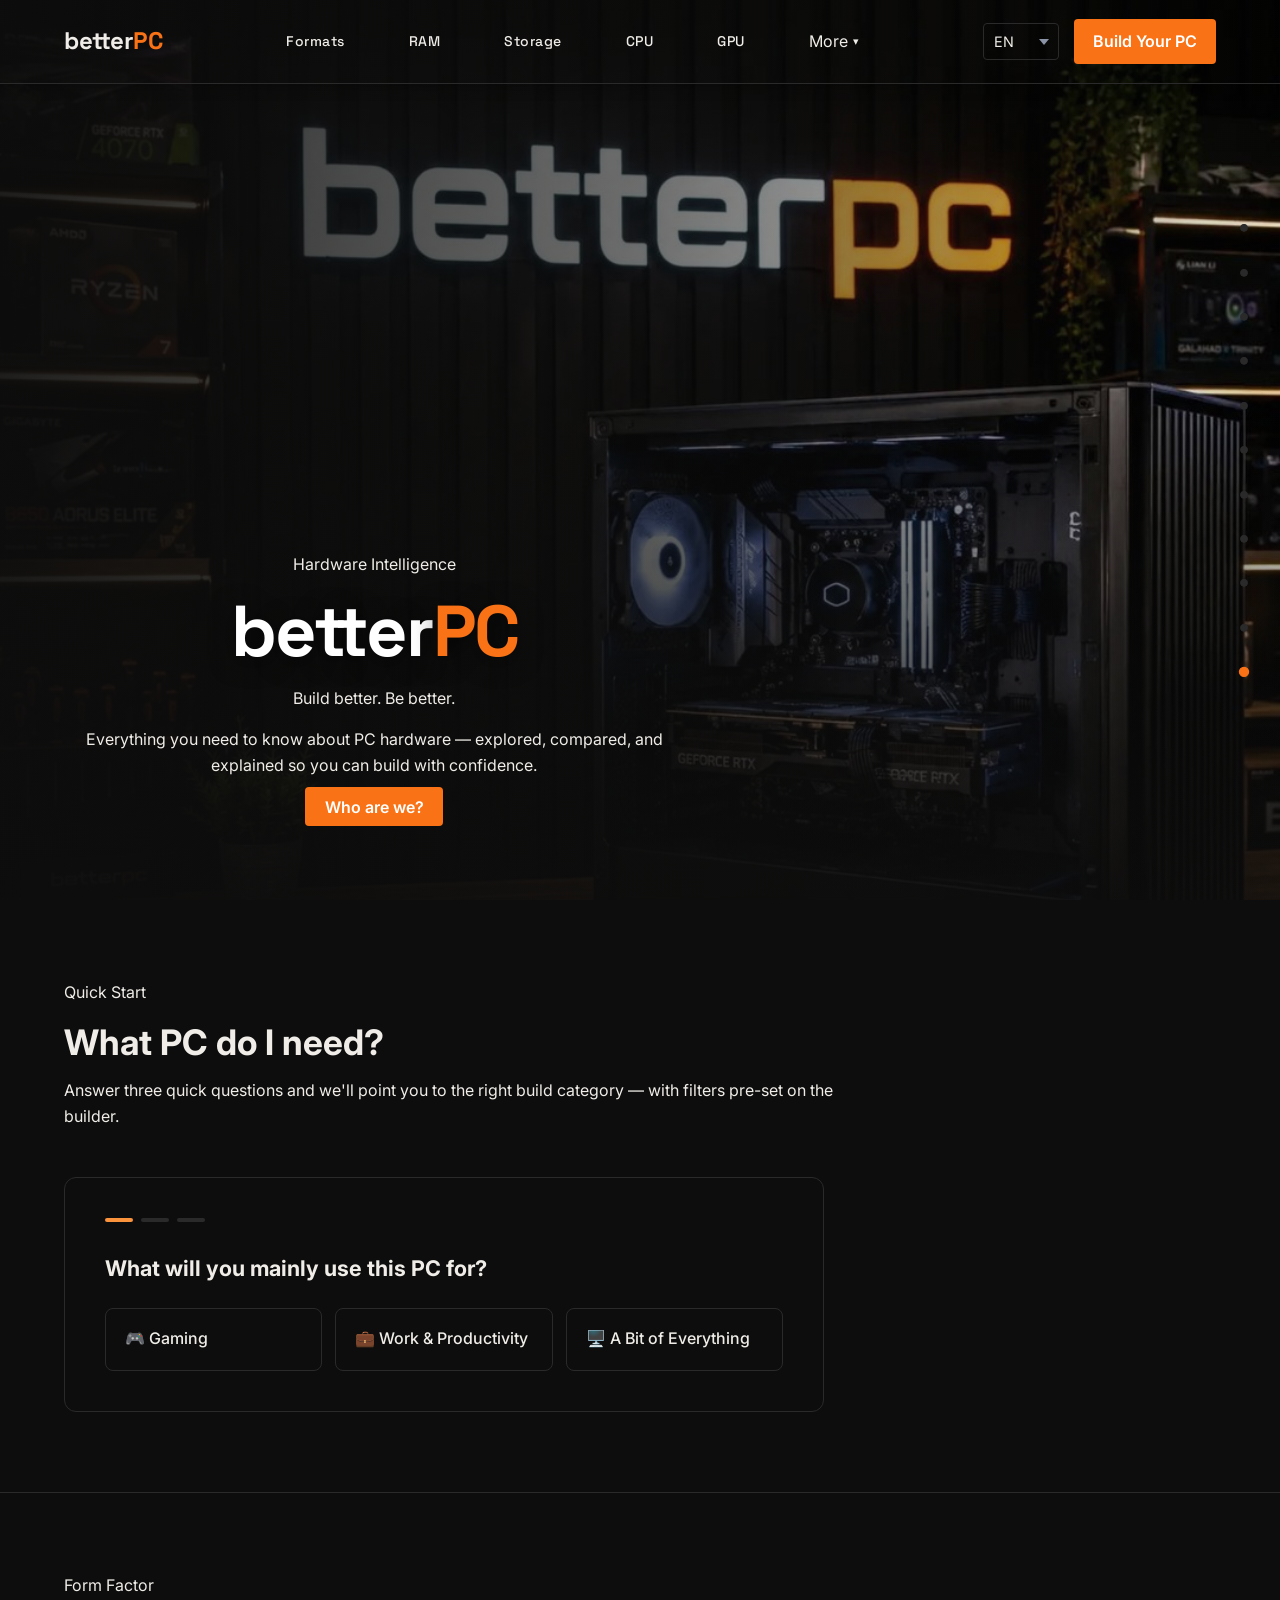
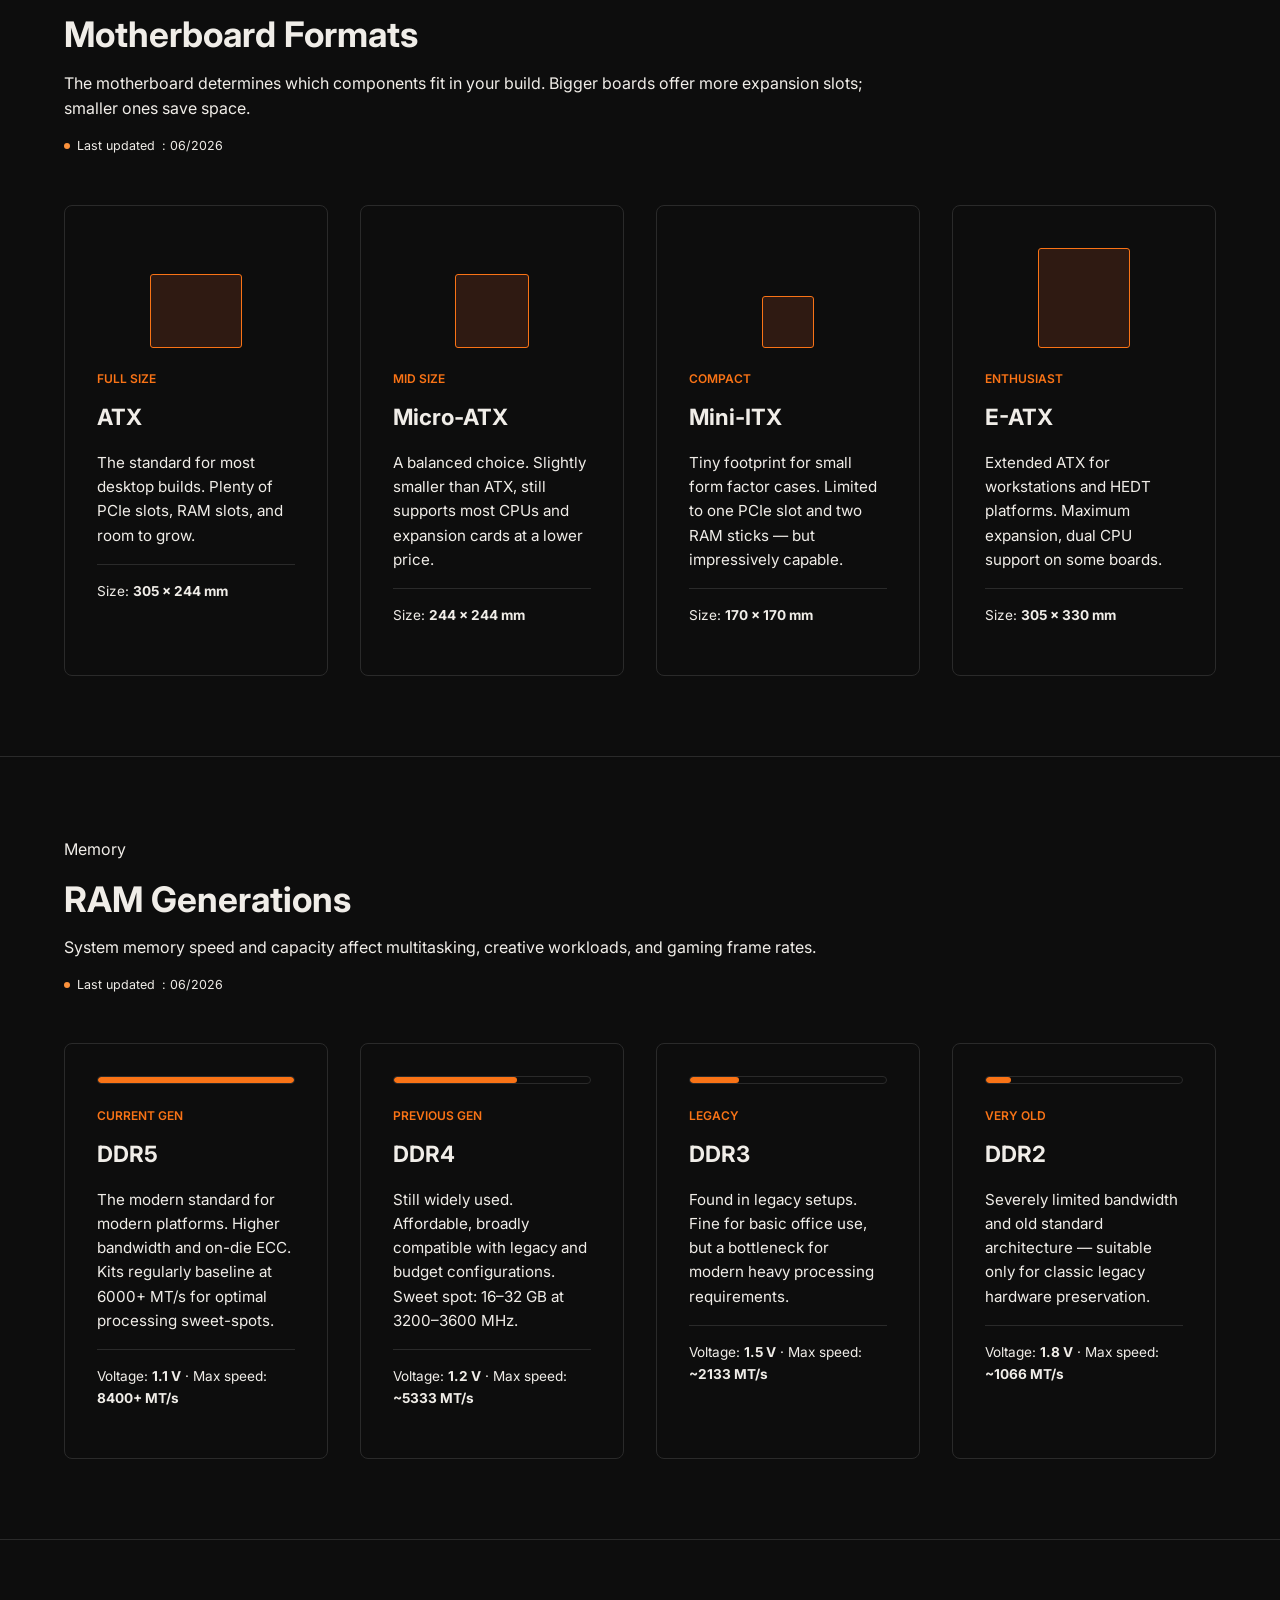
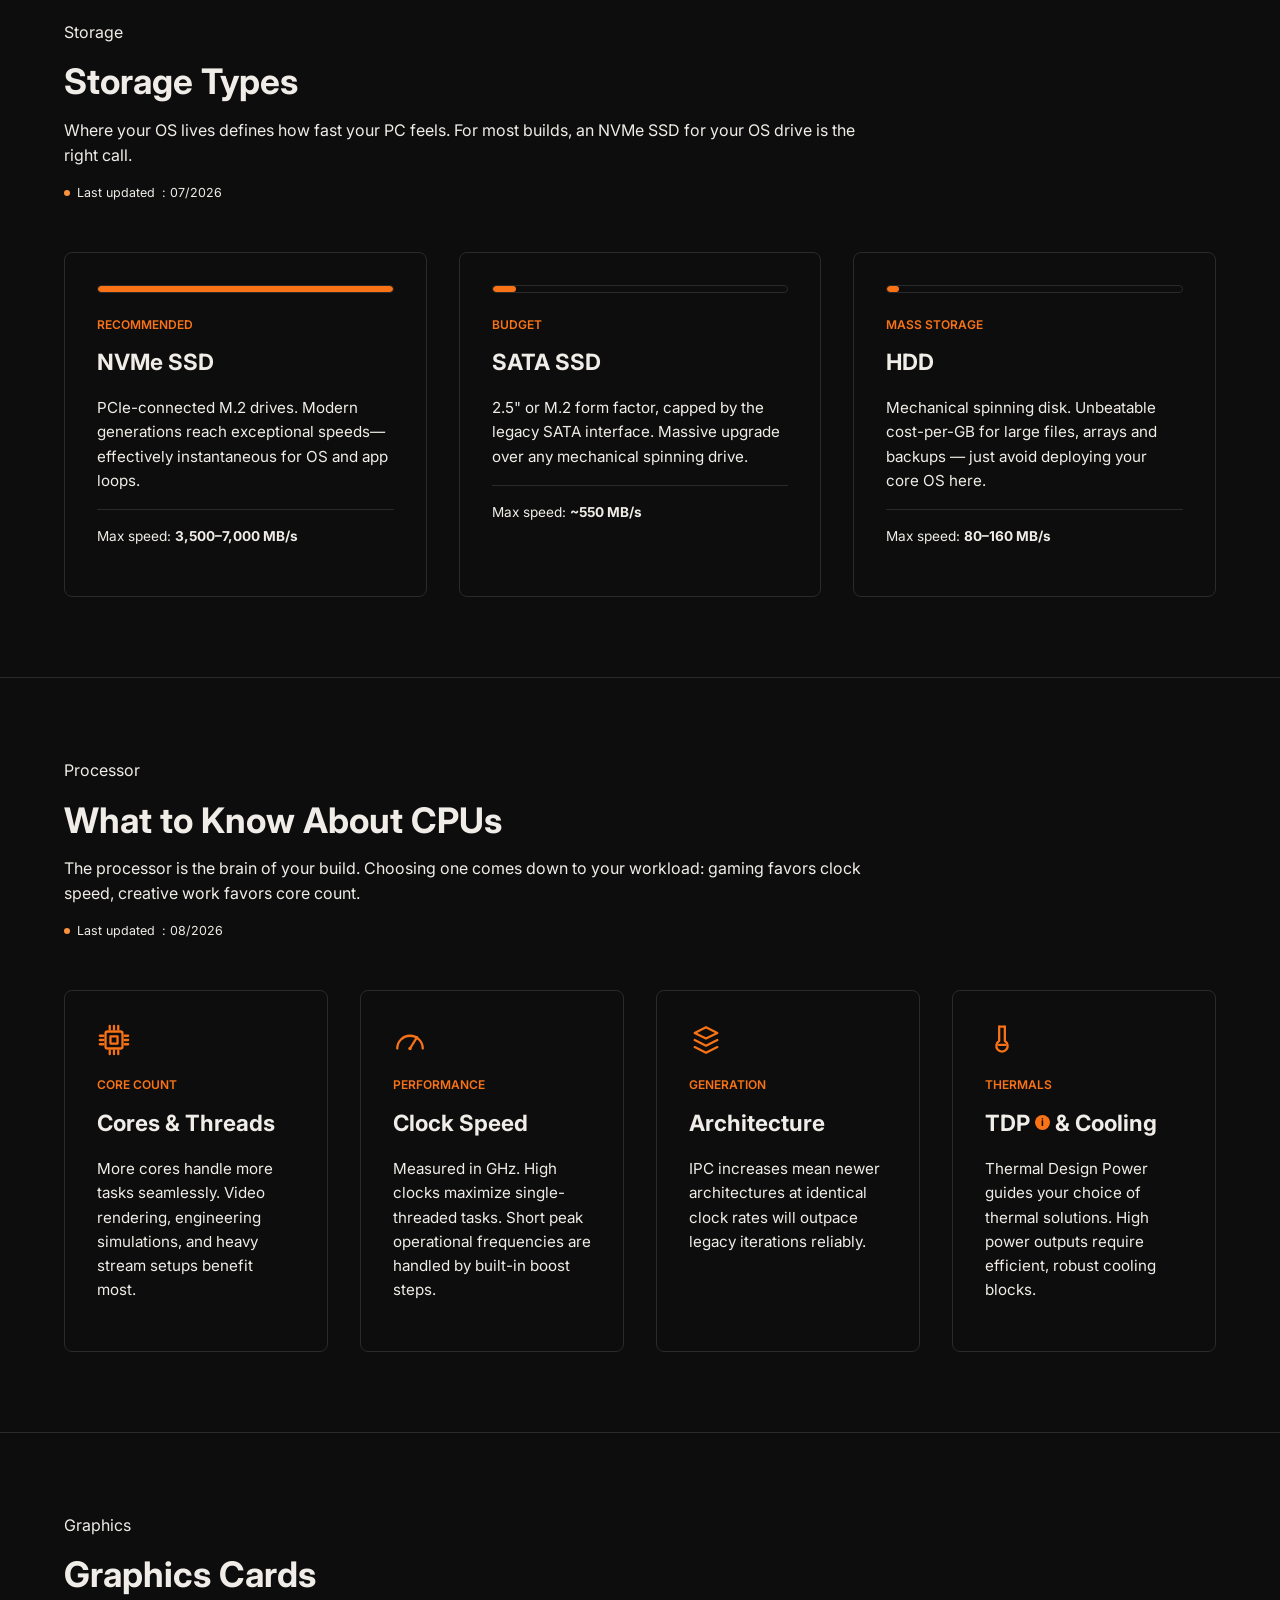
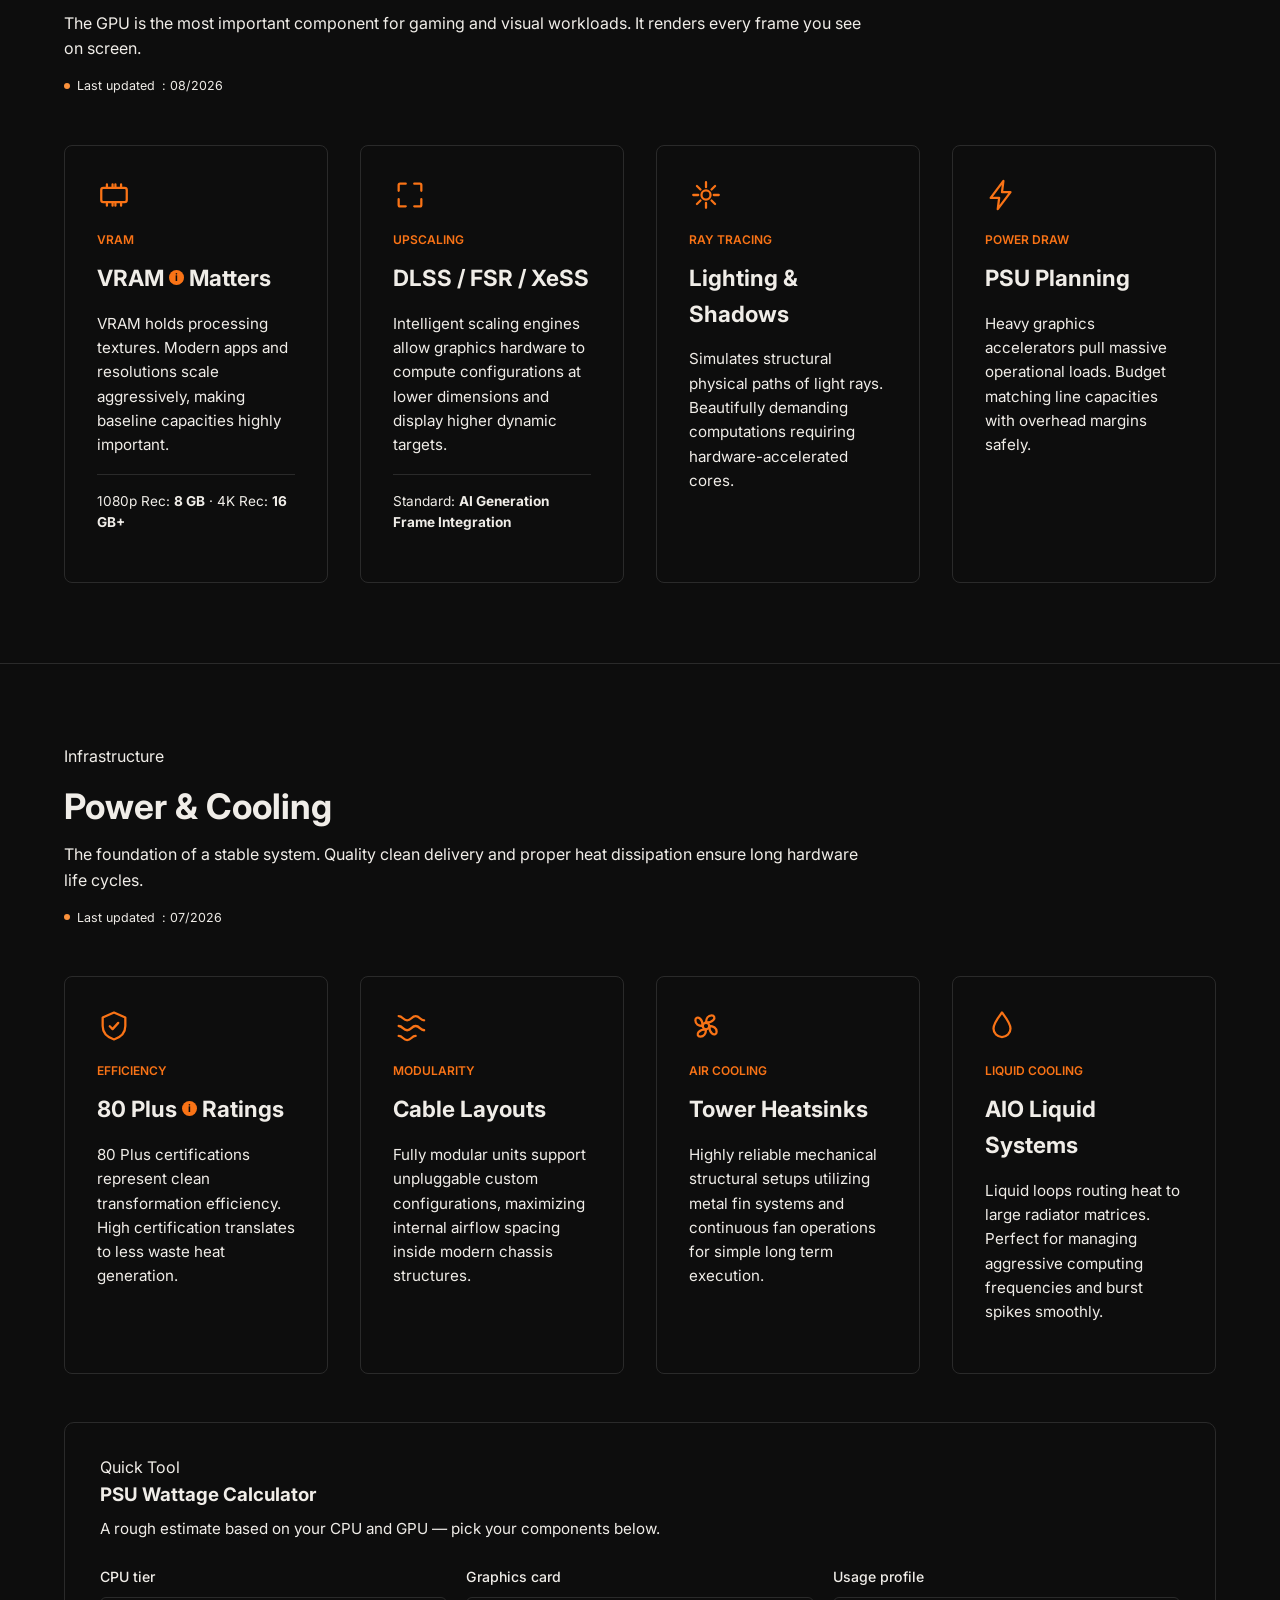
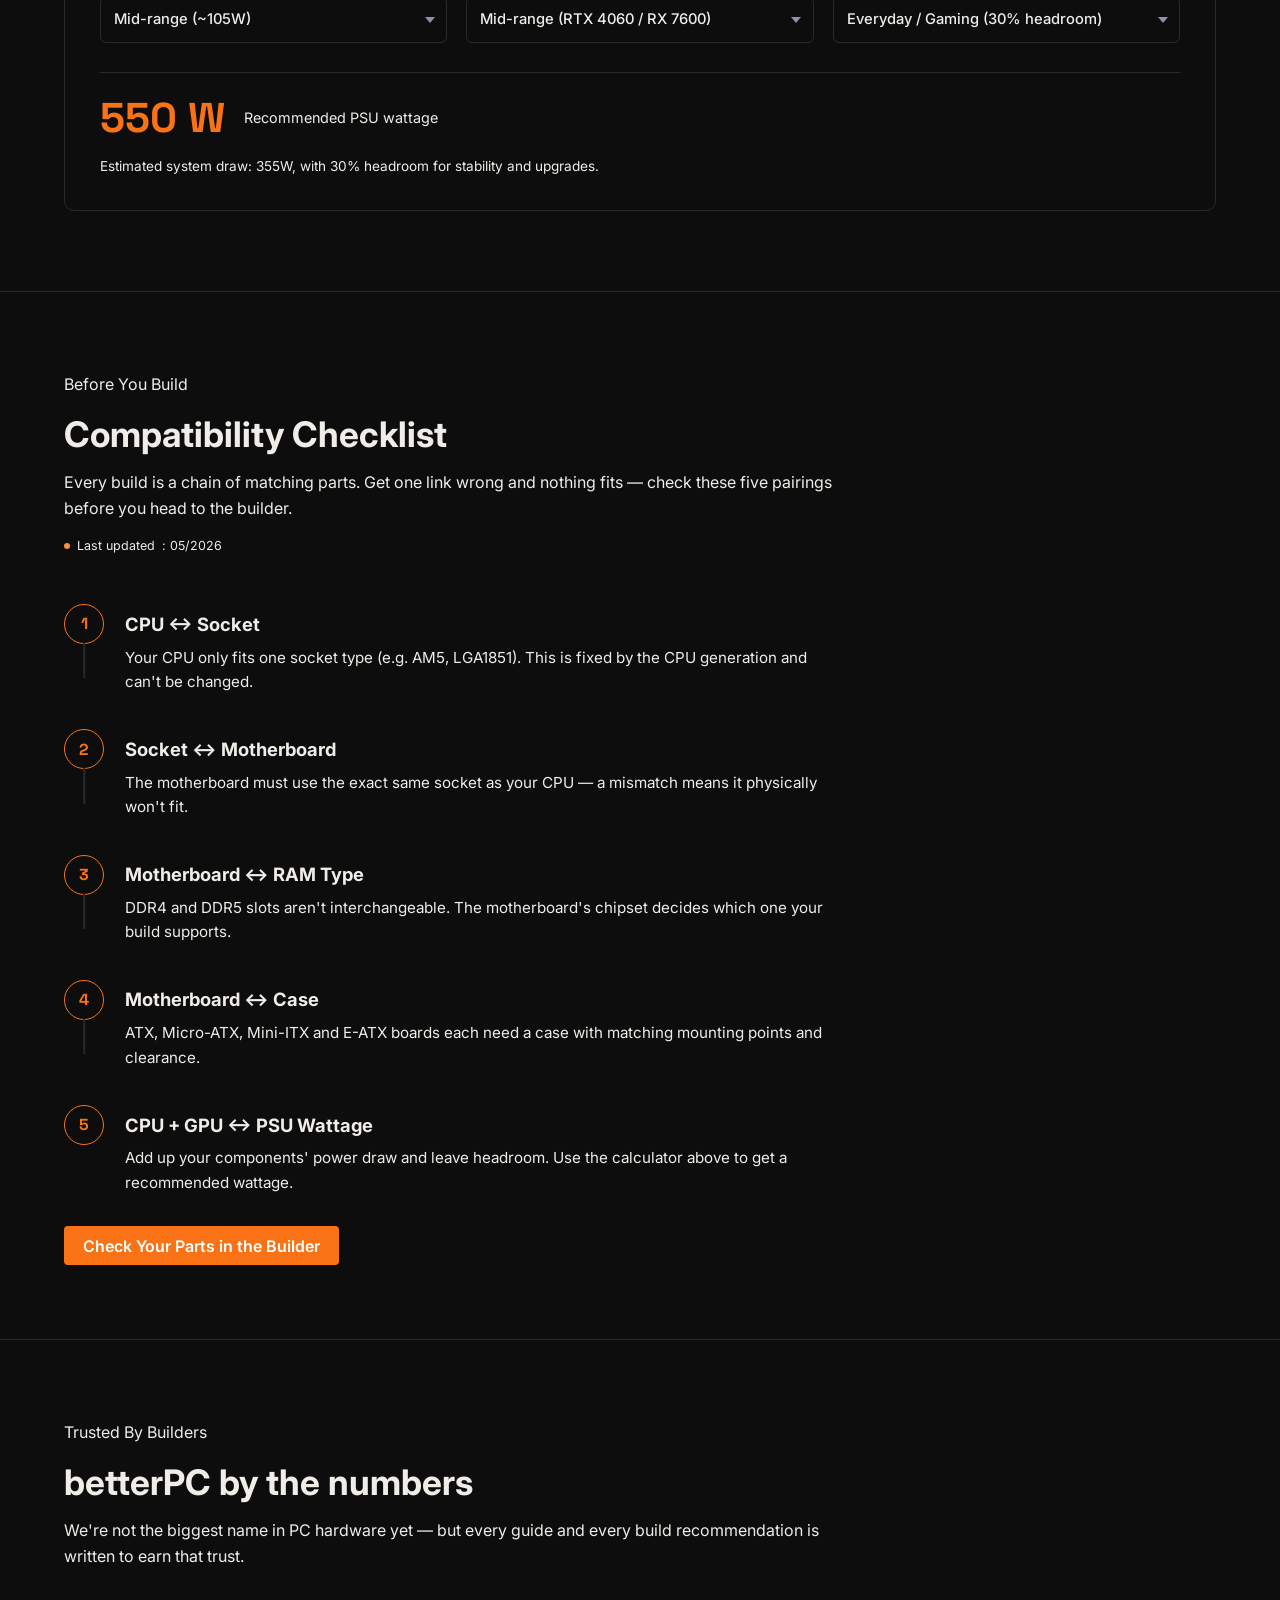
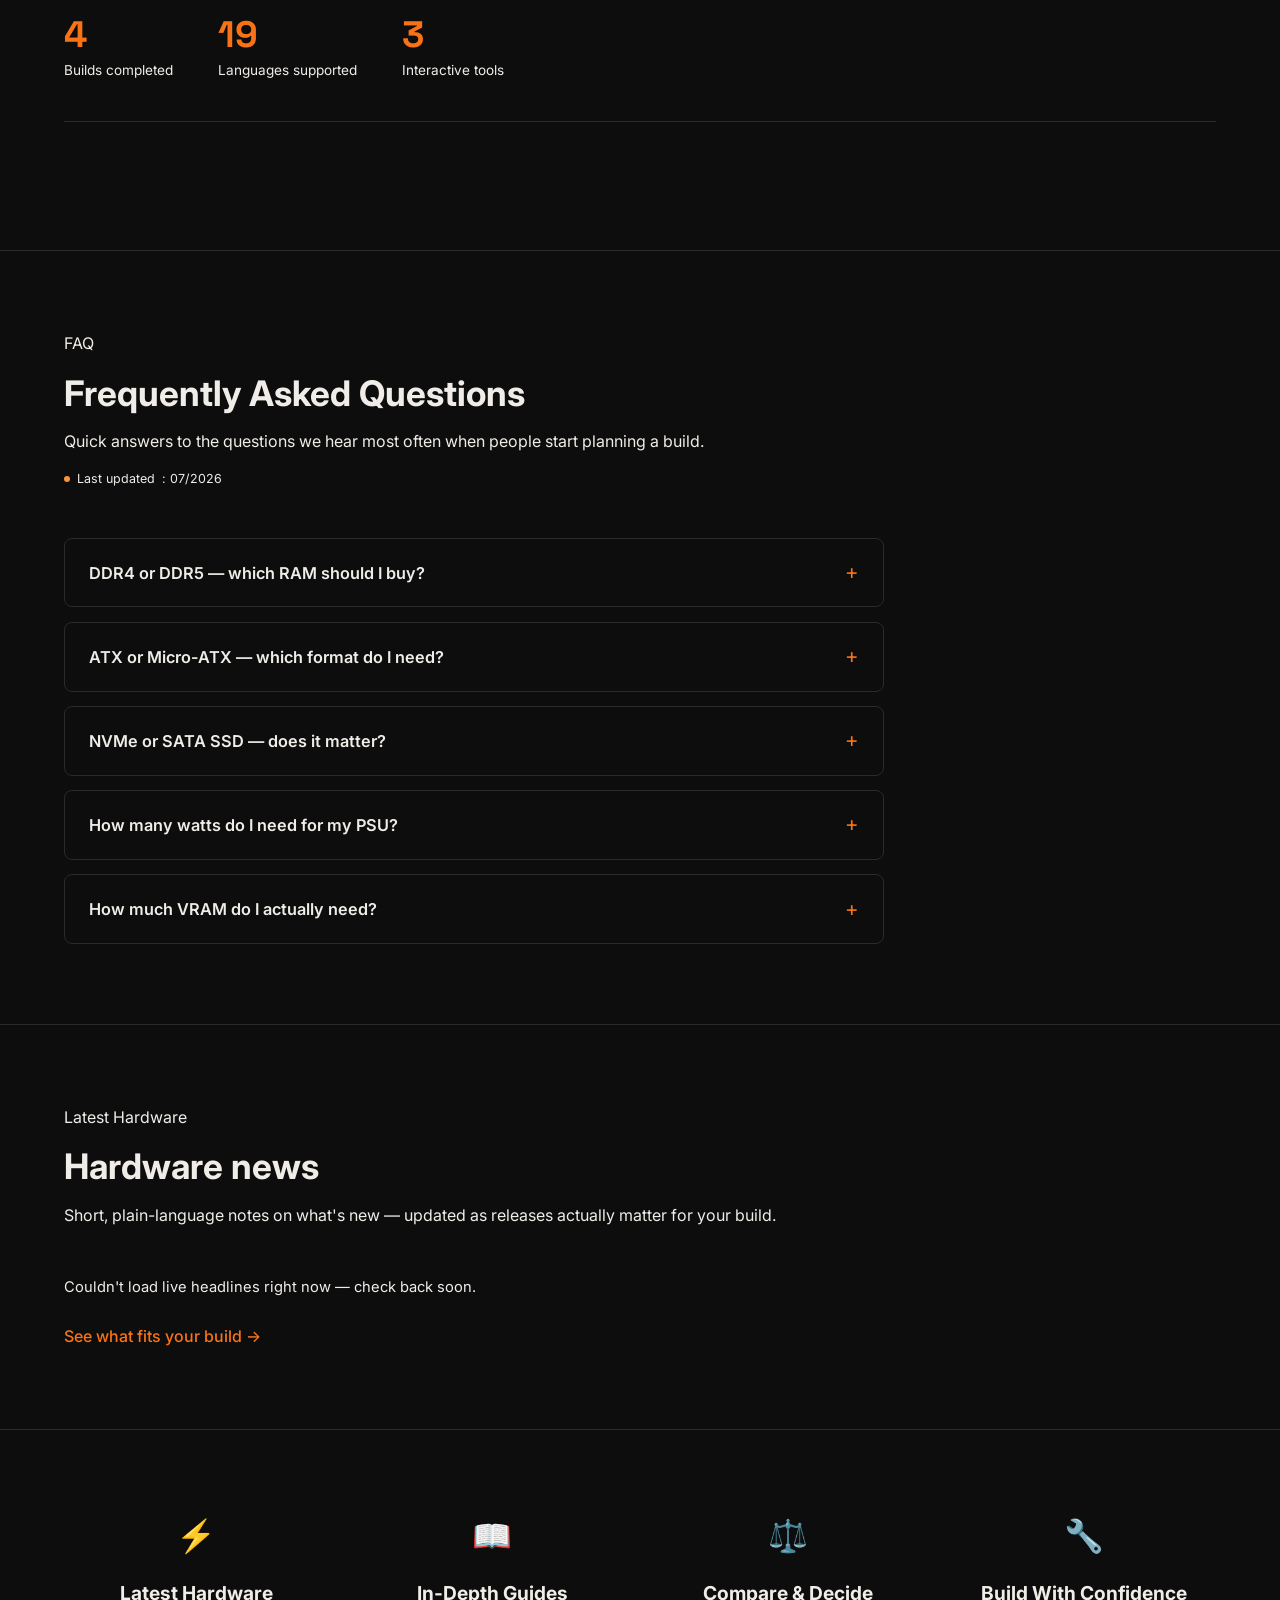
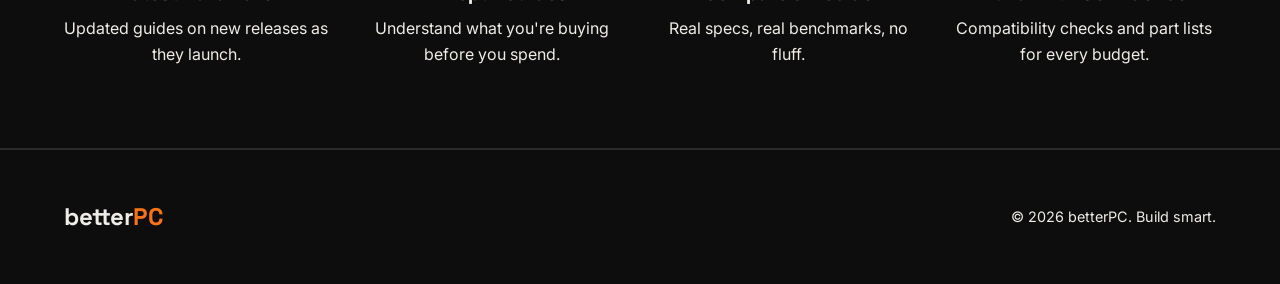
<file: index.html>
<!DOCTYPE html>
<html lang="en">
<head>
  <meta charset="UTF-8">
  <meta name="viewport" content="width=device-width, initial-scale=1.0">
  <title>betterPC | Hardware Intelligence & PC Builder</title>
  <meta name="description" content="Everything you need to know about PC hardware — explored, compared, and explained so you can build with confidence.">
  <link rel="canonical" href="https://betterpcgreece.github.io/">
  <link rel="icon" href="favicon.svg" type="image/svg+xml">

  <meta property="og:type" content="website">
  <meta property="og:site_name" content="betterPC">
  <meta property="og:title" content="betterPC | Hardware Intelligence & PC Builder">
  <meta property="og:description" content="Everything you need to know about PC hardware — explored, compared, and explained so you can build with confidence.">
  <meta property="og:url" content="https://betterpcgreece.github.io/">
  <meta property="og:image" content="https://betterpcgreece.github.io/images/formats.webp">
  <meta name="twitter:card" content="summary_large_image">
  <meta name="twitter:title" content="betterPC | Hardware Intelligence & PC Builder">
  <meta name="twitter:description" content="Everything you need to know about PC hardware — explored, compared, and explained so you can build with confidence.">
  <meta name="twitter:image" content="https://betterpcgreece.github.io/images/formats.webp">

  <script type="application/ld+json">
  {
    "@context": "https://schema.org",
    "@graph": [
      {
        "@type": "Organization",
        "@id": "https://betterpcgreece.github.io/#organization",
        "name": "betterPC",
        "url": "https://betterpcgreece.github.io/",
        "logo": {
          "@type": "ImageObject",
          "url": "https://betterpcgreece.github.io/favicon.svg"
        },
        "description": "Everything you need to know about PC hardware — explored, compared, and explained so you can build with confidence.",
        "sameAs": [
          "https://www.instagram.com/betterpcgreece/",
          "https://linktr.ee/betterpcgreece",
          "https://github.com/betterpcgreece"
        ]
      },
      {
        "@type": "WebSite",
        "@id": "https://betterpcgreece.github.io/#website",
        "url": "https://betterpcgreece.github.io/",
        "name": "betterPC",
        "publisher": { "@id": "https://betterpcgreece.github.io/#organization" },
        "inLanguage": "en"
      },
      {
        "@type": "WebPage",
        "@id": "https://betterpcgreece.github.io/#webpage",
        "url": "https://betterpcgreece.github.io/",
        "name": "betterPC | Hardware Intelligence & PC Builder",
        "isPartOf": { "@id": "https://betterpcgreece.github.io/#website" },
        "description": "Everything you need to know about PC hardware — explored, compared, and explained so you can build with confidence."
      }
    ]
  }
  </script>

  <link href="https://fonts.googleapis.com" rel="preconnect">
  <link rel="preconnect" href="https://fonts.gstatic.com" crossorigin>
  <link href="https://fonts.googleapis.com/css2?family=Space+Grotesk:wght@400;500;600;700&family=Inter:wght@300;400;500;600;700&display=swap" rel="stylesheet">
  <link rel="stylesheet" href="style.css">
  <style>
    /* Page-specific overrides and sections for index.html
       (shared reset, tokens, nav, footer live in style.css) */
    html, body { max-width: 100%; overflow-x: hidden; }
    section, header.hero { scroll-margin-top: 90px; }
    body { line-height: 1.6; }

    /* ── HERO ── */
  .hero {
    min-height: 100vh;
    display: flex;
    flex-direction: column;
    justify-content: flex-end;
    padding: 0 5% 80px;
    position: relative;
    overflow: hidden;
    background-image: url("images/background.jpg");
    background-size: cover;
    background-position: center 20%;
  }
  .hero::before {
    content: '';
    position: absolute;
    inset: 0;
    background:
      linear-gradient(to right, rgba(13,13,13,0.93) 0%, rgba(13,13,13,0.6) 50%, rgba(13,13,13,0.1) 100%),
      linear-gradient(to top, rgba(13,13,13,0.85) 0%, transparent 55%);
    pointer-events: none;
  }

  .hero-content {
    position: relative;
    z-index: 1;
    display: grid;
    grid-template-columns: 1fr;
    max-width: 1200px;
    width: 100%;
    margin: 0 auto;
  }

  .hero-left {
    max-width: 620px;
  }

  .hero-eyebrow {
    font-family: 'Space Grotesk', sans-serif;
    font-size: 0.78rem;
    font-weight: 600;
    letter-spacing: 3px;
    text-transform: uppercase;
    color: var(--accent2);
    margin-bottom: 1rem;
    text-shadow: 0 2px 12px rgba(0,0,0,0.6);
  }

  .hero-content h1 {
    font-family: 'Space Grotesk', sans-serif;
    font-size: clamp(2.6rem, 6vw, 4.5rem);
    font-weight: 700;
    letter-spacing: -2px;
    color: #fff;
    line-height: 1.05;
    margin-bottom: 0.8rem;
    text-shadow: 0 4px 24px rgba(0,0,0,0.55);
  }
  .hero-content h1 span { color: var(--accent); }

  .hero-tagline {
    font-family: 'Space Grotesk', sans-serif;
    font-size: 1.25rem;
    font-weight: 600;
    color: var(--accent2);
    margin-bottom: 1.2rem;
    text-shadow: 0 2px 12px rgba(0,0,0,0.6);
  }

  .hero-desc {
    font-size: 1.05rem;
    color: #F5F3EF;
    line-height: 1.7;
    margin-bottom: 1.6rem;
    text-shadow: 0 2px 14px rgba(0,0,0,0.7);
    max-width: 520px;
  }
    nav { display: flex; justify-content: space-between; align-items: center; padding: 1.2rem 5%; background: var(--bg-secondary); border-bottom: 1px solid var(--border); position: fixed; top: 0; left: 0; right: 0; width: 100%; z-index: 100; box-shadow: 0 2px 12px rgba(0,0,0,0.35); gap: 1rem; }
    .logo { font-size: 1.5rem; font-weight: 700; flex-shrink: 0; }

    /* ── Section links (desktop: inline / mobile: collapsible via hamburger) ── */
    .nav-links { display: flex; align-items: center; flex: 1; justify-content: center; }
    .nav-links a { margin: 0 1rem; color: var(--text-muted); text-decoration: none; transition: color 0.3s; white-space: nowrap; }
    .nav-links a:hover { color: var(--text-main); }

    /* ── "More" dropdown (desktop) ── */
    .nav-more { position: relative; margin: 0 1rem; }
    .nav-more-trigger {
      display: inline-flex; align-items: center; gap: 0.3rem;
      background: none; border: none; padding: 0; margin: 0;
      color: var(--text-muted); font: inherit; cursor: pointer;
      transition: color 0.3s;
    }
    .nav-more-trigger:hover, .nav-more.open .nav-more-trigger { color: var(--text-main); }
    .nav-more-arrow { font-size: 0.7em; transition: transform 0.25s ease; }
    .nav-more.open .nav-more-arrow { transform: rotate(180deg); }
    .nav-more-menu {
      position: absolute; top: calc(100% + 0.7rem); left: 50%;
      transform: translateX(-50%) translateY(-6px);
      background: var(--bg-secondary); border: 1px solid var(--border); border-radius: 8px;
      box-shadow: 0 10px 24px rgba(0,0,0,0.35);
      min-width: 190px; padding: 0.5rem; display: flex; flex-direction: column; gap: 0.1rem;
      opacity: 0; visibility: hidden; transition: opacity 0.2s ease, transform 0.2s ease, visibility 0.2s;
      z-index: 150;
    }
    .nav-more.open .nav-more-menu { opacity: 1; visibility: visible; transform: translateX(-50%) translateY(0); }
    .nav-more-menu a { margin: 0 !important; padding: 0.6rem 0.8rem !important; border-radius: 6px; border-bottom: none !important; }
    .nav-more-menu a:hover { background: var(--bg-primary); }

    /* ── Actions that must always stay reachable: language + Build Your PC + hamburger ── */
    .nav-actions { display: flex; align-items: center; gap: 0.9rem; flex-shrink: 0; }

    /* ── Hamburger button (hidden on desktop, only toggles the section links) ── */
    .nav-toggle {
      display: none;
      -webkit-appearance: none;
      -moz-appearance: none;
      appearance: none;
      flex-direction: column;
      justify-content: space-between;
      width: 26px;
      height: 18px;
      background: none;
      border: none;
      outline: none;
      box-shadow: none;
      padding: 0;
      cursor: pointer;
      z-index: 200;
      flex-shrink: 0;
      order: 3;
    }
    .nav-toggle span {
      display: block;
      height: 2px;
      width: 100%;
      background: var(--text-main);
      border-radius: 2px;
      transition: transform 0.3s ease, opacity 0.25s ease;
    }
    .nav-toggle.active span:nth-child(1) { transform: translateY(8px) rotate(45deg); }
    .nav-toggle.active span:nth-child(2) { opacity: 0; }
    .nav-toggle.active span:nth-child(3) { transform: translateY(-8px) rotate(-45deg); }

    @media (max-width: 860px) {
      .nav-toggle { display: flex; }
      .nav-links {
        position: absolute;
        top: 100%;
        left: 0;
        right: 0;
        flex-direction: column;
        align-items: stretch;
        gap: 0;
        background: var(--bg-secondary);
        border-bottom: 1px solid var(--border);
        box-shadow: 0 10px 24px rgba(0,0,0,0.4);
        max-height: 0;
        overflow: hidden;
        opacity: 0;
        padding: 0 5%;
        transition: max-height 0.35s ease, opacity 0.25s ease, padding 0.35s ease;
      }
      .nav-links.open { max-height: 600px; opacity: 1; padding: 1.25rem 5% 1.75rem; overflow: visible; }
      .nav-links a { margin: 0; padding: 0.65rem 0; border-bottom: 1px solid var(--border); }

      /* Flatten the "More" dropdown into the stacked mobile menu — no popup, just inline items */
      .nav-more { margin: 0; width: 100%; }
      .nav-more-trigger { display: none; }
      .nav-more-menu {
        position: static; transform: none; opacity: 1; visibility: visible;
        background: none; border: none; box-shadow: none; padding: 0; min-width: 0;
      }
      .nav-more-menu a { padding: 0.65rem 0 !important; border-bottom: 1px solid var(--border) !important; }

      /* Language + Build Your PC stay visible in the nav bar itself — never hidden inside the hamburger.
         Row 1: language selector + hamburger. Row 2: full-width Build Your PC button —
         this keeps long translated labels (e.g. Georgian, Romanian) from ever clipping off-screen. */
      nav { flex-wrap: wrap; row-gap: 0.7rem; padding: 1rem 5%; }
      .nav-actions { flex: 1 1 auto; flex-wrap: wrap; justify-content: flex-end; row-gap: 0.7rem; gap: 0.6rem; }
      .lang-select { order: 1; min-width: 0; padding: 0.4rem 1.5rem 0.4rem 0.55rem; font-size: 0.8rem; }
      .nav-toggle { order: 2; }
      .btn-build { order: 3; flex: 1 1 100%; text-align: center; box-sizing: border-box; padding: 0.6rem 0.75rem; font-size: 0.88rem; }
    }

    /* ── RTL adjustments (Arabic) ── */
    html[dir="rtl"] .lang-select { background-position: left 0.55rem center; padding: 0.4rem 0.6rem 0.4rem 1.7rem; }

    /* ── Language selector: native <select>, single border, no nested "double frame" ── */
    .lang-select {
      appearance: none;
      -webkit-appearance: none;
      -moz-appearance: none;
      background-color: var(--bg-primary);
      color: var(--text-main);
      border: 1px solid var(--border);
      border-radius: 4px;
      padding: 0.4rem 1.7rem 0.4rem 0.6rem;
      font: inherit;
      font-size: 0.9rem;
      cursor: pointer;
      min-width: 76px;
      background-image: url("data:image/svg+xml,%3Csvg xmlns='http://www.w3.org/2000/svg' width='10' height='6' viewBox='0 0 10 6'%3E%3Cpath d='M0 0L5 6L10 0Z' fill='%238a94a6'/%3E%3C/svg%3E");
      background-repeat: no-repeat;
      background-position: right 0.6rem center;
    }
    .lang-select:focus-visible { outline: none; box-shadow: 0 0 0 2px var(--accent); }
    /* Browsers largely ignore custom styling on the open dropdown popup and render it
       with their own (usually white/light) background — so give the options an explicit
       dark-on-light color pair here instead of relying on the dark theme variables,
       otherwise the light theme text becomes unreadable on that light popup. */
    .lang-select option { background-color: #ffffff; color: #1a1a1a; }

    .btn-build { background: var(--accent); color: white; padding: 0.6rem 1.2rem; text-decoration: none; border-radius: 4px; font-weight: 600; }
    
    header { padding: 6rem 5%; text-align: center; background: radial-gradient(circle at center, #232b38 0%, var(--bg-primary) 70%); }
    header h1 { font-size: 3.5rem; margin: 0.5rem 0; }
    header p { color: var(--text-muted); max-width: 600px; margin: 1rem auto; }
    .btn-sub { display: inline-block; margin-top: 1rem; color: var(--accent); text-decoration: none; font-weight: 500; }

    section { padding: 5rem 5%; border-bottom: 1px solid var(--border); }
    .section-intro { max-width: 800px; margin-bottom: 3rem; }
    .section-intro data-tag { color: var(--accent); text-transform: uppercase; font-size: 0.85rem; font-weight: 700; letter-spacing: 1px; }
    .section-intro h2 { font-size: 2.2rem; margin: 0.5rem 0; }
    .section-intro p { color: var(--text-muted); }
    
    .grid-4 { display: grid; grid-template-columns: repeat(auto-fit, minmax(240px, 1fr)); gap: 2rem; }
    .card { background: var(--bg-secondary); padding: 2rem; border-radius: 8px; border: 1px solid var(--border); }
    .card .tag { font-size: 0.75rem; color: var(--accent); font-weight: 600; text-transform: uppercase; }
    .card h3 { font-size: 1.4rem; margin: 0.5rem 0 1rem 0; }
    .card p { color: var(--text-muted); font-size: 0.95rem; margin-bottom: 1rem; }
    .card .meta { font-size: 0.85rem; border-top: 1px solid var(--border); padding-top: 1rem; color: var(--text-muted); }
    .card .meta strong { color: var(--text-main); }

    /* ── Small line-icon shown at the top of conceptual cards (CPU/GPU/PSU/Cooling) ── */
    .card-icon { width: 34px; height: 34px; color: var(--accent); margin-bottom: 0.9rem; }
    .card-icon svg { width: 100%; height: 100%; display: block; }

    /* ── Formats: proportional size diagram so board sizes are visually comparable ── */
    .size-viz { height: 110px; display: flex; align-items: flex-end; justify-content: center; margin-bottom: 1.1rem; }
    .size-viz .board {
      background: rgba(255, 107, 53, 0.14);
      border: 1.5px solid var(--accent);
      border-radius: 3px;
    }

    /* ── RAM / Storage: horizontal speed-comparison bar ── */
    .speed-viz { margin-bottom: 1.1rem; }
    .speed-viz .bar-track { background: var(--bg-primary); border: 1px solid var(--border); border-radius: 4px; height: 8px; overflow: hidden; }
    .speed-viz .bar-fill { height: 100%; background: var(--accent); border-radius: 4px; min-width: 4%; }

    /* ── FAQ accordion ── */
    .faq-list { max-width: 820px; display: flex; flex-direction: column; gap: 0.9rem; }
    .faq-item {
      background: var(--bg-secondary);
      border: 1px solid var(--border);
      border-radius: 8px;
      padding: 0 1.5rem;
    }
    .faq-item summary {
      list-style: none;
      cursor: pointer;
      padding: 1.3rem 0;
      font-weight: 600;
      font-size: 1.02rem;
      display: flex;
      align-items: center;
      justify-content: space-between;
      gap: 1rem;
    }
    .faq-item summary::-webkit-details-marker { display: none; }
    .faq-item summary::after {
      content: '+';
      flex-shrink: 0;
      font-size: 1.3rem;
      font-weight: 400;
      color: var(--accent);
      transition: transform 0.25s ease;
      line-height: 1;
    }
    .faq-item[open] summary::after { transform: rotate(45deg); }
    .faq-item p { color: var(--text-muted); font-size: 0.95rem; line-height: 1.65; padding-bottom: 1.3rem; margin: 0; }

    /* ── Glossary tooltip: small (i) badge next to jargon terms (TDP, VRAM, 80 Plus…) ── */
    .gloss {
      position: relative;
      display: inline-flex;
      align-items: center;
      gap: 0.3rem;
      cursor: help;
      border-bottom: 1px dashed var(--text-muted);
    }
    .gloss-icon {
      display: inline-flex;
      align-items: center;
      justify-content: center;
      width: 15px;
      height: 15px;
      border-radius: 50%;
      background: var(--accent);
      color: #0d0d0d;
      font-size: 0.65rem;
      font-weight: 700;
      font-style: normal;
      line-height: 1;
      flex-shrink: 0;
    }
    .gloss-tip {
      position: absolute;
      bottom: calc(100% + 10px);
      left: 50%;
      transform: translateX(-50%) translateY(4px);
      width: min(240px, 70vw);
      background: var(--bg-primary);
      border: 1px solid var(--border);
      border-radius: 8px;
      padding: 0.75rem 0.9rem;
      font-size: 0.8rem;
      line-height: 1.55;
      font-weight: 400;
      text-transform: none;
      letter-spacing: normal;
      color: var(--text-muted);
      text-align: left;
      box-shadow: 0 10px 28px rgba(0,0,0,0.45);
      opacity: 0;
      visibility: hidden;
      transition: opacity 0.2s ease, transform 0.2s ease;
      z-index: 30;
      pointer-events: none;
    }
    .gloss-tip::after {
      content: '';
      position: absolute;
      top: 100%;
      left: 50%;
      transform: translateX(-50%);
      border: 6px solid transparent;
      border-top-color: var(--border);
    }
    .gloss:hover .gloss-tip,
    .gloss:focus .gloss-tip,
    .gloss:focus-within .gloss-tip,
    .gloss.gloss-open .gloss-tip {
      opacity: 1;
      visibility: visible;
      transform: translateX(-50%) translateY(0);
    }

    /* ── Compatibility checklist: connected stepper of "must match" pairings ── */
    .compat-list { max-width: 760px; display: flex; flex-direction: column; }
    .compat-step { position: relative; display: flex; gap: 1.3rem; padding-bottom: 2.2rem; }
    .compat-step:last-child { padding-bottom: 0; }
    .compat-step-num {
      flex-shrink: 0;
      width: 40px;
      height: 40px;
      border-radius: 50%;
      background: var(--bg-secondary);
      border: 1.5px solid var(--accent);
      color: var(--accent);
      display: flex;
      align-items: center;
      justify-content: center;
      font-family: 'Space Grotesk', sans-serif;
      font-weight: 700;
      position: relative;
      z-index: 1;
    }
    .compat-step:not(:last-child) .compat-step-num::after {
      content: '';
      position: absolute;
      top: 100%;
      left: 50%;
      transform: translateX(-50%);
      width: 1.5px;
      height: 2.2rem;
      background: var(--border);
    }
    .compat-step-body h3 { font-size: 1.15rem; margin: 0.35rem 0 0.4rem; }
    .compat-step-body p { color: var(--text-muted); font-size: 0.95rem; line-height: 1.6; margin: 0; }
    .compat-cta { margin-top: 2.4rem; }

    /* ── Last updated badge (per section) ── */
    .section-updated { display: inline-flex; align-items: center; gap: 0.45rem; font-size: 0.78rem; color: var(--text-muted); margin-top: 0.9rem; }
    .section-updated .dot { width: 6px; height: 6px; border-radius: 50%; background: var(--accent2); flex-shrink: 0; }

    /* ── Trust / social proof stats bar ── */
    .stats-bar { display: flex; flex-wrap: wrap; gap: 2.8rem; margin-bottom: 3rem; padding-bottom: 2.5rem; border-bottom: 1px solid var(--border); }
    .stat-item { text-align: left; }
    .stat-num { font-family: 'Space Grotesk', sans-serif; font-size: 2.3rem; font-weight: 700; color: var(--accent); line-height: 1; }
    .stat-label { font-size: 0.85rem; color: var(--text-muted); margin-top: 0.35rem; }

    /* ── News / latest hardware feed ── */
    .news-grid { display: grid; grid-template-columns: repeat(auto-fit, minmax(260px, 1fr)); gap: 1.6rem; }
    .news-card { background: var(--bg-secondary); border: 1px solid var(--border); border-radius: 8px; padding: 1.8rem; display: flex; flex-direction: column; gap: 0.6rem; }
    .news-date { font-size: 0.78rem; color: var(--accent); font-weight: 600; text-transform: uppercase; letter-spacing: 0.5px; }
    .news-card h3 { font-size: 1.1rem; margin: 0; }
    .news-card p { color: var(--text-muted); font-size: 0.92rem; line-height: 1.55; margin: 0; }
    .news-card a.news-link { color: inherit; text-decoration: none; }
    .news-card a.news-link:hover h3 { color: var(--accent); }
    .news-source { font-size: 0.75rem; color: var(--text-muted); opacity: 0.8; margin-top: auto; padding-top: 0.4rem; }
    .news-status { grid-column: 1 / -1; color: var(--text-muted); font-size: 0.92rem; }
    .news-cta { margin-top: 0.5rem; }

    .features-grid { display: grid; grid-template-columns: repeat(auto-fit, minmax(220px, 1fr)); gap: 2rem; text-align: center; }
    .feature-item div { font-size: 2rem; margin-bottom: 1rem; }
    .feature-item h4 { font-size: 1.2rem; margin-bottom: 0.5rem; }

    footer { padding: 3rem 5%; display: flex; justify-content: space-between; align-items: center; background: var(--bg-secondary); color: var(--text-muted); font-size: 0.9rem; }

    /* ══════════════════════════════════════════════════════════════
       QUIZ WIZARD — "What PC do I need?"
       ══════════════════════════════════════════════════════════════ */
    .quiz-box {
      background: var(--bg-secondary);
      border: 1px solid var(--border);
      border-radius: 12px;
      padding: 2.5rem;
      max-width: 760px;
      position: relative;
      overflow: hidden;
    }
    .quiz-progress { display: flex; gap: 0.5rem; margin-bottom: 1.8rem; }
    .quiz-dot { width: 28px; height: 4px; border-radius: 2px; background: var(--border); transition: background 0.25s ease; }
    .quiz-dot.done { background: var(--accent); }
    .quiz-dot.active { background: var(--accent2); }

    .quiz-step { display: none; }
    .quiz-step.active { display: block; animation: quizFade 0.35s ease; }
    .quiz-question { font-size: 1.35rem; margin-bottom: 1.4rem; }
    .quiz-options { display: flex; flex-wrap: wrap; gap: 0.8rem; }
    .quiz-option {
      flex: 1 1 200px;
      background: var(--bg-primary);
      border: 1.5px solid var(--border);
      color: var(--text-main);
      border-radius: 8px;
      padding: 1.1rem 1.2rem;
      font: inherit;
      font-size: 1rem;
      font-weight: 500;
      text-align: left;
      cursor: pointer;
      transition: border-color 0.2s ease, transform 0.15s ease, background 0.2s ease;
    }
    .quiz-option:hover { border-color: var(--accent); transform: translateY(-2px); }
    .quiz-option:active { transform: translateY(0); }
    .quiz-back {
      margin-top: 1.5rem;
      background: none;
      border: none;
      color: var(--text-muted);
      font: inherit;
      font-size: 0.9rem;
      cursor: pointer;
      padding: 0;
    }
    .quiz-back:hover { color: var(--text-main); }

    .quiz-result { display: none; text-align: left; animation: quizFade 0.4s ease; }
    .quiz-result.active { display: block; }
    .quiz-result-tag { font-size: 0.78rem; color: var(--accent); font-weight: 700; text-transform: uppercase; letter-spacing: 1px; margin-bottom: 0.6rem; }
    .quiz-result h3 { font-size: 1.7rem; margin-bottom: 0.7rem; }
    .quiz-result p { color: var(--text-muted); margin-bottom: 1.6rem; max-width: 560px; }
    .quiz-result-actions { display: flex; align-items: center; gap: 1.3rem; flex-wrap: wrap; }
    .quiz-restart { background: none; border: none; color: var(--text-muted); font: inherit; font-size: 0.9rem; cursor: pointer; text-decoration: underline; padding: 0; }
    .quiz-restart:hover { color: var(--text-main); }

    @keyframes quizFade { from { opacity: 0; transform: translateY(6px); } to { opacity: 1; transform: translateY(0); } }

    @media (max-width: 600px) {
      .quiz-box { padding: 1.6rem; }
      .quiz-option { flex: 1 1 100%; }
    }

    /* ══════════════════════════════════════════════════════════════
       PSU WATTAGE CALCULATOR
       ══════════════════════════════════════════════════════════════ */
    .psu-calc {
      margin-top: 3rem;
      background: var(--bg-primary);
      border: 1px solid var(--border);
      border-radius: 10px;
      padding: 2rem 2.2rem;
    }
    .psu-calc-head p { color: var(--text-muted); font-size: 0.95rem; margin: 0.4rem 0 1.6rem; }
    .psu-calc-grid { display: grid; grid-template-columns: repeat(auto-fit, minmax(200px, 1fr)); gap: 1.2rem; margin-bottom: 1.8rem; }
    .psu-calc-grid label { display: flex; flex-direction: column; gap: 0.5rem; font-size: 0.88rem; color: var(--text-muted); font-weight: 500; }
    .psu-calc-grid select {
      appearance: none;
      -webkit-appearance: none;
      background-color: var(--bg-secondary);
      color: var(--text-main);
      border: 1px solid var(--border);
      border-radius: 6px;
      padding: 0.65rem 2rem 0.65rem 0.8rem;
      font: inherit;
      font-size: 0.92rem;
      cursor: pointer;
      background-image: url("data:image/svg+xml,%3Csvg xmlns='http://www.w3.org/2000/svg' width='10' height='6' viewBox='0 0 10 6'%3E%3Cpath d='M0 0L5 6L10 0Z' fill='%238a94a6'/%3E%3C/svg%3E");
      background-repeat: no-repeat;
      background-position: right 0.7rem center;
    }
    .psu-calc-grid select:focus-visible { outline: none; box-shadow: 0 0 0 2px var(--accent); }
    .psu-calc-result {
      border-top: 1px solid var(--border);
      padding-top: 1.5rem;
      display: flex;
      align-items: baseline;
      flex-wrap: wrap;
      gap: 0.8rem 1.2rem;
    }
    .psu-calc-number { font-family: 'Space Grotesk', sans-serif; font-size: 2.6rem; font-weight: 700; color: var(--accent); line-height: 1; }
    .psu-calc-number span { }
    .psu-calc-label { color: var(--text-muted); font-size: 0.9rem; align-self: center; }
    .psu-calc-note { width: 100%; font-size: 0.85rem; color: var(--text-muted); margin-top: 0.3rem; }

    /* ══════════════════════════════════════════════════════════════
       STICKY "JUMP TO SECTION" SIDEBAR (desktop only)
       ══════════════════════════════════════════════════════════════ */
    .section-nav {
      position: fixed;
      right: 22px;
      top: 50%;
      transform: translateY(-50%);
      z-index: 90;
      display: flex;
      flex-direction: column;
      gap: 0.9rem;
      padding: 0.9rem 0.6rem;
    }
    .section-nav a {
      display: flex;
      align-items: center;
      gap: 0.6rem;
      text-decoration: none;
      color: var(--text-muted);
      justify-content: flex-end;
    }
    .section-nav-dot {
      width: 8px;
      height: 8px;
      border-radius: 50%;
      background: var(--border);
      border: 1.5px solid var(--border);
      flex-shrink: 0;
      transition: background 0.25s ease, border-color 0.25s ease, transform 0.25s ease;
    }
    .section-nav-label {
      font-size: 0.78rem;
      font-weight: 600;
      white-space: nowrap;
      background: var(--bg-secondary);
      border: 1px solid var(--border);
      padding: 0.25rem 0.65rem;
      border-radius: 4px;
      opacity: 0;
      transform: translateX(6px);
      transition: opacity 0.2s ease, transform 0.2s ease;
      pointer-events: none;
    }
    .section-nav a:hover .section-nav-label { opacity: 1; transform: translateX(0); }
    .section-nav a:hover .section-nav-dot { border-color: var(--accent); }
    .section-nav a.active .section-nav-dot { background: var(--accent); border-color: var(--accent); transform: scale(1.3); }
    .section-nav a.active .section-nav-label { color: var(--accent); }

    @media (max-width: 1150px) {
      .section-nav { display: none; }
    }
  </style>
</head>
<body>

  <nav>
    <div class="logo">better<span>PC</span></div>

    <div class="nav-links" id="navLinks">
      <a href="#formats" data-i18n="nav_formats">Formats</a>
      <a href="#ram" data-i18n="nav_ram">RAM</a>
      <a href="#storage" data-i18n="nav_storage">Storage</a>
      <a href="#cpu" data-i18n="nav_cpu">CPU</a>
      <a href="#gpu" data-i18n="nav_gpu">GPU</a>
      <div class="nav-more" id="navMore">
        <button class="nav-more-trigger" id="navMoreTrigger" type="button" aria-haspopup="true" aria-expanded="false" aria-controls="navMoreMenu">
          <span data-i18n="nav_more">More</span><span class="nav-more-arrow">▾</span>
        </button>
        <div class="nav-more-menu" id="navMoreMenu">
          <a href="#psu-cooling" data-i18n="nav_psu_cooling">PSU & Cooling</a>
          <a href="#compat" data-i18n="nav_compat">Compatibility</a>
          <a href="#faq" data-i18n="nav_faq">FAQ</a>
          <a href="about.html" data-i18n="nav_about">About us</a>
        </div>
      </div>
    </div>

    <div class="nav-actions">
      <select class="lang-select" id="langSelect" aria-label="Select language / Επιλογή γλώσσας">
        <option value="en">EN</option>
        <option value="el">EL</option>
        <option value="de">DE</option>
        <option value="fr">FR</option>
        <option value="ru">RU</option>
        <option value="sr">SR</option>
        <option value="it">IT</option>
        <option value="es">ES</option>
        <option value="pt">PT</option>
        <option value="pl">PL</option>
        <option value="sv">SV</option>
        <option value="ro">RO</option>
        <option value="bg">BG</option>
        <option value="sq">SQ</option>
        <option value="uk">UK</option>
        <option value="am">AM</option>
        <option value="ge">GE</option>
        <option value="ar">AR</option>
        <option value="zh">ZH</option>
      </select>

      <a href="build.html" class="btn-build" data-i18n="nav_build_btn">Build Your PC</a>

      <button class="nav-toggle" id="navToggle" aria-label="Toggle navigation menu" aria-expanded="false" aria-controls="navLinks">
        <span></span><span></span><span></span>
      </button>
    </div>
  </nav>

  <!-- Sticky jump-to-section sidebar (desktop only, hidden on mobile) -->
  <aside class="section-nav" id="sectionNav" aria-label="Jump to section">
    <a href="#quiz" data-section="quiz"><span class="section-nav-label" data-i18n="nav_quiz">Quick Start</span><span class="section-nav-dot"></span></a>
    <a href="#formats" data-section="formats"><span class="section-nav-label" data-i18n="nav_formats">Formats</span><span class="section-nav-dot"></span></a>
    <a href="#ram" data-section="ram"><span class="section-nav-label" data-i18n="nav_ram">RAM</span><span class="section-nav-dot"></span></a>
    <a href="#storage" data-section="storage"><span class="section-nav-label" data-i18n="nav_storage">Storage</span><span class="section-nav-dot"></span></a>
    <a href="#cpu" data-section="cpu"><span class="section-nav-label" data-i18n="nav_cpu">CPU</span><span class="section-nav-dot"></span></a>
    <a href="#gpu" data-section="gpu"><span class="section-nav-label" data-i18n="nav_gpu">GPU</span><span class="section-nav-dot"></span></a>
    <a href="#psu-cooling" data-section="psu-cooling"><span class="section-nav-label" data-i18n="nav_psu_cooling">PSU & Cooling</span><span class="section-nav-dot"></span></a>
    <a href="#compat" data-section="compat"><span class="section-nav-label" data-i18n="nav_compat">Compatibility</span><span class="section-nav-dot"></span></a>
    <a href="#testimonials" data-section="testimonials"><span class="section-nav-label" data-i18n="nav_testimonials">Stats</span><span class="section-nav-dot"></span></a>
    <a href="#faq" data-section="faq"><span class="section-nav-label" data-i18n="nav_faq">FAQ</span><span class="section-nav-dot"></span></a>
    <a href="#news" data-section="news"><span class="section-nav-label" data-i18n="nav_news">News</span><span class="section-nav-dot"></span></a>
  </aside>

  <header class="hero">
  <div class="hero-content">
    <div class="hero-left">
      <p data-i18n="hero_sub">Hardware Intelligence</p>
      <h1>better<span>PC</span></h1>
      <p data-i18n="hero_tagline">Build better. Be better.</p>
      <p data-i18n="hero_desc">
        Everything you need to know about PC hardware — explored, compared, and explained so you can build with confidence.
      </p>
      <div class="about-div">
       <a href="about.html" class="btn-build" data-i18n="whoarewe">Who are we?</a>
      </div>
    </div>
  </div>
</header>

  <section id="quiz" aria-labelledby="quiz-heading">
    <div class="section-intro">
      <p class="data-tag" data-i18n="quiz_tag">Quick Start</p>
      <h2 id="quiz-heading" data-i18n="quiz_title">What PC do I need?</h2>
      <p data-i18n="quiz_desc">Answer three quick questions and we'll point you to the right build category — with filters pre-set on the builder.</p>
    </div>

    <div class="quiz-box" id="quizBox">
      <div class="quiz-progress" aria-hidden="true">
        <span class="quiz-dot active" data-dot="1"></span>
        <span class="quiz-dot" data-dot="2"></span>
        <span class="quiz-dot" data-dot="3"></span>
      </div>

      <div class="quiz-step active" data-step="1">
        <h3 class="quiz-question" data-i18n="quiz_q1">What will you mainly use this PC for?</h3>
        <div class="quiz-options">
          <button type="button" class="quiz-option" data-key="usage" data-value="gaming" data-i18n="quiz_q1_opt1">🎮 Gaming</button>
          <button type="button" class="quiz-option" data-key="usage" data-value="work" data-i18n="quiz_q1_opt2">💼 Work &amp; Productivity</button>
          <button type="button" class="quiz-option" data-key="usage" data-value="general" data-i18n="quiz_q1_opt3">🖥️ A Bit of Everything</button>
        </div>
      </div>

      <div class="quiz-step" data-step="2">
        <h3 class="quiz-question" data-i18n="quiz_q2">What's your budget?</h3>
        <div class="quiz-options">
          <button type="button" class="quiz-option" data-key="budget" data-value="budget" data-i18n="quiz_q2_opt1">💸 Budget-friendly</button>
          <button type="button" class="quiz-option" data-key="budget" data-value="mid" data-i18n="quiz_q2_opt2">⚖️ Balanced</button>
          <button type="button" class="quiz-option" data-key="budget" data-value="high" data-i18n="quiz_q2_opt3">🚀 High-end</button>
        </div>
        <button type="button" class="quiz-back" data-back="1" data-i18n="quiz_back">← Back</button>
      </div>

      <div class="quiz-step" data-step="3">
        <h3 class="quiz-question" data-i18n="quiz_q3">What matters most to you?</h3>
        <div class="quiz-options">
          <button type="button" class="quiz-option" data-key="priority" data-value="performance" data-i18n="quiz_q3_opt1">⚡ Max Performance</button>
          <button type="button" class="quiz-option" data-key="priority" data-value="compact" data-i18n="quiz_q3_opt2">📦 Small Footprint</button>
          <button type="button" class="quiz-option" data-key="priority" data-value="quiet" data-i18n="quiz_q3_opt3">🤫 Quiet &amp; Efficient</button>
        </div>
        <button type="button" class="quiz-back" data-back="2" data-i18n="quiz_back">← Back</button>
      </div>

      <div class="quiz-result" id="quizResult">
        <div class="quiz-result-tag" data-i18n="quiz_result_tag">Suggested for you</div>
        <h3 id="quizResultTitle">—</h3>
        <p id="quizResultDesc">—</p>
        <div class="quiz-result-actions">
          <a href="build.html" id="quizResultLink" class="btn-build" data-i18n="quiz_go_build">Go to Build →</a>
          <button type="button" class="quiz-restart" id="quizRestart" data-i18n="quiz_restart">Start over</button>
        </div>
      </div>
    </div>
  </section>

  <section id="formats">
    <div class="section-intro">
      <p class="data-tag" data-i18n="formats_tag">Form Factor</p>
      <h2 data-i18n="formats_title">Motherboard Formats</h2>
      <p data-i18n="formats_desc">The motherboard determines which components fit in your build. Bigger boards offer more expansion slots; smaller ones save space.</p>
      <span class="section-updated"><span class="dot"></span><span data-i18n="last_updated">Last updated</span>: 06/2026</span>
    </div>
    <div class="grid-4">
      <div class="card">
        <div class="size-viz" aria-hidden="true"><div class="board" style="width:92px;height:74px;"></div></div>
        <span class="tag" data-i18n="formats_atx_tag">Full Size</span>
        <h3>ATX</h3>
        <p data-i18n="formats_atx_desc">The standard for most desktop builds. Plenty of PCIe slots, RAM slots, and room to grow.</p>
        <p class="meta"><span data-i18n="meta_size">Size</span>: <strong>305 × 244 mm</strong></p>
      </div>
      <div class="card">
        <div class="size-viz" aria-hidden="true"><div class="board" style="width:74px;height:74px;"></div></div>
        <span class="tag" data-i18n="formats_matx_tag">Mid Size</span>
        <h3>Micro-ATX</h3>
        <p data-i18n="formats_matx_desc">A balanced choice. Slightly smaller than ATX, still supports most CPUs and expansion cards at a lower price.</p>
        <p class="meta"><span data-i18n="meta_size">Size</span>: <strong>244 × 244 mm</strong></p>
      </div>
      <div class="card">
        <div class="size-viz" aria-hidden="true"><div class="board" style="width:52px;height:52px;"></div></div>
        <span class="tag" data-i18n="formats_itx_tag">Compact</span>
        <h3>Mini-ITX</h3>
        <p data-i18n="formats_itx_desc">Tiny footprint for small form factor cases. Limited to one PCIe slot and two RAM sticks — but impressively capable.</p>
        <p class="meta"><span data-i18n="meta_size">Size</span>: <strong>170 × 170 mm</strong></p>
      </div>
      <div class="card">
        <div class="size-viz" aria-hidden="true"><div class="board" style="width:92px;height:100px;"></div></div>
        <span class="tag" data-i18n="formats_eatx_tag">Enthusiast</span>
        <h3>E-ATX</h3>
        <p data-i18n="formats_eatx_desc">Extended ATX for workstations and HEDT platforms. Maximum expansion, dual CPU support on some boards.</p>
        <p class="meta"><span data-i18n="meta_size">Size</span>: <strong>305 × 330 mm</strong></p>
      </div>
    </div>
  </section>

  <section id="ram">
    <div class="section-intro">
      <p class="data-tag" data-i18n="ram_tag">Memory</p>
      <h2 data-i18n="ram_title">RAM Generations</h2>
      <p data-i18n="ram_desc">System memory speed and capacity affect multitasking, creative workloads, and gaming frame rates.</p>
      <span class="section-updated"><span class="dot"></span><span data-i18n="last_updated">Last updated</span>: 06/2026</span>
    </div>
    <div class="grid-4">
      <div class="card">
        <div class="speed-viz" aria-hidden="true"><div class="bar-track"><div class="bar-fill" style="width:100%;"></div></div></div>
        <span class="tag" data-i18n="ram_ddr5_tag">Current Gen</span>
        <h3>DDR5</h3>
        <p data-i18n="ram_ddr5_desc">The modern standard for modern platforms. Higher bandwidth and on-die ECC. Kits regularly baseline at 6000+ MT/s for optimal processing sweet-spots.</p>
        <p class="meta"><span data-i18n="meta_voltage">Voltage</span>: <strong>1.1 V</strong>  &middot;  <span data-i18n="meta_speed">Max speed</span>: <strong>8400+ MT/s</strong></p>
      </div>
      <div class="card">
        <div class="speed-viz" aria-hidden="true"><div class="bar-track"><div class="bar-fill" style="width:63%;"></div></div></div>
        <span class="tag" data-i18n="ram_ddr4_tag">Previous Gen</span>
        <h3>DDR4</h3>
        <p data-i18n="ram_ddr4_desc">Still widely used. Affordable, broadly compatible with legacy and budget configurations. Sweet spot: 16–32 GB at 3200–3600 MHz.</p>
        <p class="meta"><span data-i18n="meta_voltage">Voltage</span>: <strong>1.2 V</strong>  &middot;  <span data-i18n="meta_speed">Max speed</span>: <strong>~5333 MT/s</strong></p>
      </div>
       <div class="card">
        <div class="speed-viz" aria-hidden="true"><div class="bar-track"><div class="bar-fill" style="width:25%;"></div></div></div>
        <span class="tag" data-i18n="ram_ddr3_tag">Legacy</span>
        <h3>DDR3</h3>
        <p data-i18n="ram_ddr3_desc">Found in legacy setups. Fine for basic office use, but a bottleneck for modern heavy processing requirements.</p>
        <p class="meta"><span data-i18n="meta_voltage">Voltage</span>: <strong>1.5 V</strong>  &middot;  <span data-i18n="meta_speed">Max speed</span>: <strong>~2133 MT/s</strong></p>
      </div>
      <div class="card">
        <div class="speed-viz" aria-hidden="true"><div class="bar-track"><div class="bar-fill" style="width:13%;"></div></div></div>
        <span class="tag" data-i18n="ram_ddr2_tag">Very Old</span>
        <h3>DDR2</h3>
        <p data-i18n="ram_ddr2_desc">Severely limited bandwidth and old standard architecture — suitable only for classic legacy hardware preservation.</p>
        <p class="meta"><span data-i18n="meta_voltage">Voltage</span>: <strong>1.8 V</strong>  &middot;  <span data-i18n="meta_speed">Max speed</span>: <strong>~1066 MT/s</strong></p>
      </div>
    </div>
  </section>
 
  <section id="storage">
    <div class="section-intro">
      <p class="data-tag" data-i18n="storage_tag">Storage</p>
      <h2 data-i18n="storage_title">Storage Types</h2>
      <p data-i18n="storage_desc">Where your OS lives defines how fast your PC feels. For most builds, an NVMe SSD for your OS drive is the right call.</p>
      <span class="section-updated"><span class="dot"></span><span data-i18n="last_updated">Last updated</span>: 07/2026</span>
    </div>
    <div class="grid-4">
      <div class="card">
        <div class="speed-viz" aria-hidden="true"><div class="bar-track"><div class="bar-fill" style="width:100%;"></div></div></div>
        <span class="tag" data-i18n="storage_nvme_tag">Recommended</span>
        <h3>NVMe SSD</h3>
        <p data-i18n="storage_nvme_desc">PCIe-connected M.2 drives. Modern generations reach exceptional speeds—effectively instantaneous for OS and app loops.</p>
        <p class="meta"><span data-i18n="meta_speed">Speed</span>: <strong>3,500–7,000 MB/s</strong></p>
      </div>
      <div class="card">
        <div class="speed-viz" aria-hidden="true"><div class="bar-track"><div class="bar-fill" style="width:8%;"></div></div></div>
        <span class="tag" data-i18n="storage_sata_tag">Budget</span>
        <h3>SATA SSD</h3>
        <p data-i18n="storage_sata_desc">2.5" or M.2 form factor, capped by the legacy SATA interface. Massive upgrade over any mechanical spinning drive.</p>
        <p class="meta"><span data-i18n="meta_speed">Speed</span>: <strong>~550 MB/s</strong></p>
      </div>
      <div class="card">
        <div class="speed-viz" aria-hidden="true"><div class="bar-track"><div class="bar-fill" style="width:4%;"></div></div></div>
        <span class="tag" data-i18n="storage_hdd_tag">Mass Storage</span>
        <h3>HDD</h3>
        <p data-i18n="storage_hdd_desc">Mechanical spinning disk. Unbeatable cost-per-GB for large files, arrays and backups — just avoid deploying your core OS here.</p>
        <p class="meta"><span data-i18n="meta_speed">Speed</span>: <strong>80–160 MB/s</strong></p>
      </div>
    </div>
  </section>

  <section id="cpu">
    <div class="section-intro">
      <p class="data-tag" data-i18n="cpu_tag">Processor</p>
      <h2 data-i18n="cpu_title">What to Know About CPUs</h2>
      <p data-i18n="cpu_desc">The processor is the brain of your build. Choosing one comes down to your workload: gaming favors clock speed, creative work favors core count.</p>
      <span class="section-updated"><span class="dot"></span><span data-i18n="last_updated">Last updated</span>: 08/2026</span>
    </div>
    <div class="grid-4">
      <div class="card">
        <div class="card-icon" aria-hidden="true"><svg viewBox="0 0 24 24" fill="none" stroke="currentColor" stroke-width="1.6" stroke-linecap="round" stroke-linejoin="round"><rect x="6" y="6" width="12" height="12" rx="1.5"/><rect x="9.5" y="9.5" width="5" height="5"/><path d="M9 2v2.5M12 2v2.5M15 2v2.5M9 19.5V22M12 19.5V22M15 19.5V22M2 9h2.5M2 12h2.5M2 15h2.5M19.5 9H22M19.5 12H22M19.5 15H22"/></svg></div>
        <span class="tag" data-i18n="cpu_cores_tag">Core Count</span>
        <h3 data-i18n="cpu_cores_title">Cores &amp; Threads</h3>
        <p data-i18n="cpu_cores_desc">More cores handle more tasks seamlessly. Video rendering, engineering simulations, and heavy stream setups benefit most.</p>
      </div>
      <div class="card">
        <div class="card-icon" aria-hidden="true"><svg viewBox="0 0 24 24" fill="none" stroke="currentColor" stroke-width="1.6" stroke-linecap="round" stroke-linejoin="round"><path d="M3 18a9 9 0 1 1 18 0"/><path d="M12 18l5-8"/><circle cx="12" cy="18" r="1.2" fill="currentColor" stroke="none"/></svg></div>
        <span class="tag" data-i18n="cpu_clock_tag">Performance</span>
        <h3 data-i18n="cpu_clock_title">Clock Speed</h3>
        <p data-i18n="cpu_clock_desc">Measured in GHz. High clocks maximize single-threaded tasks. Short peak operational frequencies are handled by built-in boost steps.</p>
      </div>
      <div class="card">
        <div class="card-icon" aria-hidden="true"><svg viewBox="0 0 24 24" fill="none" stroke="currentColor" stroke-width="1.6" stroke-linecap="round" stroke-linejoin="round"><path d="M12 3l8 4-8 4-8-4 8-4Z"/><path d="M4 12l8 4 8-4"/><path d="M4 17l8 4 8-4"/></svg></div>
        <span class="tag" data-i18n="cpu_arch_tag">Generation</span>
        <h3 data-i18n="cpu_arch_title">Architecture</h3>
        <p data-i18n="cpu_arch_desc">IPC increases mean newer architectures at identical clock rates will outpace legacy iterations reliably.</p>
      </div>
      <div class="card">
        <div class="card-icon" aria-hidden="true"><svg viewBox="0 0 24 24" fill="none" stroke="currentColor" stroke-width="1.6" stroke-linecap="round" stroke-linejoin="round"><path d="M10 2.5v10.2a4 4 0 1 0 4 0V2.5"/><path d="M10 2.5h4"/><path d="M9.5 15.5h5"/></svg></div>
        <span class="tag" data-i18n="cpu_tdp_tag">Thermals</span>
        <h3><span class="gloss" tabindex="0">TDP<span class="gloss-icon" aria-hidden="true">i</span><span class="gloss-tip" role="tooltip" data-i18n="gloss_tdp_tip">Thermal Design Power — the maximum heat output (in watts) a component is built to dissipate. Higher TDP means you need stronger cooling.</span></span> <span data-i18n="cpu_tdp_suffix">&amp; Cooling</span></h3>
        <p data-i18n="cpu_tdp_desc">Thermal Design Power guides your choice of thermal solutions. High power outputs require efficient, robust cooling blocks.</p>
      </div>
    </div>
  </section>

  <section id="gpu">
    <div class="section-intro">
      <p class="data-tag" data-i18n="gpu_tag">Graphics</p>
      <h2 data-i18n="gpu_title">Graphics Cards</h2>
      <p data-i18n="gpu_desc">The GPU is the most important component for gaming and visual workloads. It renders every frame you see on screen.</p>
      <span class="section-updated"><span class="dot"></span><span data-i18n="last_updated">Last updated</span>: 08/2026</span>
    </div>
    <div class="grid-4">
      <div class="card">
        <div class="card-icon" aria-hidden="true"><svg viewBox="0 0 24 24" fill="none" stroke="currentColor" stroke-width="1.6" stroke-linecap="round" stroke-linejoin="round"><rect x="3" y="7" width="18" height="10" rx="1.5"/><path d="M7 7V4.5M11 7V4.5M13 7V4.5M17 7V4.5M7 17v2.5M11 17v2.5M13 17v2.5M17 17v2.5"/></svg></div>
        <span class="tag" data-i18n="gpu_vram_tag">VRAM</span>
        <h3><span class="gloss" tabindex="0">VRAM<span class="gloss-icon" aria-hidden="true">i</span><span class="gloss-tip" role="tooltip" data-i18n="gloss_vram_tip">Video RAM — dedicated memory on the graphics card that stores textures and frame data. Higher resolutions and texture settings need more of it.</span></span> <span data-i18n="gpu_vram_suffix">Matters</span></h3>
        <p data-i18n="gpu_vram_desc">VRAM holds processing textures. Modern apps and resolutions scale aggressively, making baseline capacities highly important.</p>
        <p class="meta"><span>1080p Rec</span>: <strong>8 GB</strong>  &middot;  <span>4K Rec</span>: <strong>16 GB+</strong></p>
      </div>
      <div class="card">
        <div class="card-icon" aria-hidden="true"><svg viewBox="0 0 24 24" fill="none" stroke="currentColor" stroke-width="1.6" stroke-linecap="round" stroke-linejoin="round"><path d="M9 4H5a1 1 0 0 0-1 1v4M15 4h4a1 1 0 0 1 1 1v4M9 20H5a1 1 0 0 1-1-1v-4M15 20h4a1 1 0 0 0 1-1v-4"/></svg></div>
        <span class="tag" data-i18n="gpu_upscale_tag">Upscaling</span>
        <h3>DLSS / FSR / XeSS</h3>
        <p data-i18n="gpu_upscale_desc">Intelligent scaling engines allow graphics hardware to compute configurations at lower dimensions and display higher dynamic targets.</p>
        <p class="meta"><span>Standard</span>: <strong>AI Generation Frame Integration</strong></p>
      </div>
      <div class="card">
        <div class="card-icon" aria-hidden="true"><svg viewBox="0 0 24 24" fill="none" stroke="currentColor" stroke-width="1.6" stroke-linecap="round" stroke-linejoin="round"><circle cx="12" cy="12" r="3.2"/><path d="M12 3v3.5M12 17.5V21M3 12h3.5M17.5 12H21M5.6 5.6l2.5 2.5M15.9 15.9l2.5 2.5M5.6 18.4l2.5-2.5M15.9 8.1l2.5-2.5"/></svg></div>
        <span class="tag" data-i18n="gpu_ray_tag">Ray Tracing</span>
        <h3 data-i18n="gpu_ray_title">Lighting &amp; Shadows</h3>
        <p data-i18n="gpu_ray_desc">Simulates structural physical paths of light rays. Beautifully demanding computations requiring hardware-accelerated cores.</p>
      </div>
      <div class="card">
        <div class="card-icon" aria-hidden="true"><svg viewBox="0 0 24 24" fill="none" stroke="currentColor" stroke-width="1.6" stroke-linecap="round" stroke-linejoin="round"><path d="M13 2 4 14h6l-1 8 9-12h-6l1-8Z"/></svg></div>
        <span class="tag" data-i18n="gpu_pwr_tag">Power Draw</span>
        <h3 data-i18n="gpu_pwr_title">PSU Planning</h3>
        <p data-i18n="gpu_pwr_desc">Heavy graphics accelerators pull massive operational loads. Budget matching line capacities with overhead margins safely.</p>
      </div>
    </div>
  </section>

  <section id="psu-cooling">
    <div class="section-intro">
      <p class="data-tag" data-i18n="psu_tag_top">Infrastructure</p>
      <h2 data-i18n="psu_title">Power &amp; Cooling</h2>
      <p data-i18n="psu_desc">The foundation of a stable system. Quality clean delivery and proper heat dissipation ensure long hardware life cycles.</p>
      <span class="section-updated"><span class="dot"></span><span data-i18n="last_updated">Last updated</span>: 07/2026</span>
    </div>
    <div class="grid-4">
      <div class="card">
        <div class="card-icon" aria-hidden="true"><svg viewBox="0 0 24 24" fill="none" stroke="currentColor" stroke-width="1.6" stroke-linecap="round" stroke-linejoin="round"><path d="M12 2.5 20 6v6c0 5-3.5 8-8 9.5C7.5 20 4 17 4 12V6l8-3.5Z"/><path d="M9 12.2l2 2 4-4.4"/></svg></div>
        <span class="tag" data-i18n="psu_efficiency_tag">Efficiency</span>
        <h3><span class="gloss" tabindex="0">80 Plus<span class="gloss-icon" aria-hidden="true">i</span><span class="gloss-tip" role="tooltip" data-i18n="gloss_80plus_tip">An efficiency certification for power supplies — Bronze, Gold, Platinum, Titanium. Higher tiers waste less power as heat and run cooler.</span></span> <span data-i18n="psu_80plus_suffix">Ratings</span></h3>
        <p data-i18n="psu_efficiency_desc">80 Plus certifications (Bronze, Gold, Platinum) represent clean transformation efficiency. High certification translates to less waste heat generation.</p>
      </div>
      <div class="card">
        <div class="card-icon" aria-hidden="true"><svg viewBox="0 0 24 24" fill="none" stroke="currentColor" stroke-width="1.6" stroke-linecap="round" stroke-linejoin="round"><path d="M4 5c3 0 3 3 6 3s3-3 6-3 3 3 6 3"/><path d="M4 12c3 0 3 3 6 3s3-3 6-3 3 3 6 3"/><path d="M4 19c3 0 3 3 6 3s3-3 6-3"/></svg></div>
        <span class="tag" data-i18n="psu_modularity_tag">Modularity</span>
        <h3 data-i18n="psu_cable_title">Cable Layouts</h3>
        <p data-i18n="psu_modularity_desc">Fully modular units support unpluggable custom configurations, maximizing internal airflow spacing inside modern chassis structures.</p>
      </div>
      <div class="card">
        <div class="card-icon" aria-hidden="true"><svg viewBox="0 0 24 24" fill="none" stroke="currentColor" stroke-width="1.6" stroke-linecap="round" stroke-linejoin="round"><circle cx="12" cy="12" r="2.3"/><path d="M12 9.7c0-3 1.5-5.2 4-5.2 1.8 0 2.6 1.7 1.2 3.3-1.2 1.4-3.2 1.9-5.2 1.9M14.3 12c3 0 5.2 1.5 5.2 4 0 1.8-1.7 2.6-3.3 1.2-1.4-1.2-1.9-3.2-1.9-5.2M12 14.3c0 3-1.5 5.2-4 5.2-1.8 0-2.6-1.7-1.2-3.3 1.2-1.4 3.2-1.9 5.2-1.9M9.7 12c-3 0-5.2-1.5-5.2-4 0-1.8 1.7-2.6 3.3-1.2 1.4 1.2 1.9 3.2 1.9 5.2"/></svg></div>
        <span class="tag" data-i18n="cool_air_tag">Air Cooling</span>
        <h3 data-i18n="cool_air_title">Tower Heatsinks</h3>
        <p data-i18n="cool_air_desc">Highly reliable mechanical structural setups utilizing metal fin systems and continuous fan operations for simple long term execution.</p>
      </div>
      <div class="card">
        <div class="card-icon" aria-hidden="true"><svg viewBox="0 0 24 24" fill="none" stroke="currentColor" stroke-width="1.6" stroke-linecap="round" stroke-linejoin="round"><path d="M12 2.5c3 4 6 7.8 6 11.3a6 6 0 1 1-12 0c0-3.5 3-7.3 6-11.3Z"/></svg></div>
        <span class="tag" data-i18n="cool_liquid_tag">Liquid Cooling</span>
        <h3 data-i18n="cool_liquid_title">AIO Liquid Systems</h3>
        <p data-i18n="cool_liquid_desc">Liquid loops routing heat to large radiator matrices. Perfect for managing aggressive computing frequencies and burst spikes smoothly.</p>
      </div>
    </div>

    <div class="psu-calc" id="psuCalc" aria-labelledby="psuCalcHeading">
      <div class="psu-calc-head">
        <span class="tag" data-i18n="psu_calc_tag">Quick Tool</span>
        <h3 id="psuCalcHeading" data-i18n="psu_calc_title">PSU Wattage Calculator</h3>
        <p data-i18n="psu_calc_desc">A rough estimate based on your CPU and GPU — pick your components below.</p>
      </div>
      <div class="psu-calc-grid">
        <label for="psuCpu"><span data-i18n="psu_cpu_label">CPU tier</span>
          <select id="psuCpu">
            <option value="65" data-i18n="psu_cpu_opt1">Budget / Entry (~65W)</option>
            <option value="105" selected data-i18n="psu_cpu_opt2">Mid-range (~105W)</option>
            <option value="170" data-i18n="psu_cpu_opt3">High-end (~170W)</option>
            <option value="250" data-i18n="psu_cpu_opt4">Extreme / HEDT (~250W)</option>
          </select>
        </label>
        <label for="psuGpu"><span data-i18n="psu_gpu_label">Graphics card</span>
          <select id="psuGpu">
            <option value="0" data-i18n="psu_gpu_opt1">None / integrated graphics</option>
            <option value="75" data-i18n="psu_gpu_opt2">Entry (GTX 1650 / RX 6500 XT)</option>
            <option value="170" selected data-i18n="psu_gpu_opt3">Mid-range (RTX 4060 / RX 7600)</option>
            <option value="285" data-i18n="psu_gpu_opt4">High-end (RTX 4070 Ti / RX 7800 XT)</option>
            <option value="450" data-i18n="psu_gpu_opt5">Enthusiast (RTX 4090)</option>
          </select>
        </label>
        <label for="psuUsage"><span data-i18n="psu_usage_label">Usage profile</span>
          <select id="psuUsage">
            <option value="0.3" selected data-i18n="psu_usage_opt1">Everyday / Gaming (30% headroom)</option>
            <option value="0.5" data-i18n="psu_usage_opt2">Overclocking / Extreme (50% headroom)</option>
          </select>
        </label>
      </div>
      <div class="psu-calc-result">
        <div class="psu-calc-number"><span id="psuResultWatts">550</span> W</div>
        <div class="psu-calc-label" data-i18n="psu_calc_label">Recommended PSU wattage</div>
        <div class="psu-calc-note" id="psuResultNote">Estimated system draw: 320W, with 30% headroom for stability and upgrades.</div>
      </div>
    </div>
  </section>

  <section id="compat">
    <div class="section-intro">
      <p class="data-tag" data-i18n="compat_tag">Before You Build</p>
      <h2 data-i18n="compat_title">Compatibility Checklist</h2>
      <p data-i18n="compat_desc">Every build is a chain of matching parts. Get one link wrong and nothing fits — check these five pairings before you head to the builder.</p>
      <span class="section-updated"><span class="dot"></span><span data-i18n="last_updated">Last updated</span>: 05/2026</span>
    </div>
    <div class="compat-list">
      <div class="compat-step">
        <div class="compat-step-num">1</div>
        <div class="compat-step-body">
          <h3 data-i18n="compat_step1_title">CPU ↔ Socket</h3>
          <p data-i18n="compat_step1_desc">Your CPU only fits one socket type (e.g. AM5, LGA1851). This is fixed by the CPU generation and can't be changed.</p>
        </div>
      </div>
      <div class="compat-step">
        <div class="compat-step-num">2</div>
        <div class="compat-step-body">
          <h3 data-i18n="compat_step2_title">Socket ↔ Motherboard</h3>
          <p data-i18n="compat_step2_desc">The motherboard must use the exact same socket as your CPU — a mismatch means it physically won't fit.</p>
        </div>
      </div>
      <div class="compat-step">
        <div class="compat-step-num">3</div>
        <div class="compat-step-body">
          <h3 data-i18n="compat_step3_title">Motherboard ↔ RAM Type</h3>
          <p data-i18n="compat_step3_desc">DDR4 and DDR5 slots aren't interchangeable. The motherboard's chipset decides which one your build supports.</p>
        </div>
      </div>
      <div class="compat-step">
        <div class="compat-step-num">4</div>
        <div class="compat-step-body">
          <h3 data-i18n="compat_step4_title">Motherboard ↔ Case</h3>
          <p data-i18n="compat_step4_desc">ATX, Micro-ATX, Mini-ITX and E-ATX boards each need a case with matching mounting points and clearance.</p>
        </div>
      </div>
      <div class="compat-step">
        <div class="compat-step-num">5</div>
        <div class="compat-step-body">
          <h3 data-i18n="compat_step5_title">CPU + GPU ↔ PSU Wattage</h3>
          <p data-i18n="compat_step5_desc">Add up your components' power draw and leave headroom. Use the calculator above to get a recommended wattage.</p>
        </div>
      </div>
    </div>
    <div class="compat-cta">
      <a href="build.html" class="btn-build" data-i18n="compat_cta">Check Your Parts in the Builder</a>
    </div>
  </section>

  <section id="testimonials" aria-labelledby="testimonials-heading">
    <div class="section-intro">
      <p class="data-tag" data-i18n="testimonials_tag">Trusted By Builders</p>
      <h2 id="testimonials-heading" data-i18n="testimonials_title">betterPC by the numbers</h2>
      <p data-i18n="testimonials_desc">We're not the biggest name in PC hardware yet — but every guide and every build recommendation is written to earn that trust.</p>
    </div>

    <div class="stats-bar">
      <div class="stat-item">
        <div class="stat-num">4</div>
        <div class="stat-label" data-i18n="stat_builds">Builds completed</div>
      </div>
      <div class="stat-item">
        <div class="stat-num">19</div>
        <div class="stat-label" data-i18n="stat_languages">Languages supported</div>
      </div>
      <div class="stat-item">
        <div class="stat-num">3</div>
        <div class="stat-label" data-i18n="stat_tools">Interactive tools</div>
      </div>
    </div>
  </section>

  <section id="faq">
    <div class="section-intro">
      <p class="data-tag" data-i18n="faq_tag">FAQ</p>
      <h2 data-i18n="faq_title">Frequently Asked Questions</h2>
      <p data-i18n="faq_desc">Quick answers to the questions we hear most often when people start planning a build.</p>
      <span class="section-updated"><span class="dot"></span><span data-i18n="last_updated">Last updated</span>: 07/2026</span>
    </div>
    <div class="faq-list">
      <details class="faq-item">
        <summary data-i18n="faq_q1">DDR4 or DDR5 — which RAM should I buy?</summary>
        <p data-i18n="faq_a1">If your CPU and motherboard support DDR5, go with DDR5 — it's the current standard with more headroom for the future. DDR4 is still a solid, cheaper choice if you're building on an older or budget platform.</p>
      </details>
      <details class="faq-item">
        <summary data-i18n="faq_q2">ATX or Micro-ATX — which format do I need?</summary>
        <p data-i18n="faq_a2">ATX gives you more PCIe and RAM slots plus room to expand later. Micro-ATX is smaller and usually cheaper, and is plenty for most builds that don't need multiple expansion cards.</p>
      </details>
      <details class="faq-item">
        <summary data-i18n="faq_q3">NVMe or SATA SSD — does it matter?</summary>
        <p data-i18n="faq_a3">For your OS drive, NVMe is the better choice — it's dramatically faster and prices have come down. SATA SSDs are still fine for extra storage if you're on a tight budget.</p>
      </details>
      <details class="faq-item">
        <summary data-i18n="faq_q4">How many watts do I need for my PSU?</summary>
        <p data-i18n="faq_a4">Add up your CPU and GPU's rated power draw, then leave about 20-30% headroom for the rest of the system and future upgrades. Most single-GPU gaming builds land between 550W and 850W.</p>
      </details>
      <details class="faq-item">
        <summary data-i18n="faq_q5">How much VRAM do I actually need?</summary>
        <p data-i18n="faq_a5">8GB is the practical minimum for 1080p gaming today. If you're targeting 1440p or 4K, look for 12GB or more so textures don't become a bottleneck.</p>
      </details>
    </div>
  </section>

  <section id="news" aria-labelledby="news-heading">
    <div class="section-intro">
      <p class="data-tag" data-i18n="news_tag">Latest Hardware</p>
      <h2 id="news-heading" data-i18n="news_title">Hardware news</h2>
      <p data-i18n="news_desc">Short, plain-language notes on what's new — updated as releases actually matter for your build.</p>
    </div>
    <div class="news-grid" id="newsGrid">
      <p class="news-status" id="newsStatus" data-i18n="news_loading">Loading the latest headlines…</p>
    </div>
    <div class="news-cta">
      <a href="build.html" class="btn-sub" data-i18n="news_cta">See what fits your build →</a>
    </div>
  </section>

  <section>
    <div class="features-grid">
      <div class="feature-item">
        <div>⚡</div>
        <h4 data-i18n="feat_1_title">Latest Hardware</h4>
        <p data-i18n="feat_1_desc">Updated guides on new releases as they launch.</p>
      </div>
      <div class="feature-item">
        <div>📖</div>
        <h4 data-i18n="feat_2_title">In-Depth Guides</h4>
        <p data-i18n="feat_2_desc">Understand what you're buying before you spend.</p>
      </div>
      <div class="feature-item">
        <div>⚖️</div>
        <h4 data-i18n="feat_3_title">Compare &amp; Decide</h4>
        <p data-i18n="feat_3_desc">Real specs, real benchmarks, no fluff.</p>
      </div>
      <div class="feature-item">
        <div>🔧</div>
        <h4 data-i18n="feat_4_title">Build With Confidence</h4>
        <p data-i18n="feat_4_desc">Compatibility checks and part lists for every budget.</p>
      </div>
    </div>
  </section>

  <footer>
    <div class="logo">better<span>PC</span></div>
    <p>&copy; 2026 betterPC. <span data-i18n="footer_build">Build smart.</span></p>
  </footer>

  <script>
    const translations = {
      en: {
        gloss_tdp_tip: "Thermal Design Power — the maximum heat output (in watts) a component is built to dissipate. Higher TDP means you need stronger cooling.", gloss_vram_tip: "Video RAM — dedicated memory on the graphics card that stores textures and frame data. Higher resolutions and texture settings need more of it.", gloss_80plus_tip: "An efficiency certification for power supplies — Bronze, Gold, Platinum, Titanium. Higher tiers waste less power as heat and run cooler.",
        cpu_cores_title: "Cores & Threads", cpu_clock_title: "Clock Speed", cpu_arch_title: "Architecture", cpu_tdp_suffix: "& Cooling", gpu_vram_suffix: "Matters", gpu_ray_title: "Lighting & Shadows", gpu_pwr_title: "PSU Planning", psu_80plus_suffix: "Ratings", psu_cable_title: "Cable Layouts", cool_air_title: "Tower Heatsinks", cool_liquid_title: "AIO Liquid Systems",
        nav_formats: "Formats", nav_ram: "RAM", nav_storage: "Storage", whoarewe: "Who are we?", nav_cpu: "CPU", nav_gpu: "GPU", nav_psu_cooling: "PSU & Cooling", nav_about: "About us", nav_build_btn: "Build Your PC",
        hero_sub: "Hardware Intelligence", hero_tagline: "Build better. Be better.", hero_desc: "Everything you need to know about PC hardware — explored, compared, and explained so you can build with confidence.", hero_link: "Who are we?",
        formats_tag: "Form Factor", formats_title: "Motherboard Formats", formats_desc: "The motherboard determines which components fit in your build. Bigger boards offer more expansion slots; smaller ones save space.",
        formats_atx_tag: "Full Size", formats_atx_desc: "The standard for most desktop builds. Plenty of PCIe slots, RAM slots, and room to grow.",
        formats_matx_tag: "Mid Size", formats_matx_desc: "A balanced choice. Slightly smaller than ATX, still supports most CPUs and expansion cards at a lower price.",
        formats_itx_tag: "Compact", formats_itx_desc: "Tiny footprint for small form factor cases. Limited to one PCIe slot and two RAM sticks — but impressively capable.",
        formats_eatx_tag: "Enthusiast", formats_eatx_desc: "Extended ATX for workstations and HEDT platforms. Maximum expansion, dual CPU support on some boards.",
        meta_size: "Size", meta_voltage: "Voltage", meta_speed: "Max speed",
        ram_tag: "Memory", ram_title: "RAM Generations", ram_desc: "System memory speed and capacity affect multitasking, creative workloads, and gaming frame rates.",
        ram_ddr5_tag: "Current Gen", ram_ddr5_desc: "The modern standard for modern platforms. Higher bandwidth and on-die ECC. Kits regularly baseline at 6000+ MT/s for optimal processing sweet-spots.",
        ram_ddr4_tag: "Previous Gen", ram_ddr4_desc: "Still widely used. Affordable, broadly compatible with legacy and budget configurations. Sweet spot: 16–32 GB at 3200–3600 MHz.",
        ram_ddr3_tag: "Legacy", ram_ddr3_desc: "Found in legacy setups. Fine for basic office use, but a bottleneck for modern heavy processing requirements.",
        ram_ddr2_tag: "Very Old", ram_ddr2_desc: "Severely limited bandwidth and old standard architecture — suitable only for classic legacy hardware preservation.",
        storage_tag: "Storage", storage_title: "Storage Types", storage_desc: "Where your OS lives defines how fast your PC feels. For most builds, an NVMe SSD for your OS drive is the right call.",
        storage_nvme_tag: "Recommended", storage_nvme_desc: "PCIe-connected M.2 drives. Modern generations reach exceptional speeds—effectively instantaneous for OS and app loops.",
        storage_sata_tag: "Budget", storage_sata_desc: "2.5\" or M.2 form factor, capped by the legacy SATA interface. Massive upgrade over any mechanical spinning drive.",
        storage_hdd_tag: "Mass Storage", storage_hdd_desc: "Mechanical spinning disk. Unbeatable cost-per-GB for large files, arrays and backups — just avoid deploying your core OS here.",
        cpu_tag: "Processor", cpu_title: "What to Know About CPUs", cpu_desc: "The processor is the brain of your build. Choosing one comes down to your workload: gaming favors clock speed, creative work favors core count.",
        cpu_cores_tag: "Core Count", cpu_cores_desc: "More cores handle more tasks seamlessly. Video rendering, engineering simulations, and heavy stream setups benefit most.",
        cpu_clock_tag: "Performance", cpu_clock_desc: "Measured in GHz. High clocks maximize single-threaded tasks. Short peak operational frequencies are handled by built-in boost steps.",
        cpu_arch_tag: "Generation", cpu_arch_desc: "IPC increases mean newer architectures at identical clock rates will outpace legacy iterations reliably.",
        cpu_tdp_tag: "Thermals", cpu_tdp_desc: "Thermal Design Power guides your choice of thermal solutions. High power outputs require efficient, robust cooling blocks.",
        gpu_tag: "Graphics", gpu_title: "Graphics Cards", gpu_desc: "The GPU is the most important component for gaming and visual workloads. It renders every frame you see on screen.",
        gpu_vram_tag: "VRAM", gpu_vram_desc: "VRAM holds processing textures. Modern apps and resolutions scale aggressively, making baseline capacities highly important.",
        gpu_upscale_tag: "Upscaling", gpu_upscale_desc: "Intelligent scaling engines allow graphics hardware to compute configurations at lower dimensions and display higher dynamic targets.",
        gpu_ray_tag: "Ray Tracing", gpu_ray_desc: "Simulates structural physical paths of light rays. Beautifully demanding computations requiring hardware-accelerated cores.",
        gpu_pwr_tag: "Power Draw", gpu_pwr_desc: "Heavy graphics accelerators pull massive operational loads. Budget matching line capacities with overhead margins safely.",
        psu_tag_top: "Infrastructure", psu_title: "Power & Cooling", psu_desc: "The foundation of a stable system. Quality clean delivery and proper heat dissipation ensure long hardware life cycles.",
        psu_efficiency_tag: "Efficiency", psu_efficiency_desc: "80 Plus certifications represent clean transformation efficiency. High certification translates to less waste heat generation.",
        psu_modularity_tag: "Modularity", psu_modularity_desc: "Fully modular units support unpluggable custom configurations, maximizing internal airflow spacing inside modern chassis structures.",
        cool_air_tag: "Air Cooling", cool_air_desc: "Highly reliable mechanical structural setups utilizing metal fin systems and continuous fan operations for simple long term execution.",
        cool_liquid_tag: "Liquid Cooling", cool_liquid_desc: "Liquid loops routing heat to large radiator matrices. Perfect for managing aggressive computing frequencies and burst spikes smoothly.", 
        nav_compat: "Compatibility",
        compat_tag: "Before You Build", compat_title: "Compatibility Checklist", compat_desc: "Every build is a chain of matching parts. Get one link wrong and nothing fits — check these five pairings before you head to the builder.",
        compat_step1_title: "CPU ↔ Socket", compat_step1_desc: "Your CPU only fits one socket type (e.g. AM5, LGA1851). This is fixed by the CPU generation and can't be changed.",
        compat_step2_title: "Socket ↔ Motherboard", compat_step2_desc: "The motherboard must use the exact same socket as your CPU — a mismatch means it physically won't fit.",
        compat_step3_title: "Motherboard ↔ RAM Type", compat_step3_desc: "DDR4 and DDR5 slots aren't interchangeable. The motherboard's chipset decides which one your build supports.",
        compat_step4_title: "Motherboard ↔ Case", compat_step4_desc: "ATX, Micro-ATX, Mini-ITX and E-ATX boards each need a case with matching mounting points and clearance.",
        compat_step5_title: "CPU + GPU ↔ PSU Wattage", compat_step5_desc: "Add up your components' power draw and leave headroom. Use the calculator above to get a recommended wattage.",
        compat_cta: "Check Your Parts in the Builder",
        faq_tag: "FAQ", faq_title: "Frequently Asked Questions", faq_desc: "Quick answers to the questions we hear most often when people start planning a build.",
        faq_q1: "DDR4 or DDR5 — which RAM should I buy?", faq_a1: "If your CPU and motherboard support DDR5, go with DDR5 — it's the current standard with more headroom for the future. DDR4 is still a solid, cheaper choice if you're building on an older or budget platform.",
        faq_q2: "ATX or Micro-ATX — which format do I need?", faq_a2: "ATX gives you more PCIe and RAM slots plus room to expand later. Micro-ATX is smaller and usually cheaper, and is plenty for most builds that don't need multiple expansion cards.",
        faq_q3: "NVMe or SATA SSD — does it matter?", faq_a3: "For your OS drive, NVMe is the better choice — it's dramatically faster and prices have come down. SATA SSDs are still fine for extra storage if you're on a tight budget.",
        faq_q4: "How many watts do I need for my PSU?", faq_a4: "Add up your CPU and GPU's rated power draw, then leave about 20-30% headroom for the rest of the system and future upgrades. Most single-GPU gaming builds land between 550W and 850W.",
        faq_q5: "How much VRAM do I actually need?", faq_a5: "8GB is the practical minimum for 1080p gaming today. If you're targeting 1440p or 4K, look for 12GB or more so textures don't become a bottleneck.",
        feat_1_title: "Latest Hardware", feat_1_desc: "Updated guides on new releases as they launch.",
        feat_2_title: "In-Depth Guides", feat_2_desc: "Understand what you're buying before you spend.",
        feat_3_title: "Compare & Decide", feat_3_desc: "Real specs, real benchmarks, no fluff.",
        feat_4_title: "Build With Confidence", feat_4_desc: "Compatibility checks and part lists for every budget.",
        nav_quiz: "Quick Start", quiz_tag: "Quick Start",
        quiz_title: "What PC do I need?", quiz_desc: "Answer three quick questions and we'll point you to the right build category — with filters pre-set on the builder.",
        quiz_q1: "What will you mainly use this PC for?", quiz_q1_opt1: "🎮 Gaming",
        quiz_q1_opt2: "💼 Work & Productivity", quiz_q1_opt3: "🖥️ A Bit of Everything",
        quiz_q2: "What's your budget?", quiz_q2_opt1: "💸 Budget-friendly",
        quiz_q2_opt2: "⚖️ Balanced", quiz_q2_opt3: "🚀 High-end",
        quiz_back: "← Back", quiz_q3: "What matters most to you?",
        quiz_q3_opt1: "⚡ Max Performance", quiz_q3_opt2: "📦 Small Footprint",
        quiz_q3_opt3: "🤫 Quiet & Efficient", quiz_result_tag: "Suggested for you",
        quiz_go_build: "Go to Build →", quiz_restart: "Start over",
        quiz_label_gaming: "Gaming Build", quiz_label_work: "Workstation Build",
        quiz_label_general: "All-Rounder Build", quiz_budget_budget: "Budget-Friendly",
        quiz_budget_mid: "Balanced", quiz_budget_high: "High-End",
        quiz_desc_gaming_budget: "A capable 1080p gaming rig that keeps costs down without sacrificing playability.", quiz_desc_gaming_mid: "A balanced 1440p gaming build with headroom for the latest titles.",
        quiz_desc_gaming_high: "A no-compromise gaming powerhouse built for 4K and high refresh rates.", quiz_desc_work_budget: "A reliable everyday machine for browsing, office work, and light multitasking.",
        quiz_desc_work_mid: "A productivity-focused build for creative work, multitasking, and content creation.", quiz_desc_work_high: "A high-core-count workstation for demanding rendering, 3D, and simulation workloads.",
        quiz_desc_general_budget: "A versatile, affordable PC that handles everyday tasks and light gaming with ease.", quiz_desc_general_mid: "A well-rounded build that balances gaming, work, and everyday use.",
        quiz_desc_general_high: "A premium all-purpose machine that excels at everything you throw at it.", psu_calc_tag: "Quick Tool",
        psu_calc_title: "PSU Wattage Calculator", psu_calc_desc: "A rough estimate based on your CPU and GPU — pick your components below.",
        psu_cpu_label: "CPU tier", psu_cpu_opt1: "Budget / Entry (~65W)",
        psu_cpu_opt2: "Mid-range (~105W)", psu_cpu_opt3: "High-end (~170W)",
        psu_cpu_opt4: "Extreme / HEDT (~250W)", psu_gpu_label: "Graphics card",
        psu_gpu_opt1: "None / integrated graphics", psu_gpu_opt2: "Entry (GTX 1650 / RX 6500 XT)",
        psu_gpu_opt3: "Mid-range (RTX 4060 / RX 7600)", psu_gpu_opt4: "High-end (RTX 4070 Ti / RX 7800 XT)",
        psu_gpu_opt5: "Enthusiast (RTX 4090)", psu_usage_label: "Usage profile",
        psu_usage_opt1: "Everyday / Gaming (30% headroom)", psu_usage_opt2: "Overclocking / Extreme (50% headroom)",
        psu_calc_label: "Recommended PSU wattage", psu_calc_note: "Estimated system draw: {draw}W, with {headroom}% headroom for stability and upgrades.",
        footer_build: "Build smart.",
        last_updated: "Last updated",
        nav_testimonials: "Stats", nav_news: "News", nav_more: "More",
        testimonials_tag: "Trusted By Builders", testimonials_title: "betterPC by the numbers", testimonials_desc: "We're not the biggest name in PC hardware yet — but every guide and every build recommendation is written to earn that trust.",
        stat_builds: "Builds completed", stat_languages: "Languages supported", stat_tools: "Interactive tools",
        news_loading: "Loading the latest headlines…", news_error: "Couldn't load live headlines right now — check back soon.", news_source_prefix: "via",
        news_tag: "Latest Hardware", news_title: "Hardware news", news_desc: "Short, plain-language notes on what's new — updated as releases actually matter for your build.",
        news_1_date: "August 2026", news_1_title: "New GPU generation lands", news_1_desc: "The latest graphics card generation is rolling out — the GPU guide above has been updated with current VRAM and power-draw expectations.",
        news_2_date: "July 2026", news_2_title: "DDR5 kits keep getting cheaper", news_2_desc: "Higher-speed DDR5 kits have dropped closer to DDR4 pricing, shifting the sweet spot for new builds — see the RAM section for current guidance.",
        news_3_date: "June 2026", news_3_title: "NVMe prices continue to fall", news_3_desc: "Larger-capacity NVMe drives are now realistic as a primary OS + games drive for most budgets — details in the Storage section.",
        news_cta: "See what fits your build →"
      },
      el: {
        gloss_tdp_tip: "Θερμικός Σχεδιαστικός Συντελεστής — η μέγιστη θερμότητα (σε watt) που είναι σχεδιασμένο να διαχέει ένα εξάρτημα. Υψηλότερο TDP σημαίνει ότι χρειάζεσαι ισχυρότερη ψύξη.", gloss_vram_tip: "Μνήμη βίντεο — αποκλειστική μνήμη στην κάρτα γραφικών που αποθηκεύει υφές και δεδομένα καρέ. Υψηλότερες αναλύσεις και ρυθμίσεις υφών χρειάζονται περισσότερη.", gloss_80plus_tip: "Πιστοποίηση απόδοσης για τροφοδοτικά — Bronze, Gold, Platinum, Titanium. Οι υψηλότερες βαθμίδες σπαταλούν λιγότερη ενέργεια ως θερμότητα και λειτουργούν πιο δροσερά.",
        cpu_cores_title: "Πυρήνες & Νήματα", cpu_clock_title: "Ταχύτητα Ρολογιού", cpu_arch_title: "Αρχιτεκτονική", cpu_tdp_suffix: "& Ψύξη", gpu_vram_suffix: "Έχει Σημασία", gpu_ray_title: "Φωτισμός & Σκιές", gpu_pwr_title: "Σχεδιασμός Τροφοδοσίας", psu_80plus_suffix: "Διαβαθμίσεις", psu_cable_title: "Διάταξη Καλωδίων", cool_air_title: "Ψύκτες Πύργου", cool_liquid_title: "Συστήματα Υγρής Ψύξης AIO",
        nav_formats: "Μορφές", nav_ram: "RAM", nav_storage: "Αποθηκευτικός Χώρος", whoarewe: "Ποιοι είμαστε?",nav_cpu: "Επεξεργαστής", nav_gpu: "GPU", nav_psu_cooling: "PSU & Ψύξη", nav_about: "Σχετικά με εμάς", nav_build_btn: "Φτιάξε το PC σου",
        hero_sub: "Νοημοσύνη Υλικού", hero_tagline: "Χτίσε καλύτερα. Γίνε καλύτερος.", hero_desc: "Όλα όσα πρέπει να γνωρίζετε για το υλικό υπολογιστών — αναλύονται, συγκρίνονται και επεξηγούνται για να χτίζετε με αυτοπεποίθηση.", hero_link: "Ποιοι είμαστε;",
        formats_tag: "Μέγεθος", formats_title: "Μορφές Μητρικής", formats_desc: "Η μητρική καθορίζει ποια εξαρτήματα ταιριάζουν στην κατασκευή σας. Οι μεγαλύτερες κάρτες προσφέρουν περισσότερες υποδοχές επέκτασης, οι μικρότερες εξοικονομούν χώρο.",
        formats_atx_tag: "Πλήρες Μέγεθος", formats_atx_desc: "Το πρότυπο για τις περισσότερες επιτραπέζιες κατασκευές. Άφθονες υποδοχές PCIe, υποδοχές RAM και περιθώριο ανάπτυξης.",
        formats_matx_tag: "Μεσαίο Μέγεθος", formats_matx_desc: "Μια ισορροπημένη επιλογή. Ελαφρώς μικρότερη από την ATX, υποστηρίζει τις περισσότερες CPU και κάρτες επέκτασης σε χαμηλότερη τιμή.",
        formats_itx_tag: "Συμπαγές", formats_itx_desc: "Μικροσκοπικό αποτύπωμα για κουτιά μικρού μεγέθους. Περιορίζεται σε μία υποδοχή PCIe και δύο στικ RAM — αλλά εντυπωσιακά ικανό.",
        formats_eatx_tag: "Ενθουσιώδεις", formats_eatx_desc: "Extended ATX για σταθμούς εργασίας και πλατφόρμες HEDT. Μέγιστη επέκταση, υποστήριξη διπλής CPU σε ορισμένες μητρικές.",
        meta_size: "Μέγεθος", meta_voltage: "Τάση", meta_speed: "Μέγιστη ταχύτητα",
        ram_tag: "Μνήμη", ram_title: "Γενιές RAM", ram_desc: "Η ταχύτητα και η χωρητικότητα της μνήμης συστήματος επηρεάζουν την ταυτόχρονη εκτέλεση εργασιών, τον φόρτο εργασίας και τα frames στα παιχνίδια.",
        ram_ddr5_tag: "Τρέχουσα Γενιά", ram_ddr5_desc: "Το σύγχρονο πρότυπο για σύγχρονες πλατφόρμες. Υψηλότερο εύρος ζώνης και on-die ECC. Τα κιτ ξεκινούν συνήθως από 6000+ MT/s για βέλτιστα σημεία επεξεργασίας.",
        ram_ddr4_tag: "Προηγούμενη Γενιά", ram_ddr4_desc: "Ακόμα ευρέως διαδεδομένη. Προσιτή, συμβατή με παλαιότερες και οικονομικές διαμορφώσεις. Ιδανικό σημείο: 16–32 GB στα 3200–3600 MHz.",
        ram_ddr3_tag: "Παλαιότερη", ram_ddr3_desc: "Βρίσκεται σε παλαιότερες εγκαταστάσεις. Ιδανική για βασική χρήση γραφείου, αλλά αποτελεί εμπόδιο για τις σύγχρονες βαριές απαιτήσεις επεξεργασίας.",
        ram_ddr2_tag: "Πολύ Παλιά", ram_ddr2_desc: "Εξαιρετικά περιορισμένο εύρος ζώνης και παλιά τυπική αρχιτεκτονική — κατάλληλη μόνο για διατήρηση κλασικού παλαιού υλικού.",
        storage_tag: "Αποθήκευση", storage_title: "Τύποι Αποθήκευσης", storage_desc: "Το σημείο όπου βρίσκεται το λειτουργικό σας σύστημα καθορίζει πόσο γρήγορος φαίνεται ο υπολογιστής σας. Για τις περισσότερες κατασκευές, ένας NVMe SSD είναι η σωστή επιλογή.",
        storage_nvme_tag: "Συνιστάται", storage_nvme_desc: "Μονάδες M.2 συνδεδεμένες με PCIe. Οι σύγχρονες γενιές επιτυγχάνουν εξαιρετικές ταχύτητες—ουσιαστικά ακαριαίες για το λειτουργικό σύστημα και τις εφαρμογές.",
        storage_sata_tag: "Οικονομικό", storage_sata_desc: "Μορφή 2.5\" ή M.2, που περιορίζεται από την παλαιότερη διεπαφή SATA. Τεράστια αναβάθμιση σε σχέση με οποιονδήποτε μηχανικό περιστρεφόμενο δίσκο.",
        storage_hdd_tag: "Μαζική Αποθήκευση", storage_hdd_desc: "Μηχανικός περιστρεφόμενος δίσκος. Αξεπέραστο κόστος ανά GB για μεγάλα αρχεία και αντίγραφα ασφαλείας — απλώς αποφύγετε την εγκατάσταση του λειτουργικού σας εδώ.",
        cpu_tag: "Επεξεργαστής", cpu_title: "Τι πρέπει να γνωρίζετε για τις CPU", cpu_desc: "Ο επεξεργαστής είναι ο εγκέφαλος της κατασκευής σας. Η επιλογή εξαρτάται από τον φόρτο εργασίας σας: το gaming ευνοεί την ταχύτητα ρολογιού, η δημιουργική εργασία τον αριθμό των πυρήνων.",
        cpu_cores_tag: "Αριθμός Πυρήνων", cpu_cores_desc: "Περισσότεροι πυρήνες χειρίζονται περισσότερες εργασίες απρόσκοπτα. Η επεξεργασία βίντεο, οι μηχανολογικές προσομοιώσεις και οι βαριές ρυθμίσεις ροής επφελούνται περισσότερο.",
        cpu_clock_tag: "Απόδοση", cpu_clock_desc: "Μετριέται σε GHz. Τα υψηλά ρολόγια μεγιστοποιούν τις εργασίες ενός νήματος. Οι σύντομες συχνότητες αιχμής αντιμετωπίζονται από ενσωματωμένα βήματα boost.",
        cpu_arch_tag: "Γενιά", cpu_arch_desc: "Οι αυξήσεις του IPC σημαίνουν ότι οι νεότερες αρχιτεκτονικές σε ίδιους ρυθμούς ρολογιού θα ξεπεράσουν αξιόπιστα τις παλαιότερες εκδόσεις.",
        cpu_tdp_tag: "Θερμικά", cpu_tdp_desc: "Το Thermal Design Power καθοδηγεί την επιλογή των θερμικών λύσεων. Οι υψηλές αποδόσεις ισχύος απαιτούν αποτελεσματικά, στιβαρά συστήματα ψύξης.",
        gpu_tag: "Γραφικά", gpu_title: "Κάρτες Γραφικών", gpu_desc: "Η GPU είναι το πιο σημαντικό εξάρτημα για παιχνίδια και οπτικούς φόρτους εργασίας. Αποδίδει κάθε καρέ που βλέπετε στην οθόνη.",
        gpu_vram_tag: "VRAM", gpu_vram_desc: "Η VRAM διατηρεί υφές επεξεργασίας. Οι σύγχρονες εφαρμογές και αναλύσεις κλιμακώνονται επιθετικά, καθιστώντας τις βασικές χωρητικότητες εξαιρετικά σημαντικές.",
        gpu_upscale_tag: "Upscaling", gpu_upscale_desc: "Οι έξυπνες μηχανές κλιμάκωσης επιτρέπουν στο υλικό γραφικών να υπολογίζει διαμορφώσεις σε χαμηλότερες διαστάσεις και να εμφανίζει υψηλότερους δυναμικούς στόχους.",
        gpu_ray_tag: "Ray Tracing", gpu_ray_desc: "Προσομοιώνει τις δομικές φυσικές διαδρομές των ακτίνων φωτός. Όμορφες αλλά απαιτητικές υπολογιστικά εργασίες που απαιτούν πυρήνες με επιτάχυνση υλικού.",
        gpu_pwr_tag: "Κατανάλωση", gpu_pwr_desc: "Οι ισχυροί επιταχυντές γραφικών τραβούν τεράστια λειτουργικά φορτία. Προϋπολογίστε τη χωρητικότητα των γραμμών με περιθώρια ασφαλείας.",
        psu_tag_top: "Υποδομή", psu_title: "Τροφοδοσία & Ψύξη", psu_desc: "Τα θεμέλια ενός σταθερού συστήματος. Η ποιοτική καθαρή παροχή και η σωστή απαγωγή θερμότητας εξασφαλίζουν μεγάλους κύκλους ζωής του υλικού.",
        psu_efficiency_tag: "Απόδοση", psu_efficiency_desc: "Οι πιστοποιήσεις 80 Plus (Bronze, Gold, Platinum) αντιπροσωπεύουν την καθαρή απόδοση μετασχηματισμού. Η υψηλή πιστοποίηση μεταφράζεται σε λιγότερη παραγωγή θερμότητας.",
        psu_modularity_tag: "Αρθρωτότητα", psu_modularity_desc: "Οι πλήρως αρθρωτές μονάδες υποστηρίζουν προσαρμοσμένες διαμορφώσεις καλωδίων, μεγιστοποιώντας τον εσωτερικό χώρο ροής αέρα.",
        cool_air_tag: "Ψύξη Αέρα", cool_air_desc: "Εξαιρετικά αξιόπιστες μηχανικές δομικές εγκαταστάσεις που χρησιμοποιούν συστήματα μεταλλικών πτερυγίων και συνεχή λειτουργία ανεμιστήρα.",
        cool_liquid_tag: "Υδρόψυξη", cool_liquid_desc: "Κυκλώματα υγρού που κατευθύνουν τη θερμότητα σε μεγάλες διατάξεις ψυγείων. Ιδανικά για τη διαχείριση επιθετικών συχνοτήτων.",
        nav_compat: "Συμβατότητα",
        compat_tag: "Πριν Φτιάξεις το PC", compat_title: "Λίστα Συμβατότητας", compat_desc: "Κάθε build είναι μια αλυσίδα εξαρτημάτων που πρέπει να ταιριάζουν. Αν ένας κρίκος είναι λάθος, τίποτα δεν χωράει — έλεγξε αυτούς τους πέντε συνδυασμούς πριν πας στον Builder.",
        compat_step1_title: "CPU ↔ Socket", compat_step1_desc: "Ο επεξεργαστής σου ταιριάζει μόνο σε έναν τύπο socket (π.χ. AM5, LGA1851). Καθορίζεται από τη γενιά του CPU και δεν αλλάζει.",
        compat_step2_title: "Socket ↔ Μητρική", compat_step2_desc: "Η μητρική πρέπει να έχει ακριβώς το ίδιο socket με τον επεξεργαστή σου — αν δεν ταιριάζει, ο CPU δεν χωράει φυσικά.",
        compat_step3_title: "Μητρική ↔ Τύπος RAM", compat_step3_desc: "Οι υποδοχές DDR4 και DDR5 δεν είναι εναλλάξιμες. Το chipset της μητρικής καθορίζει ποιον τύπο υποστηρίζει το build σου.",
        compat_step4_title: "Μητρική ↔ Κουτί", compat_step4_desc: "Οι μητρικές ATX, Micro-ATX, Mini-ITX και E-ATX χρειάζονται κουτί με αντίστοιχα σημεία στήριξης και επαρκή χώρο.",
        compat_step5_title: "CPU + GPU ↔ Ισχύς Τροφοδοτικού", compat_step5_desc: "Πρόσθεσε την κατανάλωση των εξαρτημάτων σου και άφησε περιθώριο. Χρησιμοποίησε τον υπολογιστή παραπάνω για προτεινόμενα Watt.",
        compat_cta: "Δες τα Εξαρτήματά σου στον Builder",
        nav_faq: "Συχνές Ερωτήσεις",
        faq_tag: "Συχνές Ερωτήσεις", faq_title: "Συχνές Ερωτήσεις", faq_desc: "Γρήγορες απαντήσεις στις ερωτήσεις που ακούμε πιο συχνά όταν κάποιος ξεκινάει να σχεδιάζει ένα build.",
        faq_q1: "DDR4 ή DDR5 — ποια RAM να πάρω;", faq_a1: "Αν ο επεξεργαστής και η μητρική σου υποστηρίζουν DDR5, προτίμησέ την — είναι το τρέχον πρότυπο με περισσότερα περιθώρια για το μέλλον. Η DDR4 παραμένει μια αξιόπιστη, φθηνότερη επιλογή αν χτίζεις σε παλιότερη ή οικονομική πλατφόρμα.",
        faq_q2: "ATX ή Micro-ATX — τι format χρειάζομαι;", faq_a2: "Η ATX προσφέρει περισσότερες υποδοχές PCIe και RAM, καθώς και χώρο για μελλοντική επέκταση. Η Micro-ATX είναι μικρότερη και συνήθως φθηνότερη, και αρκεί για τα περισσότερα builds που δεν χρειάζονται πολλαπλές κάρτες επέκτασης.",
        faq_q3: "NVMe ή SATA SSD — έχει σημασία;", faq_a3: "Για τον δίσκο του λειτουργικού σου, το NVMe είναι η καλύτερη επιλογή — είναι πολύ πιο γρήγορο και οι τιμές έχουν πέσει σημαντικά. Τα SATA SSD παραμένουν μια χρήσιμη λύση για επιπλέον αποθηκευτικό χώρο αν ο προϋπολογισμός είναι περιορισμένος.",
        faq_q4: "Πόσα Watt χρειάζομαι για το τροφοδοτικό μου;", faq_a4: "Πρόσθεσε την ονομαστική κατανάλωση CPU και GPU, και άφησε περίπου 20-30% περιθώριο για το υπόλοιπο σύστημα και μελλοντικές αναβαθμίσεις. Τα περισσότερα gaming builds με μία GPU κυμαίνονται μεταξύ 550W και 850W.",
        faq_q5: "Πόση VRAM χρειάζομαι πραγματικά;", faq_a5: "Τα 8GB είναι το πρακτικό ελάχιστο για gaming σε 1080p σήμερα. Αν στοχεύεις σε 1440p ή 4K, ψάξε για 12GB ή περισσότερα ώστε οι υφές να μη γίνουν σημείο συμφόρησης.",
        feat_1_title: "Τελευταίο Υλικό", feat_1_desc: "Ενημερωμένοι οδηγοί για νέες κυκλοφορίες μόλις λανσαριστούν.",
        feat_2_title: "Σε Βάθος Οδηγοί", feat_2_desc: "Κατανοήστε τι αγοράζετε πριν ξοδέψετε χρήματα.",
        feat_3_title: "Σύγκριση & Απόφαση", feat_3_desc: "Πραγματικά χαρακτηριστικά, πραγματικά benchmarks, χωρίς περιττά πράγματα.",
        feat_4_title: "Χτίστε με Αυτοπεποίθηση", feat_4_desc: "Έλεγχοι συμβατότητας και λίστες εξαρτημάτων για κάθε προϋπολογισμό.",
        nav_quiz: "Γρήγορη Εκκίνηση", quiz_tag: "Γρήγορη Εκκίνηση",
        quiz_title: "Ποιο PC χρειάζομαι;", quiz_desc: "Απάντησε σε τρεις γρήγορες ερωτήσεις και θα σε κατευθύνουμε στη σωστή κατηγορία build — με προεπιλεγμένα φίλτρα στον Builder.",
        quiz_q1: "Για τι θα χρησιμοποιείς κυρίως αυτό το PC;", quiz_q1_opt1: "🎮 Gaming",
        quiz_q1_opt2: "💼 Εργασία & Παραγωγικότητα", quiz_q1_opt3: "🖥️ Λίγο απ' όλα",
        quiz_q2: "Ποιος είναι ο προϋπολογισμός σου;", quiz_q2_opt1: "💸 Οικονομικό",
        quiz_q2_opt2: "⚖️ Ισορροπημένο", quiz_q2_opt3: "🚀 High-end",
        quiz_back: "← Πίσω", quiz_q3: "Τι σε ενδιαφέρει περισσότερο;",
        quiz_q3_opt1: "⚡ Μέγιστη Απόδοση", quiz_q3_opt2: "📦 Μικρό Μέγεθος",
        quiz_q3_opt3: "🤫 Ήσυχο & Αποδοτικό", quiz_result_tag: "Προτείνεται για εσένα",
        quiz_go_build: "Πήγαινε στον Builder →", quiz_restart: "Ξεκίνα ξανά",
        quiz_label_gaming: "Gaming Build", quiz_label_work: "Workstation Build",
        quiz_label_general: "All-Rounder Build", quiz_budget_budget: "Οικονομικό",
        quiz_budget_mid: "Ισορροπημένο", quiz_budget_high: "High-End",
        quiz_desc_gaming_budget: "Ένα ικανό gaming rig για 1080p που κρατά το κόστος χαμηλά χωρίς να θυσιάζει την απόδοση.", quiz_desc_gaming_mid: "Ένα ισορροπημένο gaming build για 1440p με περιθώριο για τους νεότερους τίτλους.",
        quiz_desc_gaming_high: "Ένα ανελέητο gaming τέρας φτιαγμένο για 4K και υψηλούς ρυθμούς ανανέωσης.", quiz_desc_work_budget: "Ένα αξιόπιστο καθημερινό μηχάνημα για περιήγηση, γραφειακή εργασία και ελαφρύ multitasking.",
        quiz_desc_work_mid: "Ένα build εστιασμένο στην παραγωγικότητα για δημιουργική εργασία, multitasking και δημιουργία περιεχομένου.", quiz_desc_work_high: "Ένας workstation με πολλούς πυρήνες για απαιτητικό rendering, 3D και προσομοιώσεις.",
        quiz_desc_general_budget: "Ένα ευέλικτο, προσιτό PC που χειρίζεται καθημερινές εργασίες και ελαφρύ gaming με άνεση.", quiz_desc_general_mid: "Ένα ισορροπημένο build που συνδυάζει gaming, εργασία και καθημερινή χρήση.",
        quiz_desc_general_high: "Ένα premium μηχάνημα γενικής χρήσης που τα καταφέρνει εξαιρετικά σε ό,τι του ζητήσεις.", psu_calc_tag: "Γρήγορο Εργαλείο",
        psu_calc_title: "Υπολογιστής Ισχύος PSU", psu_calc_desc: "Μια χονδρική εκτίμηση βάσει CPU και GPU — επίλεξε τα εξαρτήματά σου παρακάτω.",
        psu_cpu_label: "Κατηγορία CPU", psu_cpu_opt1: "Οικονομικό / Entry (~65W)",
        psu_cpu_opt2: "Mid-range (~105W)", psu_cpu_opt3: "High-end (~170W)",
        psu_cpu_opt4: "Extreme / HEDT (~250W)", psu_gpu_label: "Κάρτα γραφικών",
        psu_gpu_opt1: "Καμία / ενσωματωμένα γραφικά", psu_gpu_opt2: "Entry (GTX 1650 / RX 6500 XT)",
        psu_gpu_opt3: "Mid-range (RTX 4060 / RX 7600)", psu_gpu_opt4: "High-end (RTX 4070 Ti / RX 7800 XT)",
        psu_gpu_opt5: "Enthusiast (RTX 4090)", psu_usage_label: "Προφίλ χρήσης",
        psu_usage_opt1: "Καθημερινό / Gaming (30% περιθώριο)", psu_usage_opt2: "Overclocking / Extreme (50% περιθώριο)",
        psu_calc_label: "Προτεινόμενη ισχύς PSU", psu_calc_note: "Εκτιμώμενη κατανάλωση συστήματος: {draw}W, με {headroom}% περιθώριο για σταθερότητα και αναβαθμίσεις.",
        footer_build: "Χτίσε έξυπνα.",
        last_updated: "Τελευταία ενημέρωση",
        nav_testimonials: "Στατιστικά", nav_news: "Νέα", nav_more: "Περισσότερα",
        testimonials_tag: "Μας Εμπιστεύονται", testimonials_title: "Το betterPC σε νούμερα", testimonials_desc: "Δεν είμαστε ακόμα το μεγαλύτερο όνομα στο hardware — αλλά κάθε οδηγός και κάθε πρόταση κατασκευής γράφεται για να κερδίσει αυτή την εμπιστοσύνη.",
        stat_builds: "Ολοκληρωμένες κατασκευές", stat_languages: "Υποστηριζόμενες γλώσσες", stat_tools: "Διαδραστικά εργαλεία",
        news_loading: "Φόρτωση τελευταίων ειδήσεων…", news_error: "Δεν ήταν δυνατή η φόρτωση ειδήσεων αυτή τη στιγμή — δοκίμασε ξανά αργότερα.", news_source_prefix: "μέσω",
        news_tag: "Τελευταίο Hardware", news_title: "Νέα υλικού", news_desc: "Σύντομες, απλές σημειώσεις για ό,τι νέο κυκλοφορεί — ενημερώνονται όταν πραγματικά επηρεάζουν την κατασκευή σου.",
        news_1_date: "Αύγουστος 2026", news_1_title: "Νέα γενιά καρτών γραφικών", news_1_desc: "Η νέα γενιά καρτών γραφικών κυκλοφορεί — ο οδηγός GPU παραπάνω ενημερώθηκε με τρέχουσες προσδοκίες VRAM και κατανάλωσης.",
        news_2_date: "Ιούλιος 2026", news_2_title: "Τα kit DDR5 φθηναίνουν", news_2_desc: "Τα γρηγορότερα kit DDR5 έχουν πλησιάσει τις τιμές του DDR4, αλλάζοντας το ιδανικό σημείο για νέες κατασκευές — δες την ενότητα RAM για τρέχουσα καθοδήγηση.",
        news_3_date: "Ιούνιος 2026", news_3_title: "Οι τιμές NVMe συνεχίζουν να πέφτουν", news_3_desc: "Οι δίσκοι NVMe μεγαλύτερης χωρητικότητας είναι πλέον ρεαλιστική επιλογή ως κύριος δίσκος για OS και παιχνίδια σε πιο πολλά budget — λεπτομέρειες στην ενότητα Αποθήκευσης.",
        news_cta: "Δες τι ταιριάζει στην κατασκευή σου →"
      },
      de: {
        gloss_tdp_tip: "Thermal Design Power – die maximale Wärmeabgabe (in Watt), für die ein Bauteil ausgelegt ist. Ein höheres TDP bedeutet, dass eine stärkere Kühlung nötig ist.", gloss_vram_tip: "Video-RAM – dedizierter Speicher auf der Grafikkarte, der Texturen und Bilddaten speichert. Höhere Auflösungen und Textureinstellungen benötigen mehr davon.", gloss_80plus_tip: "Ein Effizienzzertifikat für Netzteile – Bronze, Gold, Platinum, Titanium. Höhere Stufen verschwenden weniger Energie als Wärme und laufen kühler.",
        cpu_cores_title: "Kerne & Threads", cpu_clock_title: "Taktrate", cpu_arch_title: "Architektur", cpu_tdp_suffix: "& Kühlung", gpu_vram_suffix: "zählt", gpu_ray_title: "Licht & Schatten", gpu_pwr_title: "Netzteil-Planung", psu_80plus_suffix: "Einstufungen", psu_cable_title: "Tower-Kühler", cool_air_title: "Tower-Kühler", cool_liquid_title: "AIO-Wasserkühlung",
        nav_formats: "Formate", nav_ram: "RAM", nav_storage: "Speicherplatz", nav_cpu: "CPU", whoarewe: "Wer sind wir?", nav_gpu: "GPU", nav_psu_cooling: "Netzteile & Kühlung", nav_about: "Über uns", nav_build_btn: "PC Konfigurieren",
        hero_sub: "Hardware-Intelligenz", hero_tagline: "Besser bauen. Besser sein.", hero_desc: "Alles, was Sie über PC-Hardware wissen müssen — untersucht, verglichen und erklärt, damit Sie mit Vertrauen bauen können.", hero_link: "Wer sind wir?",
        formats_tag: "Formfaktor", formats_title: "Mainboard-Formate", formats_desc: "Das Mainboard bestimmt, welche Komponenten in Ihren PC passen. Größere Platinen bieten mehr Erweiterungssteckplätze; kleinere sparen Platz.",
        formats_atx_tag: "Volle Größe", formats_atx_desc: "Der Standard für die meisten Desktop-Systeme. Viele PCIe-Steckplätze, RAM-Bänke und Raum für Upgrades.",
        formats_matx_tag: "Mittlere Größe", formats_matx_desc: "Eine ausgewogene Wahl. Etwas kleiner als ATX, unterstützt die meisten CPUs und Erweiterungskarten zu einem niedrigeren Preis.",
        formats_itx_tag: "Kompakt", formats_itx_desc: "Minimaler Platzbedarf für Gehäuse mit kleinem Formfaktor. Begrenzt auf einen PCIe-Steckplatz und zwei RAM-Riegel — aber beeindruckend leistungsstark.",
        formats_eatx_tag: "Enthusiast", formats_eatx_desc: "Extended ATX für Workstations und HEDT-Plattformen. Maximale Erweiterung, teilweise Unterstützung für zwei CPUs.",
        meta_size: "Größe", meta_voltage: "Spannung", meta_speed: "Max. Tempo",
        ram_tag: "Speicher", ram_title: "RAM-Generationen", ram_desc: "Geschwindigkeit und Kapazität des Arbeitsspeichers beeinflussen Multitasking, kreative Workloads und Gaming-Frameraten.",
        ram_ddr5_tag: "Aktuelle Gen", ram_ddr5_desc: "Der moderne Standard für aktuelle Plattformen. Höhere Bandbreite und On-Die-ECC. Kits starten regulär bei 6000+ MT/s für optimale Verarbeitungs-Sweetspots.",
        ram_ddr4_tag: "Vorherige Gen", ram_ddr4_desc: "Noch weit verbreitet. Erschwinglich, breit kompatibel mit älteren und Budget-Konfigurationen. Sweet Spot: 16–32 GB bei 3200–3600 MHz.",
        ram_ddr3_tag: "Legacy", ram_ddr3_desc: "In älteren Setups zu finden. Reicht für einfache Büroanwendungen, bremst aber moderne, rechenintensive Prozesse aus.",
        ram_ddr2_tag: "Uralt", ram_ddr2_desc: "Stark begrenzte Bandbreite und veraltete Standardarchitektur — nur noch für den Erhalt klassischer Hardware geeignet.",
        storage_tag: "Speicher", storage_title: "Speichertypen", storage_desc: "Wo Ihr Betriebssystem liegt, bestimmt, wie schnell sich Ihr PC anfühlt. Für die meisten PCs ist eine NVMe SSD die richtige Wahl.",
        storage_nvme_tag: "Empfohlen", storage_nvme_desc: "Über PCIe angebundene M.2-Laufwerke. Moderne Generationen erreichen extreme Geschwindigkeiten — praktisch verzögerungsfrei für OS und Apps.",
        storage_sata_tag: "Budget", storage_sata_desc: "2,5-Zoll- oder M.2-Formfaktor, begrenzt durch die ältere SATA-Schnittstelle. Riesiges Upgrade gegenüber jeder mechanischen Festplatte.",
        storage_hdd_tag: "Massenspeicher", storage_hdd_desc: "Mechanische Magnetscheibe. Unschlagbarer Preis pro GB für große Dateien, Arrays und Backups — installieren Sie hier nur nicht Ihr Betriebssystem.",
        cpu_tag: "Prozessor", cpu_title: "Wissenswertes über CPUs", cpu_desc: "Der Prozessor ist das Gehirn Ihres PCs. Die Wahl hängt von Ihrer Arbeit ab: Spiele mögen Taktrate, kreative Arbeit mag viele Kerne.",
        cpu_cores_tag: "Kernzahl", cpu_cores_desc: "Mehr Kerne bewältigen mehr Aufgaben parallel. Videorendering, technische Simulationen und anspruchsvolle Stream-Setups profitieren am meisten.",
        cpu_clock_tag: "Leistung", cpu_clock_desc: "Gemessen in GHz. Hohe Taktraten maximieren Single-Thread-Aufgaben. Kurze Spitzenfrequenzen werden durch integrierte Boost-Stufen abgefangen.",
        cpu_arch_tag: "Generation", cpu_arch_desc: "Höhere IPC-Werte bedeuten, dass neuere Architekturen bei gleichem Takt ältere Versionen zuverlässig überholen.",
        cpu_tdp_tag: "Thermik", cpu_tdp_desc: "Die Thermal Design Power steuert die Auswahl der Kühllösungen. Hohe Leistungsabgaben erfordern effiziente, robuste Kühlblöcke.",
        gpu_tag: "Grafik", gpu_title: "Grafikkarten", gpu_desc: "Die GPU ist die wichtigste Komponente für Spiele und visuelle Arbeiten. Sie berechnet jedes Bild, das Sie auf dem Monitor sehen.",
        gpu_vram_tag: "VRAM", gpu_vram_desc: "VRAM hält Verarbeitungstexturen bereit. Moderne Apps und Auflösungen skalieren aggressiv, was Basis-Kapazitäten extrem wichtig macht.",
        gpu_upscale_tag: "Upscaling", gpu_upscale_desc: "Intelligente Skalierungs-Engines erlauben es Grafikhardware, Berechnungen in niedrigeren Dimensionen durchzuführen und höhere dynamische Ziele anzuzeigen.",
        gpu_ray_tag: "Raytracing", gpu_ray_desc: "Simuliert strukturelle physikalische Pfade von Lichtstrahlen. Wunderschöne, aber rechenintensive Aufgaben, die hardwarebeschleunigte Kerne erfordern.",
        gpu_pwr_tag: "Stromverbrauch", gpu_pwr_desc: "Starke Grafikbeschleuniger fordern enorme Betriebslasten. Planen Sie passende Netzteilkapazitäten mit Sicherheitsreserven ein.",
        psu_tag_top: "Infrastruktur", psu_title: "Strom & Kühlung", psu_desc: "Das Fundament eines stabilen Systems. Hochwertige, saubere Stromversorgung und korrekte Wärmeabfuhr sichern lange Hardware-Lebenszyklen.",
        psu_efficiency_tag: "Effizienz", psu_efficiency_desc: "80-Plus-Zertifizierungen (Bronze, Gold, Platinum) stehen für saubere Transformationseffizienz. Höhere Zertifizierung bedeutet weniger Abwärme.",
        psu_modularity_tag: "Modularität", psu_modularity_desc: "Vollmodulare Netzteile erlauben anpassbare Kabelkonfigurationen, was den internen Luftstrom im Gehäuse maximiert.",
        cool_air_tag: "Luftkühlung", cool_air_desc: "Äußerst zuverlässige mechanische Kühlsysteme mit Metallfinnen und kontinuierlichem Lüfterbetrieb für langlebigen Einsatz.",
        cool_liquid_tag: "Wasserkühlung", cool_liquid_desc: "Flüssigkeitskreisläufe, die Wärme an große Radiatoren leiten. Perfekt, um aggressive Rechenfrequenzen und Lastspitzen abzufangen.",
        compat_tag: "Vor dem Kauf", compat_title: "Kompatibilitäts-Checkliste", compat_desc: "Jeder PC ist eine Kette zusammenpassender Teile. Ein falsches Glied, und nichts passt — prüfen Sie diese fünf Paarungen, bevor Sie zum Builder gehen.",
        compat_step1_title: "CPU ↔ Sockel", compat_step1_desc: "Ihre CPU passt nur in einen Sockeltyp (z. B. AM5, LGA1851). Dieser wird durch die CPU-Generation festgelegt und kann nicht geändert werden.",
        compat_step2_title: "Sockel ↔ Mainboard", compat_step2_desc: "Das Mainboard muss genau denselben Sockel wie Ihre CPU verwenden — bei einer Abweichung passt sie physisch nicht.",
        compat_step3_title: "Mainboard ↔ RAM-Typ", compat_step3_desc: "DDR4- und DDR5-Steckplätze sind nicht austauschbar. Der Chipsatz des Mainboards entscheidet, welchen Typ Ihr System unterstützt.",
        compat_step4_title: "Mainboard ↔ Gehäuse", compat_step4_desc: "ATX-, Micro-ATX-, Mini-ITX- und E-ATX-Platinen benötigen jeweils ein Gehäuse mit passenden Montagepunkten und ausreichend Platz.",
        compat_step5_title: "CPU + GPU ↔ Netzteilleistung", compat_step5_desc: "Addieren Sie die Leistungsaufnahme Ihrer Komponenten und lassen Sie Spielraum. Nutzen Sie den Rechner oben, um eine empfohlene Wattzahl zu erhalten.",
        compat_cta: "Überprüfen Sie Ihre Teile im Builder", nav_faq: "FAQ",
        faq_tag: "FAQ", faq_title: "Häufig gestellte Fragen", faq_desc: "Schnelle Antworten auf die Fragen, die uns am häufigsten gestellt werden, wenn jemand mit der Planung eines Builds beginnt.",
        faq_q1: "DDR4 oder DDR5 — welches RAM soll ich kaufen?", faq_a1: "Wenn CPU und Mainboard DDR5 unterstützen, greife zu DDR5 — es ist der aktuelle Standard mit mehr Spielraum für die Zukunft. DDR4 ist immer noch eine solide, günstigere Wahl für ältere oder preisbewusste Plattformen.",
        faq_q2: "ATX oder Micro-ATX — welches Format brauche ich?", faq_a2: "ATX bietet mehr PCIe- und RAM-Steckplätze sowie Raum für spätere Erweiterungen. Micro-ATX ist kleiner und meist günstiger und reicht für die meisten Builds ohne mehrere Erweiterungskarten völlig aus.",
        faq_q3: "NVMe oder SATA-SSD — macht das einen Unterschied?", faq_a3: "Für dein Betriebssystem-Laufwerk ist NVMe die bessere Wahl — deutlich schneller, und die Preise sind gesunken. SATA-SSDs eignen sich weiterhin gut als zusätzlicher Speicher bei knappem Budget.",
        faq_q4: "Wie viel Watt brauche ich für mein Netzteil?", faq_a4: "Addiere die Leistungsaufnahme von CPU und GPU und lasse etwa 20-30% Spielraum für den Rest des Systems und künftige Upgrades. Die meisten Gaming-Builds mit einer GPU liegen zwischen 550W und 850W.",
        faq_q5: "Wie viel VRAM brauche ich wirklich?", faq_a5: "8GB sind heute das praktische Minimum für 1080p-Gaming. Bei 1440p oder 4K solltest du auf 12GB oder mehr achten, damit Texturen nicht zum Flaschenhals werden.",
        feat_1_title: "Neueste Hardware", feat_1_desc: "Aktualisierte Guides zu neuen Releases direkt zum Launch.",
        feat_2_title: "Tiefgehende Guides", feat_2_desc: "Verstehen Sie, was Sie kaufen, bevor Sie Geld ausgeben.",
        feat_3_title: "Vergleichen & Entscheiden", feat_3_desc: "Echte Specs, echte Benchmarks, kein Drumherumreden.",
        feat_4_title: "Mit Vertrauen bauen", feat_4_desc: "Kompatibilitätsprüfungen und Teilelisten für jedes Budget.",
        nav_quiz: "Schnellstart", quiz_tag: "Schnellstart",
        quiz_title: "Welchen PC brauche ich?", quiz_desc: "Beantworten Sie drei kurze Fragen und wir zeigen Ihnen die passende Build-Kategorie — mit vorausgewählten Filtern im Builder.",
        quiz_q1: "Wofür nutzen Sie diesen PC hauptsächlich?", quiz_q1_opt1: "🎮 Gaming",
        quiz_q1_opt2: "💼 Arbeit & Produktivität", quiz_q1_opt3: "🖥️ Von allem etwas",
        quiz_q2: "Wie hoch ist Ihr Budget?", quiz_q2_opt1: "💸 Preisbewusst",
        quiz_q2_opt2: "⚖️ Ausgewogen", quiz_q2_opt3: "🚀 High-End",
        quiz_back: "← Zurück", quiz_q3: "Was ist Ihnen am wichtigsten?",
        quiz_q3_opt1: "⚡ Maximale Leistung", quiz_q3_opt2: "📦 Kleine Bauform",
        quiz_q3_opt3: "🤫 Leise & Effizient", quiz_result_tag: "Für Sie empfohlen",
        quiz_go_build: "Zum Builder →", quiz_restart: "Neu starten",
        quiz_label_gaming: "Gaming-PC", quiz_label_work: "Workstation",
        quiz_label_general: "Allround-PC", quiz_budget_budget: "Preisbewusst",
        quiz_budget_mid: "Ausgewogen", quiz_budget_high: "High-End",
        quiz_desc_gaming_budget: "Ein leistungsfähiger 1080p-Gaming-PC, der die Kosten niedrig hält, ohne bei der Spielbarkeit zu sparen.", quiz_desc_gaming_mid: "Ein ausgewogener 1440p-Gaming-PC mit Spielraum für die neuesten Titel.",
        quiz_desc_gaming_high: "Ein kompromissloses Gaming-Kraftpaket für 4K und hohe Bildwiederholraten.", quiz_desc_work_budget: "Ein zuverlässiger Alltagsrechner zum Surfen, für Büroarbeit und leichtes Multitasking.",
        quiz_desc_work_mid: "Ein produktivitätsorientierter PC für kreative Arbeit, Multitasking und Content-Erstellung.", quiz_desc_work_high: "Eine Workstation mit vielen Kernen für anspruchsvolles Rendering, 3D und Simulationen.",
        quiz_desc_general_budget: "Ein vielseitiger, erschwinglicher PC für Alltagsaufgaben und leichtes Gaming.", quiz_desc_general_mid: "Ein ausgewogener PC, der Gaming, Arbeit und Alltag gleichermaßen abdeckt.",
        quiz_desc_general_high: "Eine Premium-Allzweckmaschine, die bei allem glänzt, was Sie ihr abverlangen.", psu_calc_tag: "Schnelles Tool",
        psu_calc_title: "Netzteil-Wattrechner", psu_calc_desc: "Eine grobe Schätzung basierend auf Ihrer CPU und GPU — wählen Sie unten Ihre Komponenten.",
        psu_cpu_label: "CPU-Klasse", psu_cpu_opt1: "Budget / Einstieg (~65W)",
        psu_cpu_opt2: "Mittelklasse (~105W)", psu_cpu_opt3: "High-End (~170W)",
        psu_cpu_opt4: "Extrem / HEDT (~250W)", psu_gpu_label: "Grafikkarte",
        psu_gpu_opt1: "Keine / integrierte Grafik", psu_gpu_opt2: "Einstieg (GTX 1650 / RX 6500 XT)",
        psu_gpu_opt3: "Mittelklasse (RTX 4060 / RX 7600)", psu_gpu_opt4: "High-End (RTX 4070 Ti / RX 7800 XT)",
        psu_gpu_opt5: "Enthusiast (RTX 4090)", psu_usage_label: "Nutzungsprofil",
        psu_usage_opt1: "Alltag / Gaming (30% Reserve)", psu_usage_opt2: "Übertakten / Extrem (50% Reserve)",
        psu_calc_label: "Empfohlene Netzteilleistung", psu_calc_note: "Geschätzter Systemverbrauch: {draw}W, mit {headroom}% Reserve für Stabilität und Upgrades.",
        footer_build: "Smart bauen.",
        nav_testimonials: "Statistik", nav_more: "Mehr",
        testimonials_tag: "Vertraut von PC-Bauern", testimonials_title: "betterPC in Zahlen",
        testimonials_desc: "Wir sind noch nicht der größte Name im PC-Hardware-Bereich — aber jeder Leitfaden und jede Empfehlung ist darauf ausgelegt, dieses Vertrauen zu verdienen.",
        stat_builds: "Fertige Builds", stat_languages: "Unterstützte Sprachen", stat_tools: "Interaktive Tools",
        news_tag: "Neueste Hardware", news_title: "Hardware-News",
        news_desc: "Kurze, verständliche Notizen zu Neuheiten — aktualisiert, wenn Veröffentlichungen wirklich für deinen Build relevant sind.",
        news_cta: "Sieh, was zu deinem Build passt →",
        news_loading: "Lade aktuelle Schlagzeilen…", news_error: "Aktuelle Nachrichten konnten gerade nicht geladen werden — schau später wieder vorbei.", news_source_prefix: "via",
        nav_compat: "Kompatibilität"
      },
      fr: {
        gloss_tdp_tip: "Thermal Design Power (puissance thermique de conception) — la chaleur maximale (en watts) qu'un composant est conçu pour dissiper. Un TDP plus élevé nécessite un refroidissement plus puissant.", gloss_vram_tip: "Mémoire vidéo — mémoire dédiée sur la carte graphique qui stocke les textures et les données d'image. Des résolutions et réglages de texture plus élevés en demandent davantage.", gloss_80plus_tip: "Une certification d'efficacité pour les alimentations — Bronze, Gold, Platinum, Titanium. Les niveaux supérieurs gaspillent moins d'énergie sous forme de chaleur et restent plus frais.",
        cpu_cores_title: "Cœurs & Threads", cpu_clock_title: "Fréquence", cpu_arch_title: "Architecture", cpu_tdp_suffix: "& Refroidissement", gpu_vram_suffix: "est essentielle", gpu_ray_title: "Éclairage & Ombres", gpu_pwr_title: "Planification de l'alimentation", psu_80plus_suffix: "Certifications", psu_cable_title: "Disposition des câbles", cool_air_title: "Dissipateurs tour", cool_liquid_title: "Systèmes AIO à eau",
        nav_formats: "Formats", nav_ram: "RAM", nav_storage: "Stockage", nav_cpu: "Processeur", whoarewe: "Qui sommes-nous ?", nav_gpu: "GPU", nav_psu_cooling: "Alim & Refroidissement", nav_about: "À propos de nous", nav_build_btn: "Créer votre PC",
        hero_sub: "Intelligence Matérielle", hero_tagline: "Configurez mieux. Soyez meilleur.", hero_desc: "Tout ce que vous devez savoir sur le matériel informatique — exploré, comparé et expliqué pour concevoir en toute confiance.", hero_link: "Qui sommes-nous ?",
        formats_tag: "Facteur de forme", formats_title: "Formats de Cartes Mères", formats_desc: "La carte mère détermine les composants compatibles. Les grandes cartes offrent plus d'extensions ; les petites économisent de l'espace.",
        formats_atx_tag: "Taille Complète", formats_atx_desc: "Le standard pour la plupart des PC de bureau. Nombreux slots PCIe, emplacements RAM et évolutivité garantie.",
        formats_matx_tag: "Taille Moyenne", formats_matx_desc: "Un choix équilibré. Légèrement plus petite que l'ATX, elle supporte la plupart des CPU et extensions à un prix inférieur.",
        formats_itx_tag: "Compacte", formats_itx_desc: "Format miniature pour boîtiers SFF. Limitée à un slot PCIe et deux barrettes RAM — mais impressionnante d'efficacité.",
        formats_eatx_tag: "Enthousiaste", formats_eatx_desc: "ATX étendu pour stations de travail et plateformes HEDT. Extension maximale, support double CPU sur certaines cartes.",
        meta_size: "Taille", meta_voltage: "Tension", meta_speed: "Vitesse max", nav_compat: "Compatibilité",
        ram_tag: "Mémoire", ram_title: "Générations de RAM", ram_desc: "La vitesse et la capacité de la mémoire système impactent le multitâche, la création et le taux de rafraîchissement en jeu.",
        ram_ddr5_tag: "Gen Actuelle", ram_ddr5_desc: "Le standard moderne pour les nouvelles plateformes. Bande passante accrue et ECC intégré. Les kits débutent généralement à 6000+ MT/s pour des performances optimales.",
        ram_ddr4_tag: "Gen Précédente", ram_ddr4_desc: "Encore très répandue. Abordable, largement compatible avec les configurations plus anciennes ou économiques. Le compromis idéal : 16–32 Go à 3200–3600 MHz.",
        ram_ddr3_tag: "Ancienne", ram_ddr3_desc: "Présente dans les configurations historiques. Convient pour la bureautique de base, mais bride les applications modernes gourmandes.",
        ram_ddr2_tag: "Obsolète", ram_ddr2_desc: "Bande passante sévèrement limitée et architecture dépassée — uniquement utile pour la préservation de vieux composants.",
        storage_tag: "Stockage", storage_title: "Types de Stockage", storage_desc: "L'emplacement de votre OS définit la réactivité de votre PC. Pour la plupart, un SSD NVMe pour le disque principal est indispensable.",
        storage_nvme_tag: "Recommandé", storage_nvme_desc: "Disques M.2 connectés en PCIe. Les générations modernes atteignent des vitesses exceptionnelles — démarrage instantané de l'OS et des apps.",
        storage_sata_tag: "Économique", storage_sata_desc: "Format 2.5\" ou M.2, limité par l'ancienne interface SATA. Une mise à niveau massive par rapport à n'importe quel disque mécanique.",
        storage_hdd_tag: "Stockage de Masse", storage_hdd_desc: "Disque dur mécanique. Coût au Go imbattable pour les fichiers volumineux et sauvegardes — évitez d'y installer votre OS principal.",
        cpu_tag: "Processeur", cpu_title: "Comprendre les CPU", cpu_desc: "Le processeur est le cerveau de votre configuration. Votre choix dépend de vos besoins : les jeux aiment la fréquence, la création aime le nombre de cœurs.",
        cpu_cores_tag: "Nombre de Cœurs", cpu_cores_desc: "Plus de cœurs gèrent plus de tâches simultanément. Le montage vidéo, les simulations et le streaming en profitent pleinement.",
        cpu_clock_tag: "Performance", cpu_clock_desc: "Mesuré en GHz. Les hautes fréquences maximisent le mono-thread. Les pics de charge courts sont gérés par les modes boost intégrés.",
        cpu_arch_tag: "Génération", cpu_arch_desc: "Les gains d'IPC signifient qu'une architecture récente surpassera un ancien modèle même à fréquence égale.",
        cpu_tdp_tag: "Thermique", cpu_tdp_desc: "Le TDP (Thermal Design Power) guide le choix du refroidissement. Une forte puissance requiert des blocs de dissipation performants.",
        gpu_tag: "Graphismes", gpu_title: "Cartes Graphiques", gpu_desc: "Le GPU est l'élément le plus important pour le jeu et la création visuelle. Il calcule chaque image affichée à l'écran.",
        gpu_vram_tag: "VRAM", gpu_vram_desc: "La VRAM stocke les textures. Les applications modernes et les hautes résolutions en consomment beaucoup, rendant sa capacité critique.",
        gpu_upscale_tag: "Upscaling", gpu_upscale_desc: "Les moteurs de mise à l'échelle intelligents permettent de calculer les images en résolution inférieure avant de les afficher en haute qualité.",
        gpu_ray_tag: "Ray Tracing", gpu_ray_desc: "Simule le comportement physique de la lumière. Des calculs somptueux mais gourmands exigeant des cœurs dédiés.",
        gpu_pwr_tag: "Consommation", gpu_pwr_desc: "Les accélérateurs graphiques consomment énormément. Prévoyez une alimentation avec une marge de sécurité confortable.",
        psu_tag_top: "Infrastructure", psu_title: "Alimentation & Refroidissement", psu_desc: "La base d'un système stable. Une alimentation propre et une bonne dissipation thermique garantissent la longévité de vos composants.",
        psu_efficiency_tag: "Efficacité", psu_efficiency_desc: "Les certifications 80 Plus (Bronze, Gold, Platinum) indiquent l'efficacité de conversion. Plus elle est haute, moins l'alimentation dégage de chaleur.",
        psu_modularity_tag: "Modularité", psu_modularity_desc: "Les blocs modulaires permettent de brancher uniquement les câbles nécessaires, optimisant le flux d'air interne du boîtier.",
        cool_air_tag: "Ventirad", cool_air_desc: "Systèmes mécaniques ultra-fiables utilisant des ailettes métalliques et des ventilateurs pour une dissipation simple et durable.",
        cool_liquid_tag: "Watercooling", cool_liquid_desc: "Boucles de liquide acheminant la chaleur vers de grands radiateurs. Idéal pour encaisser les pics de fréquence des CPU puissants.",
        compat_tag: "Avant de Construire", compat_title: "Liste de Compatibilité", compat_desc: "Chaque configuration est une chaîne de pièces compatibles. Un seul maillon faux et rien ne s'assemble — vérifiez ces cinq associations avant d'aller au configurateur.",
        compat_step1_title: "CPU ↔ Socket", compat_step1_desc: "Votre CPU ne correspond qu'à un seul type de socket (ex. AM5, LGA1851). Cela est fixé par la génération du CPU et ne peut pas être modifié.",
        compat_step2_title: "Socket ↔ Carte Mère", compat_step2_desc: "La carte mère doit utiliser exactement le même socket que votre CPU — en cas d'incompatibilité, il ne s'installera physiquement pas.",
        compat_step3_title: "Carte Mère ↔ Type de RAM", compat_step3_desc: "Les emplacements DDR4 et DDR5 ne sont pas interchangeables. Le chipset de la carte mère détermine celui que votre configuration prend en charge.",
        compat_step4_title: "Carte Mère ↔ Boîtier", compat_step4_desc: "Les cartes ATX, Micro-ATX, Mini-ITX et E-ATX nécessitent chacune un boîtier avec des points de fixation et un dégagement adaptés.",
        compat_step5_title: "CPU + GPU ↔ Puissance de l'Alimentation", compat_step5_desc: "Additionnez la consommation de vos composants et gardez une marge. Utilisez le calculateur ci-dessus pour obtenir une puissance recommandée.",
        compat_cta: "Vérifiez vos Pièces dans le Configurateur", nav_faq: "FAQ",
        faq_tag: "FAQ", faq_title: "Questions Fréquentes", faq_desc: "Réponses rapides aux questions les plus courantes lorsqu'on commence à planifier un build.",
        faq_q1: "DDR4 ou DDR5 — quelle RAM choisir ?", faq_a1: "Si votre CPU et votre carte mère supportent la DDR5, optez pour elle — c'est le standard actuel avec plus de marge pour l'avenir. La DDR4 reste un choix solide et moins cher pour une plateforme plus ancienne ou économique.",
        faq_q2: "ATX ou Micro-ATX — quel format me faut-il ?", faq_a2: "L'ATX offre plus de ports PCIe et de slots RAM, ainsi qu'une marge pour évoluer plus tard. Le Micro-ATX est plus compact et généralement moins cher, largement suffisant pour la plupart des builds sans cartes d'extension multiples.",
        faq_q3: "NVMe ou SSD SATA — est-ce important ?", faq_a3: "Pour votre disque système, le NVMe est le meilleur choix — nettement plus rapide, et les prix ont bien baissé. Les SSD SATA restent corrects pour du stockage supplémentaire avec un budget serré.",
        faq_q4: "Combien de watts me faut-il pour mon alimentation ?", faq_a4: "Additionnez la consommation nominale de votre CPU et GPU, puis gardez environ 20-30% de marge pour le reste du système et les futures mises à niveau. La plupart des builds gaming avec un seul GPU se situent entre 550W et 850W.",
        faq_q5: "De combien de VRAM ai-je vraiment besoin ?", faq_a5: "8 Go est le minimum pratique pour le gaming en 1080p aujourd'hui. Pour du 1440p ou du 4K, visez 12 Go ou plus afin que les textures ne deviennent pas un goulot d'étranglement.",
        feat_1_title: "Dernières Nouveautés", feat_1_desc: "Guides mis à jour sur les nouveaux composants dès leur sortie.",
        feat_2_title: "Guides Détaillés", feat_2_desc: "Comprenez ce que vous achetez avant de dépenser votre argent.",
        feat_3_title: "Comparer & Décider", feat_3_desc: "Specs réelles, benchmarks concrets, aucune fioriture.",
        feat_4_title: "Concevoir sereinement", feat_4_desc: "Vérifications de compatibilité et listes de pièces pour tous les budgets.",
        nav_quiz: "Démarrage Rapide", quiz_tag: "Démarrage Rapide",
        quiz_title: "De quel PC ai-je besoin ?", quiz_desc: "Répondez à trois questions rapides et nous vous orienterons vers la bonne catégorie de configuration — avec des filtres prédéfinis dans le configurateur.",
        quiz_q1: "À quoi servira principalement ce PC ?", quiz_q1_opt1: "🎮 Gaming",
        quiz_q1_opt2: "💼 Travail & Productivité", quiz_q1_opt3: "🖥️ Un peu de tout",
        quiz_q2: "Quel est votre budget ?", quiz_q2_opt1: "💸 Économique",
        quiz_q2_opt2: "⚖️ Équilibré", quiz_q2_opt3: "🚀 Haut de gamme",
        quiz_back: "← Retour", quiz_q3: "Qu'est-ce qui compte le plus pour vous ?",
        quiz_q3_opt1: "⚡ Performance Maximale", quiz_q3_opt2: "📦 Format Compact",
        quiz_q3_opt3: "🤫 Silencieux & Efficace", quiz_result_tag: "Suggéré pour vous",
        quiz_go_build: "Aller au Configurateur →", quiz_restart: "Recommencer",
        quiz_label_gaming: "PC Gaming", quiz_label_work: "Station de Travail",
        quiz_label_general: "PC Polyvalent", quiz_budget_budget: "Économique",
        quiz_budget_mid: "Équilibré", quiz_budget_high: "Haut de Gamme",
        quiz_desc_gaming_budget: "Un PC gaming 1080p capable qui limite les coûts sans sacrifier la jouabilité.", quiz_desc_gaming_mid: "Une configuration gaming 1440p équilibrée avec de la marge pour les derniers jeux.",
        quiz_desc_gaming_high: "Une bête de gaming sans compromis, conçue pour la 4K et les hauts taux de rafraîchissement.", quiz_desc_work_budget: "Une machine fiable au quotidien pour naviguer, travailler au bureau et faire du multitâche léger.",
        quiz_desc_work_mid: "Une configuration axée productivité pour le travail créatif, le multitâche et la création de contenu.", quiz_desc_work_high: "Une station de travail à nombreux cœurs pour du rendu exigeant, de la 3D et des simulations.",
        quiz_desc_general_budget: "Un PC polyvalent et abordable qui gère facilement les tâches quotidiennes et le gaming léger.", quiz_desc_general_mid: "Une configuration équilibrée entre gaming, travail et usage quotidien.",
        quiz_desc_general_high: "Une machine polyvalente haut de gamme qui excelle dans tout ce que vous lui demandez.", psu_calc_tag: "Outil Rapide",
        psu_calc_title: "Calculateur de Puissance d'Alimentation", psu_calc_desc: "Une estimation approximative basée sur votre CPU et GPU — choisissez vos composants ci-dessous.",
        psu_cpu_label: "Niveau de CPU", psu_cpu_opt1: "Économique / Entrée (~65W)",
        psu_cpu_opt2: "Milieu de gamme (~105W)", psu_cpu_opt3: "Haut de gamme (~170W)",
        psu_cpu_opt4: "Extrême / HEDT (~250W)", psu_gpu_label: "Carte graphique",
        psu_gpu_opt1: "Aucune / graphismes intégrés", psu_gpu_opt2: "Entrée (GTX 1650 / RX 6500 XT)",
        psu_gpu_opt3: "Milieu de gamme (RTX 4060 / RX 7600)", psu_gpu_opt4: "Haut de gamme (RTX 4070 Ti / RX 7800 XT)",
        psu_gpu_opt5: "Enthousiaste (RTX 4090)", psu_usage_label: "Profil d'utilisation",
        psu_usage_opt1: "Quotidien / Gaming (marge 30%)", psu_usage_opt2: "Overclocking / Extrême (marge 50%)",
        psu_calc_label: "Puissance d'alimentation recommandée", psu_calc_note: "Consommation système estimée : {draw}W, avec {headroom}% de marge pour la stabilité et les évolutions.",
        footer_build: "Configurez malin.",
        nav_testimonials: "Statistiques", nav_more: "Plus",
        testimonials_tag: "Approuvé par les monteurs", testimonials_title: "betterPC en chiffres",
        testimonials_desc: "Nous ne sommes pas encore le plus grand nom du matériel PC — mais chaque guide et chaque recommandation est écrit pour mériter cette confiance.",
        stat_builds: "Configurations réalisées", stat_languages: "Langues prises en charge", stat_tools: "Outils interactifs",
        news_tag: "Dernier matériel", news_title: "Actualités matériel",
        news_desc: "De courtes notes claires sur les nouveautés — mises à jour quand une sortie compte vraiment pour votre configuration.",
        news_cta: "Voyez ce qui convient à votre config →",
        news_loading: "Chargement des dernières actualités…", news_error: "Impossible de charger les actualités pour le moment — réessayez plus tard.", news_source_prefix: "via",
      },
      ru: {
        gloss_tdp_tip: "Расчётная тепловая мощность — максимальное количество тепла (в ваттах), которое компонент рассчитан рассеивать. Более высокий TDP означает необходимость более мощного охлаждения.", gloss_vram_tip: "Видеопамять — выделенная память на видеокарте, хранящая текстуры и данные кадра. Более высокие разрешения и настройки текстур требуют больше памяти.", gloss_80plus_tip: "Сертификация энергоэффективности блоков питания — Bronze, Gold, Platinum, Titanium. Более высокие уровни теряют меньше энергии в виде тепла и работают прохладнее.",
        cpu_cores_title: "Ядра и потоки", cpu_clock_title: "Тактовая частота", cpu_arch_title: "Архитектура", cpu_tdp_suffix: "и охлаждение", gpu_vram_suffix: "имеет значение", gpu_ray_title: "Освещение и тени", gpu_pwr_title: "Планирование БП", psu_80plus_suffix: "сертификации", psu_cable_title: "Компоновка кабелей", cool_air_title: "Башенные кулеры", cool_liquid_title: "Системы жидкостного охлаждения AIO",
        nav_formats: "Форматы", nav_ram: "ОЗУ", nav_storage: "Накопитель", nav_cpu: "Процессор", nav_gpu: "GPU", whoarewe: "Кто мы?", nav_psu_cooling: "БП и охлаждение", nav_about: "О нас", nav_build_btn: "Собрать ПК",
        hero_sub: "Анализ Железа", hero_tagline: "Собирайте лучше. Будьте лучше.", hero_desc: "Всё, что нужно знать о компьютерном железе — изучено, сравнено и разложено по полочкам для вашей уверенности.", hero_link: "Кто мы такие?",
        formats_tag: "Форм-фактор", formats_title: "Форматы Материнских Плат", formats_desc: "Материнская плата определяет совместимость компонентов. Большие платы дают простор для апгрейда, маленькие — экономят место.",
        formats_atx_tag: "Полноразмерная", formats_atx_desc: "Стандарт для большинства ПК. Много слотов PCIe, разъемов ОЗУ и отличный потенциал для расширения.",
        formats_matx_tag: "Средний размер", formats_matx_desc: "Сбалансированный выбор. Чуть компактнее, чем ATX, поддерживает большинство CPU по более доступной цене.",
        formats_itx_tag: "Компактная", formats_itx_desc: "Миниатюрный размер для SFF-корпусов. Ограничена одним слотом PCIe и двумя плашками ОЗУ, но очень производительна.",
        formats_eatx_tag: "Энтузиаст", formats_eatx_desc: "Увеличенный ATX для рабочих станций. Максимум слотов расширения, поддержка двух CPU на некоторых платах.",
        meta_size: "Размер", meta_voltage: "Напряжение", meta_speed: "Макс. скорость", nav_compat: "Cовместимость",
        ram_tag: "Память", ram_title: "Поколения ОЗУ", ram_desc: "Скорость и объем оперативной памяти напрямую влияют на многозадачность, рабочие приложения и плавность в играх.",
        ram_ddr5_tag: "Актуальное", ram_ddr5_desc: "Современный стандарт для новых платформ. Выше пропускная способность и встроенный ECC. Оптимальный выбор — комплекты от 6000+ МТ/с.",
        ram_ddr4_tag: "Прошлое поколение", ram_ddr4_desc: "Всё еще массово распространена. Доступна, совместима со многими бюджетными сборками. Идеально: 16–32 ГБ на частоте 3200–3600 МГц.",
        ram_ddr3_tag: "Устаревшее", ram_ddr3_desc: "Встречается в старых ПК. Подходит для офисных задач, но станет узким местом в любых современных тяжелых приложениях.",
        ram_ddr2_tag: "Очень старое", ram_ddr2_desc: "Крайне низкая пропускная способность и старая архитектура — подходит только для поддержки ретро-компьютеров.",
        storage_tag: "Хранение", storage_title: "Типы Накопителей", storage_desc: "Тип системного диска определяет отзывчивость всей ОС. Для большинства систем лучшим выбором будет NVMe SSD.",
        storage_nvme_tag: "Рекомендуется", storage_nvme_desc: "Диски M.2, работающие через PCIe. Современные поколения достигают огромных скоростей — мгновенный запуск ОС и софта.",
        storage_sata_tag: "Бюджетный", storage_sata_desc: "Формат 2.5\" или M.2, ограниченный возможностями интерфейса SATA. Всё равно намного быстрее любого жесткого диска.",
        storage_hdd_tag: "Для архивов", storage_hdd_desc: "Механический жесткий диск. Лучшая цена за гигабайт для хранения больших объемов данных и бэкапов, но не для ОС.",
        cpu_tag: "Процессор", cpu_title: "Что нужно знать о CPU", cpu_desc: "Процессор — это мозг компьютера. Выбор зависит от задач: играм важна тактовая частота, работе — количество ядер.",
        cpu_cores_tag: "Ядра и потоки", cpu_cores_desc: "Больше ядер — эффективнее параллельные вычисления. Полезно для рендеринга видео, симуляций и стриминга.",
        cpu_clock_tag: "Частота", cpu_clock_desc: "Измеряется в ГГц. Высокая частота ускоряет однопоточные задачи. Кратковременные пиковые нагрузки берет на себя авторазгон (boost).",
        cpu_arch_tag: "Архитектура", cpu_arch_desc: "Рост IPC означает, что новое поколение процессоров при той же частоте будет заметно быстрее старых линеек.",
        cpu_tdp_tag: "Тепловыделение", cpu_tdp_desc: "TDP показывает, сколько тепла выделяет чип. Мощные процессоры требуют эффективных систем охлаждения.",
        gpu_tag: "Графика", gpu_title: "Видеокарты", gpu_desc: "GPU — ключевой элемент для игр и работы с визуалом. Видеокарта отрисовывает каждый кадр, который вы видите.",
        gpu_vram_tag: "Видеопамять", gpu_vram_desc: "VRAM хранит текстуры сцены. Современные игры и высокие разрешения требуют больших объемов памяти для стабильной работы.",
        gpu_upscale_tag: "Апскейлинг", gpu_upscale_desc: "Умные алгоритмы масштабирования позволяют рендерить картинку в низком разрешении и достраивать до высокого без потери качества.",
        gpu_ray_tag: "Трассировка", gpu_ray_desc: "Физически точное моделирование поведения лучей света. Очень красивая, но ресурсоемкая технология, требующая RT-ядер.",
        gpu_pwr_tag: "Питание", gpu_pwr_desc: "Топовые видеокарты потребляют очень много энергии. Выбирайте блок питания с хорошим запасом по мощности.",
        psu_tag_top: "Инфраструктура", psu_title: "Питание и охлаждение", psu_desc: "Фундамент стабильной системы. Качественное питание и правильный отвод тепла продлевают жизнь всему вашему железу.",
        psu_efficiency_tag: "Эффективность", psu_efficiency_desc: "Сертификаты 80 Plus (Bronze, Gold, Platinum) отражают КПД блока питания. Высокий сертификат означает меньший нагрев.",
        psu_modularity_tag: "Модульность", psu_modularity_desc: "Полностью модульные БП позволяют подключать только нужные кабели, улучшая вентиляцию и кабель-менеджмент.",
        cool_air_tag: "Воздушное", cool_air_desc: "Надежные башенные кулеры с металлическими ребрами и вентиляторами. Простая, долговечная и безотказная конструкция.",
        cool_liquid_tag: "Жидкостное", cool_liquid_desc: "СВО (водянка), отводящая тепло к большим радиаторам. Идеально гасит температурные скачки мощных процессоров.",
        compat_tag: "Перед Сборкой", compat_title: "Список Совместимости", compat_desc: "Любая сборка — это цепочка совместимых деталей. Ошибётесь в одном звене — и ничего не подойдёт. Проверьте эти пять пар перед переходом в конструктор.",
        compat_step1_title: "Процессор ↔ Сокет", compat_step1_desc: "Ваш процессор подходит только к одному типу сокета (например, AM5, LGA1851). Это определяется поколением процессора и не может быть изменено.",
        compat_step2_title: "Сокет ↔ Материнская плата", compat_step2_desc: "Материнская плата должна иметь точно такой же сокет, как у процессора — при несовпадении он физически не встанет.",
        compat_step3_title: "Материнская плата ↔ Тип RAM", compat_step3_desc: "Слоты DDR4 и DDR5 не взаимозаменяемы. Чипсет материнской платы определяет, какой тип памяти поддерживается.",
        compat_step4_title: "Материнская плата ↔ Корпус", compat_step4_desc: "Платы ATX, Micro-ATX, Mini-ITX и E-ATX требуют корпус с соответствующими точками крепления и свободным пространством.",
        compat_step5_title: "Процессор + Видеокарта ↔ Мощность БП", compat_step5_desc: "Сложите энергопотребление ваших компонентов и оставьте запас. Используйте калькулятор выше, чтобы получить рекомендуемую мощность.",
        compat_cta: "Проверьте свои комплектующие в конструкторе", nav_faq: "Вопросы",
        faq_tag: "Вопросы", faq_title: "Часто задаваемые вопросы", faq_desc: "Быстрые ответы на вопросы, которые чаще всего возникают при планировании сборки.",
        faq_q1: "DDR4 или DDR5 — какую память выбрать?", faq_a1: "Если ваш процессор и материнская плата поддерживают DDR5, выбирайте её — это актуальный стандарт с большим запасом на будущее. DDR4 остаётся надёжным и более дешёвым вариантом для старой или бюджетной платформы.",
        faq_q2: "ATX или Micro-ATX — какой формат нужен?", faq_a2: "ATX даёт больше слотов PCIe и RAM, а также место для будущего расширения. Micro-ATX компактнее и обычно дешевле — этого достаточно для большинства сборок без нескольких плат расширения.",
        faq_q3: "NVMe или SATA SSD — есть ли разница?", faq_a3: "Для системного диска лучше выбрать NVMe — он значительно быстрее, а цены заметно снизились. SATA SSD по-прежнему хорош для дополнительного хранилища при ограниченном бюджете.",
        faq_q4: "Сколько ватт нужно для блока питания?", faq_a4: "Сложите заявленное энергопотребление процессора и видеокарты и добавьте 20-30% запаса для остальной системы и будущих апгрейдов. Большинство игровых сборок с одной видеокартой укладываются в диапазон 550-850 Вт.",
        faq_q5: "Сколько видеопамяти действительно нужно?", faq_a5: "8 ГБ — практический минимум для игр в 1080p сегодня. Для 1440p или 4K стоит искать 12 ГБ и больше, чтобы текстуры не стали узким местом.",
        feat_1_title: "Свежее железо", feat_1_desc: "Обновляем гайды сразу после выхода новинок на рынок.",
        feat_2_title: "Глубокие разборы", feat_2_desc: "Разберитесь в деталях до того, как потратите деньги.",
        feat_3_title: "Сравнивайте трезво", feat_3_desc: "Реальные спецификации и тесты без маркетинговой шелухи.",
        feat_4_title: "Сборка без ошибок", feat_4_desc: "Проверка совместимости и подбор комплектующих под любой бюджет.",
        nav_quiz: "Быстрый Старт", quiz_tag: "Быстрый Старт",
        quiz_title: "Какой ПК мне нужен?", quiz_desc: "Ответьте на три коротких вопроса, и мы подберём подходящую категорию сборки — с предустановленными фильтрами в конструкторе.",
        quiz_q1: "Для чего вы в основном будете использовать этот ПК?", quiz_q1_opt1: "🎮 Игры",
        quiz_q1_opt2: "💼 Работа и продуктивность", quiz_q1_opt3: "🖥️ Понемногу всего",
        quiz_q2: "Какой у вас бюджет?", quiz_q2_opt1: "💸 Бюджетный",
        quiz_q2_opt2: "⚖️ Сбалансированный", quiz_q2_opt3: "🚀 Высокий",
        quiz_back: "← Назад", quiz_q3: "Что для вас важнее всего?",
        quiz_q3_opt1: "⚡ Максимальная производительность", quiz_q3_opt2: "📦 Компактный размер",
        quiz_q3_opt3: "🤫 Тихий и эффективный", quiz_result_tag: "Рекомендуем вам",
        quiz_go_build: "Перейти в конструктор →", quiz_restart: "Начать заново",
        quiz_label_gaming: "Игровая сборка", quiz_label_work: "Рабочая станция",
        quiz_label_general: "Универсальная сборка", quiz_budget_budget: "Бюджетный",
        quiz_budget_mid: "Сбалансированный", quiz_budget_high: "Высокий класс",
        quiz_desc_gaming_budget: "Достойный игровой ПК для 1080p, который снижает затраты без потери играбельности.", quiz_desc_gaming_mid: "Сбалансированная игровая сборка для 1440p с запасом для новых игр.",
        quiz_desc_gaming_high: "Игровой монстр без компромиссов для 4K и высокой частоты обновления.", quiz_desc_work_budget: "Надёжная повседневная машина для сёрфинга, офисной работы и лёгкой многозадачности.",
        quiz_desc_work_mid: "Сборка для продуктивности: творческая работа, многозадачность и создание контента.", quiz_desc_work_high: "Многоядерная рабочая станция для сложного рендеринга, 3D и симуляций.",
        quiz_desc_general_budget: "Универсальный доступный ПК для повседневных задач и лёгких игр.", quiz_desc_general_mid: "Сбалансированная сборка, сочетающая игры, работу и повседневное использование.",
        quiz_desc_general_high: "Премиальная универсальная машина, справляющаяся со всем, что от неё требуется.", psu_calc_tag: "Быстрый Инструмент",
        psu_calc_title: "Калькулятор мощности БП", psu_calc_desc: "Приблизительная оценка на основе вашего CPU и GPU — выберите компоненты ниже.",
        psu_cpu_label: "Класс процессора", psu_cpu_opt1: "Бюджетный / начальный (~65Вт)",
        psu_cpu_opt2: "Средний класс (~105Вт)", psu_cpu_opt3: "Высокий класс (~170Вт)",
        psu_cpu_opt4: "Экстремальный / HEDT (~250Вт)", psu_gpu_label: "Видеокарта",
        psu_gpu_opt1: "Нет / встроенная графика", psu_gpu_opt2: "Начальный (GTX 1650 / RX 6500 XT)",
        psu_gpu_opt3: "Средний класс (RTX 4060 / RX 7600)", psu_gpu_opt4: "Высокий класс (RTX 4070 Ti / RX 7800 XT)",
        psu_gpu_opt5: "Энтузиаст (RTX 4090)", psu_usage_label: "Профиль использования",
        psu_usage_opt1: "Повседневный / игры (запас 30%)", psu_usage_opt2: "Разгон / экстрим (запас 50%)",
        psu_calc_label: "Рекомендуемая мощность БП", psu_calc_note: "Расчётное потребление системы: {draw}Вт, с запасом {headroom}% для стабильности и апгрейдов.",
        footer_build: "Собирайте с умом.",
        nav_testimonials: "Статистика", nav_more: "Ещё",
        testimonials_tag: "Нам доверяют сборщики", testimonials_title: "betterPC в цифрах",
        testimonials_desc: "Мы пока не самое крупное имя в мире ПК-железа — но каждое руководство и каждая рекомендация пишутся, чтобы заслужить это доверие.",
        stat_builds: "Собранных сборок", stat_languages: "Поддерживаемых языков", stat_tools: "Интерактивных инструментов",
        news_tag: "Свежее железо", news_title: "Новости железа",
        news_desc: "Короткие, простые заметки о новинках — обновляются, когда релизы действительно важны для вашей сборки.",
        news_cta: "Посмотреть, что подойдёт вашей сборке →",
        news_loading: "Загрузка последних новостей…", news_error: "Не удалось загрузить новости сейчас — попробуйте позже.", news_source_prefix: "через",
      },
      sr: {
        gloss_tdp_tip: "Termalni dizajn snage (TDP) — maksimalna toplota (u vatima) koju komponenta može da odvede. Veći TDP znači da vam je potrebno jače hlađenje.", gloss_vram_tip: "Video memorija — namenska memorija na grafičkoj kartici koja čuva teksture i podatke o kadrovima. Veće rezolucije i postavke tekstura zahtevaju više nje.", gloss_80plus_tip: "Sertifikat energetske efikasnosti za napajanja — Bronze, Gold, Platinum, Titanium. Viši nivoi troše manje energije kao toplotu i rade hladnije.",
        cpu_cores_title: "Jezgra i niti", cpu_clock_title: "Radni takt", cpu_arch_title: "Arhitektura", cpu_tdp_suffix: "i hlađenje", gpu_vram_suffix: "je važna", gpu_ray_title: "Osvetljenje i senke", gpu_pwr_title: "Planiranje napajanja", psu_80plus_suffix: "sertifikati", psu_cable_title: "Raspored kablova", cool_air_title: "Tower hladnjaci", cool_liquid_title: "AIO tečno hlađenje",
        nav_formats: "Formati", nav_ram: "RAM", nav_storage: "Skladištenje", nav_cpu: "Procesor", nav_gpu: "GPU", whoarewe: "Ko smo mi?", nav_psu_cooling: "Napajanje i hlađenje", nav_about: "O nama", nav_build_btn: "Sklopi svoj PC",
        hero_sub: "Hardverska inteligencija", hero_tagline: "Gradi bolje. Budi bolji.", hero_desc: "Sve što treba da znate o PC hardveru — istraženo, upoređeno i objašnjeno kako biste gradili sa samopouzdanjem.", hero_link: "Ko smo mi?",
        formats_tag: "Forma", formats_title: "Formati Matičnih Ploča", formats_desc: "Matična ploča određuje koje komponente staju u vaš računar. Veće ploče nude više slotova, manje štede prostor.",
        formats_atx_tag: "Puna veličina", formats_atx_desc: "Standard za većinu desktop računara. Dosta PCIe slotova, RAM ležišta i prostora za nadogradnju.",
        formats_matx_tag: "Srednja veličina", formats_matx_desc: "Izbalansiran izbor. Nešto manja od ATX-a, podržava većinu procesora po pristupačnijoj ceni.",
        formats_itx_tag: "Kompaktno", formats_itx_desc: "Mali otisak za SFF kućišta. Ograničeno na jedan PCIe slot i dva RAM modula — ali impresivno sposobno.",
        formats_eatx_tag: "Entuzijasti", formats_eatx_desc: "Prošireni ATX za radne stanice. Maksimalno proširenje, podrška za dva procesora na nekim pločama.",
        meta_size: "Dimenzije", meta_voltage: "Napon", meta_speed: "Maks. brzina", nav_compat: "Kompatibilnost",
        ram_tag: "Memorija", ram_title: "Generacije RAM-a", ram_desc: "Brzina i kapacitet sistemske memorije utiču na multitasking, kreativan rad i broj frejmova u igrama.",
        ram_ddr5_tag: "Trenutna gen", ram_ddr5_desc: "Moderni standard za nove platforme. Veći protok i ugrađeni ECC. Kompleti obično počinju od 6000+ MT/s za optimalne performanse.",
        ram_ddr4_tag: "Prethodna gen", ram_ddr4_desc: "I dalje široko korišćena. Pristupačna, kompatibilna sa starijim i budžetskim konfiguracijama. Idealno: 16–32 GB na 3200–3600 MHz.",
        ram_ddr3_tag: "Starija gen", ram_ddr3_desc: "Nalazi se u starijim sistemima. Dobra za osnovnu kancelarijsku upotrebu, ali usko grlo za moderne zahtevne zadatke.",
        ram_ddr2_tag: "Veoma staro", ram_ddr2_desc: "Veoma ograničen protok i zastarela arhitektura — pogodno samo za očuvanje retro hardvera.",
        storage_tag: "Skladištenje", storage_title: "Tipovi Skladištenja", storage_desc: "Gde se nalazi vaš operativni sistem određuje koliko će brz računar biti. Za većinu, NVMe SSD je pravi izbor.",
        storage_nvme_tag: "Preporučeno", storage_nvme_desc: "M.2 diskovi povezani preko PCIe magistrale. Moderne generacije postižu ekstremne brzine — trenutno podizanje sistema i aplikacija.",
        storage_sata_tag: "Budžet", storage_sata_desc: "2.5\" ili M.2 format, ograničen starijim SATA interfejsom. Ogroman korak napred u odnosu na bilo koji mehanički hard disk.",
        storage_hdd_tag: "Masovno skladištenje", storage_hdd_desc: "Mehanički čvrsti disk. Nepobediva cena po gigabajtu za velike fajlove i rezervne kopije — samo nemojte tu stavljati sistem.",
        cpu_tag: "Procesor", cpu_title: "Šta treba znati o procesorima", cpu_desc: "Procesor je mozak računara. Izbor zavisi od rada: igre vole radni takt, kreativan rad voli veći broj jezgara.",
        cpu_cores_tag: "Jezgra i niti", cpu_cores_desc: "Više jezgara paralelno obavlja zadatke. Video renderovanje, inženjerske simulacije i strimovanje imaju najviše koristi.",
        cpu_clock_tag: "Performanse", cpu_clock_desc: "Meri se u GHz. Visok takt ubrzava pojedinačne zadatke. Kratke vršne frekvencije rešavaju se ugrađenim boost funkcijama.",
        cpu_arch_tag: "Generacija", cpu_arch_desc: "Rast IPC-a znači da će novije arhitekture na istom taktu pouzdano nadmašiti starije generacije čipova.",
        cpu_tdp_tag: "Termika", cpu_tdp_desc: "TDP pokazuje koliko toplote čip oslobađa. Visoka potrošnja zahteva efikasne i robusne rashladne sisteme.",
        gpu_tag: "Grafika", gpu_title: "Grafičke Karte", gpu_desc: "GPU je najvažnija komponenta za igre i vizuelni rad. Renderuje svaki frejm koji vidite na ekranu.",
        gpu_vram_tag: "VRAM", gpu_vram_desc: "VRAM skladišti teksture. Moderne aplikacije i visoke rezolucije zahtevaju veće kapacitete, što osnovni nivo čini veoma važnim.",
        gpu_upscale_tag: "Upscaling", gpu_upscale_desc: "Inteligentni algoritmi omogućavaju hardveru da renderuje u nižoj rezoluciji i prikazuje sliku u višem dinamičkom kvalitetu.",
        gpu_ray_tag: "Ray Tracing", gpu_ray_desc: "Simulira fizičke putanje svetlosnih zraka. Predivni, ali veoma zahtevni proračuni koji traže namenska hardverska jezgra.",
        gpu_pwr_tag: "Potrošnja", gpu_pwr_desc: "Moćni grafički akceleratori povlače ogromnu struju. Planirajte kapacitet napajanja sa sigurnosnom marginom.",
        psu_tag_top: "Infrastruktura", psu_title: "Napajanje i Hlađenje", psu_desc: "Temelj stabilnog sistema. Kvalitetna isporuka struje i pravilno odvođenje toplote garantuju dug vek hardvera.",
        psu_efficiency_tag: "Efikasnost", psu_efficiency_desc: "80 Plus sertifikati (Bronze, Gold, Platinum) predstavljaju efikasnost transformacije. Viši sertifikat znači manje otpadne toplote.",
        psu_modularity_tag: "Modularnost", psu_modularity_desc: "Potpuno modularne jedinice omogućavaju skidanje suvišnih kablova, čime se maksimizuje protok vazduha kroz kućište.",
        cool_air_tag: "Vazdušno", cool_air_desc: "Veoma pouzdani mehanički sistemi koji koriste metalna rebra i ventilatore za jednostavno i dugotrajno hlađenje.",
        cool_liquid_tag: "Vodeno hlađenje", cool_liquid_desc: "Tečne petlje koje odvode toplotu do velikih radijatora. Savršeno za kontrolu visokih radnih frekvencija procesora.",
        compat_tag: "Pre Kupovine", compat_title: "Lista Kompatibilnosti", compat_desc: "Svaki sklop je lanac delova koji moraju da se poklapaju. Pogrešite jednu kariku i ništa ne staje — proverite ovih pet parova pre nego što odete na builder.",
        compat_step1_title: "CPU ↔ Soket", compat_step1_desc: "Vaš procesor odgovara samo jednom tipu soketa (npr. AM5, LGA1851). To je određeno generacijom procesora i ne može se promeniti.",
        compat_step2_title: "Soket ↔ Matična ploča", compat_step2_desc: "Matična ploča mora imati potpuno isti soket kao vaš procesor — ako se ne poklapa, fizički neće stati.",
        compat_step3_title: "Matična ploča ↔ Tip RAM-a", compat_step3_desc: "DDR4 i DDR5 slotovi nisu zamenljivi. Čipset matične ploče određuje koji tip vaš sklop podržava.",
        compat_step4_title: "Matična ploča ↔ Kućište", compat_step4_desc: "ATX, Micro-ATX, Mini-ITX i E-ATX ploče zahtevaju kućište sa odgovarajućim tačkama montaže i prostorom.",
        compat_step5_title: "CPU + GPU ↔ Snaga Napajanja", compat_step5_desc: "Saberite potrošnju vaših komponenti i ostavite rezervu. Koristite kalkulator iznad da dobijete preporučenu snagu.",
        compat_cta: "Proverite Svoje Delove u Builderu", nav_faq: "Česta pitanja",
        faq_tag: "Česta pitanja", faq_title: "Najčešća pitanja", faq_desc: "Brzi odgovori na pitanja koja najčešće čujemo kada neko počne da planira sklop.",
        faq_q1: "DDR4 ili DDR5 — koju RAM memoriju da kupim?", faq_a1: "Ako procesor i matična ploča podržavaju DDR5, izaberite nju — to je aktuelni standard sa više prostora za budućnost. DDR4 je i dalje solidan, jeftiniji izbor ako gradite na starijoj ili budžetskoj platformi.",
        faq_q2: "ATX ili Micro-ATX — koji format mi treba?", faq_a2: "ATX nudi više PCIe i RAM slotova, kao i prostor za kasnije proširenje. Micro-ATX je manji i obično jeftiniji, i sasvim dovoljan za većinu sklopova kojima nisu potrebne dodatne kartice.",
        faq_q3: "NVMe ili SATA SSD — da li je bitno?", faq_a3: "Za disk sa operativnim sistemom, NVMe je bolji izbor — mnogo je brži, a cene su pale. SATA SSD je i dalje dobar za dodatni prostor ako je budžet ograničen.",
        faq_q4: "Koliko vati mi treba za napajanje?", faq_a4: "Saberite deklarisanu potrošnju procesora i grafičke kartice, pa ostavite oko 20-30% rezerve za ostatak sistema i buduće nadogradnje. Većina gejming sklopova sa jednom grafičkom karticom je između 550W i 850W.",
        faq_q5: "Koliko VRAM-a mi je stvarno potrebno?", faq_a5: "8GB je praktični minimum za gejming u 1080p danas. Ako ciljate 1440p ili 4K, tražite 12GB ili više kako teksture ne bi postale usko grlo.",
        feat_1_title: "Najnoviji hardver", feat_1_desc: "Ažurirani vodiči za nove komponente čim se pojave na tržištu.",
        feat_2_title: "Detaljni vodiči", feat_2_desc: "Razumite šta kupujete pre nego što potrošite novac.",
        feat_3_title: "Uporedi i odluči", feat_3_desc: "Realne specifikacije, stvarni rezultati, bez suvišnog marketinga.",
        feat_4_title: "Gradi sigurno", feat_4_desc: "Provera kompatibilnosti i liste delova prilagođene svakom budžetu.",
        nav_quiz: "Brzi Start", quiz_tag: "Brzi Start",
        quiz_title: "Koji PC mi treba?", quiz_desc: "Odgovorite na tri kratka pitanja i uputićemo vas na pravu kategoriju sklopa — sa unapred podešenim filterima u builderu.",
        quiz_q1: "Za šta ćete uglavnom koristiti ovaj PC?", quiz_q1_opt1: "🎮 Igre",
        quiz_q1_opt2: "💼 Posao i produktivnost", quiz_q1_opt3: "🖥️ Pomalo od svega",
        quiz_q2: "Koji je vaš budžet?", quiz_q2_opt1: "💸 Povoljno",
        quiz_q2_opt2: "⚖️ Uravnoteženo", quiz_q2_opt3: "🚀 Vrhunsko",
        quiz_back: "← Nazad", quiz_q3: "Šta vam je najvažnije?",
        quiz_q3_opt1: "⚡ Maksimalne performanse", quiz_q3_opt2: "📦 Mali format",
        quiz_q3_opt3: "🤫 Tiho i efikasno", quiz_result_tag: "Predlažemo vam",
        quiz_go_build: "Idi na Builder →", quiz_restart: "Počni ispočetka",
        quiz_label_gaming: "Gaming Sklop", quiz_label_work: "Radna Stanica",
        quiz_label_general: "Univerzalni Sklop", quiz_budget_budget: "Povoljno",
        quiz_budget_mid: "Uravnoteženo", quiz_budget_high: "Vrhunsko",
        quiz_desc_gaming_budget: "Sposoban gaming sklop za 1080p koji drži troškove niskim bez žrtvovanja igrivosti.", quiz_desc_gaming_mid: "Uravnotežen gaming sklop za 1440p sa prostorom za najnovije naslove.",
        quiz_desc_gaming_high: "Gaming zver bez kompromisa napravljena za 4K i visoke frekvencije osvežavanja.", quiz_desc_work_budget: "Pouzdana svakodnevna mašina za pregledanje, kancelarijski rad i lagani multitasking.",
        quiz_desc_work_mid: "Sklop fokusiran na produktivnost za kreativan rad, multitasking i kreiranje sadržaja.", quiz_desc_work_high: "Radna stanica sa mnogo jezgara za zahtevan rendering, 3D i simulacije.",
        quiz_desc_general_budget: "Svestran, pristupačan PC koji lako obavlja svakodnevne zadatke i lagano igranje.", quiz_desc_general_mid: "Uravnotežen sklop koji balansira igre, posao i svakodnevnu upotrebu.",
        quiz_desc_general_high: "Premium univerzalna mašina koja se ističe u svemu što joj zadate.", psu_calc_tag: "Brzi Alat",
        psu_calc_title: "Kalkulator Snage Napajanja", psu_calc_desc: "Gruba procena na osnovu vašeg CPU i GPU — izaberite komponente ispod.",
        psu_cpu_label: "Klasa procesora", psu_cpu_opt1: "Povoljno / Osnovno (~65W)",
        psu_cpu_opt2: "Srednja klasa (~105W)", psu_cpu_opt3: "Vrhunsko (~170W)",
        psu_cpu_opt4: "Ekstremno / HEDT (~250W)", psu_gpu_label: "Grafička kartica",
        psu_gpu_opt1: "Nema / integrisana grafika", psu_gpu_opt2: "Osnovno (GTX 1650 / RX 6500 XT)",
        psu_gpu_opt3: "Srednja klasa (RTX 4060 / RX 7600)", psu_gpu_opt4: "Vrhunsko (RTX 4070 Ti / RX 7800 XT)",
        psu_gpu_opt5: "Entuzijasta (RTX 4090)", psu_usage_label: "Profil korišćenja",
        psu_usage_opt1: "Svakodnevno / igre (30% rezerve)", psu_usage_opt2: "Overklokovanje / ekstremno (50% rezerve)",
        psu_calc_label: "Preporučena snaga napajanja", psu_calc_note: "Procenjena potrošnja sistema: {draw}W, sa {headroom}% rezerve za stabilnost i nadogradnje.",
        footer_build: "Gradi pametno.",
        nav_testimonials: "Statistika", nav_more: "Više",
        testimonials_tag: "Verovano od strane graditelja", testimonials_title: "betterPC u brojkama",
        testimonials_desc: "Još uvek nismo najveće ime u PC hardveru — ali svaki vodič i svaka preporuka su napisani da zasluže to poverenje.",
        stat_builds: "Završenih sastava", stat_languages: "Podržanih jezika", stat_tools: "Interaktivnih alata",
        news_tag: "Najnoviji hardver", news_title: "Vesti o hardveru",
        news_desc: "Kratke, jasne beleške o novostima — ažurirane kada izdanja zaista utiču na vaš sastav.",
        news_cta: "Pogledaj šta odgovara tvom sastavu →",
        news_loading: "Učitavanje najnovijih vesti…", news_error: "Trenutno nije moguće učitati vesti — pokušajte kasnije.", news_source_prefix: "preko",
      },
      it: {
        gloss_tdp_tip: "Thermal Design Power — la massima quantità di calore (in watt) che un componente è progettato per dissipare. Un TDP più alto richiede un raffreddamento più potente.", gloss_vram_tip: "Memoria video — memoria dedicata sulla scheda grafica che memorizza texture e dati dei frame. Risoluzioni e impostazioni delle texture più elevate ne richiedono di più.", gloss_80plus_tip: "Una certificazione di efficienza per gli alimentatori — Bronze, Gold, Platinum, Titanium. I livelli più alti sprecano meno energia sotto forma di calore e restano più freschi.",
        cpu_cores_title: "Core & Thread", cpu_clock_title: "Frequenza", cpu_arch_title: "Architettura", cpu_tdp_suffix: "& Raffreddamento", gpu_vram_suffix: "conta", gpu_ray_title: "Illuminazione & Ombre", gpu_pwr_title: "Pianificazione alimentatore", psu_80plus_suffix: "Certificazioni", psu_cable_title: "Layout dei cavi", cool_air_title: "Dissipatori a torre", cool_liquid_title: "Sistemi AIO a liquido",
        nav_formats: "Formati", nav_ram: "RAM", nav_storage: "Archiviazione", nav_cpu: "CPU", nav_gpu: "GPU", whoarewe: "Chi siamo?", nav_psu_cooling: "Alimentatori e Dissipazione", nav_about: "Chi siamo", nav_build_btn: "Crea il tuo PC",
        hero_sub: "Intelligenza Hardware", hero_tagline: "Costruisci meglio. Sii migliore.", hero_desc: "Tutto quello che devi sapere sull'hardware del PC — analizzato, confrontato e spiegato per configurare con sicurezza.", hero_link: "Chi siamo?",
        formats_tag: "Fattore di forma", formats_title: "Formati Scheda Madre", formats_desc: "La scheda madre determina quali componenti sono compatibili. Le schede grandi offrono più slot; quelle piccole risparmiano spazio.",
        formats_atx_tag: "Dimensioni intere", formats_atx_desc: "Lo standard per la maggior parte dei PC fissi. Molti slot PCIe, slot RAM e ampio spazio per futuri upgrade.",
        formats_matx_tag: "Dimensioni medie", formats_matx_desc: "Una scelta equilibrata. Leggermente più piccola di ATX, supporta la maggior parte delle CPU a un prezzo inferiore.",
        formats_itx_tag: "Compatta", formats_itx_desc: "Dimensioni minime per case Small Form Factor. Limitata a uno slot PCIe e due banchi RAM — ma incredibilmente potente.",
        formats_eatx_tag: "Entusiasta", formats_eatx_desc: "Extended ATX per workstation e piattaforme HEDT. Massima espansione, supporto a doppia CPU su alcune schede.",
        meta_size: "Dimensione", meta_voltage: "Tensione", meta_speed: "Velocità max", nav_compat: "Compatibilità",
        ram_tag: "Memoria", ram_title: "Generazioni di RAM", ram_desc: "La velocità e la capacità della memoria di sistema influenzano il multitasking, i carichi di lavoro creativi e i fotogrammi nei giochi.",
        ram_ddr5_tag: "Gen Attuale", ram_ddr5_desc: "Lo standard moderno per le nuove piattaforme. Maggiore larghezza di banda e on-die ECC. I kit partono regolarmente da 6000+ MT/s per prestazioni ottimali.",
        ram_ddr4_tag: "Gen Precedente", ram_ddr4_desc: "Ancora ampiamente utilizzata. Economica, ampiamente compatibile con build datate o economiche. Il punto di equilibrio: 16–32 GB a 3200–3600 MHz.",
        ram_ddr3_tag: "Legacy", ram_ddr3_desc: "Presente nei sistemi datati. Ottima per l'uso base da ufficio, ma rappresenta un collo di bottiglia per i moderni carichi pesanti.",
        ram_ddr2_tag: "Molto Vecchia", ram_ddr2_desc: "Larghezza di banda fortemente limitata e architettura obsoleta — adatta solo per la conservazione di hardware storico.",
        storage_tag: "Archiviazione", storage_title: "Tipi di Archiviazione", storage_desc: "L'unità in cui risiede l'OS definisce la reattività del PC. Per la maggior parte delle configurazioni, un SSD NVMe è la scelta ideale.",
        storage_nvme_tag: "Consigliato", storage_nvme_desc: "Unità M.2 collegate tramite PCIe. Le generazioni moderne raggiungono velocità eccezionali — avvio istantaneo di OS e app.",
        storage_sata_tag: "Budget", storage_sata_desc: "Fattore di forma da 2.5\" o M.2, limitato dalla vecchia interfaccia SATA. Un enorme passo avanti rispetto a qualsiasi hard disk meccanico.",
        storage_hdd_tag: "Archiviazione di massa", storage_hdd_desc: "Disco rigido meccanico. Prezzo per GB imbattibile per file di grandi dimensioni e backup — basta evitare di installarci l'OS.",
        cpu_tag: "Processore", cpu_title: "Cosa Sapere sulle CPU", cpu_desc: "Il processore è il cervello della configurazione. La scelta dipende dal lavoro: i giochi amano la frequenza, i creativi il numero di core.",
        cpu_cores_tag: "Conteggio Core", cpu_cores_desc: "Più core gestiscono più compiti contemporaneamente. Rendering video, simulazioni ingegneristiche e streaming pesante ne beneficiano maggiormente.",
        cpu_clock_tag: "Prestazioni", cpu_clock_desc: "Misurata in GHz. Le frequenze alte accelerano i singoli task. I brevi picchi di carico sono gestiti dai sistemi di boost integrati.",
        cpu_arch_tag: "Generazione", cpu_arch_desc: "L'aumento dell'IPC significa che le nuove architetture a parità di clock supereranno in modo affidabile i vecchi modelli.",
        cpu_tdp_tag: "Termiche", cpu_tdp_desc: "Il TDP (Thermal Design Power) indica il calore generato. Potenze elevate richiedono sistemi di dissipazione robusti ed efficienti.",
        gpu_tag: "Grafica", gpu_title: "Carte Grafiche", gpu_desc: "La GPU è il componente fondamentale per il gaming e i carichi visivi. Calcola ogni singolo fotogramma visualizzato a schermo.",
        gpu_vram_tag: "VRAM", gpu_vram_desc: "La VRAM memorizza le texture di gioco. Le applicazioni moderne e le alte risoluzioni scalano molto, rendendo le capacità di base fondamentali.",
        gpu_upscale_tag: "Upscaling", gpu_upscale_desc: "I motori di scaling intelligenti permettono all'hardware di elaborare le immagini a risoluzioni inferiori e mostrarle in qualità dinamica superiore.",
        gpu_ray_tag: "Ray Tracing", gpu_ray_desc: "Simula i percorsi fisici strutturali dei raggi di luce. Calcoli spettacolari ma esigenti che richiedono core dedicati.",
        gpu_pwr_tag: "Consumo", gpu_pwr_desc: "Gli acceleratori grafici potenti richiedono carichi energetici massicci. Pianifica l'alimentatore calcolando i giusti margini di sicurezza.",
        psu_tag_top: "Infrastruttura", psu_title: "Alimentazione e Dissipazione", psu_desc: "La base di un sistema stabile. Un'erogazione di energia pulita e una corretta dissipazione del calore garantiscono la durata dei componenti.",
        psu_efficiency_tag: "Efficienza", psu_efficiency_desc: "Le certificazioni 80 Plus (Bronze, Gold, Platinum) indicano l'efficienza di conversione. Certificazioni alte significano meno calore disperso.",
        psu_modularity_tag: "Modularità", psu_modularity_desc: "Gli alimentatori completamente modulari permettono di rimuovere i cavi superflui, migliorando il flusso d'aria interno del case.",
        cool_air_tag: "Ad Aria", cool_air_desc: "Dissipatori meccanici ultra-affidabili che usano alette metalliche e ventole per un raffreddamento semplice e duraturo.",
        cool_liquid_tag: "A Liquido", cool_liquid_desc: "Sistemi a liquido che convogliano il calore verso grandi radiatori. Ideali per gestire le alte frequenze dei processori potenti.",
        compat_tag: "Prima di Costruire", compat_title: "Checklist di Compatibilità", compat_desc: "Ogni configurazione è una catena di componenti che devono corrispondere. Sbaglia un anello e niente si adatta — controlla questi cinque abbinamenti prima di passare al builder.",
        compat_step1_title: "CPU ↔ Socket", compat_step1_desc: "La tua CPU si adatta a un solo tipo di socket (es. AM5, LGA1851). È determinato dalla generazione della CPU e non può essere cambiato.",
        compat_step2_title: "Socket ↔ Scheda Madre", compat_step2_desc: "La scheda madre deve avere esattamente lo stesso socket della tua CPU — in caso contrario non si inserirà fisicamente.",
        compat_step3_title: "Scheda Madre ↔ Tipo di RAM", compat_step3_desc: "Gli slot DDR4 e DDR5 non sono intercambiabili. Il chipset della scheda madre decide quale tipo è supportato dalla tua configurazione.",
        compat_step4_title: "Scheda Madre ↔ Case", compat_step4_desc: "Le schede ATX, Micro-ATX, Mini-ITX ed E-ATX richiedono ciascuna un case con punti di montaggio e spazio adeguati.",
        compat_step5_title: "CPU + GPU ↔ Potenza dell'Alimentatore", compat_step5_desc: "Somma l'assorbimento dei tuoi componenti e lascia un margine. Usa il calcolatore qui sopra per ottenere una potenza consigliata.",
        compat_cta: "Controlla i Tuoi Componenti nel Builder", nav_faq: "FAQ",
        faq_tag: "FAQ", faq_title: "Domande Frequenti", faq_desc: "Risposte rapide alle domande che sentiamo più spesso quando si inizia a pianificare un build.",
        faq_q1: "DDR4 o DDR5 — quale RAM dovrei comprare?", faq_a1: "Se CPU e scheda madre supportano DDR5, scegli quella — è lo standard attuale con più margine per il futuro. La DDR4 resta comunque una scelta solida ed economica per piattaforme più datate o dal budget contenuto.",
        faq_q2: "ATX o Micro-ATX — quale formato mi serve?", faq_a2: "L'ATX offre più slot PCIe e RAM, oltre a spazio per espandersi in futuro. Il Micro-ATX è più piccolo e solitamente più economico, ed è più che sufficiente per la maggior parte dei build senza schede di espansione multiple.",
        faq_q3: "NVMe o SSD SATA — fa differenza?", faq_a3: "Per il disco del sistema operativo, NVMe è la scelta migliore — nettamente più veloce, e i prezzi sono scesi parecchio. Gli SSD SATA restano validi per storage aggiuntivo con budget limitato.",
        faq_q4: "Quanti watt mi servono per l'alimentatore?", faq_a4: "Somma il consumo dichiarato di CPU e GPU, poi lascia circa il 20-30% di margine per il resto del sistema e futuri upgrade. La maggior parte dei build gaming con una singola GPU si colloca tra 550W e 850W.",
        faq_q5: "Quanta VRAM mi serve davvero?", faq_a5: "8GB sono il minimo pratico per il gaming in 1080p oggi. Se punti a 1440p o 4K, cerca 12GB o più per evitare che le texture diventino un collo di bottiglia.",
        feat_1_title: "Ultimo Hardware", feat_1_desc: "Guide aggiornate sui nuovi componenti non appena vengono lanciati.",
        feat_2_title: "Guide Approfondite", feat_2_desc: "Capisci cosa stai acquistando prima di spendere il tuo budget.",
        feat_3_title: "Confronta e Decidi", feat_3_desc: "Specifiche reali, benchmark concreti, senza fronzoli commerciali.",
        feat_4_title: "Assembla con Sicurezza", feat_4_desc: "Controlli di compatibilità e liste componenti per ogni tipo di budget.",
        nav_quiz: "Avvio Rapido", quiz_tag: "Avvio Rapido",
        quiz_title: "Di quale PC ho bisogno?", quiz_desc: "Rispondi a tre semplici domande e ti indirizzeremo alla categoria di build giusta — con filtri preimpostati nel builder.",
        quiz_q1: "Per cosa userai principalmente questo PC?", quiz_q1_opt1: "🎮 Gaming",
        quiz_q1_opt2: "💼 Lavoro & Produttività", quiz_q1_opt3: "🖥️ Un po' di tutto",
        quiz_q2: "Qual è il tuo budget?", quiz_q2_opt1: "💸 Economico",
        quiz_q2_opt2: "⚖️ Bilanciato", quiz_q2_opt3: "🚀 Top di gamma",
        quiz_back: "← Indietro", quiz_q3: "Cosa conta di più per te?",
        quiz_q3_opt1: "⚡ Massime Prestazioni", quiz_q3_opt2: "📦 Ingombro Ridotto",
        quiz_q3_opt3: "🤫 Silenzioso ed Efficiente", quiz_result_tag: "Suggerito per te",
        quiz_go_build: "Vai al Builder →", quiz_restart: "Ricomincia",
        quiz_label_gaming: "Build Gaming", quiz_label_work: "Workstation",
        quiz_label_general: "Build Poliedrica", quiz_budget_budget: "Economico",
        quiz_budget_mid: "Bilanciato", quiz_budget_high: "Top di Gamma",
        quiz_desc_gaming_budget: "Un valido PC gaming per 1080p che tiene bassi i costi senza sacrificare la giocabilità.", quiz_desc_gaming_mid: "Una build gaming bilanciata per 1440p con margine per i titoli più recenti.",
        quiz_desc_gaming_high: "Una belva gaming senza compromessi, pensata per il 4K e alti refresh rate.", quiz_desc_work_budget: "Una macchina affidabile per la navigazione, il lavoro d'ufficio e il multitasking leggero.",
        quiz_desc_work_mid: "Una build orientata alla produttività per lavoro creativo, multitasking e creazione di contenuti.", quiz_desc_work_high: "Una workstation con molti core per rendering impegnativo, 3D e simulazioni.",
        quiz_desc_general_budget: "Un PC versatile ed economico che gestisce con facilità le attività quotidiane e il gaming leggero.", quiz_desc_general_mid: "Una build equilibrata tra gaming, lavoro e uso quotidiano.",
        quiz_desc_general_high: "Una macchina premium multiuso che eccelle in qualsiasi cosa tu le chieda.", psu_calc_tag: "Strumento Rapido",
        psu_calc_title: "Calcolatore di Potenza dell'Alimentatore", psu_calc_desc: "Una stima approssimativa basata su CPU e GPU — scegli i tuoi componenti qui sotto.",
        psu_cpu_label: "Livello CPU", psu_cpu_opt1: "Economico / Entry (~65W)",
        psu_cpu_opt2: "Fascia media (~105W)", psu_cpu_opt3: "Top di gamma (~170W)",
        psu_cpu_opt4: "Estremo / HEDT (~250W)", psu_gpu_label: "Scheda video",
        psu_gpu_opt1: "Nessuna / grafica integrata", psu_gpu_opt2: "Entry (GTX 1650 / RX 6500 XT)",
        psu_gpu_opt3: "Fascia media (RTX 4060 / RX 7600)", psu_gpu_opt4: "Top di gamma (RTX 4070 Ti / RX 7800 XT)",
        psu_gpu_opt5: "Enthusiast (RTX 4090)", psu_usage_label: "Profilo di utilizzo",
        psu_usage_opt1: "Quotidiano / Gaming (margine 30%)", psu_usage_opt2: "Overclock / Estremo (margine 50%)",
        psu_calc_label: "Potenza dell'alimentatore consigliata", psu_calc_note: "Assorbimento di sistema stimato: {draw}W, con margine del {headroom}% per stabilità e futuri upgrade.",
        footer_build: "Costruisci smart.",
        nav_testimonials: "Statistiche", nav_more: "Altro",
        testimonials_tag: "Scelto da chi assembla PC", testimonials_title: "betterPC in numeri",
        testimonials_desc: "Non siamo ancora il nome più grande nell'hardware PC — ma ogni guida e ogni consiglio è scritto per meritare questa fiducia.",
        stat_builds: "Configurazioni completate", stat_languages: "Lingue supportate", stat_tools: "Strumenti interattivi",
        news_tag: "Ultimo hardware", news_title: "Notizie hardware",
        news_desc: "Brevi note chiare sulle novità — aggiornate quando le uscite contano davvero per la tua configurazione.",
        news_cta: "Scopri cosa si adatta alla tua build →",
        news_loading: "Caricamento delle ultime notizie…", news_error: "Impossibile caricare le notizie in questo momento — riprova più tardi.", news_source_prefix: "via",
      },
      es: {
        gloss_tdp_tip: "Potencia de diseño térmico — el calor máximo (en vatios) que un componente está diseñado para disipar. Un TDP más alto significa que necesitas una refrigeración más potente.", gloss_vram_tip: "Memoria de vídeo — memoria dedicada en la tarjeta gráfica que almacena texturas y datos de fotogramas. Resoluciones y ajustes de textura más altos necesitan más.", gloss_80plus_tip: "Una certificación de eficiencia para fuentes de alimentación — Bronze, Gold, Platinum, Titanium. Los niveles más altos desperdician menos energía como calor y funcionan más frescos.",
        cpu_cores_title: "Núcleos e hilos", cpu_clock_title: "Velocidad de reloj", cpu_arch_title: "Arquitectura", cpu_tdp_suffix: "y refrigeración", gpu_vram_suffix: "importa", gpu_ray_title: "Iluminación y sombras", gpu_pwr_title: "Planificación de la fuente", psu_80plus_suffix: "certificaciones", psu_cable_title: "Disposición de cables", cool_air_title: "Disipadores torre", cool_liquid_title: "Sistemas AIO líquidos",
        nav_formats: "Formatos", nav_ram: "RAM", nav_storage: "Almacenamiento", nav_cpu: "Procesador", nav_gpu: "GPU", whoarewe: "¿Quiénes somos?", nav_psu_cooling: "Fuentes y Ventilación", nav_about: "Sobre nosotros", nav_build_btn: "Configura tu PC",
        hero_sub: "Inteligencia de Hardware", hero_tagline: "Construye mejor. Sé mejor.", hero_desc: "Todo lo que necesitas saber sobre hardware de PC: analizado, comparado y explicado para que montes tu equipo con total confianza.", hero_link: "¿Quiénes somos?",
        formats_tag: "Factor de forma", formats_title: "Formatos de Placa Base", formats_desc: "La placa base determina qué componentes caben en tu equipo. Las placas grandes ofrecen más expansión; las pequeñas ahorran espacio.",
        formats_atx_tag: "Tamaño Completo", formats_atx_desc: "El estándar para la mayoría de ordenadores de sobremesa. Muchos puertos PCIe, ranuras RAM y espacio para expandirse.",
        formats_matx_tag: "Tamaño Medio", formats_matx_desc: "Una opción equilibrada. Un poco más pequeña que la ATX, soporta la mayoría de procesadores a un precio menor.",
        formats_itx_tag: "Compacta", formats_itx_desc: "Tamaño mínimo para cajas Small Form Factor. Limitada a un puerto PCIe y dos ranuras RAM, pero sorprendentemente potente.",
        formats_eatx_tag: "Entusiasta", formats_eatx_desc: "ATX extendida para estaciones de trabajo. Máxima expansión, soporte para doble procesador en algunos modelos.",
        meta_size: "Tamaño", meta_voltage: "Voltaje", meta_speed: "Velocidad máx", nav_compat: "Compatibilidad",
        ram_tag: "Memoria", ram_title: "Generaciones de RAM", ram_desc: "La velocidad y capacidad de la memoria del sistema afectan a la multitarea, al diseño creativo y a los FPS en juegos.",
        ram_ddr5_tag: "Gen Actual", ram_ddr5_desc: "El estándar moderno para nuevas plataformas. Mayor ancho de banda y ECC integrado. Los kits suelen partir de los 6000+ MT/s para un rendimiento óptimo.",
        ram_ddr4_tag: "Gen Anterior", ram_ddr4_desc: "Todavía muy utilizada. Económica, ampliamente compatible con configuraciones antiguas o de bajo presupuesto. El punto ideal: 16–32 GB a 3200–3600 MHz.",
        ram_ddr3_tag: "Legado", ram_ddr3_desc: "Presente en equipos antiguos. Sirve para tareas básicas de oficina, pero limita los procesos pesados modernos.",
        ram_ddr2_tag: "Muy Antigua", ram_ddr2_desc: "Ancho de banda severamente limitado y arquitectura obsoleta; ideal solo para preservar equipos antiguos clásicos.",
        storage_tag: "Almacenamiento", storage_title: "Tipos de Almacenamiento", storage_desc: "El lugar donde instalas tu sistema operativo define la fluidez de tu PC. Para la mayoría, un SSD NVMe es la opción correcta.",
        storage_nvme_tag: "Recomendado", storage_nvme_desc: "Unidades M.2 conectadas por PCIe. Las generaciones modernas alcanzan velocidades increíbles, haciendo que la carga de apps sea instantánea.",
        storage_sata_tag: "Presupuesto", storage_sata_desc: "Factor de forma de 2.5\" o M.2, limitado por la interfaz clásica SATA. Una mejora masiva respecto a cualquier disco mecánico rígido.",
        storage_hdd_tag: "Almacenamiento Masivo", storage_hdd_desc: "Disco mecánico tradicional. Precio por GB insuperable para archivos pesados y copias de seguridad; evita instalar tu sistema operativo aquí.",
        cpu_tag: "Procesador", cpu_title: "Qué saber sobre las CPU", cpu_desc: "El procesador es el cerebro de tu equipo. Elegir uno depende de tus tareas: los juegos prefieren velocidad de reloj; el trabajo creativo, más núcleos.",
        cpu_cores_tag: "Núcleos e Hilos", cpu_cores_desc: "Más núcleos procesan más tareas simultáneamente. La edición de vídeo, simulaciones complejas y directos se benefician enormemente.",
        cpu_clock_tag: "Rendimiento", cpu_clock_desc: "Medido en GHz. Las frecuencias altas aceleran las tareas monohilo. Las frecuencias pico cortas las gestiona el modo boost automático.",
        cpu_arch_tag: "Generación", cpu_arch_desc: "El incremento del IPC significa que las arquitecturas nuevas a la misma velocidad superarán con creces a las versiones anteriores.",
        cpu_tdp_tag: "Térmicos", cpu_tdp_desc: "El TDP (Thermal Design Power) guía la elección de la refrigeración. Potencias altas requieren bloques de disipación eficientes y robustos.",
        gpu_tag: "Gráficos", gpu_title: "Tarjetas Gráficas", gpu_desc: "La GPU es el componente más importante para jugar y realizar trabajos visuales. Renderiza cada fotograma que ves en pantalla.",
        gpu_vram_tag: "VRAM", gpu_vram_desc: "La VRAM almacena las texturas. Las aplicaciones y resoluciones actuales demandan mucha capacidad, haciendo que la memoria base sea muy importante.",
        gpu_upscale_tag: "Reescalado", gpu_upscale_desc: "Los motores de reescalado inteligente permiten procesar imágenes a resoluciones menores y mostrarlas en calidades dinámicas superiores.",
        gpu_ray_tag: "Ray Tracing", gpu_ray_desc: "Simula las trayectorias físicas de los rayos de luz. Cálculos espectaculares pero exigentes que requieren núcleos acelerados por hardware.",
        gpu_pwr_tag: "Consumo", gpu_pwr_desc: "Las tarjetas gráficas potentes exigen mucha energía. Planifica tu fuente de alimentación calculando buenos márgenes de seguridad.",
        psu_tag_top: "Infraestructura", psu_title: "Energía y Refrigeración", psu_desc: "La base de un sistema estable. Un suministro de energía limpio y una disipación de calor correcta aseguran la longevidad del hardware.",
        psu_efficiency_tag: "Eficiencia", psu_efficiency_desc: "Las certificaciones 80 Plus (Bronze, Gold, Platinum) indican la eficiencia de conversión. Una certificación alta significa menos calor residual generado.",
        psu_modularity_tag: "Modularidad", psu_modularity_desc: "Las fuentes modulares permiten quitar los cables sobrantes, maximizando el flujo de aire interno de la caja.",
        cool_air_tag: "Por Aire", cool_air_desc: "Disipadores mecánicos muy fiables que usan aletas metálicas y ventiladores para un enfriamiento simple y de larga duración.",
        cool_liquid_tag: "Líquida", cool_liquid_desc: "Circuitos cerrados que envían el calor a grandes radiadores. Perfecto para controlar altas frecuencias en procesadores potentes.",
        compat_tag: "Antes de Construir", compat_title: "Lista de Compatibilidad", compat_desc: "Cada configuración es una cadena de piezas compatibles. Un eslabón mal elegido y nada encaja — revisa estos cinco emparejamientos antes de ir al configurador.",
        compat_step1_title: "CPU ↔ Socket", compat_step1_desc: "Tu CPU solo encaja en un tipo de socket (p. ej. AM5, LGA1851). Esto lo determina la generación de la CPU y no se puede cambiar.",
        compat_step2_title: "Socket ↔ Placa Base", compat_step2_desc: "La placa base debe usar exactamente el mismo socket que tu CPU — si no coincide, no encajará físicamente.",
        compat_step3_title: "Placa Base ↔ Tipo de RAM", compat_step3_desc: "Las ranuras DDR4 y DDR5 no son intercambiables. El chipset de la placa base decide cuál soporta tu configuración.",
        compat_step4_title: "Placa Base ↔ Gabinete", compat_step4_desc: "Las placas ATX, Micro-ATX, Mini-ITX y E-ATX necesitan un gabinete con puntos de montaje y espacio adecuados.",
        compat_step5_title: "CPU + GPU ↔ Potencia de la Fuente", compat_step5_desc: "Suma el consumo de tus componentes y deja margen. Usa la calculadora de arriba para obtener una potencia recomendada.",
        compat_cta: "Revisa tus Piezas en el Configurador", nav_faq: "Preguntas Frecuentes",
        faq_tag: "Preguntas Frecuentes", faq_title: "Preguntas Frecuentes", faq_desc: "Respuestas rápidas a las preguntas que más escuchamos cuando alguien empieza a planear un build.",
        faq_q1: "¿DDR4 o DDR5 — qué RAM debería comprar?", faq_a1: "Si tu CPU y placa base soportan DDR5, elígela — es el estándar actual con más margen para el futuro. La DDR4 sigue siendo una opción sólida y más barata si construyes sobre una plataforma antigua o económica.",
        faq_q2: "¿ATX o Micro-ATX — qué formato necesito?", faq_a2: "ATX ofrece más ranuras PCIe y RAM, además de espacio para expandir más adelante. Micro-ATX es más pequeña y suele ser más barata, y es suficiente para la mayoría de builds que no necesitan varias tarjetas de expansión.",
        faq_q3: "¿NVMe o SSD SATA — importa la diferencia?", faq_a3: "Para tu disco de sistema operativo, NVMe es la mejor opción — es notablemente más rápido y los precios han bajado. Los SSD SATA siguen siendo válidos para almacenamiento adicional con presupuesto ajustado.",
        faq_q4: "¿Cuántos vatios necesito para mi fuente de poder?", faq_a4: "Suma el consumo nominal de tu CPU y GPU, y deja un margen de 20-30% para el resto del sistema y futuras actualizaciones. La mayoría de builds gaming con una sola GPU se sitúan entre 550W y 850W.",
        faq_q5: "¿Cuánta VRAM necesito en realidad?", faq_a5: "8GB es el mínimo práctico para gaming en 1080p hoy en día. Si buscas 1440p o 4K, apunta a 12GB o más para que las texturas no se conviertan en un cuello de botella.",
        feat_1_title: "Último Hardware", feat_1_desc: "Guías actualizadas sobre los nuevos lanzamientos del mercado.",
        feat_2_title: "Guías a Fondo", feat_2_desc: "Entiende qué estás comprando antes de gastar tu dinero.",
        feat_3_title: "Compara y Decide", feat_3_desc: "Especificaciones reales, pruebas de rendimiento directas, sin rodeos comerciales.",
        feat_4_title: "Monta con Seguridad", feat_4_desc: "Controles de compatibilidad y listas de piezas para todos los bolsillos.",
        nav_quiz: "Inicio Rápido", quiz_tag: "Inicio Rápido",
        quiz_title: "¿Qué PC necesito?", quiz_desc: "Responde tres preguntas rápidas y te dirigiremos a la categoría de configuración adecuada — con filtros preestablecidos en el configurador.",
        quiz_q1: "¿Para qué usarás principalmente este PC?", quiz_q1_opt1: "🎮 Juegos",
        quiz_q1_opt2: "💼 Trabajo y Productividad", quiz_q1_opt3: "🖥️ Un poco de todo",
        quiz_q2: "¿Cuál es tu presupuesto?", quiz_q2_opt1: "💸 Económico",
        quiz_q2_opt2: "⚖️ Equilibrado", quiz_q2_opt3: "🚀 Gama alta",
        quiz_back: "← Atrás", quiz_q3: "¿Qué es lo más importante para ti?",
        quiz_q3_opt1: "⚡ Máximo Rendimiento", quiz_q3_opt2: "📦 Formato Compacto",
        quiz_q3_opt3: "🤫 Silencioso y Eficiente", quiz_result_tag: "Sugerido para ti",
        quiz_go_build: "Ir al Configurador →", quiz_restart: "Empezar de nuevo",
        quiz_label_gaming: "PC Gaming", quiz_label_work: "Estación de Trabajo",
        quiz_label_general: "PC Todoterreno", quiz_budget_budget: "Económico",
        quiz_budget_mid: "Equilibrado", quiz_budget_high: "Gama Alta",
        quiz_desc_gaming_budget: "Un PC gaming competente para 1080p que mantiene los costos bajos sin sacrificar la jugabilidad.", quiz_desc_gaming_mid: "Una configuración gaming equilibrada para 1440p con margen para los títulos más recientes.",
        quiz_desc_gaming_high: "Una bestia gaming sin concesiones, hecha para 4K y altas tasas de refresco.", quiz_desc_work_budget: "Una máquina fiable para el día a día: navegar, trabajo de oficina y multitarea ligera.",
        quiz_desc_work_mid: "Una configuración centrada en la productividad para trabajo creativo, multitarea y creación de contenido.", quiz_desc_work_high: "Una estación de trabajo con muchos núcleos para renderizado exigente, 3D y simulaciones.",
        quiz_desc_general_budget: "Un PC versátil y asequible que maneja con facilidad las tareas diarias y juegos ligeros.", quiz_desc_general_mid: "Una configuración equilibrada entre juegos, trabajo y uso diario.",
        quiz_desc_general_high: "Una máquina premium multiusos que destaca en todo lo que le pidas.", psu_calc_tag: "Herramienta Rápida",
        psu_calc_title: "Calculadora de Potencia de Fuente", psu_calc_desc: "Una estimación aproximada basada en tu CPU y GPU — elige tus componentes abajo.",
        psu_cpu_label: "Nivel de CPU", psu_cpu_opt1: "Económico / Entrada (~65W)",
        psu_cpu_opt2: "Gama media (~105W)", psu_cpu_opt3: "Gama alta (~170W)",
        psu_cpu_opt4: "Extremo / HEDT (~250W)", psu_gpu_label: "Tarjeta gráfica",
        psu_gpu_opt1: "Ninguna / gráficos integrados", psu_gpu_opt2: "Entrada (GTX 1650 / RX 6500 XT)",
        psu_gpu_opt3: "Gama media (RTX 4060 / RX 7600)", psu_gpu_opt4: "Gama alta (RTX 4070 Ti / RX 7800 XT)",
        psu_gpu_opt5: "Entusiasta (RTX 4090)", psu_usage_label: "Perfil de uso",
        psu_usage_opt1: "Diario / Gaming (margen 30%)", psu_usage_opt2: "Overclocking / Extremo (margen 50%)",
        psu_calc_label: "Potencia de fuente recomendada", psu_calc_note: "Consumo estimado del sistema: {draw}W, con un margen del {headroom}% para estabilidad y futuras mejoras.",
        footer_build: "Construye inteligente.",
        nav_testimonials: "Estadísticas", nav_more: "Más",
        testimonials_tag: "La confianza de quienes montan PCs", testimonials_title: "betterPC en cifras",
        testimonials_desc: "Todavía no somos el nombre más grande en hardware de PC, pero cada guía y cada recomendación está escrita para ganarse esa confianza.",
        stat_builds: "Builds completados", stat_languages: "Idiomas admitidos", stat_tools: "Herramientas interactivas",
        news_tag: "Últimas novedades", news_title: "Noticias de hardware",
        news_desc: "Notas breves y claras sobre las novedades — actualizadas cuando un lanzamiento realmente importa para tu build.",
        news_cta: "Mira qué encaja con tu build →",
        news_loading: "Cargando las últimas noticias…", news_error: "No se pudieron cargar las noticias ahora — inténtalo más tarde.", news_source_prefix: "vía",
      },
      pt: {
        gloss_tdp_tip: "Thermal Design Power — o calor máximo (em watts) que um componente é projetado para dissipar. Um TDP mais alto significa que você precisa de refrigeração mais potente.", gloss_vram_tip: "Memória de vídeo — memória dedicada na placa de vídeo que armazena texturas e dados de quadro. Resoluções e configurações de textura mais altas exigem mais dela.", gloss_80plus_tip: "Uma certificação de eficiência para fontes de alimentação — Bronze, Gold, Platinum, Titanium. Níveis mais altos desperdiçam menos energia como calor e funcionam mais frios.",
        cpu_cores_title: "Núcleos e Threads", cpu_clock_title: "Velocidade do Clock", cpu_arch_title: "Arquitetura", cpu_tdp_suffix: "e Resfriamento", gpu_vram_suffix: "importa", gpu_ray_title: "Iluminação e Sombras", gpu_pwr_title: "Planejamento da Fonte", psu_80plus_suffix: "certificações", psu_cable_title: "Organização de Cabos", cool_air_title: "Dissipadores Torre", cool_liquid_title: "Sistemas AIO Líquidos",
        nav_formats: "Formatos", nav_ram: "RAM", nav_storage: "Armazenamento", nav_cpu: "Processador", nav_gpu: "GPU", whoarewe: "Quem somos?", nav_psu_cooling: "Fontes e Refrigeração", nav_about: "Sobre nós", nav_build_btn: "Monte seu PC",
        hero_sub: "Inteligência de Hardware", hero_tagline: "Construa melhor. Seja melhor.", hero_desc: "Tudo o que você precisa saber sobre hardware de PC — explorado, comparado e explicado para você montar com total confiança.", hero_link: "Quem somos nós?",
        formats_tag: "Fator de forma", formats_title: "Formatos de Placa-Mãe", formats_desc: "A placa-mãe determina quais componentes cabem no seu computador. Placas maiores oferecem mais expansão; as menores economizam espaço.",
        formats_atx_tag: "Tamanho Total", formats_atx_desc: "O padrão para a maioria dos computadores de mesa. Muitas portas PCIe, slots de RAM e espaço para upgrade.",
        formats_matx_tag: "Tamanho Médio", formats_matx_desc: "Uma escolha equilibrada. Um pouco menor que a ATX, suporta a maioria dos processadores por um preço menor.",
        formats_itx_tag: "Compacta", formats_itx_desc: "Tamanho mínimo para gabinetes Small Form Factor. Limitada a um slot PCIe e dois slots de RAM — mas surpreendentemente potente.",
        formats_eatx_tag: "Entusiasta", formats_eatx_desc: "ATX estendida para estações de trabalho. Máxima expansão, suporte a dois processadores em alguns modelos.",
        meta_size: "Tamanho", meta_voltage: "Voltagem", meta_speed: "Velocidade máx", nav_compat: "Compatibilidade",
        ram_tag: "Memória", ram_title: "Gerações de RAM", ram_desc: "A velocidade e capacidade da memória do sistema afetam o multitasking, trabalhos criativos e as taxas de quadros em jogos.",
        ram_ddr5_tag: "Geração Atual", ram_ddr5_desc: "O padrão moderno para novas plataformas. Maior largura de banda e ECC integrado. Os kits começam em 6000+ MT/s para desempenho ideal.",
        ram_ddr4_tag: "Geração Anterior", ram_ddr4_desc: "Ainda muito utilizada. Barata, amplamente compatível com configurações antigas ou econômicas. O ponto ideal: 16–32 GB a 3200–3600 MHz.",
        ram_ddr3_tag: "Legado", ram_ddr3_desc: "Encontrada em sistemas antigos. Boa para uso básico de escritório, mas limita processos pesados modernos.",
        ram_ddr2_tag: "Muito Antiga", ram_ddr2_desc: "Largura de banda severamente limitada e arquitetura obsoleta — ideal apenas para preservar hardware antigo clássico.",
        storage_tag: "Armazenamento", storage_title: "Tipos de Armazenamento", storage_desc: "Onde o seu sistema operacional fica define a fluidez do seu PC. Para a maioria, um SSD NVMe é a escolha certa.",
        storage_nvme_tag: "Recomendado", storage_nvme_desc: "Unidades M.2 conectadas por PCIe. As gerações modernas alcançam velocidades incríveis — carregamento instantâneo do sistema e apps.",
        storage_sata_tag: "Econômico", storage_sata_desc: "Fator de forma de 2.5\" ou M.2, limitado pela interface SATA antiga. Uma evolução massiva em comparação a qualquer disco rígido mecânico.",
        storage_hdd_tag: "Armazenamento em Massa", storage_hdd_desc: "Disco mecânico tradicional. Preço por GB imbatível para arquivos grandes e backups — apenas evite instalar o sistema operacional aqui.",
        cpu_tag: "Processador", cpu_title: "O que Saber sobre as CPUs", cpu_desc: "O processador é o cérebro do seu computador. A escolha depende das suas tarefas: jogos preferem velocidade de clock; trabalho criativo prefere mais núcleos.",
        cpu_cores_tag: "Núcleos e Threads", cpu_cores_desc: "Mais núcleos processam mais tarefas simultaneamente. Edição de vídeo, simulações complexas e transmissões ao vivo ganham muito.",
        cpu_clock_tag: "Desempenho", cpu_clock_desc: "Medido em GHz. Frequências altas aceleram tarefas de thread única. Frequências de pico curtas são gerenciadas pelo modo boost automático.",
        cpu_arch_tag: "Geração", cpu_arch_desc: "O aumento do IPC significa que arquiteturas novas à mesma velocidade superarão com facilidade as versões antigas.",
        cpu_tdp_tag: "Térmicos", cpu_tdp_desc: "O TDP (Thermal Design Power) guia a escolha da refrigeração. Potências altas exigem blocos de dissipação eficientes e robustos.",
        gpu_tag: "Gráficos", gpu_title: "Placas de Vídeo", gpu_desc: "A GPU é o componente mais importante para jogos e trabalhos visuais. Renderiza cada quadro que você vê na tela.",
        gpu_vram_tag: "VRAM", gpu_vram_desc: "A VRAM armazena texturas. Aplicativos e resoluções modernas demandam muita capacidade, tornando a memória base extremamente importante.",
        gpu_upscale_tag: "Upscaling", gpu_upscale_desc: "Motores de reescalonamento inteligente permitem processar imagens em resoluções menores e exibi-las em qualidades dinâmicas superiores.",
        gpu_ray_tag: "Ray Tracing", gpu_ray_desc: "Simula as trajetórias físicas dos raios de luz. Cálculos espetaculares, mas exigentes, que requerem núcleos acelerados por hardware.",
        gpu_pwr_tag: "Consumo", gpu_pwr_desc: "Placas de vídeo potentes exigem muita energia. Planeje sua fonte de alimentação calculando boas margens de segurança.",
        psu_tag_top: "Infraestrutura", psu_title: "Energia e Refrigeração", psu_desc: "A base de um sistema estável. Fornecimento de energia limpo e dissipação de calor correta garantem a longevidade do hardware.",
        psu_efficiency_tag: "Eficiência", psu_efficiency_desc: "As certificações 80 Plus (Bronze, Gold, Platinum) indicam a eficiência de conversão. Certificação alta significa menos calor residual gerado.",
        psu_modularity_tag: "Modularidade", psu_modularity_desc: "Fontes modulares permitem remover os cabos excedentes, maximizando o fluxo de ar interno do gabinete.",
        cool_air_tag: "Por Aire", cool_air_desc: "Dissipadores mecânicos muito confiáveis que usam aletas metálicas e ventoinhas para um resfriamento simples e de longa duração.",
        cool_liquid_tag: "Líquida", cool_liquid_desc: "Circuitos fechados que enviam o calor para grandes radiadores. Perfeito para controlar altas frequências em processadores potentes.",
        compat_tag: "Antes de Montar", compat_title: "Lista de Compatibilidade", compat_desc: "Toda montagem é uma cadeia de peças compatíveis. Erre em um elo e nada encaixa — confira estes cinco pareamentos antes de ir ao montador.",
        compat_step1_title: "CPU ↔ Soquete", compat_step1_desc: "Sua CPU só se encaixa em um tipo de soquete (ex.: AM5, LGA1851). Isso é definido pela geração da CPU e não pode ser alterado.",
        compat_step2_title: "Soquete ↔ Placa-mãe", compat_step2_desc: "A placa-mãe deve ter exatamente o mesmo soquete da sua CPU — se não coincidir, ela fisicamente não encaixa.",
        compat_step3_title: "Placa-mãe ↔ Tipo de RAM", compat_step3_desc: "Os slots DDR4 e DDR5 não são intercambiáveis. O chipset da placa-mãe decide qual tipo sua montagem suporta.",
        compat_step4_title: "Placa-mãe ↔ Gabinete", compat_step4_desc: "Placas ATX, Micro-ATX, Mini-ITX e E-ATX precisam de um gabinete com pontos de fixação e espaço compatíveis.",
        compat_step5_title: "CPU + GPU ↔ Potência da Fonte", compat_step5_desc: "Some o consumo dos seus componentes e deixe uma margem. Use a calculadora acima para obter uma potência recomendada.",
        compat_cta: "Confira suas Peças no Montador", nav_faq: "Perguntas Frequentes",
        faq_tag: "Perguntas Frequentes", faq_title: "Perguntas Frequentes", faq_desc: "Respostas rápidas para as perguntas que mais ouvimos quando alguém começa a planejar um build.",
        faq_q1: "DDR4 ou DDR5 — qual RAM devo comprar?", faq_a1: "Se sua CPU e placa-mãe suportam DDR5, escolha-a — é o padrão atual com mais margem para o futuro. A DDR4 ainda é uma escolha sólida e mais barata para plataformas mais antigas ou econômicas.",
        faq_q2: "ATX ou Micro-ATX — qual formato eu preciso?", faq_a2: "A ATX oferece mais slots PCIe e RAM, além de espaço para expandir depois. A Micro-ATX é menor e geralmente mais barata, sendo suficiente para a maioria dos builds que não precisam de várias placas de expansão.",
        faq_q3: "NVMe ou SSD SATA — isso faz diferença?", faq_a3: "Para o disco do sistema operacional, o NVMe é a melhor escolha — muito mais rápido, e os preços caíram bastante. SSDs SATA ainda são bons para armazenamento extra com orçamento apertado.",
        faq_q4: "Quantos watts eu preciso na minha fonte?", faq_a4: "Some o consumo nominal da CPU e GPU, e deixe cerca de 20-30% de margem para o resto do sistema e futuras atualizações. A maioria dos builds gamer com uma única GPU fica entre 550W e 850W.",
        faq_q5: "Quanta VRAM eu realmente preciso?", faq_a5: "8GB é o mínimo prático para jogos em 1080p hoje. Se você mira em 1440p ou 4K, procure 12GB ou mais para que as texturas não se tornem um gargalo.",
        feat_1_title: "Último Hardware", feat_1_desc: "Guias atualizados sobre os novos lançamentos do mercado.",
        feat_2_title: "Guias a Fundo", feat_2_desc: "Entenda o que está comprando antes de gastar seu dinheiro.",
        feat_3_title: "Compare e Decida", feat_3_desc: "Especificações reais, testes de desempenho diretos, sem enrolação comercial.",
        feat_4_title: "Monte com Segurança", feat_4_desc: "Controles de compatibilidade e listas de peças para todos os bolsos.",
        nav_quiz: "Início Rápido", quiz_tag: "Início Rápido",
        quiz_title: "Que PC eu preciso?", quiz_desc: "Responda três perguntas rápidas e nós te direcionaremos para a categoria de montagem certa — com filtros pré-definidos no montador.",
        quiz_q1: "Para que você vai usar este PC principalmente?", quiz_q1_opt1: "🎮 Jogos",
        quiz_q1_opt2: "💼 Trabalho e Produtividade", quiz_q1_opt3: "🖥️ Um pouco de tudo",
        quiz_q2: "Qual é o seu orçamento?", quiz_q2_opt1: "💸 Econômico",
        quiz_q2_opt2: "⚖️ Equilibrado", quiz_q2_opt3: "🚀 Topo de linha",
        quiz_back: "← Voltar", quiz_q3: "O que é mais importante para você?",
        quiz_q3_opt1: "⚡ Desempenho Máximo", quiz_q3_opt2: "📦 Formato Compacto",
        quiz_q3_opt3: "🤫 Silencioso e Eficiente", quiz_result_tag: "Sugerido para você",
        quiz_go_build: "Ir para o Montador →", quiz_restart: "Recomeçar",
        quiz_label_gaming: "Montagem Gamer", quiz_label_work: "Estação de Trabalho",
        quiz_label_general: "Montagem Versátil", quiz_budget_budget: "Econômico",
        quiz_budget_mid: "Equilibrado", quiz_budget_high: "Topo de Linha",
        quiz_desc_gaming_budget: "Um PC gamer competente para 1080p que mantém os custos baixos sem sacrificar a jogabilidade.", quiz_desc_gaming_mid: "Uma montagem gamer equilibrada para 1440p com margem para os lançamentos mais recentes.",
        quiz_desc_gaming_high: "Uma fera gamer sem concessões, feita para 4K e altas taxas de atualização.", quiz_desc_work_budget: "Uma máquina confiável para o dia a dia: navegação, trabalho de escritório e multitarefa leve.",
        quiz_desc_work_mid: "Uma montagem voltada à produtividade para trabalho criativo, multitarefa e criação de conteúdo.", quiz_desc_work_high: "Uma estação de trabalho com muitos núcleos para renderização exigente, 3D e simulações.",
        quiz_desc_general_budget: "Um PC versátil e acessível que lida com facilidade com tarefas diárias e jogos leves.", quiz_desc_general_mid: "Uma montagem equilibrada entre jogos, trabalho e uso diário.",
        quiz_desc_general_high: "Uma máquina premium multiuso que se destaca em tudo o que você exigir dela.", psu_calc_tag: "Ferramenta Rápida",
        psu_calc_title: "Calculadora de Potência da Fonte", psu_calc_desc: "Uma estimativa aproximada com base na sua CPU e GPU — escolha seus componentes abaixo.",
        psu_cpu_label: "Nível de CPU", psu_cpu_opt1: "Econômico / Entrada (~65W)",
        psu_cpu_opt2: "Intermediário (~105W)", psu_cpu_opt3: "Topo de linha (~170W)",
        psu_cpu_opt4: "Extremo / HEDT (~250W)", psu_gpu_label: "Placa de vídeo",
        psu_gpu_opt1: "Nenhuma / gráficos integrados", psu_gpu_opt2: "Entrada (GTX 1650 / RX 6500 XT)",
        psu_gpu_opt3: "Intermediário (RTX 4060 / RX 7600)", psu_gpu_opt4: "Topo de linha (RTX 4070 Ti / RX 7800 XT)",
        psu_gpu_opt5: "Entusiasta (RTX 4090)", psu_usage_label: "Perfil de uso",
        psu_usage_opt1: "Diário / Jogos (margem de 30%)", psu_usage_opt2: "Overclock / Extremo (margem de 50%)",
        psu_calc_label: "Potência de fonte recomendada", psu_calc_note: "Consumo estimado do sistema: {draw}W, com margem de {headroom}% para estabilidade e upgrades.",
        footer_build: "Construa inteligente.",
        nav_testimonials: "Estatísticas", nav_more: "Mais",
        testimonials_tag: "Confiado por quem monta PCs", testimonials_title: "betterPC em números",
        testimonials_desc: "Ainda não somos o maior nome em hardware de PC — mas cada guia e cada recomendação é escrito para conquistar essa confiança.",
        stat_builds: "Builds concluídos", stat_languages: "Idiomas suportados", stat_tools: "Ferramentas interativas",
        news_tag: "Últimas novidades", news_title: "Notícias de hardware",
        news_desc: "Notas curtas e diretas sobre novidades — atualizadas quando um lançamento realmente importa para a tua build.",
        news_cta: "Vê o que combina com a tua build →",
        news_loading: "A carregar as últimas notícias…", news_error: "Não foi possível carregar as notícias agora — tenta mais tarde.", news_source_prefix: "via",
      },
      pl: {
        gloss_tdp_tip: "Thermal Design Power — maksymalna ilość ciepła (w watach), jaką komponent jest zaprojektowany rozpraszać. Wyższe TDP oznacza konieczność mocniejszego chłodzenia.", gloss_vram_tip: "Pamięć wideo — dedykowana pamięć na karcie graficznej przechowująca tekstury i dane klatek. Wyższe rozdzielczości i ustawienia tekstur wymagają jej więcej.", gloss_80plus_tip: "Certyfikat wydajności zasilaczy — Bronze, Gold, Platinum, Titanium. Wyższe poziomy tracą mniej energii w postaci ciepła i pracują chłodniej.",
        cpu_cores_title: "Rdzenie i wątki", cpu_clock_title: "Taktowanie", cpu_arch_title: "Architektura", cpu_tdp_suffix: "i chłodzenie", gpu_vram_suffix: "ma znaczenie", gpu_ray_title: "Oświetlenie i cienie", gpu_pwr_title: "Planowanie zasilacza", psu_80plus_suffix: "certyfikaty", psu_cable_title: "Układ kabli", cool_air_title: "Chłodzenia wieżowe", cool_liquid_title: "Systemy AIO",
        nav_formats: "Formaty", nav_ram: "RAM", nav_storage: "Pamięć", nav_cpu: "Procesor", nav_gpu: "GPU", whoarewe: "Kim jesteśmy?", nav_psu_cooling: "Zasilacze i Chłodzenie", nav_about: "O nas", nav_build_btn: "Złóż komputer",
        hero_sub: "Analiza Sprzętowa", hero_tagline: "Buduj lepiej. Bądź najlepszy.", hero_desc: "Wszystko, co musisz wiedzieć o podzespołach komputerowych — sprawdzone, porównane i wyjaśnione, abyś mógł budować bez obaw.", hero_link: "Kim jesteśmy?",
        formats_tag: "Rozmiar", formats_title: "Formaty Płyt Głównych", formats_desc: "Płyta główna decyduje, jakie części zmieszczą się w komputerze. Większe oferują więcej slotów, mniejsze oszczędzają miejsce.",
        formats_atx_tag: "Pełny rozmiar", formats_atx_desc: "Standard dla większości komputerów stacjonarnych. Mnóstwo gniazd PCIe, slotów RAM i przestrzeni na rozbudowę.",
        formats_matx_tag: "Średni rozmiar", formats_matx_desc: "Zbalansowany wybór. Nieco mniejsza niż ATX, obsługuje większość procesorów w niższej cenie.",
        formats_itx_tag: "Kompaktowa", formats_itx_desc: "Minimalny rozmiar do obudów SFF. Ograniczona do jednego slotu PCIe i dwóch kości RAM — ale niezwykle wydajna.",
        formats_eatx_tag: "Entuzjasta", formats_eatx_desc: "Rozszerzone ATX dla stacji roboczych. Maksymalna rozbudowa, obsługa dwóch procesorów na wybranych płytach.",
        meta_size: "Rozmiar", meta_voltage: "Napięcie", meta_speed: "Maks. prędkość", nav_compat: "Zgodność",
        ram_tag: "Pamięć", ram_title: "Generacje pamięci RAM", ram_desc: "Prędkość i pojemność pamięci operacyjnej wpływają na wielozadaniowość, pracę twórczą oraz płynność w grach.",
        ram_ddr5_tag: "Obecna Gen", ram_ddr5_desc: "Nowoczesny standard dla nowych platform. Wyższa przepustowość i wbudowane ECC. Zestawy zwykle startują od 6000+ MT/s dla optymalnej wydajności.",
        ram_ddr4_tag: "Poprzednia Gen", ram_ddr4_desc: "Wciąż bardzo popularna. Niedroga, szeroko kompatybilna ze starszymi i budżetowymi zestawami. Idealny punkt: 16–32 GB przy 3200–3600 MHz.",
        ram_ddr3_tag: "Starsza gen", ram_ddr3_desc: "Spotykana w starszych komputerach. Dobra do podstawowych zadań biurowych, ale ogranicza nowoczesne, wymagające procesy.",
        ram_ddr2_tag: "Bardzo stara", ram_ddr2_desc: "Bardzo ograniczona przepustowość i przestarzała architektura — nadaje się jedynie do renowacji komputerów retro.",
        storage_tag: "Pamięć dyskowa", storage_title: "Typy Dysków", storage_desc: "To, gdzie zainstalujesz system, decyduje o szybkości komputera. Dla większości użytkowników dysk NVMe SSD to jedyny słuszny wybór.",
        storage_nvme_tag: "Polecane", storage_nvme_desc: "Dyski M.2 podłączane przez PCIe. Nowe generacje osiągają ogromne prędkości — błyskawiczne uruchamianie systemu i programów.",
        storage_sata_tag: "Budżetowe", storage_sata_desc: "Format 2.5\" lub M.2, ograniczony starszym interfejsem SATA. Ogromny skok wydajności w porównaniu do każdego dysku talerzowego.",
        storage_hdd_tag: "Magazyn danych", storage_hdd_desc: "Mechaniczny dysk twardy. Bezkonkurencyjna cena za gigabajt na duże pliki i kopie zapasowe — po prostu nie instaluj tu systemu.",
        cpu_tag: "Procesor", cpu_title: "Co warto wiedzieć o procesorach", cpu_desc: "Procesor to mózg komputera. Wybór zależy od potrzeb: gry wymagają wysokiego taktowania, praca twórcza dużej liczby rdzeni.",
        cpu_cores_tag: "Rdzenie i wątki", cpu_cores_desc: "Więcej rdzeni sprawniej przetwarza zadania równoległe. Renderowanie wideo, symulacje i streaming zyskują najwięcej.",
        cpu_clock_tag: "Wydajność", cpu_clock_desc: "Mierzone v GHz. Wysokie taktowanie przyspiesza zadania jednowątkowe. Krótkie obciążenia szczytowe obsługuje wbudowany tryb boost.",
        cpu_arch_tag: "Generacja", cpu_arch_desc: "Wzrost IPC oznacza, że nowsze architektury przy tym samym taktowaniu wyraźnie prześcigną starsze wersje.",
        cpu_tdp_tag: "Termika", cpu_tdp_desc: "TDP wskazuje, ile ciepła generuje układ. Wysokie pobory mocy wymagają wydajnych, solidnych systemów chłodzenia.",
        gpu_tag: "Grafika", gpu_title: "Karty Graficzne", gpu_desc: "Karta graficzna to kluczowy element do gier i pracy wizualnej. Renderuje każdy kadr, który widzisz na ekranie.",
        gpu_vram_tag: "VRAM", gpu_vram_desc: "Pamięć VRAM przechowuje tekstury. Współczesne programy i wysokie rozdzielczości mocno ją obciążają, czyniąc pojemność bazową kluczową.",
        gpu_upscale_tag: "Skalowanie", gpu_upscale_desc: "Inteligentne silniki skalujące pozwalają renderować obraz w niższej rozdzielczości i wyświetlać go w wyższej jakości dynamicznej.",
        gpu_ray_tag: "Ray Tracing", gpu_ray_desc: "Symuluje fizyczne ścieżki promieni światła. Piękne, ale wymagające obliczenia, które potrzebują dedykowanych rdzeni sprzętowych.",
        gpu_pwr_tag: "Pobór mocy", gpu_pwr_desc: "Potężne akceleratory graficzne pobierają ogromne ilości prądu. Zaplanuj zasilacz z odpowiednim zapasem bezpieczeństwa.",
        psu_tag_top: "Infrastruktura", psu_title: "Zasilanie i Chłodzenie", psu_desc: "Fundament stabilnego systemu. Czyste zasilanie i prawidłowe odprowadzanie ciepła gwarantują długą żywotność podzespołów.",
        psu_efficiency_tag: "Efektywność", psu_efficiency_desc: "Certyfikaty 80 Plus (Bronze, Gold, Platinum) określają sprawność zasilacza. Wyższy certyfikat oznacza mniej generowanego ciepła.",
        psu_modularity_tag: "Modularność", psu_modularity_desc: "W pełni modularne zasilacze pozwalają odpiąć zbędne kable, co poprawia przepływ powietrza wewnątrz obudowy.",
        cool_air_tag: "Powietrzne", cool_air_desc: "Niezawodne chłodzenia wieżowe wykorzystujące metalowe finy i wentylatory. Prosta, trwała konstrukcja na lata.",
        cool_liquid_tag: "Wodne", cool_liquid_desc: "Układy chłodzenia cieczą odprowadzające ciepło do dużych chłodnic. Idealne do gaszenia skoków temperatur mocnych procesorów.",
        compat_tag: "Przed Zakupem", compat_title: "Lista Kompatybilności", compat_desc: "Każdy zestaw to łańcuch pasujących do siebie części. Pomyl jedno ogniwo, a nic nie będzie pasować — sprawdź te pięć par przed przejściem do konfiguratora.",
        compat_step1_title: "CPU ↔ Gniazdo", compat_step1_desc: "Twój procesor pasuje tylko do jednego typu gniazda (np. AM5, LGA1851). Jest to określone przez generację procesora i nie można tego zmienić.",
        compat_step2_title: "Gniazdo ↔ Płyta Główna", compat_step2_desc: "Płyta główna musi mieć dokładnie takie samo gniazdo jak procesor — w razie niezgodności fizycznie się nie zmieści.",
        compat_step3_title: "Płyta Główna ↔ Typ RAM", compat_step3_desc: "Sloty DDR4 i DDR5 nie są wymienne. Chipset płyty głównej decyduje, który typ obsługuje twój zestaw.",
        compat_step4_title: "Płyta Główna ↔ Obudowa", compat_step4_desc: "Płyty ATX, Micro-ATX, Mini-ITX i E-ATX wymagają obudowy z pasującymi punktami montażowymi i miejscem.",
        compat_step5_title: "CPU + GPU ↔ Moc Zasilacza", compat_step5_desc: "Zsumuj pobór mocy swoich podzespołów i zostaw zapas. Użyj kalkulatora powyżej, aby uzyskać zalecaną moc.",
        compat_cta: "Sprawdź swoje Podzespoły w Konfiguratorze", nav_faq: "FAQ",
        faq_tag: "FAQ", faq_title: "Najczęściej Zadawane Pytania", faq_desc: "Szybkie odpowiedzi na pytania, które najczęściej słyszymy, gdy ktoś zaczyna planować zestaw.",
        faq_q1: "DDR4 czy DDR5 — jaką pamięć RAM kupić?", faq_a1: "Jeśli twój procesor i płyta główna obsługują DDR5, wybierz ją — to obecny standard z większym zapasem na przyszłość. DDR4 to nadal solidny, tańszy wybór dla starszej lub budżetowej platformy.",
        faq_q2: "ATX czy Micro-ATX — jaki format mi potrzebny?", faq_a2: "ATX oferuje więcej slotów PCIe i RAM oraz miejsce na rozbudowę w przyszłości. Micro-ATX jest mniejsza i zwykle tańsza — w zupełności wystarcza do większości zestawów bez wielu kart rozszerzeń.",
        faq_q3: "NVMe czy SATA SSD — czy to ma znaczenie?", faq_a3: "Do dysku systemowego lepszym wyborem jest NVMe — jest znacznie szybszy, a ceny wyraźnie spadły. Dyski SATA SSD nadal sprawdzają się jako dodatkowa przestrzeń przy ograniczonym budżecie.",
        faq_q4: "Ile watów potrzebuję do zasilacza?", faq_a4: "Zsumuj deklarowany pobór mocy procesora i karty graficznej, a następnie zostaw około 20-30% zapasu dla reszty systemu i przyszłych ulepszeń. Większość zestawów do gier z jedną kartą graficzną mieści się między 550W a 850W.",
        faq_q5: "Ile VRAM naprawdę potrzebuję?", faq_a5: "8GB to praktyczne minimum do grania w 1080p obecnie. Jeśli celujesz w 1440p lub 4K, szukaj 12GB lub więcej, aby tekstury nie stały się wąskim gardłem.",
        feat_1_title: "Najnowszy sprzęt", feat_1_desc: "Aktualizowane poradniki o nowych podzespołach od razu po premierze.",
        feat_2_title: "Głębokie analizy", feat_2_desc: "Zrozum, co kupujesz, zanim wydasz swoje pieniądze.",
        feat_3_title: "Porównaj i zdecyduj", feat_3_desc: "Prawdziwe specyfikacje, realne testy, bez marketingowego owijania w bawełnę.",
        feat_4_title: "Buduj bez obaw", feat_4_desc: "Sprawdzanie kompatybilności i listy części na każdą kieszeń.",
        nav_quiz: "Szybki Start", quiz_tag: "Szybki Start",
        quiz_title: "Jakiego PC potrzebuję?", quiz_desc: "Odpowiedz na trzy krótkie pytania, a wskażemy Ci odpowiednią kategorię zestawu — z ustawionymi filtrami w konfiguratorze.",
        quiz_q1: "Do czego głównie będziesz używać tego PC?", quiz_q1_opt1: "🎮 Gry",
        quiz_q1_opt2: "💼 Praca i Produktywność", quiz_q1_opt3: "🖥️ Trochę wszystkiego",
        quiz_q2: "Jaki masz budżet?", quiz_q2_opt1: "💸 Ekonomiczny",
        quiz_q2_opt2: "⚖️ Zbalansowany", quiz_q2_opt3: "🚀 Wysoka klasa",
        quiz_back: "← Wstecz", quiz_q3: "Co jest dla Ciebie najważniejsze?",
        quiz_q3_opt1: "⚡ Maksymalna Wydajność", quiz_q3_opt2: "📦 Mały Rozmiar",
        quiz_q3_opt3: "🤫 Cichy i Wydajny", quiz_result_tag: "Polecane dla Ciebie",
        quiz_go_build: "Przejdź do Konfiguratora →", quiz_restart: "Zacznij od nowa",
        quiz_label_gaming: "Zestaw Gamingowy", quiz_label_work: "Stacja Robocza",
        quiz_label_general: "Zestaw Uniwersalny", quiz_budget_budget: "Ekonomiczny",
        quiz_budget_mid: "Zbalansowany", quiz_budget_high: "Wysoka Klasa",
        quiz_desc_gaming_budget: "Sprawny zestaw gamingowy do 1080p, który utrzymuje niskie koszty bez utraty grywalności.", quiz_desc_gaming_mid: "Zbalansowany zestaw gamingowy do 1440p z zapasem mocy na najnowsze tytuły.",
        quiz_desc_gaming_high: "Bezkompromisowa bestia gamingowa stworzona do 4K i wysokich odświeżań.", quiz_desc_work_budget: "Niezawodna maszyna na co dzień do przeglądania, pracy biurowej i lekkiej wielozadaniowości.",
        quiz_desc_work_mid: "Zestaw nastawiony na produktywność do pracy kreatywnej, wielozadaniowości i tworzenia treści.", quiz_desc_work_high: "Stacja robocza z dużą liczbą rdzeni do wymagającego renderingu, 3D i symulacji.",
        quiz_desc_general_budget: "Wszechstronny, przystępny cenowo PC, który z łatwością radzi sobie z codziennymi zadaniami i lekkim graniem.", quiz_desc_general_mid: "Zbalansowany zestaw łączący granie, pracę i codzienne użytkowanie.",
        quiz_desc_general_high: "Premium maszyna uniwersalna, która świetnie radzi sobie ze wszystkim, czego od niej wymagasz.", psu_calc_tag: "Szybkie Narzędzie",
        psu_calc_title: "Kalkulator Mocy Zasilacza", psu_calc_desc: "Przybliżone oszacowanie na podstawie Twojego CPU i GPU — wybierz podzespoły poniżej.",
        psu_cpu_label: "Klasa CPU", psu_cpu_opt1: "Ekonomiczny / Podstawowy (~65W)",
        psu_cpu_opt2: "Średnia klasa (~105W)", psu_cpu_opt3: "Wysoka klasa (~170W)",
        psu_cpu_opt4: "Ekstremalny / HEDT (~250W)", psu_gpu_label: "Karta graficzna",
        psu_gpu_opt1: "Brak / grafika zintegrowana", psu_gpu_opt2: "Podstawowa (GTX 1650 / RX 6500 XT)",
        psu_gpu_opt3: "Średnia klasa (RTX 4060 / RX 7600)", psu_gpu_opt4: "Wysoka klasa (RTX 4070 Ti / RX 7800 XT)",
        psu_gpu_opt5: "Entuzjastyczna (RTX 4090)", psu_usage_label: "Profil użytkowania",
        psu_usage_opt1: "Codzienny / Gaming (zapas 30%)", psu_usage_opt2: "Overclocking / Ekstremalny (zapas 50%)",
        psu_calc_label: "Zalecana moc zasilacza", psu_calc_note: "Szacowany pobór mocy systemu: {draw}W, z zapasem {headroom}% na stabilność i przyszłe modernizacje.",
        footer_build: "Buduj mądrze.",
        nav_testimonials: "Statystyki", nav_more: "Więcej",
        testimonials_tag: "Zaufany przez budujących PC", testimonials_title: "betterPC w liczbach",
        testimonials_desc: "Nie jesteśmy jeszcze największą marką w świecie sprzętu PC — ale każdy poradnik i każda rekomendacja mają na celu zasłużyć na to zaufanie.",
        stat_builds: "Ukończonych zestawów", stat_languages: "Obsługiwanych języków", stat_tools: "Interaktywnych narzędzi",
        news_tag: "Najnowszy sprzęt", news_title: "Wiadomości o sprzęcie",
        news_desc: "Krótkie, proste notatki o nowościach — aktualizowane, gdy premiera naprawdę ma znaczenie dla Twojego zestawu.",
        news_cta: "Zobacz, co pasuje do Twojego zestawu →",
        news_loading: "Ładowanie najnowszych wiadomości…", news_error: "Nie udało się teraz wczytać wiadomości — spróbuj później.", news_source_prefix: "za pośrednictwem",
      },
      sv: {
        gloss_tdp_tip: "Thermal Design Power — den maximala värmeeffekt (i watt) som en komponent är byggd för att avleda. Högre TDP innebär att du behöver starkare kylning.", gloss_vram_tip: "Videominne — dedikerat minne på grafikkortet som lagrar texturer och bilddata. Högre upplösningar och texturinställningar kräver mer av det.", gloss_80plus_tip: "En effektivitetscertifiering för nätaggregat — Bronze, Gold, Platinum, Titanium. Högre nivåer slösar mindre energi som värme och blir svalare.",
        cpu_cores_title: "Kärnor & trådar", cpu_clock_title: "Klockfrekvens", cpu_arch_title: "Arkitektur", cpu_tdp_suffix: "& kylning", gpu_vram_suffix: "spelar roll", gpu_ray_title: "Belysning & skuggor", gpu_pwr_title: "Planering av nätaggregat", psu_80plus_suffix: "certifieringar", psu_cable_title: "Kabeldragning", cool_air_title: "Tornkylare", cool_liquid_title: "AIO-vätskekylning",
        nav_formats: "Format", nav_ram: "RAM", nav_storage: "Lagring", nav_cpu: "Processor", nav_gpu: "GPU", whoarewe: "Vilka är vi?", nav_psu_cooling: "Nätaggregat & Kylning", nav_about: "Om oss", nav_build_btn: "Bygg din PC",
        hero_sub: "Hårdvaru-Intelligens", hero_tagline: "Bygg bättre. Bli bättre.", hero_desc: "Allt du behöver veta om datorkomponenter — utforskat, jämfört och förklarat så att du kan bygga med fullt förtroende.", hero_link: "Vilka är vi?",
        formats_tag: "Formfaktor", formats_title: "Moderkortsformat", formats_desc: "Moderkortet bestämmer vilka komponenter som passar. Större kort erbjuder fler expansionsplatser; mindre sparar utrymme.",
        formats_atx_tag: "Full storlek", formats_atx_desc: "Standarden för de flesta stationära datorer. Gott om PCIe-platser, RAM-kortplatser och utrymme att växa.",
        formats_matx_tag: "Mellanstorlek", formats_matx_desc: "Ett balanserat val. Något mindre än ATX, stöder de flesta processorer till ett lägre pris.",
        formats_itx_tag: "Kompakt", formats_itx_desc: "Minimalt format för SFF-chassin. Begränsat till en PCIe-plats och två RAM-stickor — men imponerande kapabelt.",
        formats_eatx_tag: "Entusiast", formats_eatx_desc: "Extended ATX för arbetsstationer och HEDT-plattformar. Maximal expansion, dubbla processorer på vissa kort.",
        meta_size: "Storlek", meta_voltage: "Spänning", meta_speed: "Maxhastighet", nav_compat: "Kompatibilitet",
        ram_tag: "Minne", ram_title: "RAM-generationer", ram_desc: "Systemminnets hastighet och kapacitet påverkar multitasking, kreativa arbetsbelastningar och bildhastighet i spel.",
        ram_ddr5_tag: "Nuvarande gen", ram_ddr5_desc: "Den moderna standarden för nya plattformar. Högre bandbredd och inbyggd ECC. Minneskit presterar bäst vid 6000+ MT/s.",
        ram_ddr4_tag: "Föregående gen", ram_ddr4_desc: "Fortfarande väldigt utbrett. Prisvärt, brett kompatibelt med äldre eller budgetkonfigurationer. Optimalt val: 16–32 GB vid 3200–3600 MHz.",
        ram_ddr3_tag: "Äldre gen", ram_ddr3_desc: "Hittas i gamla system. Fungerar för enklare kontorsarbete, men är en flaskhals för moderna tunga applikationer.",
        ram_ddr2_tag: "Mycket gammalt", ram_ddr2_desc: "Allvarligt begränsad bandbredd och föråldrad arkitektur — endast lämpligt för att bevara retro-hårdvara.",
        storage_tag: "Lagring", storage_title: "Lagringstyper", storage_desc: "Var ditt operativsystem är installerat avgör hur snabb datorn känns. En NVMe SSD är det rätta valet för de flesta builds.",
        storage_nvme_tag: "Rekommenderas", storage_nvme_desc: "PCIe-anslutna M.2-enheter. Moderna generationer når extrema hastigheter — i princip omedelbar laddning av OS och appar.",
        storage_sata_tag: "Budget", storage_sata_desc: "2.5\"- eller M.2-format, begränsat av det äldre SATA-gränssnittet. En enorm uppgradering jämfört med en mekanisk hårddisk.",
        storage_hdd_tag: "Masslagring", storage_hdd_desc: "Mekanisk rotationsdisk. Ofslagbart pris per GB för stora filer och säkerhetskopior — men undvik att installera ditt OS här.",
        cpu_tag: "Processor", cpu_title: "Värt att veta om processorer", cpu_desc: "Processorn är datorns hjärna. Valet beror på dina behov: spel drar nytta av klockfrekvens, kreativt arbete av fler kärnor.",
        cpu_cores_tag: "Kärnor & Trådar", cpu_cores_desc: "Fler kärnor hanterar fler uppgifter samtidigt. Videorendering, tunga simuleringar och streaming drar störst nytta.",
        cpu_clock_tag: "Prestanda", cpu_clock_desc: "Mäts i GHz. Hög klockfrekvens snabbar upp enkeltrådade uppgifter. Korta belastningstoppar hanteras av inbyggda boost-lägen.",
        cpu_arch_tag: "Generation", cpu_arch_desc: "Högre IPC innebär att nyare arkitekturer vid samma klockfrekvens pålitligt kör ifrån äldre modeller.",
        cpu_tdp_tag: "Termik", cpu_tdp_desc: "TDP (Thermal Design Power) anger hur mycket värme chippet avger. Hög effekt kräver effektiva och robusta kylningslösningar.",
        gpu_tag: "Grafik", gpu_title: "Grafikkort", gpu_desc: "Grafikkortet är den viktigaste komponenten för spel och visuellt arbete. Det renderar varje bildruta du ser på skärmen.",
        gpu_vram_tag: "VRAM", gpu_vram_desc: "VRAM lagrar texturer. Moderna applikationer och höga upplösningar kräver mycket minne, vilket gör baskapaciteten mycket viktig.",
        gpu_upscale_tag: "Uppskalning", gpu_upscale_desc: "Intelligenta skalningsmotorer gör att grafikkortet kan rendera i lägre upplösning och visa bilden i högre dynamisk kvalitet.",
        gpu_ray_tag: "Raytracing", gpu_ray_desc: "Simulerar ljusstrålars fysiska väg. Vackra men krävande beräkningar som kräver hårdvaruaccelererade kärnor.",
        gpu_pwr_tag: "Strömförbrukning", gpu_pwr_desc: "Kraftfulla grafikkort drar enormt mycket ström. Planera ditt nätaggregat med goda säkerhetsmarginaler.",
        psu_tag_top: "Infrastruktur", psu_title: "Ström & Kylning", psu_desc: "Grunden för ett stabilt system. Ren strömförsörjning och korrekt värmeavledning garanterar hårdvarans livslängd.",
        psu_efficiency_tag: "Effektivitet", psu_efficiency_desc: "80 Plus-certifieringar (Bronze, Gold, Platinum) visar omvandlingseffektiviteten. Hög certifiering innebär mindre spillvärme.",
        psu_modularity_tag: "Modularitet", psu_modularity_desc: "Helt modulära nätaggregat gör att du kan ta bort onödiga kablar, vilket maximerar luftflödet inuti chassit.",
        cool_air_tag: "Luftkylning", cool_air_desc: "Mycket pålitliga mekaniska kylare med metallflänsar och kontinuerlig fläkt鋪rift för långvarig och enkel användning.",
        cool_liquid_tag: "Vattenkylning", cool_liquid_desc: "Vätskesystem som leder bort värme till stora radiatorer. Perfekt för att hantera höga frekvenser på kraftfulla processorer.",
        compat_tag: "Innan Du Bygger", compat_title: "Kompatibilitetslista", compat_desc: "Varje bygge är en kedja av matchande delar. Fel på en länk och inget passar — kontrollera dessa fem par innan du går till byggaren.",
        compat_step1_title: "CPU ↔ Socket", compat_step1_desc: "Din CPU passar bara en sockeltyp (t.ex. AM5, LGA1851). Detta bestäms av CPU-generationen och kan inte ändras.",
        compat_step2_title: "Socket ↔ Moderkort", compat_step2_desc: "Moderkortet måste ha exakt samma socket som din CPU — vid felmatchning passar den inte fysiskt.",
        compat_step3_title: "Moderkort ↔ RAM-typ", compat_step3_desc: "DDR4- och DDR5-platser är inte utbytbara. Moderkortets chipset avgör vilken typ ditt bygge stödjer.",
        compat_step4_title: "Moderkort ↔ Chassi", compat_step4_desc: "ATX-, Micro-ATX-, Mini-ITX- och E-ATX-kort behöver var för sig ett chassi med matchande monteringspunkter och utrymme.",
        compat_step5_title: "CPU + GPU ↔ Nätaggregatets Effekt", compat_step5_desc: "Summera dina komponenters effektförbrukning och lämna marginal. Använd kalkylatorn ovan för en rekommenderad effekt.",
        compat_cta: "Kontrollera dina Delar i Byggaren", nav_faq: "FAQ",
        faq_tag: "FAQ", faq_title: "Vanliga Frågor", faq_desc: "Snabba svar på de frågor vi hör oftast när någon börjar planera en build.",
        faq_q1: "DDR4 eller DDR5 — vilket RAM ska jag köpa?", faq_a1: "Om din CPU och ditt moderkort stödjer DDR5, välj det — det är den aktuella standarden med mer marginal för framtiden. DDR4 är fortfarande ett solitt och billigare val för äldre eller budgetvänliga plattformar.",
        faq_q2: "ATX eller Micro-ATX — vilket format behöver jag?", faq_a2: "ATX ger fler PCIe- och RAM-platser samt utrymme att expandera senare. Micro-ATX är mindre och oftast billigare, och räcker gott för de flesta builds som inte behöver flera expansionskort.",
        faq_q3: "NVMe eller SATA-SSD — spelar det någon roll?", faq_a3: "För din systemdisk är NVMe det bättre valet — betydligt snabbare, och priserna har sjunkit rejält. SATA-SSD fungerar fortfarande bra som extra lagring om budgeten är snäv.",
        faq_q4: "Hur många watt behöver jag till nätaggregatet?", faq_a4: "Summera CPU:ns och GPU:ns angivna effektförbrukning och lämna cirka 20-30% marginal för resten av systemet och framtida uppgraderingar. De flesta gaming-builds med ett GPU hamnar mellan 550W och 850W.",
        faq_q5: "Hur mycket VRAM behöver jag egentligen?", faq_a5: "8GB är det praktiska minimumet för 1080p-gaming idag. Siktar du på 1440p eller 4K bör du leta efter 12GB eller mer så att texturer inte blir en flaskhals.",
        feat_1_title: "Senaste hårdvaran", feat_1_desc: "Uppdaterade guider om nya komponenter så fort de lanseras.",
        feat_2_title: "Djupgående guider", feat_2_desc: "Förstå vad du köper innan du spenderar dina pengar.",
        feat_3_title: "Jämför & Bestäm", feat_3_desc: "Riktiga specifikationer, verkliga prestandatester, inget marknadsföringssnack.",
        feat_4_title: "Bygg med förtroende", feat_4_desc: "Kompatibilitetskontroller och komponentlistor för alla plånböcker.",
        nav_quiz: "Snabbstart", quiz_tag: "Snabbstart",
        quiz_title: "Vilken dator behöver jag?", quiz_desc: "Svara på tre snabba frågor så guidar vi dig till rätt byggkategori — med förinställda filter i byggaren.",
        quiz_q1: "Vad ska du huvudsakligen använda den här datorn till?", quiz_q1_opt1: "🎮 Gaming",
        quiz_q1_opt2: "💼 Arbete & Produktivitet", quiz_q1_opt3: "🖥️ Lite av allt",
        quiz_q2: "Vad har du för budget?", quiz_q2_opt1: "💸 Prisvärt",
        quiz_q2_opt2: "⚖️ Balanserat", quiz_q2_opt3: "🚀 High-end",
        quiz_back: "← Tillbaka", quiz_q3: "Vad är viktigast för dig?",
        quiz_q3_opt1: "⚡ Maximal Prestanda", quiz_q3_opt2: "📦 Litet Format",
        quiz_q3_opt3: "🤫 Tyst & Effektiv", quiz_result_tag: "Föreslaget för dig",
        quiz_go_build: "Gå till Byggaren →", quiz_restart: "Börja om",
        quiz_label_gaming: "Gamingbygge", quiz_label_work: "Arbetsstation",
        quiz_label_general: "Allround-bygge", quiz_budget_budget: "Prisvärt",
        quiz_budget_mid: "Balanserat", quiz_budget_high: "High-End",
        quiz_desc_gaming_budget: "Ett kapabelt 1080p-gamingbygge som håller nere kostnaderna utan att offra spelbarheten.", quiz_desc_gaming_mid: "Ett balanserat 1440p-gamingbygge med marginal för de senaste titlarna.",
        quiz_desc_gaming_high: "En kompromisslös gamingmonster byggd för 4K och höga uppdateringsfrekvenser.", quiz_desc_work_budget: "En pålitlig vardagsmaskin för surfning, kontorsarbete och lätt multitasking.",
        quiz_desc_work_mid: "Ett produktivitetsfokuserat bygge för kreativt arbete, multitasking och innehållsskapande.", quiz_desc_work_high: "En arbetsstation med många kärnor för krävande rendering, 3D och simuleringar.",
        quiz_desc_general_budget: "En mångsidig, prisvärd dator som klarar vardagliga uppgifter och lätt gaming med lätthet.", quiz_desc_general_mid: "Ett balanserat bygge som väger samman gaming, arbete och vardagsbruk.",
        quiz_desc_general_high: "En premium allround-maskin som utmärker sig i allt du kastar på den.", psu_calc_tag: "Snabbverktyg",
        psu_calc_title: "Nätaggregatskalkylator", psu_calc_desc: "En grov uppskattning baserad på din CPU och GPU — välj dina komponenter nedan.",
        psu_cpu_label: "CPU-nivå", psu_cpu_opt1: "Budget / Instegs (~65W)",
        psu_cpu_opt2: "Mellanklass (~105W)", psu_cpu_opt3: "High-end (~170W)",
        psu_cpu_opt4: "Extrem / HEDT (~250W)", psu_gpu_label: "Grafikkort",
        psu_gpu_opt1: "Ingen / integrerad grafik", psu_gpu_opt2: "Instegs (GTX 1650 / RX 6500 XT)",
        psu_gpu_opt3: "Mellanklass (RTX 4060 / RX 7600)", psu_gpu_opt4: "High-end (RTX 4070 Ti / RX 7800 XT)",
        psu_gpu_opt5: "Entusiast (RTX 4090)", psu_usage_label: "Användningsprofil",
        psu_usage_opt1: "Vardag / Gaming (30% marginal)", psu_usage_opt2: "Overclocking / Extrem (50% marginal)",
        psu_calc_label: "Rekommenderad nätaggregatseffekt", psu_calc_note: "Uppskattad systemförbrukning: {draw}W, med {headroom}% marginal för stabilitet och uppgraderingar.",
        footer_build: "Bygg smart.",
        nav_testimonials: "Statistik", nav_more: "Mer",
        testimonials_tag: "Betrodd av datorbyggare", testimonials_title: "betterPC i siffror",
        testimonials_desc: "Vi är inte den största aktören inom PC-hårdvara än — men varje guide och rekommendation är skriven för att förtjäna det förtroendet.",
        stat_builds: "Slutförda byggen", stat_languages: "Språk som stöds", stat_tools: "Interaktiva verktyg",
        news_tag: "Senaste hårdvaran", news_title: "Hårdvarunyheter",
        news_desc: "Korta, tydliga anteckningar om nyheter — uppdateras när lanseringar faktiskt spelar roll för ditt bygge.",
        news_cta: "Se vad som passar ditt bygge →",
        news_loading: "Laddar senaste nyheterna…", news_error: "Det gick inte att ladda nyheterna just nu — försök igen senare.", news_source_prefix: "via",
      },
      ro: {
        gloss_tdp_tip: "Thermal Design Power — căldura maximă (în wați) pe care o componentă este construită să o disipeze. Un TDP mai mare înseamnă că ai nevoie de o răcire mai puternică.", gloss_vram_tip: "Memorie video — memorie dedicată de pe placa video care stochează texturi și date de cadru. Rezoluțiile și setările de textură mai mari necesită mai multă.", gloss_80plus_tip: "O certificare de eficiență pentru sursele de alimentare — Bronze, Gold, Platinum, Titanium. Nivelurile superioare pierd mai puțină energie sub formă de căldură și funcționează mai răcoros.",
        cpu_cores_title: "Nuclee și fire de execuție", cpu_clock_title: "Frecvență", cpu_arch_title: "Arhitectură", cpu_tdp_suffix: "și răcire", gpu_vram_suffix: "contează", gpu_ray_title: "Iluminare și umbre", gpu_pwr_title: "Planificarea sursei", psu_80plus_suffix: "certificări", psu_cable_title: "Organizarea cablurilor", cool_air_title: "Radiatoare tip turn", cool_liquid_title: "Sisteme AIO cu lichid",
        nav_formats: "Formate", nav_ram: "RAM", nav_storage: "Stocare", nav_cpu: "Procesor", nav_gpu: "GPU", whoarewe: "Cine suntem?", nav_psu_cooling: "Surse & Răcire", nav_about: "Despre noi", nav_build_btn: "Configurează PC",
        hero_sub: "Inteligență Hardware", hero_tagline: "Construiește mai bine. Fii mai bun.", hero_desc: "Tot ce trebuie să știi despre componentele PC — analizate, comparate și explicate pentru a construi cu încredere.", hero_link: "Cine suntem noi?",
        formats_tag: "Form Factor", formats_title: "Formate Plăci de Bază", formats_desc: "Placa de bază determină ce componente se potrivesc în sistem. Plăcile mai mari oferă mai multe sloturi; cele mici economisesc spațiu.",
        formats_atx_tag: "Dimensiune Completă", formats_atx_desc: "Standardul pentru majoritatea sistemelor desktop. Multe sloturi PCIe, sloturi RAM și spațiu de extindere.",
        formats_matx_tag: "Dimensiune Medie", formats_matx_desc: "O alegere echilibrată. Puțin mai mică decât ATX, suportă majoritatea procesoarelor la un preț mai mic.",
        formats_itx_tag: "Compact", formats_itx_desc: "Amprentă minimă pentru carcase Small Form Factor. Limitată la un slot PCIe și două sloturi RAM — dar extrem de capabilă.",
        formats_eatx_tag: "Entuziast", formats_eatx_desc: "ATX extins pentru stații de lucru. Extindere maximă, suport pentru două procesoare pe unele plăci.",
        meta_size: "Dimensiune", meta_voltage: "Voltaj", meta_speed: "Viteză max", nav_compat: "Compatibilitate",
        ram_tag: "Memorie", ram_title: "Generații RAM", ram_desc: "Viteza și capacitatea memoriei sistemului afectează multitasking-ul, sarcinile creative și fluiditatea în jocuri.",
        ram_ddr5_tag: "Gen Actuală", ram_ddr5_desc: "Standardul modern pentru platformele noi. Lățime de bandă mai mare și ECC integrat. Kiturile pornesc de regulă de la 6000+ MT/s pentru performanțe optime.",
        ram_ddr4_tag: "Gen Anterioară", ram_ddr4_desc: "Încă foarte utilizată. Accesibilă, compatibilă pe scară largă cu configurații mai vechi sau de buget. Punctul ideal: 16–32 GB la 3200–3600 MHz.",
        ram_ddr3_tag: "Învechită", ram_ddr3_desc: "Găsită în sisteme vechi. Bună pentru utilizare de birou, dar limitează procesele moderne solicitante.",
        ram_ddr2_tag: "Foarte Veche", ram_ddr2_desc: "Lățime de bandă sever limitată și arhitectură învechită — potrivită doar pentru restaurarea hardware-ului retro.",
        storage_tag: "Stocare", storage_title: "Tipuri de Stocare", storage_desc: "Unitatea pe care se află sistemul de operare definește rapiditatea PC-ului. Pentru majoritatea, un SSD NVMe este alegerea corectă.",
        storage_nvme_tag: "Recomandat", storage_nvme_desc: "Unități M.2 conectate prin PCIe. Generațiile moderne ating viteze extreme — încărcare instantanee pentru OS și aplicații.",
        storage_sata_tag: "Buget", storage_sata_desc: "Format de 2.5\" sau M.2, limitat de interfața SATA mai veche. O îmbunătățire masivă față de orice hard disk mecanic.",
        storage_hdd_tag: "Stocare în Masă", storage_hdd_desc: "Hard disk mecanic. Preț pe GB imbatabil pentru fișiere mari și copii de siguranță — doar nu instala sistemul de operare aici.",
        cpu_tag: "Procesor", cpu_title: "Ce trebuie să știi despre procesoare", cpu_desc: "Procesorul este creierul sistemului. Alegerea depinde de activitate: jocurile preferă frecvența mare, munca creativă numărul de nuclee.",
        cpu_cores_tag: "Nuclee și Fire", cpu_cores_desc: "Mai multe nuclee procesează mai multe sarcini simultan. Editarea video, simulările complexe și streaming-ul beneficiază cel mai mult.",
        cpu_clock_tag: "Performanță", cpu_clock_desc: "Măsurată în GHz. Frecvențele mari accelerează sarcinile monofir. Frecvențele de vârf scurte sunt gestionate de modurile boost integrate.",
        cpu_arch_tag: "Generație", cpu_arch_desc: "Creșterea IPC înseamnă că arhitecturile noi la aceeași frecvență vor depăși în mod fiabil versiunile anterioare.",
        cpu_tdp_tag: "Termice", cpu_tdp_desc: "TDP (Thermal Design Power) ghidează alegerea răcirii. Puterile mari necesită sisteme de disipare eficiente și robuste.",
        gpu_tag: "Grafică", gpu_title: "Plăci Grafice", gpu_desc: "GPU este cel mai important component pentru jocuri și activități vizuale. Renderizează fiecare cadru pe care îl vezi pe ecran.",
        gpu_vram_tag: "VRAM", gpu_vram_desc: "VRAM stochează texturile. Aplicațiile și rezoluțiile moderne solicită multă capacitate, făcând memoria de bază extrem de importantă.",
        gpu_upscale_tag: "Upscaling", gpu_upscale_desc: "Motoarele de scalare inteligentă permit procesarea imaginilor la rezoluții mai mici și afișarea lor la o calitate dinamică superioară.",
        gpu_ray_tag: "Ray Tracing", gpu_ray_desc: "Simulează căile fizice ale razelor de lumină. Obliciri superbe, dar solicitante, care necesită nuclee accelerate hardware.",
        gpu_pwr_tag: "Consum", gpu_pwr_desc: "Plăcile grafice puternice consumă multă energie. Planifică sursa de alimentare calculând margini bune de siguranță.",
        psu_tag_top: "Infrastructură", psu_title: "Energie & Răcire", psu_desc: "Fundația unui sistem stabil. Alimentarea curată și o disipare corectă a căldurii garantează longevitatea hardware-ului.",
        psu_efficiency_tag: "Eficiență", psu_efficiency_desc: "Certificările 80 Plus (Bronze, Gold, Platinum) indică eficiența de conversie. O certificare înaltă înseamnă mai puțină căldură reziduală generată.",
        psu_modularity_tag: "Modularitate", psu_modularity_desc: "Sursele complet modulare permit detașarea cablurilor inutile, maximizând fluxul de aer din carcasă.",
        cool_air_tag: "Pe Aer", cool_air_desc: "Disipatoare mecanice foarte fiabile, care folosesc lamele metalice și ventilatoare pentru o răcire simplă și de lungă durată.",
        cool_liquid_tag: "Lichidă", cool_liquid_desc: "Circuite închise care trimit căldura către radiatoare mari. Perfect pentru a controla frecvențele înalte pe procesoare puternice.",
        compat_tag: "Înainte să Construiești", compat_title: "Listă de Compatibilitate", compat_desc: "Fiecare configurație e un lanț de piese care trebuie să se potrivească. Greșești o verigă și nimic nu se potrivește — verifică aceste cinci perechi înainte să mergi la configurator.",
        compat_step1_title: "CPU ↔ Soclu", compat_step1_desc: "Procesorul tău se potrivește doar cu un singur tip de soclu (ex. AM5, LGA1851). Acesta e stabilit de generația procesorului și nu poate fi schimbat.",
        compat_step2_title: "Soclu ↔ Placă de Bază", compat_step2_desc: "Placa de bază trebuie să folosească exact același soclu ca procesorul tău — dacă nu se potrivesc, nu va intra fizic.",
        compat_step3_title: "Placă de Bază ↔ Tip de RAM", compat_step3_desc: "Sloturile DDR4 și DDR5 nu sunt interschimbabile. Chipsetul plăcii de bază decide ce tip suportă configurația ta.",
        compat_step4_title: "Placă de Bază ↔ Carcasă", compat_step4_desc: "Plăcile ATX, Micro-ATX, Mini-ITX și E-ATX au fiecare nevoie de o carcasă cu puncte de montare și spațiu potrivite.",
        compat_step5_title: "CPU + GPU ↔ Puterea Sursei", compat_step5_desc: "Adună consumul componentelor tale și lasă o marjă. Folosește calculatorul de mai sus pentru o putere recomandată.",
        compat_cta: "Verifică-ți Piesele în Configurator", nav_faq: "Întrebări Frecvente",
        faq_tag: "Întrebări Frecvente", faq_title: "Întrebări Frecvente", faq_desc: "Răspunsuri rapide la întrebările pe care le auzim cel mai des atunci când cineva începe să planifice un build.",
        faq_q1: "DDR4 sau DDR5 — ce memorie RAM ar trebui să cumpăr?", faq_a1: "Dacă procesorul și placa de bază suportă DDR5, alege-o — este standardul actual, cu mai multă marjă pentru viitor. DDR4 rămâne o alegere solidă și mai ieftină pentru o platformă mai veche sau de buget.",
        faq_q2: "ATX sau Micro-ATX — ce format îmi trebuie?", faq_a2: "ATX oferă mai multe sloturi PCIe și RAM, plus spațiu pentru extindere ulterioară. Micro-ATX este mai mică și de obicei mai ieftină, fiind suficientă pentru majoritatea configurațiilor fără mai multe plăci de extensie.",
        faq_q3: "NVMe sau SSD SATA — contează diferența?", faq_a3: "Pentru discul de sistem, NVMe este alegerea mai bună — considerabil mai rapid, iar prețurile au scăzut. SSD-urile SATA rămân o soluție bună pentru spațiu suplimentar la un buget mai strâns.",
        faq_q4: "Câți wați îmi trebuie pentru sursă?", faq_a4: "Adună consumul declarat al procesorului și plăcii video, apoi lasă o marjă de 20-30% pentru restul sistemului și upgrade-uri viitoare. Majoritatea configurațiilor gaming cu o singură placă video se încadrează între 550W și 850W.",
        faq_q5: "Câtă VRAM îmi trebuie de fapt?", faq_a5: "8GB este minimul practic pentru gaming în 1080p astăzi. Dacă vizezi 1440p sau 4K, caută 12GB sau mai mult, ca texturile să nu devină un blocaj.",
        feat_1_title: "Cel mai nou hardware", feat_1_desc: "Ghiduri actualizate despre noile lansări imediat ce apar pe piață.",
        feat_2_title: "Ghiduri în Detaliu", feat_2_desc: "Înțelege ce cumperi înainte de a cheltui banii.",
        feat_3_title: "Compară și Decide", feat_3_desc: "Specificații reale, teste de performanță directe, fără trucuri comerciale.",
        feat_4_title: "Construiește sigur", feat_4_desc: "Verificări de compatibilitate și liste de piese pentru orice buzunar.",
        nav_quiz: "Start Rapid", quiz_tag: "Start Rapid",
        quiz_title: "De ce PC am nevoie?", quiz_desc: "Răspunde la trei întrebări rapide și te vom îndruma spre categoria potrivită de configurație — cu filtre presetate în configurator.",
        quiz_q1: "Pentru ce vei folosi în principal acest PC?", quiz_q1_opt1: "🎮 Gaming",
        quiz_q1_opt2: "💼 Muncă & Productivitate", quiz_q1_opt3: "🖥️ Puțin din toate",
        quiz_q2: "Care este bugetul tău?", quiz_q2_opt1: "💸 Accesibil",
        quiz_q2_opt2: "⚖️ Echilibrat", quiz_q2_opt3: "🚀 High-end",
        quiz_back: "← Înapoi", quiz_q3: "Ce contează cel mai mult pentru tine?",
        quiz_q3_opt1: "⚡ Performanță Maximă", quiz_q3_opt2: "📦 Dimensiune Mică",
        quiz_q3_opt3: "🤫 Silențios & Eficient", quiz_result_tag: "Sugerat pentru tine",
        quiz_go_build: "Mergi la Configurator →", quiz_restart: "Ia-o de la capăt",
        quiz_label_gaming: "Configurație Gaming", quiz_label_work: "Stație de Lucru",
        quiz_label_general: "Configurație Universală", quiz_budget_budget: "Accesibil",
        quiz_budget_mid: "Echilibrat", quiz_budget_high: "High-End",
        quiz_desc_gaming_budget: "Un PC gaming capabil pentru 1080p care ține costurile scăzute fără a sacrifica jucabilitatea.", quiz_desc_gaming_mid: "O configurație gaming echilibrată pentru 1440p cu spațiu pentru cele mai noi titluri.",
        quiz_desc_gaming_high: "O mașinărie de gaming fără compromisuri, construită pentru 4K și rate mari de reîmprospătare.", quiz_desc_work_budget: "O mașină de încredere pentru zi cu zi: navigare, muncă de birou și multitasking ușor.",
        quiz_desc_work_mid: "O configurație axată pe productivitate pentru muncă creativă, multitasking și creare de conținut.", quiz_desc_work_high: "O stație de lucru cu multe nuclee pentru randare exigentă, 3D și simulări.",
        quiz_desc_general_budget: "Un PC versatil, accesibil, care gestionează cu ușurință sarcinile zilnice și gaming-ul ușor.", quiz_desc_general_mid: "O configurație echilibrată între gaming, muncă și utilizare zilnică.",
        quiz_desc_general_high: "O mașină premium universală care excelează în orice îi ceri.", psu_calc_tag: "Instrument Rapid",
        psu_calc_title: "Calculator Putere Sursă", psu_calc_desc: "O estimare aproximativă bazată pe CPU și GPU — alege componentele mai jos.",
        psu_cpu_label: "Nivel CPU", psu_cpu_opt1: "Accesibil / Intrare (~65W)",
        psu_cpu_opt2: "Gamă medie (~105W)", psu_cpu_opt3: "High-end (~170W)",
        psu_cpu_opt4: "Extrem / HEDT (~250W)", psu_gpu_label: "Placă video",
        psu_gpu_opt1: "Fără / grafică integrată", psu_gpu_opt2: "Intrare (GTX 1650 / RX 6500 XT)",
        psu_gpu_opt3: "Gamă medie (RTX 4060 / RX 7600)", psu_gpu_opt4: "High-end (RTX 4070 Ti / RX 7800 XT)",
        psu_gpu_opt5: "Enthusiast (RTX 4090)", psu_usage_label: "Profil de utilizare",
        psu_usage_opt1: "Zilnic / Gaming (marjă 30%)", psu_usage_opt2: "Overclocking / Extrem (marjă 50%)",
        psu_calc_label: "Putere sursă recomandată", psu_calc_note: "Consum estimat al sistemului: {draw}W, cu o marjă de {headroom}% pentru stabilitate și upgrade-uri.",
        footer_build: "Construiește inteligent.",
        nav_testimonials: "Statistici", nav_more: "Mai mult",
        testimonials_tag: "De încredere pentru cei care își asamblează PC-ul", testimonials_title: "betterPC în cifre",
        testimonials_desc: "Nu suntem încă cel mai mare nume în hardware PC — dar fiecare ghid și fiecare recomandare sunt scrise pentru a merita această încredere.",
        stat_builds: "Configurații finalizate", stat_languages: "Limbi acceptate", stat_tools: "Instrumente interactive",
        news_tag: "Cel mai nou hardware", news_title: "Știri hardware",
        news_desc: "Note scurte și clare despre noutăți — actualizate atunci când lansările contează cu adevărat pentru configurația ta.",
        news_cta: "Vezi ce se potrivește configurației tale →",
        news_loading: "Se încarcă cele mai recente știri…", news_error: "Știrile nu au putut fi încărcate acum — încearcă din nou mai târziu.", news_source_prefix: "prin",
      },
      bg: {
        gloss_tdp_tip: "Термален дизайн на мощността (TDP) — максималното количество топлина (във ватове), което даден компонент е проектиран да разсейва. По-висок TDP означава нужда от по-мощно охлаждане.", gloss_vram_tip: "Видеопамет — специализирана памет на видеокартата, която съхранява текстури и данни за кадри. По-високите резолюции и настройки на текстурите изискват повече от нея.", gloss_80plus_tip: "Сертификат за ефективност на захранванията — Bronze, Gold, Platinum, Titanium. По-високите нива губят по-малко енергия като топлина и работят по-хладно.",
        cpu_cores_title: "Ядра и нишки", cpu_clock_title: "Тактова честота", cpu_arch_title: "Архитектура", cpu_tdp_suffix: "и охлаждане", gpu_vram_suffix: "има значение", gpu_ray_title: "Осветление и сенки", gpu_pwr_title: "Планиране на захранването", psu_80plus_suffix: "сертификати", psu_cable_title: "Подредба на кабелите", cool_air_title: "Кулерни охладители", cool_liquid_title: "AIO течно охлаждане",
        nav_formats: "Формати", nav_ram: "RAM", nav_storage: "Съхранение", nav_cpu: "Процесор", whoarewe: "Кои сме ние?", nav_gpu: "GPU", nav_psu_cooling: "Захранване и охлаждане", nav_about: "За нас", nav_build_btn: "Сглоби компютър",
        hero_sub: "Хардуерен анализ", hero_tagline: "Строи по-добре. Бъди по-добър.", hero_desc: "Всичко, което трябва да знаете за компютърния хардуер — проучено, сравнено и обяснено, за да сглобявате с увереност.", hero_link: "Кои сме ние?",
        formats_tag: "Форм-фактор", formats_title: "Формати дънни платки", formats_desc: "Дънната платка определя кои компоненти ще паснат. По-големите предлагат повече слотове; по-малките спестяват място.",
        formats_atx_tag: "Пълен размер", formats_atx_desc: "Стандартът за повечето десктоп системи. Множество PCIe слотове, RAM слотове и пространство за надграждане.",
        formats_matx_tag: "Среден размер", formats_matx_desc: "Балансиран избор. Малко по-малък от ATX, поддържа повечето процесори на по-ниска цена.",
        formats_itx_tag: "Компактен", formats_itx_desc: "Минимален отпечатък за SFF кутии. Ограничен до един PCIe слот и два RAM слота, но изключително мощен.",
        formats_eatx_tag: "Ентусиасти", formats_eatx_desc: "Разширен ATX за работни станции. Максимално разширение, поддръжка на два процесора при някои платки.",
        meta_size: "Размер", meta_voltage: "Напрежение", meta_speed: "Макс. скорост", nav_compat: "Cъвместимост",
        ram_tag: "Памет", ram_title: "RAM поколения", ram_desc: "Скоростта и капацитетът на системната памет влияят на мултитаскинга, креативната работа и кадрите в игрите.",
        ram_ddr5_tag: "Текущо ген", ram_ddr5_desc: "Модерният стандарт за нови платформи. По-висока честотна лента и вграден ECC. Китовете масово стартират от 6000+ MT/s за оптимална скорост.",
        ram_ddr4_tag: "Предишно ген", ram_ddr4_desc: " Все още широко използвано. Достъпно, съвместимо с по-стари и бюджетни конфигурации. Идеално: 16–32 GB на 3200–3600 MHz.",
        ram_ddr3_tag: "Старо ген", ram_ddr3_desc: "Намира се в стари системи. Добре за основни офис задачи, но ограничава съвременните тежки приложения.",
        ram_ddr2_tag: "Много старо", ram_ddr2_desc: " Силно ограничен капацитет и остаряла архитектура — подходящо само за поддръжка на ретро компютри.",
        storage_tag: "Съхранение", storage_title: "Типове съхранение", storage_desc: "Къде се намира операционната ви система определя бързината на компютъра. За повечето системи NVMe SSD е правилният избор.",
        storage_nvme_tag: "Препоръчително", storage_nvme_desc: "M.2 дискове, свързани чрез PCIe. Модерните поколения достигат екстремни скорости — мигновено зареждане на ОС и приложения.",
        storage_sata_tag: "Бюджетен", storage_sata_desc: "2.5\" или M.2 формат, ограничен от по-стария SATA интерфейс. Огромно подобрение спрямо всеки механичен твърд диск.",
        storage_hdd_tag: "Масово съхранение", storage_hdd_desc: "Механичен твърд диск. Ненадмината цена за гигабайт за големи файлове и резервни копия — просто не инсталирайте ОС тук.",
        cpu_tag: "Процесор", cpu_title: "Какво трябва да знаете за CPU", cpu_desc: "Процесорът е мозъкът на компютъра. Изборът зависи от нуждите: игрите предпочитат тактова честота, работата — брой ядра.",
        cpu_cores_tag: "Ядра и нишки", cpu_cores_desc: "Повече ядра обработват повече задачи едновременно. Видео обработката, симулациите и стриймингът печелят най-много.",
        cpu_clock_tag: "Производителност", cpu_clock_desc: "Измерва се в GHz. Високите честоти ускоряват еднонишковите задачи. Кратките пикови натоварвания се поемат от вградения буст.",
        cpu_arch_tag: "Поколение", cpu_arch_desc: "Увеличението на IPC означава, че по-новите архитектури при еднаква честота ще изпреварят по-старите версии.",
        cpu_tdp_tag: "Термични", cpu_tdp_desc: "TDP показва колко топлина отделя чипът. Високата консумация изисква ефективни и мощни охладителни системи.",
        gpu_tag: "Графика", gpu_title: "Видеокарти", gpu_desc: "GPU е най-важният компонент за игри и визуална работа. Рендерира всеки кадър, който виждате на екрана.",
        gpu_vram_tag: "VRAM", gpu_vram_desc: "VRAM съхранява текстурите. Съвременните приложения и високи резолюции изискват голям капацитет, което прави базата изключително важна.",
        gpu_upscale_tag: "Ъпскейлинг", gpu_upscale_desc: "Интелигентните алгоритми позволяват на хардуера да рендерира в по-ниска резолюция и да показва картина с по-високо качество.",
        gpu_ray_tag: "Рей трейсинг", gpu_ray_desc: "Симулира физическия път на светлинните лъчи. Красиви, но изключително тежки изчисления, изискващи хардуерни RT ядра.",
        gpu_pwr_tag: "Консумация", gpu_pwr_desc: "Мощните видеокарти консумират огромно количество енергия. Планирайте захранването с добри маржове за безопасност.",
        psu_tag_top: "Инфраструктура", psu_title: "Захранване и охлаждане", psu_desc: "Фундаментът на стабилната система. Качественото захранване и правилното отвеждане на топлина гарантират дълъг живот на хардуера.",
        psu_efficiency_tag: "Ефективност", psu_efficiency_desc: "Сертификатите 80 Plus (Bronze, Gold, Platinum) отразяват КПД на захранването. Високият сертификат означава по-малко отделена топлина.",
        psu_modularity_tag: "Модулност", psu_modularity_desc: "Напълно модулните захранвания позволяват премахване на излишните кабели, подобрявайки въздушния поток в кутията.",
        cool_air_tag: "Въздушно", cool_air_desc: "Надеждни въздушни охладители с метални ребра и вентилатори. Проста и изключително дълготрайна конструкция.",
        cool_liquid_tag: "Водно", cool_liquid_desc: "Течни системи, отвеждащи топлината към големи радиатори. Перфектни за овладяване на температурните скокове при мощни процесори.",
        compat_tag: "Преди да Купиш", compat_title: "Списък за Съвместимост", compat_desc: "Всяка конфигурация е верига от съвместими части. Сгрешиш ли едно звено, нищо не пасва — провери тези пет двойки, преди да отидеш в конструктора.",
        compat_step1_title: "Процесор ↔ Гнездо", compat_step1_desc: "Вашият процесор пасва само на един тип гнездо (напр. AM5, LGA1851). Това се определя от поколението на процесора и не може да се промени.",
        compat_step2_title: "Гнездо ↔ Дънна платка", compat_step2_desc: "Дънната платка трябва да има точно същото гнездо като процесора ви — при несъответствие той физически няма да пасне.",
        compat_step3_title: "Дънна платка ↔ Тип RAM", compat_step3_desc: "Слотовете DDR4 и DDR5 не са взаимозаменяеми. Чипсетът на дънната платка определя кой тип се поддържа от конфигурацията ви.",
        compat_step4_title: "Дънна платка ↔ Кутия", compat_step4_desc: "Платките ATX, Micro-ATX, Mini-ITX и E-ATX изискват кутия със съответстващи точки за монтаж и свободно пространство.",
        compat_step5_title: "Процесор + Видеокарта ↔ Мощност на Захранването", compat_step5_desc: "Съберете консумацията на компонентите си и оставете резерв. Използвайте калкулатора по-горе, за да получите препоръчителна мощност.",
        compat_cta: "Провери Частите си в Конструктора", nav_faq: "Въпроси",
        faq_tag: "Въпроси", faq_title: "Често Задавани Въпроси", faq_desc: "Бързи отговори на въпросите, които чуваме най-често, когато някой започне да планира сглобка.",
        faq_q1: "DDR4 или DDR5 — коя RAM памет да купя?", faq_a1: "Ако процесорът и дънната платка поддържат DDR5, изберете нея — това е актуалният стандарт с повече запас за бъдещето. DDR4 остава солиден и по-евтин избор за по-стара или бюджетна платформа.",
        faq_q2: "ATX или Micro-ATX — какъв формат ми трябва?", faq_a2: "ATX предлага повече PCIe и RAM слотове, както и място за бъдещо разширение. Micro-ATX е по-малка и обикновено по-евтина, напълно достатъчна за повечето сглобки без множество разширителни карти.",
        faq_q3: "NVMe или SATA SSD — има ли значение?", faq_a3: "За системния диск NVMe е по-добрият избор — значително по-бърз, а цените паднаха. SATA SSD все още е добър за допълнително пространство при по-ограничен бюджет.",
        faq_q4: "Колко вата ми трябват за захранването?", faq_a4: "Съберете обявената консумация на процесора и видеокартата, после оставете около 20-30% запас за останалата система и бъдещи ъпгрейди. Повечето гейминг сглобки с една видеокарта попадат между 550W и 850W.",
        faq_q5: "Колко VRAM всъщност ми трябва?", faq_a5: "8GB е практическият минимум за гейминг в 1080p днес. Ако целите 1440p или 4K, потърсете 12GB или повече, за да не станат текстурите тясното място.",
        feat_1_title: "Най-новият хардуер", feat_1_desc: "Актуализирани ръководства за нови компоненти веднага след излизането им.",
        feat_2_title: "Подробни гайдове", feat_2_desc: "Разберете какво купувате, преди да похарчите парите си.",
        feat_3_title: "Сравни и реши", feat_3_desc: "Реални спецификации, истински тестове, без излишен маркетинг.",
        feat_4_title: "Сглобявай смело", feat_4_desc: "Проверка за съвместимост и списъци с части за всеки бюджет.",
        nav_quiz: "Бърз Старт", quiz_tag: "Бърз Старт",
        quiz_title: "Какъв компютър ми трябва?", quiz_desc: "Отговори на три бързи въпроса и ще те насочим към правилната категория конфигурация — с предварително зададени филтри в конструктора.",
        quiz_q1: "За какво основно ще използваш този компютър?", quiz_q1_opt1: "🎮 Игри",
        quiz_q1_opt2: "💼 Работа и продуктивност", quiz_q1_opt3: "🖥️ Малко от всичко",
        quiz_q2: "Какъв е бюджетът ти?", quiz_q2_opt1: "💸 Икономичен",
        quiz_q2_opt2: "⚖️ Балансиран", quiz_q2_opt3: "🚀 Висок клас",
        quiz_back: "← Назад", quiz_q3: "Кое е най-важно за теб?",
        quiz_q3_opt1: "⚡ Максимална производителност", quiz_q3_opt2: "📦 Малък размер",
        quiz_q3_opt3: "🤫 Тих и ефективен", quiz_result_tag: "Препоръчано за теб",
        quiz_go_build: "Към конструктора →", quiz_restart: "Започни отначало",
        quiz_label_gaming: "Геймърска конфигурация", quiz_label_work: "Работна станция",
        quiz_label_general: "Универсална конфигурация", quiz_budget_budget: "Икономичен",
        quiz_budget_mid: "Балансиран", quiz_budget_high: "Висок клас",
        quiz_desc_gaming_budget: "Способна геймърска конфигурация за 1080p, която пази ниски разходи без да жертва плейъбилити.", quiz_desc_gaming_mid: "Балансирана геймърска конфигурация за 1440p с резерв за най-новите игри.",
        quiz_desc_gaming_high: "Безкомпромисно геймърско чудовище, създадено за 4K и висока честота на опресняване.", quiz_desc_work_budget: "Надеждна ежедневна машина за сърфиране, офис работа и лека многозадачност.",
        quiz_desc_work_mid: "Конфигурация, фокусирана върху продуктивността, за творческа работа, многозадачност и създаване на съдържание.", quiz_desc_work_high: "Работна станция с много ядра за взискателен рендиране, 3D и симулации.",
        quiz_desc_general_budget: "Универсален, достъпен компютър, който лесно се справя с ежедневни задачи и леки игри.", quiz_desc_general_mid: "Балансирана конфигурация, съчетаваща игри, работа и ежедневна употреба.",
        quiz_desc_general_high: "Премиум универсална машина, която се отличава във всичко, което поискаш от нея.", psu_calc_tag: "Бърз Инструмент",
        psu_calc_title: "Калкулатор на мощност на захранването", psu_calc_desc: "Груба оценка въз основа на твоя процесор и видеокарта — избери компонентите си по-долу.",
        psu_cpu_label: "Клас на процесора", psu_cpu_opt1: "Икономичен / начален (~65W)",
        psu_cpu_opt2: "Среден клас (~105W)", psu_cpu_opt3: "Висок клас (~170W)",
        psu_cpu_opt4: "Екстремен / HEDT (~250W)", psu_gpu_label: "Видеокарта",
        psu_gpu_opt1: "Няма / вградена графика", psu_gpu_opt2: "Начален (GTX 1650 / RX 6500 XT)",
        psu_gpu_opt3: "Среден клас (RTX 4060 / RX 7600)", psu_gpu_opt4: "Висок клас (RTX 4070 Ti / RX 7800 XT)",
        psu_gpu_opt5: "Ентусиаст (RTX 4090)", psu_usage_label: "Профил на употреба",
        psu_usage_opt1: "Ежедневен / игри (резерв 30%)", psu_usage_opt2: "Overclocking / екстремен (резерв 50%)",
        psu_calc_label: "Препоръчителна мощност на захранването", psu_calc_note: "Прогнозна консумация на системата: {draw}W, с резерв от {headroom}% за стабилност и ъпгрейди.",
        footer_build: "Сглобявай умно.",
        nav_testimonials: "Статистика", nav_more: "Още",
        testimonials_tag: "Доверени от хора, сглобяващи PC", testimonials_title: "betterPC в цифри",
        testimonials_desc: "Все още не сме най-голямото име в PC хардуера — но всяко ръководство и всяка препоръка са написани, за да заслужат това доверие.",
        stat_builds: "Завършени конфигурации", stat_languages: "Поддържани езици", stat_tools: "Интерактивни инструменти",
        news_tag: "Най-новият хардуер", news_title: "Новини за хардуер",
        news_desc: "Кратки, ясни бележки за новостите — обновявани, когато излизанията наистина имат значение за вашата конфигурация.",
        news_cta: "Виж какво пасва на конфигурацията ти →",
        news_loading: "Зареждане на последните новини…", news_error: "В момента новините не можаха да се заредят — опитайте по-късно.", news_source_prefix: "чрез",
      },
      sq: {
        gloss_tdp_tip: "Thermal Design Power — nxehtësia maksimale (në vat) që një komponent është projektuar të shpërndajë. TDP më i lartë do të thotë se ju nevojitet ftohje më e fortë.", gloss_vram_tip: "Memorje video — memorje e dedikuar në kartën grafike që ruan teksturat dhe të dhënat e kuadrit. Rezolucionet dhe cilësimet e teksturave më të larta kërkojnë më shumë prej saj.", gloss_80plus_tip: "Një certifikim efikasiteti për furnizuesit e energjisë — Bronze, Gold, Platinum, Titanium. Nivelet më të larta humbasin më pak energji si nxehtësi dhe punojnë më ftohtë.",
        cpu_cores_title: "Bërthama & Threads", cpu_clock_title: "Shpejtësia e taktit", cpu_arch_title: "Arkitektura", cpu_tdp_suffix: "& Ftohja", gpu_vram_suffix: "ka rëndësi", gpu_ray_title: "Ndriçimi & Hijet", gpu_pwr_title: "Planifikimi i furnizuesit", psu_80plus_suffix: "certifikime", psu_cable_title: "Rregullimi i kabllove", cool_air_title: "Ftohës tip kullë", cool_liquid_title: "Sisteme AIO me lëng",
        nav_formats: "Formatet", nav_ram: "RAM", nav_storage: "Ruajtja", whoarewe: "Kush jemi ne?", nav_cpu: "CPU", nav_gpu: "GPU", nav_psu_cooling: "Furnizimi & Ftohja", nav_about: "Rreth nesh", nav_build_btn: "Ndërto PC-në tënde",
        hero_sub: "Inteligjenca e Harduerit", hero_tagline: "Ndërto më mirë. Bëhu më i mirë.", hero_desc: "Gjithçka që duhet të dish për harduerin e PC-së — eksploruar, krahasuar dhe shpjeguar që të ndërtosh me besim.", hero_link: "Kush jemi ne?",
        formats_tag: "Formati", formats_title: "Formatet e Motherboard-it", formats_desc: "Motherboard-i përcakton se cilat komponentë përshtaten në ndërtimin tënd. Bordet më të mëdha ofrojnë më shumë slote zgjerimi; ato më të vogla kursejnë hapësirë.",
        formats_atx_tag: "Madhësi e Plotë", formats_atx_desc: "Standardi për shumicën e ndërtimeve desktop. Shumë slote PCIe, slote RAM, dhe hapësirë për t'u rritur.",
        formats_matx_tag: "Madhësi Mesatare", formats_matx_desc: "Një zgjedhje e balancuar. Pak më e vogël se ATX, mbështet ende shumicën e CPU-ve dhe kartave të zgjerimit me çmim më të ulët.",
        formats_itx_tag: "Kompakt", formats_itx_desc: "Gjurmë e vogël për kasat me formë të vogël. Kufizuar në një slot PCIe dhe dy shkopinj RAM — por mbresëlënëse e aftë.",
        formats_eatx_tag: "Entuziast", formats_eatx_desc: "ATX i zgjeruar për stacione pune dhe platforma HEDT. Zgjerim maksimal, mbështetje për dy CPU në disa borde.",
        meta_size: "Madhësia", meta_voltage: "Voltazhi", meta_speed: "Shpejtësia maksimale", nav_compat: "Pajtueshmëri",
        ram_tag: "Memorja", ram_title: "Gjeneratat e RAM-it", ram_desc: "Shpejtësia dhe kapaciteti i memories së sistemit ndikojnë në shumëdetyrim, ngarkesat krijuese dhe kuadrot e lojërave.",
        ram_ddr5_tag: "Gjenerata Aktuale", ram_ddr5_desc: "Standardi modern për platformat moderne. Bandwidth më i lartë dhe ECC në chip. Kitet zakonisht fillojnë nga 6000+ MT/s për pika optimale përpunimi.",
        ram_ddr4_tag: "Gjenerata e Kaluar", ram_ddr4_desc: "Ende e përdorur gjerësisht. E përballueshme, e përputhshme gjerësisht me konfigurime të vjetra dhe me buxhet të kufizuar. Pika ideale: 16–32 GB në 3200–3600 MHz.",
        ram_ddr3_tag: "E Vjetruar", ram_ddr3_desc: "Gjendet në ndërtime të vjetra. Mirë për përdorim bazë zyre, por një pengesë për kërkesat moderne të përpunimit të rëndë.",
        ram_ddr2_tag: "Shumë e Vjetër", ram_ddr2_desc: "Bandwidth dhe arkitekturë standarde shumë të kufizuara — e përshtatshme vetëm për ruajtjen e harduerit klasik të vjetër.",
        storage_tag: "Ruajtja", storage_title: "Llojet e Ruajtjes", storage_desc: "Ku jeton sistemi yt operativ përcakton sa shpejt ndihet PC-ja jote. Për shumicën e ndërtimeve, një SSD NVMe për diskun e OS-it është zgjedhja e duhur.",
        storage_nvme_tag: "E Rekomanduar", storage_nvme_desc: "Disqe M.2 të lidhur me PCIe. Gjeneratat moderne arrijnë shpejtësi të jashtëzakonshme—praktikisht të menjëhershme për OS dhe ngarkim aplikacionesh.",
        storage_sata_tag: "Ekonomike", storage_sata_desc: "Formë 2.5\" ose M.2, e kufizuar nga ndërfaqja e vjetër SATA. Përmirësim i madh krahasuar me çdo disk mekanik rrotullues.",
        storage_hdd_tag: "Ruajtje Masive", storage_hdd_desc: "Disk mekanik rrotullues. Kosto për GB e paarritshme për skedarë të mëdhenj, grupe disqesh dhe backup — thjesht shmang vendosjen e OS-it kryesor këtu.",
        cpu_tag: "Procesori", cpu_title: "Çfarë Duhet të Dini për CPU-të", cpu_desc: "Procesori është truri i ndërtimit tënd. Zgjedhja e njërit varet nga ngarkesa jote e punës: lojërat favorizojnë shpejtësinë e clock-ut, puna krijuese favorizon numrin e bërthamave.",
        cpu_cores_tag: "Numri i Bërthamave", cpu_cores_desc: "Më shumë bërthama trajtojnë më shumë detyra pa probleme. Renderimi i videove, simulimet inxhinierike dhe setup-et e rënda të streaming-ut përfitojnë më së shumti.",
        cpu_clock_tag: "Performanca", cpu_clock_desc: "Matur në GHz. Clock-et e larta maksimizojnë detyrat me një fill. Frekuencat e larta operacionale afatshkurtra trajtohen nga hapat e boost-it të integruar.",
        cpu_arch_tag: "Gjenerata", cpu_arch_desc: "Rritjet e IPC nënkuptojnë se arkitekturat e reja në të njëjtat shpejtësi clock do të kalojnë me besueshmëri iteracionet e vjetra.",
        cpu_tdp_tag: "Termika", cpu_tdp_desc: "Fuqia Termike e Projektimit udhëzon zgjedhjen tënde të zgjidhjeve termike. Prodhimet e larta të fuqisë kërkojnë blloqe ftohjeje efikase dhe të fuqishme.",
        gpu_tag: "Grafika", gpu_title: "Kartat Grafike", gpu_desc: "GPU-ja është komponenti më i rëndësishëm për lojëra dhe ngarkesa vizuale. Ajo rendon çdo kuadro që sheh në ekran.",
        gpu_vram_tag: "VRAM", gpu_vram_desc: "VRAM-i mban teksturat e përpunimit. Aplikacionet dhe rezolucionet moderne shkallëzohen agresivisht, duke bërë kapacitetet bazë shumë të rëndësishme.",
        gpu_upscale_tag: "Upscaling", gpu_upscale_desc: "Motorët inteligjentë të shkallëzimit lejojnë harduerin grafik të llogarisë konfigurime në dimensione më të ulëta dhe të shfaqë objektiva dinamikë më të lartë.",
        gpu_ray_tag: "Ray Tracing", gpu_ray_desc: "Simulon rrugët fizike strukturore të rrezeve të dritës. Llogaritje bukur kërkuese që kërkojnë bërthama të përshpejtuara nga harduer.",
        gpu_pwr_tag: "Konsumi i Energjisë", gpu_pwr_desc: "Përshpejtuesit e rëndë grafikë tërheqin ngarkesa masive operacionale. Përputh me kujdes kapacitetet e linjës me marzhe sigurie.",
        psu_tag_top: "Infrastruktura", psu_title: "Fuqia & Ftohja", psu_desc: "Themeli i një sistemi të qëndrueshëm. Furnizimi i pastër me cilësi dhe shpërndarja e duhur e nxehtësisë sigurojnë cikle jete të gjata të harduerit.",
        psu_efficiency_tag: "Efikasiteti", psu_efficiency_desc: "Certifikimet 80 Plus përfaqësojnë efikasitetin e pastër të transformimit. Certifikimi më i lartë përkthehet në më pak nxehtësi të humbur.",
        psu_modularity_tag: "Modulariteti", psu_modularity_desc: "Njësitë plotësisht modulare mbështesin konfigurime të shkëputshme, duke maksimizuar hapësirën e rrjedhës së ajrit brenda shasive moderne.",
        cool_air_tag: "Ftohje me Ajër", cool_air_desc: "Setup-e strukturore mekanike shumë të besueshme që përdorin sisteme gjethesh metalike dhe operim të vazhdueshëm ventilatorësh për ekzekutim afatgjatë të thjeshtë.",
        cool_liquid_tag: "Ftohje me Lëng", cool_liquid_desc: "Qarqe lëngu që drejtojnë nxehtësinë drejt matricave të mëdha radiatorësh. Perfekte për menaxhimin e frekuencave agresive të përpunimit dhe pikëve maksimale në mënyrë të qetë.",
        compat_tag: "Para se të Ndërtosh", compat_title: "Lista e Kompatibilitetit", compat_desc: "Çdo ndërtim është një zinxhir pjesësh që duhet të përputhen. Nëse gabon një hallkë, asgjë nuk përshtatet — kontrollo këto pesë çifte para se të shkosh te ndërtuesi.",
        compat_step1_title: "CPU ↔ Bazamenti (Socket)", compat_step1_desc: "Procesori yt përshtatet vetëm me një lloj bazamenti (p.sh. AM5, LGA1851). Kjo përcaktohet nga gjenerata e procesorit dhe nuk mund të ndryshohet.",
        compat_step2_title: "Bazamenti ↔ Motherboard", compat_step2_desc: "Motherboard-i duhet të përdorë saktësisht të njëjtin bazament si procesori yt — nëse nuk përputhen, fizikisht nuk do të futet.",
        compat_step3_title: "Motherboard ↔ Lloji i RAM-it", compat_step3_desc: "Vendet DDR4 dhe DDR5 nuk janë të këmbyeshme. Chipset-i i motherboard-it vendos cilin lloj mbështet ndërtimi yt.",
        compat_step4_title: "Motherboard ↔ Kasa", compat_step4_desc: "Pllakat ATX, Micro-ATX, Mini-ITX dhe E-ATX kanë secila nevojë për një kasë me pika montimi dhe hapësirë përkatëse.",
        compat_step5_title: "CPU + GPU ↔ Fuqia e Furnizuesit", compat_step5_desc: "Mblidh konsumin e komponentëve të tu dhe lër hapësirë rezervë. Përdor kalkulatorin më sipër për të marrë fuqinë e rekomanduar.",
        compat_cta: "Kontrollo Pjesët e Tua në Ndërtues", nav_faq: "Pyetje të Shpeshta",
        faq_tag: "Pyetje të Shpeshta", faq_title: "Pyetje të Shpeshta", faq_desc: "Përgjigje të shpejta për pyetjet që dëgjojmë më shpesh kur dikush fillon të planifikojë një ndërtim.",
        faq_q1: "DDR4 apo DDR5 — cilën RAM duhet të blej?", faq_a1: "Nëse CPU dhe motherboard-i mbështesin DDR5, zgjidhni atë — është standardi aktual me më shumë hapësirë për të ardhmen. DDR4 mbetet një zgjedhje solide dhe më e lirë nëse ndërtoni në një platformë më të vjetër ose me buxhet të kufizuar.",
        faq_q2: "ATX apo Micro-ATX — çfarë formati më duhet?", faq_a2: "ATX ofron më shumë slote PCIe dhe RAM, si dhe hapësirë për t'u zgjeruar më vonë. Micro-ATX është më e vogël dhe zakonisht më e lirë, dhe mjafton për shumicën e ndërtimeve që nuk kanë nevojë për shumë karta shtesë.",
        faq_q3: "NVMe apo SATA SSD — ka rëndësi?", faq_a3: "Për diskun e sistemit operativ, NVMe është zgjedhja më e mirë — dukshëm më i shpejtë, dhe çmimet kanë rënë. SATA SSD mbetet ende i mirë për hapësirë shtesë kur buxheti është i kufizuar.",
        faq_q4: "Sa vat më duhen për furnizuesin me energji?", faq_a4: "Mblidhni konsumin e deklaruar të CPU-së dhe GPU-së, pastaj lini rreth 20-30% hapësirë për pjesën tjetër të sistemit dhe përmirësimet e ardhshme. Shumica e ndërtimeve gaming me një GPU bien mes 550W dhe 850W.",
        faq_q5: "Sa VRAM më duhet realisht?", faq_a5: "8GB është minimumi praktik për gaming në 1080p sot. Nëse synoni 1440p ose 4K, kërkoni 12GB ose më shumë që teksturat të mos bëhen pengesë.",
        feat_1_title: "Harduerimi më i Ri", feat_1_desc: "Udhëzues të përditësuar për lançimet e reja ndërsa dalin.",
        feat_2_title: "Udhëzues të Thelluar", feat_2_desc: "Kupto çfarë po blen para se të shpenzosh.",
        feat_3_title: "Krahaso & Vendos", feat_3_desc: "Specifikime reale, benchmarks reale, pa fjalë të tepërta.",
        feat_4_title: "Ndërto me Besim", feat_4_desc: "Kontrolle përputhshmërie dhe lista pjesësh për çdo buxhet.",
        nav_quiz: "Fillim i Shpejtë", quiz_tag: "Fillim i Shpejtë",
        quiz_title: "Çfarë PC-je më duhet?", quiz_desc: "Përgjigju tri pyetjeve të shpejta dhe ne do të të drejtojmë te kategoria e duhur e ndërtimit — me filtra të parazgjedhur në ndërtues.",
        quiz_q1: "Për çfarë do ta përdorësh kryesisht këtë PC?", quiz_q1_opt1: "🎮 Lojëra",
        quiz_q1_opt2: "💼 Punë & Produktivitet", quiz_q1_opt3: "🖥️ Pak nga çdo gjë",
        quiz_q2: "Cili është buxheti yt?", quiz_q2_opt1: "💸 Ekonomik",
        quiz_q2_opt2: "⚖️ I Ekuilibruar", quiz_q2_opt3: "🚀 High-end",
        quiz_back: "← Prapa", quiz_q3: "Çfarë ka rëndësi më shumë për ty?",
        quiz_q3_opt1: "⚡ Performancë Maksimale", quiz_q3_opt2: "📦 Përmasë e Vogël",
        quiz_q3_opt3: "🤫 I Qetë & Efikas", quiz_result_tag: "Sugjeruar për ty",
        quiz_go_build: "Shko te Ndërtuesi →", quiz_restart: "Fillo nga fillimi",
        quiz_label_gaming: "Ndërtim Gaming", quiz_label_work: "Stacion Pune",
        quiz_label_general: "Ndërtim Universal", quiz_budget_budget: "Ekonomik",
        quiz_budget_mid: "I Ekuilibruar", quiz_budget_high: "High-End",
        quiz_desc_gaming_budget: "Një ndërtim gaming i aftë për 1080p që mban kostot ulët pa sakrifikuar lojshmërinë.", quiz_desc_gaming_mid: "Një ndërtim gaming i ekuilibruar për 1440p me hapësirë për titujt më të rinj.",
        quiz_desc_gaming_high: "Një përbindësh gaming pa kompromis, ndërtuar për 4K dhe rifreskime të larta.", quiz_desc_work_budget: "Një makinë e besueshme për çdo ditë për shfletim, punë zyre dhe multitasking të lehtë.",
        quiz_desc_work_mid: "Një ndërtim i fokusuar te produktiviteti për punë krijuese, multitasking dhe krijim përmbajtjeje.", quiz_desc_work_high: "Një stacion pune me shumë bërthama për renderim kërkues, 3D dhe simulime.",
        quiz_desc_general_budget: "Një PC i gjithanshëm, i përballueshëm, që trajton me lehtësi detyrat e përditshme dhe lojëra të lehta.", quiz_desc_general_mid: "Një ndërtim i ekuilibruar mes lojërave, punës dhe përdorimit të përditshëm.",
        quiz_desc_general_high: "Një makinë premium universale që shkëlqen në gjithçka që i kërkon.", psu_calc_tag: "Mjet i Shpejtë",
        psu_calc_title: "Kalkulatori i Fuqisë së Furnizuesit", psu_calc_desc: "Një vlerësim i përafërt bazuar në CPU dhe GPU tënd — zgjidh komponentët e tu më poshtë.",
        psu_cpu_label: "Niveli i CPU-së", psu_cpu_opt1: "Ekonomik / Hyrës (~65W)",
        psu_cpu_opt2: "Mesatar (~105W)", psu_cpu_opt3: "High-end (~170W)",
        psu_cpu_opt4: "Ekstrem / HEDT (~250W)", psu_gpu_label: "Karta grafike",
        psu_gpu_opt1: "Asnjë / grafikë e integruar", psu_gpu_opt2: "Hyrëse (GTX 1650 / RX 6500 XT)",
        psu_gpu_opt3: "Mesatare (RTX 4060 / RX 7600)", psu_gpu_opt4: "High-end (RTX 4070 Ti / RX 7800 XT)",
        psu_gpu_opt5: "Entuziast (RTX 4090)", psu_usage_label: "Profili i përdorimit",
        psu_usage_opt1: "Përditshëm / Gaming (rezervë 30%)", psu_usage_opt2: "Overclocking / Ekstrem (rezervë 50%)",
        psu_calc_label: "Fuqia e rekomanduar e furnizuesit", psu_calc_note: "Konsumi i vlerësuar i sistemit: {draw}W, me {headroom}% rezervë për stabilitet dhe përmirësime.",
        footer_build: "Ndërto mençur.",
        nav_testimonials: "Statistika", nav_more: "Më shumë",
        testimonials_tag: "I besuar nga ndërtuesit e PC-ve", testimonials_title: "betterPC në shifra",
        testimonials_desc: "Ende nuk jemi emri më i madh në hardware për PC — por çdo udhëzues dhe çdo rekomandim shkruhet për ta fituar këtë besim.",
        stat_builds: "Ndërtime të përfunduara", stat_languages: "Gjuhë të mbështetura", stat_tools: "Mjete ndërvepruese",
        news_tag: "Hardueri më i ri", news_title: "Lajme hardueri",
        news_desc: "Shënime të shkurtra dhe të qarta për të rejat — përditësohen kur lançimet vërtet kanë rëndësi për ndërtimin tënd.",
        news_cta: "Shiko çfarë i shkon ndërtimit tënd →",
        news_loading: "Po ngarkohen lajmet më të fundit…", news_error: "Lajmet nuk u ngarkuan dot tani — provo më vonë.", news_source_prefix: "nëpërmjet",
      },
      
      uk: {
        gloss_tdp_tip: "Розрахункова теплова потужність — максимальна кількість тепла (у ватах), яку компонент розрахований розсіювати. Вищий TDP означає потребу в потужнішому охолодженні.", gloss_vram_tip: "Відеопам'ять — виділена пам'ять на відеокарті, що зберігає текстури та дані кадрів. Вищі роздільні здатності та налаштування текстур потребують більше пам'яті.", gloss_80plus_tip: "Сертифікація енергоефективності блоків живлення — Bronze, Gold, Platinum, Titanium. Вищі рівні втрачають менше енергії у вигляді тепла та працюють холодніше.",
        cpu_cores_title: "Ядра і потоки", cpu_clock_title: "Тактова частота", cpu_arch_title: "Архітектура", cpu_tdp_suffix: "і охолодження", gpu_vram_suffix: "має значення", gpu_ray_title: "Освітлення і тіні", gpu_pwr_title: "Планування блоку живлення", psu_80plus_suffix: "сертифікації", psu_cable_title: "Розкладка кабелів", cool_air_title: "Баштові кулери", cool_liquid_title: "Системи рідинного охолодження AIO",
        nav_formats: "Формати", nav_ram: "Оперативна пам'ять", nav_storage: "Накопичувачі", whoarewe: "Хто ми?", nav_cpu: "Процесор", nav_gpu: "Відеокарта", nav_psu_cooling: "Живлення й охолодження", nav_about: "Про нас", nav_build_btn: "Зберіть свій ПК",
        hero_sub: "Апаратний інтелект", hero_tagline: "Будуй краще. Стань кращим.", hero_desc: "Все, що потрібно знати про апаратне забезпечення ПК — досліджено, порівняно та пояснено, щоб ви могли збирати з упевненістю.", hero_link: "Хто ми?",
        formats_tag: "Форм-фактор", formats_title: "Формати материнських плат", formats_desc: "Материнська плата визначає, які компоненти підійдуть для вашої збірки. Більші плати пропонують більше слотів розширення; менші — економлять місце.",
        formats_atx_tag: "Повний розмір", formats_atx_desc: "Стандарт для більшості настільних збірок. Багато слотів PCIe, слотів пам'яті та простору для розширення.",
        formats_matx_tag: "Середній розмір", formats_matx_desc: "Збалансований вибір. Трохи менша за ATX, все ще підтримує більшість процесорів і плат розширення за нижчою ціною.",
        formats_itx_tag: "Компактний", formats_itx_desc: "Мінімальні розміри для корпусів малого форм-фактора. Обмежено одним слотом PCIe та двома слотами пам'яті — але вражаюче функціональний.",
        formats_eatx_tag: "Ентузіаст", formats_eatx_desc: "Розширений ATX для робочих станцій і платформ HEDT. Максимальне розширення, підтримка двох процесорів на деяких платах.",
        meta_size: "Розмір", meta_voltage: "Напруга", meta_speed: "Макс. швидкість", nav_compat: "Cумісність",
        ram_tag: "Пам'ять", ram_title: "Покоління оперативної пам'яті", ram_desc: "Швидкість і обсяг системної пам'яті впливають на багатозадачність, творчі навантаження та частоту кадрів у іграх.",
        ram_ddr5_tag: "Поточне покоління", ram_ddr5_desc: "Сучасний стандарт для сучасних платформ. Вища пропускна здатність та ECC на кристалі. Комплекти зазвичай стартують від 6000+ МТ/с для оптимальної обробки.",
        ram_ddr4_tag: "Попереднє покоління", ram_ddr4_desc: "Все ще широко використовується. Доступна за ціною, сумісна з застарілими та бюджетними конфігураціями. Оптимально: 16–32 ГБ на 3200–3600 МГц.",
        ram_ddr3_tag: "Застаріла", ram_ddr3_desc: "Зустрічається у старих системах. Підходить для базового офісного використання, але є вузьким місцем для сучасних вимогливих завдань.",
        ram_ddr2_tag: "Дуже стара", ram_ddr2_desc: "Значно обмежена пропускна здатність та застаріла архітектура — підходить лише для збереження класичного старого обладнання.",
        storage_tag: "Накопичувачі", storage_title: "Типи накопичувачів", storage_desc: "Місце, де живе ваша ОС, визначає, наскільки швидким відчувається ПК. Для більшості збірок NVMe SSD для системного диска — правильний вибір.",
        storage_nvme_tag: "Рекомендовано", storage_nvme_desc: "Диски M.2, підключені через PCIe. Сучасні покоління досягають виняткових швидкостей — практично миттєвих для завантаження ОС і додатків.",
        storage_sata_tag: "Бюджетний", storage_sata_desc: "Форм-фактор 2,5\" або M.2, обмежений застарілим інтерфейсом SATA. Величезне покращення порівняно з будь-яким механічним диском.",
        storage_hdd_tag: "Масове зберігання", storage_hdd_desc: "Механічний диск, що обертається. Неперевершена вартість за ГБ для великих файлів, масивів і резервних копій — просто уникайте розміщення тут основної ОС.",
        cpu_tag: "Процесор", cpu_title: "Що потрібно знати про процесори", cpu_desc: "Процесор — це мозок вашої збірки. Вибір залежить від вашого навантаження: ігри надають перевагу тактовій частоті, творча робота — кількості ядер.",
        cpu_cores_tag: "Кількість ядер", cpu_cores_desc: "Більше ядер плавно обробляють більше завдань. Рендеринг відео, інженерні симуляції та потужні стрім-налаштування виграють найбільше.",
        cpu_clock_tag: "Продуктивність", cpu_clock_desc: "Вимірюється в ГГц. Висока тактова частота максимізує однопотокові завдання. Короткочасні пікові частоти обробляються вбудованими режимами розгону.",
        cpu_arch_tag: "Покоління", cpu_arch_desc: "Зростання IPC означає, що новіші архітектури на однаковій тактовій частоті надійно перевершать застарілі покоління.",
        cpu_tdp_tag: "Термальні характеристики", cpu_tdp_desc: "Теплова потужність (TDP) визначає вибір системи охолодження. Висока потужність вимагає ефективних, потужних систем охолодження.",
        gpu_tag: "Графіка", gpu_title: "Відеокарти", gpu_desc: "Відеокарта — найважливіший компонент для ігор і візуальних навантажень. Вона рендерить кожен кадр, який ви бачите на екрані.",
        gpu_vram_tag: "Відеопам'ять", gpu_vram_desc: "Відеопам'ять зберігає текстури обробки. Сучасні додатки й роздільні здатності масштабуються агресивно, роблячи базовий обсяг вкрай важливим.",
        gpu_upscale_tag: "Апскейлінг", gpu_upscale_desc: "Розумні механізми масштабування дозволяють графічному обладнанню обчислювати конфігурації при нижчій роздільній здатності та відображати цілі з вищою динамікою.",
        gpu_ray_tag: "Трасування променів", gpu_ray_desc: "Симулює фізичні шляхи променів світла. Прекрасно вимогливі обчислення, що потребують апаратно прискорених ядер.",
        gpu_pwr_tag: "Енергоспоживання", gpu_pwr_desc: "Потужні графічні прискорювачі споживають величезні навантаження. Обережно узгоджуйте потужність лінії з запасом безпеки.",
        psu_tag_top: "Інфраструктура", psu_title: "Живлення й охолодження", psu_desc: "Основа стабільної системи. Чисте живлення та належне відведення тепла забезпечують довгий термін служби обладнання.",
        psu_efficiency_tag: "Ефективність", psu_efficiency_desc: "Сертифікати 80 Plus представляють чисту ефективність перетворення. Вищий сертифікат означає менше втраченого тепла.",
        psu_modularity_tag: "Модульність", psu_modularity_desc: "Повністю модульні блоки підтримують від'єднувані конфігурації, максимізуючи простір для повітряного потоку всередині сучасних корпусів.",
        cool_air_tag: "Повітряне охолодження", cool_air_desc: "Надійні механічні конструкції з металевими ребрами та безперервною роботою вентиляторів для простої довгострокової експлуатації.",
        cool_liquid_tag: "Рідинне охолодження", cool_liquid_desc: "Рідинні контури, що відводять тепло до великих радіаторних матриць. Ідеально для плавного керування агресивними частотами й піковими навантаженнями.",
        compat_tag: "Перед Збіркою", compat_title: "Список Сумісності", compat_desc: "Кожна збірка — це ланцюжок деталей, що мають підходити одна одній. Помилитесь в одній ланці — і нічого не підійде. Перевірте ці п'ять пар перед переходом до конструктора.",
        compat_step1_title: "Процесор ↔ Сокет", compat_step1_desc: "Ваш процесор підходить лише до одного типу сокета (наприклад, AM5, LGA1851). Це визначається поколінням процесора і не може бути змінено.",
        compat_step2_title: "Сокет ↔ Материнська плата", compat_step2_desc: "Материнська плата повинна мати точно такий самий сокет, як і процесор — за невідповідності він фізично не встане.",
        compat_step3_title: "Материнська плата ↔ Тип RAM", compat_step3_desc: "Слоти DDR4 і DDR5 не є взаємозамінними. Чипсет материнської плати визначає, який тип підтримує ваша збірка.",
        compat_step4_title: "Материнська плата ↔ Корпус", compat_step4_desc: "Плати ATX, Micro-ATX, Mini-ITX та E-ATX потребують корпусу з відповідними точками кріплення та простором.",
        compat_step5_title: "Процесор + Відеокарта ↔ Потужність БЖ", compat_step5_desc: "Додайте споживання ваших компонентів і залиште запас. Скористайтеся калькулятором вище, щоб отримати рекомендовану потужність.",
        compat_cta: "Перевірте свої комплектуючі в конструкторі", nav_faq: "Питання",
        faq_tag: "Питання", faq_title: "Часті Запитання", faq_desc: "Швидкі відповіді на запитання, які ми чуємо найчастіше, коли хтось починає планувати збірку.",
        faq_q1: "DDR4 чи DDR5 — яку памʼять обрати?", faq_a1: "Якщо ваш процесор і материнська плата підтримують DDR5, обирайте її — це актуальний стандарт із запасом на майбутнє. DDR4 залишається надійним і дешевшим варіантом для старішої або бюджетної платформи.",
        faq_q2: "ATX чи Micro-ATX — який формат мені потрібен?", faq_a2: "ATX дає більше слотів PCIe та RAM, а також простір для майбутнього розширення. Micro-ATX компактніша і зазвичай дешевша — цього достатньо для більшості збірок без кількох плат розширення.",
        faq_q3: "NVMe чи SATA SSD — чи є різниця?", faq_a3: "Для системного диска краще обрати NVMe — він значно швидший, а ціни помітно знизилися. SATA SSD і досі гарний варіант для додаткового простору при обмеженому бюджеті.",
        faq_q4: "Скільки ват потрібно для блоку живлення?", faq_a4: "Додайте заявлене споживання процесора та відеокарти, залиште близько 20-30% запасу для решти системи та майбутніх апгрейдів. Більшість ігрових збірок з однією відеокартою вкладаються в діапазон 550-850 Вт.",
        faq_q5: "Скільки відеопамʼяті насправді потрібно?", faq_a5: "8ГБ — практичний мінімум для ігор у 1080p сьогодні. Якщо ви орієнтуєтесь на 1440p чи 4K, шукайте 12ГБ або більше, щоб текстури не стали вузьким місцем.",
        feat_1_title: "Найновіше обладнання", feat_1_desc: "Оновлені посібники щодо нових релізів одразу після виходу.",
        feat_2_title: "Детальні посібники", feat_2_desc: "Зрозумійте, що ви купуєте, перш ніж витрачати гроші.",
        feat_3_title: "Порівнюйте й вирішуйте", feat_3_desc: "Реальні характеристики, реальні бенчмарки, без зайвого.",
        feat_4_title: "Збирайте з упевненістю", feat_4_desc: "Перевірка сумісності та списки деталей для будь-якого бюджету.",
        nav_quiz: "Швидкий Старт", quiz_tag: "Швидкий Старт",
        quiz_title: "Який ПК мені потрібен?", quiz_desc: "Дайте відповідь на три короткі питання, і ми підберемо відповідну категорію збірки — з попередньо встановленими фільтрами в конструкторі.",
        quiz_q1: "Для чого ви переважно використовуватимете цей ПК?", quiz_q1_opt1: "🎮 Ігри",
        quiz_q1_opt2: "💼 Робота і продуктивність", quiz_q1_opt3: "🖥️ Трохи всього",
        quiz_q2: "Який у вас бюджет?", quiz_q2_opt1: "💸 Бюджетний",
        quiz_q2_opt2: "⚖️ Збалансований", quiz_q2_opt3: "🚀 Високий клас",
        quiz_back: "← Назад", quiz_q3: "Що для вас найважливіше?",
        quiz_q3_opt1: "⚡ Максимальна продуктивність", quiz_q3_opt2: "📦 Компактний розмір",
        quiz_q3_opt3: "🤫 Тихий і ефективний", quiz_result_tag: "Рекомендуємо вам",
        quiz_go_build: "Перейти до конструктора →", quiz_restart: "Почати заново",
        quiz_label_gaming: "Ігрова збірка", quiz_label_work: "Робоча станція",
        quiz_label_general: "Універсальна збірка", quiz_budget_budget: "Бюджетний",
        quiz_budget_mid: "Збалансований", quiz_budget_high: "Високий клас",
        quiz_desc_gaming_budget: "Достойний ігровий ПК для 1080p, що знижує витрати без втрати грайбельності.", quiz_desc_gaming_mid: "Збалансована ігрова збірка для 1440p із запасом для нових ігор.",
        quiz_desc_gaming_high: "Ігровий монстр без компромісів для 4K та високої частоти оновлення.", quiz_desc_work_budget: "Надійна повсякденна машина для перегляду, офісної роботи та легкої багатозадачності.",
        quiz_desc_work_mid: "Збірка для продуктивності: творча робота, багатозадачність і створення контенту.", quiz_desc_work_high: "Багатоядерна робоча станція для складного рендерингу, 3D і симуляцій.",
        quiz_desc_general_budget: "Універсальний доступний ПК для повсякденних завдань і легких ігор.", quiz_desc_general_mid: "Збалансована збірка, що поєднує ігри, роботу та повсякденне використання.",
        quiz_desc_general_high: "Преміальна універсальна машина, що справляється з усім, що від неї вимагається.", psu_calc_tag: "Швидкий Інструмент",
        psu_calc_title: "Калькулятор потужності БЖ", psu_calc_desc: "Приблизна оцінка на основі вашого CPU і GPU — оберіть компоненти нижче.",
        psu_cpu_label: "Клас процесора", psu_cpu_opt1: "Бюджетний / початковий (~65Вт)",
        psu_cpu_opt2: "Середній клас (~105Вт)", psu_cpu_opt3: "Високий клас (~170Вт)",
        psu_cpu_opt4: "Екстремальний / HEDT (~250Вт)", psu_gpu_label: "Відеокарта",
        psu_gpu_opt1: "Немає / вбудована графіка", psu_gpu_opt2: "Початковий (GTX 1650 / RX 6500 XT)",
        psu_gpu_opt3: "Середній клас (RTX 4060 / RX 7600)", psu_gpu_opt4: "Високий клас (RTX 4070 Ti / RX 7800 XT)",
        psu_gpu_opt5: "Ентузіаст (RTX 4090)", psu_usage_label: "Профіль використання",
        psu_usage_opt1: "Повсякденний / ігри (запас 30%)", psu_usage_opt2: "Розгін / екстрим (запас 50%)",
        psu_calc_label: "Рекомендована потужність БЖ", psu_calc_note: "Орієнтовне споживання системи: {draw}Вт, із запасом {headroom}% для стабільності та апгрейдів.",
        footer_build: "Збирай розумно.",
        nav_testimonials: "Статистика", nav_more: "Ще",
        testimonials_tag: "Нам довіряють збирачі ПК", testimonials_title: "betterPC у цифрах",
        testimonials_desc: "Ми ще не найбільше ім'я у світі ПК-заліза — але кожен гайд і кожна рекомендація написані, щоб заслужити цю довіру.",
        stat_builds: "Завершених збірок", stat_languages: "Підтримуваних мов", stat_tools: "Інтерактивних інструментів",
        news_tag: "Найновіше залізо", news_title: "Новини заліза",
        news_desc: "Короткі, зрозумілі нотатки про новинки — оновлюються, коли релізи справді важливі для вашої збірки.",
        news_cta: "Подивись, що підійде твоїй збірці →",
        news_loading: "Завантаження останніх новин…", news_error: "Наразі не вдалося завантажити новини — спробуйте пізніше.", news_source_prefix: "через",
      },
      
      am: {
        gloss_tdp_tip: "Ջերմային նախագծման հզորություն (TDP) — առավելագույն ջերմաքանակը (վատերով), որը բաղադրիչը նախագծված է հեռացնելու համար։ Ավելի բարձր TDP-ն նշանակում է, որ ձեզ ավելի հզոր հովացում է անհրաժեշտ։", gloss_vram_tip: "Վիդեո հիշողություն — վիդեոքարտի վրա հատուկ հատկացված հիշողություն, որը պահպանում է տեքստուրաներ և կադրերի տվյալներ։ Ավելի բարձր լուծաչափերն ու տեքստուրայի կարգավորումները պահանջում են ավելի շատ դրանից։", gloss_80plus_tip: "Սնուցման բլոկների արդյունավետության հավաստագրում — Bronze, Gold, Platinum, Titanium։ Ավելի բարձր մակարդակները ջերմության տեսքով վատնում են ավելի քիչ էներգիա և աշխատում են ավելի հով։",
        cpu_cores_title: "Միջուկներ և թելեր", cpu_clock_title: "Ժամացույցի հաճախականություն", cpu_arch_title: "Ճարտարապետություն", cpu_tdp_suffix: "և հովացում", gpu_vram_suffix: "կարևոր է", gpu_ray_title: "Լուսավորություն և ստվերներ", gpu_pwr_title: "Սնուցման բլոկի պլանավորում", psu_80plus_suffix: "հավաստագրեր", psu_cable_title: "Մալուխների դասավորություն", cool_air_title: "Աշտարակաձև հովացուցիչներ", cool_liquid_title: "AIO հեղուկ հովացման համակարգեր",
        nav_formats: "Ձևաչափեր", nav_ram: "ՌԱՄ", nav_storage: "Պահեստավորում", whoarewe: "Ովքե՞ր ենք մենք", nav_cpu: "Պրոցեսոր", nav_gpu: "Վիդեոքարտ", nav_psu_cooling: "Սնուցում և հովացում", nav_about: "Մեր մասին", nav_build_btn: "Հավաքիր քո PC-ն",
        hero_sub: "Սարքակազմի բանականություն", hero_tagline: "Կառուցիր ավելի լավ։ Եղիր ավելի լավ։", hero_desc: "Ամեն ինչ, ինչ պետք է իմանալ PC-ի սարքակազմի մասին — ուսումնասիրված, համեմատված և բացատրված, որպեսզի կարողանաս կառուցել վստահությամբ։", hero_link: "Ովքե՞ր ենք մենք",
        formats_tag: "Ձևաչափ", formats_title: "Մայրական սալիկների ձևաչափեր", formats_desc: "Մայրական սալիկը որոշում է, թե որ բաղադրիչներն են տեղավորվում ձեր հավաքածուում։ Ավելի մեծ սալիկներն ունեն ընդլայնման ավելի շատ սլոտներ, ավելի փոքրերը՝ խնայում են տարածք։",
        formats_atx_tag: "Լրիվ չափս", formats_atx_desc: "Ստանդարտ դեսքթոփ հավաքածուների մեծամասնության համար։ Բազմաթիվ PCIe սլոտներ, ՌԱՄ սլոտներ և աճի հնարավորություն։",
        formats_matx_tag: "Միջին չափս", formats_matx_desc: "Հավասարակշռված ընտրություն։ Փոքր-ինչ փոքր է ATX-ից, բայց դեռ աջակցում է պրոցեսորների և ընդլայնման քարտերի մեծամասնությանը՝ ցածր գնով։",
        formats_itx_tag: "Կոմպակտ", formats_itx_desc: "Փոքր չափերի կորպուսների համար նախատեսված փոքր չափս։ Սահմանափակված է մեկ PCIe սլոտով և երկու ՌԱՄ սլոտով, բայց տպավորիչ ունակ է։",
        formats_eatx_tag: "Էնտուզիաստի", formats_eatx_desc: "Ընդլայնված ATX աշխատանքային կայանների և HEDT հարթակների համար։ Առավելագույն ընդլայնում, որոշ սալիկների վրա երկու պրոցեսորի աջակցություն։",
        meta_size: "Չափս", meta_voltage: "Լարում", meta_speed: "Առավելագույն արագություն", nav_compat: "Համատեղելիություն",
        ram_tag: "Հիշողություն", ram_title: "ՌԱՄ-ի սերունդներ", ram_desc: "Համակարգային հիշողության արագությունն ու ծավալը ազդում են բազմախնդրության, ստեղծագործական բեռնվածքների և խաղերի կադրերի արագության վրա։",
        ram_ddr5_tag: "Ընթացիկ սերունդ", ram_ddr5_desc: "Ժամանակակից հարթակների ժամանակակից ստանդարտ։ Ավելի բարձր թողունակություն և ECC չիպի վրա։ Հավաքածուները սովորաբար սկսվում են 6000+ MT/s-ից՝ մշակման օպտիմալ կետերի համար։",
        ram_ddr4_tag: "Նախորդ սերունդ", ram_ddr4_desc: "Դեռ լայնորեն օգտագործվում է։ Մատչելի, համատեղելի հին և բյուջետային կոնֆիգուրացիաների հետ։ Օպտիմալ՝ 16–32 ԳԲ, 3200–3600 ՄՀց հաճախականությամբ։",
        ram_ddr3_tag: "Հնացած", ram_ddr3_desc: "Հանդիպում է հին համակարգերում։ Հարմար է հիմնական գրասենյակային օգտագործման համար, բայց խոչընդոտ է ժամանակակից ծանր մշակման պահանջների համար։",
        ram_ddr2_tag: "Շատ հին", ram_ddr2_desc: "Ծայրահեղ սահմանափակ թողունակություն և հնացած ճարտարապետություն — հարմար է միայն դասական հին սարքավորումների պահպանման համար։",
        storage_tag: "Պահեստավորում", storage_title: "Պահեստավորման տեսակներ", storage_desc: "Այն, թե որտեղ է ապրում ձեր OS-ը, որոշում է, թե որքան արագ է զգացվում ձեր PC-ն։ Հավաքածուների մեծամասնության համար NVMe SSD-ը OS սկավառակի համար ճիշտ ընտրություն է։",
        storage_nvme_tag: "Առաջարկվող", storage_nvme_desc: "PCIe-ով միացված M.2 սկավառակներ։ Ժամանակակից սերունդները հասնում են բացառիկ արագությունների՝ գործնականում ակնթարթային OS-ի և հավելվածների բեռնման համար։",
        storage_sata_tag: "Բյուջետային", storage_sata_desc: "2.5\" կամ M.2 ձևաչափ, սահմանափակված հնացած SATA ինտերֆեյսով։ Զգալի բարելավում ցանկացած մեխանիկական պտտվող սկավառակի համեմատ։",
        storage_hdd_tag: "Զանգվածային պահեստավորում", storage_hdd_desc: "Մեխանիկական պտտվող սկավառակ։ Անգերազանցելի արժեք ԳԲ-ի դիմաց մեծ ֆայլերի, զանգվածների և պահուստավորումների համար — պարզապես խուսափեք այստեղ ձեր հիմնական OS-ը տեղադրելուց։",
        cpu_tag: "Պրոցեսոր", cpu_title: "Ինչ պետք է իմանալ պրոցեսորների մասին", cpu_desc: "Պրոցեսորը ձեր հավաքածուի ուղեղն է։ Ընտրությունը կախված է ձեր բեռնվածքից՝ խաղերը նախընտրում են հաճախականությունը, ստեղծագործական աշխատանքը՝ միջուկների քանակը։",
        cpu_cores_tag: "Միջուկների քանակ", cpu_cores_desc: "Ավելի շատ միջուկները հեշտությամբ կատարում են ավելի շատ առաջադրանքներ։ Վիդեո ռենդերինգը, ինժեներական սիմուլյացիաները և ծանր հեռարձակման կարգավորումներն ամենաշատն են օգտվում։",
        cpu_clock_tag: "Արտադրողականություն", cpu_clock_desc: "Չափվում է ԳՀց-ով։ Բարձր հաճախականությունը առավելագույնի է հասցնում մեկթելային առաջադրանքները։ Կարճատև գագաթնակետային հաճախականությունները կառավարվում են ներկառուցված boost քայլերով։",
        cpu_arch_tag: "Սերունդ", cpu_arch_desc: "IPC-ի աճը նշանակում է, որ նույն հաճախականությամբ ավելի նոր ճարտարապետությունները հուսալիորեն կգերազանցեն հին կրկնությունները։",
        cpu_tdp_tag: "Ջերմային", cpu_tdp_desc: "Ջերմային նախագծման հզորությունը ուղղորդում է ձեր հովացման լուծումների ընտրությունը։ Բարձր հզորության արտադրանքները պահանջում են արդյունավետ, հուսալի հովացման բլոկներ։",
        gpu_tag: "Գրաֆիկա", gpu_title: "Վիդեոքարտեր", gpu_desc: "GPU-ն ամենակարևոր բաղադրիչն է խաղերի և վիզուալ բեռնվածքների համար։ Այն ռենդերում է ամեն կադր, որը դուք տեսնում եք էկրանին։",
        gpu_vram_tag: "VRAM", gpu_vram_desc: "VRAM-ը պահում է մշակման տեքստուրաները։ Ժամանակակից հավելվածներն ու լուծաչափերը ագրեսիվ մասշտաբավորվում են՝ դարձնելով բազային տարողությունը շատ կարևոր։",
        gpu_upscale_tag: "Ապսքեյլինգ", gpu_upscale_desc: "Խելացի մասշտաբավորման շարժիչները թույլ են տալիս գրաֆիկական սարքավորումներին հաշվարկել կոնֆիգուրացիաներ ավելի ցածր չափերով և ցուցադրել ավելի բարձր դինամիկ նպատակներ։",
        gpu_ray_tag: "Ճառագայթների հետագծում", gpu_ray_desc: "Սիմուլացնում է լույսի ճառագայթների ֆիզիկական կառուցվածքային ուղիները։ Հիանալիորեն պահանջկոտ հաշվարկներ, որոնք պահանջում են սարքակազմով արագացված միջուկներ։",
        gpu_pwr_tag: "Էներգիայի սպառում", gpu_pwr_desc: "Ծանր գրաֆիկական արագացուցիչները քաշում են հսկայական գործառնական բեռներ։ Զգուշորեն համապատասխանեցրեք գծի հզորությունը անվտանգության մարժաներով։",
        psu_tag_top: "Ենթակառուցվածք", psu_title: "Սնուցում և հովացում", psu_desc: "Կայուն համակարգի հիմքը։ Մաքուր որակյալ մատակարարումն ու պատշաճ ջերմության հեռացումը ապահովում են սարքավորումների երկար ծառայության ժամկետ։",
        psu_efficiency_tag: "Արդյունավետություն", psu_efficiency_desc: "80 Plus սերտիֆիկատները ներկայացնում են մաքուր փոխակերպման արդյունավետությունը։ Բարձր սերտիֆիկացումը նշանակում է ավելի քիչ վատնված ջերմություն։",
        psu_modularity_tag: "Մոդուլայնություն", psu_modularity_desc: "Ամբողջովին մոդուլային միավորները աջակցում են անջատվող կոնֆիգուրացիաներ՝ առավելագույնի հասցնելով օդափոխության տարածքը ժամանակակից կորպուսների ներսում։",
        cool_air_tag: "Օդային հովացում", cool_air_desc: "Խիստ հուսալի մեխանիկական կառուցվածքային կարգավորումներ՝ մետաղյա թիթեղների համակարգերով և շարունակական օդափոխիչների աշխատանքով պարզ երկարաժամկետ գործարկման համար։",
        cool_liquid_tag: "Հեղուկային հովացում", cool_liquid_desc: "Հեղուկային կոնտուրներ, որոնք ջերմությունը ուղղորդում են դեպի մեծ ռադիատորային մատրիցներ։ Կատարյալ է ագրեսիվ հաշվողական հաճախականությունների և գագաթնակետային ցատկերի սահուն կառավարման համար։",
        compat_tag: "Մինչ Կառուցելը", compat_title: "Համատեղելիության Ցանկ", compat_desc: "Ամեն build-ը համապատասխան մասերի շղթա է։ Մեկ սխալ օղակ, և ոչինչ չի տեղավորվում — ստուգեք այս հինգ զույգերը, նախքան builder-ին անցնելը։",
        compat_step1_title: "CPU ↔ Սոկետ", compat_step1_desc: "Ձեր պրոցեսորը տեղավորվում է միայն մեկ տեսակի սոկետում (օր.՝ AM5, LGA1851)։ Սա որոշվում է պրոցեսորի սերնդով և չի կարող փոխվել։",
        compat_step2_title: "Սոկետ ↔ Մայրական Տախտակ", compat_step2_desc: "Մայրական տախտակը պետք է ունենա ձեր պրոցեսորի հետ ճշգրիտ նույն սոկետը — անհամապատասխանության դեպքում այն ֆիզիկապես չի տեղավորվի։",
        compat_step3_title: "Մայրական Տախտակ ↔ RAM-ի Տեսակ", compat_step3_desc: "DDR4 և DDR5 սլոթերը փոխարինելի չեն։ Մայրական տախտակի chipset-ը որոշում է, թե որ տեսակն է աջակցում ձեր build-ը։",
        compat_step4_title: "Մայրական Տախտակ ↔ Կորպուս", compat_step4_desc: "ATX, Micro-ATX, Mini-ITX և E-ATX տախտակներից յուրաքանչյուրին անհրաժեշտ է կորպուս՝ համապատասխան ամրացման կետերով և տարածքով։",
        compat_step5_title: "CPU + GPU ↔ Սնուցման Բլոկի Հզորություն", compat_step5_desc: "Գումարեք ձեր բաղադրիչների սպառումը և թողեք պահուստ։ Օգտագործեք վերևի հաշվիչը՝ առաջարկվող հզորությունը ստանալու համար։",
        compat_cta: "Ստուգեք Ձեր Մասերը Builder-ում", nav_faq: "ՀՏՀ",
        faq_tag: "ՀՏՀ", faq_title: "Հաճախակի Տրվող Հարցեր", faq_desc: "Արագ պատասխաններ այն հարցերին, որոնք ամենից հաճախ ենք լսում, երբ մարդիկ սկսում են պլանավորել իրենց build-ը։",
        faq_q1: "DDR4 թե DDR5 — ո՞ր RAM-ը գնեմ։", faq_a1: "Եթե ձեր պրոցեսորն ու մայրական սալիկը աջակցում են DDR5, ընտրեք այն՝ դա ներկայիս ստանդարտն է՝ ապագայի համար ավելի մեծ պաշարով։ DDR4-ը դեռ հուսալի և ավելի էժան տարբերակ է հին կամ բյուջետային պլատֆորմի համար։",
        faq_q2: "ATX թե Micro-ATX — ի՞նչ ֆորմատ է ինձ պետք։", faq_a2: "ATX-ն ավելի շատ PCIe և RAM միացքներ է առաջարկում, ինչպես նաև տարածք հետագա ընդլայնման համար։ Micro-ATX-ն ավելի փոքր է և սովորաբար ավելի էժան, և բավարար է այն build-երի համար, որոնց մի քանի ընդլայնման քարտ պետք չէ։",
        faq_q3: "NVMe թե SATA SSD — կա՞ տարբերություն։", faq_a3: "Օպերացիոն համակարգի սկավառակի համար NVMe-ն ավելի լավ ընտրություն է՝ զգալիորեն ավելի արագ է, և գները նվազել են։ SATA SSD-ները դեռ լավ տարբերակ են լրացուցիչ պահեստավորման համար, եթե բյուջեն սահմանափակ է։",
        faq_q4: "Քանի՞ Վատ է պետք սնուցման բլոկի համար։", faq_a4: "Գումարեք պրոցեսորի և վիդեոքարտի հայտարարված սպառումը, ապա թողեք մոտավորապես 20-30% պաշար՝ մնացած համակարգի և ապագա արդիականացումների համար։ Մեկ վիդեոքարտով խաղային build-երի մեծ մասը գտնվում է 550W-850W միջակայքում։",
        faq_q5: "Իրականում որքա՞ն VRAM է ինձ պետք։", faq_a5: "8ԳԲ-ն այսօր գործնական նվազագույնն է 1080p խաղերի համար։ Եթե ուզում եք 1440p կամ 4K, փնտրեք 12ԳԲ կամ ավելի, որպեսզի տեքստուրաները խոչընդոտ չդառնան։",
        feat_1_title: "Վերջին սարքակազմ", feat_1_desc: "Թարմացված ուղեցույցներ նոր թողարկումների վերաբերյալ՝ դրանց թողարկման հետ միասին։",
        feat_2_title: "Խորը ուղեցույցներ", feat_2_desc: "Հասկացեք, թե ինչ եք գնում, նախքան ծախսելը։",
        feat_3_title: "Համեմատեք և որոշեք", feat_3_desc: "Իրական բնութագրեր, իրական թեստեր, առանց ավելորդության։",
        feat_4_title: "Կառուցեք վստահությամբ", feat_4_desc: "Համատեղելիության ստուգումներ և մասերի ցանկեր ցանկացած բյուջեի համար։",
        nav_quiz: "Արագ Մեկնարկ", quiz_tag: "Արագ Մեկնարկ",
        quiz_title: "Ինչպիսի՞ PC է ինձ պետք։", quiz_desc: "Պատասխանեք երեք արագ հարցի, և մենք ձեզ կուղղորդենք ճիշտ build կատեգորիայի՝ builder-ում նախապես կարգավորված ֆիլտրերով։",
        quiz_q1: "Ինչի՞ համար եք հիմնականում օգտագործելու այս PC-ն։", quiz_q1_opt1: "🎮 Խաղեր",
        quiz_q1_opt2: "💼 Աշխատանք և արտադրողականություն", quiz_q1_opt3: "🖥️ Մի քիչ ամեն ինչից",
        quiz_q2: "Ո՞րն է ձեր բյուջեն։", quiz_q2_opt1: "💸 Մատչելի",
        quiz_q2_opt2: "⚖️ Հավասարակշռված", quiz_q2_opt3: "🚀 High-end",
        quiz_back: "← Հետ", quiz_q3: "Ի՞նչն է ձեզ համար ամենակարևորը։",
        quiz_q3_opt1: "⚡ Առավելագույն Արտադրողականություն", quiz_q3_opt2: "📦 Փոքր Չափս",
        quiz_q3_opt3: "🤫 Հանգիստ և Արդյունավետ", quiz_result_tag: "Առաջարկվում է ձեզ",
        quiz_go_build: "Անցնել Builder-ին →", quiz_restart: "Սկսել կրկին",
        quiz_label_gaming: "Խաղային Build", quiz_label_work: "Աշխատանքային Կայան",
        quiz_label_general: "Ունիվերսալ Build", quiz_budget_budget: "Մատչելի",
        quiz_budget_mid: "Հավասարակշռված", quiz_budget_high: "High-End",
        quiz_desc_gaming_budget: "Ունակ 1080p խաղային build, որը ցածր է պահում ծախսերը՝ առանց խաղարկելիությունը զոհելու։", quiz_desc_gaming_mid: "Հավասարակշռված 1440p խաղային build՝ նոր տիտղոսների համար պաշարով։",
        quiz_desc_gaming_high: "Անզիջում խաղային հրեշ՝ ստեղծված 4K-ի և բարձր թարմացման հաճախականությունների համար։", quiz_desc_work_budget: "Հուսալի ամենօրյա մեքենա՝ դիտարկման, գրասենյակային աշխատանքի և թեթև multitasking-ի համար։",
        quiz_desc_work_mid: "Արտադրողականության վրա կենտրոնացած build՝ ստեղծագործական աշխատանքի, multitasking-ի և բովանդակության ստեղծման համար։", quiz_desc_work_high: "Բազմաշերտ աշխատանքային կայան՝ պահանջկոտ rendering-ի, 3D-ի և սիմուլյացիաների համար։",
        quiz_desc_general_budget: "Բազմակողմանի, մատչելի PC, որը հեշտությամբ կատարում է ամենօրյա առաջադրանքներ և թեթև խաղեր։", quiz_desc_general_mid: "Հավասարակշռված build, որը միավորում է խաղերը, աշխատանքը և ամենօրյա օգտագործումը։",
        quiz_desc_general_high: "Պրեմիում ունիվերսալ մեքենա, որը գերազանցում է այն ամենում, ինչ պահանջում եք դրանից։", psu_calc_tag: "Արագ Գործիք",
        psu_calc_title: "Սնուցման Բլոկի Հզորության Հաշվիչ", psu_calc_desc: "Կոպիտ գնահատական՝ հիմնված ձեր CPU-ի և GPU-ի վրա — ընտրեք ձեր բաղադրիչները ներքևում։",
        psu_cpu_label: "CPU մակարդակ", psu_cpu_opt1: "Մատչելի / Սկզբնական (~65W)",
        psu_cpu_opt2: "Միջին (~105W)", psu_cpu_opt3: "High-end (~170W)",
        psu_cpu_opt4: "Ծայրահեղ / HEDT (~250W)", psu_gpu_label: "Վիդեոքարտ",
        psu_gpu_opt1: "Չկա / ինտեգրված գրաֆիկա", psu_gpu_opt2: "Սկզբնական (GTX 1650 / RX 6500 XT)",
        psu_gpu_opt3: "Միջին (RTX 4060 / RX 7600)", psu_gpu_opt4: "High-end (RTX 4070 Ti / RX 7800 XT)",
        psu_gpu_opt5: "Էնտուզիաստ (RTX 4090)", psu_usage_label: "Օգտագործման պրոֆիլ",
        psu_usage_opt1: "Ամենօրյա / Խաղեր (30% պաշար)", psu_usage_opt2: "Overclocking / Ծայրահեղ (50% պաշար)",
        psu_calc_label: "Առաջարկվող PSU հզորություն", psu_calc_note: "Համակարգի գնահատված սպառումը՝ {draw}W, {headroom}% պաշարով՝ կայունության և թարմացումների համար։",
        footer_build: "Կառուցիր խելացի։",
        nav_testimonials: "Վիճակագրություն", nav_more: "Ավելին",
        testimonials_tag: "Վստահված է հավաքողների կողմից", testimonials_title: "betterPC-ն թվերով",
        testimonials_desc: "Մենք դեռ ամենամեծ անունը չենք PC սարքակազմի ոլորտում, բայց յուրաքանչյուր ուղեցույց և առաջարկություն գրված է այդ վստահությունը վաստակելու համար։",
        stat_builds: "Ավարտված հավաքածուներ", stat_languages: "Աջակցվող լեզուներ", stat_tools: "Ինտերակտիվ գործիքներ",
        news_tag: "Վերջին սարքակազմը", news_title: "Սարքակազմի նորություններ",
        news_desc: "Կարճ, պարզ նշումներ նորությունների մասին — թարմացվում են, երբ թողարկումն իսկապես կարևոր է քո հավաքածուի համար։",
        news_cta: "Տես, թե ինչն է հարմար քո հավաքածուին →",
        news_loading: "Վերջին լուրերը բեռնվում են…", news_error: "Այս պահին լուրերը հնարավոր չէ բեռնել — փորձեք ավելի ուշ։", news_source_prefix: "միջոցով",
      },
      ge: {
        gloss_tdp_tip: "თერმული დიზაინის სიმძლავრე (TDP) — მაქსიმალური სითბოს რაოდენობა (ვატებში), რომლის გაფანტვისთვისაც არის შექმნილი კომპონენტი. უფრო მაღალი TDP ნიშნავს, რომ გჭირდებათ უფრო ძლიერი გაგრილება.", gloss_vram_tip: "ვიდეო მეხსიერება — გრაფიკულ ბარათზე გამოყოფილი მეხსიერება, რომელიც ინახავს ტექსტურებსა და კადრის მონაცემებს. უფრო მაღალი გარჩევადობა და ტექსტურის პარამეტრები მეტს საჭიროებენ.", gloss_80plus_tip: "კვების ბლოკების ეფექტურობის სერტიფიკატი — Bronze, Gold, Platinum, Titanium. უფრო მაღალი დონეები ნაკლებ ენერგიას კარგავენ სითბოს სახით და მუშაობენ უფრო გრილად.",
        cpu_cores_title: "ბირთვები და ნაკადები", cpu_clock_title: "საათის სიხშირე", cpu_arch_title: "არქიტექტურა", cpu_tdp_suffix: "და გაგრილება", gpu_vram_suffix: "მნიშვნელოვანია", gpu_ray_title: "განათება და ჩრდილები", gpu_pwr_title: "კვების ბლოკის დაგეგმვა", psu_80plus_suffix: "სერტიფიკატები", psu_cable_title: "კაბელების განლაგება", cool_air_title: "კოშკისებრი გამაგრილებლები", cool_liquid_title: "AIO სითხური გაგრილების სისტემები",
        nav_formats: "ფორმატები", nav_ram: "RAM", nav_storage: "შენახვა", whoarewe: "ვინ ვართ ჩვენ?", nav_cpu: "CPU", nav_gpu: "GPU", nav_psu_cooling: "კვება და გაგრილება", nav_about: "ჩვენ შესახებ", nav_build_btn: "ააწყვე შენი კომპიუტერი",
        hero_sub: "აპარატურის ინტელექტი", hero_tagline: "ააშენე უკეთესად. გახდი უკეთესი.", hero_desc: "ყველაფერი, რაც უნდა იცოდე კომპიუტერის აპარატურის შესახებ — შესწავლილი, შედარებული და ახსნილი, რათა თავდაჯერებულად ააწყო.", hero_link: "ვინ ვართ ჩვენ?",
        formats_tag: "ფორმ-ფაქტორი", formats_title: "დედაპლატის ფორმატები", formats_desc: "დედაპლატა განსაზღვრავს, რომელი კომპონენტები მოერგება შენს აწყობას. უფრო დიდი პლატები გთავაზობს მეტ გაფართოების სლოტს, უფრო პატარები კი ეზოგავს ადგილს.",
        formats_atx_tag: "სრული ზომა", formats_atx_desc: "სტანდარტი დესკტოპ აწყობების უმეტესობისთვის. უამრავი PCIe სლოტი, RAM სლოტი და ზრდის სივრცე.",
        formats_matx_tag: "საშუალო ზომა", formats_matx_desc: "დაბალანსებული არჩევანი. ოდნავ პატარაა ATX-ზე, მაინც უჭერს მხარს პროცესორებისა და გაფართოების ბარათების უმეტესობას უფრო დაბალ ფასად.",
        formats_itx_tag: "კომპაქტური", formats_itx_desc: "მცირე ზომის კორპუსებისთვის განკუთვნილი მინიმალური ზომა. შემოფარგლულია ერთი PCIe სლოტითა და ორი RAM ბარათით — მაგრამ შთამბეჭდავად ფუნქციონალურია.",
        formats_eatx_tag: "ენთუზიასტისთვის", formats_eatx_desc: "გაფართოებული ATX სამუშაო სადგურებისა და HEDT პლატფორმებისთვის. მაქსიმალური გაფართოება, ზოგიერთ პლატაზე ორი პროცესორის მხარდაჭერა.",
        meta_size: "ზომა", meta_voltage: "ძაბვა", meta_speed: "მაქს. სიჩქარე", nav_compat: "თავსებადობა",
        ram_tag: "მეხსიერება", ram_title: "RAM-ის თაობები", ram_desc: "სისტემური მეხსიერების სიჩქარე და მოცულობა გავლენას ახდენს მრავალამოცანიანობაზე, შემოქმედებით დატვირთვებზე და თამაშების კადრების სიხშირეზე.",
        ram_ddr5_tag: "მიმდინარე თაობა", ram_ddr5_desc: "თანამედროვე პლატფორმების თანამედროვე სტანდარტი. უფრო მაღალი გამტარუნარიანობა და ჩიპზე ჩაშენებული ECC. კომპლექტები ჩვეულებრივ იწყება 6000+ MT/s-დან ოპტიმალური დამუშავებისთვის.",
        ram_ddr4_tag: "წინა თაობა", ram_ddr4_desc: "ჯერ კიდევ ფართოდ გამოიყენება. ხელმისაწვდომი, თავსებადია მოძველებულ და საბიუჯეტო კონფიგურაციებთან. ოპტიმალურია: 16–32 GB, 3200–3600 MHz.",
        ram_ddr3_tag: "მოძველებული", ram_ddr3_desc: "გვხვდება ძველ სისტემებში. კარგია საბაზისო საოფისე გამოყენებისთვის, მაგრამ დაბრკოლებაა თანამედროვე მძიმე დატვირთვებისთვის.",
        ram_ddr2_tag: "ძალიან ძველი", ram_ddr2_desc: "მკვეთრად შეზღუდული გამტარუნარიანობა და მოძველებული არქიტექტურა — შესაფერისია მხოლოდ კლასიკური ძველი აპარატურის შენარჩუნებისთვის.",
        storage_tag: "შენახვა", storage_title: "შენახვის ტიპები", storage_desc: "სად ცხოვრობს შენი ოპერაციული სისტემა, განსაზღვრავს, რამდენად სწრაფად გრძნობს თავს შენი კომპიუტერი. აწყობების უმეტესობისთვის NVMe SSD OS დისკისთვის სწორი არჩევანია.",
        storage_nvme_tag: "რეკომენდებული", storage_nvme_desc: "PCIe-თან დაკავშირებული M.2 დისკები. თანამედროვე თაობები აღწევენ განსაკუთრებულ სიჩქარეებს — პრაქტიკულად მყისიერი OS-ისა და აპლიკაციების ჩატვირთვისთვის.",
        storage_sata_tag: "საბიუჯეტო", storage_sata_desc: "2.5\" ან M.2 ფორმა, შეზღუდული მოძველებული SATA ინტერფეისით. უზარმაზარი გაუმჯობესება ნებისმიერ მექანიკურ მბრუნავ დისკთან შედარებით.",
        storage_hdd_tag: "მასობრივი შენახვა", storage_hdd_desc: "მექანიკური მბრუნავი დისკი. შეუდარებელი ღირებულება GB-ზე დიდი ფაილების, მასივებისა და სარეზერვო ასლებისთვის — უბრალოდ მოერიდე აქ მთავარი OS-ის განთავსებას.",
        cpu_tag: "პროცესორი", cpu_title: "რა უნდა იცოდე პროცესორების შესახებ", cpu_desc: "პროცესორი შენი აწყობის ტვინია. არჩევანი დამოკიდებულია დატვირთვაზე: თამაშები ანიჭებს უპირატესობას საათის სიხშირეს, შემოქმედებითი სამუშაო კი ბირთვების რაოდენობას.",
        cpu_cores_tag: "ბირთვების რაოდენობა", cpu_cores_desc: "მეტი ბირთვი უფრო ბევრ ამოცანას ამარტივებს. ვიდეო რენდერინგი, საინჟინრო სიმულაციები და მძიმე სტრიმინგის კონფიგურაციები ყველაზე მეტად სარგებლობს ამით.",
        cpu_clock_tag: "წარმადობა", cpu_clock_desc: "იზომება GHz-ში. მაღალი სიხშირეები მაქსიმალურს ხდის ერთნაკადიან ამოცანებს. მოკლევადიანი პიკური სამუშაო სიხშირეები იმართება ჩაშენებული ბუსტის საფეხურებით.",
        cpu_arch_tag: "თაობა", cpu_arch_desc: "IPC-ის ზრდა ნიშნავს, რომ იდენტურ საათის სიხშირეზე ახალი არქიტექტურები საიმედოდ გადააჭარბებს ძველ იტერაციებს.",
        cpu_tdp_tag: "თერმული", cpu_tdp_desc: "თერმული დიზაინის სიმძლავრე განსაზღვრავს გაგრილების გადაწყვეტილებების არჩევანს. მაღალი სიმძლავრის მაჩვენებლები საჭიროებს ეფექტურ, საიმედო გაგრილების ბლოკებს.",
        gpu_tag: "გრაფიკა", gpu_title: "გრაფიკული ბარათები", gpu_desc: "GPU ყველაზე მნიშვნელოვანი კომპონენტია თამაშებისა და ვიზუალური დატვირთვებისთვის. ის რენდერავს ყოველ კადრს, რომელსაც ეკრანზე ხედავ.",
        gpu_vram_tag: "VRAM", gpu_vram_desc: "VRAM ინახავს დამუშავების ტექსტურებს. თანამედროვე აპლიკაციები და გარჩევადობები აგრესიულად მასშტაბირდება, რაც საბაზისო მოცულობას უაღრესად მნიშვნელოვანს ხდის.",
        gpu_upscale_tag: "აპსქეილინგი", gpu_upscale_desc: "ინტელექტუალური მასშტაბირების ძრავები გრაფიკულ აპარატურას საშუალებას აძლევს გამოთვალოს კონფიგურაციები დაბალ განზომილებებზე და აჩვენოს უფრო მაღალი დინამიური მიზნები.",
        gpu_ray_tag: "სხივების მიდევნება", gpu_ray_desc: "ასიმულირებს სინათლის სხივების ფიზიკურ სტრუქტურულ გზებს. მშვენივრად მომთხოვნი გამოთვლები, რომლებიც საჭიროებენ აპარატურულად აჩქარებულ ბირთვებს.",
        gpu_pwr_tag: "სიმძლავრის მოხმარება", gpu_pwr_desc: "მძლავრი გრაფიკული ამაჩქარებლები ღებულობენ უზარმაზარ ოპერაციულ დატვირთვას. ფრთხილად შეუსაბამე ხაზის სიმძლავრე უსაფრთხოების მარაგთან.",
        psu_tag_top: "ინფრასტრუქტურა", psu_title: "კვება და გაგრილება", psu_desc: "სტაბილური სისტემის საფუძველი. სუფთა, ხარისხიანი კვება და სათანადო სითბოს განფენა უზრუნველყოფს აპარატურის ხანგრძლივ სიცოცხლის ციკლს.",
        psu_efficiency_tag: "ეფექტურობა", psu_efficiency_desc: "80 Plus სერტიფიკატები წარმოადგენს გარდაქმნის სუფთა ეფექტურობას. მაღალი სერტიფიკაცია ნიშნავს ნაკლებ დაკარგულ სითბოს.",
        psu_modularity_tag: "მოდულურობა", psu_modularity_desc: "სრულად მოდულური ბლოკები უჭერს მხარს გამოსაერთებელ კონფიგურაციებს, რაც მაქსიმალურს ხდის ჰაერის ნაკადის სივრცეს თანამედროვე კორპუსების შიგნით.",
        cool_air_tag: "საჰაერო გაგრილება", cool_air_desc: "უაღრესად საიმედო მექანიკური სტრუქტურული სისტემები, რომლებიც იყენებენ ლითონის ფრთების სისტემებს და ვენტილატორების უწყვეტ მუშაობას მარტივი გრძელვადიანი მუშაობისთვის.",
        cool_liquid_tag: "სითხური გაგრილება", cool_liquid_desc: "სითხის კონტურები, რომლებიც სითბოს მიმართავენ დიდი რადიატორის მატრიცებისკენ. იდეალურია აგრესიული გამოთვლითი სიხშირეებისა და პიკური ნახტომების გლუვი მართვისთვის.",
        compat_tag: "მშენებლობამდე", compat_title: "თავსებადობის ჩეკლისტი", compat_desc: "ყოველი აწყობა არის შესაბამისი ნაწილების ჯაჭვი. ერთი რგოლის შეცდომაც საკმარისია რომ ვერაფერი მოერგოს — შეამოწმეთ ეს ხუთი წყვილი, სანამ ბილდერზე გადახვალთ.",
        compat_step1_title: "CPU ↔ სოკეტი", compat_step1_desc: "თქვენი პროცესორი ერგება მხოლოდ ერთი ტიპის სოკეტს (მაგ. AM5, LGA1851). ეს განისაზღვრება პროცესორის თაობით და არ იცვლება.",
        compat_step2_title: "სოკეტი ↔ დედაპლატა", compat_step2_desc: "დედაპლატას უნდა ჰქონდეს ზუსტად იგივე სოკეტი, რაც თქვენს პროცესორს — შეუსაბამობის შემთხვევაში ის ფიზიკურად ვერ მოერგება.",
        compat_step3_title: "დედაპლატა ↔ RAM-ის ტიპი", compat_step3_desc: "DDR4 და DDR5 სლოტები ურთიერთშენაცვლებადი არ არის. დედაპლატის ჩიპსეტი განსაზღვრავს, რომელ ტიპს უჭერს მხარს თქვენი აწყობა.",
        compat_step4_title: "დედაპლატა ↔ კორპუსი", compat_step4_desc: "ATX, Micro-ATX, Mini-ITX და E-ATX დაფებს თითოეულს სჭირდება კორპუსი შესაბამისი სამონტაჟო წერტილებით და თავისუფალი სივრცით.",
        compat_step5_title: "CPU + GPU ↔ კვების ბლოკის სიმძლავრე", compat_step5_desc: "შეკრიბეთ თქვენი კომპონენტების მოხმარება და დატოვეთ მარაგი. გამოიყენეთ ზემოთ მოცემული კალკულატორი რეკომენდირებული სიმძლავრის მისაღებად.",
        compat_cta: "შეამოწმეთ თქვენი ნაწილები ბილდერში", nav_faq: "ხშირად დასმული კითხვები",
        faq_tag: "ხშირად დასმული კითხვები", faq_title: "ხშირად დასმული კითხვები", faq_desc: "სწრაფი პასუხები კითხვებზე, რომლებსაც ყველაზე ხშირად გვისვამენ, როცა ვინმე იწყებს build-ის დაგეგმვას.",
        faq_q1: "DDR4 თუ DDR5 — რომელი RAM ავიღო?", faq_a1: "თუ თქვენი პროცესორი და დედაპლატა უჭერს მხარს DDR5-ს, აირჩიეთ ის — ეს არის მიმდინარე სტანდარტი მომავლისთვის მეტი მარაგით. DDR4 კვლავ საიმედო და უფრო იაფი არჩევანია ძველი ან ბიუჯეტური პლატფორმისთვის.",
        faq_q2: "ATX თუ Micro-ATX — რომელი ფორმატი მჭირდება?", faq_a2: "ATX გთავაზობთ მეტ PCIe და RAM სლოტს, ასევე ადგილს მომავალი გაფართოებისთვის. Micro-ATX უფრო პატარა და ჩვეულებრივ უფრო იაფია, და საკმარისია იმ build-ებისთვის, რომლებსაც არ სჭირდება რამდენიმე გაფართოების ბარათი.",
        faq_q3: "NVMe თუ SATA SSD — აქვს მნიშვნელობა?", faq_a3: "ოპერაციული სისტემის დისკისთვის NVMe უკეთესი არჩევანია — გაცილებით სწრაფია, და ფასები დაეცა. SATA SSD კვლავ კარგია დამატებითი მეხსიერებისთვის შეზღუდული ბიუჯეტის შემთხვევაში.",
        faq_q4: "რამდენი ვატი მჭირდება ჩემი კვების ბლოკისთვის?", faq_a4: "შეკრიბეთ პროცესორისა და ვიდეობარათის ნომინალური მოხმარება და დატოვეთ დაახლოებით 20-30% მარაგი დანარჩენი სისტემისა და მომავალი განახლებებისთვის. ერთი ვიდეობარათით გეიმინგ build-ების უმეტესობა 550W-850W შუალედშია.",
        faq_q5: "რამდენი VRAM მჭირდება სინამდვილეში?", faq_a5: "8GB დღეს პრაქტიკული მინიმუმია 1080p გეიმინგისთვის. თუ 1440p ან 4K-ს მიზნად ისახავთ, მოძებნეთ 12GB ან მეტი, რომ ტექსტურები არ გახდეს ბოთლის ყელი.",
        feat_1_title: "უახლესი აპარატურა", feat_1_desc: "განახლებული სახელმძღვანელოები ახალი გამოშვებების შესახებ მათი გამოსვლისთანავე.",
        feat_2_title: "დეტალური სახელმძღვანელოები", feat_2_desc: "გაარკვიე, რას ყიდულობ, სანამ დახარჯავ.",
        feat_3_title: "შეადარე და გადაწყვიტე", feat_3_desc: "რეალური სპეციფიკაციები, რეალური ბენჩმარკები, ზედმეტის გარეშე.",
        feat_4_title: "ააშენე თავდაჯერებულად", feat_4_desc: "თავსებადობის შემოწმებები და ნაწილების სიები ნებისმიერი ბიუჯეტისთვის.",
        nav_quiz: "სწრაფი დაწყება", quiz_tag: "სწრაფი დაწყება",
        quiz_title: "რომელი კომპიუტერი მჭირდება?", quiz_desc: "უპასუხეთ სამ სწრაფ კითხვას და მიგანიშნებთ სწორ build კატეგორიაზე — წინასწარ დაყენებული ფილტრებით ბილდერში.",
        quiz_q1: "რისთვის გამოიყენებთ ძირითადად ამ კომპიუტერს?", quiz_q1_opt1: "🎮 გეიმინგი",
        quiz_q1_opt2: "💼 სამუშაო და პროდუქტიულობა", quiz_q1_opt3: "🖥️ ცოტ-ცოტა ყველაფრისგან",
        quiz_q2: "რა არის თქვენი ბიუჯეტი?", quiz_q2_opt1: "💸 ეკონომიური",
        quiz_q2_opt2: "⚖️ დაბალანსებული", quiz_q2_opt3: "🚀 მაღალი კლასის",
        quiz_back: "← უკან", quiz_q3: "რა არის თქვენთვის ყველაზე მნიშვნელოვანი?",
        quiz_q3_opt1: "⚡ მაქსიმალური წარმადობა", quiz_q3_opt2: "📦 მცირე ზომა",
        quiz_q3_opt3: "🤫 ჩუმი და ეფექტური", quiz_result_tag: "შემოთავაზებულია თქვენთვის",
        quiz_go_build: "გადადით ბილდერზე →", quiz_restart: "თავიდან დაწყება",
        quiz_label_gaming: "გეიმინგ Build", quiz_label_work: "სამუშაო სადგური",
        quiz_label_general: "უნივერსალური Build", quiz_budget_budget: "ეკონომიური",
        quiz_budget_mid: "დაბალანსებული", quiz_budget_high: "მაღალი კლასის",
        quiz_desc_gaming_budget: "შესაძლებლობებით სავსე 1080p გეიმინგ კომპიუტერი, რომელიც ხარჯებს დაბლა ინახავს თამაშუნარიანობის შენარჩუნებით.", quiz_desc_gaming_mid: "დაბალანსებული 1440p გეიმინგ build, ახალი თამაშებისთვის მარაგით.",
        quiz_desc_gaming_high: "უკომპრომისო გეიმინგ მონსტრი, აგებული 4K-სა და მაღალი განახლების სიხშირისთვის.", quiz_desc_work_budget: "საიმედო ყოველდღიური მანქანა დათვალიერების, საოფისე სამუშაოსა და მსუბუქი მრავალამოცანიანობისთვის.",
        quiz_desc_work_mid: "პროდუქტიულობაზე ორიენტირებული build შემოქმედებითი სამუშაოსთვის, მრავალამოცანიანობისა და კონტენტის შექმნისთვის.", quiz_desc_work_high: "მრავალბირთვიანი სამუშაო სადგური მოთხოვნადი რენდერისთვის, 3D-სა და სიმულაციებისთვის.",
        quiz_desc_general_budget: "მრავალმხრივი, ხელმისაწვდომი კომპიუტერი, რომელიც ადვილად ართმევს თავს ყოველდღიურ დავალებებსა და მსუბუქ თამაშებს.", quiz_desc_general_mid: "დაბალანსებული build, რომელიც აწონასწორებს გეიმინგს, სამუშაოსა და ყოველდღიურ გამოყენებას.",
        quiz_desc_general_high: "პრემიუმ უნივერსალური მანქანა, რომელიც შესანიშნავად უმკლავდება ყველაფერს, რასაც მისგან მოითხოვთ.", psu_calc_tag: "სწრაფი ინსტრუმენტი",
        psu_calc_title: "კვების ბლოკის სიმძლავრის კალკულატორი", psu_calc_desc: "უხეში შეფასება თქვენი CPU-სა და GPU-ს საფუძველზე — აირჩიეთ თქვენი კომპონენტები ქვემოთ.",
        psu_cpu_label: "CPU დონე", psu_cpu_opt1: "ეკონომიური / საწყისი (~65W)",
        psu_cpu_opt2: "საშუალო (~105W)", psu_cpu_opt3: "მაღალი კლასის (~170W)",
        psu_cpu_opt4: "ექსტრემალური / HEDT (~250W)", psu_gpu_label: "ვიდეობარათი",
        psu_gpu_opt1: "არცერთი / ჩაშენებული გრაფიკა", psu_gpu_opt2: "საწყისი (GTX 1650 / RX 6500 XT)",
        psu_gpu_opt3: "საშუალო (RTX 4060 / RX 7600)", psu_gpu_opt4: "მაღალი კლასის (RTX 4070 Ti / RX 7800 XT)",
        psu_gpu_opt5: "ენთუზიასტი (RTX 4090)", psu_usage_label: "გამოყენების პროფილი",
        psu_usage_opt1: "ყოველდღიური / გეიმინგი (30% მარაგი)", psu_usage_opt2: "Overclocking / ექსტრემალური (50% მარაგი)",
        psu_calc_label: "რეკომენდირებული PSU სიმძლავრე", psu_calc_note: "სისტემის სავარაუდო მოხმარება: {draw}W, {headroom}% მარაგით სტაბილურობისა და განახლებებისთვის.",
        footer_build: "ააშენე ჭკვიანურად.",
        nav_testimonials: "სტატისტიკა", nav_more: "მეტი",
        testimonials_tag: "გვენდობიან ამწყობები", testimonials_title: "betterPC რიცხვებში",
        testimonials_desc: "ჯერ არ ვართ ყველაზე დიდი სახელი კომპიუტერის აპარატურაში — მაგრამ ყოველი გზამკვლევი და რეკომენდაცია დაწერილია იმისთვის, რომ დავიმსახუროთ ეს ნდობა.",
        stat_builds: "დასრულებული აწყობები", stat_languages: "მხარდაჭერილი ენები", stat_tools: "ინტერაქტიული ხელსაწყოები",
        news_tag: "უახლესი აპარატურა", news_title: "აპარატურის სიახლეები",
        news_desc: "მოკლე, გასაგები შენიშვნები სიახლეების შესახებ — ახლდება, როცა გამოშვება ნამდვილად მნიშვნელოვანია შენი აწყობისთვის.",
        news_cta: "ნახე რა შეესაბამება შენს აწყობას →",
        news_loading: "უახლესი სიახლეების ჩატვირთვა…", news_error: "სიახლეების ჩატვირთვა ვერ მოხერხდა — სცადეთ მოგვიანებით.", news_source_prefix: "წყარო:",
      },
      
      ar: {
        gloss_tdp_tip: "قدرة التصميم الحراري (TDP) — أقصى كمية حرارة (بالواط) صُمم المكوّن لتبديدها. ارتفاع قيمة TDP يعني حاجتك إلى تبريد أقوى.", gloss_vram_tip: "ذاكرة الفيديو — ذاكرة مخصصة على كرت الشاشة تخزّن القوام (Textures) وبيانات الإطارات. الدقة العالية وإعدادات القوام الأعلى تحتاج إلى المزيد منها.", gloss_80plus_tip: "شهادة كفاءة لمزودات الطاقة — Bronze وGold وPlatinum وTitanium. الفئات الأعلى تهدر طاقة أقل كحرارة وتعمل بشكل أكثر برودة.",
        cpu_cores_title: "الأنوية والخيوط", cpu_clock_title: "سرعة الساعة", cpu_arch_title: "المعمارية", cpu_tdp_suffix: "والتبريد", gpu_vram_suffix: "أمر مهم", gpu_ray_title: "الإضاءة والظلال", gpu_pwr_title: "تخطيط مزود الطاقة", psu_80plus_suffix: "شهادات الكفاءة", psu_cable_title: "تنظيم الكابلات", cool_air_title: "مبردات برجية", cool_liquid_title: "أنظمة تبريد سائل AIO",
        nav_formats: "الأشكال", nav_ram: "الذاكرة العشوائية", nav_storage: "التخزين", whoarewe: "من نحن؟", nav_cpu: "المعالج", nav_gpu: "بطاقة الرسومات", nav_psu_cooling: "الطاقة والتبريد", nav_about: "من نحن", nav_build_btn: "قم ببناء جهازك",
        hero_sub: "ذكاء الأجهزة", hero_tagline: "ابنِ بشكل أفضل. كن أفضل.", hero_desc: "كل ما تحتاج معرفته عن مكونات الحاسوب — مستكشَفة، مقارَنة، ومشروحة لتتمكن من البناء بثقة.", hero_link: "من نحن؟",
        formats_tag: "الشكل العام", formats_title: "أشكال اللوحة الأم", formats_desc: "تحدد اللوحة الأم المكونات التي تناسب جهازك. اللوحات الأكبر توفر فتحات توسعة أكثر، والأصغر توفر مساحة.",
        formats_atx_tag: "الحجم الكامل", formats_atx_desc: "المعيار المعتمد لمعظم أجهزة سطح المكتب. فتحات PCIe وفتحات ذاكرة كثيرة، ومساحة للتوسع.",
        formats_matx_tag: "الحجم المتوسط", formats_matx_desc: "خيار متوازن. أصغر قليلاً من ATX، ويدعم معظم المعالجات وبطاقات التوسعة بسعر أقل.",
        formats_itx_tag: "مدمج", formats_itx_desc: "بصمة صغيرة لصناديق صغيرة الحجم. محدود بفتحة PCIe واحدة وفتحتَي ذاكرة — لكنه قادر بشكل مذهل.",
        formats_eatx_tag: "للمحترفين", formats_eatx_desc: "نسخة موسّعة من ATX لمحطات العمل ومنصات HEDT. أقصى توسعة، ودعم معالجَين على بعض اللوحات.",
        meta_size: "الحجم", meta_voltage: "الجهد الكهربائي", meta_speed: "أقصى سرعة", nav_compat: "التوافق",
        ram_tag: "الذاكرة", ram_title: "أجيال الذاكرة العشوائية", ram_desc: "تؤثر سرعة وسعة ذاكرة النظام على تعدد المهام، والأحمال الإبداعية، ومعدلات الإطارات في الألعاب.",
        ram_ddr5_tag: "الجيل الحالي", ram_ddr5_desc: "المعيار الحديث للمنصات الحديثة. عرض نطاق ترددي أعلى وتصحيح أخطاء ECC مدمج. تبدأ المجموعات عادةً من 6000+ ميجا نقلة/ثانية لتحقيق أفضل أداء معالجة.",
        ram_ddr4_tag: "الجيل السابق", ram_ddr4_desc: "لا تزال مستخدمة على نطاق واسع. بأسعار معقولة، ومتوافقة مع الإعدادات القديمة والاقتصادية. النطاق الأمثل: 16–32 جيجابايت بسرعة 3200–3600 ميجاهرتز.",
        ram_ddr3_tag: "قديمة", ram_ddr3_desc: "توجد في الأجهزة القديمة. مناسبة للاستخدام المكتبي الأساسي، لكنها عائق أمام متطلبات المعالجة الثقيلة الحديثة.",
        ram_ddr2_tag: "قديمة جداً", ram_ddr2_desc: "عرض نطاق ترددي محدود جداً وبنية قديمة — مناسبة فقط للحفاظ على الأجهزة الكلاسيكية القديمة.",
        storage_tag: "التخزين", storage_title: "أنواع التخزين", storage_desc: "المكان الذي يعيش فيه نظام التشغيل يحدد مدى سرعة إحساسك بجهازك. بالنسبة لمعظم الأجهزة، يُعد قرص NVMe SSD الخيار الصحيح لنظام التشغيل.",
        storage_nvme_tag: "موصى به", storage_nvme_desc: "أقراص M.2 متصلة عبر PCIe. تصل الأجيال الحديثة إلى سرعات استثنائية — شبه فورية عملياً لتحميل نظام التشغيل والتطبيقات.",
        storage_sata_tag: "اقتصادي", storage_sata_desc: "بشكل 2.5 بوصة أو M.2، محدود بواجهة SATA القديمة. ترقية هائلة مقارنة بأي قرص ميكانيكي دوّار.",
        storage_hdd_tag: "تخزين كبير السعة", storage_hdd_desc: "قرص ميكانيكي دوّار. تكلفة لكل جيجابايت لا تُضاهى للملفات الكبيرة والمصفوفات والنسخ الاحتياطية — فقط تجنب وضع نظام التشغيل الأساسي هنا.",
        cpu_tag: "المعالج", cpu_title: "ما يجب معرفته عن المعالجات", cpu_desc: "المعالج هو عقل جهازك. يعتمد الاختيار على نوع الاستخدام: الألعاب تفضل سرعة الساعة، والعمل الإبداعي يفضل عدد الأنوية.",
        cpu_cores_tag: "عدد الأنوية", cpu_cores_desc: "المزيد من الأنوية يتعامل مع مهام أكثر بسلاسة. يستفيد أكثر رسم الفيديو، والمحاكاة الهندسية، وإعدادات البث الثقيلة.",
        cpu_clock_tag: "الأداء", cpu_clock_desc: "يُقاس بالجيجاهرتز. السرعات العالية تعظّم المهام أحادية الخيط. تُدار الترددات القصوى قصيرة المدى عبر خطوات التعزيز المدمجة.",
        cpu_arch_tag: "الجيل", cpu_arch_desc: "زيادات IPC تعني أن المعماريات الأحدث بنفس سرعة الساعة ستتفوق بشكل موثوق على الإصدارات القديمة.",
        cpu_tdp_tag: "الحرارة", cpu_tdp_desc: "قدرة التصميم الحراري توجّه اختيارك لحلول التبريد. تتطلب المخرجات العالية للطاقة كتل تبريد فعالة وقوية.",
        gpu_tag: "الرسومات", gpu_title: "بطاقات الرسومات", gpu_desc: "بطاقة الرسومات هي أهم مكون للألعاب والأحمال المرئية. فهي التي ترسم كل إطار تراه على الشاشة.",
        gpu_vram_tag: "ذاكرة الفيديو", gpu_vram_desc: "تحتفظ ذاكرة الفيديو بأنسجة المعالجة. تتوسع التطبيقات والدقات الحديثة بشكل كبير، مما يجعل السعة الأساسية مهمة للغاية.",
        gpu_upscale_tag: "تحسين الدقة", gpu_upscale_desc: "تسمح محركات التحجيم الذكية للأجهزة الرسومية بحساب الإعدادات بأبعاد أقل وعرض أهداف ديناميكية أعلى.",
        gpu_ray_tag: "تتبع الأشعة", gpu_ray_desc: "يحاكي المسارات الفيزيائية الهيكلية لأشعة الضوء. حسابات مذهلة في متطلباتها تحتاج أنوية معجَّلة بواسطة الأجهزة.",
        gpu_pwr_tag: "استهلاك الطاقة", gpu_pwr_desc: "تسحب مسرّعات الرسومات الثقيلة أحمالاً تشغيلية هائلة. طابق بعناية سعة الخط مع هوامش أمان.",
        psu_tag_top: "البنية التحتية", psu_title: "الطاقة والتبريد", psu_desc: "أساس نظام مستقر. التزويد النظيف بالطاقة والتبديد المناسب للحرارة يضمنان دورة حياة طويلة للأجهزة.",
        psu_efficiency_tag: "الكفاءة", psu_efficiency_desc: "تمثل شهادات 80 Plus كفاءة التحويل النظيفة. الشهادة الأعلى تعني حرارة أقل مهدورة.",
        psu_modularity_tag: "المعيارية", psu_modularity_desc: "الوحدات المعيارية بالكامل تدعم تكوينات قابلة للفصل، مما يعظّم مساحة تدفق الهواء داخل الهياكل الحديثة.",
        cool_air_tag: "التبريد الهوائي", cool_air_desc: "إعدادات ميكانيكية هيكلية موثوقة للغاية تستخدم أنظمة زعانف معدنية وتشغيلاً مستمراً للمراوح لتشغيل بسيط وطويل الأمد.",
        cool_liquid_tag: "التبريد السائل", cool_liquid_desc: "دوائر سائلة توجّه الحرارة إلى مصفوفات مبردات كبيرة. مثالية لإدارة الترددات الحاسوبية القوية والذروات المفاجئة بسلاسة.",
        compat_tag: "قبل أن تبدأ", compat_title: "قائمة التوافق", compat_desc: "كل جهاز مبني هو سلسلة من القطع المتوافقة. إذا أخطأت في حلقة واحدة فلن يتناسب شيء — تحقق من هذه الأزواج الخمسة قبل الانتقال إلى أداة التجميع.",
        compat_step1_title: "المعالج ↔ المقبس", compat_step1_desc: "يتوافق معالجك مع نوع واحد فقط من المقابس (مثل AM5 أو LGA1851). يُحدَّد هذا حسب جيل المعالج ولا يمكن تغييره.",
        compat_step2_title: "المقبس ↔ اللوحة الأم", compat_step2_desc: "يجب أن تستخدم اللوحة الأم نفس نوع المقبس تمامًا كمعالجك — وإلا فلن يتناسب فعليًا.",
        compat_step3_title: "اللوحة الأم ↔ نوع الذاكرة", compat_step3_desc: "فتحات DDR4 وDDR5 غير قابلة للتبديل. تحدد شريحة اللوحة الأم أي نوع تدعمه مجموعتك.",
        compat_step4_title: "اللوحة الأم ↔ الهيكل", compat_step4_desc: "تحتاج لوحات ATX وMicro-ATX وMini-ITX وE-ATX كل منها إلى هيكل بنقاط تثبيت ومساحة مناسبة.",
        compat_step5_title: "المعالج + كرت الشاشة ↔ قدرة مزود الطاقة", compat_step5_desc: "اجمع استهلاك الطاقة لمكوناتك واترك هامشًا إضافيًا. استخدم الحاسبة أعلاه للحصول على القدرة الموصى بها.",
        compat_cta: "تحقق من قطعك في أداة التجميع", nav_faq: "الأسئلة الشائعة",
        faq_tag: "الأسئلة الشائعة", faq_title: "الأسئلة الشائعة", faq_desc: "إجابات سريعة على الأسئلة التي نسمعها غالبًا عندما يبدأ شخص ما بتخطيط جهازه.",
        faq_q1: "DDR4 أم DDR5 — أي ذاكرة يجب أن أشتري؟", faq_a1: "إذا كان المعالج ولوحة الأم يدعمان DDR5، فاختره — فهو المعيار الحالي مع هامش أكبر للمستقبل. تبقى DDR4 خيارًا موثوقًا وأرخص إذا كنت تبني على منصة أقدم أو محدودة الميزانية.",
        faq_q2: "ATX أم Micro-ATX — أي حجم أحتاج؟", faq_a2: "توفر ATX منافذ PCIe وRAM أكثر ومساحة للتوسع لاحقًا. أما Micro-ATX فهي أصغر وأرخص عادة، وتكفي لمعظم الأجهزة التي لا تحتاج بطاقات توسعة متعددة.",
        faq_q3: "NVMe أم SATA SSD — هل يهم الفرق؟", faq_a3: "بالنسبة لقرص نظام التشغيل، يُعد NVMe الخيار الأفضل — فهو أسرع بكثير وانخفضت أسعاره كثيرًا. تبقى أقراص SATA SSD خيارًا جيدًا للتخزين الإضافي عند محدودية الميزانية.",
        faq_q4: "كم واط أحتاج لمزود الطاقة؟", faq_a4: "اجمع استهلاك الطاقة المُعلن للمعالج وبطاقة الرسومات، ثم اترك هامشًا بنسبة 20-30% لبقية النظام والترقيات المستقبلية. تقع معظم أجهزة الألعاب ببطاقة رسومات واحدة بين 550 و850 واط.",
        faq_q5: "كم أحتاج فعليًا من ذاكرة الرسومات VRAM؟", faq_a5: "8 جيجابايت هو الحد الأدنى العملي للألعاب بدقة 1080p اليوم. إذا كنت تستهدف 1440p أو 4K، فابحث عن 12 جيجابايت أو أكثر حتى لا تصبح القوام عائقًا.",
        feat_1_title: "أحدث الأجهزة", feat_1_desc: "أدلة محدّثة عن الإصدارات الجديدة فور إطلاقها.",
        feat_2_title: "أدلة متعمقة", feat_2_desc: "افهم ما تشتريه قبل أن تنفق أموالك.",
        feat_3_title: "قارن وقرر", feat_3_desc: "مواصفات حقيقية، اختبارات أداء حقيقية، بلا حشو.",
        feat_4_title: "ابنِ بثقة", feat_4_desc: "فحوصات التوافق وقوائم القطع لكل ميزانية.",
        nav_quiz: "بداية سريعة", quiz_tag: "بداية سريعة",
        quiz_title: "أي جهاز أحتاج؟", quiz_desc: "أجب عن ثلاثة أسئلة سريعة وسنوجهك إلى فئة الجهاز المناسبة — مع فلاتر مضبوطة مسبقًا في أداة التجميع.",
        quiz_q1: "ما الاستخدام الأساسي لهذا الجهاز؟", quiz_q1_opt1: "🎮 الألعاب",
        quiz_q1_opt2: "💼 العمل والإنتاجية", quiz_q1_opt3: "🖥️ قليل من كل شيء",
        quiz_q2: "ما هي ميزانيتك؟", quiz_q2_opt1: "💸 اقتصادية",
        quiz_q2_opt2: "⚖️ متوازنة", quiz_q2_opt3: "🚀 عالية الفئة",
        quiz_back: "← رجوع", quiz_q3: "ما الأهم بالنسبة لك؟",
        quiz_q3_opt1: "⚡ أقصى أداء", quiz_q3_opt2: "📦 حجم صغير",
        quiz_q3_opt3: "🤫 هادئ وفعّال", quiz_result_tag: "مقترح لك",
        quiz_go_build: "اذهب إلى أداة التجميع ←", quiz_restart: "ابدأ من جديد",
        quiz_label_gaming: "جهاز ألعاب", quiz_label_work: "محطة عمل",
        quiz_label_general: "جهاز متعدد الاستخدامات", quiz_budget_budget: "اقتصادي",
        quiz_budget_mid: "متوازن", quiz_budget_high: "عالي الفئة",
        quiz_desc_gaming_budget: "جهاز ألعاب قادر بدقة 1080p يبقي التكاليف منخفضة دون التضحية بتجربة اللعب.", quiz_desc_gaming_mid: "جهاز ألعاب متوازن بدقة 1440p مع هامش لأحدث الألعاب.",
        quiz_desc_gaming_high: "وحش ألعاب بلا تنازلات، مصمم لدقة 4K ومعدلات تحديث عالية.", quiz_desc_work_budget: "جهاز موثوق للاستخدام اليومي، للتصفح والعمل المكتبي وتعدد المهام الخفيف.",
        quiz_desc_work_mid: "جهاز يركز على الإنتاجية للعمل الإبداعي وتعدد المهام وإنشاء المحتوى.", quiz_desc_work_high: "محطة عمل بعدد أنوية كبير للرندرة الصعبة والتصميم ثلاثي الأبعاد والمحاكاة.",
        quiz_desc_general_budget: "جهاز متعدد الاستخدامات وبأسعار معقولة يتعامل بسهولة مع المهام اليومية والألعاب الخفيفة.", quiz_desc_general_mid: "جهاز متوازن يجمع بين الألعاب والعمل والاستخدام اليومي.",
        quiz_desc_general_high: "جهاز فاخر متعدد الاستخدامات يتفوق في كل ما تطلبه منه.", psu_calc_tag: "أداة سريعة",
        psu_calc_title: "حاسبة قدرة مزود الطاقة", psu_calc_desc: "تقدير تقريبي بناءً على المعالج وكرت الشاشة لديك — اختر مكوناتك أدناه.",
        psu_cpu_label: "فئة المعالج", psu_cpu_opt1: "اقتصادي / مبتدئ (~65 واط)",
        psu_cpu_opt2: "متوسط الفئة (~105 واط)", psu_cpu_opt3: "عالي الفئة (~170 واط)",
        psu_cpu_opt4: "متطرف / HEDT (~250 واط)", psu_gpu_label: "كرت الشاشة",
        psu_gpu_opt1: "لا يوجد / رسومات مدمجة", psu_gpu_opt2: "مبتدئ (GTX 1650 / RX 6500 XT)",
        psu_gpu_opt3: "متوسط الفئة (RTX 4060 / RX 7600)", psu_gpu_opt4: "عالي الفئة (RTX 4070 Ti / RX 7800 XT)",
        psu_gpu_opt5: "للهواة المتحمسين (RTX 4090)", psu_usage_label: "ملف الاستخدام",
        psu_usage_opt1: "يومي / ألعاب (هامش 30%)", psu_usage_opt2: "تعديل السرعة / متطرف (هامش 50%)",
        psu_calc_label: "قدرة مزود الطاقة الموصى بها", psu_calc_note: "استهلاك النظام المقدر: {draw} واط، مع هامش {headroom}% للاستقرار والترقيات المستقبلية.",
        footer_build: "ابنِ بذكاء.",
        nav_testimonials: "إحصائيات", nav_more: "المزيد",
        testimonials_tag: "موثوق من قبل من يجمّعون أجهزتهم", testimonials_title: "betterPC بالأرقام",
        testimonials_desc: "لسنا بعد الاسم الأكبر في عالم عتاد الحاسوب — لكن كل دليل وكل توصية مكتوبة لكسب هذه الثقة.",
        stat_builds: "أجهزة تم تجميعها", stat_languages: "لغات مدعومة", stat_tools: "أدوات تفاعلية",
        news_tag: "أحدث العتاد", news_title: "أخبار العتاد",
        news_desc: "ملاحظات قصيرة وواضحة عن الجديد — تُحدَّث عندما يكون الإصدار مهمًا فعلاً لجهازك.",
        news_cta: "شاهد ما يناسب جهازك ←",
        news_loading: "جارٍ تحميل آخر الأخبار…", news_error: "تعذّر تحميل الأخبار الآن — يرجى المحاولة لاحقًا.", news_source_prefix: "عبر",
      },
      
      zh: {
        gloss_tdp_tip: "热设计功耗（TDP）——组件设计用来散发的最大热量（单位：瓦特）。TDP 越高，意味着需要更强的散热。", gloss_vram_tip: "显存——显卡上专用的内存，用于存储纹理和帧数据。更高的分辨率和纹理设置需要更多显存。", gloss_80plus_tip: "电源效率认证——铜牌、金牌、白金、钛金。等级越高，以热量形式浪费的电能越少，运行也更凉爽。",
        cpu_cores_title: "核心与线程", cpu_clock_title: "时钟频率", cpu_arch_title: "架构", cpu_tdp_suffix: "与散热", gpu_vram_suffix: "很重要", gpu_ray_title: "光照与阴影", gpu_pwr_title: "电源规划", psu_80plus_suffix: "认证等级", psu_cable_title: "线材布局", cool_air_title: "塔式散热器", cool_liquid_title: "一体式水冷系统",
        nav_formats: "板型", nav_ram: "内存", nav_storage: "存储", whoarewe: "关于我们", nav_cpu: "处理器", nav_gpu: "显卡", nav_psu_cooling: "电源与散热", nav_about: "关于我们", nav_build_btn: "开始装机",
        hero_sub: "硬件智库", hero_tagline: "精益求精，成就更好的你。", hero_desc: "关于电脑硬件你需要知道的一切——深入探索、详尽比较、清晰解读，助你自信装机。", hero_link: "关于我们",
        formats_tag: "板型", formats_title: "主板板型", formats_desc: "主板决定了哪些部件能装入你的机箱。板型越大，扩展插槽越多；板型越小，则更节省空间。",
        formats_atx_tag: "标准板型", formats_atx_desc: "大多数台式机装机的标准选择。拥有充足的 PCIe 插槽、内存插槽，以及扩展空间。",
        formats_matx_tag: "中等板型", formats_matx_desc: "均衡之选。比 ATX 略小，但仍支持大多数处理器和扩展卡，价格更实惠。",
        formats_itx_tag: "紧凑型", formats_itx_desc: "为小型机箱打造的迷你尺寸。仅限一个 PCIe 插槽和两个内存插槽，但功能依然强大。",
        formats_eatx_tag: "发烧级", formats_eatx_desc: "面向工作站和 HEDT 平台的扩展版 ATX。扩展性拉满，部分板型甚至支持双处理器。",
        meta_size: "尺寸", meta_voltage: "电压", meta_speed: "最高速度",  nav_compat: "兼容性",
        ram_tag: "内存", ram_title: "内存代际", ram_desc: "系统内存的速度与容量会影响多任务处理、创意工作负载以及游戏帧率。",
        ram_ddr5_tag: "当前世代", ram_ddr5_desc: "现代平台的现代标准。带宽更高，并支持片上纠错（ECC）。套装通常从 6000+ MT/s 起步，以达到最佳处理性能。",
        ram_ddr4_tag: "上一代", ram_ddr4_desc: "仍被广泛使用。价格实惠，能广泛兼容旧款和入门配置。理想配置：16–32 GB，频率 3200–3600 MHz。",
        ram_ddr3_tag: "过时", ram_ddr3_desc: "见于老旧配置中。适合基础办公使用，但在现代重度处理需求下会成为瓶颈。",
        ram_ddr2_tag: "非常老旧", ram_ddr2_desc: "带宽极其有限，架构陈旧——仅适合用于经典老旧硬件的保留收藏。",
        storage_tag: "存储", storage_title: "存储类型", storage_desc: "操作系统所在的存储介质决定了电脑的实际使用体验。对大多数装机方案而言，NVMe SSD 是系统盘的正确选择。",
        storage_nvme_tag: "推荐", storage_nvme_desc: "通过 PCIe 连接的 M.2 硬盘。现代产品能达到极高速度——对系统和应用加载而言几乎是瞬时的。",
        storage_sata_tag: "经济型", storage_sata_desc: "2.5 英寸或 M.2 规格，受限于老旧的 SATA 接口。相比任何机械硬盘都是巨大的升级。",
        storage_hdd_tag: "海量存储", storage_hdd_desc: "机械旋转硬盘。对于大文件、磁盘阵列和备份而言，每 GB 成本无可匹敌——只是不要把核心系统盘放在这上面。",
        cpu_tag: "处理器", cpu_title: "关于处理器你需要了解的知识", cpu_desc: "处理器是整机的大脑。如何选择取决于你的使用场景：游戏更看重主频，创意工作更看重核心数量。",
        cpu_cores_tag: "核心数量", cpu_cores_desc: "更多核心能更流畅地处理更多任务。视频渲染、工程仿真以及重度直播场景受益最大。",
        cpu_clock_tag: "性能表现", cpu_clock_desc: "以 GHz 为单位衡量。高主频能最大化单线程任务性能。短时的峰值频率则由内置的加速步进机制处理。",
        cpu_arch_tag: "代际架构", cpu_arch_desc: "IPC（每周期指令数）的提升意味着，在相同主频下，更新的架构总能可靠地超越旧一代产品。",
        cpu_tdp_tag: "散热表现", cpu_tdp_desc: "热设计功耗（TDP）决定了你应选择哪种散热方案。高功耗产品需要高效、强劲的散热模块。",
        gpu_tag: "图形处理", gpu_title: "显卡", gpu_desc: "显卡是游戏和视觉工作负载中最重要的部件，屏幕上呈现的每一帧画面都由它渲染。",
        gpu_vram_tag: "显存", gpu_vram_desc: "显存用于存放渲染纹理。现代应用和分辨率的需求急剧攀升，使得基础显存容量变得至关重要。",
        gpu_upscale_tag: "超分辨率技术", gpu_upscale_desc: "智能缩放引擎让显卡能以较低分辨率进行计算，再输出更高的动态画质目标。",
        gpu_ray_tag: "光线追踪", gpu_ray_desc: "模拟光线的真实物理路径。这是一项极为消耗算力的运算，需要硬件加速核心的支持。",
        gpu_pwr_tag: "功耗", gpu_pwr_desc: "高性能显卡的运行功耗极大。请谨慎为电源线路预留充足的安全余量。",
        psu_tag_top: "基础设施", psu_title: "电源与散热", psu_desc: "稳定系统的基石。洁净的供电与合理的散热能确保硬件拥有更长的使用寿命。",
        psu_efficiency_tag: "转换效率", psu_efficiency_desc: "80 Plus 认证代表着洁净的能量转换效率。认证等级越高，意味着浪费的热量越少。",
        psu_modularity_tag: "模组化设计", psu_modularity_desc: "全模组化电源支持自由拆卸线材配置，最大化现代机箱内部的气流空间。",
        cool_air_tag: "风冷散热", cool_air_desc: "极其可靠的机械式散热结构，采用金属鳍片系统和持续运转的风扇，实现简单而持久的运行。",
        cool_liquid_tag: "水冷散热", cool_liquid_desc: "液冷回路将热量导向大型散热排。非常适合平稳应对高强度计算频率和瞬时功耗峰值。",
        compat_tag: "装机之前", compat_title: "兼容性清单", compat_desc: "每一台装机都是一条环环相扣的部件链。任何一环出错，整套都装不上——在进入配置工具前，请检查这五组匹配关系。",
        compat_step1_title: "处理器 ↔ 插槽", compat_step1_desc: "你的处理器只适配一种插槽类型（例如 AM5、LGA1851）。这由处理器的代际决定，无法更改。",
        compat_step2_title: "插槽 ↔ 主板", compat_step2_desc: "主板必须使用与处理器完全相同的插槽——如果不匹配，物理上根本装不进去。",
        compat_step3_title: "主板 ↔ 内存类型", compat_step3_desc: "DDR4 和 DDR5 插槽不能互换。主板芯片组决定了你的装机方案支持哪种类型。",
        compat_step4_title: "主板 ↔ 机箱", compat_step4_desc: "ATX、Micro-ATX、Mini-ITX 和 E-ATX 主板都需要一个具有匹配安装孔位和空间的机箱。",
        compat_step5_title: "处理器 + 显卡 ↔ 电源功率", compat_step5_desc: "把各部件的功耗相加，并预留余量。使用上方的计算器获取推荐功率。",
        compat_cta: "在配置工具中检查你的配件", nav_faq: "常见问题",
        faq_tag: "常见问题", faq_title: "常见问题", faq_desc: "当有人开始规划装机时最常问到的问题，这里给出快速解答。",
        faq_q1: "DDR4 还是 DDR5——该买哪种内存？", faq_a1: "如果你的处理器和主板支持 DDR5，就选它——这是当前标准，为未来留有更多空间。如果你在较旧或预算有限的平台上装机，DDR4 仍是稳妥且更便宜的选择。",
        faq_q2: "ATX 还是 Micro-ATX——我需要哪种板型？", faq_a2: "ATX 提供更多 PCIe 和内存插槽，以及日后扩展的空间。Micro-ATX 更小，通常也更便宜，对大多数不需要多张扩展卡的装机来说已经足够。",
        faq_q3: "NVMe 还是 SATA SSD——有区别吗？", faq_a3: "对于系统盘，NVMe 是更好的选择——速度快得多，而且价格已大幅下降。如果预算紧张，SATA SSD 仍适合作为额外存储。",
        faq_q4: "电源需要多少瓦？", faq_a4: "把处理器和显卡的额定功耗相加，再预留约 20-30% 的余量给系统其余部件和未来升级。大多数搭配单张显卡的游戏主机功率在 550W 到 850W 之间。",
        faq_q5: "到底需要多少显存？", faq_a5: "如今 8GB 是 1080p 游戏的实用最低要求。如果目标是 1440p 或 4K，建议选择 12GB 或更多，以免贴图成为瓶颈。",
        feat_1_title: "最新硬件", feat_1_desc: "新品发布同步更新的详尽指南。",
        feat_2_title: "深度指南", feat_2_desc: "花钱之前，先弄懂你买的是什么。",
        feat_3_title: "对比与决策", feat_3_desc: "真实参数，真实跑分，绝无水分。",
        feat_4_title: "自信装机", feat_4_desc: "兼容性检查与配件清单，适配任意预算。",
        nav_quiz: "快速开始", quiz_tag: "快速开始",
        quiz_title: "我需要哪种电脑？", quiz_desc: "回答三个简单问题，我们会为你指出合适的装机类别——并在配置工具中预先设置好筛选条件。",
        quiz_q1: "你主要用这台电脑做什么？", quiz_q1_opt1: "🎮 游戏",
        quiz_q1_opt2: "💼 工作与效率", quiz_q1_opt3: "🖥️ 什么都做一点",
        quiz_q2: "你的预算是多少？", quiz_q2_opt1: "💸 经济实惠",
        quiz_q2_opt2: "⚖️ 均衡型", quiz_q2_opt3: "🚀 高端",
        quiz_back: "← 返回", quiz_q3: "什么对你来说最重要？",
        quiz_q3_opt1: "⚡ 最大性能", quiz_q3_opt2: "📦 小巧机身",
        quiz_q3_opt3: "🤫 安静高效", quiz_result_tag: "为你推荐",
        quiz_go_build: "前往配置工具 →", quiz_restart: "重新开始",
        quiz_label_gaming: "游戏主机方案", quiz_label_work: "工作站方案",
        quiz_label_general: "全能型方案", quiz_budget_budget: "经济实惠",
        quiz_budget_mid: "均衡型", quiz_budget_high: "高端",
        quiz_desc_gaming_budget: "一套实力不俗的 1080p 游戏主机，在不牺牲游戏体验的前提下控制成本。", quiz_desc_gaming_mid: "一套均衡的 1440p 游戏配置，为最新游戏留有余量。",
        quiz_desc_gaming_high: "一台专为 4K 和高刷新率打造、毫不妥协的游戏怪兽。", quiz_desc_work_budget: "一台可靠的日常机器，适合浏览网页、办公和轻度多任务处理。",
        quiz_desc_work_mid: "一套注重效率的配置，适合创意工作、多任务处理和内容创作。", quiz_desc_work_high: "一台多核工作站，能应对繁重的渲染、3D 和仿真工作负载。",
        quiz_desc_general_budget: "一台多才多艺、价格实惠的电脑，能轻松应对日常任务和轻度游戏。", quiz_desc_general_mid: "一套均衡搭配的方案，兼顾游戏、工作和日常使用。",
        quiz_desc_general_high: "一台高端全能机器，无论你用它做什么都表现出色。", psu_calc_tag: "快速工具",
        psu_calc_title: "电源功率计算器", psu_calc_desc: "基于你的处理器和显卡做出的粗略估算——请在下方选择你的部件。",
        psu_cpu_label: "处理器级别", psu_cpu_opt1: "经济型 / 入门级（约65W）",
        psu_cpu_opt2: "中端（约105W）", psu_cpu_opt3: "高端（约170W）",
        psu_cpu_opt4: "极致 / HEDT（约250W）", psu_gpu_label: "显卡",
        psu_gpu_opt1: "无 / 核显", psu_gpu_opt2: "入门级（GTX 1650 / RX 6500 XT）",
        psu_gpu_opt3: "中端（RTX 4060 / RX 7600）", psu_gpu_opt4: "高端（RTX 4070 Ti / RX 7800 XT）",
        psu_gpu_opt5: "发烧级（RTX 4090）", psu_usage_label: "使用场景",
        psu_usage_opt1: "日常 / 游戏（预留30%）", psu_usage_opt2: "超频 / 极限（预留50%）",
        psu_calc_label: "推荐电源功率", psu_calc_note: "预计系统功耗：{draw}W，预留 {headroom}% 余量以保证稳定性和未来升级空间。",
        footer_build: "理性装机。",
        nav_testimonials: "统计数据", nav_more: "更多",
        testimonials_tag: "深受装机玩家信赖", testimonials_title: "betterPC 数据一览",
        testimonials_desc: "我们还不是PC硬件领域最大的名字——但每一篇指南和每一条建议都力求赢得这份信任。",
        stat_builds: "已完成的配置", stat_languages: "支持的语言", stat_tools: "互动工具",
        news_tag: "最新硬件", news_title: "硬件资讯",
        news_desc: "简短易懂的新品说明——只有当新品真正影响你的配置时才会更新。",
        news_cta: "查看适合你配置的选项 →",
        news_loading: "正在加载最新资讯…", news_error: "暂时无法加载最新资讯,请稍后再试。", news_source_prefix: "来源:",
      }
    };

    // Tracks the active language so dynamically-generated content (quiz
    // results, PSU calculator note) can be translated too, not just the
    // static [data-i18n] elements.
    window.currentLang = 'en';

    function updateLanguage(lang) {
      if (!translations[lang]) return;

      window.currentLang = lang;

      // Update HTML lang attribute
      document.documentElement.lang = lang;

      // Arabic reads right-to-left — flip document direction
      document.documentElement.dir = (lang === 'ar') ? 'rtl' : 'ltr';

      // Select all elements with data-i18n attribute
      const elements = document.querySelectorAll('[data-i18n]');
      elements.forEach(element => {
        const translationKey = element.getAttribute('data-i18n');
        if (translations[lang][translationKey]) {
          element.textContent = translations[lang][translationKey];
        }
      });

      // Persist the choice so other pages (about.html, build.html) stay in sync
      localStorage.setItem('selectedLanguage', lang);

      // Keep the language selector showing the active language
      const langSelectEl = document.getElementById('langSelect');
      if (langSelectEl) langSelectEl.value = lang;

      // Refresh dynamically-generated widget text (quiz result, PSU note)
      // if those widgets have already rendered content.
      if (typeof window.refreshQuizResult === 'function') window.refreshQuizResult();
      if (typeof window.refreshPsuNote === 'function') window.refreshPsuNote();
      if (typeof window.refreshNewsFeed === 'function') window.refreshNewsFeed();
    }

    // ── Language selector (native <select>) ──
    document.getElementById('langSelect').addEventListener('change', (e) => {
      updateLanguage(e.target.value);
    });

    // Mobile hamburger menu toggle — only collapses the section links;
    // language selector and "Build Your PC" stay visible at all times.
    const navToggle = document.getElementById('navToggle');
    const navLinks = document.getElementById('navLinks');
    navToggle.addEventListener('click', () => {
      const isOpen = navLinks.classList.toggle('open');
      navToggle.classList.toggle('active', isOpen);
      navToggle.setAttribute('aria-expanded', String(isOpen));
    });

    // Close the mobile menu after tapping a section link
    navLinks.querySelectorAll('a').forEach((link) => {
      link.addEventListener('click', () => {
        navLinks.classList.remove('open');
        navToggle.classList.remove('active');
        navToggle.setAttribute('aria-expanded', 'false');
      });
    });

    // ── Desktop "More" dropdown (PSU & Cooling, Compatibility, FAQ, About us) ──
    // On mobile this is flattened via CSS and the trigger is hidden, so no JS needed there.
    (function () {
      const navMore = document.getElementById('navMore');
      const navMoreTrigger = document.getElementById('navMoreTrigger');
      if (!navMore || !navMoreTrigger) return;

      function closeMore() {
        navMore.classList.remove('open');
        navMoreTrigger.setAttribute('aria-expanded', 'false');
      }

      navMoreTrigger.addEventListener('click', (e) => {
        e.stopPropagation();
        const isOpen = navMore.classList.toggle('open');
        navMoreTrigger.setAttribute('aria-expanded', String(isOpen));
      });

      document.addEventListener('click', (e) => {
        if (!navMore.contains(e.target)) closeMore();
      });

      document.addEventListener('keydown', (e) => {
        if (e.key === 'Escape') closeMore();
      });

      navMore.querySelectorAll('.nav-more-menu a').forEach((link) => {
        link.addEventListener('click', closeMore);
      });
    })();

    // Apply the saved language (falling back to English) as soon as the page loads
    window.addEventListener('DOMContentLoaded', () => {
      const savedLanguage = localStorage.getItem('selectedLanguage') || 'en';
      updateLanguage(savedLanguage);
    });
  </script>

  <script>
    /* ══════════════════════════════════════════════════════════════
       QUIZ WIZARD — "What PC do I need?"
       3 questions → suggested category + link into build.html with
       pre-set filters (?category=&budget=&format=). If build.html's
       filter param names differ, update QUIZ_URL_PARAMS below.
       ══════════════════════════════════════════════════════════════ */
    (function () {
      const quizBox = document.getElementById('quizBox');
      if (!quizBox) return;

      const answers = {};
      let currentStep = 1;
      const totalSteps = 3;

      const steps = quizBox.querySelectorAll('.quiz-step');
      const dots = quizBox.querySelectorAll('.quiz-dot');
      const resultPanel = document.getElementById('quizResult');

      function showStep(n) {
        steps.forEach(s => s.classList.toggle('active', Number(s.dataset.step) === n));
        dots.forEach(d => {
          const dn = Number(d.dataset.dot);
          d.classList.toggle('active', dn === n);
          d.classList.toggle('done', dn < n);
        });
        resultPanel.classList.remove('active');
        quizBox.querySelectorAll('.quiz-step, .quiz-progress').forEach(el => el.style.display = '');
      }

      quizBox.querySelectorAll('.quiz-option').forEach(btn => {
        btn.addEventListener('click', () => {
          answers[btn.dataset.key] = btn.dataset.value;
          if (currentStep < totalSteps) {
            currentStep += 1;
            showStep(currentStep);
          } else {
            showResult();
          }
        });
      });

      quizBox.querySelectorAll('.quiz-back').forEach(btn => {
        btn.addEventListener('click', () => {
          currentStep = Number(btn.dataset.back);
          showStep(currentStep);
        });
      });

      // Maps quiz answers to translation keys (actual strings live in the
      // `translations` object so the result stays in sync with the
      // selected language).
      const RESULT_KEYS = {
        gaming: { label: 'quiz_label_gaming', desc: { budget: 'quiz_desc_gaming_budget', mid: 'quiz_desc_gaming_mid', high: 'quiz_desc_gaming_high' } },
        work: { label: 'quiz_label_work', desc: { budget: 'quiz_desc_work_budget', mid: 'quiz_desc_work_mid', high: 'quiz_desc_work_high' } },
        general: { label: 'quiz_label_general', desc: { budget: 'quiz_desc_general_budget', mid: 'quiz_desc_general_mid', high: 'quiz_desc_general_high' } }
      };
      const BUDGET_LABEL_KEYS = { budget: 'quiz_budget_budget', mid: 'quiz_budget_mid', high: 'quiz_budget_high' };

      function t(key) {
        const lang = window.currentLang || 'en';
        return (translations[lang] && translations[lang][key]) || translations.en[key] || key;
      }

      function computeFormat(a) {
        if (a.priority === 'compact') return 'itx';
        if (a.budget === 'budget') return 'matx';
        if (a.priority === 'performance' && a.budget === 'high') return 'atx';
        return 'atx';
      }

      // Re-renders the result panel's title/description in the current
      // language without changing the user's answers. Called on language
      // switch, and safe to call before the quiz has been completed.
      window.refreshQuizResult = function () {
        if (!answers.usage) return;
        const keys = RESULT_KEYS[answers.usage] || RESULT_KEYS.general;
        const title = `${t(BUDGET_LABEL_KEYS[answers.budget])} ${t(keys.label)}`;
        const desc = t(keys.desc[answers.budget]) || t(keys.desc.mid);
        document.getElementById('quizResultTitle').textContent = title;
        document.getElementById('quizResultDesc').textContent = desc;
      };

      function showResult() {
        const a = answers;
        const keys = RESULT_KEYS[a.usage] || RESULT_KEYS.general;
        const title = `${t(BUDGET_LABEL_KEYS[a.budget])} ${t(keys.label)}`;
        const desc = t(keys.desc[a.budget]) || t(keys.desc.mid);
        const format = computeFormat(a);

        document.getElementById('quizResultTitle').textContent = title;
        document.getElementById('quizResultDesc').textContent = desc;

        // NOTE: adjust these param names to match build.html's actual filter query string.
        const params = new URLSearchParams({
          category: a.usage || 'general',
          budget: a.budget || 'mid',
          format: format
        });
        document.getElementById('quizResultLink').href = `build.html?${params.toString()}`;

        steps.forEach(s => s.classList.remove('active'));
        quizBox.querySelector('.quiz-progress').style.display = 'none';
        resultPanel.classList.add('active');
      }

      const restartBtn = document.getElementById('quizRestart');
      if (restartBtn) {
        restartBtn.addEventListener('click', () => {
          Object.keys(answers).forEach(k => delete answers[k]);
          currentStep = 1;
          quizBox.querySelector('.quiz-progress').style.display = '';
          showStep(1);
        });
      }
    })();

    /* ══════════════════════════════════════════════════════════════
       PSU WATTAGE CALCULATOR
       Rough estimate: CPU + GPU + fixed overhead (mobo/RAM/storage/
       fans), plus a headroom percentage, rounded up to a standard
       PSU size.
       ══════════════════════════════════════════════════════════════ */
    (function () {
      const cpuSel = document.getElementById('psuCpu');
      const gpuSel = document.getElementById('psuGpu');
      const usageSel = document.getElementById('psuUsage');
      const wattsOut = document.getElementById('psuResultWatts');
      const noteOut = document.getElementById('psuResultNote');
      if (!cpuSel || !gpuSel || !usageSel) return;

      const OVERHEAD_WATTS = 80; // motherboard, RAM, storage, fans, etc.
      const STANDARD_SIZES = [450, 550, 650, 750, 850, 1000, 1200];

      function noteText(systemDraw, headroomPct) {
        const lang = window.currentLang || 'en';
        const template = (translations[lang] && translations[lang].psu_calc_note) || translations.en.psu_calc_note;
        return template.replace('{draw}', systemDraw).replace('{headroom}', headroomPct);
      }

      function calculate() {
        const cpu = Number(cpuSel.value);
        const gpu = Number(gpuSel.value);
        const headroom = Number(usageSel.value);

        const systemDraw = cpu + gpu + OVERHEAD_WATTS;
        const target = systemDraw * (1 + headroom);
        const recommended = STANDARD_SIZES.find(w => w >= target) || STANDARD_SIZES[STANDARD_SIZES.length - 1];

        wattsOut.textContent = recommended;
        noteOut.textContent = noteText(systemDraw, Math.round(headroom * 100));
      }

      // Re-renders the note in the current language using the last
      // computed values, without re-reading the selects.
      window.refreshPsuNote = function () {
        calculate();
      };

      [cpuSel, gpuSel, usageSel].forEach(el => el.addEventListener('change', calculate));
      calculate();
    })();

    /* ══════════════════════════════════════════════════════════════
       NEWS FEED — pulls the latest headlines from TechPowerUp's and
       Tom's Hardware's RSS feeds (via a keyless RSS→JSON proxy, since
       browsers can't fetch raw RSS/XML cross-origin), merges them by
       date, and renders them into #newsGrid.
       Cached in localStorage for 30 min so language switches and
       repeat visits don't keep re-hitting the proxy. If one feed
       fails, the other still renders; only shows the translated error
       message if both are unreachable.
       ══════════════════════════════════════════════════════════════ */
    (function () {
      const newsGrid = document.getElementById('newsGrid');
      if (!newsGrid) return;

      const FEEDS = [
        { url: 'https://www.techpowerup.com/rss/news', name: 'TechPowerUp' },
        { url: 'https://www.tomshardware.com/feeds/all', name: "Tom's Hardware" },
        { url: 'https://www.guru3d.com/news/rss.xml', name: 'Guru3D' }
      ];
      const PROXY_BASE = 'https://api.rss2json.com/v1/api.json?rss_url=';
      const CACHE_KEY = 'bpc_news_cache_v3'; // v3: now three sources (TechPowerUp, Tom's Hardware, Guru3D)
      const CACHE_TTL_MS = 60 * 60 * 1000; // 30 minutes
      const MAX_ITEMS = 9; // a few more slots now that there are three sources
      const PER_FEED_LIMIT = 8; // pulled before merging/sorting/trimming to MAX_ITEMS

      let newsItems = null; // cached merged items so a language switch can re-render without refetching

      function t(key) {
        const lang = window.currentLang || 'en';
        return (translations[lang] && translations[lang][key]) || translations.en[key] || key;
      }

      function formatDate(dateStr) {
        const d = new Date(dateStr);
        if (isNaN(d)) return '';
        const lang = window.currentLang || 'en';
        try {
          return new Intl.DateTimeFormat(lang, { day: 'numeric', month: 'short', year: 'numeric' }).format(d);
        } catch (e) {
          return d.toLocaleDateString();
        }
      }

      function stripHtml(html) {
        const tmp = document.createElement('div');
        tmp.innerHTML = html || '';
        return (tmp.textContent || tmp.innerText || '').trim();
      }

      function truncate(text, max) {
        if (text.length <= max) return text;
        return text.slice(0, max).replace(/\s+\S*$/, '') + '…';
      }

      function renderError() {
        newsGrid.innerHTML = '';
        const p = document.createElement('p');
        p.className = 'news-status';
        p.id = 'newsStatus';
        p.setAttribute('data-i18n', 'news_error');
        p.textContent = t('news_error');
        newsGrid.appendChild(p);
      }

      function render() {
        if (!newsItems || !newsItems.length) { renderError(); return; }
        newsGrid.innerHTML = '';
        const sourcePrefix = t('news_source_prefix');

        newsItems.forEach(item => {
          const card = document.createElement('div');
          card.className = 'news-card';

          const a = document.createElement('a');
          a.className = 'news-link';
          a.href = item.link;
          a.target = '_blank';
          a.rel = 'noopener noreferrer';

          const dateEl = document.createElement('span');
          dateEl.className = 'news-date';
          dateEl.textContent = formatDate(item.pubDate);

          const h3 = document.createElement('h3');
          h3.textContent = item.title;

          const p = document.createElement('p');
          p.textContent = truncate(stripHtml(item.description), 140);

          a.appendChild(dateEl);
          a.appendChild(h3);
          a.appendChild(p);
          card.appendChild(a);

          const sourceEl = document.createElement('div');
          sourceEl.className = 'news-source';
          sourceEl.textContent = `${sourcePrefix} ${item.sourceName}`;
          card.appendChild(sourceEl);

          newsGrid.appendChild(card);
        });
      }

      // Re-renders with the current language, without refetching —
      // hooked into updateLanguage() alongside the quiz/PSU refreshers.
      window.refreshNewsFeed = function () {
        if (newsItems) render(); else renderError();
      };

      function loadFromCache() {
        try {
          const raw = localStorage.getItem(CACHE_KEY);
          if (!raw) return null;
          const cached = JSON.parse(raw);
          if (!cached || !Array.isArray(cached.items) || (Date.now() - cached.timestamp) > CACHE_TTL_MS) return null;
          return cached.items;
        } catch (e) {
          return null;
        }
      }

      function saveToCache(items) {
        try {
          localStorage.setItem(CACHE_KEY, JSON.stringify({ items, timestamp: Date.now() }));
        } catch (e) { /* storage unavailable — non-fatal */ }
      }

      // Fetches one feed via the proxy; resolves to [] instead of
      // rejecting on failure, so Promise.all doesn't let one dead feed
      // take the other one down with it.
      function fetchFeed(feed) {
        const proxyUrl = PROXY_BASE + encodeURIComponent(feed.url);
        return fetch(proxyUrl)
          .then(res => {
            if (!res.ok) throw new Error('Network response was not ok');
            return res.json();
          })
          .then(data => {
            if (data.status !== 'ok' || !Array.isArray(data.items)) return [];
            return data.items.slice(0, PER_FEED_LIMIT).map(item => ({
              title: item.title,
              link: item.link,
              pubDate: item.pubDate,
              description: item.description,
              sourceName: feed.name
            }));
          })
          .catch(() => []);
      }

      const cached = loadFromCache();
      if (cached) {
        newsItems = cached;
        render();
        return;
      }

      Promise.all(FEEDS.map(fetchFeed)).then(results => {
        const merged = results.flat();
        if (!merged.length) { renderError(); return; }
        merged.sort((a, b) => new Date(b.pubDate) - new Date(a.pubDate));
        newsItems = merged.slice(0, MAX_ITEMS);
        saveToCache(newsItems);
        render();
      });
    })();

    /* ══════════════════════════════════════════════════════════════
       STICKY "JUMP TO SECTION" SIDEBAR — scrollspy
       ══════════════════════════════════════════════════════════════ */
    (function () {
      const nav = document.getElementById('sectionNav');
      if (!nav) return;
      const links = nav.querySelectorAll('a[data-section]');
      const sections = Array.from(links)
        .map(link => document.getElementById(link.dataset.section))
        .filter(Boolean);

      if (!sections.length || !('IntersectionObserver' in window)) return;

      const setActive = (id) => {
        links.forEach(l => l.classList.toggle('active', l.dataset.section === id));
      };

      const observer = new IntersectionObserver((entries) => {
        entries.forEach(entry => {
          if (entry.isIntersecting) setActive(entry.target.id);
        });
      }, { rootMargin: '-45% 0px -45% 0px', threshold: 0 });

      sections.forEach(sec => observer.observe(sec));
    })();
  </script>

  <script>
    /* ══════════════════════════════════════════════════════════════
       GLOSSARY TOOLTIPS (TDP, VRAM, 80 Plus…)
       Hover/focus already show the tip via CSS. This adds tap-to-toggle
       support for touch devices, closing on an outside tap.
       ══════════════════════════════════════════════════════════════ */
    (function () {
      const glossTerms = document.querySelectorAll('.gloss');
      if (!glossTerms.length) return;

      glossTerms.forEach(term => {
        term.addEventListener('click', (e) => {
          const wasOpen = term.classList.contains('gloss-open');
          glossTerms.forEach(t => t.classList.remove('gloss-open'));
          if (!wasOpen) {
            term.classList.add('gloss-open');
            e.stopPropagation();
          }
        });
      });

      document.addEventListener('click', () => {
        glossTerms.forEach(t => t.classList.remove('gloss-open'));
      });
    })();
  </script>
</body>
</html>
</file>
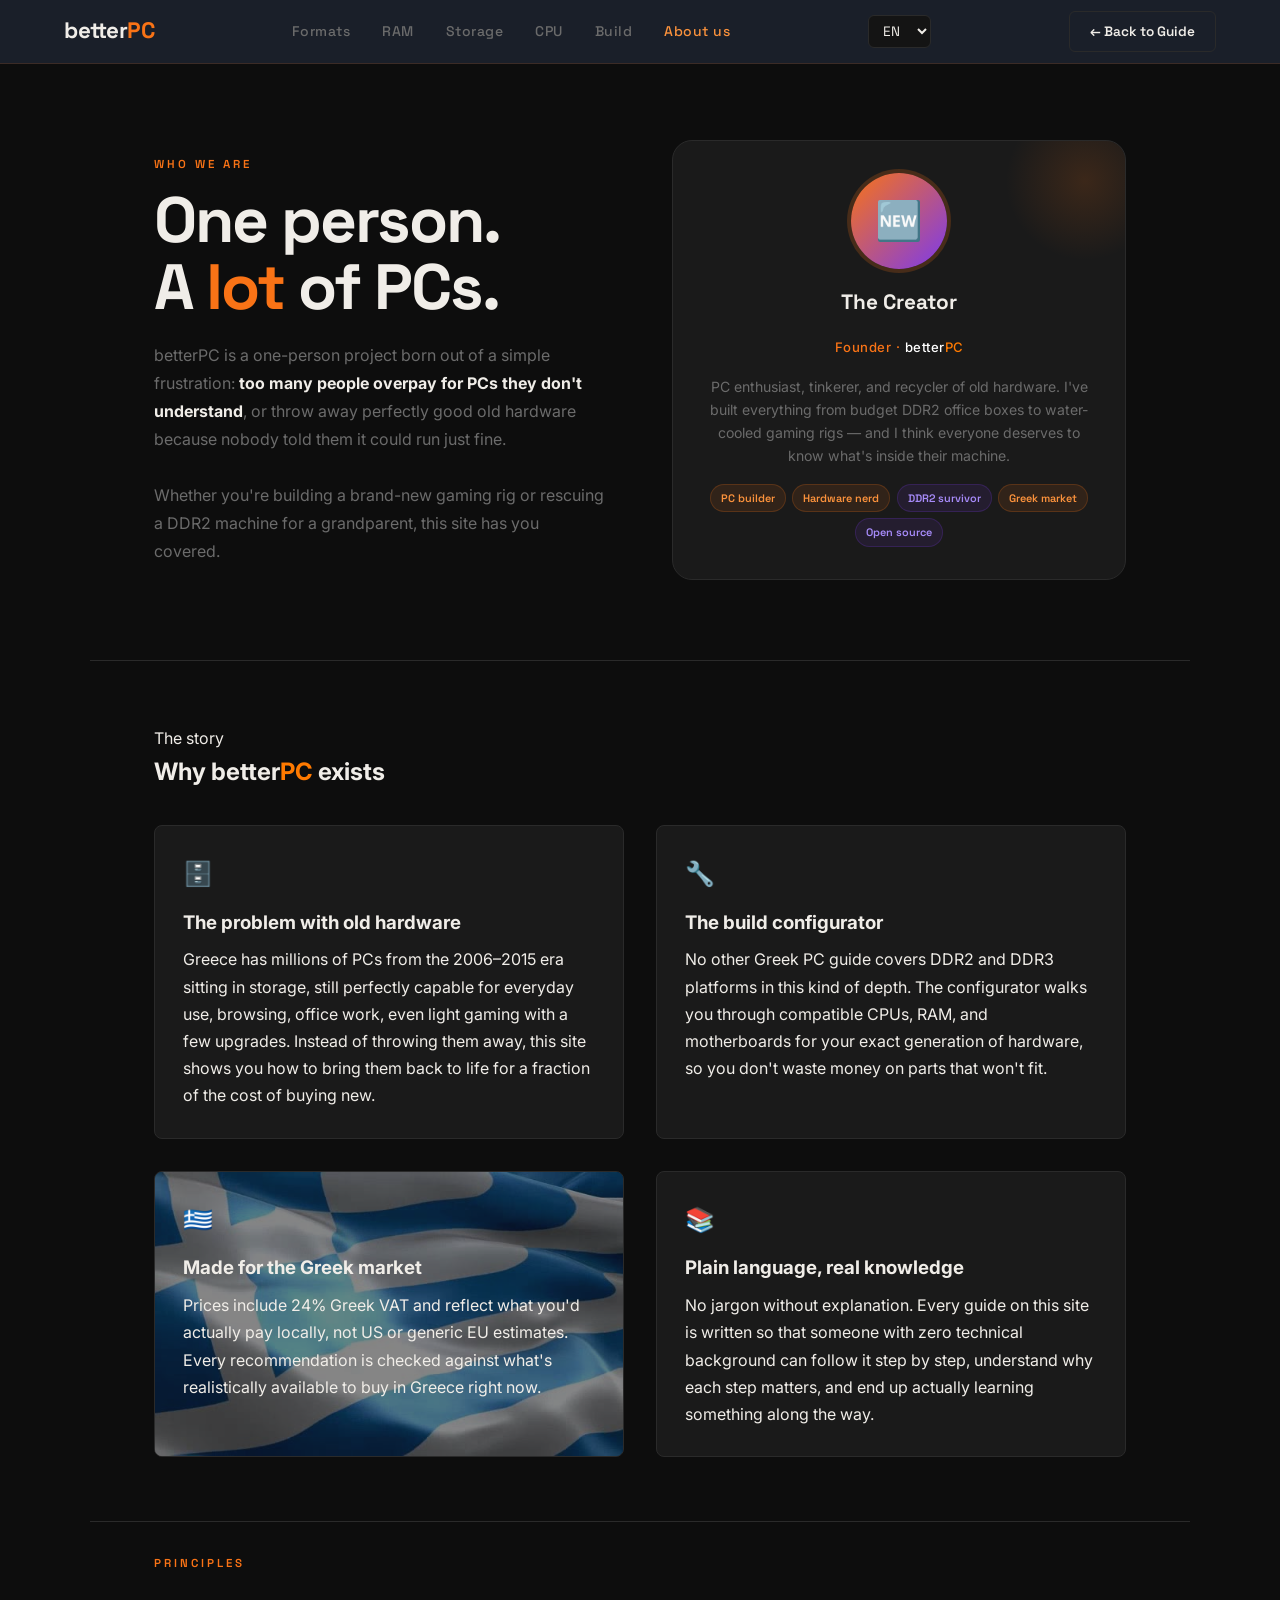
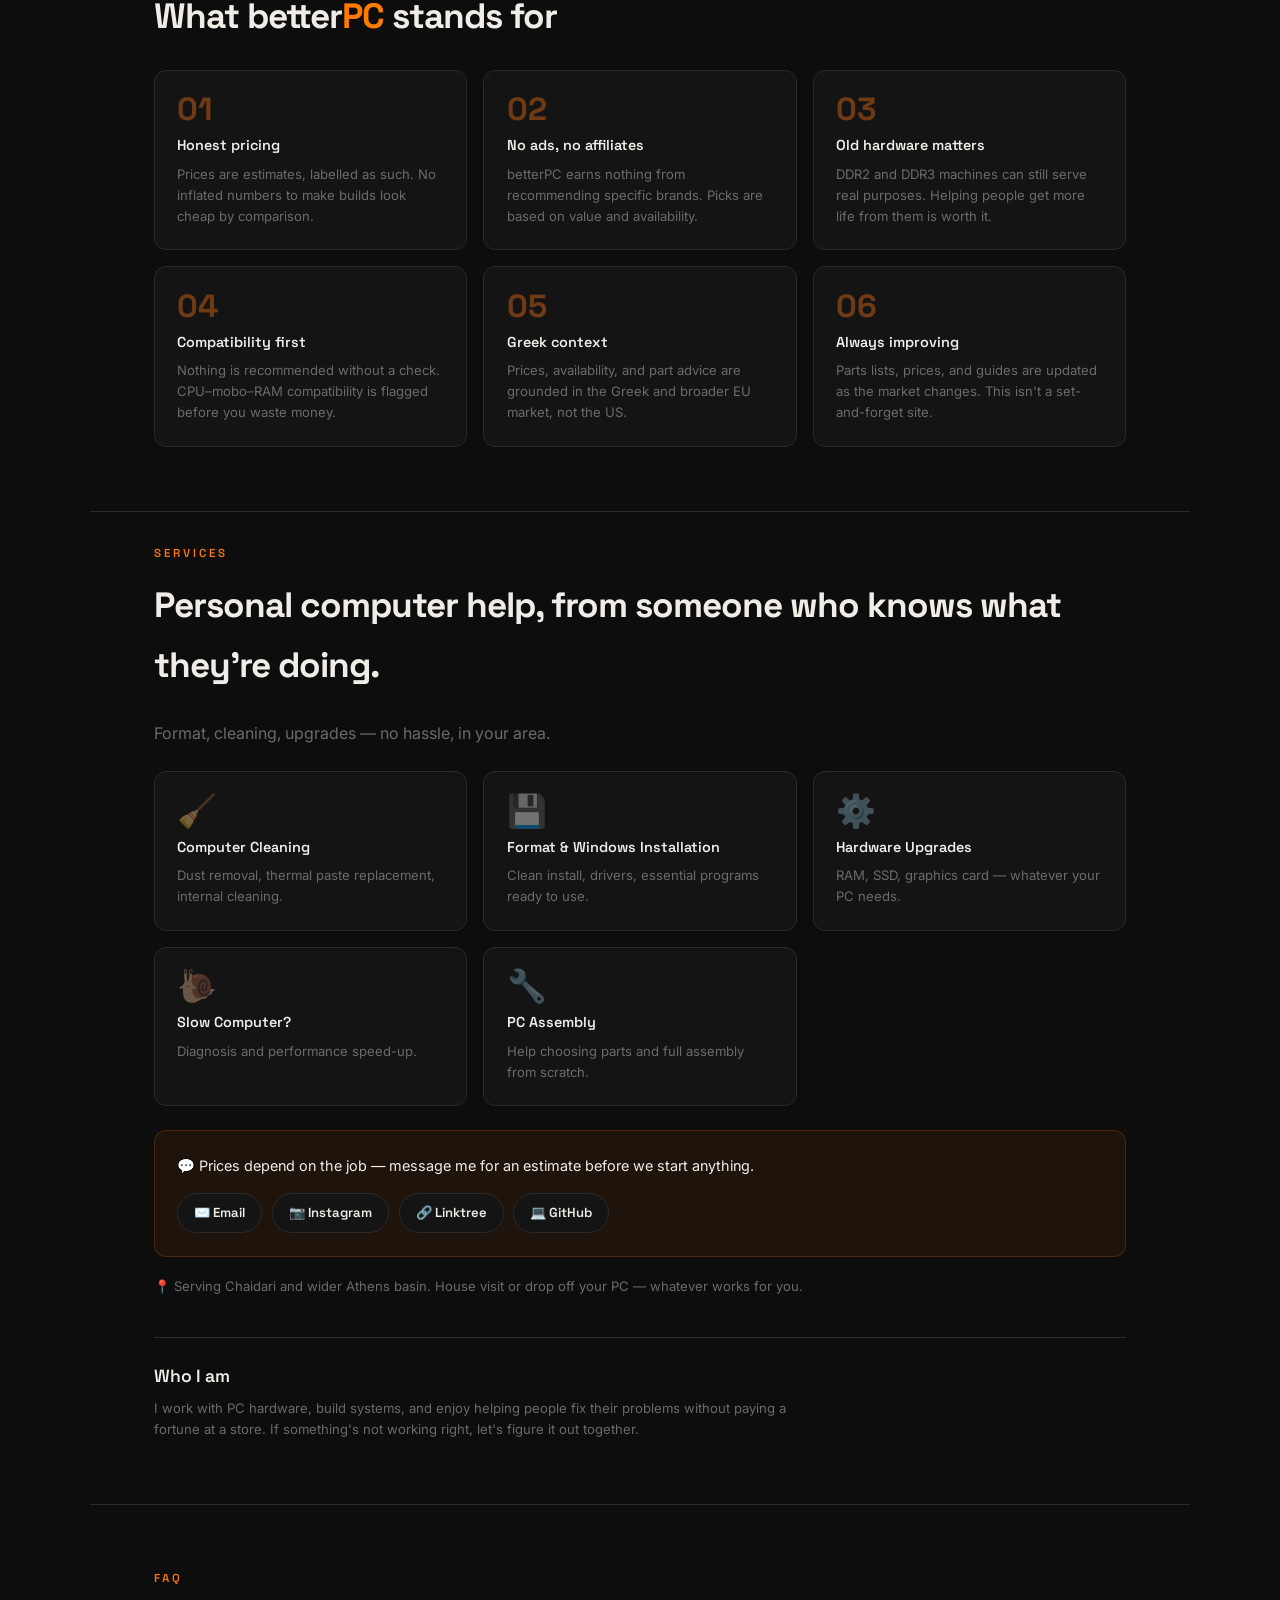
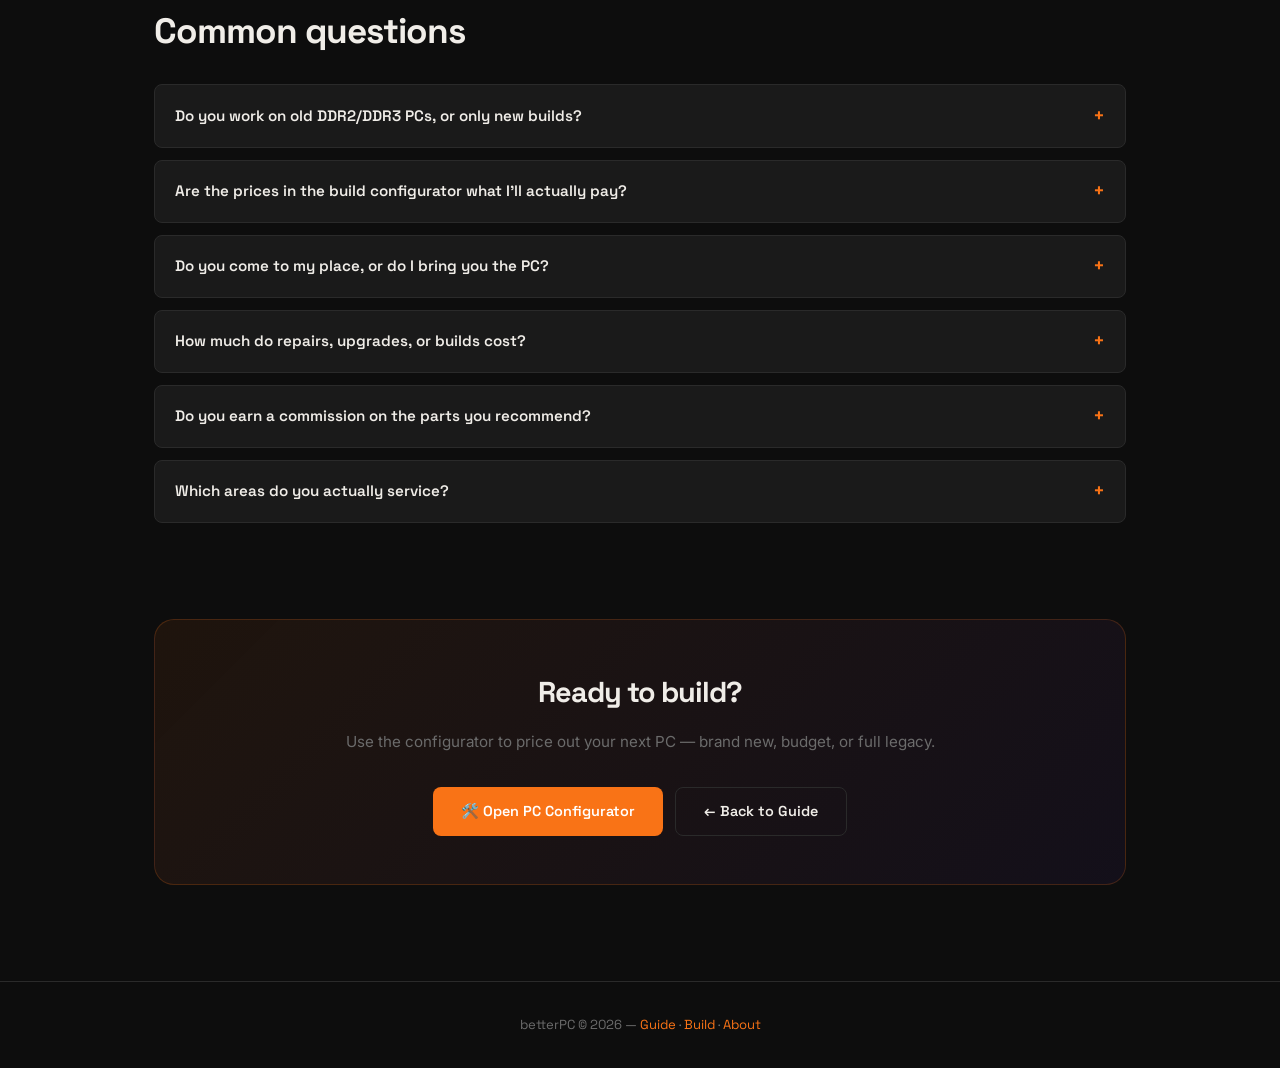
<file: about.html>
<!DOCTYPE html>
<html lang="en">
<head>
<meta charset="UTF-8" /> 
<meta name="viewport" content="width=device-width, initial-scale=1.0"/>
<title>betterPC &mdash; About Us</title>
<meta name="description" content="Meet the person behind betterPC — honest PC hardware guides and a build configurator tailored for the Greek market.">
<link rel="canonical" href="https://betterpcgreece.github.io/about.html">
<link rel="icon" href="favicon.svg" type="image/svg+xml">

<meta property="og:type" content="website">
<meta property="og:site_name" content="betterPC">
<meta property="og:title" content="betterPC — About Us">
<meta property="og:description" content="Meet the person behind betterPC — honest PC hardware guides and a build configurator tailored for the Greek market.">
<meta property="og:url" content="https://betterpcgreece.github.io/about.html">
<meta property="og:image" content="https://betterpcgreece.github.io/images/formats.webp">
<meta name="twitter:card" content="summary_large_image">
<meta name="twitter:title" content="betterPC — About Us">
<meta name="twitter:description" content="Meet the person behind betterPC — honest PC hardware guides and a build configurator tailored for the Greek market.">
<meta name="twitter:image" content="https://betterpcgreece.github.io/images/formats.webp">

<link rel="preconnect" href="https://fonts.googleapis.com">
<link href="https://fonts.googleapis.com/css2?family=Space+Grotesk:wght@400;500;600;700&family=Inter:wght@400;500&display=swap" rel="stylesheet">
<link rel="stylesheet" href="style.css">
<style>
  /* Page-specific overrides and sections for about.html
     (shared reset, tokens, nav, footer live in style.css) */
  body { line-height: 1.7; }

  /* HERO */
  .hero {
    padding: 140px 5% 80px;
    max-width: 1100px;
    margin: 0 auto;
    display: grid;
    grid-template-columns: 1fr 1fr;
    gap: 4rem;
    align-items: center;
  }
  .hero-eyebrow { font-family: 'Space Grotesk', sans-serif; font-size: 0.72rem; font-weight: 600; letter-spacing: 3px; text-transform: uppercase; color: var(--accent); margin-bottom: 0.75rem; }
  .hero-title { font-family: 'Space Grotesk', sans-serif; font-size: clamp(2.4rem, 5vw, 4rem); font-weight: 700; letter-spacing: -2px; line-height: 1.05; margin-bottom: 1.2rem; }
  .hero-title em { font-style: normal; color: var(--accent); }
  .hero-desc { font-size: 1rem; color: var(--muted); line-height: 1.75; max-width: 480px; }
  .hero-desc strong { color: var(--text); }

  /* AVATAR CARD */
  .avatar-card {
    background: var(--card);
    border: 1px solid var(--border);
    border-radius: 20px;
    padding: 2rem;
    display: flex;
    flex-direction: column;
    align-items: center;
    text-align: center;
    gap: 1rem;
    position: relative;
    overflow: hidden;
  }
  .avatar-card::before {
    content: '';
    position: absolute;
    top: -40px; right: -40px;
    width: 160px; height: 160px;
    background: radial-gradient(circle, rgba(249,115,22,0.15) 0%, transparent 70%);
    pointer-events: none;
  }

  .lang-select { background: var(--surface); color: var(--text); border: 1px solid var(--border); padding: 6px 10px; border-radius: 6px; font-family: 'Space Grotesk', sans-serif; font-size: 0.85rem; cursor: pointer; outline: none; }
  .lang-select:focus { border-color: var(--accent); }

 /* AVATARS */ 
  .avatar-ring {
    width: 96px; height: 96px;
    border-radius: 50%;
    background: linear-gradient(135deg, var(--accent), #7c3aed);
    display: flex; align-items: center; justify-content: center;
    font-family: 'Space Grotesk', sans-serif;
    font-size: 2.4rem;
    font-weight: 700;
    color: #fff;
    flex-shrink: 0;
    box-shadow: 0 0 0 4px rgba(249,115,22,0.2);
  }
  .avatar-name { font-family: 'Space Grotesk', sans-serif; font-size: 1.3rem; font-weight: 700; }
  .avatar-role { font-size: 0.82rem; color: var(--accent); font-weight: 500; letter-spacing: 0.5px; }
  .avatar-bio { font-size: 0.88rem; color: var(--muted); line-height: 1.65; }
  .avatar-tags { display: flex; flex-wrap: wrap; gap: 0.4rem; justify-content: center; }
  .tag { font-family: 'Space Grotesk', sans-serif; font-size: 0.68rem; font-weight: 600; padding: 4px 10px; border-radius: 20px; background: rgba(249,115,22,0.1); color: var(--accent2); border: 1px solid rgba(249,115,22,0.2); }
  .tag.purple { background: rgba(124,58,237,0.1); color: #a78bfa; border-color: rgba(124,58,237,0.2); }

  /* DIVIDER */
  .section-divider { max-width: 1100px; margin: 0 auto; padding: 0 5%; border-top: 1px solid var(--border); }
 
  /* STORY */
  .story-section { max-width: 1100px; margin: 0 auto; padding: 4rem 5%; }
  .section-eyebrow { font-family: 'Space Grotesk', sans-serif; font-size: 0.72rem; font-weight: 600; letter-spacing: 3px; text-transform: uppercase; color: var(--accent); margin-bottom: 0.75rem; }
  .section-title { font-family: 'Space Grotesk', sans-serif; font-size: clamp(1.6rem, 3vw, 2.2rem); font-weight: 700; letter-spacing: -1px; margin-bottom: 1.5rem; }
  .story-grid {
    display: grid;
    grid-template-columns: repeat(auto-fit, minmax(320px, 1fr));
    gap: 2rem;
    margin-top: 2rem;
  }

  .story-card {
    background: var(--card);
    padding: 1.75rem;
    border-radius: 8px;
    border: 1px solid var(--border);
  }

  .story-card span {
    font-size: 1.5rem;
    display: inline-block;
    margin-bottom: 0.75rem;
  }

  .story-card h3 { margin-bottom: 0.5rem; }

  .story-card-greece {
    position: relative;
    overflow: hidden;
    border-radius: 8px;
    border: 1px solid var(--border);
    padding: 1.75rem;
    isolation: isolate;
  }

  .story-card-greece .flag-bg {
    position: absolute;
    top: 0;
    left: 0;
    width: 100%;
    height: 100%;
    object-fit: cover;
    z-index: 0;
  }

  @media (prefers-reduced-motion: reduce) {
    .story-card-greece .flag-bg { display: none; }
  }

  .story-card-greece::after {
    content: '';
    position: absolute;
    inset: 0;
    background: rgba(13,13,13,0.5);
    z-index: 1;
  }

  .story-card-greece .card-content {
    position: relative;
    z-index: 2;
  }

  .story-card-greece span {
    font-size: 1.5rem;
    display: inline-block;
    margin-bottom: 0.75rem;
  }

  .story-card-greece h3 { margin-bottom: 0.5rem; }
  .story-icon { font-size: 1.5rem; margin-bottom: 0.75rem; display: block; }

  /* TIMELINE / VALUES */
  .values-section { max-width: 1100px; margin: 0 auto; padding: 2rem 5% 4rem; }
  .values-grid { display: grid; grid-template-columns: repeat(3,1fr); gap: 1rem; margin-top: 1.5rem; }
  .value-card { background: var(--surface); border: 1px solid var(--border); border-radius: var(--radius); padding: 1.4rem; transition: border-color 0.2s; }
  .value-card:hover { border-color: rgba(249,115,22,0.3); }
  .value-card-greece { background: linear-gradient(rgba(10,14,20,0.6), rgba(10,14,20,0.8)), repeating-linear-gradient(#0d5eaf, #0d5eaf 11.11%, #ffffff 11.11%, #ffffff 22.22%); background-size: cover; border: 1px solid var(--border); border-radius: var(--radius); padding: 1.4rem;  transition: border-color 0.2s, transform 0.2s; }
  .value-card-greece:hover { border-color: rgba(249,115,22,0.3); }
  .value-num { font-family: 'Space Grotesk', sans-serif; font-size: 2rem; font-weight: 700; color: var(--accent); opacity: 0.4; line-height: 1; margin-bottom: 0.5rem; }
  .value-title { font-family: 'Space Grotesk', sans-serif; font-size: 0.9rem; font-weight: 600; margin-bottom: 0.4rem; }
  .value-desc { font-size: 0.82rem; color: var(--muted); line-height: 1.6; }

  /* CTA */
  .cta-section { max-width: 1100px; margin: 0 auto; padding: 2rem 5% 6rem; }
  .cta-card { background: linear-gradient(135deg, rgba(249,115,22,0.08) 0%, rgba(124,58,237,0.06) 100%); border: 1px solid rgba(249,115,22,0.2); border-radius: 20px; padding: 3rem; text-align: center; }
  .cta-card h2 { font-family: 'Space Grotesk', sans-serif; font-size: 1.8rem; font-weight: 700; letter-spacing: -1px; margin-bottom: 0.8rem; }
  .cta-card p { color: var(--muted); font-size: 0.95rem; margin-bottom: 2rem; }
  .cta-btns { display: flex; gap: 0.8rem; justify-content: center; flex-wrap: wrap; }
  .btn-primary { font-family: 'Space Grotesk', sans-serif; font-weight: 600; padding: 12px 28px; border-radius: 8px; background: var(--accent); color: #fff; border: none; cursor: pointer; font-size: 0.9rem; transition: background 0.2s, transform 0.15s; text-decoration: none; display: inline-block; }
  .btn-primary:hover { background: var(--accent2); transform: translateY(-1px); }
  .btn-outline { font-family: 'Space Grotesk', sans-serif; font-weight: 600; padding: 11px 28px; border-radius: 8px; background: transparent; color: var(--text); border: 1px solid var(--border); font-size: 0.9rem; transition: border-color 0.2s, color 0.2s; text-decoration: none; display: inline-block; }
  .btn-outline:hover { border-color: var(--accent); color: var(--accent2); }

  /* FOOTER */
  footer p { font-family: 'Space Grotesk', sans-serif; font-size: 0.82rem; color: var(--muted); }

  .sr-only { position: absolute; width: 1px; height: 1px; padding: 0; margin: -1px; overflow: hidden; clip: rect(0,0,0,0); white-space: nowrap; border: 0; }

  /* SKIP TO CONTENT — hidden off-screen until it receives keyboard focus,
     so keyboard/screen-reader users can bypass the repeated nav on every page. */
  .skip-link {
    position: absolute;
    top: -100px;
    left: 1rem;
    z-index: 1000;
    background: var(--accent, #ff7a00);
    color: #fff;
    font-family: 'Space Grotesk', sans-serif;
    font-weight: 600;
    font-size: 0.9rem;
    padding: 10px 18px;
    border-radius: 0 0 8px 8px;
    text-decoration: none;
    transition: top 0.2s ease;
  }
  .skip-link:focus {
    top: 0;
  }

  /* CONTACT LINKS */
  .contact-links { display: flex; gap: 0.6rem; flex-wrap: wrap; margin-top: 1rem; }
  .contact-link {
    font-family: 'Space Grotesk', sans-serif;
    font-size: 0.82rem;
    font-weight: 600;
    padding: 8px 16px;
    border-radius: 20px;
    background: var(--surface);
    color: var(--text);
    border: 1px solid var(--border);
    text-decoration: none;
    transition: border-color 0.2s, color 0.2s;
  }
  .contact-link:hover { border-color: var(--accent); color: var(--accent2); }

  /* FAQ */
  .faq-list { display: flex; flex-direction: column; gap: 0.75rem; margin-top: 1.5rem; }
  .faq-item { background: var(--card); border: 1px solid var(--border); border-radius: 8px; padding: 0 1.25rem; transition: border-color 0.2s; }
  .faq-item:hover { border-color: rgba(249,115,22,0.3); }
  .faq-item summary {
    font-family: 'Space Grotesk', sans-serif;
    font-weight: 600;
    font-size: 0.95rem;
    padding: 1.1rem 1.75rem 1.1rem 0;
    cursor: pointer;
    list-style: none;
    position: relative;
  }
  .faq-item summary::-webkit-details-marker { display: none; }
  .faq-item summary::after {
    content: '+';
    position: absolute;
    right: 0;
    top: 50%;
    transform: translateY(-50%);
    font-size: 1.2rem;
    color: var(--accent);
    transition: transform 0.2s;
  }
  .faq-item[open] summary::after { transform: translateY(-50%) rotate(45deg); }
  .faq-item p { font-size: 0.88rem; color: var(--muted); line-height: 1.65; padding-bottom: 1.25rem; margin: 0; }

  /* RESPONSIVE */
  @media (max-width: 860px) {
    .hero { grid-template-columns: 1fr; gap: 2.5rem; padding-top: 110px; }
    .story-grid { grid-template-columns: 1fr; }
    .values-grid { grid-template-columns: 1fr 1fr; }
    .nav-links { display: none; }
  }
  @media (max-width: 560px) {
    .values-grid { grid-template-columns: 1fr; }
  }
  /* BACK TO TOP */
  #backToTopBtn {
    position: fixed;
    bottom: 24px;
    right: 24px;
    width: 44px;
    height: 44px;
    border-radius: 50%;
    border: none;
    background: #ff7a00;
    color: #fff;
    font-size: 20px;
    line-height: 1;
    cursor: pointer;
    opacity: 0;
    visibility: hidden;
    transform: translateY(10px);
    transition: opacity .25s ease, transform .25s ease, visibility .25s ease;
    box-shadow: 0 4px 14px rgba(0,0,0,.25);
    z-index: 999;
  }
  #backToTopBtn.visible {
    opacity: 1;
    visibility: visible;
    transform: translateY(0);
  }
  #backToTopBtn:hover { background: #e56e00; }
</style>
<script type="application/ld+json">
{
  "@context": "https://schema.org",
  "@type": "ProfessionalService",
  "name": "betterPC",
  "url": "https://betterpcgreece.github.io/about.html",
  "description": "PC hardware guides, build configurator, and personal computer repair, cleaning, and assembly services for the Greek market.",
  "email": "betterpcgreece@gmail.com",
  "sameAs": [
    "https://www.instagram.com/betterpcgreece",
    "https://linktr.ee/betterpcgreece",
    "https://github.com/betterpcgreece"
  ],
  "address": {
    "@type": "PostalAddress",
    "addressLocality": "Chaidari",
    "addressRegion": "Attica",
    "addressCountry": "GR"
  },
  "areaServed": [
    { "@type": "City", "name": "Chaidari" },
    { "@type": "City", "name": "Athens" }
  ]
}
</script>
<script type="application/ld+json">
{
  "@context": "https://schema.org",
  "@type": "FAQPage",
  "mainEntity": [
    {
      "@type": "Question",
      "name": "Do you work on old DDR2/DDR3 PCs, or only new builds?",
      "acceptedAnswer": { "@type": "Answer", "text": "Both. betterPC covers DDR2, DDR3, and brand-new platforms — the whole point of this site is that old hardware often still has real life left in it." }
    },
    {
      "@type": "Question",
      "name": "Are the prices in the build configurator what I'll actually pay?",
      "acceptedAnswer": { "@type": "Answer", "text": "They're estimates that already include 24% Greek VAT and reflect realistic local pricing. Actual cost can shift with part availability, so message before you buy to confirm." }
    },
    {
      "@type": "Question",
      "name": "Do you come to my place, or do I bring you the PC?",
      "acceptedAnswer": { "@type": "Answer", "text": "Whichever is easier. Home visits are offered around Chaidari and the wider Athens area, or you can drop the PC off." }
    },
    {
      "@type": "Question",
      "name": "How much do repairs, upgrades, or builds cost?",
      "acceptedAnswer": { "@type": "Answer", "text": "It depends on the job — cleaning, upgrades, and full builds are priced differently. Message with the details to get an estimate before any work starts." }
    },
    {
      "@type": "Question",
      "name": "Do you earn a commission on the parts you recommend?",
      "acceptedAnswer": { "@type": "Answer", "text": "No. betterPC doesn't run ads or take affiliate commissions — recommendations are based on value and availability, not on who pays the most." }
    },
    {
      "@type": "Question",
      "name": "Which areas do you actually service?",
      "acceptedAnswer": { "@type": "Answer", "text": "Chaidari and the wider Athens area." }
    }
  ]
}
</script>
</head>
<body>

<a class="skip-link" href="#main-content" data-i18n="skip_to_content">Skip to content</a>

<!-- NAV -->
<nav class="navbar">
  <a class="logo" href="index.html">better<span>PC</span></a>
  <div class="nav-links">
    <a href="index.html#formats" data-i18n="nav_formats">Formats</a>
    <a href="index.html#ram" data-i18n="nav_ram">RAM</a>
    <a href="index.html#storage" data-i18n="nav_storage">Storage</a>
    <a href="index.html#cpu" data-i18n="nav_cpu">CPU</a>
    <a href="build.html" data-i18n="nav_build">Build</a>
    <a href="about.html" class="active" data-i18n="nav_about">About us</a>
  </div>
  <label for="langSelect" class="sr-only">Select language</label>
  <select class="lang-select" id="langSelect" aria-label="Select language">
      <option value="en">EN</option>
      <option value="el">GR</option>
      <option value="de">DE</option>
      <option value="fr">FR</option>
      <option value="ru">RU</option>
      <option value="sr">SR</option>
      <option value="it">IT</option>
      <option value="es">ES</option>
      <option value="pt">PT</option>
      <option value="pl">PL</option>
      <option value="sv">SV</option>
      <option value="ro">RO</option>
      <option value="bg">BG</option>
      <option value="sq">SQ</option>
      <option value="uk">UK</option>
      <option value="am">AM</option>
      <option value="ge">GE</option>
      <option value="ar">AR</option>
      <option value="zh">ZH</option>
  </select>
  <a class="back-btn" href="index.html" data-i18n="nav_back">&#8592; Back to Guide</a>
</nav>

<section class="hero" id="main-content" tabindex="-1">
  <div>
    <p class="hero-eyebrow" data-i18n="about_hero_eyebrow">Who we are</p>
    <h1 class="hero-title" data-i18n="about_hero_title">One person.<br>A <em>lot</em> of PCs.</h1>
    <p class="hero-desc" data-i18n="about_hero_desc">
      betterPC is a one-person project born out of a simple frustration:
      <strong>too many people overpay for PCs they don't understand</strong>, or throw away
      perfectly good old hardware because nobody told them it could run just fine.
      <br><br>
      Whether you're building a brand-new gaming rig or rescuing a DDR2 machine for a grandparent,
      this site has you covered.
    </p>
  </div>

  <div class="avatar-card">
    <div class="avatar-ring">&#127381;</div>
    <div class="avatar-name" data-i18n="about_avatar_name">The Creator</div>
    <div class="avatar-role" data-i18n="about_avatar_role">Founder &middot; <span style='color: white;'>better</span><span style='color: #ff7a00;'>PC</span></div>
    <p class="avatar-bio" data-i18n="about_avatar_bio">
      PC enthusiast, tinkerer, and recycler of old hardware. I've built everything from
      budget DDR2 office boxes to water-cooled gaming rigs &mdash;
      and I think everyone deserves to know what's inside their machine.
    </p>
    <div class="avatar-tags">
      <span class="tag" data-i18n="tag_pc_builder">PC builder</span>
      <span class="tag" data-i18n="tag_hardware_nerd">Hardware nerd</span>
      <span class="tag purple" data-i18n="tag_ddr2_survivor">DDR2 survivor</span>
      <span class="tag" data-i18n="tag_greek_market">Greek market</span>
      <span class="tag purple" data-i18n="tag_open_source">Open source</span>
    </div>
  </div>
</section>

<div class="section-divider"></div>

<section class="story-section">
  <p class="section-tagline" data-i18n="about_story_eyebrow">The story</p>
  <h2 data-i18n="about_story_title">Why better<span>PC</span> exists</h2>
   
  <div class="story-grid">
    <div class="story-card">
      <span class="icon">🗄️</span>
      <h3 data-i18n="about_story_h1">The problem with old hardware</h3>
      <p data-i18n="about_story_p1">Greece has millions of PCs from the 2006–2015 era sitting in storage, still perfectly capable for everyday use, browsing, office work, even light gaming with a few upgrades. Instead of throwing them away, this site shows you how to bring them back to life for a fraction of the cost of buying new.</p>
    </div>
    <div class="story-card">
      <span>🔧</span>
      <h3 data-i18n="about_story_h2">The build configurator</h3>
      <p data-i18n="about_story_p2">No other Greek PC guide covers DDR2 and DDR3 platforms in this kind of depth. The configurator walks you through compatible CPUs, RAM, and motherboards for your exact generation of hardware, so you don't waste money on parts that won't fit.</p>
    </div>
    <div class="story-card-greece">
      <video class="flag-bg" id="greekFlagVideo" muted loop playsinline preload="none" poster="images/greek-flag-poster.jpg">
        <source data-src="greek-flag-waving.mp4" type="video/mp4">
      </video>
      <div class="card-content">
        <span>🇬🇷</span>
        <h3 data-i18n="about_story_h3">Made for the Greek market</h3>
        <p data-i18n="about_story_p3">Prices include 24% Greek VAT and reflect what you'd actually pay locally, not US or generic EU estimates. Every recommendation is checked against what's realistically available to buy in Greece right now.</p>
      </div>
    </div>
    <div class="story-card">
      <span>📚</span>
      <h3 data-i18n="about_story_h4">Plain language, real knowledge</h3>
      <p data-i18n="about_story_p4">No jargon without explanation. Every guide on this site is written so that someone with zero technical background can follow it step by step, understand why each step matters, and end up actually learning something along the way.</p>
    </div>
  </div>
</section>

<div class="section-divider"></div>

<section class="values-section">
  <p class="section-eyebrow" data-i18n="about_values_eyebrow">Principles</p>
  <h2 class="section-title" data-i18n="about_values_title">What better<span style="color: #ff7a00;">PC</span> stands for</h2>
  <div class="values-grid">
    <div class="value-card">
      <div class="value-num">01</div>
      <div class="value-title" data-i18n="about_v1_title">Honest pricing</div>
      <p class="value-desc" data-i18n="about_v1_desc">Prices are estimates, labelled as such. No inflated numbers to make builds look cheap by comparison.</p>
    </div>
    <div class="value-card">
      <div class="value-num">02</div>
      <div class="value-title" data-i18n="about_v2_title">No ads, no affiliates</div>
      <p class="value-desc" data-i18n="about_v2_desc">betterPC earns nothing from recommending specific brands. Picks are based on value and availability.</p>
    </div>
    <div class="value-card">
      <div class="value-num">03</div>
      <div class="value-title" data-i18n="about_v3_title">Old hardware matters</div>
      <p class="value-desc" data-i18n="about_v3_desc">DDR2 and DDR3 machines can still serve real purposes. Helping people get more life from them is worth it.</p>
    </div>
    <div class="value-card">
      <div class="value-num">04</div>
      <div class="value-title" data-i18n="about_v4_title">Compatibility first</div>
      <p class="value-desc" data-i18n="about_v4_desc">Nothing is recommended without a check. CPU&ndash;mobo&ndash;RAM compatibility is flagged before you waste money.</p>
    </div>
    <div class="value-card">
      <div class="value-num">05</div>
      <div class="value-title" data-i18n="about_v5_title">Greek context</div>
      <p class="value-desc" data-i18n="about_v5_desc">Prices, availability, and part advice are grounded in the Greek and broader EU market, not the US.</p>
    </div>
    <div class="value-card">
      <div class="value-num">06</div>
      <div class="value-title" data-i18n="about_v6_title">Always improving</div>
      <p class="value-desc" data-i18n="about_v6_desc">Parts lists, prices, and guides are updated as the market changes. This isn't a set-and-forget site.</p>
    </div>
  </div>
</section>

 <div class="section-divider"></div>

<section class="values-section">
  <p class="section-eyebrow" data-i18n="services_eyebrow">Services</p>
  <h2 class="section-title" data-i18n="services_title">Personal computer help, from someone who knows what they're doing.</h2>
  <p class="hero-desc" style="margin-bottom: 1.5rem;" data-i18n="services_desc">Format, cleaning, upgrades &mdash; no hassle, in your area.</p>
  <div class="values-grid">
    <div class="value-card">
      <div class="value-num">🧹</div>
      <div class="value-title" data-i18n="services_s1_title">Computer Cleaning</div>
      <p class="value-desc" data-i18n="services_s1_desc">Dust removal, thermal paste replacement, internal cleaning.</p>
    </div>
    <div class="value-card">
      <div class="value-num">💾</div>
      <div class="value-title" data-i18n="services_s2_title">Format &amp; Windows Installation</div>
      <p class="value-desc" data-i18n="services_s2_desc">Clean install, drivers, essential programs ready to use.</p>
    </div>
    <div class="value-card">
      <div class="value-num">⚙️</div>
      <div class="value-title" data-i18n="services_s3_title">Hardware Upgrades</div>
      <p class="value-desc" data-i18n="services_s3_desc">RAM, SSD, graphics card &mdash; whatever your PC needs.</p>
    </div>
    <div class="value-card">
      <div class="value-num">🐌</div>
      <div class="value-title" data-i18n="services_s4_title">Slow Computer?</div>
      <p class="value-desc" data-i18n="services_s4_desc">Diagnosis and performance speed-up.</p>
    </div>
    <div class="value-card">
      <div class="value-num">🔧</div>
      <div class="value-title" data-i18n="services_s5_title">PC Assembly</div>
      <p class="value-desc" data-i18n="services_s5_desc">Help choosing parts and full assembly from scratch.</p>
    </div>
  </div>

  <div class="value-card" style="margin-top: 1.5rem; background: rgba(249,115,22,0.08); border-color: rgba(249,115,22,0.2);">
    <p class="value-desc" style="font-size: 0.9rem; color: var(--text);" data-i18n="services_price_note">💬 Prices depend on the job &mdash; message me for an estimate before we start anything.</p>
    <div class="contact-links">
      <a href="mailto:betterpcgreece@gmail.com" class="contact-link">✉️ Email</a>
      <a href="https://www.instagram.com/betterpcgreece/" target="_blank" rel="noopener noreferrer" class="contact-link">📷 Instagram</a>
      <a href="https://linktr.ee/betterpcgreece" target="_blank" rel="noopener noreferrer" class="contact-link">🔗 Linktree</a>
      <a href="https://github.com/betterpcgreece" target="_blank" rel="noopener noreferrer" class="contact-link">💻 GitHub</a>
    </div>
  </div>

  <p class="value-desc" style="margin-top: 1.2rem;" data-i18n="services_area">📍 Serving Chaidari and the wider Athens area. House visit or drop off your PC &mdash; whatever works for you.</p>

  <div class="section-divider" style="margin: 2.5rem 0 1.5rem;"></div>

  <h3 class="value-title" style="font-size: 1.1rem;" data-i18n="services_about_title">Who I am</h3>
  <p class="value-desc" style="max-width: 650px;" data-i18n="services_about_desc">I work with PC hardware, build systems, and enjoy helping people fix their problems without paying a fortune at a store. If something's not working right, let's figure it out together.</p>
</section>

<div class="section-divider"></div>

<section class="story-section" id="faq">
  <p class="section-eyebrow" data-i18n="faq_eyebrow">FAQ</p>
  <h2 class="section-title" data-i18n="faq_title">Common questions</h2>

  <div class="faq-list">
    <details class="faq-item">
      <summary data-i18n="faq_q1">Do you work on old DDR2/DDR3 PCs, or only new builds?</summary>
      <p data-i18n="faq_a1">Both. betterPC covers DDR2, DDR3, and brand-new platforms — the whole point of this site is that old hardware often still has real life left in it.</p>
    </details>
    <details class="faq-item">
      <summary data-i18n="faq_q2">Are the prices in the build configurator what I'll actually pay?</summary>
      <p data-i18n="faq_a2">They're estimates that already include 24% Greek VAT and reflect realistic local pricing. Actual cost can shift with part availability, so message me to confirm before you buy.</p>
    </details>
    <details class="faq-item">
      <summary data-i18n="faq_q3">Do you come to my place, or do I bring you the PC?</summary>
      <p data-i18n="faq_a3">Whichever is easier for you. I offer home visits around Chaidari and the wider Athens area, or you can drop the PC off.</p>
    </details>
    <details class="faq-item">
      <summary data-i18n="faq_q4">How much do repairs, upgrades, or builds cost?</summary>
      <p data-i18n="faq_a4">It depends on the job — cleaning, upgrades, and full builds are priced differently. Message me with the details and you'll get an estimate before any work starts.</p>
    </details>
    <details class="faq-item">
      <summary data-i18n="faq_q5">Do you earn a commission on the parts you recommend?</summary>
      <p data-i18n="faq_a5">No. betterPC doesn't run ads or take affiliate commissions — recommendations are based on value and availability, not on who pays the most.</p>
    </details>
    <details class="faq-item">
      <summary data-i18n="faq_q6">Which areas do you actually service?</summary>
      <p data-i18n="faq_a6">Chaidari and the wider Athens area.</p>
    </details>
  </div>
</section>

<section class="cta-section">
  <div class="cta-card">
    <h2 data-i18n="about_cta_title">Ready to build?</h2>
    <p data-i18n="about_cta_desc">Use the configurator to price out your next PC &mdash; brand new, budget, or full legacy.</p>
    <div class="cta-btns">
      <a href="build.html" class="btn-primary" data-i18n="about_cta_btn_primary">&#x1F6E0; Open PC Configurator</a>
      <a href="index.html" class="btn-outline" data-i18n="nav_back">&#x1F4D6; Back to the Guide</a>
    </div>
  </div>
</section>

<footer>
  <p>betterPC &copy; 2026 &mdash; <a href="index.html" style="color:var(--accent);text-decoration:none;" data-i18n="footer_back">Guide</a> &middot; <a href="build.html" style="color:var(--accent);text-decoration:none;" data-i18n="nav_build">Build</a> &middot; <a href="about.html" style="color:var(--accent);text-decoration:none;" data-i18n="footer_about">About</a></p>
</footer>

<script>
  // 1. Multi-language Translation dictionary matrix
  const dictionary = {
    en: {
      skip_to_content: "Skip to content",
      nav_formats: "Formats", nav_ram: "RAM", nav_storage: "Storage", nav_cpu: "CPU", nav_build: "Build", nav_about: "About us", nav_back: "← Back to Guide", footer_back: "Guide", footer_about: "About",
      tag_pc_builder: "PC builder", tag_hardware_nerd: "Hardware nerd", tag_ddr2_survivor: "DDR2 survivor", tag_greek_market: "Greek market", tag_open_source: "Open source",
      faq_eyebrow: "FAQ", faq_title: "Common questions", faq_q1: "Do you work on old DDR2/DDR3 PCs, or only new builds?", faq_a1: "Both. betterPC covers DDR2, DDR3, and brand-new platforms — the whole point of this site is that old hardware often still has real life left in it.", faq_q2: "Are the prices in the build configurator what I'll actually pay?", faq_a2: "They're estimates that already include 24% Greek VAT and reflect realistic local pricing. Actual cost can shift with part availability, so message me to confirm before you buy.", faq_q3: "Do you come to my place, or do I bring you the PC?", faq_a3: "Whichever is easier for you. I offer home visits around Chaidari and the wider Athens area, or you can drop the PC off.", faq_q4: "How much do repairs, upgrades, or builds cost?", faq_a4: "It depends on the job — cleaning, upgrades, and full builds are priced differently. Message me with the details and you'll get an estimate before any work starts.", faq_q5: "Do you earn a commission on the parts you recommend?", faq_a5: "No. betterPC doesn't run ads or take affiliate commissions — recommendations are based on value and availability, not on who pays the most.", faq_q6: "Which areas do you actually service?", faq_a6: "Chaidari and the wider Athens area.", about_hero_eyebrow: "Who we are", about_hero_title: "One person.<br>A <em>lot</em> of PCs.", about_hero_desc: "betterPC is a one-person project born out of a simple frustration: <strong>too many people overpay for PCs they don't understand</strong>, or throw away perfectly good old hardware because nobody told them it could run just fine.<br><br>Whether you're building a brand-new gaming rig or rescuing a DDR2 machine for a grandparent, this site has you covered.",
      about_avatar_name: "The Creator", about_avatar_role: "Founder · <span style='color: white;'>better</span><span style='color: #ff7a00;'>PC</span>", about_avatar_bio: "PC enthusiast, tinkerer, and recycler of old hardware. I've built everything from budget DDR2 office boxes to water-cooled gaming rigs — and I think everyone deserves to know what's inside their machine.",
      about_story_eyebrow: "The story", about_story_title: "Why better<span style='color: #ff7a00;'>PC</span> exists", about_story_h1: "The problem with old hardware", about_story_p1: "Greece has millions of PCs from the 2006–2015 era sitting in storage, still perfectly capable for everyday use, browsing, office work, even light gaming with a few upgrades. Instead of throwing them away, this site shows you how to bring them back to life for a fraction of the cost of buying new.", about_story_h2: "The build configurator", about_story_p2: "No other Greek PC guide covers DDR2 and DDR3 platforms in this kind of depth. The configurator walks you through compatible CPUs, RAM, and motherboards for your exact generation of hardware, so you don't waste money on parts that won't fit.", about_story_h3: "Made for the Greek market", about_story_p3: "Prices include 24% Greek VAT and reflect what you'd actually pay locally, not US or generic EU estimates. Every recommendation is checked against what's realistically available to buy in Greece right now.", about_story_h4: "Plain language, real knowledge", about_story_p4: "No jargon without explanation. Every guide on this site is written so that someone with zero technical background can follow it step by step, understand why each step matters, and end up actually learning something along the way.",
      about_values_eyebrow: "Principles", about_values_title: "What better<span style='color: #ff7a00;'>PC</span> stands for", about_v1_title: "Honest pricing", about_v1_desc: "Prices are estimates, labelled as such. No inflated numbers to make builds look cheap by comparison.", about_v2_title: "No ads, no affiliates", about_v2_desc: "betterPC earns nothing from recommending specific brands. Picks are based on value and availability.", about_v3_title: "Old hardware matters", about_v3_desc: "DDR2 and DDR3 machines can still serve real purposes. Helping people get more life from them is worth it.", about_v4_title: "Compatibility first", about_v4_desc: "Nothing is recommended without a check. CPU–mobo–RAM compatibility is flagged before you waste money.", about_v5_title: "Greek context", about_v5_desc: "Prices, availability, and part advice are grounded in the Greek and broader EU market, not the US.", about_v6_title: "Always improving", about_v6_desc: "Parts lists, prices, and guides are updated as the market changes. This isn't a set-and-forget site.",
      about_cta_title: "Ready to build?", about_cta_desc: "Use the configurator to price out your next PC — brand new, budget, or full legacy.", about_cta_btn_primary: "🛠️ Open PC Configurator", "services_eyebrow": "Services",
    "services_title": "Personal computer help, from someone who knows what they're doing.",
    "services_desc": "Format, cleaning, upgrades — no hassle, in your area.",
    "services_s1_title": "Computer Cleaning",
    "services_s1_desc": "Dust removal, thermal paste replacement, internal cleaning.",
    "services_s2_title": "Format & Windows Installation",
    "services_s2_desc": "Clean install, drivers, essential programs ready to use.",
    "services_s3_title": "Hardware Upgrades",
    "services_s3_desc": "RAM, SSD, graphics card — whatever your PC needs.",
    "services_s4_title": "Slow Computer?",
    "services_s4_desc": "Diagnosis and performance speed-up.",
    "services_s5_title": "PC Assembly",
    "services_s5_desc": "Help choosing parts and full assembly from scratch.",
    "services_price_note": "💬 Prices depend on the job — message me for an estimate before we start anything.",
    "services_area": "📍 Serving Chaidari and wider Athens basin. House visit or drop off your PC — whatever works for you.",
    "services_about_title": "Who I am",
    "services_about_desc": "I work with PC hardware, build systems, and enjoy helping people fix their problems without paying a fortune at a store. If something's not working right, let's figure it out together."
    },
    el: {
      skip_to_content: "Μετάβαση στο περιεχόμενο",
      nav_formats: "Κατηγορίες", nav_ram: "RAM", nav_storage: "Αποθήκευση", nav_cpu: "CPU", nav_build: "Στήσιμο PC", nav_about: "Σχετικά με εμάς", nav_back: "← Πίσω στον Οδηγό", footer_back: "Οδηγός", footer_about: "Σχετικά",
      tag_pc_builder: "PC builder", tag_hardware_nerd: "Hardware nerd", tag_ddr2_survivor: "DDR2 survivor", tag_greek_market: "Ελληνική αγορά", tag_open_source: "Open source",
      faq_eyebrow: "Συχνές ερωτήσεις", faq_title: "Συνήθεις ερωτήσεις", faq_q1: "Δουλεύετε με παλιά PC με DDR2/DDR3, ή μόνο με καινούργιες συναρμολογήσεις;", faq_a1: "Και τα δύο. Το betterPC καλύπτει DDR2, DDR3 και ολοκαίνουργιες πλατφόρμες — όλο το νόημα αυτού του site είναι ότι το παλιό hardware έχει συχνά ακόμα πραγματική ζωή μέσα του.", faq_q2: "Οι τιμές στον διαμορφωτή συναρμολόγησης είναι αυτές που θα πληρώσω τελικά;", faq_a2: "Είναι εκτιμήσεις που περιλαμβάνουν ήδη 24% ελληνικό ΦΠΑ και αντικατοπτρίζουν ρεαλιστικές τοπικές τιμές. Το πραγματικό κόστος μπορεί να αλλάξει ανάλογα με τη διαθεσιμότητα των εξαρτημάτων, οπότε στείλτε μου μήνυμα για επιβεβαίωση πριν αγοράσετε.", faq_q3: "Έρχεστε εσείς σε εμένα, ή φέρνω εγώ το PC σε εσάς;", faq_a3: "Ό,τι είναι πιο εύκολο για εσάς. Προσφέρω επισκέψεις στο σπίτι στο Χαϊδάρι και την ευρύτερη Αθήνα, ή μπορείτε να αφήσετε το PC σε εμένα.", faq_q4: "Πόσο κοστίζουν οι επισκευές, οι αναβαθμίσεις ή οι συναρμολογήσεις;", faq_a4: "Εξαρτάται από τη δουλειά — ο καθαρισμός, οι αναβαθμίσεις και οι πλήρεις συναρμολογήσεις τιμολογούνται διαφορετικά. Στείλτε μου τις λεπτομέρειες και θα λάβετε μια εκτίμηση πριν ξεκινήσει οποιαδήποτε εργασία.", faq_q5: "Παίρνετε προμήθεια από τα εξαρτήματα που προτείνετε;", faq_a5: "Όχι. Το betterPC δεν έχει διαφημίσεις ούτε παίρνει προμήθειες affiliate — οι προτάσεις βασίζονται στην αξία και τη διαθεσιμότητα, όχι σε ποιος πληρώνει περισσότερο.", faq_q6: "Ποιες περιοχές εξυπηρετείτε πραγματικά;", faq_a6: "Το Χαϊδάρι και την ευρύτερη περιοχή της Αθήνας.", about_hero_eyebrow: "Ποιοι ειμαστε", about_hero_title: "Ένας άνθρωπος.<br>Πολλά κομμάτια hardware.", about_hero_desc: "Το betterPC είναι ένα ατομικό project που γεννήθηκε από μια απλή απογοήτευση: <strong>πάρα πολλοί άνθρωποι πληρώνουν υπερβολικά ποσά για υπολογιστές που δεν καταλαβαίνουν</strong>, ή πετάνε απόλυτα λειτουργικό παλιό hardware επειδή κανείς δεν τους είπε ότι μπορεί να αποδώσει μια χαρά.<br><br>Είτε χτίζετε ένα ολοκαίνουργιο gaming rig είτε ανασταίνετε ένα μηχάνημα DDR2 για τον παππού και τη γιαγιά, αυτό το site σας καλύπτει.",
      about_avatar_name: "Ο Δημιουργός", about_avatar_role: "Ιδρυτής · <span style='color: white;'>better</span><span style='color: #ff7a00;'>PC</span>", about_avatar_bio: "Λάτρης των PC, tinkerer και ανακυκλωτής παλιού υλικού. Έχω στήσει τα πάντα: από οικονομικά DDR2 κουτιά γραφείου μέχρι υδρόψυκτα gaming θηρία — και πιστεύω ότι όλοι αξίζουν να ξέρουν τι κρύβεται μέσα στο μηχάνημά τους.",
      about_story_eyebrow: "Η ιστορια", about_story_title: "Γιατι υπαρχει το better<span style='color: #ff7a00;'>PC</span>", about_story_h1: "Το πρόβλημα με το παλιό hardware", about_story_p1: "Η Ελλάδα έχει εκατομμύρια PC της περιόδου 2006–2015 ξεχασμένα σε αποθήκες, απόλυτα ικανά ακόμα για καθημερινή χρήση, περιήγηση, δουλειά γραφείου, ακόμα και ελαφρύ gaming με λίγες αναβαθμίσεις. Αντί να τα πετάξεις, αυτός ο ιστότοπος σου δείχνει πώς να τους δώσεις νέα ζωή με κλάσμα του κόστους ενός καινούργιου.", about_story_h2: "Ο διαμορφωτής συστήματος", about_story_p2: "Κανένας άλλος ελληνικός οδηγός PC δεν καλύπτει πλατφόρμες DDR2 και DDR3 σε τέτοιο βάθος. Ο διαμορφωτής σε καθοδηγεί σε συμβατούς επεξεργαστές, μνήμες και μητρικές για την ακριβή γενιά του hardware σου, ώστε να μη σπαταλήσεις χρήματα σε εξαρτήματα που δεν ταιριάζουν.", about_story_h3: "Φτιαγμένο για την ελληνική αγορά", about_story_p3: "Οι τιμές περιλαμβάνουν 24% ΦΠΑ και αντικατοπτρίζουν τι θα πληρώσετε πραγματικά εδώ, όχι εκτιμήσεις από ΗΠΑ ή γενικές ευρωπαϊκές τιμές. Κάθε πρόταση ελέγχεται με βάση το τι είναι ρεαλιστικά διαθέσιμο για αγορά στην Ελλάδα αυτή τη στιγμή.", about_story_h4: "Απλή γλώσσα, ουσιαστική γνώση", about_story_p4: "Καμία ορολογία χωρίς επεξήγηση. Κάθε οδηγός σε αυτόν τον ιστότοπο είναι γραμμένος έτσι ώστε κάποιος χωρίς καμία τεχνική γνώση να μπορεί να τον ακολουθήσει βήμα-βήμα, να καταλάβει γιατί έχει σημασία κάθε βήμα, και τελικά να μάθει κάτι πραγματικά στην πορεία.",
      about_values_eyebrow: "Αρχες", about_values_title: "Τι πρεσβευει το better<span style='color: #ff7a00;'>PC</span>", about_v1_title: "Ειλικρινείς τιμές", about_v1_desc: "Οι τιμές είναι εκτιμήσεις και επισημαίνονται ως τέτοιες. Όχι φουσκωμένα νούμερα απλά για να φαίνονται οι συνθέσεις φθηνές.", about_v2_title: "Χωρίς διαφημίσεις ή affiliates", about_v2_desc: "Το betterPC δεν κερδίζει τίποτα από την πρόταση συγκεκριμένων εταιρειών. Οι επιλογές βασίζονται στην αξία και τη διαθεσιμότητα.", about_v3_title: "Το παλιό hardware έχει αξία", about_v3_desc: "Τα μηχανήματα DDR2 και DDR3 μπορούν ακόμα να εξυπηρετήσουν πραγματικές ανάγκες. Αξίζει να βοηθάμε τον κόσμο να τους δώσει ζωή.", about_v4_title: "Προτεραιότητα στη συμβατότητα", about_v4_desc: "Τίποτα δεν προτείνεται χωρίς έλεγχο. Η συμβατότητα CPU–μητρικής–RAM ελέγχεται προτού σπαταλήσετε χρήματα.", about_v5_title: "Ελληνική πραγματικότητα", about_v5_desc: "Οι τιμές, η διαθεσιμότητα και οι συμβουλές εξαρτημάτων βασίζονται στην ελληνική και ευρύτερη ευρωπαϊκή αγορά, όχι των ΗΠΑ.", about_v6_title: "Συνεχής βελτίωση", about_v6_desc: "Οι λίστες ανταλλακτικών, οι τιμές και οι οδηγοί ενημερώνονται καθώς αλλάζει η αγορά. Δεν είναι ένα παρατημένο site.",
      about_cta_title: "Είστε έτοιμοι για το στήσιμο;", about_cta_desc: "Χρησιμοποιήστε τον διαμορφωτή για να υπολογίσετε το κόστος του επόμενου PC σας — καινούργιο, οικονομικό ή legacy.", about_cta_btn_primary: "🛠️ Άνοιγμα Διαμορφωτή PC", "services_eyebrow": "Υπηρεσίες",
    "services_title": "Βοήθεια με τον υπολογιστή σας, από κάποιον που ξέρει τι κάνει.",
    "services_desc": "Format, καθαρισμός, αναβαθμίσεις — χωρίς ταλαιπωρία, στην περιοχή σας.",
    "services_s1_title": "Καθαρισμός Υπολογιστή",
    "services_s1_desc": "Αφαίρεση σκόνης, αντικατάσταση θερμοαγώγιμης πάστας, εσωτερικός καθαρισμός.",
    "services_s2_title": "Format & Εγκατάσταση Windows",
    "services_s2_desc": "Καθαρή εγκατάσταση, drivers, βασικά προγράμματα έτοιμα για χρήση.",
    "services_s3_title": "Αναβαθμίσεις Hardware",
    "services_s3_desc": "RAM, SSD, κάρτα γραφικών — ό,τι χρειάζεται ο υπολογιστής σας.",
    "services_s4_title": "Αργός Υπολογιστής;",
    "services_s4_desc": "Διάγνωση και βελτίωση απόδοσης.",
    "services_s5_title": "Συναρμολόγηση PC",
    "services_s5_desc": "Βοήθεια στην επιλογή εξαρτημάτων και πλήρης συναρμολόγηση από το μηδέν.",
    "services_price_note": "💬 Οι τιμές εξαρτώνται από τη δουλειά — στείλτε μου μήνυμα για εκτίμηση πριν ξεκινήσουμε οτιδήποτε.",
    "services_area": "📍 Εξυπηρετώ την περιοχή Χαϊδάρι και το ευρύτερο λεκανοπέδιο της Αθήνας. Επίσκεψη στο σπίτι ή φέρτε τον υπολογιστή σας — ό,τι σας βολεύει.",
    "services_about_title": "Ποιος είμαι",
    "services_about_desc": "Ασχολούμαι με hardware υπολογιστών, φτιάχνω συστήματα και μου αρέσει να βοηθάω τον κόσμο να λύσει τα προβλήματά του χωρίς να ξοδεύει μια περιουσία σε κατάστημα. Αν κάτι δεν λειτουργεί σωστά, ας το λύσουμε μαζί."
    },
    de: {
      skip_to_content: "Zum Inhalt springen",
      nav_formats: "Formate", nav_ram: "RAM", nav_storage: "Speicher", nav_cpu: "CPU", nav_build: "PC Bauen", nav_about: "Über uns", nav_back: "← Zurück zum Leitfaden", footer_back: "Leitfaden", footer_about: "Über uns",
      tag_pc_builder: "PC-Builder", tag_hardware_nerd: "Hardware-Nerd", tag_ddr2_survivor: "DDR2-Überlebender", tag_greek_market: "Griechischer Markt", tag_open_source: "Open-Source",
      faq_eyebrow: "FAQ", faq_title: "Häufige Fragen", faq_q1: "Arbeiten Sie an alten DDR2/DDR3-PCs, oder nur an Neubauten?", faq_a1: "Beides. betterPC deckt DDR2, DDR3 und brandneue Plattformen ab — der ganze Sinn dieser Seite ist, dass alte Hardware oft noch viel Leben in sich hat.", faq_q2: "Sind die Preise im Konfigurator das, was ich tatsächlich zahlen werde?", faq_a2: "Es handelt sich um Schätzungen, die bereits 24% griechische Mehrwertsteuer enthalten und realistische lokale Preise widerspiegeln. Die tatsächlichen Kosten können je nach Verfügbarkeit der Teile schwanken, schreiben Sie mir also zur Bestätigung, bevor Sie kaufen.", faq_q3: "Kommen Sie zu mir, oder bringe ich den PC zu Ihnen?", faq_a3: "Was auch immer für Sie einfacher ist. Ich biete Hausbesuche im Raum Haidari und dem Großraum Athen an, oder Sie können den PC vorbeibringen.", faq_q4: "Wie viel kosten Reparaturen, Upgrades oder Neubauten?", faq_a4: "Das hängt vom Job ab — Reinigung, Upgrades und komplette Builds werden unterschiedlich bepreist. Schreiben Sie mir die Details und Sie erhalten einen Kostenvoranschlag, bevor die Arbeit beginnt.", faq_q5: "Verdienen Sie Provision an den empfohlenen Teilen?", faq_a5: "Nein. betterPC schaltet keine Werbung und nimmt keine Affiliate-Provisionen — Empfehlungen basieren auf Preis-Leistung und Verfügbarkeit, nicht darauf, wer am meisten zahlt.", faq_q6: "Welche Gebiete bedienen Sie tatsächlich?", faq_a6: "Haidari und den Großraum Athen.", about_hero_eyebrow: "Wer wir sind", about_hero_title: "Eine Person.<br>Viele PCs.", about_hero_desc: "betterPC ist ein Ein-Personen-Projekt, das aus einer einfachen Frustration heraus entstanden ist: <strong>Zu viele Menschen zahlen zu viel für PCs, die sie nicht verstehen</strong>, oder werfen perfekt funktionierende alte Hardware weg, weil ihnen niemand gesagt hat, dass sie noch einwandfrei laufen würde.<br><br>Egal, ob Sie einen brandneuen Gaming-Rig bauen oder eine DDR2-Maschine für die Großeltern retten, diese Website hilft Ihnen weiter.",
      about_avatar_name: "Der Ersteller", about_avatar_role: "Gründer · <span style='color: white;'>better</span><span style='color: #ff7a00;'>PC</span>", about_avatar_bio: "PC-Enthusiast, Bastler und Recycler alter Hardware. Ich habe alles gebaut, von günstigen DDR2-Büroboxen bis hin zu wassergekühlten Gaming-Rigs – und ich finde, jeder sollte wissen, was in seiner Maschine steckt.",
      about_story_eyebrow: "Die Geschichte", about_story_title: "Warum es better<span style='color: #ff7a00;'>PC</span> gibt", about_story_h1: "Das Problem mit alter Hardware", about_story_p1: "Griechenland hat Millionen von PCs aus den Jahren 2006–2015 ungenutzt in Lagern liegen, die für den Alltag, Surfen, Büroarbeit oder mit ein paar Upgrades sogar leichtes Gaming noch völlig ausreichen. Statt sie wegzuwerfen, zeigt diese Website, wie man sie für einen Bruchteil des Neupreises wieder zum Leben erweckt.", about_story_h2: "Der Build-Konfigurator", about_story_p2: "Kein anderer griechischer PC-Leitfaden deckt DDR2- und DDR3-Plattformen so ausführlich ab. Der Konfigurator führt Sie durch kompatible CPUs, RAM und Mainboards für genau Ihre Hardware-Generation, damit Sie kein Geld für Teile ausgeben, die nicht passen.", about_story_h3: "Für den griechischen Markt gemacht", about_story_p3: "Die Preise enthalten 24% griechische MwSt. und entsprechen dem, was Sie vor Ort tatsächlich zahlen würden, nicht US- oder allgemeinen EU-Schätzungen. Jede Empfehlung wird darauf geprüft, was in Griechenland gerade realistisch erhältlich ist.", about_story_h4: "Klare Sprache, echtes Wissen", about_story_p4: "Kein Fachjargon ohne Erklärung. Jeder Leitfaden auf dieser Website ist so geschrieben, dass auch technische Laien ihm Schritt für Schritt folgen, verstehen können, warum jeder Schritt wichtig ist, und dabei tatsächlich etwas lernen.",
      about_values_eyebrow: "Prinzipien", about_values_title: "Wofür better<span style='color: #ff7a00;'>PC</span> steht", about_v1_title: "Ehrliche Preise", about_v1_desc: "Preise sind Schätzungen und als solche gekennzeichnet. Keine künstlich niedrigen Zahlen, um Builds billig wirken zu lassen.", about_v2_title: "Keine Werbung, keine Affiliates", about_v2_desc: "betterPC verdient nichts an Empfehlungen bestimmter Marken. Die Auswahl basiert auf Nutzen und Verfügbarkeit.", about_v3_title: "Alte Hardware zählt", about_v3_desc: "DDR2- und DDR3-Systeme können immer noch nützliche Dienste leisten. Es lohnt sich, ihnen neues Leben einzuhauchen.", about_v4_title: "Kompatibilität zuerst", about_v4_desc: "Nichts wird ohne Prüfung empfohlen. Die CPU-Mainboard-RAM-Kompatibilität wird geprüft, bevor Sie Geld verschwenden.", about_v5_title: "Griechischer Kontext", about_v5_desc: "Preise, Verfügbarkeit und Ratschläge basieren auf dem griechischen und EU-Markt, not auf den USA.", about_v6_title: "Ständige Verbesserung", about_v6_desc: "Teilelisten, Preise und Leitfäden werden aktualisiert, wenn sich der Markt ändert. Keine verwaiste Seite.",
      about_cta_title: "Bereit zum Bauen?", about_cta_desc: "Nutzen Sie den Konfigurator, um Ihren nächsten PC zu planen – brandneu, Budget oder klassisches Legacy-System.", about_cta_btn_primary: "🛠️ PC-Konfigurator öffnen", "services_eyebrow": "Services",
    "services_eyebrow": "Dienstleistungen",
    "services_title": "PC-Hilfe von jemandem, der weiß, was er tut.",
    "services_desc": "Formatierung, Reinigung, Upgrades — unkompliziert, in Ihrer Nähe.",
    "services_s1_title": "Computerreinigung",
    "services_s1_desc": "Staubentfernung, Wärmeleitpasten-Wechsel, Innenreinigung.",
    "services_s2_title": "Formatierung & Windows-Installation",
    "services_s2_desc": "Saubere Installation, Treiber, wichtige Programme einsatzbereit.",
    "services_s3_title": "Hardware-Upgrades",
    "services_s3_desc": "RAM, SSD, Grafikkarte — was Ihr PC auch braucht.",
    "services_s4_title": "Langsamer Computer?",
    "services_s4_desc": "Diagnose und Leistungssteigerung.",
    "services_s5_title": "PC-Zusammenbau",
    "services_s5_desc": "Hilfe bei der Teileauswahl und komplette Montage von Grund auf.",
    "services_price_note": "💬 Die Preise hängen vom Auftrag ab — schreiben Sie mir für ein Angebot, bevor wir beginnen.",
    "services_area": "📍 Ich bin im Gebiet Haidari und im Großraum Athen tätig.. Hausbesuch oder Abgabe Ihres PCs — was Ihnen lieber ist.",
    "services_about_title": "Wer ich bin",
    "services_about_desc": "Ich arbeite mit PC-Hardware, baue Systeme und helfe gerne Menschen, ihre Probleme zu lösen, ohne im Laden ein Vermögen auszugeben. Wenn etwas nicht richtig funktioniert, finden wir es gemeinsam heraus."
  },
    es: {
      skip_to_content: "Saltar al contenido",
      nav_formats: "Formatos", nav_ram: "RAM", nav_storage: "Almacenamiento", nav_cpu: "CPU", nav_build: "Configurar PC", nav_about: "Sobre nosotros", nav_back: "← Volver a la Guía", footer_back: "Guía", footer_about: "Acerca de",
      tag_pc_builder: "Montador de PC", tag_hardware_nerd: "Nerd del hardware", tag_ddr2_survivor: "Superviviente DDR2", tag_greek_market: "Mercado griego", tag_open_source: "Código abierto",
      faq_eyebrow: "Preguntas frecuentes", faq_title: "Preguntas comunes", faq_q1: "¿Trabajas con PCs antiguos DDR2/DDR3, o solo con equipos nuevos?", faq_a1: "Ambos. betterPC cubre DDR2, DDR3 y plataformas totalmente nuevas — el objetivo de este sitio es que el hardware antiguo a menudo todavía tiene mucha vida útil.", faq_q2: "¿Los precios del configurador son lo que realmente pagaré?", faq_a2: "Son estimaciones que ya incluyen el 24% de IVA griego y reflejan precios locales realistas. El costo real puede variar según la disponibilidad de las piezas, así que escríbeme para confirmar antes de comprar.", faq_q3: "¿Vienes tú a mi casa, o llevo yo el PC?", faq_a3: "Lo que te resulte más fácil. Ofrezco visitas a domicilio en Chaidari y el área metropolitana de Atenas, o puedes traerme el PC.", faq_q4: "¿Cuánto cuestan las reparaciones, actualizaciones o montajes?", faq_a4: "Depende del trabajo — la limpieza, las actualizaciones y los montajes completos tienen precios diferentes. Envíame los detalles y recibirás un presupuesto antes de empezar cualquier trabajo.", faq_q5: "¿Ganas comisión por las piezas que recomiendas?", faq_a5: "No. betterPC no tiene publicidad ni recibe comisiones de afiliados — las recomendaciones se basan en la relación calidad-precio y la disponibilidad, no en quién paga más.", faq_q6: "¿Qué zonas atiendes realmente?", faq_a6: "Chaidari y el área metropolitana de Atenas.", about_hero_eyebrow: "Quiénes somos", about_hero_title: "Una persona.<br>Muchos ordenadores.", about_hero_desc: "betterPC es un proyecto unipersonal nacido de una frustración simple: <strong>mucha gente paga de más por ordenadores que no entiende</strong>, o desecha hardware antiguo perfectamente funcional porque nadie les dijo que podía rendir bien.<br><br>Ya sea que estés montando un equipo de juegos nuevo o rescatando una máquina DDR2 para tus abuelos, este sitio te ayuda.",
      about_avatar_name: "El Creador", about_avatar_role: "Fundador · <span style='color: white;'>better</span><span style='color: #ff7a00;'>PC</span>", about_avatar_bio: "Entusiasta de la informática, reparador y reciclador de hardware antiguo. He montado de todo, desde cajas de oficina DDR2 económicas hasta equipos gaming refrigerados por agua, y creo que todos merecen saber qué hay dentro de su máquina.",
      about_story_eyebrow: "La historia", about_story_title: "Por qué existe better<span style='color: #ff7a00;'>PC</span>", about_story_h1: "El problema del hardware antiguo", about_story_p1: "Grecia tiene millones de PC de la era 2006–2015 acumulando polvo en almacenes, todavía perfectamente capaces para el uso diario, navegación, trabajo de oficina, e incluso juegos ligeros con unas pocas mejoras. En lugar de tirarlos, este sitio te muestra cómo devolverles la vida por una fracción del precio de uno nuevo.", about_story_h2: "El configurador de equipos", about_story_p2: "Ninguna otra guía de PC en Grecia cubre plataformas de legado DDR2 y DDR3 con este nivel de detalle. El configurador te guía por CPUs, RAM y placas base compatibles con tu generación exacta de hardware, para que no gastes dinero en piezas que no encajan.", about_story_h3: "Hecho para el mercado griego", about_story_p3: "Los precios incluyen el 24% de IVA griego y reflejan lo que realmente pagarías a nivel local, no estimaciones de EE. UU. o genéricas de la UE. Cada recomendación se verifica contra lo que está realmente disponible para comprar en Grecia ahora mismo.", about_story_h4: "Lenguaje sencillo, conocimiento real", about_story_p4: "Sin tecnicismos innecesarios sin explicación. Cada guía en este sitio está escrita para que alguien sin conocimientos técnicos pueda seguirla paso a paso, entender por qué importa cada paso, y terminar aprendiendo algo de verdad en el camino.",
      about_values_eyebrow: "Principios", about_values_title: "Lo que defiende better<span style='color: #ff7a00;'>PC</span>", about_v1_title: "Precios honestos", about_v1_desc: "Los precios son estimaciones y se marcan como tales. No inflamos números para hacer que los montajes parezcan baratos.", about_v2_title: "Sin anuncios ni afiliados", about_v2_desc: "betterPC no gana nada recomendando marcas específicas. Las elecciones se basan en el valor y disponibilidad real.", about_v3_title: "El hardware antiguo importa", about_v3_desc: "Las máquinas DDR2 y DDR3 aún pueden cumplir propósitos reales. Ayudar a la gente a darles más vida vale la pena.", about_v4_title: "Compatibilidad primero", about_v4_desc: "No se recomienda nada sin una verificación previa. La comodidad de la compatibilidad CPU–placa–RAM se analiza antes de que gastes dinero.", about_v5_title: "Contexto griego", about_v5_desc: "Los precios, la disponibilidad y los consejos de componentes se basan en el mercado griego y de la UE, no en el de EE. UU.", about_v6_title: "Mejora continua", about_v6_desc: "Las listas de piezas, precios y guías se actualizan a medida que cambia el mercado. Este no es un sitio web abandonado.",
      about_cta_title: "¿Listo para montar?", about_cta_desc: "Usa el configurador para calcular el precio de tu próximo PC: nuevo, económico o de legado completo.", about_cta_btn_primary: "🛠️ Abrir Configurador de PC", "services_eyebrow": "Servicios",
    "services_title": "Ayuda con tu computadora, de parte de alguien que sabe lo que hace.",
    "services_desc": "Formateo, limpieza, mejoras — sin complicaciones, en tu zona.",
    "services_s1_title": "Limpieza de computadora",
    "services_s1_desc": "Eliminación de polvo, cambio de pasta térmica, limpieza interna.",
    "services_s2_title": "Formateo e Instalación de Windows",
    "services_s2_desc": "Instalación limpia, controladores, programas esenciales listos para usar.",
    "services_s3_title": "Mejoras de Hardware",
    "services_s3_desc": "RAM, SSD, tarjeta gráfica — lo que sea que tu PC necesite.",
    "services_s4_title": "¿Computadora lenta?",
    "services_s4_desc": "Diagnóstico y mejora del rendimiento.",
    "services_s5_title": "Ensamblaje de PC",
    "services_s5_desc": "Ayuda para elegir componentes y ensamblaje completo desde cero.",
    "services_price_note": "💬 Los precios dependen del trabajo — escríbeme para un presupuesto antes de empezar cualquier cosa.",
    "services_area": "📍 Atiendo Chaidari y el área metropolitana de Atenas. Visita a domicilio o trae tu PC — lo que te resulte mejor.",
    "services_about_title": "Quién soy",
    "services_about_desc": "Trabajo con hardware de PC, armo sistemas y disfruto ayudando a la gente a resolver sus problemas sin pagar una fortuna en una tienda. Si algo no funciona bien, resolvámoslo juntos."
    },
    fr: {
      skip_to_content: "Passer au contenu",
      nav_formats: "Formats", nav_ram: "RAM", nav_storage: "Stockage", nav_cpu: "CPU", nav_build: "Construire", nav_about: "À propos", nav_back: "← Retour au guide", footer_back: "Guide", footer_about: "À propos",
      tag_pc_builder: "Monteur PC", tag_hardware_nerd: "Nerd hardware", tag_ddr2_survivor: "Survivant DDR2", tag_greek_market: "Marché grec", tag_open_source: "Open source",
      faq_eyebrow: "FAQ", faq_title: "Questions fréquentes", faq_q1: "Travaillez-vous sur d'anciens PC DDR2/DDR3, ou uniquement sur des configurations neuves ?", faq_a1: "Les deux. betterPC couvre le DDR2, le DDR3 et les plateformes toutes neuves — l'idée de ce site est que le matériel ancien a souvent encore une vraie durée de vie devant lui.", faq_q2: "Les prix du configurateur sont-ils ce que je paierai réellement ?", faq_a2: "Ce sont des estimations qui incluent déjà la TVA grecque de 24% et reflètent des prix locaux réalistes. Le coût réel peut varier selon la disponibilité des pièces, donc contactez-moi pour confirmer avant d'acheter.", faq_q3: "Venez-vous chez moi, ou est-ce moi qui apporte le PC ?", faq_a3: "Ce qui est le plus simple pour vous. Je propose des visites à domicile dans le quartier de Haidari et le bassin élargi d'Athènes, ou vous pouvez déposer votre PC.", faq_q4: "Combien coûtent les réparations, mises à niveau ou montages ?", faq_a4: "Cela dépend du travail — le nettoyage, les mises à niveau et les montages complets sont facturés différemment. Envoyez-moi les détails et vous recevrez une estimation avant que le travail ne commence.", faq_q5: "Touchez-vous une commission sur les pièces que vous recommandez ?", faq_a5: "Non. betterPC ne diffuse pas de publicité et ne perçoit pas de commissions d'affiliation — les recommandations se basent sur le rapport qualité-prix et la disponibilité, pas sur qui paie le plus.", faq_q6: "Quelles zones desservez-vous réellement ?", faq_a6: "Haidari et le bassin élargi d'Athènes.", about_hero_eyebrow: "Qui sommes-nous", about_hero_title: "Une personne.<br>Beaucoup <em>de</em> PC.", about_hero_desc: "betterPC est un projet solo né d'une frustration simple : <strong>trop de gens paient trop cher pour des PC qu'ils ne comprennent pas</strong>, ou jettent du vieux matériel parfaitement fonctionnel. <br><br>Que vous montiez une machine de jeu flambant neuve ou que vous sauviez un PC DDR2, ce site est là pour vous.",
      about_avatar_name: "Le Créateur", about_avatar_role: "Fondateur · betterPC", about_avatar_bio: "Passionné de PC et adepte du recyclage matériel. J'ai tout construit, des boîtiers de bureau DDR2 aux rigs de jeu refroidis par eau.",
      about_story_eyebrow: "L'histoire", about_story_title: "Pourquoi better<span style='color: #ff7a00;'>PC</span> existe", about_story_h1: "Le problème du vieux matériel", about_story_p1: "La Grèce a des millions de PC de l'ère 2006-2015 oubliés dans des entrepôts, encore parfaitement capables pour un usage quotidien, la navigation, le travail de bureau, voire du jeu léger avec quelques mises à niveau. Plutôt que de les jeter, ce site vous montre comment leur redonner vie pour une fraction du prix du neuf.", about_story_h2: "Le configurateur", about_story_p2: "Aucun autre guide grec ne couvre les plateformes DDR2 et DDR3 avec un tel niveau de détail. Le configurateur vous guide vers les CPU, RAM et cartes mères compatibles avec votre génération exacte de matériel, pour ne pas gaspiller d'argent sur des pièces incompatibles.", about_story_h3: "Pour le marché grec", about_story_p3: "Les prix incluent 24% de TVA grecque et reflètent ce que vous paieriez réellement sur place, pas des estimations américaines ou européennes génériques. Chaque recommandation est vérifiée par rapport à ce qui est réellement disponible à l'achat en Grèce en ce moment.", about_story_h4: "Langage simple", about_story_p4: "Pas de jargon inutile. Chaque guide est écrit pour être compris pas à pas par quelqu'un sans aucune connaissance technique, pour expliquer pourquoi chaque étape compte, et pour qu'on en ressorte en ayant vraiment appris quelque chose.",
      about_values_eyebrow: "Principes", about_values_title: "Ce que défend better<span style='color: #ff7a00;'>PC</span>", about_v1_title: "Prix honnêtes", about_v1_desc: "Estimations transparentes sans chiffres gonflés.", about_v2_title: "Sans pub ni affiliation", about_v2_desc: "Aucune commission sur les marques recommandées.", about_v3_title: "Le vieux matériel compte", about_v3_desc: "Donner une seconde vie aux machines DDR2/DDR3 en vaut la peine.", about_v4_title: "Compatibilité avant tout", about_v4_desc: "Vérification systématique CPU-mobo-RAM.", about_v5_title: "Contexte grec", about_v5_desc: "Basé sur le marché local et européen.", about_v6_title: "Amélioration continue", about_v6_desc: "Mises à jour constantes selon l'évolution du marché.",
      about_cta_title: "Prêt à construire ?", about_cta_desc: "Utilisez le configurateur pour chiffrer votre prochain PC.", about_cta_btn_primary: "🛠️ Ouvrir le configurateur",
    "services_eyebrow": "Services",
    "services_title": "Une aide informatique de la part de quelqu'un qui sait ce qu'il fait.",
    "services_desc": "Formatage, nettoyage, mises à niveau — sans tracas, près de chez vous.",
    "services_s1_title": "Nettoyage d'ordinateur",
    "services_s1_desc": "Dépoussiérage, remplacement de pâte thermique, nettoyage interne.",
    "services_s2_title": "Formatage & Installation Windows",
    "services_s2_desc": "Installation propre, pilotes, programmes essentiels prêts à l'emploi.",
    "services_s3_title": "Mises à niveau matérielles",
    "services_s3_desc": "RAM, SSD, carte graphique — tout ce dont votre PC a besoin.",
    "services_s4_title": "Ordinateur lent ?",
    "services_s4_desc": "Diagnostic et amélioration des performances.",
    "services_s5_title": "Assemblage de PC",
    "services_s5_desc": "Aide au choix des composants et assemblage complet depuis zéro.",
    "services_price_note": "💬 Les prix dépendent du travail — contactez-moi pour un devis avant de commencer.",
    "services_area": "📍 Je dessers le quartier de Haidari et le bassin élargi d'Athènes. Visite à domicile ou dépôt de votre PC — comme vous préférez.",
    "services_about_title": "Qui je suis",
    "services_about_desc": "Je travaille avec le matériel informatique, je monte des systèmes et j'aime aider les gens à résoudre leurs problèmes sans payer une fortune en magasin. Si quelque chose ne fonctionne pas bien, trouvons la solution ensemble."
  },
    ru: {
      skip_to_content: "Перейти к содержимому",
      nav_formats: "Форматы", nav_ram: "RAM", nav_storage: "Хранилище", nav_cpu: "CPU", nav_build: "Сборка", nav_about: "О нас", nav_back: "← Назад к гиду", footer_back: "Гид", footer_about: "О нас",
      tag_pc_builder: "Сборщик ПК", tag_hardware_nerd: "Железячник", tag_ddr2_survivor: "Выживший DDR2", tag_greek_market: "Греческий рынок", tag_open_source: "Open source",
      faq_eyebrow: "Вопросы и ответы", faq_title: "Частые вопросы", faq_q1: "Вы работаете со старыми ПК на DDR2/DDR3, или только с новыми сборками?", faq_a1: "И то, и другое. betterPC охватывает DDR2, DDR3 и совершенно новые платформы — весь смысл этого сайта в том, что старое железо часто ещё далеко не исчерпало свой ресурс.", faq_q2: "Цены в конфигураторе сборки — это то, что я реально заплачу?", faq_a2: "Это оценочные цены, которые уже включают 24% греческого НДС и отражают реалистичные местные цены. Фактическая стоимость может меняться в зависимости от наличия комплектующих, поэтому напишите мне для подтверждения перед покупкой.", faq_q3: "Вы приезжаете ко мне, или я привожу ПК вам?", faq_a3: "Как вам удобнее. Я предлагаю выезд на дом в районе Хайдари и по всей Афинской агломерации, либо вы можете привезти ПК сами.", faq_q4: "Сколько стоит ремонт, апгрейд или сборка?", faq_a4: "Зависит от работы — чистка, апгрейды и полные сборки оцениваются по-разному. Напишите мне детали, и вы получите оценку стоимости до начала любых работ.", faq_q5: "Вы получаете комиссию с рекомендуемых комплектующих?", faq_a5: "Нет. betterPC не показывает рекламу и не получает партнёрские комиссии — рекомендации основаны на соотношении цены и качества, а не на том, кто больше платит.", faq_q6: "Какие районы вы на самом деле обслуживаете?", faq_a6: "Хайдари и более широкую афинскую агломерацию.", about_hero_eyebrow: "Кто мы", about_hero_title: "Один человек.<br>Много <em>ПК</em>.", about_hero_desc: "betterPC — это проект одного человека, рожденный из простой мысли: <strong>многие переплачивают за ПК, которых не понимают</strong>, или выбрасывают хорошее старое железо. <br><br>Собираете ли вы мощный игровой ПК или спасаете старый DDR2 — этот сайт поможет.",
      about_avatar_name: "Создатель", about_avatar_role: "Основатель · betterPC", about_avatar_bio: "Энтузиаст ПК и мастер по восстановлению старого железа. Собирал всё: от бюджетных офисных DDR2 до мощных игровых систем.",
      about_story_eyebrow: "История", about_story_title: "Почему существует better<span style='color: #ff7a00;'>PC</span>", about_story_h1: "Проблема старого железа", about_story_p1: "В Греции миллионы ПК 2006–2015 годов пылятся на складах, хотя они всё ещё вполне пригодны для повседневных задач, серфинга, офисной работы и даже лёгких игр после пары апгрейдов. Вместо того чтобы выбрасывать их, этот сайт показывает, как вернуть их к жизни за небольшую часть стоимости нового ПК.", about_story_h2: "Конфигуратор сборки", about_story_p2: "Ни один другой греческий гайд не охватывает DDR2 и DDR3 настолько подробно. Конфигуратор подскажет совместимые процессоры, память и материнские платы именно для вашего поколения железа, чтобы не тратить деньги на детали, которые не подойдут.", about_story_h3: "Для греческого рынка", about_story_p3: "Цены включают греческий НДС 24% и отражают реальную стоимость на месте, а не оценки для США или обобщённые европейские цены. Каждая рекомендация проверяется на то, что реально доступно для покупки в Греции прямо сейчас.", about_story_h4: "Простой язык", about_story_p4: "Никакого сложного жаргона. Каждый гайд на этом сайте написан так, чтобы человек без технической подготовки мог пройти его шаг за шагом, понять, почему важен каждый шаг, и в итоге действительно чему-то научиться.",
      about_values_eyebrow: "Принципы", about_values_title: "What better<span style='color: #ff7a00;'>PC</span> stands for", about_v1_title: "Честные цены", about_v1_desc: "Реальные оценки без искусственного завышения.", about_v2_title: "Без рекламы и партнерок", about_v2_desc: "Мы не зарабатываем на рекомендациях брендов.", about_v3_title: "Старое железо важно", about_v3_desc: "Машины на DDR2/DDR3 всё ещё могут приносить пользу.", about_v4_title: "Совместимость прежде всего", about_v4_desc: "Всегда проверяем связки CPU-плата-RAM.", about_v5_title: "Греческий контекст", about_v5_desc: "Цены и советы основаны на местном рынке.", about_v6_title: "Постоянное улучшение", about_v6_desc: "Гайды обновляются вслед за рынком.",
      about_cta_title: "Готовы к сборке?", about_cta_desc: "Используйте конфигуратор для расчета стоимости вашего ПК.", about_cta_btn_primary: "🛠️ Открыть конфигуратор", "services_eyebrow": "Услуги",
    "services_title": "Помощь с компьютером от того, кто действительно разбирается в деле.",
    "services_desc": "Форматирование, чистка, апгрейд — без лишних хлопот, в вашем районе.",
    "services_s1_title": "Чистка компьютера",
    "services_s1_desc": "Удаление пыли, замена термопасты, внутренняя чистка.",
    "services_s2_title": "Форматирование и установка Windows",
    "services_s2_desc": "Чистая установка, драйверы, основные программы готовы к использованию.",
    "services_s3_title": "Апгрейд оборудования",
    "services_s3_desc": "ОЗУ, SSD, видеокарта — всё, что нужно вашему ПК.",
    "services_s4_title": "Медленный компьютер?",
    "services_s4_desc": "Диагностика и повышение производительности.",
    "services_s5_title": "Сборка ПК",
    "services_s5_desc": "Помощь в выборе комплектующих и полная сборка с нуля.",
    "services_price_note": "💬 Цена зависит от объёма работы — напишите мне для оценки, прежде чем мы начнём.",
    "services_area": "📍 Я обслуживаю район Хайдари и территорию афинской котловины. Выезд на дом или привезите свой ПК — как вам удобнее.",
    "services_about_title": "Кто я",
    "services_about_desc": "Я работаю с компьютерным железом, собираю системы и люблю помогать людям решать их проблемы, не тратя целое состояние в магазине. Если что-то работает не так, давайте разберёмся вместе."
  
    },
    sr: {
      skip_to_content: "Preskoči na sadržaj",
      nav_formats: "Formati", nav_ram: "RAM", nav_storage: "Skladištenje", nav_cpu: "CPU", nav_build: "Sastavi PC", nav_about: "O nama", nav_back: "← Nazad na vodič", footer_back: "Vodič", footer_about: "O nama",
      tag_pc_builder: "PC builder", tag_hardware_nerd: "Hardware nerd", tag_ddr2_survivor: "DDR2 preživeli", tag_greek_market: "Grčko tržište", tag_open_source: "Otvoreni kod",
      faq_eyebrow: "Česta pitanja", faq_title: "Najčešća pitanja", faq_q1: "Da li radite na starim DDR2/DDR3 računarima, ili samo na novim sklopovima?", faq_a1: "Oboje. betterPC pokriva DDR2, DDR3 i potpuno nove platforme — cela poenta ovog sajta je da stari hardver često još uvek ima pravog života u sebi.", faq_q2: "Da li su cene u konfiguratoru ono što ću zaista platiti?", faq_a2: "To su procene koje već uključuju 24% grčkog PDV-a i odražavaju realne lokalne cene. Stvarna cena može da se promeni u zavisnosti od dostupnosti delova, zato mi pišite da potvrdimo pre kupovine.", faq_q3: "Da li dolazite kod mene, ili ja donosim računar vama?", faq_a3: "Šta god vama odgovara. Nudim posete na kućnu adresu u okolini Haidarija i šire oblasti atinske kotline, ili možete doneti računar meni.", faq_q4: "Koliko koštaju popravke, nadogradnje ili sklapanja?", faq_a4: "Zavisi od posla — čišćenje, nadogradnje i kompletna sklapanja se drugačije naplaćuju. Pošaljite mi detalje i dobićete procenu pre nego što bilo šta počne.", faq_q5: "Da li zarađujete proviziju na delove koje preporučujete?", faq_a5: "Ne. betterPC ne prikazuje reklame niti uzima partnerske provizije — preporuke se zasnivaju na vrednosti i dostupnosti, a ne na tome ko najviše plaća.", faq_q6: "Koje oblasti zaista pokrivate?", faq_a6: "Haidari i širu oblast atinske kotline.", about_hero_eyebrow: "Ko smo mi", about_hero_title: "Jedna osoba.<br>Mnogo <em>računara</em>.", about_hero_desc: "betterPC je projekat jedne osobe, nastao iz jednostavne frustracije: <strong>previše ljudi preplaćuje za računare koje ne razumeju</strong>, ili bacaju sasvim ispravan stari hardver jer im niko nije rekao da i dalje odlično radi.<br><br>Bilo da sastavljate potpuno nov gejmerski računar ili spasavate DDR2 mašinu za baku i deku, ovaj sajt je tu za vas.",
      about_avatar_name: "Tvorac", about_avatar_role: "Osnivač · <span style='color: white;'>better</span><span style='color: #ff7a00;'>PC</span>", about_avatar_bio: "Ljubitelj računara, majstor za petljanje i reciklažu starog hardvera. Sastavljao sam sve, od budžetskih DDR2 kancelarijskih mašina do vodeno hlađenih gejmerskih monstruma — i verujem da svako zaslužuje da zna šta se nalazi u njegovom računaru.",
      about_story_eyebrow: "Priča", about_story_title: "Zašto better<span style='color: #ff7a00;'>PC</span> postoji", about_story_h1: "Problem sa starim hardverom", about_story_p1: "Grčka ima milione računara iz perioda 2006–2015 koji stoje po magacinima, a i dalje su sasvim sposobni za svakodnevnu upotrebu, pregledanje interneta, kancelarijski rad, pa čak i lakše igranje uz nekoliko nadogradnji. Umesto da ih bacite, ovaj sajt vam pokazuje kako da ih vratite u život za deo cene novog računara.", about_story_h2: "Konfigurator sastavljanja", about_story_p2: "Nijedan drugi grčki vodič ne pokriva DDR2 i DDR3 platforme ovako detaljno. Konfigurator vas vodi kroz kompatibilne procesore, memoriju i matične ploče za tačno vašu generaciju hardvera, kako ne biste trošili novac na delove koji ne odgovaraju.", about_story_h3: "Napravljeno za grčko tržište", about_story_p3: "Cene uključuju 24% grčkog PDV-a i odražavaju ono što biste zaista platili lokalno, a ne američke ili opšte evropske procene. Svaka preporuka je proverena u odnosu na ono što je realno dostupno za kupovinu u Grčkoj upravo sada.", about_story_h4: "Jednostavan jezik, stvarno znanje", about_story_p4: "Bez žargona bez objašnjenja. Svaki vodič na ovom sajtu je napisan tako da neko bez ikakvog tehničkog predznanja može da ga prati korak po korak, razume zašto je svaki korak važan i na kraju zaista nešto nauči usput.",
      about_values_eyebrow: "Principi", about_values_title: "Za šta se zalaže better<span style='color: #ff7a00;'>PC</span>", about_v1_title: "Poštene cene", about_v1_desc: "Cene su procene i tako su i označene. Nema naduvanih brojeva da bi konfiguracije izgledale jeftinije.", about_v2_title: "Bez reklama i partnerskih linkova", about_v2_desc: "betterPC ne zarađuje ništa preporučivanjem određenih brendova. Izbori se zasnivaju na vrednosti i dostupnosti.", about_v3_title: "Stari hardver je bitan", about_v3_desc: "DDR2 i DDR3 mašine i dalje mogu služiti svrsi. Vredi pomoći ljudima da im produže vek trajanja.", about_v4_title: "Kompatibilnost na prvom mestu", about_v4_desc: "Ništa se ne preporučuje bez provere. Kompatibilnost CPU–matična ploča–RAM se proverava pre nego što potrošite novac.", about_v5_title: "Grčki kontekst", about_v5_desc: "Cene, dostupnost i saveti o delovima zasnovani su na grčkom i širem EU tržištu, a ne na američkom.", about_v6_title: "Stalno unapređenje", about_v6_desc: "Liste delova, cene i vodiči se ažuriraju kako se tržište menja. Ovo nije sajt koji je zaboravljen.",
      about_cta_title: "Spremni za sastavljanje?", about_cta_desc: "Koristite konfigurator da odredite cenu vašeg sledećeg računara — potpuno novog, budžetskog ili potpuno starog.", about_cta_btn_primary: "🛠️ Otvori Konfigurator PC-a", "services_eyebrow": "Usluge",
    "services_title": "Pomoć za vaš računar, od nekoga ko zna šta radi.",
    "services_desc": "Formatiranje, čišćenje, nadogradnje — bez muke, u vašoj oblasti.",
    "services_s1_title": "Čišćenje računara",
    "services_s1_desc": "Uklanjanje prašine, zamena termalne paste, unutrašnje čišćenje.",
    "services_s2_title": "Formatiranje i instalacija Windowsa",
    "services_s2_desc": "Čista instalacija, drajveri, osnovni programi spremni za upotrebu.",
    "services_s3_title": "Nadogradnja hardvera",
    "services_s3_desc": "RAM, SSD, grafička kartica — šta god vašem računaru treba.",
    "services_s4_title": "Spor računar?",
    "services_s4_desc": "Dijagnostika i poboljšanje performansi.",
    "services_s5_title": "Sklapanje računara",
    "services_s5_desc": "Pomoć pri izboru delova i kompletno sklapanje od nule.",
    "services_price_note": "💬 Cena zavisi od posla — pošaljite mi poruku za procenu pre nego što počnemo bilo šta.",
    "services_area": "📍 Pokrivam područje Haidarija i širu oblast atinske kotline. Poseta na kućnu adresu ili donesite svoj računar — kako vama odgovara.",
    "services_about_title": "Ko sam ja",
    "services_about_desc": "Radim sa hardverom računara, sklapam sisteme i uživam da pomažem ljudima da reše svoje probleme bez trošenja čitavog bogatstva u prodavnici. Ako nešto ne radi kako treba, hajde da to rešimo zajedno."
  
    },
    it: {
      skip_to_content: "Vai al contenuto",
      nav_formats: "Formati", nav_ram: "RAM", nav_storage: "Archivio", nav_cpu: "CPU", nav_build: "Assembla", nav_about: "Chi siamo", nav_back: "← Torna alla Guida", footer_back: "Guida", footer_about: "Chi siamo",
      tag_pc_builder: "Assemblatore PC", tag_hardware_nerd: "Nerd hardware", tag_ddr2_survivor: "Sopravvissuto DDR2", tag_greek_market: "Mercato greco", tag_open_source: "Open source",
      faq_eyebrow: "FAQ", faq_title: "Domande frequenti", faq_q1: "Lavori su vecchi PC DDR2/DDR3, o solo su configurazioni nuove?", faq_a1: "Entrambi. betterPC copre DDR2, DDR3 e piattaforme completamente nuove — il senso di questo sito è che l'hardware vecchio ha spesso ancora molta vita utile.", faq_q2: "I prezzi nel configuratore sono quello che pagherò davvero?", faq_a2: "Sono stime che includono già il 24% di IVA greca e riflettono prezzi locali realistici. Il costo effettivo può variare in base alla disponibilità dei componenti, quindi scrivimi per confermare prima di acquistare.", faq_q3: "Vieni tu da me, o porto io il PC da te?", faq_a3: "Quello che ti è più comodo. Offro visite a domicilio nella zona di Haidari e nell'area metropolitana di Atene, oppure puoi lasciarmi il PC.", faq_q4: "Quanto costano riparazioni, aggiornamenti o montaggi?", faq_a4: "Dipende dal lavoro — pulizia, aggiornamenti e montaggi completi hanno prezzi diversi. Mandami i dettagli e riceverai un preventivo prima che inizi qualsiasi lavoro.", faq_q5: "Guadagni una commissione sui componenti che consigli?", faq_a5: "No. betterPC non ha pubblicità né riceve commissioni di affiliazione — i consigli si basano sul rapporto qualità-prezzo e sulla disponibilità, non su chi paga di più.", faq_q6: "Quali zone servi davvero?", faq_a6: "Haidari e l'area metropolitana di Atene.", about_hero_eyebrow: "Chi siamo", about_hero_title: "Una persona.<br>Tanti <em>PC</em>.", about_hero_desc: "betterPC è un progetto individuale nato da una frustrazione: <strong>molti pagano troppo per PC che non comprendono</strong>, o buttano hardware vecchio ancora perfettamente funzionante. <br><br>Che tu stia assemblando un PC da gaming o salvando una vecchia macchina DDR2, questo sito fa per te.",
      about_avatar_name: "Il Creatore", about_avatar_role: "Fondatore · betterPC", about_avatar_bio: "Appassionato di PC e riciclatore di hardware. Ho costruito di tutto, dai PC ufficio DDR2 alle macchine da gioco a liquido.",
      about_story_eyebrow: "La storia", about_story_title: "Perché esiste better<span style='color: #ff7a00;'>PC</span>", about_story_h1: "Il problema dell'hardware vecchio", about_story_p1: "In Grecia ci sono milioni di PC del 2006-2015 dimenticati in magazzino, ancora perfettamente validi per l'uso quotidiano, la navigazione, il lavoro d'ufficio e persino il gaming leggero con qualche upgrade. Invece di buttarli via, questo sito ti mostra come riportarli in vita per una frazione del costo di uno nuovo.", about_story_h2: "Il configuratore", about_story_p2: "Nessun'altra guida greca copre le piattaforme DDR2 e DDR3 con questo livello di dettaglio. Il configuratore ti guida tra CPU, RAM e schede madri compatibili con la tua esatta generazione di hardware, così non sprechi soldi in componenti che non si adattano.", about_story_h3: "Per il mercato greco", about_story_p3: "I prezzi includono l'IVA greca al 24% e riflettono ciò che pagheresti davvero localmente, non stime americane o europee generiche. Ogni consiglio viene verificato in base a ciò che è realisticamente disponibile all'acquisto in Grecia in questo momento.", about_story_h4: "Linguaggio semplice", about_story_p4: "Nessun gergo senza spiegazione. Ogni guida su questo sito è scritta in modo che anche chi non ha alcuna conoscenza tecnica possa seguirla passo dopo passo, capire perché ogni passaggio è importante e finire per imparare davvero qualcosa lungo il percorso.",
      about_values_eyebrow: "Principi", about_values_title: "I valori di better<span style='color: #ff7a00;'>PC</span>", about_v1_title: "Prezzi onesti", about_v1_desc: "Stime trasparenti, mai gonfiate.", about_v2_title: "Niente pubblicità o affiliate", about_v2_desc: "Nessun guadagno dai consigli sulle marche.", about_v3_title: "L'hardware vecchio conta", about_v3_desc: "Ridare vita alle macchine DDR2/DDR3 è importante.", about_v4_title: "Compatibilità prima di tutto", about_v4_desc: "Controllo rigoroso CPU-mobo-RAM.", about_v5_title: "Contesto greco", about_v5_desc: "Prezzi e consigli basati sul mercato locale.", about_v6_title: "Miglioramento costante", about_v6_desc: "Aggiornamenti continui basati sul mercato.",
      about_cta_title: "Pronto ad assemblare?", about_cta_desc: "Usa il configuratore per il tuo prossimo PC.", about_cta_btn_primary: "🛠️ Apri configuratore",
    "services_eyebrow": "Servizi",
    "services_title": "Assistenza per il tuo computer, da chi sa davvero il fatto suo.",
    "services_desc": "Formattazione, pulizia, upgrade — senza problemi, nella tua zona.",
    "services_s1_title": "Pulizia del computer",
    "services_s1_desc": "Rimozione della polvere, sostituzione pasta termica, pulizia interna.",
    "services_s2_title": "Formattazione & Installazione Windows",
    "services_s2_desc": "Installazione pulita, driver, programmi essenziali pronti all'uso.",
    "services_s3_title": "Upgrade hardware",
    "services_s3_desc": "RAM, SSD, scheda video — tutto ciò di cui il tuo PC ha bisogno.",
    "services_s4_title": "Computer lento?",
    "services_s4_desc": "Diagnosi e miglioramento delle prestazioni.",
    "services_s5_title": "Assemblaggio PC",
    "services_s5_desc": "Aiuto nella scelta dei componenti e assemblaggio completo da zero.",
    "services_price_note": "💬 I prezzi dipendono dal lavoro — scrivimi per un preventivo prima di iniziare.",
    "services_area": "📍 Servo la zona di Haidari e l'area metropolitana di Atene. Visita a domicilio o consegna del PC — quello che preferisci.",
    "services_about_title": "Chi sono",
    "services_about_desc": "Lavoro con l'hardware dei PC, assemblo sistemi e mi piace aiutare le persone a risolvere i loro problemi senza spendere una fortuna in negozio. Se qualcosa non funziona bene, risolviamolo insieme."
  },
    sv: {
      skip_to_content: "Hoppa till innehållet",
      nav_formats: "Format", nav_ram: "RAM", nav_storage: "Lagring", nav_cpu: "CPU", nav_build: "Bygg", nav_about: "Om oss", nav_back: "← Tillbaka till guiden", footer_back: "Guide", footer_about: "Om oss",
      tag_pc_builder: "PC-byggare", tag_hardware_nerd: "Hårdvarunörd", tag_ddr2_survivor: "DDR2-överlevare", tag_greek_market: "Grekiska marknaden", tag_open_source: "Öppen källkod",
      faq_eyebrow: "Vanliga frågor", faq_title: "Vanliga frågor", faq_q1: "Jobbar du med gamla DDR2/DDR3-datorer, eller bara nya byggen?", faq_a1: "Båda delarna. betterPC täcker DDR2, DDR3 och helt nya plattformar — hela poängen med den här sidan är att gammal hårdvara ofta fortfarande har mycket liv kvar.", faq_q2: "Är priserna i konfiguratorn vad jag faktiskt kommer att betala?", faq_a2: "Det är uppskattningar som redan inkluderar 24% grekisk moms och speglar realistiska lokala priser. Den faktiska kostnaden kan ändras beroende på tillgången på delar, så skriv till mig för att bekräfta innan du köper.", faq_q3: "Kommer du hem till mig, eller lämnar jag datorn hos dig?", faq_a3: "Vad som helst som passar dig bäst. Jag erbjuder hembesök i området Haidari och hela Atens storstadsområde, eller så kan du lämna in datorn.", faq_q4: "Vad kostar reparationer, uppgraderingar eller byggen?", faq_a4: "Det beror på jobbet — rengöring, uppgraderingar och kompletta byggen prissätts olika. Skicka mig detaljerna så får du en uppskattning innan något arbete börjar.", faq_q5: "Tjänar du provision på delarna du rekommenderar?", faq_a5: "Nej. betterPC visar inga annonser och tar inga affiliateprovisioner — rekommendationer baseras på värde och tillgänglighet, inte på vem som betalar mest.", faq_q6: "Vilka områden betjänar du faktiskt?", faq_a6: "Haidari och hela Atens storstadsområde.", about_hero_eyebrow: "Vilka vi är", about_hero_title: "En person.<br>Många <em>PC:s</em>.", about_hero_desc: "betterPC är ett soloprojekt född ur en altenativ frustration: <strong>många betalar för mycket för datorer de inte förstår</strong>, eller slänger gammal hårdvara som fungerar utmärkt. <br><br>Oavsett om du bygger en speldator eller räddar en DDR2-maskin, hjälper denna sida dig.",
      about_avatar_name: "Skaparen", about_avatar_role: "Grundare · betterPC", about_avatar_bio: "PC-entusiast och hårdvaruåtervinnare. Jag har byggt allt från enkla DDR2-kontorsmaskiner till avancerade vattenkylda gaming-datorer.",
      about_story_eyebrow: "Historien", about_story_title: "Varför better<span style='color: #ff7a00;'>PC</span> finns", about_story_h1: "Problemet med gammal hårdvara", about_story_p1: "I Grekland finns miljontals PC från 2006-2015 i förråd, fortfarande fullt dugliga för vardagsbruk, surfning, kontorsarbete och till och med lättare spelande med några uppgraderingar. Istället för att slänga dem visar den här sidan hur du kan väcka dem till liv igen för en bråkdel av priset på en ny dator.", about_story_h2: "Konfiguratorn", about_story_p2: "Ingen annan grekisk guide täcker DDR2 och DDR3 lika djupgående. Konfiguratorn guidar dig genom kompatibla processorer, RAM och moderkort för just din generation hårdvara, så att du inte lägger pengar på delar som inte passar.", about_story_h3: "För den grekiska marknaden", about_story_p3: "Priser inkluderar 24% grekisk moms och speglar vad du faktiskt skulle betala lokalt, inte amerikanska eller allmänna EU-uppskattningar. Varje rekommendation kontrolleras mot vad som realistiskt finns att köpa i Grekland just nu.", about_story_h4: "Enkelt språk", about_story_p4: "Ingen krånglig jargong utan förklaring. Varje guide på den här sidan är skriven så att någon utan teknisk bakgrund kan följa den steg för steg, förstå varför varje steg spelar roll, och faktiskt lära sig något på vägen.",
      about_values_eyebrow: "Principer", about_values_title: "Vad better<span style='color: #ff7a00;'>PC</span> står för", about_v1_title: "Ärliga priser", about_v1_desc: "Transparenta estimat.", about_v2_title: "Inga annonser eller affiliates", about_v2_desc: "Vi tjänar ingenting på märkesrekommendationer.", about_v3_title: "Gammal hårdvara räknas", about_v3_desc: "Att ge liv åt DDR2/DDR3-maskiner är värdefullt.", about_v4_title: "Kompatibilitet först", about_v4_desc: "Koll av CPU-mobo-RAM innan köp.", about_v5_title: "Grekisk kontext", about_v5_desc: "Priser anpassade efter den lokala marknaden.", about_v6_title: "Ständig förbättring", about_v6_desc: "Uppdateras i takt med marknaden.",
      about_cta_title: "Redo att bygga?", about_cta_desc: "Använd konfiguratorn för att prissätta din nästa PC.", about_cta_btn_primary: "🛠️ Öppna konfiguratorn", "services_eyebrow": "Tjänster",
    "services_title": "Datorhjälp från någon som verkligen kan sin sak.",
    "services_desc": "Formatering, rengöring, uppgraderingar — helt utan krångel, i ditt område.",
    "services_s1_title": "Datorrengöring",
    "services_s1_desc": "Dammborttagning, byte av värmeledande pasta, invändig rengöring.",
    "services_s2_title": "Formatering & Windows-installation",
    "services_s2_desc": "Ren installation, drivrutiner, viktiga program redo att användas.",
    "services_s3_title": "Hårdvaruuppgraderingar",
    "services_s3_desc": "RAM, SSD, grafikkort — vad din dator än behöver.",
    "services_s4_title": "Långsam dator?",
    "services_s4_desc": "Diagnos och prestandaförbättring.",
    "services_s5_title": "Datormontering",
    "services_s5_desc": "Hjälp med att välja komponenter och komplett montering från grunden.",
    "services_price_note": "💬 Priset beror på jobbet — skicka ett meddelande för en offert innan vi börjar med något.",
    "services_area": "📍 Jag verkar i området Haidari och i hela Atens storstadsområde. Hembesök eller lämna in din dator — vad som passar dig bäst.",
    "services_about_title": "Vem jag är",
    "services_about_desc": "Jag jobbar med datorhårdvara, bygger system och tycker om att hjälpa folk lösa sina problem utan att betala en förmögenhet i en butik. Om något inte fungerar som det ska, låt oss lösa det tillsammans."
    },
    pt: {
      skip_to_content: "Saltar para o conteúdo",
      nav_formats: "Formatos", nav_ram: "RAM", nav_storage: "Armazenamento", nav_cpu: "CPU", nav_build: "Montar", nav_about: "Sobre nós", nav_back: "← Voltar ao Guia", footer_back: "Guia", footer_about: "Sobre",
      tag_pc_builder: "Montador de PC", tag_hardware_nerd: "Nerd de hardware", tag_ddr2_survivor: "Sobrevivente DDR2", tag_greek_market: "Mercado grego", tag_open_source: "Código aberto",
      faq_eyebrow: "Perguntas frequentes", faq_title: "Perguntas comuns", faq_q1: "Trabalha com PCs antigos DDR2/DDR3, ou só com montagens novas?", faq_a1: "Ambos. O betterPC abrange DDR2, DDR3 e plataformas totalmente novas — o objetivo deste site é mostrar que o hardware antigo muitas vezes ainda tem muita vida útil pela frente.", faq_q2: "Os preços no configurador são o que realmente vou pagar?", faq_a2: "São estimativas que já incluem 24% de IVA grego e refletem preços locais realistas. O custo real pode variar consoante a disponibilidade das peças, por isso envie-me uma mensagem para confirmar antes de comprar.", faq_q3: "Você vem até mim, ou levo eu o PC?", faq_a3: "O que for mais fácil para si. Ofereço visitas ao domicílio na região de Haidari e na grande bacia de Atenas, ou pode entregar-me o PC.", faq_q4: "Quanto custam reparações, upgrades ou montagens?", faq_a4: "Depende do trabalho — limpeza, upgrades e montagens completas têm preços diferentes. Envie-me os detalhes e receberá um orçamento antes de qualquer trabalho começar.", faq_q5: "Recebe comissão pelas peças que recomenda?", faq_a5: "Não. O betterPC não tem publicidade nem recebe comissões de afiliados — as recomendações baseiam-se no valor e na disponibilidade, não em quem paga mais.", faq_q6: "Que áreas realmente atende?", faq_a6: "Haidari e a grande bacia de Atenas.", about_hero_eyebrow: "Quem somos", about_hero_title: "Uma pessoa.<br>Muitos <em>PCs</em>.", about_hero_desc: "betterPC é um projeto solo nascido de uma frustração: <strong>muita gente paga demais por PCs que não entende</strong>, ou joga fora hardware antigo perfeito. <br><br>Seja montando um PC gamer novo ou resgatando uma máquina DDR2, este site é para você.",
      about_avatar_name: "O Criador", about_avatar_role: "Fundador · betterPC", about_avatar_bio: "Entusiasta de PCs e reciclador de hardware. Construí de tudo, desde PCs DDR2 básicos até rigs de jogos resfriados a água.",
      about_story_eyebrow: "A história", about_story_title: "Por que o better<span style='color: #ff7a00;'>PC</span> existe", about_story_h1: "O problema do hardware antigo", about_story_p1: "A Grécia tem milhões de PCs de 2006-2015 esquecidos em armazéns, ainda perfeitamente capazes para uso diário, navegação, trabalho de escritório e até jogos leves com algumas atualizações. Em vez de jogá-los fora, este site mostra como trazê-los de volta à vida por uma fração do custo de um novo.", about_story_h2: "O configurador", about_story_p2: "Nenhum outro guia grego cobre plataformas DDR2 e DDR3 com este nível de detalhe. O configurador te guia por CPUs, RAM e placas-mãe compatíveis com a sua geração exata de hardware, para não gastar dinheiro em peças que não servem.", about_story_h3: "Para o mercado grego", about_story_p3: "Preços incluem 24% de IVA grego e refletem o que você realmente pagaria localmente, não estimativas dos EUA ou genéricas da UE. Cada recomendação é verificada com base no que está realmente disponível para compra na Grécia agora.", about_story_h4: "Linguagem simples", about_story_p4: "Sem jargões sem explicação. Cada guia deste site é escrito para que alguém sem qualquer conhecimento técnico consiga segui-lo passo a passo, entender por que cada etapa importa, e acabar realmente aprendendo algo no caminho.",
      about_values_eyebrow: "Princípios", about_values_title: "O que o better<span style='color: #ff7a00;'>PC</span> defende", about_v1_title: "Preços honestos", about_v1_desc: "Estimativas transparentes.", about_v2_title: "Sem anúncios ou afiliados", about_v2_desc: "Não ganhamos nada com marcas recomendadas.", about_v3_title: "Hardware antigo importa", about_v3_desc: "Dar vida a máquinas DDR2/DDR3 vale a pena.", about_v4_title: "Compatibilidade em primeiro lugar", about_v4_desc: "Verificação de CPU-placa-RAM rigorosa.", about_v5_title: "Contexto grego", about_v5_desc: "Preços e conselhos baseados no mercado local.", about_v6_title: "Melhoria contínua", about_v6_desc: "Guias atualizados com o mercado.",
      about_cta_title: "Pronto para montar?", about_cta_desc: "Use o configurador para calcular seu próximo PC.", about_cta_btn_primary: "🛠️ Abrir configurador", "services_eyebrow": "Serviços",
    "services_title": "Ajuda com o seu computador, de alguém que sabe o que está a fazer.",
    "services_desc": "Formatação, limpeza, upgrades — sem complicações, na sua área.",
    "services_s1_title": "Limpeza de Computador",
    "services_s1_desc": "Remoção de poeira, substituição de pasta térmica, limpeza interna.",
    "services_s2_title": "Formatação & Instalação do Windows",
    "services_s2_desc": "Instalação limpa, drivers, programas essenciais prontos a usar.",
    "services_s3_title": "Upgrades de Hardware",
    "services_s3_desc": "RAM, SSD, placa gráfica — o que o seu PC precisar.",
    "services_s4_title": "Computador lento?",
    "services_s4_desc": "Diagnóstico e melhoria de desempenho.",
    "services_s5_title": "Montagem de PC",
    "services_s5_desc": "Ajuda na escolha dos componentes e montagem completa do zero.",
    "services_price_note": "💬 Os preços dependem do trabalho — envie-me uma mensagem para um orçamento antes de começarmos qualquer coisa.",
    "services_area": "📍 Atendo a região de Haidari e a grande bacia de Atenas. Visita ao domicílio ou entregue o seu PC — o que for mais conveniente para si.",
    "services_about_title": "Quem sou eu",
    "services_about_desc": "Trabalho com hardware de PC, monto sistemas e gosto de ajudar as pessoas a resolver os seus problemas sem gastar uma fortuna numa loja. Se algo não estiver a funcionar bem, vamos resolver isso juntos."
  
    },
    ro: {
      skip_to_content: "Sari la conținut",
      nav_formats: "Formate", nav_ram: "RAM", nav_storage: "Stocare", nav_cpu: "CPU", nav_build: "Construiește", nav_about: "Despre noi", nav_back: "← Înapoi la Ghid", footer_back: "Ghid", footer_about: "Despre",
      tag_pc_builder: "PC builder", tag_hardware_nerd: "Nerd hardware", tag_ddr2_survivor: "Supraviețuitor DDR2", tag_greek_market: "Piața grecească", tag_open_source: "Open source",
      faq_eyebrow: "Întrebări frecvente", faq_title: "Întrebări frecvente", faq_q1: "Lucrezi cu PC-uri vechi DDR2/DDR3, sau doar cu configurații noi?", faq_a1: "Ambele. betterPC acoperă DDR2, DDR3 și platforme complet noi — întregul rost al acestui site este că hardware-ul vechi are adesea încă multă viață în el.", faq_q2: "Prețurile din configurator sunt ceea ce voi plăti efectiv?", faq_a2: "Sunt estimări care includ deja 24% TVA grecesc și reflectă prețuri locale realiste. Costul real poate varia în funcție de disponibilitatea pieselor, așa că scrie-mi pentru confirmare înainte de a cumpăra.", faq_q3: "Vii tu la mine, sau aduc eu calculatorul?", faq_a3: "Ce este mai ușor pentru tine. Ofer vizite la domiciliu în zona Haidari și zona metropolitană a Atenei, sau poți aduce tu calculatorul.", faq_q4: "Cât costă reparațiile, upgrade-urile sau asamblările?", faq_a4: "Depinde de lucrare — curățarea, upgrade-urile și asamblările complete au prețuri diferite. Trimite-mi detaliile și vei primi o estimare înainte să înceapă orice lucrare.", faq_q5: "Câștigi comision din piesele recomandate?", faq_a5: "Nu. betterPC nu rulează reclame și nu ia comisioane de afiliere — recomandările se bazează pe raportul calitate-preț și disponibilitate, nu pe cine plătește mai mult.", faq_q6: "Ce zone deservești de fapt?", faq_a6: "Zona Haidari și zona metropolitană a Atenei.", about_hero_eyebrow: "Cine suntem", about_hero_title: "O singură persoană.<br>Multe <em>PC-uri</em>.", about_hero_desc: "betterPC este un proiect personal născut dintr-o frustrare: <strong>prea mulți oameni plătesc prea mult pentru calculatoare pe care nu le înțeleg</strong>, sau aruncă hardware vechi funcțional. <br><br>Fie că asamblezi un PC de gaming sau salvezi un sistem DDR2, acest site te ajută.",
      about_avatar_name: "Creatorul", about_avatar_role: "Fondator · betterPC", about_avatar_bio: "Entuziast PC și pasionat de reciclare hardware. Am construit totul, de la sisteme DDR2 de birou până la PC-uri gaming complexe.",
      about_story_eyebrow: "Povestea", about_story_title: "De ce există better<span style='color: #ff7a00;'>PC</span>", about_story_h1: "Problema hardware-ului vechi", about_story_p1: "Grecia are milioane de PC-uri din 2006-2015 uitate în depozite, încă perfect capabile pentru uz zilnic, navigare, muncă de birou, chiar și gaming ușor cu câteva upgrade-uri. În loc să le arunci, acest site îți arată cum să le readuci la viață pentru o fracțiune din costul unuia nou.", about_story_h2: "Configuratorul", about_story_p2: "Niciun alt ghid grecesc nu acoperă platformele DDR2 și DDR3 la acest nivel de detaliu. Configuratorul te ghidează prin procesoare, memorii și plăci de bază compatibile cu generația exactă a hardware-ului tău, ca să nu cheltui bani pe piese care nu se potrivesc.", about_story_h3: "Pentru piața grecească", about_story_p3: "Prețurile includ TVA-ul grecesc de 24% și reflectă ce ai plăti de fapt local, nu estimări din SUA sau generice pentru UE. Fiecare recomandare este verificată în funcție de ce este realist disponibil pentru cumpărare în Grecia chiar acum.", about_story_h4: "Limbaj simplu", about_story_p4: "Fără jargon fără explicație. Fiecare ghid de pe acest site este scris astfel încât cineva fără nicio pregătire tehnică să îl poată urma pas cu pas, să înțeleagă de ce contează fiecare pas și să învețe cu adevărat ceva pe parcurs.",
      about_values_eyebrow: "Principii", about_values_title: "Ce susține better<span style='color: #ff7a00;'>PC</span>", about_v1_title: "Prețuri oneste", about_v1_desc: "Estimări transparente.", about_v2_title: "Fără reclame sau afilieri", about_v2_desc: "Nu câștigăm nimic din recomandări de branduri.", about_v3_title: "Hardware-ul vechi contează", about_v3_desc: "Să dai o nouă viață sistemelor DDR2/DDR3 merită.", about_v4_title: "Compatibilitatea pe primul loc", about_v4_desc: "Verificare CPU-placă de bază-RAM.", about_v5_title: "Context grecesc", about_v5_desc: "Prețuri și sfaturi bazate pe piața locală.", about_v6_title: "Îmbunătățire continuă", about_v6_desc: "Actualizări constante în funcție de piață.",
      about_cta_title: "Gata de asamblare?", about_cta_desc: "Folosește configuratorul pentru a-ți calcula următorul PC.", about_cta_btn_primary: "🛠️ Deschide configuratorul", "services_eyebrow": "Servicii",
    "services_title": "Ajutor pentru calculatorul tău, de la cineva care se pricepe cu adevărat.",
    "services_desc": "Formatare, curățare, upgrade-uri — fără bătăi de cap, în zona ta.",
    "services_s1_title": "Curățare Calculator",
    "services_s1_desc": "Îndepărtarea prafului, înlocuirea pastei termice, curățare internă.",
    "services_s2_title": "Formatare & Instalare Windows",
    "services_s2_desc": "Instalare curată, drivere, programe esențiale gata de utilizare.",
    "services_s3_title": "Upgrade-uri Hardware",
    "services_s3_desc": "RAM, SSD, placă video — orice are nevoie calculatorul tău.",
    "services_s4_title": "Calculator lent?",
    "services_s4_desc": "Diagnosticare și îmbunătățirea performanței.",
    "services_s5_title": "Asamblare PC",
    "services_s5_desc": "Ajutor la alegerea componentelor și asamblare completă de la zero.",
    "services_price_note": "💬 Prețurile depind de lucrare — scrie-mi pentru o estimare înainte să începem orice.",
    "services_area": "📍 Deservesc zona Haidari și zona metropolitană a Atenei. Vizită la domiciliu sau aduci tu calculatorul — cum îți este mai comod.",
    "services_about_title": "Cine sunt",
    "services_about_desc": "Lucrez cu hardware de calculatoare, asamblez sisteme și îmi place să ajut oamenii să-și rezolve problemele fără să cheltuiască o avere într-un magazin. Dacă ceva nu funcționează bine, hai să rezolvăm împreună."
    },
    pl: {
      skip_to_content: "Przejdź do treści",
      nav_formats: "Formaty", nav_ram: "RAM", nav_storage: "Pamięć", nav_cpu: "CPU", nav_build: "Buduj", nav_about: "O nas", nav_back: "← Wróć do poradnika", footer_back: "Poradnik", footer_about: "O nas",
      tag_pc_builder: "Składacz PC", tag_hardware_nerd: "Hardware nerd", tag_ddr2_survivor: "Ocalały DDR2", tag_greek_market: "Rynek grecki", tag_open_source: "Open source",
      faq_eyebrow: "FAQ", faq_title: "Najczęstsze pytania", faq_q1: "Pracujesz nad starymi komputerami DDR2/DDR3, czy tylko nad nowymi zestawami?", faq_a1: "Jedno i drugie. betterPC obejmuje DDR2, DDR3 i zupełnie nowe platformy — sens tej strony polega na tym, że stary sprzęt często wciąż ma w sobie prawdziwe życie.", faq_q2: "Czy ceny w konfiguratorze to to, co faktycznie zapłacę?", faq_a2: "To szacunki, które już zawierają 24% greckiego VAT-u i odzwierciedlają realistyczne lokalne ceny. Rzeczywisty koszt może się zmienić w zależności od dostępności części, więc napisz do mnie, aby potwierdzić przed zakupem.", faq_q3: "Przyjeżdżasz do mnie, czy ja przynoszę komputer?", faq_a3: "Cokolwiek jest dla Ciebie wygodniejsze. Oferuję wizyty domowe w rejonie Haidari i szerszym obszarze aglomeracji ateńskiej, albo możesz zostawić komputer u mnie.", faq_q4: "Ile kosztują naprawy, ulepszenia lub składanie komputerów?", faq_a4: "Zależy od pracy — czyszczenie, ulepszenia i pełne budowy są wyceniane inaczej. Wyślij mi szczegóły, a otrzymasz wycenę przed rozpoczęciem jakiejkolwiek pracy.", faq_q5: "Czy zarabiasz prowizję na polecanych częściach?", faq_a5: "Nie. betterPC nie wyświetla reklam ani nie pobiera prowizji partnerskich — rekomendacje opierają się na wartości i dostępności, a nie na tym, kto płaci najwięcej.", faq_q6: "Jakie obszary faktycznie obsługujesz?", faq_a6: "Rejon Haidari i szerszy obszar aglomeracji ateńskiej.", about_hero_eyebrow: "Kim jesteśmy", about_hero_title: "Jedna osoba.<br>Mnóstwo <em>PC-tów</em>.", about_hero_desc: "betterPC to projekt jednoosobowy zrodzony z frustracji: <strong>wiele osób przepłaca za komputery, których nie rozumie</strong>, ut wyrzuca sprawne stare części. <br><br>Niezależnie czy budujesz gamingowego potwora, czy ratujesz DDR2 — ten serwis jest dla Ciebie.",
      about_avatar_name: "Twórca", about_avatar_role: "Założyciel · betterPC", about_avatar_bio: "Entuzjasta PC i fan recyklingu sprzętu. Zbudowałem wszystko, od DDR2 biurowych po chłodzone wodą maszyny do gier.",
      about_story_eyebrow: "Historia", about_story_title: "Dlaczego istnieje better<span style='color: #ff7a00;'>PC</span>", about_story_h1: "Problem starych części", about_story_p1: "Grecja ma miliony PC z lat 2006-2015 leżących w magazynach, wciąż w pełni nadających się do codziennego użytku, przeglądania internetu, pracy biurowej, a nawet lekkiego grania po kilku ulepszeniach. Zamiast je wyrzucać, ta strona pokazuje, jak przywrócić je do życia za ułamek ceny nowego sprzętu.", about_story_h2: "Konfigurator", about_story_p2: "Żaden inny grecki poradnik nie obejmuje platform DDR2 i DDR3 z takim poziomem szczegółowości. Konfigurator prowadzi cię przez kompatybilne procesory, pamięć RAM i płyty główne dla dokładnie twojej generacji sprzętu, żebyś nie wydawał pieniędzy na części, które nie pasują.", about_story_h3: "Dla rynku greckiego", about_story_p3: "Ceny zawierają grecki VAT 24% i odzwierciedlają to, co faktycznie zapłacisz lokalnie, a nie amerykańskie czy ogólne europejskie szacunki. Każda rekomendacja jest sprawdzana pod kątem tego, co realnie jest dostępne do kupienia w Grecji w tej chwili.", about_story_h4: "Prosty język", about_story_p4: "Bez żargonu bez wyjaśnienia. Każdy poradnik na tej stronie jest napisany tak, by ktoś bez żadnej wiedzy technicznej mógł go śledzić krok po kroku, zrozumieć, dlaczego każdy krok ma znaczenie, i faktycznie się czegoś nauczyć po drodze.",
      about_values_eyebrow: "Zasady", about_values_title: "W co wierzy better<span style='color: #ff7a00;'>PC</span>", about_v1_title: "Uczciwe ceny", about_v1_desc: "Przejrzyste szacunki.", about_v2_title: "Bez reklam i afiliacji", about_v2_desc: "Nie zarabiamy na polecanych markach.", about_v3_title: "Stary sprzęt ma znaczenie", about_v3_desc: "Warto przywracać życie maszynom DDR2/DDR3.", about_v4_title: "Kompatybilność przede wszystkim", about_v4_desc: "Sprawdzamy CPU-płyta-RAM.", about_v5_title: "Kontekst grecki", about_v5_desc: "Ceny i rady oparte na lokalnym rynku.", about_v6_title: "Ciągły rozwój", about_v6_desc: "Aktualizacje zgodnie z rynkiem.",
      about_cta_title: "Gotowy do budowy?", about_cta_desc: "Użyj konfiguratora, by wycenić swój następny PC.", about_cta_btn_primary: "🛠️ Otwórz konfigurator", "services_eyebrow": "Usługi",
    "services_title": "Pomoc komputerowa od kogoś, kto naprawdę zna się na rzeczy.",
    "services_desc": "Formatowanie, czyszczenie, ulepszenia — bez problemów, w Twojej okolicy.",
    "services_s1_title": "Czyszczenie komputera",
    "services_s1_desc": "Usuwanie kurzu, wymiana pasty termoprzewodzącej, czyszczenie wewnętrzne.",
    "services_s2_title": "Formatowanie i instalacja Windows",
    "services_s2_desc": "Czysta instalacja, sterowniki, niezbędne programy gotowe do użycia.",
    "services_s3_title": "Ulepszenia sprzętowe",
    "services_s3_desc": "RAM, SSD, karta graficzna — cokolwiek potrzebuje Twój komputer.",
    "services_s4_title": "Wolny komputer?",
    "services_s4_desc": "Diagnostyka i przyspieszenie wydajności.",
    "services_s5_title": "Składanie komputera",
    "services_s5_desc": "Pomoc w wyborze podzespołów i pełny montaż od podstaw.",
    "services_price_note": "💬 Ceny zależą od zlecenia — napisz do mnie po wycenę, zanim cokolwiek zaczniemy.",
    "services_area": "📍 Obsługuję rejon Haidari oraz szerszy obszar aglomeracji ateńskiej. Wizyta domowa lub dostarczenie komputera — jak Ci wygodniej.",
    "services_about_title": "Kim jestem",
    "services_about_desc": "Zajmuję się sprzętem komputerowym, składam systemy i lubię pomagać ludziom rozwiązywać problemy bez wydawania fortuny w sklepie. Jeśli coś nie działa jak trzeba, rozwiążmy to razem."
    },
    bg: {
      skip_to_content: "Към съдържанието",
      nav_formats: "Формати", nav_ram: "RAM", nav_storage: "Съхранение", nav_cpu: "CPU", nav_build: "Сглобяване", nav_about: "За нас", nav_back: "← Назад към ръководството", footer_back: "Ръководство", footer_about: "За нас",
      tag_pc_builder: "Сглобяване на PC", tag_hardware_nerd: "Хардуерен маниак", tag_ddr2_survivor: "Оцелял с DDR2", tag_greek_market: "Гръцки пазар", tag_open_source: "Open source",
      faq_eyebrow: "Често задавани въпроси", faq_title: "Чести въпроси", faq_q1: "Работите ли със стари компютри с DDR2/DDR3, или само с нови конфигурации?", faq_a1: "И двете. betterPC покрива DDR2, DDR3 и напълно нови платформи — целият смисъл на този сайт е, че старият хардуер често все още има реален живот в себе си.", faq_q2: "Цените в конфигуратора са ли това, което реално ще платя?", faq_a2: "Това са оценки, които вече включват 24% гръцко ДДС и отразяват реалистични местни цени. Реалната цена може да се промени в зависимост от наличността на частите, затова ми пишете за потвърждение преди покупка.", faq_q3: "Вие ли идвате при мен, или аз нося компютъра при вас?", faq_a3: "Каквото е по-лесно за вас. Предлагам посещения на място в района на Хайдари и по-широката област на Атина, или можете да оставите компютъра при мен.", faq_q4: "Колко струват ремонтите, ъпгрейдите или сглобяванията?", faq_a4: "Зависи от работата — почистването, ъпгрейдите и пълните сглобявания се таксуват различно. Пишете ми детайлите и ще получите оценка преди да започне каквато и да е работа.", faq_q5: "Печелите ли комисиона от препоръчаните части?", faq_a5: "Не. betterPC не показва реклами и не взима партньорски комисиони — препоръките се базират на съотношението цена-качество и наличност, а не на това кой плаща най-много.", faq_q6: "Кои райони реално обслужвате?", faq_a6: "Района на Хайдари и по-широката област на Атина.", about_hero_eyebrow: "Кои сме ние", about_hero_title: "Един човек.<br>Много <em>PC-та</em>.", about_hero_desc: "betterPC е личен проект, роден от едно разочарование: <strong>твърде много хора плащат прекалено много за компютри, които не разбират</strong>, или изхвърлят добро старо желязо. <br><br>Дали сглобявате геймърска машина или спасявате DDR2 система — този сайт е за вас.",
      about_avatar_name: "Създателят", about_avatar_role: "Основател · betterPC", about_avatar_bio: "PC ентусиаст и майстор по рециклирането. Сглобявал съм всичко — от бюджетни DDR2 офис машини до мощни геймърски системи.",
      about_story_eyebrow: "Историята", about_story_title: "Защо съществува better<span style='color: #ff7a00;'>PC</span>", about_story_h1: "Проблемът със стария хардуер", about_story_p1: "В Гърция има милиони компютри от периода 2006–2015, събиращи прах по складове, но все още напълно годни за ежедневна употреба, сърфиране, офис работа, дори леко геймърство с няколко ъпгрейда. Вместо да ги изхвърляте, този сайт показва как да ги съживите за част от цената на нов компютър.", about_story_h2: "Конфигураторът", about_story_p2: "Никой друг гръцки гайд не покрива DDR2 и DDR3 платформи с такова ниво на детайлност. Конфигураторът ви насочва към съвместими процесори, памет и дънни платки за точно вашето поколение хардуер, за да не харчите пари за части, които не пасват.", about_story_h3: "За гръцкия пазар", about_story_p3: "Цените включват 24% гръцки ДДС и отразяват това, което реално бихте платили на място, а не американски или общи европейски оценки. Всяка препоръка се проверява спрямо това, което реално се предлага за покупка в Гърция точно сега.", about_story_h4: "Прост език", about_story_p4: "Без сложен жаргон без обяснение. Всеки гайд на този сайт е написан така, че някой без никакви технически познания да може да го следва стъпка по стъпка, да разбере защо всяка стъпка е важна и накрая наистина да научи нещо по пътя.",
      about_values_eyebrow: "Принципи", about_values_title: "В какво вярва better<span style='color: #ff7a00;'>PC</span>", about_v1_title: "Честни цени", about_v1_desc: "Прозрачни оценки.", about_v2_title: "Без реклами и партньорски връзки", about_v2_desc: "Не печелим от препоръчани марки.", about_v3_title: "Старият хардуер има значение", about_v3_desc: "Заслужава си да вдъхнем живот на DDR2/DDR3 машините.", about_v4_title: "Съвместимост преди всичко", about_v4_desc: "Проверка на CPU-дънна платка-RAM.", about_v5_title: "Гръцки контекст", about_v5_desc: "Цени и съвети, базирани на местния пазар.", about_v6_title: "Постоянно подобрение", about_v6_desc: "Обновления според пазара.",
      about_cta_title: "Готови ли сте?", about_cta_desc: "Използвайте конфигуратора, за да сметнете новия си компютър.", about_cta_btn_primary: "🛠️ Отвори конфигуратора", "services_eyebrow": "Услуги",
    "services_title": "Помощ за компютъра ви от някой, който наистина разбира от работата си.",
    "services_desc": "Форматиране, почистване, ъпгрейди — без главоболия, във вашия район.",
    "services_s1_title": "Почистване на компютър",
    "services_s1_desc": "Премахване на прах, смяна на термопаста, вътрешно почистване.",
    "services_s2_title": "Форматиране и инсталиране на Windows",
    "services_s2_desc": "Чиста инсталация, драйвери, основни програми готови за употреба.",
    "services_s3_title": "Хардуерни ъпгрейди",
    "services_s3_desc": "RAM, SSD, видеокарта — каквото е нужно на вашия компютър.",
    "services_s4_title": "Бавен компютър?",
    "services_s4_desc": "Диагностика и ускоряване на производителността.",
    "services_s5_title": "Сглобяване на PC",
    "services_s5_desc": "Помощ при избора на компоненти и пълно сглобяване от нулата.",
    "services_price_note": "💬 Цените зависят от работата — пишете ми за оценка, преди да започнем каквото и да било.",
    "services_area": "📍 Обслужвам района на Хайдари и по-широката област на Атина. Посещение на място или донесете компютъра си — както ви е удобно.",
    "services_about_title": "Кой съм аз",
    "services_about_desc": "Работя с компютърен хардуер, сглобявам системи и обичам да помагам на хората да решават проблемите си, без да плащат цяло състояние в магазин. Ако нещо не работи както трябва, нека го разберем заедно."
    },
   uk: {
      skip_to_content: "Перейти до вмісту",
      nav_formats: "Формати", nav_ram: "Оперативна пам'ять", nav_storage: "Накопичувачі", nav_cpu: "Процесор", nav_build: "Збірка", nav_about: "Про нас", nav_back: "← Назад до посібника", footer_back: "Посібник", footer_about: "Про нас",
      tag_pc_builder: "Збирач ПК", tag_hardware_nerd: "Фанат заліза", tag_ddr2_survivor: "Виживший з DDR2", tag_greek_market: "Грецький ринок", tag_open_source: "Відкритий код",
      faq_eyebrow: "Часті запитання", faq_title: "Поширені запитання", faq_q1: "Ви працюєте зі старими ПК на DDR2/DDR3, чи лише з новими збірками?", faq_a1: "І те, і інше. betterPC охоплює DDR2, DDR3 та абсолютно нові платформи — весь сенс цього сайту в тому, що старе залізо часто ще має справжнє життя в собі.", faq_q2: "Чи ціни в конфігураторі — це те, що я реально заплачу?", faq_a2: "Це орієнтовні ціни, які вже включають 24% грецького ПДВ і відображають реалістичні місцеві ціни. Фактична вартість може змінюватися залежно від наявності комплектуючих, тож напишіть мені для підтвердження перед покупкою.", faq_q3: "Ви приїжджаєте до мене, чи я привожу ПК вам?", faq_a3: "Як вам зручніше. Пропоную виїзд додому в районі Хайдарі та ширшій Афінській агломерації, або ви можете привезти ПК самі.", faq_q4: "Скільки коштує ремонт, апгрейд чи збірка?", faq_a4: "Залежить від роботи — чистка, апгрейди та повні збірки оцінюються по-різному. Напишіть мені деталі, і ви отримаєте оцінку вартості до початку будь-якої роботи.", faq_q5: "Чи отримуєте ви комісію з рекомендованих комплектуючих?", faq_a5: "Ні. betterPC не показує рекламу і не бере партнерські комісії — рекомендації базуються на співвідношенні ціни й якості та наявності, а не на тому, хто платить більше.", faq_q6: "Які райони ви насправді обслуговуєте?", faq_a6: "Хайдарі та ширшу Афінську агломерацію.", about_hero_eyebrow: "Хто ми", about_hero_title: "Одна людина.<br><em>Багато</em> ПК.", about_hero_desc: "betterPC — це проєкт однієї людини, що народився з простого розчарування: <strong>занадто багато людей переплачують за комп'ютери, яких вони не розуміють</strong>, або викидають цілком робоче старе залізо лише тому, що ніхто не сказав їм, що воно ще може добре працювати.<br><br>Збираєте новий ігровий комп'ютер чи рятуєте DDR2-машину для бабусі — цей сайт вам допоможе.",
      about_avatar_name: "Засновник", about_avatar_role: "Засновник · <span style='color: white;'>better</span><span style='color: #ff7a00;'>PC</span>", about_avatar_bio: "Ентузіаст ПК, любитель поколупатись у залізі та переробник старого обладнання. Я збирав усе — від бюджетних офісних коробок з DDR2 до ігрових монстрів на водяному охолодженні — і вважаю, що кожен заслуговує знати, що всередині його машини.",
      about_story_eyebrow: "Історія", about_story_title: "Навіщо існує better<span style='color: #ff7a00;'>PC</span>", about_story_h1: "Проблема зі старим залізом", about_story_p1: "У Греції мільйони комп'ютерів епохи 2006–2015 років просто лежать на складах, хоча вони й досі цілком придатні для щоденних завдань, серфінгу, офісної роботи і навіть легких ігор після кількох апгрейдів. Замість того щоб їх викидати, цей сайт показує, як повернути їх до життя за частину вартості нового ПК.", about_story_h2: "Конфігуратор збірки", about_story_p2: "Жоден інший грецький ПК-гід не охоплює платформи DDR2 та DDR3 настільки детально. Конфігуратор підкаже сумісні процесори, пам'ять і материнські плати саме для вашого покоління заліза, щоб ви не витрачали гроші на деталі, які не підійдуть.", about_story_h3: "Зроблено для грецького ринку", about_story_p3: "Ціни включають грецький ПДВ у розмірі 24% і відображають те, що ви реально заплатите на місці, а не орієнтовні ціни для США чи загальноєвропейські. Кожна рекомендація перевіряється на те, що реально доступно для купівлі в Греції прямо зараз.", about_story_h4: "Проста мова, реальні знання", about_story_p4: "Жодного жаргону без пояснень. Кожен посібник на цьому сайті написаний так, щоб людина без технічної підготовки могла пройти його крок за кроком, зрозуміти, чому важливий кожен крок, і зрештою дійсно чогось навчитися.",
      about_values_eyebrow: "Принципи", about_values_title: "За що виступає better<span style='color: #ff7a00;'>PC</span>", about_v1_title: "Чесні ціни", about_v1_desc: "Ціни є орієнтовними і позначені як такі. Жодних завищених цифр, щоб інші збірки здавались дешевшими.", about_v2_title: "Без реклами, без партнерок", about_v2_desc: "betterPC нічого не заробляє на рекомендації конкретних брендів. Вибір базується на цінності та наявності.", about_v3_title: "Старе залізо теж має значення", about_v3_desc: "Машини на DDR2 та DDR3 усе ще можуть служити реальним цілям. Допомогти видобути з них ще трохи життя — варте справи.", about_v4_title: "Сумісність понад усе", about_v4_desc: "Нічого не рекомендується без перевірки. Сумісність процесора, материнської плати й пам'яті перевіряється до того, як ви витратите гроші.", about_v5_title: "Грецький контекст", about_v5_desc: "Ціни, наявність і поради щодо комплектуючих орієнтовані на грецький та ширший ринок ЄС, а не на американський.", about_v6_title: "Постійне вдосконалення", about_v6_desc: "Списки комплектуючих, ціни та посібники оновлюються разом зі змінами ринку. Це не сайт «зробив і забув».",
      about_cta_title: "Готові збирати?", about_cta_desc: "Скористайтеся конфігуратором, щоб порахувати вартість наступного ПК — новенького, бюджетного чи повністю legacy.", about_cta_btn_primary: "🛠️ Відкрити конфігуратор ПК",
      services_eyebrow: "Послуги",
      services_title: "Допомога з персональним комп'ютером від того, хто справді розуміється на справі.",
      services_desc: "Форматування, чистка, апгрейди — без клопоту, у вашому районі.",
      services_s1_title: "Чистка комп'ютера",
      services_s1_desc: "Видалення пилу, заміна термопасти, внутрішнє очищення.",
      services_s2_title: "Форматування та встановлення Windows",
      services_s2_desc: "Чиста установка, драйвери, необхідні програми готові до роботи.",
      services_s3_title: "Апгрейд заліза",
      services_s3_desc: "Оперативна пам'ять, SSD, відеокарта — що б не потребував ваш ПК.",
      services_s4_title: "Повільний комп'ютер?",
      services_s4_desc: "Діагностика та прискорення продуктивності.",
      services_s5_title: "Збірка ПК",
      services_s5_desc: "Допомога з вибором комплектуючих та повна збірка з нуля.",
      services_price_note: "💬 Ціна залежить від складності роботи — напишіть мені для оцінки, перш ніж ми щось почнемо.",
      services_area: "📍 Обслуговую Хайдарі та ширшу Афінську агломерацію. Виїзд додому або принесіть ПК самі — як вам зручніше.",
      services_about_title: "Хто я",
      services_about_desc: "Я працюю з комп'ютерним залізом, збираю системи і люблю допомагати людям вирішувати їхні проблеми, не переплачуючи цілий статок у магазині. Якщо щось не працює як слід — розберемося разом."
    },
    
    am: {
      skip_to_content: "Անցնել բովանդակությանը",
      nav_formats: "Ֆորմատներ", nav_ram: "RAM", nav_storage: "Պահեստ", nav_cpu: "Պրոցեսոր", nav_build: "Հավաքում", nav_about: "Մեր մասին", nav_back: "← Վերադառնալ ուղեցույց", footer_back: "Ուղեցույց", footer_about: "Մեր մասին",
      tag_pc_builder: "ՀՀ (PC) հավաքող", tag_hardware_nerd: "Սարքաշարի սիրահար", tag_ddr2_survivor: "DDR2-ից փրկված", tag_greek_market: "Հունական շուկա", tag_open_source: "Բաց կոդ",
      faq_eyebrow: "Հաճախակի հարցեր", faq_title: "Հաճախակի տրվող հարցեր", faq_q1: "Դուք աշխատու՞մ եք հին DDR2/DDR3 համակարգիչների հետ, թե՞ միայն նոր հավաքածուների հետ։", faq_a1: "Երկուսի էլ հետ։ betterPC-ն ընդգրկում է DDR2, DDR3 և բոլորովին նոր հարթակներ․ այս կայքի ողջ իմաստն այն է, որ հին սարքավորումները հաճախ դեռ իսկական կյանք ունեն իրենց մեջ։", faq_q2: "Հավաքածուի կոնֆիգուրատորի գները այն են, ինչ ես իրականում կվճարե՞մ։", faq_a2: "Դրանք գնահատականներ են, որոնք արդեն ներառում են 24% հունական ԱԱՀ և արտացոլում են իրատեսական տեղական գները։ Իրական արժեքը կարող է փոփոխվել՝ կախված մասերի հասանելիությունից, ուստի գրեք ինձ հաստատման համար նախքան գնումը։", faq_q3: "Դուք գալի՞ս եք ինձ մոտ, թե՞ ես եմ բերում համակարգիչը ձեզ մոտ։", faq_a3: "Ինչն էլ ձեզ համար ավելի հեշտ լինի։ Առաջարկում եմ այցելություններ տուն Խայդարիի և ընդհանուր Աթենքի ավազանի տարածքում, կամ կարող եք բերել համակարգիչը ինձ մոտ։", faq_q4: "Որքա՞ն արժեն վերանորոգումները, արդիականացումները կամ հավաքածուները։", faq_a4: "Կախված է աշխատանքից․ մաքրումը, արդիականացումները և ամբողջական հավաքածուները գնագոյացվում են տարբեր կերպ։ Ուղարկեք ինձ մանրամասները, և կստանաք գնահատական նախքան որևէ աշխատանք սկսելը։", faq_q5: "Դուք միջնորդավճար ստանու՞մ եք առաջարկվող մասերի համար։", faq_a5: "Ոչ։ betterPC-ն գովազդ չի ցուցադրում և գործընկերային միջնորդավճարներ չի ստանում. առաջարկությունները հիմնված են արժեքի և հասանելիության վրա, ոչ թե այն, թե ով ավելի շատ է վճարում։", faq_q6: "Ո՞ր տարածքներն եք դուք իրականում սպասարկում։", faq_a6: "Խայդարին և ընդհանուր Աթենքի ավազանը։", about_hero_eyebrow: "Ովքե՞ր ենք մենք", about_hero_title: "Մեկ մարդ։<br><em>Շատ</em> համակարգիչներ։", about_hero_desc: "betterPC-ն մեկ մարդու նախագիծ է, որը ծնվել է մի պարզ դժգոհությունից. <strong>չափազանց շատ մարդիկ գերավճարում են այն համակարգիչների համար, որոնք չեն հասկանում</strong>, կամ նետում են լիովին աշխատունակ հին սարքաշար, քանի որ ոչ ոք նրանց չի ասել, որ այն դեռ լավ կարող է աշխատել։<br><br>Անկախ նրանից՝ նոր խաղային համակարգիչ եք հավաքում, թե փրկում եք DDR2 մեքենան տատիկի/պապիկի համար, այս կայքը ձեզ կօգնի։",
      about_avatar_name: "Հիմնադիրը", about_avatar_role: "Հիմնադիր · <span style='color: white;'>better</span><span style='color: #ff7a00;'>PC</span>", about_avatar_bio: "Համակարգիչների սիրահար, փորձարկող և հին սարքաշարի վերամշակող։ Ես հավաքել եմ ամեն ինչ՝ DDR2-ով բյուջետային գրասենյակային տուփերից մինչև ջրով հովացվող խաղային մեքենաներ, և կարծում եմ՝ ամեն ոք արժանի է իմանալ, թե ինչ կա իր մեքենայի ներսում։",
      about_story_eyebrow: "Պատմությունը", about_story_title: "Ինչու՞ կա better<span style='color: #ff7a00;'>PC</span>-ը", about_story_h1: "Հին սարքաշարի խնդիրը", about_story_p1: "Հունաստանում 2006–2015 թվականների միլիոնավոր համակարգիչներ պահեստներում փոշիանում են, թեև դրանք դեռ լիովին պիտանի են առօրյա օգտագործման, ինտերնետ շրջելու, գրասենյակային աշխատանքի, նույնիսկ մի քանի արդիականացումով՝ թեթև խաղերի համար։ Դրանք դեն նետելու փոխարեն այս կայքը ցույց է տալիս, թե ինչպես նոր կյանք հաղորդել դրանց՝ նոր համակարգչի արժեքի մի մասով։", about_story_h2: "Հավաքման կոնֆիգուրատոր", about_story_p2: "Ոչ մի այլ հունական PC ուղեցույց չի ընդգրկում DDR2 և DDR3 հարթակները այսքան մանրամասն։ Կոնֆիգուրատորն ուղղորդում է ձեզ ձեր սարքաշարի սերնդին համապատասխան պրոցեսորների, հիշողության և մայր տախտակների ընտրության հարցում, որպեսզի փող չծախսեք չհամապատասխանող մասերի վրա։", about_story_h3: "Ստեղծված հունական շուկայի համար", about_story_p3: "Գները ներառում են 24% հունական ԱԱՀ և արտացոլում են այն, ինչ իրականում կվճարեիք տեղում, այլ ոչ թե ամերիկյան կամ ընդհանուր եվրոպական գնահատականներ։ Յուրաքանչյուր առաջարկություն ստուգվում է ըստ այն բանի, թե ինչն է իրականում հասանելի գնման համար Հունաստանում հենց հիմա։", about_story_h4: "Պարզ լեզու, իրական գիտելիք", about_story_p4: "Ոչ մի ժարգոն՝ առանց բացատրության։ Այս կայքի յուրաքանչյուր ուղեցույց գրված է այնպես, որ առանց տեխնիկական գիտելիքների մարդն էլ կարողանա հետևել քայլ առ քայլ, հասկանալ, թե ինչու է կարևոր յուրաքանչյուր քայլ, և վերջում իսկապես ինչ-որ բան սովորել։",
      about_values_eyebrow: "Սկզբունքները", about_values_title: "Ինչի՞ն է հավատարիմ better<span style='color: #ff7a00;'>PC</span>-ը", about_v1_title: "Ազնիվ գնագոյացում", about_v1_desc: "Գները մոտավոր են և նշված են որպես այդպիսին։ Ոչ մի փչված թիվ՝ հավաքումները մյուսների համեմատ ավելի էժան ցույց տալու համար։", about_v2_title: "Առանց գովազդի, առանց ընկերակցային կապերի", about_v2_desc: "betterPC-ն ոչինչ չի վաստակում կոնկրետ բրենդներ առաջարկելուց։ Ընտրությունները հիմնված են արժեքի և հասանելիության վրա։", about_v3_title: "Հին սարքաշարը դեռ նշանակություն ունի", about_v3_desc: "DDR2 և DDR3 մեքենաները դեռևս կարող են ծառայել իրական նպատակների։ Օգնել դրանցից ավելի շատ կյանք քաղել՝ արժե։", about_v4_title: "Համատեղելիությունը՝ առաջինը", about_v4_desc: "Ոչինչ չի առաջարկվում առանց ստուգման։ CPU–մայրական սալիկ–RAM համատեղելիությունը ստուգվում է, նախքան դուք գումար կվատնեիք։", about_v5_title: "Հունական համատեքստ", about_v5_desc: "Գները, հասանելիությունը և մասերի վերաբերյալ խորհուրդները հիմնված են հունական և ավելի լայն ԵՄ շուկայի վրա, ոչ թե ամերիկյան։", about_v6_title: "Մշտական բարելավում", about_v6_desc: "Մասերի ցանկերը, գները և ուղեցույցները թարմացվում են՝ շուկայի փոփոխությանը զուգընթաց։ Սա «մեկ անգամ արված, մոռացված» կայք չէ։",
      about_cta_title: "Պատրա՞ստ եք հավաքել", about_cta_desc: "Օգտագործեք կոնֆիգուրատորը՝ ձեր հաջորդ համակարգիչի գինը հաշվարկելու համար՝ բոլորովին նոր, բյուջետային, կամ ամբողջովին հին համակարգով։", about_cta_btn_primary: "🛠️ Բացել PC կոնֆիգուրատորը",
      services_eyebrow: "Ծառայություններ",
      services_title: "Անհատական համակարգչի օգնություն՝ մարդուց, ով իսկապես գիտի, թե ինչ է անում։",
      services_desc: "Ֆորմատավորում, մաքրում, արդիականացումներ — առանց դժվարությունների, ձեր տարածքում։",
      services_s1_title: "Համակարգչի մաքրում",
      services_s1_desc: "Փոշու հեռացում, ջերմահաղորդիչ մածուկի փոխարինում, ներքին մաքրում։",
      services_s2_title: "Ֆորմատավորում և Windows-ի տեղադրում",
      services_s2_desc: "Մաքուր տեղադրում, դրայվերներ, անհրաժեշտ ծրագրերը՝ պատրաստ օգտագործման։",
      services_s3_title: "Սարքաշարի արդիականացումներ",
      services_s3_desc: "RAM, SSD, տեսաքարտ — ինչ էլ որ ձեր համակարգչին անհրաժեշտ լինի։",
      services_s4_title: "Համակարգիչը դանդա՞ղ է",
      services_s4_desc: "Ախտորոշում և արտադրողականության արագացում։",
      services_s5_title: "PC-ի հավաքում",
      services_s5_desc: "Օգնություն մասերի ընտրության և ամբողջական հավաքման հարցում՝ զրոյից։",
      services_price_note: "💬 Գները կախված են աշխատանքից — գրեք ինձ գնահատականի համար, նախքան որևէ բան սկսելը։",
      services_area: "📍 Սպասարկում եմ Խայդարին և ընդհանուր Աթենքի ավազանը։ Այցելություն տուն կամ բերեք ձեր համակարգիչը — ինչպես ձեզ հարմար է։",
      services_about_title: "Ով եմ ես",
      services_about_desc: "Ես աշխատում եմ PC սարքաշարի հետ, հավաքում եմ համակարգեր և սիրում եմ օգնել մարդկանց լուծել իրենց խնդիրները՝ առանց խանութում մի ամբողջ ունեցվածք վճարելու։ Եթե ինչ-որ բան ճիշտ չի աշխատում, եկեք միասին պարզենք։"
    },
   ge: {
      skip_to_content: "გადასვლა შინაარსზე",
     nav_formats: "ფორმატები", nav_ram: "ოპერატიული მეხსიერება", nav_storage: "საცავი", nav_cpu: "პროცესორი", nav_build: "აწყობა", nav_about: "ჩვენს შესახებ", nav_back: "← უკან გზამკვლევში", footer_back: "გზამკვლევი", footer_about: "ჩვენს შესახებ",
     tag_pc_builder: "კომპიუტერის ამწყობი", tag_hardware_nerd: "ტექნიკის მოყვარული", tag_ddr2_survivor: "DDR2-ის გადარჩენილი", tag_greek_market: "საბერძნეთის ბაზარი", tag_open_source: "ღია კოდი",
     faq_eyebrow: "ხშირად დასმული კითხვები", faq_title: "ხშირი კითხვები", faq_q1: "მუშაობთ ძველ DDR2/DDR3 კომპიუტერებზე, თუ მხოლოდ ახალ აწყობებზე?", faq_a1: "ორივეზე. betterPC მოიცავს DDR2, DDR3 და სულ ახალ პლატფორმებს — ამ საიტის მთელი აზრი იმაშია, რომ ძველ ტექნიკას ხშირად ჯერ კიდევ დარჩენილი აქვს ნამდვილი სიცოცხლე.", faq_q2: "აწყობის კონფიგურატორში მითითებული ფასები არის ის, რასაც რეალურად გადავიხდი?", faq_a2: "ეს არის შეფასებები, რომლებიც უკვე მოიცავს 24%-იან ბერძნულ დღგ-ს და ასახავს რეალისტურ ადგილობრივ ფასებს. რეალური ღირებულება შეიძლება შეიცვალოს ნაწილების ხელმისაწვდომობის მიხედვით, ამიტომ მომწერეთ შესყიდვამდე დასადასტურებლად.", faq_q3: "თქვენ მოდიხართ ჩემთან, თუ მე მოვიტანო კომპიუტერი თქვენთან?", faq_a3: "რაც უფრო მოსახერხებელია თქვენთვის. ვთავაზობ სახლში ვიზიტს ხაიდარისა და ათენის ფართო აუზის ტერიტორიაზე, ან შეგიძლიათ თავად მომიტანოთ კომპიუტერი.", faq_q4: "რა ღირს შეკეთება, განახლება ან აწყობა?", faq_a4: "დამოკიდებულია სამუშაოზე — გაწმენდას, განახლებებსა და სრულ აწყობებს სხვადასხვა ფასი აქვს. მომწერეთ დეტალები და მიიღებთ შეფასებას ნებისმიერი სამუშაოს დაწყებამდე.", faq_q5: "იღებთ თუ არა საკომისიოს რეკომენდირებულ ნაწილებზე?", faq_a5: "არა. betterPC არ აჩვენებს რეკლამებს და არ იღებს პარტნიორულ საკომისიოებს — რეკომენდაციები ეფუძნება ღირებულებასა და ხელმისაწვდომობას და არა იმას, თუ ვინ იხდის ყველაზე მეტს.", faq_q6: "რომელ ტერიტორიებს ემსახურებით რეალურად?", faq_a6: "ხაიდარსა და ათენის ფართო აუზს.", about_hero_eyebrow: "ვინ ვართ ჩვენ", about_hero_title: "ერთი ადამიანი.<br><em>ბევრი</em> კომპიუტერი.", about_hero_desc: "betterPC არის ერთი ადამიანის პროექტი, რომელიც წარმოიშვა უბრალო იმედგაცრუებისგან: <strong>ძალიან ბევრი ადამიანი ზედმეტს იხდის ისეთ კომპიუტერებში, რომლებსაც არ ესმის</strong>, ან აგდებს სავსებით გამართულ ძველ ტექნიკას მხოლოდ იმიტომ, რომ არავინ უთხრა, რომ ის კვლავ კარგად იმუშავებდა.<br><br>ახალ სათამაშო კომპიუტერს აწყობთ თუ ბებია-ბაბუისთვის DDR2 მანქანას გადაარჩენთ, ეს საიტი დაგეხმარებათ.",
     about_avatar_name: "დამფუძნებელი", about_avatar_role: "დამფუძნებელი · <span style='color: white;'>better</span><span style='color: #ff7a00;'>PC</span>", about_avatar_bio: "კომპიუტერების მოყვარული, ექსპერიმენტატორი და ძველი ტექნიკის გადამამუშავებელი. ავაწყე ყველაფერი — DDR2-ით აღჭურვილი ბიუჯეტური საოფისე კომპიუტერებიდან წყლის გაგრილებით სათამაშო მანქანებამდე — და მჯერა, რომ ყველას აქვს უფლება იცოდეს, რა არის მისი მანქანის შიგნით.",
     about_story_eyebrow: "ისტორია", about_story_title: "რატომ არსებობს better<span style='color: #ff7a00;'>PC</span>", about_story_h1: "ძველი ტექნიკის პრობლემა", about_story_p1: "საბერძნეთში მილიონობით 2006–2015 წლების კომპიუტერი უბრალოდ საწყობებში ინახება, თუმცა ისინი კვლავ სავსებით გამოსადეგია ყოველდღიური გამოყენებისთვის, ინტერნეტში სერფინგისთვის, საოფისე სამუშაოსთვის და რამდენიმე განახლებით — მსუბუქი თამაშებისთვისაც კი. მათი გადაგდების ნაცვლად, ეს საიტი გიჩვენებთ, როგორ დაუბრუნოთ მათ სიცოცხლე ახალი კომპიუტერის ფასის მცირე ნაწილად.", about_story_h2: "აწყობის კონფიგურატორი", about_story_p2: "არცერთი სხვა ბერძნული PC გზამკვლევი არ მოიცავს DDR2 და DDR3 პლატფორმებს ასეთი დეტალურობით. კონფიგურატორი გაგატარებთ თქვენი ტექნიკის ზუსტი თაობის შესაბამის პროცესორებს, ოპერატიულ მეხსიერებას და დედაპლატებს, რომ ფული არ დახარჯოთ შეუსაბამო ნაწილებზე.", about_story_h3: "შექმნილია საბერძნეთის ბაზრისთვის", about_story_p3: "ფასები მოიცავს 24%-იან ბერძნულ დღგ-ს და ასახავს იმას, რასაც რეალურად გადაიხდიდით ადგილზე, და არა ამერიკულ ან ზოგად ევროპულ შეფასებებს. ყოველი რეკომენდაცია მოწმდება იმის მიხედვით, თუ რა არის რეალურად ხელმისაწვდომი საბერძნეთში ამჟამად შესაძენად.", about_story_h4: "მარტივი ენა, რეალური ცოდნა", about_story_p4: "არანაირი ჟარგონი ახსნის გარეშე. ამ საიტის ყოველი გზამკვლევი დაწერილია ისე, რომ ტექნიკური ცოდნის არმქონე ადამიანმაც კი შეძლოს ნაბიჯ-ნაბიჯ მისი გავლა, გაიგოს, რატომაა მნიშვნელოვანი ყოველი ნაბიჯი, და ბოლოს რეალურად ისწავლოს რაღაც.",
     about_values_eyebrow: "პრინციპები", about_values_title: "რას გულისხმობს better<span style='color: #ff7a00;'>PC</span>", about_v1_title: "პატიოსანი ფასდადება", about_v1_desc: "ფასები არის სავარაუდო და ასეთადვეა მითითებული. არანაირი გაბერილი რიცხვი, რომ აწყობები შედარებით იაფად გამოჩნდეს.", about_v2_title: "არანაირი რეკლამა, არანაირი პარტნიორობა", about_v2_desc: "betterPC არაფერს გამოიმუშავებს კონკრეტული ბრენდების რეკომენდაციით. არჩევანი ეფუძნება ღირებულებას და ხელმისაწვდომობას.", about_v3_title: "ძველ ტექნიკას მნიშვნელობა აქვს", about_v3_desc: "DDR2 და DDR3 მანქანებს კვლავ შეუძლიათ რეალურ მიზნებს ემსახურონ. მათგან მეტი სარგებლის მიღებაში დახმარება ღირს.", about_v4_title: "თავსებადობა უპირველესად", about_v4_desc: "არაფერი რეკომენდირდება შემოწმების გარეშე. პროცესორის, დედაპლატისა და მეხსიერების თავსებადობა მოწმდება, სანამ ფულს დახარჯავთ.", about_v5_title: "ბერძნული კონტექსტი", about_v5_desc: "ფასები, ხელმისაწვდომობა და ნაწილების რჩევები ეფუძნება ბერძნულ და ევროკავშირის ფართო ბაზარს, არა ამერიკულს.", about_v6_title: "მუდმივი გაუმჯობესება", about_v6_desc: "ნაწილების სიები, ფასები და გზამკვლევები ახლდება ბაზრის ცვლილებებთან ერთად. ეს არ არის ერთხელ შექმნილი და მიტოვებული საიტი.",
     about_cta_title: "მზად ხართ ასაწყობად?", about_cta_desc: "გამოიყენეთ კონფიგურატორი თქვენი შემდეგი კომპიუტერის ფასის დასათვლელად — სულ ახალი, ბიუჯეტური თუ სრულად ძველი სისტემა.", about_cta_btn_primary: "🛠️ გახსენით PC კონფიგურატორი",
     services_eyebrow: "სერვისები",
     services_title: "პერსონალური კომპიუტერის დახმარება ადამიანისგან, რომელმაც იცის, რას აკეთებს.",
     services_desc: "ფორმატირება, გაწმენდა, განახლებები — უპრობლემოდ, თქვენს რაიონში.",
     services_s1_title: "კომპიუტერის გაწმენდა",
     services_s1_desc: "მტვრის მოცილება, თერმოპასტის შეცვლა, შიდა გაწმენდა.",
     services_s2_title: "ფორმატირება და Windows-ის ინსტალაცია",
     services_s2_desc: "სუფთა ინსტალაცია, დრაივერები, საჭირო პროგრამები გამოსაყენებლად მზად.",
     services_s3_title: "ტექნიკის განახლებები",
     services_s3_desc: "ოპერატიული მეხსიერება, SSD, ვიდეობარათი — რაც არ უნდა სჭირდებოდეს თქვენს კომპიუტერს.",
     services_s4_title: "ნელა მუშაობს კომპიუტერი?",
     services_s4_desc: "დიაგნოსტიკა და წარმადობის დაჩქარება.",
     services_s5_title: "კომპიუტერის აწყობა",
     services_s5_desc: "დახმარება ნაწილების არჩევასა და სრულ აწყობაში ნულიდან.",
     services_price_note: "💬 ფასი დამოკიდებულია სამუშაოზე — მომწერეთ შეფასებისთვის, სანამ რამეს დავიწყებთ.",
     services_area: "📍 ვემსახურები ხაიდარისა და ათენის ფართო აუზს. სახლში ვიზიტი ან მოიტანეთ თქვენი კომპიუტერი — რაც თქვენთვის მოსახერხებელია.",
     services_about_title: "ვინ ვარ მე",
     services_about_desc: "ვმუშაობ კომპიუტერის ტექნიკასთან, ვაწყობ სისტემებს და მიყვარს ადამიანების დახმარება მათი პრობლემების მოგვარებაში მაღაზიაში დიდი თანხის გადახდის გარეშე. თუ რამე არასწორად მუშაობს, ერთად გავარკვევთ."
   },
    sq: {
      skip_to_content: "Kalo te përmbajtja",
      nav_formats: "Formatime", nav_ram: "RAM", nav_storage: "Ruajtje", nav_cpu: "CPU", nav_build: "Ndërto", nav_about: "Rreth nesh", nav_back: "← Kthehu te Udhëzuesi", footer_back: "Udhëzues", footer_about: "Rreth",
      tag_pc_builder: "Ndërtues PC", tag_hardware_nerd: "I apasionuar pas hardware-it", tag_ddr2_survivor: "Mbijetues i DDR2", tag_greek_market: "Tregu grek", tag_open_source: "Burim i hapur",
      faq_eyebrow: "Pyetje të shpeshta", faq_title: "Pyetje të zakonshme", faq_q1: "A punoni me PC të vjetra DDR2/DDR3, apo vetëm me ndërtime të reja?", faq_a1: "Të dyja. betterPC mbulon DDR2, DDR3 dhe platforma krejtësisht të reja — e gjithë ideja e këtij faqeje është që hardueri i vjetër shpesh ka ende jetë reale në vetvete.", faq_q2: "A janë çmimet në konfigurues ato që do të paguaj në të vërtetë?", faq_a2: "Janë vlerësime që përfshijnë tashmë 24% TVSH greke dhe pasqyrojnë çmime reale lokale. Kostoja aktuale mund të ndryshojë sipas disponueshmërisë së pjesëve, prandaj më shkruani për konfirmim para se të blini.", faq_q3: "A vini ju tek unë, apo e sjell unë PC-në tek ju?", faq_a3: "Çfarëdo që ju përshtatet më lehtë. Ofroj vizita në shtëpi rreth Haidarit dhe zonës më të gjerë të Athinës, ose mund të më sillni PC-në.", faq_q4: "Sa kushtojnë riparimet, përmirësimet ose montimet?", faq_a4: "Varet nga puna — pastrimi, përmirësimet dhe montimet e plota çmohen ndryshe. Më dërgoni detajet dhe do të merrni një vlerësim para se të fillojë çdo punë.", faq_q5: "A fitoni komision nga pjesët që rekomandoni?", faq_a5: "Jo. betterPC nuk shfaq reklama dhe nuk merr komisione afiliuese — rekomandimet bazohen në vlerë dhe disponueshmëri, jo në kush paguan më shumë.", faq_q6: "Cilat zona i shërbeni në të vërtetë?", faq_a6: "Haidarin dhe zonën më të gjerë të Athinës.", about_hero_eyebrow: "Kush jemi", about_hero_title: "Një person.<br>Shumë <em>PC.</em>", about_hero_desc: "betterPC është një projekt i një personi të vetëm, i lindur nga një zhgënjim i thjeshtë: <strong>shumë njerëz paguajnë tepër për PC që nuk i kuptojnë</strong>, ose hedhin harduer të vjetër plotësisht të përdorshëm sepse askush nuk u tha se mund të funksiononte mirë.<br><br>Qoftë duke ndërtuar një makinë të re për lojëra apo duke shpëtuar një makinë DDR2 për gjyshërit, ky sajt ju mbulon.",
      about_avatar_name: "Themeluesi", about_avatar_role: "Themelues · <span style='color: white;'>better</span><span style='color: #ff7a00;'>PC</span>", about_avatar_bio: "I apasionuar pas PC-ve, eksperimentues dhe ricikluesi i harduerit të vjetër. Kam ndërtuar gjithçka nga kuti zyre me buxhet të vogël me DDR2 deri te makina lojrash me ftohje me ujë — dhe besoj se çdokush meriton të dijë çfarë ka brenda makinës së tij.",
      about_story_eyebrow: "Historia", about_story_title: "Pse ekziston better<span style='color: #ff7a00;'>PC</span>", about_story_h1: "Problemi me harduerin e vjetër", about_story_p1: "Greqia ka miliona PC nga periudha 2006–2015 që rrinë të ruajtura nëpër magazina, ende plotësisht të afta për përdorim të përditshëm, shfletim, punë zyre, madje edhe lojëra të lehta me pak përmirësime. Në vend që t'i hedhësh, ky sajt të tregon si t'u japësh jetë të re për një pjesë të vogël të kostos së një PC-je të re.", about_story_h2: "Konfiguruesi i ndërtimit", about_story_p2: "Asnjë udhëzues tjetër grek për PC nuk i mbulon platformat DDR2 dhe DDR3 me këtë nivel detajesh. Konfiguruesi të udhëzon nëpër procesorë, memorie dhe pllaka amë të përputhshme me gjeneratën tënde të saktë të harduerit, që të mos harxhosh para në pjesë që nuk përshtaten.", about_story_h3: "Bërë për tregun grek", about_story_p3: "Çmimet përfshijnë 24% TVSH greke dhe pasqyrojnë atë që do të paguanit realisht lokalisht, jo vlerësime amerikane apo evropiane të përgjithshme. Çdo rekomandim kontrollohet me atë që është realisht i disponueshëm për blerje në Greqi tani.", about_story_h4: "Gjuhë e thjeshtë, njohuri e vërtetë", about_story_p4: "Asnjë zhargon pa shpjegim. Çdo udhëzues në këtë sajt është shkruar në mënyrë që dikush pa asnjë njohuri teknike të mund ta ndjekë hap pas hapi, të kuptojë pse ka rëndësi çdo hap, dhe në fund të mësojë vërtet diçka gjatë rrugës.",
      about_values_eyebrow: "Parimet", about_values_title: "Çfarë përfaqëson better<span style='color: #ff7a00;'>PC</span>", about_v1_title: "Çmime të ndershme", about_v1_desc: "Çmimet janë vlerësime, të etiketuara si të tilla. Asnjë shifër e fryrë për t'i bërë ndërtimet të duken më lira në krahasim.", about_v2_title: "Pa reklama, pa afiliim", about_v2_desc: "betterPC nuk fiton asgjë duke rekomanduar marka të caktuara. Zgjedhjet bazohen në vlerë dhe disponueshmëri.", about_v3_title: "Harduri i vjetër ka rëndësi", about_v3_desc: "Makinat DDR2 dhe DDR3 mund të shërbejnë ende për qëllime reale. Ndihma për t'u nxjerrë më shumë jetë prej tyre ia vlen.", about_v4_title: "Përputhshmëria mbi të gjitha", about_v4_desc: "Asgjë nuk rekomandohet pa u kontrolluar. Përputhshmëria CPU–bord amë–RAM verifikohet përpara se të harxhoni para.", about_v5_title: "Konteksti grek", about_v5_desc: "Çmimet, disponueshmëria dhe këshillat për pjesë bazohen në tregun grek dhe atë më të gjerë të BE-së, jo atë amerikan.", about_v6_title: "Përmirësim i vazhdueshëm", about_v6_desc: "Listat e pjesëve, çmimet dhe udhëzuesit përditësohen sipas ndryshimeve të tregut. Ky nuk është një sajt i lënë pas dore.",
      about_cta_title: "Gati për të ndërtuar?", about_cta_desc: "Përdorni konfiguruesin për të llogaritur PC-në tuaj të radhës — krejt të re, me buxhet, ose plotësisht legacy.", about_cta_btn_primary: "🛠️ Hap Konfiguruesin e PC",
      services_eyebrow: "Shërbime",
      services_title: "Ndihmë për kompjuterin personal, nga dikush që e di çfarë po bën.",
      services_desc: "Formatim, pastrim, përmirësime — pa telashe, në zonën tuaj.",
      services_s1_title: "Pastrimi i Kompjuterit",
      services_s1_desc: "Heqja e pluhurit, zëvendësimi i pastës termike, pastrim i brendshëm.",
      services_s2_title: "Formatim & Instalim Windows",
      services_s2_desc: "Instalim i pastër, drajverë, programet thelbësore gati për përdorim.",
      services_s3_title: "Përmirësime Hardueri",
      services_s3_desc: "RAM, SSD, kartë grafike — çfarëdo që i duhet PC-së tuaj.",
      services_s4_title: "Kompjuter i Ngadaltë?",
      services_s4_desc: "Diagnostikim dhe përshpejtim i performancës.",
      services_s5_title: "Montimi i PC-së",
      services_s5_desc: "Ndihmë në zgjedhjen e pjesëve dhe montim i plotë nga zero.",
      services_price_note: "💬 Çmimet varen nga puna — më shkruani për një vlerësim para se të fillojmë çdo gjë.",
      services_area: "📍 Shërbej Chaidarin dhe zonën më të gjerë të Athinës. Vizitë në shtëpi ose sillni PC-në tuaj — çfarëdo që ju përshtatet.",
      services_about_title: "Kush jam unë",
      services_about_desc: "Punoj me hardware PC-je, ndërtoj sisteme dhe më pëlqen t'i ndihmoj njerëzit të zgjidhin problemet e tyre pa paguar një pasuri në dyqan. Nëse diçka nuk funksionon si duhet, le ta zbulojmë së bashku."
    },
    
    ar: {
      skip_to_content: "تخطي إلى المحتوى",
      nav_formats: "التنسيقات", nav_ram: "الذاكرة العشوائية", nav_storage: "التخزين", nav_cpu: "المعالج", nav_build: "التجميع", nav_about: "من نحن", nav_back: "← العودة إلى الدليل", footer_back: "الدليل", footer_about: "من نحن",
      tag_pc_builder: "بانِي الحواسيب", tag_hardware_nerd: "مهووس بالعتاد", tag_ddr2_survivor: "ناجٍ من DDR2", tag_greek_market: "السوق اليوناني", tag_open_source: "مفتوح المصدر",
      faq_eyebrow: "الأسئلة الشائعة", faq_title: "أسئلة شائعة", faq_q1: "هل تعمل على أجهزة الحاسوب القديمة DDR2/DDR3، أم فقط على التجميعات الجديدة؟", faq_a1: "كلاهما. يغطي betterPC أجيال DDR2 وDDR3 والمنصات الجديدة كليًا — الفكرة الأساسية لهذا الموقع هي أن العتاد القديم غالبًا ما لا يزال يملك حياة حقيقية فيه.", faq_q2: "هل الأسعار في أداة تكوين التجميع هي ما سأدفعه فعليًا؟", faq_a2: "هي تقديرات تشمل بالفعل ضريبة القيمة المضافة اليونانية بنسبة 24% وتعكس أسعارًا محلية واقعية. قد تتغير التكلفة الفعلية حسب توفر القطع، لذا راسلني للتأكيد قبل الشراء.", faq_q3: "هل تأتي إلى منزلي، أم أُحضر لك الجهاز؟", faq_a3: "أيهما أسهل بالنسبة لك. أقدم زيارات منزلية في منطقة شيدارِي وأثينا الأوسع، أو يمكنك إحضار الجهاز إليّ.", faq_q4: "كم تكلفة الإصلاحات أو الترقيات أو التجميعات؟", faq_a4: "يعتمد على طبيعة العمل — التنظيف والترقيات والتجميعات الكاملة لها أسعار مختلفة. أرسل لي التفاصيل وستحصل على تقدير قبل بدء أي عمل.", faq_q5: "هل تكسب عمولة من القطع التي توصي بها؟", faq_a5: "لا. لا يعرض betterPC إعلانات ولا يأخذ عمولات تسويق بالعمولة — التوصيات تعتمد على القيمة والتوفر، وليس على من يدفع أكثر.", faq_q6: "ما هي المناطق التي تخدمها فعليًا؟", faq_a6: "شيدارِي ومنطقة أثينا الأوسع.", about_hero_eyebrow: "من نحن", about_hero_title: "شخص واحد.<br>و<em>الكثير</em> من الحواسيب.", about_hero_desc: "betterPC هو مشروع لشخص واحد وُلد من إحباط بسيط: <strong>كثير من الناس يدفعون أكثر من اللازم مقابل حواسيب لا يفهمونها</strong>، أو يتخلصون من عتاد قديم لا يزال صالحًا لأن لا أحد أخبرهم أنه قد يعمل جيدًا.<br><br>سواء كنت تُجمّع جهاز ألعاب جديدًا تمامًا أو تُنقذ جهاز DDR2 لأحد أفراد عائلتك، هذا الموقع يغطي احتياجاتك.",
      about_avatar_name: "المؤسس", about_avatar_role: "المؤسس · <span style='color: white;'>better</span><span style='color: #ff7a00;'>PC</span>", about_avatar_bio: "شغوف بالحواسيب، محب للتجريب، ومُعيد تدوير للعتاد القديم. قمت ببناء كل شيء من أجهزة مكتبية اقتصادية بذاكرة DDR2 إلى أجهزة ألعاب مبردة بالماء — وأؤمن أن كل شخص يستحق أن يعرف ما بداخل جهازه.",
      about_story_eyebrow: "القصة", about_story_title: "لماذا يوجد better<span style='color: #ff7a00;'>PC</span>", about_story_h1: "مشكلة العتاد القديم", about_story_p1: "يوجد في اليونان ملايين الحواسيب من الفترة 2006–2015 مُخزّنة دون استخدام، وهي لا تزال صالحة تمامًا للاستخدام اليومي والتصفح والعمل المكتبي، بل وحتى الألعاب الخفيفة مع بعض الترقيات. بدلاً من التخلص منها، يوضح لك هذا الموقع كيفية إعادة إحيائها بجزء بسيط من تكلفة جهاز جديد.", about_story_h2: "أداة تكوين التجميع", about_story_p2: "لا يوجد دليل يوناني آخر للحواسيب يغطي منصات DDR2 و DDR3 بهذا المستوى من التفصيل. توجهك أداة التكوين إلى المعالجات والذاكرة واللوحات الأم المتوافقة مع جيل عتادك بالضبط، حتى لا تهدر المال على قطع لا تناسبه.", about_story_h3: "مصمم للسوق اليوناني", about_story_p3: "الأسعار تشمل ضريبة القيمة المضافة اليونانية بنسبة 24% وتعكس ما ستدفعه فعليًا محليًا، وليست تقديرات أمريكية أو أوروبية عامة. يتم التحقق من كل توصية بناءً على ما هو متاح فعليًا للشراء في اليونان الآن.", about_story_h4: "لغة بسيطة، ومعرفة حقيقية", about_story_p4: "لا مصطلحات تقنية دون شرح. كل دليل في هذا الموقع مكتوب بحيث يستطيع أي شخص بلا أي خلفية تقنية اتباعه خطوة بخطوة، وفهم سبب أهمية كل خطوة، والخروج بمعرفة حقيقية اكتسبها في الطريق.",
      about_values_eyebrow: "المبادئ", about_values_title: "ما الذي يمثله better<span style='color: #ff7a00;'>PC</span>", about_v1_title: "أسعار صادقة", about_v1_desc: "الأسعار تقديرية ومُصنّفة على هذا الأساس. لا أرقام مُضخّمة لجعل الأجهزة تبدو أرخص بالمقارنة.", about_v2_title: "بلا إعلانات، بلا عمولات", about_v2_desc: "لا يربح betterPC شيئًا من التوصية بعلامات تجارية معينة. الاختيارات تعتمد على القيمة والتوفر.", about_v3_title: "العتاد القديم مهم", about_v3_desc: "لا تزال أجهزة DDR2 و DDR3 قادرة على خدمة أغراض حقيقية. مساعدة الناس على الاستفادة منها أكثر أمر يستحق الجهد.", about_v4_title: "التوافق أولًا", about_v4_desc: "لا يُوصى بأي شيء دون تحقق. يتم التحقق من توافق المعالج واللوحة الأم والذاكرة قبل أن تُهدر أموالك.", about_v5_title: "السياق اليوناني", about_v5_desc: "الأسعار والتوفر ونصائح القطع تستند إلى السوق اليوناني والأوروبي الأوسع، وليس السوق الأمريكي.", about_v6_title: "تحسين مستمر", about_v6_desc: "قوائم القطع والأسعار والأدلة تُحدَّث مع تغيّر السوق. هذا ليس موقعًا يُنشأ ويُترك.",
      about_cta_title: "مستعد للبناء؟", about_cta_desc: "استخدم أداة التكوين لتحديد سعر جهازك التالي — جديد بالكامل، اقتصادي، أو قديم بالكامل.", about_cta_btn_primary: "🛠️ افتح أداة تكوين الحاسوب",
      services_eyebrow: "الخدمات",
      services_title: "مساعدة في الحاسوب الشخصي، من شخص يعرف ما يفعله.",
      services_desc: "تنسيق، تنظيف، ترقيات — دون تعقيد، في منطقتك.",
      services_s1_title: "تنظيف الحاسوب",
      services_s1_desc: "إزالة الغبار، استبدال المعجون الحراري، تنظيف داخلي.",
      services_s2_title: "تنسيق وتثبيت ويندوز",
      services_s2_desc: "تثبيت نظيف، تعريفات، وبرامج أساسية جاهزة للاستخدام.",
      services_s3_title: "ترقيات العتاد",
      services_s3_desc: "ذاكرة عشوائية، قرص SSD، كرت شاشة — أيًا كان ما يحتاجه جهازك.",
      services_s4_title: "حاسوبك بطيء؟",
      services_s4_desc: "تشخيص وتسريع الأداء.",
      services_s5_title: "تجميع الحاسوب",
      services_s5_desc: "مساعدة في اختيار القطع وتجميع كامل من الصفر.",
      services_price_note: "💬 الأسعار تعتمد على طبيعة العمل — راسلني للحصول على تقدير قبل أن نبدأ بأي شيء.",
      services_area: "📍 أخدم شيدارِي ومنطقة أثينا الأوسع. زيارة منزلية أو إحضار جهازك — أيًا كان ما يناسبك.",
      services_about_title: "من أنا",
      services_about_desc: "أعمل مع عتاد الحواسيب، وأبني الأنظمة، وأستمتع بمساعدة الناس على حل مشاكلهم دون دفع مبالغ باهظة في المتاجر. إذا كان هناك شيء لا يعمل بشكل صحيح، فلنكتشف الحل معًا."
    },
    
    zh: {
      skip_to_content: "跳转到内容",
      nav_formats: "机型", nav_ram: "内存", nav_storage: "存储", nav_cpu: "处理器", nav_build: "组装", nav_about: "关于我们", nav_back: "← 返回指南", footer_back: "指南", footer_about: "关于",
      tag_pc_builder: "电脑组装者", tag_hardware_nerd: "硬件爱好者", tag_ddr2_survivor: "DDR2 幸存者", tag_greek_market: "希腊市场", tag_open_source: "开源",
      faq_eyebrow: "常见问题", faq_title: "常见问题", faq_q1: "你只做全新组装，还是也处理老旧的 DDR2/DDR3 电脑？", faq_a1: "两者都做。betterPC 涵盖 DDR2、DDR3 以及全新平台——这个网站的初衷就是老旧硬件往往还有很长的使用寿命。", faq_q2: "配置生成器里的价格是我最终要付的价格吗？", faq_a2: "这些是估算价格，已包含 24% 的希腊增值税，反映的是本地实际合理价格。实际费用可能因配件供货情况而变动，购买前请联系我确认。", faq_q3: "是你上门，还是我把电脑送去给你？", faq_a3: "怎么方便怎么来。我提供哈伊达里及大雅典地区的上门服务，你也可以自行送修。", faq_q4: "维修、升级或组装的费用是多少？", faq_a4: "视具体工作而定——清灰、升级和完整组装的收费各不相同。把详情发给我，开工前你会得到一个报价。", faq_q5: "你推荐的配件会有回扣吗？", faq_a5: "不会。betterPC 不投放广告，也不拿任何联盟回扣——推荐完全基于性价比和货源情况，而不是谁给的钱多。", faq_q6: "你实际服务哪些区域？", faq_a6: "哈伊达里及大雅典地区。", about_hero_eyebrow: "我们是谁", about_hero_title: "一个人。<br><em>很多</em>台电脑。", about_hero_desc: "betterPC 是一个单人项目，源于一个简单的困扰：<strong>太多人为自己不了解的电脑多花了冤枉钱</strong>，或者扔掉了本还能用的旧硬件，只因为没人告诉他们它其实还能正常运行。<br><br>无论你是要组装一台全新的游戏主机，还是要为家中长辈抢救一台 DDR2 老电脑，这个网站都能帮到你。",
      about_avatar_name: "创始人", about_avatar_role: "创始人 · <span style='color: white;'>better</span><span style='color: #ff7a00;'>PC</span>", about_avatar_bio: "电脑爱好者、动手改装达人，也是旧硬件的回收利用者。从预算有限的 DDR2 办公主机，到水冷游戏主机，我几乎都组装过——我相信每个人都应该了解自己电脑里到底装的是什么。",
      about_story_eyebrow: "故事", about_story_title: "为什么会有 better<span style='color: #ff7a00;'>PC</span>", about_story_h1: "旧硬件的问题", about_story_p1: "希腊有数百万台 2006 至 2015 年间生产的电脑闲置在仓库里，其实它们完全可以胜任日常使用、上网浏览、办公，稍加升级甚至能玩一些轻度游戏。与其把它们扔掉，本站教你如何以远低于购买新机的成本让它们重获新生。", about_story_h2: "配置生成器", about_story_p2: "没有其他希腊电脑指南能像本站这样深入涵盖 DDR2 和 DDR3 平台。配置生成器会为你推荐与你确切硬件世代相匹配的处理器、内存和主板，避免你把钱花在不兼容的配件上。", about_story_h3: "为希腊市场量身打造", about_story_p3: "价格已包含 24% 的希腊增值税，反映的是本地实际支付的金额，而不是美国或欧盟的笼统估价。每一条推荐都会核实是否是目前在希腊真正能买到的产品。", about_story_h4: "通俗易懂，知识扎实", about_story_p4: "所有术语都会解释清楚。本站的每篇指南都写得让零技术基础的人也能一步步跟着操作，理解每一步为什么重要，并在过程中真正学到东西。",
      about_values_eyebrow: "原则", about_values_title: "better<span style='color: #ff7a00;'>PC</span> 所坚持的", about_v1_title: "诚实定价", about_v1_desc: "价格均为估算值，并明确标注。不会用虚高数字让配置显得更“划算”。", about_v2_title: "无广告、无返利", about_v2_desc: "betterPC 不靠推荐特定品牌获利，所有推荐均基于性价比与货源情况。", about_v3_title: "旧硬件仍有价值", about_v3_desc: "DDR2 和 DDR3 设备依然能胜任许多实际用途，帮它们延长使用寿命很有意义。", about_v4_title: "兼容性优先", about_v4_desc: "任何推荐都会先经过检验。处理器、主板与内存的兼容性会在你花钱前得到确认。", about_v5_title: "立足希腊", about_v5_desc: "价格、货源与选购建议均基于希腊及更广泛的欧盟市场，而非美国市场。", about_v6_title: "持续更新", about_v6_desc: "配件清单、价格与指南会随市场变化不断更新，这不是一个建完就丢的网站。",
      about_cta_title: "准备好动手组装了吗？", about_cta_desc: "使用配置生成器为你的下一台电脑估算价格——全新、预算型，或纯怀旧配置皆可。", about_cta_btn_primary: "🛠️ 打开电脑配置生成器",
      services_eyebrow: "服务",
      services_title: "个人电脑帮助，来自真正懂行的人。",
      services_desc: "重装系统、清灰、升级——不折腾，就在你附近。",
      services_s1_title: "电脑清灰",
      services_s1_desc: "除尘、更换导热硅脂、内部清洁。",
      services_s2_title: "系统重装与 Windows 安装",
      services_s2_desc: "全新安装、驱动配置，常用软件即装即用。",
      services_s3_title: "硬件升级",
      services_s3_desc: "内存、固态硬盘、显卡——你的电脑需要什么都能升级。",
      services_s4_title: "电脑变慢了？",
      services_s4_desc: "故障诊断与性能加速。",
      services_s5_title: "电脑组装",
      services_s5_desc: "协助选购配件，从零开始完整组装。",
      services_price_note: "💬 价格视具体工作而定——开工前请先联系我获取报价。",
      services_area: "📍 服务范围覆盖哈伊达里（Chaidari）及大雅典地区。上门服务或送修均可，怎么方便怎么来。",
      services_about_title: "关于我",
      services_about_desc: "我从事电脑硬件相关工作，负责系统组装，也很乐意帮大家解决问题，而不必在店里花大价钱。如果哪里出了问题，我们一起来搞定。"
    }
  } 
  const langSelect = document.getElementById('langSelect');

  // Η συνάρτηση που αλλάζει τη γλώσσα
  function translatePage(lang) {
    // 1. Εδώ αλλάζεις τα κείμενα (ο κώδικας που ήδη έχεις)
    document.querySelectorAll('[data-i18n]').forEach(element => {
      const key = element.getAttribute('data-i18n');
      if (dictionary[lang] && dictionary[lang][key]) {
        element.innerHTML = dictionary[lang][key];
      }
    });

    // 2. ΑΠΟΘΗΚΕΥΣΗ: Γράφουμε στο localStorage
    localStorage.setItem('selectedLanguage', lang);

    // 3. ΕΠΙΒΟΛΗ: Ενημερώνουμε το dropdown να δείχνει τη σωστή γλώσσα
    if (langSelect) langSelect.value = lang;
    
    document.documentElement.setAttribute("lang", lang);

    // RTL για Αραβικά (και όποια άλλη RTL γλώσσα προστεθεί μελλοντικά)
    document.documentElement.setAttribute("dir", (lang === 'ar') ? 'rtl' : 'ltr');
  }

  // 4. ΕΚΤΕΛΕΣΗ κατά τη φόρτωση
  window.addEventListener('DOMContentLoaded', () => {
    // Διαβάζουμε τι υπάρχει αποθηκευμένο (αν δεν υπάρχει, βάζουμε 'en')
    const savedLang = localStorage.getItem('selectedLanguage') || 'en';
    
    // Επιβάλλουμε τη γλώσσα στο dropdown και στο UI
    translatePage(savedLang);
  });

  // 5. LISTENER: Όταν ο χρήστης αλλάζει το dropdown χειροκίνητα
  if (langSelect) {
    langSelect.addEventListener('change', (e) => {
      translatePage(e.target.value); // Εδώ χρησιμοποιούμε το e.target.value (το this.value)
    });
  }

  // 6. LAZY LOAD: Το video της ελληνικής σημαίας φορτώνει/παίζει μόνο όταν μπει στην οθόνη
  // (το loading="lazy" δεν υποστηρίζεται επίσημα σε <video>, οπότε το κάνουμε με IntersectionObserver)
  const flagVideo = document.getElementById('greekFlagVideo');
  if (flagVideo) {
    const flagObserver = new IntersectionObserver((entries) => {
      entries.forEach(entry => {
        if (entry.isIntersecting) {
          const source = flagVideo.querySelector('source[data-src]');
          if (source) {
            source.src = source.getAttribute('data-src');
            source.removeAttribute('data-src');
            flagVideo.load();
            flagVideo.play().catch(() => {});
          }
          flagObserver.unobserve(flagVideo);
        }
      });
    }, { rootMargin: '200px' });
    flagObserver.observe(flagVideo);
  }

  // 7. BACK TO TOP
  const backToTopBtn = document.getElementById('backToTopBtn');
  if (backToTopBtn) {
    window.addEventListener('scroll', () => {
      backToTopBtn.classList.toggle('visible', window.scrollY > 500);
    });
    backToTopBtn.addEventListener('click', () => {
      window.scrollTo({ top: 0, behavior: 'smooth' });
    });
  }

</script>

<button id="backToTopBtn" aria-label="Back to top" title="Back to top">&#8593;</button>

 
</body>
</html>
</file>
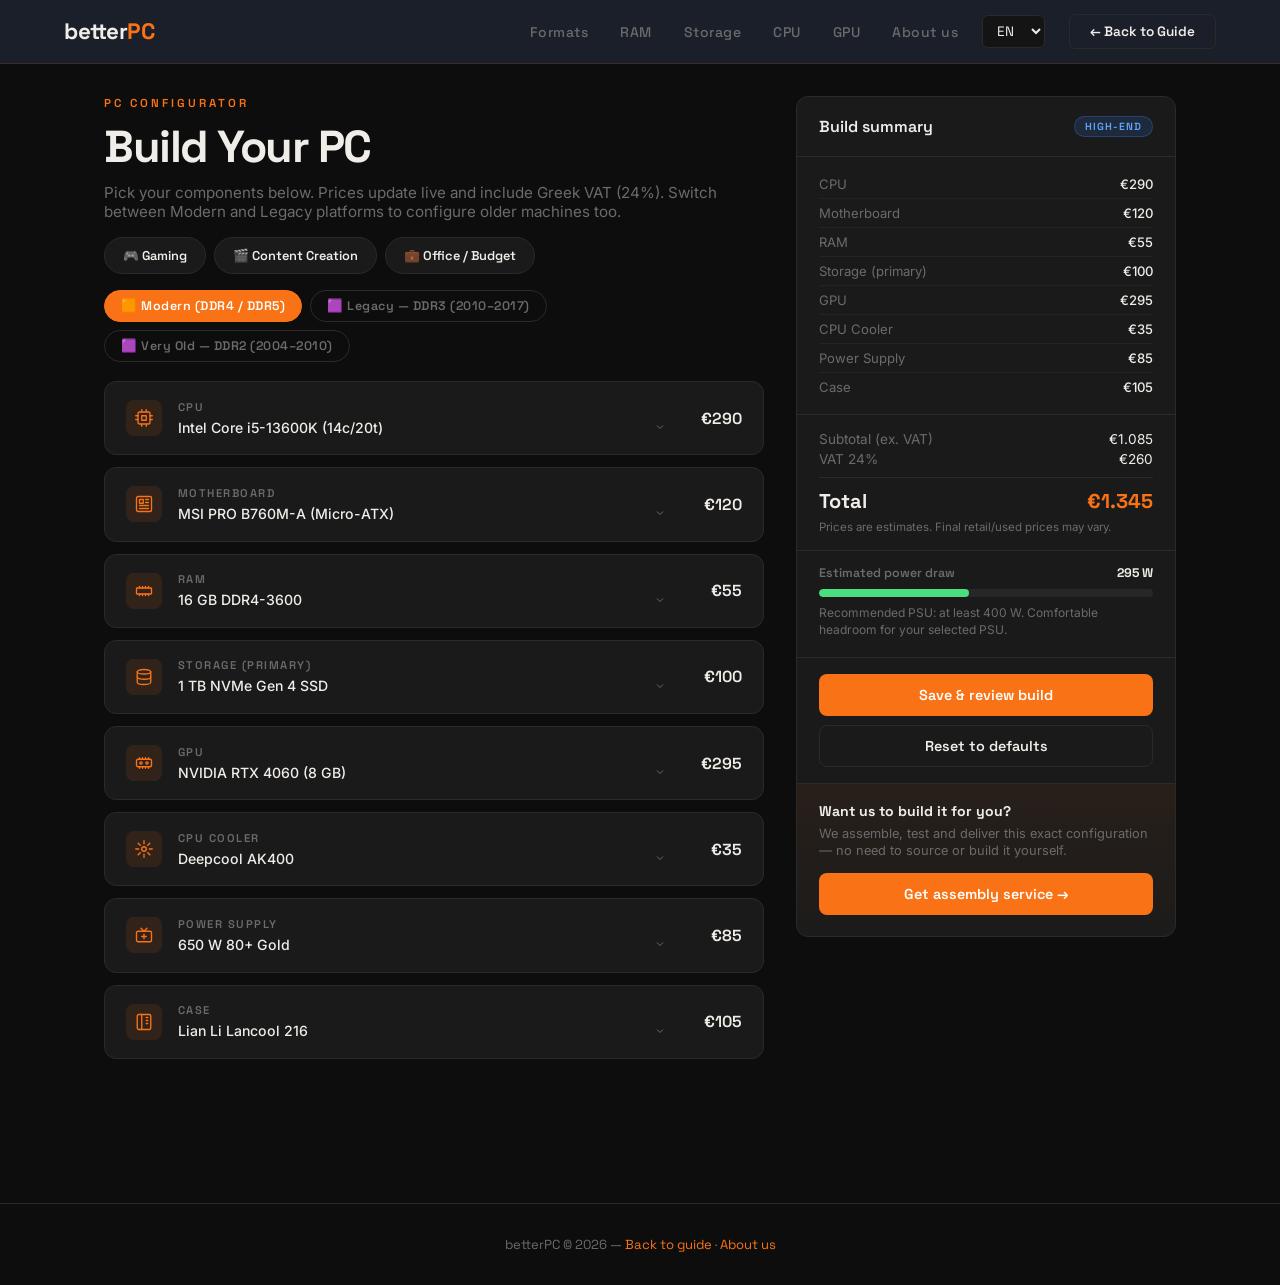
<file: build.html>
<!DOCTYPE html>
<html lang="en">
<head>
<meta charset="UTF-8" /> 
<meta name="viewport" content="width=device-width, initial-scale=1.0"/>
<title>betterPC — Build Your PC</title> 
<meta name="description" content="Configure your PC build with live pricing including Greek VAT. Compare modern and legacy platforms, from budget builds to high-end rigs.">
<link rel="canonical" href="https://betterpcgreece.github.io/build.html">
<link rel="icon" href="favicon.svg" type="image/svg+xml"> 
 
<meta property="og:type" content="website">
<meta property="og:site_name" content="betterPC">
<meta property="og:title" content="betterPC — Build Your PC">
<meta property="og:description" content="Configure your PC build with live pricing including Greek VAT. Compare modern and legacy platforms, from budget builds to high-end rigs.">
<meta property="og:url" content="https://betterpcgreece.github.io/build.html">
<meta name="twitter:card" content="summary">
<meta name="twitter:title" content="betterPC — Build Your PC">
<meta name="twitter:description" content="Configure your PC build with live pricing including Greek VAT. Compare modern and legacy platforms, from budget builds to high-end rigs.">

<link rel="preconnect" href="https://fonts.googleapis.com">
<link href="https://fonts.googleapis.com/css2?family=Space+Grotesk:wght@400;500;600;700&family=Inter:wght@400;500&display=swap" rel="stylesheet">
<link rel="stylesheet" href="style.css">
<style>
  /* Page-specific overrides and sections for build.html
     (shared reset, tokens, nav, footer live in style.css) */
  
  /* PRESETS */
  .preset-toggle-wrap { display: flex; gap: 0.5rem; margin-bottom: 1rem; flex-wrap: wrap; }
  .preset-btn { font-family: 'Space Grotesk', sans-serif; font-size: 0.8rem; font-weight: 600; padding: 9px 18px; border-radius: 20px; border: 1px solid var(--border); background: var(--card); color: var(--text); cursor: pointer; transition: all 0.2s; }
  .preset-btn:hover { border-color: var(--accent); color: var(--accent2); background: rgba(249,115,22,0.08); }
  .preset-btn.active { background: var(--accent); border-color: var(--accent); color: #fff; }

  /* GENERATION TOGGLE */
  .gen-toggle-wrap { display: flex; gap: 0.5rem; margin-bottom: 1.2rem; flex-wrap: wrap; }
  .gen-btn { font-family: 'Space Grotesk', sans-serif; font-size: 0.78rem; font-weight: 600; padding: 7px 16px; border-radius: 20px; border: 1px solid var(--border); background: transparent; color: var(--muted); cursor: pointer; transition: all 0.2s; letter-spacing: 0.5px; }
  .gen-btn:hover { border-color: var(--accent2); color: var(--accent2); }
  .gen-btn.active { background: var(--accent); border-color: var(--accent); color: #fff; }
  .gen-btn.legacy-btn.active { background: var(--legacy2); border-color: var(--legacy2); color: #fff; }
  .legacy-note { font-size: 0.78rem; color: var(--legacy); background: rgba(167,139,250,0.08); border: 1px solid rgba(167,139,250,0.2); border-radius: 8px; padding: 0.6rem 1rem; margin-bottom: 1.2rem; display: none; }
  .legacy-note.visible { display: block; }

  /* PAGE LAYOUT */
  .page { max-width: 1200px; margin: 0 auto; padding: 96px 5% 80px; display: grid; grid-template-columns: 1fr 380px; gap: 2rem; align-items: start; }
  .page-eyebrow { font-family: 'Space Grotesk', sans-serif; font-size: 0.72rem; font-weight: 600; letter-spacing: 3px; text-transform: uppercase; color: var(--accent); margin-bottom: 0.5rem; }
  .page-title { font-family: 'Space Grotesk', sans-serif; font-size: clamp(2rem, 3.5vw, 3rem); font-weight: 700; letter-spacing: -1.5px; margin-bottom: 0.5rem; }
  .page-desc { font-size: 0.95rem; color: var(--muted); margin-bottom: 1rem; }

  /* PARTS */
  .parts-panel { display: flex; flex-direction: column; gap: 0.75rem; }
  .part-card { background: var(--card); border: 1px solid var(--border); border-radius: var(--radius); padding: 1.1rem 1.3rem; display: grid; grid-template-columns: 36px 1fr auto; align-items: center; gap: 1rem; transition: border-color 0.2s; }
  .part-card:hover { border-color: rgba(249,115,22,0.3); }
  .part-card.has-warning { border-color: rgba(234,179,8,0.45); }
  .part-card.legacy-card { border-color: rgba(167,139,250,0.2); }
  .part-card.legacy-card:hover { border-color: rgba(167,139,250,0.45); }
  .part-icon { width: 36px; height: 36px; border-radius: 8px; background: rgba(249,115,22,0.1); display: flex; align-items: center; justify-content: center; font-size: 18px; color: var(--accent); flex-shrink: 0; }
  .legacy-card .part-icon { background: rgba(167,139,250,0.1); color: var(--legacy); }
  .part-info { min-width: 0; }
  .part-label { display: block; font-family: 'Space Grotesk', sans-serif; font-size: 0.7rem; font-weight: 600; letter-spacing: 1.5px; text-transform: uppercase; color: var(--muted); margin-bottom: 3px; cursor: pointer; }
  .part-select { width: 100%; font-family: 'Inter', sans-serif; font-size: 0.88rem; font-weight: 500; color: var(--text); background: transparent; border: none; outline: none; cursor: pointer; appearance: none; padding-right: 1.2rem; background-image: url("data:image/svg+xml,%3Csvg xmlns='http://www.w3.org/2000/svg' width='12' height='12' viewBox='0 0 24 24' fill='none' stroke='%236B6B6B' stroke-width='2'%3E%3Cpolyline points='6 9 12 15 18 9'%3E%3C/polyline%3E%3C/svg%3E"); background-repeat: no-repeat; background-position: right 0 center; }
  .part-select option { background: #1a1a1a; color: var(--text); }
  .part-select optgroup { color: var(--muted); }
  .part-price { font-family: 'Space Grotesk', sans-serif; font-size: 1rem; font-weight: 600; color: var(--text); white-space: nowrap; text-align: right; min-width: 60px; }
  .part-price.zero { color: var(--muted); }
  .part-price.used { color: var(--legacy); }

  /* WARNINGS */
  .warnings-box { background: rgba(234,179,8,0.08); border: 1px solid rgba(234,179,8,0.25); border-radius: var(--radius); padding: 0.9rem 1.1rem; display: none; gap: 0.5rem; flex-direction: column; }
  .warnings-box.visible { display: flex; }
  .warn-item { font-size: 0.82rem; color: #fbbf24; display: flex; align-items: flex-start; gap: 0.5rem; }

  /* SUMMARY */
  .summary-panel { position: sticky; top: 80px; background: var(--card); border: 1px solid var(--border); border-radius: var(--radius); overflow: hidden; }
  .summary-header { padding: 1.2rem 1.4rem; border-bottom: 1px solid var(--border); display: flex; align-items: center; justify-content: space-between; }
  .summary-header h2 { font-family: 'Space Grotesk', sans-serif; font-size: 1rem; font-weight: 600; }
  .tier-pill { font-family: 'Space Grotesk', sans-serif; font-size: 0.65rem; font-weight: 600; letter-spacing: 1px; text-transform: uppercase; padding: 3px 10px; border-radius: 20px; }
  .tier-pill.budget { background: rgba(34,197,94,0.15); color: #4ade80; border: 1px solid rgba(34,197,94,0.3); }
  .tier-pill.mid    { background: rgba(249,115,22,0.15); color: var(--accent2); border: 1px solid rgba(249,115,22,0.3); }
  .tier-pill.high   { background: rgba(59,130,246,0.15); color: #60a5fa; border: 1px solid rgba(59,130,246,0.3); }
  .tier-pill.enthus { background: rgba(168,85,247,0.15); color: #c084fc; border: 1px solid rgba(168,85,247,0.3); }
  .tier-pill.legacy { background: rgba(167,139,250,0.12); color: var(--legacy); border: 1px solid rgba(167,139,250,0.3); }
  .breakdown-list { padding: 0.8rem 1.4rem; }
  .breakdown-row { display: flex; justify-content: space-between; align-items: baseline; padding: 6px 0; border-bottom: 1px solid rgba(255,255,255,0.04); font-size: 0.82rem; }
  .breakdown-row:last-child { border-bottom: none; }
  .br-name { color: var(--muted); }
  .br-val { color: var(--text); font-weight: 500; }
  .br-val.zero { color: var(--border); }
  .br-val.used { color: var(--legacy); }
  .summary-totals { border-top: 1px solid var(--border); padding: 1rem 1.4rem; }
  .total-row { display: flex; justify-content: space-between; font-size: 0.85rem; color: var(--muted); margin-bottom: 4px; }
  .total-row span:last-child { color: var(--text); }
  .total-row.grand { font-family: 'Space Grotesk', sans-serif; font-size: 1.25rem; font-weight: 700; color: var(--text); margin-top: 10px; padding-top: 10px; border-top: 1px solid var(--border); }
  .total-row.grand span:first-child { color: var(--text); }
  .total-row.grand span:last-child { color: var(--accent); }
  .vat-note { font-size: 0.72rem; color: var(--muted); margin-top: 6px; }
  .summary-footer { padding: 1rem 1.4rem; border-top: 1px solid var(--border); display: flex; flex-direction: column; gap: 0.6rem; }

  /* WATTAGE ESTIMATOR */
  .wattage-box { padding: 0.9rem 1.4rem 1.1rem; border-top: 1px solid var(--border); }
  .wattage-header { display: flex; align-items: center; justify-content: space-between; font-size: 0.78rem; color: var(--muted); margin-bottom: 0.5rem; font-family: 'Space Grotesk', sans-serif; font-weight: 600; }
  .wattage-value { color: var(--text); font-weight: 700; }
  .wattage-bar-track { width: 100%; height: 8px; border-radius: 20px; background: rgba(255,255,255,0.06); overflow: hidden; }
  .wattage-bar-fill { height: 100%; border-radius: 20px; transition: width 0.25s ease, background 0.25s ease; background: #4ade80; }
  .wattage-bar-fill.safe { background: #4ade80; }
  .wattage-bar-fill.tight { background: #fbbf24; }
  .wattage-bar-fill.danger { background: #f87171; }
  .wattage-caption { font-size: 0.75rem; color: var(--muted); margin-top: 0.5rem; line-height: 1.4; }
  .wattage-caption.tight { color: #fbbf24; }
  .wattage-caption.danger { color: #f87171; }

  /* SAVED BUILDS (inside modal) */
  .saved-builds-section { border-top: 1px solid var(--border); margin-top: 1.2rem; padding-top: 1.2rem; }
  .saved-builds-section h4 { font-family: 'Space Grotesk', sans-serif; font-size: 0.88rem; font-weight: 700; margin-bottom: 0.6rem; }
  .saved-builds-list { list-style: none; display: flex; flex-direction: column; gap: 0.5rem; margin-bottom: 0.9rem; max-height: 220px; overflow-y: auto; }
  .saved-builds-list li { font-size: 0.82rem; display: flex; align-items: center; justify-content: space-between; gap: 0.6rem; padding: 8px 12px; background: var(--card); border-radius: 8px; }
  .sb-info { min-width: 0; }
  .sb-name { font-weight: 600; color: var(--text); display: block; white-space: nowrap; overflow: hidden; text-overflow: ellipsis; }
  .sb-meta { font-size: 0.7rem; color: var(--muted); }
  .sb-actions { display: flex; gap: 0.4rem; flex-shrink: 0; }
  .sb-actions button { font-family: 'Space Grotesk', sans-serif; font-size: 0.72rem; font-weight: 600; padding: 5px 10px; border-radius: 6px; cursor: pointer; border: 1px solid var(--border); background: transparent; color: var(--text); }
  .sb-actions button.sb-load:hover { border-color: var(--accent); color: var(--accent2); }
  .sb-actions button.sb-delete:hover { border-color: #f87171; color: #f87171; }
  .saved-builds-empty { font-size: 0.8rem; color: var(--muted); margin-bottom: 0.9rem; }

  /* SERVICE CTA */
  .cta-service { padding: 1.1rem 1.4rem 1.3rem; border-top: 1px solid var(--border); background: linear-gradient(180deg, rgba(249,115,22,0.06), rgba(249,115,22,0.01)); }
  .cta-service h3 { font-family: 'Space Grotesk', sans-serif; font-size: 0.88rem; font-weight: 700; margin-bottom: 0.3rem; }
  .cta-service p { font-size: 0.8rem; color: var(--muted); margin-bottom: 0.8rem; line-height: 1.4; }
  .cta-service .btn-primary { display: flex; align-items: center; justify-content: center; gap: 0.4rem; text-decoration: none; }

  .btn-primary { font-family: 'Space Grotesk', sans-serif; font-weight: 600; padding: 12px; width: 100%; border-radius: 8px; background: var(--accent); color: #fff; border: none; cursor: pointer; font-size: 0.9rem; transition: background 0.2s, transform 0.15s; }
  .btn-primary:hover { background: var(--accent2); transform: translateY(-1px); }
  .btn-secondary { font-family: 'Space Grotesk', sans-serif; font-weight: 600; padding: 11px; width: 100%; border-radius: 8px; background: transparent; color: var(--text); border: 1px solid var(--border); cursor: pointer; font-size: 0.9rem; transition: border-color 0.2s, color 0.2s; }
  .btn-secondary:hover { border-color: var(--accent); color: var(--accent2); }

  /* MODAL */
  .modal-backdrop { display: none; position: fixed; inset: 0; z-index: 200; background: rgba(0,0,0,0.7); backdrop-filter: blur(4px); align-items: center; justify-content: center; padding: 1rem; }
  .modal-backdrop.open { display: flex; }
  .modal { background: var(--surface); border: 1px solid var(--border); border-radius: 16px; padding: 2rem; max-width: 520px; width: 100%; position: relative; max-height: 90vh; overflow-y: auto; }
  .modal h3 { font-family: 'Space Grotesk', sans-serif; font-size: 1.2rem; font-weight: 700; margin-bottom: 0.3rem; }
  .modal p { font-size: 0.88rem; color: var(--muted); margin-bottom: 1.4rem; }
  .modal-list { list-style: none; display: flex; flex-direction: column; gap: 0.5rem; margin-bottom: 1.5rem; }
  .modal-list li { font-size: 0.85rem; display: flex; justify-content: space-between; padding: 8px 12px; background: var(--card); border-radius: 8px; }
  .modal-list li span:first-child { color: var(--muted); }
  .modal-list li span:last-child { font-weight: 500; }
  .modal-total { font-family: 'Space Grotesk', sans-serif; font-size: 1.4rem; font-weight: 700; color: var(--accent); text-align: center; padding: 1rem; background: rgba(249,115,22,0.08); border: 1px solid rgba(249,115,22,0.2); border-radius: 10px; margin-bottom: 1.2rem; }
  .modal-close { position: absolute; top: 1rem; right: 1rem; background: none; border: none; color: var(--muted); cursor: pointer; font-size: 1.4rem; line-height: 1; padding: 4px 8px; border-radius: 6px; }
  .modal-close:hover { color: var(--text); background: var(--card); }
  .modal-actions { display: flex; flex-wrap: wrap; gap: 0.6rem; }
  .modal-actions button { flex: 1 1 140px; }

  /* FOOTER */
  footer { margin-top: 4rem; }
  footer p { font-family: 'Space Grotesk', sans-serif; font-size: 0.82rem; color: var(--muted); }

  /* MOBILE STICKY TOTAL BAR */
  .mobile-total-bar {
    display: none;
    position: fixed;
    left: 0; right: 0; bottom: 0;
    z-index: 150;
    background: var(--card);
    border-top: 1px solid var(--border);
    padding: 0.7rem 5%;
    align-items: center;
    justify-content: space-between;
    gap: 0.75rem;
    box-shadow: 0 -4px 16px rgba(0,0,0,0.25);
  }
  .mobile-total-bar .mtb-label { font-size: 0.72rem; color: var(--muted); }
  .mobile-total-bar .mtb-value { font-family: 'Space Grotesk', sans-serif; font-size: 1.15rem; font-weight: 700; color: var(--accent); }
  .mobile-total-bar .mtb-btn { font-family: 'Space Grotesk', sans-serif; font-weight: 600; font-size: 0.82rem; padding: 9px 16px; border-radius: 8px; background: var(--accent); color: #fff; border: none; cursor: pointer; white-space: nowrap; }

  /* RESPONSIVE */
  @media (max-width: 860px) {
    .page { grid-template-columns: 1fr; padding-bottom: 90px; }
    .summary-panel { position: static; }
    .nav-links { display: none; }
    .mobile-total-bar { display: flex; }
  }
  @media (prefers-reduced-motion: reduce) {
    .part-card, .btn-primary { transition: none; }
  }
</style>
</head>
<body>

<nav class="navbar">
  <a class="logo" href="index.html">better<span>PC</span></a>
  <div class="nav-right">
    <div class="nav-links">
      <a href="index.html#formats" data-i18n="nav_formats">Formats</a>
      <a href="index.html#ram" data-i18n="nav_ram">RAM</a>
      <a href="index.html#storage" data-i18n="nav_storage">Storage</a>
      <a href="index.html#cpu" data-i18n="nav_cpu">CPU</a>
      <a href="index.html#gpu" data-i18n="nav_gpu">GPU</a>
      <a href="about.html" data-i18n="nav_about">About us</a>
    </div>
    <select class="lang-select" id="langSelect" aria-label="Select language / Επιλογή γλώσσας">
      <option value="en">EN</option>
      <option value="el">GR</option>
      <option value="de">DE</option>
      <option value="fr">FR</option>
      <option value="ru">RU</option>
      <option value="sr">SR</option>
      <option value="it">IT</option>
      <option value="es">ES</option>
      <option value="pt">PT</option>
      <option value="pl">PL</option>
      <option value="sv">SV</option>
      <option value="ro">RO</option>
      <option value="bg">BG</option>
      <option value="sq">SQ</option>
      <option value="uk">UK</option>
      <option value="am">AM</option>
      <option value="ge">GE</option>
      <option value="ar">AR</option>
      <option value="zh">ZH</option>
    </select>
    <a class="back-btn" href="index.html" data-i18n="nav_back">&#8592; Back to Guide</a>
  </div>
</nav>

<div class="page">
  <div>
    <p class="page-eyebrow" data-i18n="page_eyebrow">PC Configurator</p>
    <h1 class="page-title" data-i18n="page_title">Build Your PC</h1>
    <p class="page-desc" data-i18n="page_desc">Pick your components below. Prices update live and include Greek VAT (24%). Switch between Modern and Legacy platforms to configure older machines too.</p>

    <div class="preset-toggle-wrap" id="preset-toggle-wrap">
      <button class="preset-btn" id="btn-preset-gaming" onclick="loadPreset('gaming')" data-i18n="preset_gaming">&#x1F3AE; Gaming</button>
      <button class="preset-btn" id="btn-preset-editing" onclick="loadPreset('editing')" data-i18n="preset_editing">&#x1F3AC; Content Creation</button>
      <button class="preset-btn" id="btn-preset-office" onclick="loadPreset('office')" data-i18n="preset_office">&#x1F4BC; Office / Budget</button>
    </div>

    <div class="gen-toggle-wrap">
      <button class="gen-btn active" id="btn-gen-modern" onclick="setGen('modern')">&#x1F7E0; Modern (DDR4 / DDR5)</button>
      <button class="gen-btn legacy-btn" id="btn-gen-ddr3" onclick="setGen('ddr3')">&#x1F7E3; Legacy &mdash; DDR3 (2010&ndash;2017)</button>
      <button class="gen-btn legacy-btn" id="btn-gen-ddr2" onclick="setGen('ddr2')">&#x1F7E3; Very Old &mdash; DDR2 (2004&ndash;2010)</button>
    </div>
    <div class="legacy-note" id="legacy-note" data-i18n="legacy_note">
      &#9888;&#65039; <strong>Refurbished / Used parts.</strong> Prices shown are rough second-hand estimates (Greek market). These platforms are no longer produced new &mdash; parts are sourced from older machines. Purple prices indicate used/refurbished parts.
    </div>

    <div class="parts-panel" id="parts-panel">

      <div class="part-card" id="card-cpu">
        <div class="part-icon">
          <svg width="18" height="18" viewBox="0 0 24 24" fill="none" stroke="currentColor" stroke-width="1.8" stroke-linecap="round" stroke-linejoin="round"><rect x="4" y="4" width="16" height="16" rx="2"/><rect x="9" y="9" width="6" height="6"/><line x1="9" y1="1" x2="9" y2="4"/><line x1="15" y1="1" x2="15" y2="4"/><line x1="9" y1="20" x2="9" y2="23"/><line x1="15" y1="20" x2="15" y2="23"/><line x1="20" y1="9" x2="23" y2="9"/><line x1="20" y1="14" x2="23" y2="14"/><line x1="1" y1="9" x2="4" y2="9"/><line x1="1" y1="14" x2="4" y2="14"/></svg>
        </div>
        <div class="part-info">
          <label class="part-label" for="cpu" data-i18n="label_cpu">CPU</label>
          <select class="part-select" id="cpu" onchange="clearPresetActive(); update()">
            <optgroup label="&#x25BA; Intel LGA1700 (12th/13th/14th Gen)" class="opt-modern">
              <option value="Intel Core i3-13100|130|60">Intel Core i3-13100 (4c/8t)</option>
              <option value="Intel Core i5-13400F|170|95">Intel Core i5-13400F (10c/16t)</option>
              <option value="Intel Core i5-13600K|290|125" selected>Intel Core i5-13600K (14c/20t)</option>
              <option value="Intel Core i7-13700K|420|190">Intel Core i7-13700K (16c/24t)</option>
              <option value="Intel Core i9-13900K|580|250">Intel Core i9-13900K (24c/32t)</option>
              <option value="Intel Core i9-14900KS|680|280">Intel Core i9-14900KS (24c/32t)</option>
            </optgroup>
            <optgroup label="&#x25BA; AMD AM5 (Ryzen 7000)" class="opt-modern">
              <option value="AMD Ryzen 5 7600X|240|105">AMD Ryzen 5 7600X (6c/12t)</option>
              <option value="AMD Ryzen 7 7700X|320|125">AMD Ryzen 7 7700X (8c/16t)</option>
              <option value="AMD Ryzen 9 7900X|430|140">AMD Ryzen 9 7900X (12c/24t)</option>
              <option value="AMD Ryzen 9 7950X|650|170">AMD Ryzen 9 7950X (16c/32t)</option>
            </optgroup>
            <optgroup label="&#x25BA; AMD AM4 (Ryzen 3000/5000)" class="opt-modern">
              <option value="AMD Ryzen 5 5600X|160|76">AMD Ryzen 5 5600X (6c/12t)</option>
              <option value="AMD Ryzen 7 5800X|220|105">AMD Ryzen 7 5800X (8c/16t)</option>
            </optgroup>
            <optgroup label="&#x25B6; Intel LGA1150 (Haswell 4th Gen) &mdash; Used" class="opt-ddr3">
              <option value="Intel Core i3-4130 (Used)|15|54">Intel Core i3-4130 (2c/4t)</option>
              <option value="Intel Core i5-4570 (Used)|25|84">Intel Core i5-4570 (4c/4t)</option>
              <option value="Intel Core i7-4770 (Used)|35|84">Intel Core i7-4770 (4c/8t)</option>
            </optgroup>
            <optgroup label="&#x25B6; Intel LGA1155 (Sandy/Ivy Bridge 2nd/3rd Gen) &mdash; Used" class="opt-ddr3">
              <option value="Intel Core i3-2100 (Used)|10|65">Intel Core i3-2100 (2c/4t)</option>
              <option value="Intel Core i5-2500K (Used)|18|95">Intel Core i5-2500K (4c/4t)</option>
              <option value="Intel Core i7-3770 (Used)|28|77">Intel Core i7-3770 (4c/8t)</option>
            </optgroup>
            <optgroup label="&#x25B6; AMD AM3+ (FX Piledriver/Vishera) &mdash; Used" class="opt-ddr3">
              <option value="AMD FX-4300 (Used)|12|95">AMD FX-4300 (4 cores)</option>
              <option value="AMD FX-6300 (Used)|18|95">AMD FX-6300 (6 cores)</option>
              <option value="AMD FX-8350 (Used)|25|125">AMD FX-8350 (8 cores)</option>
            </optgroup>
            <optgroup label="&#x25B6; Intel LGA775 (Core 2 Duo/Quad) &mdash; Used" class="opt-ddr2">
              <option value="Intel Core 2 Duo E8400 (Used)|8|65">Intel Core 2 Duo E8400 (2c)</option>
              <option value="Intel Core 2 Quad Q6600 (Used)|10|105">Intel Core 2 Quad Q6600 (4c)</option>
              <option value="Intel Core 2 Quad Q9550 (Used)|12|95">Intel Core 2 Quad Q9550 (4c)</option>
            </optgroup>
            <optgroup label="&#x25B6; AMD AM2/AM2+ (Athlon/Phenom) &mdash; Used" class="opt-ddr2">
              <option value="AMD Athlon 64 X2 5200+ (Used)|5|65">AMD Athlon 64 X2 5200+ (2c)</option>
              <option value="AMD Phenom II X4 940 (Used)|10|125">AMD Phenom II X4 940 (4c)</option>
            </optgroup>
          </select>
        </div>
        <div class="part-price" id="price-cpu">&#8364;290</div>
      </div>

      <div class="part-card" id="card-mobo">
        <div class="part-icon">
          <svg width="18" height="18" viewBox="0 0 24 24" fill="none" stroke="currentColor" stroke-width="1.8" stroke-linecap="round" stroke-linejoin="round"><rect x="2" y="2" width="20" height="20" rx="2"/><rect x="6" y="6" width="5" height="5"/><path d="M14 6h4M14 10h4M6 14h12M6 18h12"/></svg>
        </div>
        <div class="part-info">
          <label class="part-label" for="mobo" data-i18n="label_mobo">Motherboard</label>
          <select class="part-select" id="mobo" onchange="clearPresetActive(); update()">
            <optgroup label="&#x25BA; Intel LGA1700 (B660/B760/Z790)" class="opt-modern">
              <option value="Gigabyte B660M DS3H Micro-ATX|80">Gigabyte B660M DS3H (Micro-ATX)</option>
              <option value="MSI PRO B760M-A Micro-ATX|120" selected>MSI PRO B760M-A (Micro-ATX)</option>
              <option value="ASUS ROG Strix B760-F ATX|190">ASUS ROG Strix B760-F (ATX)</option>
              <option value="MSI MEG Z790 ACE ATX|380">MSI MEG Z790 ACE (ATX)</option>
            </optgroup>
            <optgroup label="&#x25BA; AMD AM5 (B650/X670)" class="opt-modern">
              <option value="MSI PRO B650M-A Micro-ATX|130">MSI PRO B650M-A (Micro-ATX)</option>
              <option value="ASUS TUF Gaming B650-Plus ATX|195">ASUS TUF Gaming B650-Plus (ATX)</option>
              <option value="Gigabyte X670E Aorus Master ATX|380">Gigabyte X670E Aorus Master (ATX)</option>
            </optgroup>
            <optgroup label="&#x25BA; AMD AM4 (B550/X570)" class="opt-modern">
              <option value="MSI B550M PRO-VDH Micro-ATX|90">MSI B550M PRO-VDH (Micro-ATX)</option>
              <option value="ASUS TUF Gaming B550-Plus ATX|145">ASUS TUF Gaming B550-Plus (ATX)</option>
            </optgroup>
            <optgroup label="&#x25B6; Intel LGA1150 (H81/B85/Z97) &mdash; Used" class="opt-ddr3">
              <option value="Gigabyte H81M LGA1150 Used|20">Gigabyte H81M (Micro-ATX)</option>
              <option value="ASUS B85M-G LGA1150 Used|28">ASUS B85M-G (Micro-ATX)</option>
              <option value="MSI Z97 PC Mate LGA1150 Used|35">MSI Z97 PC Mate (ATX)</option>
            </optgroup>
            <optgroup label="&#x25B6; Intel LGA1155 (H61/B75/Z77) &mdash; Used" class="opt-ddr3">
              <option value="Gigabyte H61M LGA1155 Used|15">Gigabyte H61M (Micro-ATX)</option>
              <option value="ASUS P8Z77-V LGA1155 Used|30">ASUS P8Z77-V (ATX)</option>
            </optgroup>
            <optgroup label="&#x25B6; AMD AM3+ (760G/870/990FX) &mdash; Used" class="opt-ddr3">
              <option value="Gigabyte 78LMT-USB3 AM3+ Used|18">Gigabyte 78LMT-USB3 (Micro-ATX)</option>
              <option value="ASUS M5A99FX PRO AM3+ Used|30">ASUS M5A99FX PRO (ATX)</option>
            </optgroup>
            <optgroup label="&#x25B6; Intel LGA775 (G31/G41/P45) &mdash; Used" class="opt-ddr2">
              <option value="Gigabyte G41M LGA775 Used|10">Gigabyte G41M (Micro-ATX)</option>
              <option value="ASUS P5Q LGA775 Used|12">ASUS P5Q (ATX)</option>
            </optgroup>
            <optgroup label="&#x25B6; AMD AM2/AM2+ (780G/790FX) &mdash; Used" class="opt-ddr2">
              <option value="Gigabyte MA790GP AM2+ Used|10">Gigabyte MA790GP (ATX)</option>
              <option value="ASUS M3A78-CM AM2+ Used|8">ASUS M3A78-CM (Micro-ATX)</option>
            </optgroup>
          </select>
        </div>
        <div class="part-price" id="price-mobo">&#8364;120</div>
      </div>

      <div class="part-card" id="card-ram">
        <div class="part-icon">
          <svg width="18" height="18" viewBox="0 0 24 24" fill="none" stroke="currentColor" stroke-width="1.8" stroke-linecap="round" stroke-linejoin="round"><rect x="2" y="8" width="20" height="8" rx="1"/><path d="M6 8V6M10 8V6M14 8V6M18 8V6M6 16v2M10 16v2M14 16v2M18 16v2"/></svg>
        </div>
        <div class="part-info">
          <label class="part-label" for="ram" data-i18n="label_ram">RAM</label>
          <select class="part-select" id="ram" onchange="clearPresetActive(); update()">
            <optgroup label="&#x25BA; DDR5 (Modern)" class="opt-modern">
              <option value="16 GB DDR5-5600|75">16 GB DDR5-5600</option>
              <option value="32 GB DDR5-6000|140">32 GB DDR5-6000</option>
              <option value="64 GB DDR5-6000|280">64 GB DDR5-6000</option>
            </optgroup>
            <optgroup label="&#x25BA; DDR4 (Modern)" class="opt-modern">
              <option value="8 GB DDR4-3200|30">8 GB DDR4-3200</option>
              <option value="16 GB DDR4-3600|55" selected>16 GB DDR4-3600</option>
              <option value="32 GB DDR4-3600|95">32 GB DDR4-3600</option>
              <option value="64 GB DDR4-3200|180">64 GB DDR4-3200</option>
            </optgroup>
            <optgroup label="&#x25B6; DDR3 (Legacy) &mdash; Used" class="opt-ddr3">
              <option value="4 GB DDR3-1333 Used|8">4 GB DDR3-1333</option>
              <option value="8 GB DDR3-1600 Used|14">8 GB DDR3-1600</option>
              <option value="16 GB DDR3-1600 Used|26">16 GB DDR3-1600</option>
              <option value="32 GB DDR3-1600 Used|48">32 GB DDR3-1600</option>
            </optgroup>
            <optgroup label="&#x25B6; DDR2 (Very Old) &mdash; Used" class="opt-ddr2">
              <option value="2 GB DDR2-800 Used|5">2 GB DDR2-800</option>
              <option value="4 GB DDR2-800 Used|10">4 GB DDR2-800</option>
              <option value="8 GB DDR2-1066 Used|18">8 GB DDR2-1066</option>
            </optgroup>
          </select>
        </div>
        <div class="part-price" id="price-ram">&#8364;55</div>
      </div>

      <div class="part-card" id="card-storage">
        <div class="part-icon">
          <svg width="18" height="18" viewBox="0 0 24 24" fill="none" stroke="currentColor" stroke-width="1.8" stroke-linecap="round" stroke-linejoin="round"><ellipse cx="12" cy="5" rx="9" ry="3"/><path d="M21 12c0 1.66-4 3-9 3s-9-1.34-9-3"/><path d="M3 5v14c0 1.66 4 3 9 3s9-1.34 9-3V5"/></svg>
        </div>
        <div class="part-info">
          <label class="part-label" for="storage" data-i18n="label_storage">Storage (primary)</label>
          <select class="part-select" id="storage" onchange="clearPresetActive(); update()">
            <optgroup label="&#x25BA; NVMe Gen 4 (fastest)" class="opt-modern">
              <option value="1 TB NVMe Gen 4 SSD|100" selected>1 TB NVMe Gen 4 SSD</option>
              <option value="2 TB NVMe Gen 4 SSD|185">2 TB NVMe Gen 4 SSD</option>
              <option value="4 TB NVMe Gen 4 SSD|360">4 TB NVMe Gen 4 SSD</option>
            </optgroup>
            <optgroup label="&#x25BA; NVMe Gen 3" class="opt-modern">
              <option value="500 GB NVMe Gen 3 SSD|55">500 GB NVMe Gen 3 SSD</option>
              <option value="1 TB NVMe Gen 3 SSD|70">1 TB NVMe Gen 3 SSD</option>
            </optgroup>
            <optgroup label="&#x25BA; SATA SSD (Modern)" class="opt-modern">
              <option value="500 GB SATA SSD|45">500 GB SATA SSD</option>
              <option value="1 TB SATA SSD|75">1 TB SATA SSD</option>
            </optgroup>
            <optgroup label="&#x25B6; SATA SSD (Upgrade for DDR3 PC)" class="opt-ddr3">
              <option value="120 GB SATA SSD upgrade|20">120 GB SATA SSD</option>
              <option value="240 GB SATA SSD|30">240 GB SATA SSD</option>
              <option value="500 GB SATA SSD budget|40">500 GB SATA SSD</option>
            </optgroup>
            <optgroup label="&#x25B6; HDD (DDR3 era)" class="opt-ddr3">
              <option value="500 GB HDD SATA|10">500 GB HDD SATA</option>
              <option value="1 TB HDD SATA|15">1 TB HDD SATA</option>
              <option value="2 TB HDD SATA|25">2 TB HDD SATA</option>
            </optgroup>
            <optgroup label="&#x25B6; SATA SSD (Upgrade for DDR2 PC)" class="opt-ddr2">
              <option value="120 GB SATA SSD DDR2|20">120 GB SATA SSD</option>
              <option value="240 GB SATA SSD DDR2|30">240 GB SATA SSD</option>
            </optgroup>
            <optgroup label="&#x25B6; HDD (DDR2 era)" class="opt-ddr2">
              <option value="160 GB IDE/SATA HDD Used|5">160 GB IDE/SATA HDD</option>
              <option value="320 GB SATA HDD Used|8">320 GB SATA HDD</option>
              <option value="500 GB SATA HDD budget|10">500 GB SATA HDD</option>
            </optgroup>
          </select>
        </div>
        <div class="part-price" id="price-storage">&#8364;100</div>
      </div>

      <div class="part-card" id="card-gpu">
        <div class="part-icon">
          <svg width="18" height="18" viewBox="0 0 24 24" fill="none" stroke="currentColor" stroke-width="1.8" stroke-linecap="round" stroke-linejoin="round"><rect x="2" y="7" width="20" height="10" rx="2"/><path d="M6 7V5M10 7V5M14 7V5M18 7V5M6 17v2M10 17v2M14 17v2M18 17v2"/><circle cx="8" cy="12" r="1.5"/><circle cx="16" cy="12" r="1.5"/></svg>
        </div>
        <div class="part-info">
          <label class="part-label" for="gpu" data-i18n="label_gpu">GPU</label>
          <select class="part-select" id="gpu" onchange="clearPresetActive(); update()">
            <option value="No dedicated GPU integrated|0|0" data-i18n="opt_no_gpu">No dedicated GPU (integrated only)</option>
            <optgroup label="&#x25BA; NVIDIA GeForce (Modern)" class="opt-modern">
              <option value="NVIDIA RTX 4060 8 GB|295|115" selected>NVIDIA RTX 4060 (8 GB)</option>
              <option value="NVIDIA RTX 4060 Ti 8 GB|390|160">NVIDIA RTX 4060 Ti (8 GB)</option>
              <option value="NVIDIA RTX 4070 12 GB|560|200">NVIDIA RTX 4070 (12 GB)</option>
              <option value="NVIDIA RTX 4070 Super 12 GB|620|220">NVIDIA RTX 4070 Super (12 GB)</option>
              <option value="NVIDIA RTX 4070 Ti Super 16 GB|800|285">NVIDIA RTX 4070 Ti Super (16 GB)</option>
              <option value="NVIDIA RTX 4080 Super 16 GB|1050|320">NVIDIA RTX 4080 Super (16 GB)</option>
              <option value="NVIDIA RTX 4090 24 GB|1800|450">NVIDIA RTX 4090 (24 GB)</option>
            </optgroup>
            <optgroup label="&#x25BA; AMD Radeon (Modern)" class="opt-modern">
              <option value="AMD Radeon RX 6600 8 GB|195|132">AMD Radeon RX 6600 (8 GB)</option>
              <option value="AMD Radeon RX 7600 8 GB|260|165">AMD Radeon RX 7600 (8 GB)</option>
              <option value="AMD Radeon RX 7700 XT 12 GB|370|245">AMD Radeon RX 7700 XT (12 GB)</option>
              <option value="AMD Radeon RX 7800 XT 16 GB|460|263">AMD Radeon RX 7800 XT (16 GB)</option>
              <option value="AMD Radeon RX 7900 XTX 24 GB|870|355">AMD Radeon RX 7900 XTX (24 GB)</option>
            </optgroup>
            <optgroup label="&#x25B6; NVIDIA (Used &mdash; DDR3 era)" class="opt-ddr3">
              <option value="NVIDIA GTX 750 Ti 2 GB Used|20|60">NVIDIA GTX 750 Ti (2 GB)</option>
              <option value="NVIDIA GTX 960 4 GB Used|30|120">NVIDIA GTX 960 (4 GB)</option>
              <option value="NVIDIA GTX 1060 6 GB Used|55|120">NVIDIA GTX 1060 (6 GB)</option>
              <option value="NVIDIA GTX 1070 8 GB Used|75|150">NVIDIA GTX 1070 (8 GB)</option>
            </optgroup>
            <optgroup label="&#x25B6; AMD (Used &mdash; DDR3 era)" class="opt-ddr3">
              <option value="AMD RX 470 4 GB Used|30|120">AMD RX 470 (4 GB)</option>
              <option value="AMD RX 570 8 GB Used|35|150">AMD RX 570 (8 GB)</option>
              <option value="AMD RX 580 8 GB Used|45|185">AMD RX 580 (8 GB)</option>
            </optgroup>
            <optgroup label="&#x25B6; NVIDIA (Used &mdash; DDR2 era)" class="opt-ddr2">
              <option value="NVIDIA GTS 450 1 GB Used|8|106">NVIDIA GTS 450 (1 GB)</option>
              <option value="NVIDIA GTX 560 Ti 1 GB Used|10|170">NVIDIA GTX 560 Ti (1 GB)</option>
              <option value="NVIDIA GTX 750 Ti 2 GB Used ddr2|20|60">NVIDIA GTX 750 Ti (2 GB)</option>
            </optgroup>
            <optgroup label="&#x25B6; AMD (Used &mdash; DDR2 era)" class="opt-ddr2">
              <option value="AMD HD 5770 1 GB Used|6|108">AMD HD 5770 (1 GB)</option>
              <option value="AMD HD 6870 1 GB Used|8|151">AMD HD 6870 (1 GB)</option>
            </optgroup>
          </select>
        </div>
        <div class="part-price" id="price-gpu">&#8364;295</div>
      </div>

      <div class="part-card" id="card-cooler">
        <div class="part-icon">
          <svg width="18" height="18" viewBox="0 0 24 24" fill="none" stroke="currentColor" stroke-width="1.8" stroke-linecap="round" stroke-linejoin="round"><circle cx="12" cy="12" r="3"/><path d="M12 1v4M12 19v4M4.22 4.22l2.83 2.83M16.95 16.95l2.83 2.83M1 12h4M19 12h4M4.22 19.78l2.83-2.83M16.95 7.05l2.83-2.83"/></svg>
        </div>
        <div class="part-info">
          <label class="part-label" for="cooler" data-i18n="label_cooler">CPU Cooler</label>
          <select class="part-select" id="cooler" onchange="clearPresetActive(); update()">
            <optgroup label="&#x25BA; Air Coolers (Modern)" class="opt-modern">
              <option value="Stock Boxed cooler|0" data-i18n="opt_stock_cooler">Stock / Boxed cooler (if included)</option>
              <option value="Be Quiet! Pure Rock 2|30">Be Quiet! Pure Rock 2</option>
              <option value="Deepcool AK400|35" selected>Deepcool AK400</option>
              <option value="Noctua NH-U12S|65">Noctua NH-U12S</option>
              <option value="Noctua NH-D15|90">Noctua NH-D15 (dual-tower)</option>
              <option value="Be Quiet! Dark Rock Pro 4|75">Be Quiet! Dark Rock Pro 4</option>
            </optgroup>
            <optgroup label="&#x25BA; AIO Liquid Coolers (Modern)" class="opt-modern">
              <option value="Corsair H100i 240mm AIO|120">Corsair H100i 240mm AIO</option>
              <option value="Arctic Liquid Freezer III 280mm|110">Arctic Liquid Freezer III 280mm</option>
              <option value="NZXT Kraken 360mm AIO|180">NZXT Kraken 360mm AIO</option>
              <option value="Corsair H150i 360mm AIO|190">Corsair H150i Elite 360mm AIO</option>
            </optgroup>
            <optgroup label="&#x25B6; Heatsinks (DDR3 era)" class="opt-ddr3">
              <option value="Stock boxed heatsink LGA1150 LGA1155|0" data-i18n="opt_stock_h3">Stock boxed heatsink &mdash; included</option>
              <option value="Intel AMD OEM heatsink Used|5" data-i18n="opt_oem_used">Intel/AMD OEM heatsink &mdash; Used</option>
              <option value="Cooler Master Hyper 212 Evo|18">Cooler Master Hyper 212 Evo</option>
              <option value="Deepcool GAMMAXX 300|12">Deepcool Gammaxx 300</option>
              <option value="Zalman CNPS9900 Used|10">Zalman CNPS9900 &mdash; Used</option>
              <option value="Noctua NH-U9B SE2 Used|15">Noctua NH-U9B SE2 &mdash; Used</option>
            </optgroup>
            <optgroup label="&#x25B6; Heatsinks (DDR2 era)" class="opt-ddr2">
              <option value="Stock LGA775 boxed heatsink|0" data-i18n="opt_stock_h2">Stock LGA775 boxed heatsink &mdash; included</option>
              <option value="Zalman CNPS7500 used heatsink|8">Zalman CNPS7500 &mdash; Used</option>
              <option value="Thermaltake BigTyp 775 heatsink|10">Thermaltake BigTyp &mdash; Used</option>
              <option value="Arctic Freezer 7 Pro heatsink|10">Arctic Freezer 7 Pro &mdash; Used</option>
              <option value="Scythe Ninja Rev B heatsink Used|12">Scythe Ninja Rev B &mdash; Used</option>
            </optgroup>
          </select>
        </div>
        <div class="part-price" id="price-cooler">&#8364;35</div>
      </div>

      <div class="part-card" id="card-psu">
        <div class="part-icon">
          <svg width="18" height="18" viewBox="0 0 24 24" fill="none" stroke="currentColor" stroke-width="1.8" stroke-linecap="round" stroke-linejoin="round"><rect x="2" y="7" width="20" height="14" rx="2"/><path d="M16 3l-4 4-4-4"/><path d="M12 11v6M9 14h6"/></svg>
        </div>
        <div class="part-info">
          <label class="part-label" for="psu" data-i18n="label_psu">Power Supply</label>
          <select class="part-select" id="psu" onchange="clearPresetActive(); update()">
            <optgroup label="&#x25BA; Modern PSU (new)" class="opt-modern">
              <option value="450 W 80+ Bronze|50">450 W 80+ Bronze</option>
              <option value="550 W 80+ Gold|70">550 W 80+ Gold</option>
              <option value="650 W 80+ Gold|85" selected>650 W 80+ Gold</option>
              <option value="750 W 80+ Gold|100">750 W 80+ Gold</option>
              <option value="850 W 80+ Gold|120">850 W 80+ Gold</option>
              <option value="850 W 80+ Platinum|155">850 W 80+ Platinum</option>
              <option value="1000 W 80+ Platinum|180">1000 W 80+ Platinum</option>
              <option value="1200 W 80+ Titanium|260">1200 W 80+ Titanium</option>
            </optgroup>
            <optgroup label="&#x25B6; PSU (Used &mdash; DDR3 era)" class="opt-ddr3">
              <option value="300 W Generic PSU Used|10">300 W Generic &mdash; Used</option>
              <option value="400 W 80+ Bronze Used|15">400 W 80+ Bronze &mdash; Used</option>
              <option value="500 W 80+ Bronze Used|20">500 W 80+ Bronze &mdash; Used</option>
              <option value="600 W 80+ Gold Used|28">600 W 80+ Gold &mdash; Used</option>
            </optgroup>
            <optgroup label="&#x25B6; PSU (Used &mdash; DDR2 era)" class="opt-ddr2">
              <option value="250 W Generic ATX PSU Used|8">250 W Generic ATX &mdash; Used</option>
              <option value="350 W Generic PSU Used|10">350 W Generic &mdash; Used</option>
              <option value="450 W Bronze PSU Used|15">450 W Bronze &mdash; Used</option>
            </optgroup>
          </select>
        </div>
        <div class="part-price" id="price-psu">&#8364;85</div>
      </div>

      <div class="part-card" id="card-case">
        <div class="part-icon">
          <svg width="18" height="18" viewBox="0 0 24 24" fill="none" stroke="currentColor" stroke-width="1.8" stroke-linecap="round" stroke-linejoin="round"><rect x="3" y="2" width="18" height="20" rx="2"/><path d="M9 2v20M15 6h2M15 10h2M15 14h2"/></svg>
        </div>
        <div class="part-info">
          <label class="part-label" for="case_pc" data-i18n="label_case">Case</label>
          <select class="part-select" id="case_pc" onchange="clearPresetActive(); update()">
            <optgroup label="&#x25BA; Micro-ATX / Mini-ITX" class="opt-modern">
              <option value="Fractal Design Node 804 Micro-ATX|65">Fractal Design Node 804 (Micro-ATX)</option>
              <option value="Cooler Master NR400 Micro-ATX|70">Cooler Master NR400 (Micro-ATX)</option>
            </optgroup>
            <optgroup label="&#x25BA; Mid-Tower ATX" class="opt-modern">
              <option value="Fractal Design Pop Air|75">Fractal Design Pop Air</option>
              <option value="Lian Li Lancool 216|105" selected>Lian Li Lancool 216</option>
              <option value="Be Quiet! Pure Base 500DX|110">Be Quiet! Pure Base 500DX</option>
              <option value="NZXT H7 Flow|140">NZXT H7 Flow</option>
              <option value="Fractal Design Torrent|160">Fractal Design Torrent</option>
            </optgroup>
            <optgroup label="&#x25BA; Full-Tower ATX" class="opt-modern">
              <option value="Lian Li O11 Dynamic EVO|180">Lian Li O11 Dynamic EVO</option>
              <option value="Be Quiet! Dark Base 900 Pro|230">Be Quiet! Dark Base 900 Pro</option>
              <option value="Corsair iCUE 7000X RGB|240">Corsair iCUE 7000X RGB</option>
            </optgroup>
            <optgroup label="&#x25B6; Case (Used/Budget &mdash; DDR3 era)" class="opt-ddr3">
              <option value="Generic Micro-ATX tower Used|10">Generic Micro-ATX &mdash; Used</option>
              <option value="Generic ATX Mid-Tower Used|15">Generic ATX Mid-Tower &mdash; Used</option>
              <option value="Cooler Master Elite 430 Used|20">Cooler Master Elite 430 &mdash; Used</option>
              <option value="Antec Three Hundred Used|22">Antec Three Hundred &mdash; Used</option>
            </optgroup>
            <optgroup label="&#x25B6; Case (Used &mdash; DDR2 era)" class="opt-ddr2">
              <option value="Old ATX mid-tower Used|10">Old ATX mid-tower &mdash; Used</option>
              <option value="Codegen OEM Generic ATX Used|8">OEM/Generic ATX &mdash; Used</option>
              <option value="Chieftec Antec value Used|15">Chieftec / Antec value &mdash; Used</option>
            </optgroup>
          </select>
        </div>
        <div class="part-price" id="price-case_pc">&#8364;105</div>
      </div>

    </div>

    <div class="warnings-box" id="warnings-box" style="margin-top:1rem" role="status" aria-live="polite"></div>
  </div>

  <div class="summary-panel">
    <div class="summary-header">
      <h2 data-i18n="summary_header">Build summary</h2>
      <span class="tier-pill mid" id="tier-pill">Mid-range</span>
    </div>
    <div class="breakdown-list" id="breakdown-list"></div>
    <div class="summary-totals">
      <div class="total-row"><span data-i18n="row_subtotal">Subtotal (ex. VAT)</span><span id="sum-ex">&mdash;</span></div>
      <div class="total-row"><span data-i18n="row_vat">VAT 24%</span><span id="sum-vat">&mdash;</span></div>
      <div class="total-row grand"><span data-i18n="row_total">Total</span><span id="sum-total">&mdash;</span></div>
      <p class="vat-note" data-i18n="vat_note">Prices are estimates. Final retail/used prices may vary.</p>
    </div>
    <div class="wattage-box" id="wattage-box">
      <div class="wattage-header">
        <span data-i18n="watt_header">Estimated power draw</span>
        <span class="wattage-value" id="watt-value">&mdash; W</span>
      </div>
      <div class="wattage-bar-track"><div class="wattage-bar-fill safe" id="watt-bar-fill" style="width:0%"></div></div>
      <p class="wattage-caption" id="watt-caption"></p>
    </div>
    <div class="summary-footer">
      <button class="btn-primary" onclick="openModal()" data-i18n="btn_save">Save &amp; review build</button>
      <button class="btn-secondary" onclick="resetBuild()" data-i18n="btn_reset">Reset to defaults</button>
    </div>
    <div class="cta-service">
      <h3 data-i18n="cta_title">Want us to build it for you?</h3>
      <p data-i18n="cta_desc">We assemble, test and deliver this exact configuration — no need to source or build it yourself.</p>
      <a class="btn-primary" href="about.html#contact" data-i18n="cta_btn">Get assembly service &rarr;</a>
    </div>
  </div>
</div>

<div class="mobile-total-bar" id="mobile-total-bar">
  <div>
    <div class="mtb-label" data-i18n="row_total">Total</div>
    <div class="mtb-value" id="mtb-value">&mdash;</div>
  </div>
  <button class="mtb-btn" onclick="openModal()" data-i18n="btn_save">Save &amp; review build</button>
</div>

<div class="modal-backdrop" id="modal-backdrop" onclick="closeModalBg(event)">
  <div class="modal">
    <button class="modal-close" onclick="closeModal()" aria-label="Close">&#10005;</button>
    <h3 data-i18n="modal_title">Your build</h3>
    <p data-i18n="modal_desc">Here's a summary of your selected configuration.</p>
    <ul class="modal-list" id="modal-list"></ul>
    <div class="modal-total" id="modal-total"></div>
    <div class="modal-actions">
      <button class="btn-secondary" id="btn-copy-action" onclick="copyBuild()" data-i18n="btn_copy">Copy to clipboard</button>
      <button class="btn-secondary" id="btn-copy-link-action" onclick="copyLink()" data-i18n="btn_copy_link">Copy share link</button>
      <button class="btn-primary" onclick="closeModal()" data-i18n="btn_close">Close</button>
    </div>

    <div class="saved-builds-section">
      <h4 data-i18n="saved_builds_header">Your saved builds</h4>
      <p class="saved-builds-empty" id="saved-builds-empty" data-i18n="saved_builds_empty">You haven't saved any builds yet.</p>
      <ul class="saved-builds-list" id="saved-builds-list"></ul>
      <button class="btn-secondary" id="btn-save-new-build" onclick="saveCurrentAsNewBuild()" data-i18n="btn_save_new_build">&#43; Save this configuration as a build</button>
    </div>
  </div>
</div>

<footer>
  <p>betterPC &copy; 2026 &mdash; <a href="index.html" style="color:var(--accent);text-decoration:none;" data-i18n="footer_back">Back to guide</a> &middot; <a href="about.html" style="color:var(--accent);text-decoration:none;" data-i18n="footer_about">About us</a></p>
</footer>

<script>
// 1. Language Translation Dictionary Object
const dictionary = {
  en: {
    w_am5_ddr4: "⚠️ AM5 motherboards don't support DDR4 — pick DDR5 RAM instead.",
    nav_formats: "Formats", nav_ram: "RAM", nav_storage: "Storage", nav_cpu: "CPU", nav_gpu: "GPU", nav_about: "About us", nav_back: "← Back to Guide",
    page_eyebrow: "PC Configurator", page_title: "Build Your PC",
    page_desc: "Pick your components below. Prices update live and include Greek VAT (24%). Switch between Modern and Legacy platforms to configure older machines too.",
    btn_modern: "🟧 Modern (DDR4 / DDR5)", btn_ddr3: "🟪 Legacy — DDR3 (2010–2017)", btn_ddr2: "🟪 Very Old — DDR2 (2004–2010)",
    preset_gaming: "🎮 Gaming", preset_editing: "🎬 Content Creation", preset_office: "💼 Office / Budget",
    legacy_note: "⚠️ Refurbished / Used parts. Prices shown are rough second-hand estimates (Greek market). These platforms are no longer produced new — parts are sourced from older machines. Purple prices indicate used/refurbished parts.",
    label_cpu: "CPU", label_mobo: "Motherboard", label_ram: "RAM", label_storage: "Storage (primary)", label_gpu: "GPU", label_cooler: "CPU Cooler", label_psu: "Power Supply", label_case: "Case",
    opt_no_gpu: "No dedicated GPU (integrated only)", opt_stock_cooler: "Stock / Boxed cooler (if included)", opt_stock_h3: "Stock boxed heatsink — included", opt_oem_used: "Intel/AMD OEM heatsink — Used", opt_stock_h2: "Stock LGA775 boxed heatsink — included",
    summary_header: "Build summary", row_subtotal: "Subtotal (ex. VAT)", row_vat: "VAT 24%", row_total: "Total", vat_note: "Prices are estimates. Final retail/used prices may vary.",
    btn_save: "Save & review build", btn_reset: "Reset to defaults", confirm_reset: "Reset the build and clear your saved progress? This can't be undone.",
    modal_title: "Your build", modal_desc: "Here's a summary of your selected configuration.", btn_copy: "Copy to clipboard", btn_copy_link: "Copy share link", m_link_copied: "Link copied!", btn_close: "Close", footer_back: "Back to guide", footer_about: "About us",
    tier_ddr2: "Legacy DDR2", tier_ddr3: "Legacy DDR3", tier_budget: "Budget", tier_mid: "Mid-range", tier_high: "High-end", tier_enthus: "Enthusiast",
    w_intel_mismatch: "⚠️ CPU–Motherboard mismatch: Intel CPU requires LGA1700 (B660/B760/Z790).",
    w_amd_mismatch: "⚠️ CPU–Motherboard mismatch: AMD CPU requires AM4 or AM5 board.",
    w_high_gpu_psu: "⚠️ High-end GPU — recommend at least 850 W PSU.",
    w_mid_gpu_psu: "⚠️ This GPU may need at least a 750 W PSU.",
    w_haswell_mismatch: "⚠️ Haswell CPU (LGA1150) needs an LGA1150 motherboard (H81/B85/Z97).",
    w_sandy_mismatch: "⚠️ Sandy/Ivy Bridge (LGA1155) needs an LGA1155 board (H61/B75/Z77).",
    w_fx_mismatch: "⚠️ AMD FX (AM3+) needs an AM3+ motherboard (760G/870/990FX).",
    w_ddr3_psu: "⚠️ For a DDR3 build with discrete GPU, ensure PSU is at least 300–400 W.",
    w_ddr2_info: "ℹ️ DDR2 platforms are very old. Suitable for basic office/internet use only.",
    w_ddr2_psu: "⚠️ Ensure PSU is at least 250 W for DDR2-era system.",
    watt_header: "Estimated power draw", watt_recommend: "Recommended PSU: at least {n} W.",
    watt_status_safe: "Comfortable headroom for your selected PSU.",
    watt_status_tight: "Cutting it close — consider a higher-wattage PSU.",
    watt_status_danger: "Your PSU is likely undersized for this build.",
    m_est_total: "Estimated total:", m_incl_vat: "incl. VAT", m_platform: "Platform", m_copied: "Copied!",
    cta_title: "Want us to build it for you?", cta_desc: "We assemble, test and deliver this exact configuration — no need to source or build it yourself.", cta_btn: "Get assembly service →",
    w_am4_ddr5: "⚠️ AM4 motherboards don't support DDR5 — pick DDR4 RAM instead.",
    w_case_formfactor: "⚠️ Full ATX motherboard won't fit in a Micro-ATX/Mini-ITX case — pick a larger case or a smaller board.",
    w_no_stock_cooler: "⚠️ This CPU doesn't ship with a stock cooler — pick a dedicated cooler.",
    saved_builds_header: "Your saved builds", saved_builds_empty: "You haven't saved any builds yet.",
    btn_save_new_build: "+ Save this configuration as a build", btn_load: "Load", btn_delete: "Delete",
    prompt_build_name: "Name this build:", confirm_delete_build: "Delete this saved build? This can't be undone."
  },
  el: {
    w_am5_ddr4: "⚠️ Οι μητρικές AM5 δεν υποστηρίζουν DDR4 — επιλέξτε μνήμη DDR5.",
    nav_formats: "Formats", nav_ram: "RAM", nav_storage: "Storage", nav_cpu: "CPU", nav_gpu: "GPU", nav_about: "Σχετικά", nav_back: "← Πίσω στον Οδηγό",
    page_eyebrow: "Configurator Υπολογιστή", page_title: "Φτιάξε το PC σου",
    page_desc: "Επιλέξτε τα κομμάτια σας παρακάτω. Οι τιμές ανανεώνονται ζωντανά και περιλαμβάνουν ΦΠΑ 24%. Κάντε εναλλαγή μεταξύ Σύγχρονων (Modern) και Παλαιότερων (Legacy) πλατφορμών.",
    btn_modern: "🟧 Σύγχρονο (DDR4 / DDR5)", btn_ddr3: "🟪 Παλαιάς Γενιάς — DDR3 (2010–2017)", btn_ddr2: "🟪 Πολύ Παλιό — DDR2 (2004–2010)",
    preset_gaming: "🎮 Gaming", preset_editing: "🎬 Δημιουργία Περιεχομένου", preset_office: "💼 Γραφείο / Οικονομικό",
    legacy_note: "⚠️ Ανακατασκευασμένα / Μεταχειρισμένα μέρη. Οι τιμές είναι rough estimates (Ελληνική αγορά). Αυτές οι πλατφόρμες δεν παράγονται πλέον — τα μέρη προέρχονται από παλαιότερα συστήματα.",
    label_cpu: "Επεξεργαστής (CPU)", label_mobo: "Μητρική Κάρτα", label_ram: "Μνήμη RAM", label_storage: "Αποθ. Χώρος", label_gpu: "Κάρτα Γραφικών (GPU)", label_cooler: "Ψύκτρα Επεξεργαστή", label_psu: "Τροφοδοτικό (PSU)", label_case: "Κουτί (Case)",
    opt_no_gpu: "Χωρίς κάρτα γραφικών (ενσωματωμένα)", opt_stock_cooler: "Stock / Boxed ψύκτρα (αν περιλαμβάνεται)", opt_stock_h3: "Stock boxed ψύκτρα — περιλαμβάνεται", opt_oem_used: "Intel/AMD OEM ψύκτρα — Μεταχειρ.", opt_stock_h2: "Stock LGA775 boxed ψύκτρα — περιλαμβάνεται",
    summary_header: "Σύνοψη συστήματος", row_subtotal: "Μερικό Σύνολο (χωρίς ΦΠΑ)", row_vat: "ΦΠΑ 24%", row_total: "Τελικό Σύνολο", vat_note: "Οι τιμές είναι κατά προσέγγιση. Οι τελικές τιμές λιανικής ή μεταχειρισμένων ενδέχεται να διαφέρουν.",
    btn_save: "Αποθήκευση & έλεγχος", btn_reset: "Επαναφορά", confirm_reset: "Επαναφορά της σύνθεσης και διαγραφή της αποθηκευμένης προόδου; Δεν αναιρείται.",
    modal_title: "Το Σύστημά σου", modal_desc: "Εδώ είναι μια σύνοψη της σύνθεσης που επιλέξατε.", btn_copy: "Αντιγραφή στο clipboard", btn_copy_link: "Αντιγραφή συνδέσμου κοινοποίησης", m_link_copied: "Ο σύνδεσμος αντιγράφηκε!", btn_close: "Κλείσιμο", footer_back: "Πίσω στον οδηγό", footer_about: "Σχετικά με εμάς",
    tier_ddr2: "Παλαιάς Γενιάς DDR2", tier_ddr3: "Παλαιάς Γενιάς DDR3", tier_budget: "Οικονομικό", tier_mid: "Μεσαίας Κατηγορίας", tier_high: "Υψηλών Επιδόσεων", tier_enthus: "Enthusiast",
    w_intel_mismatch: "⚠️ Ασυμβατότητα CPU–Μητρικής: Ο επεξεργαστής Intel απαιτεί LGA1700 (B660/B760/Z790).",
    w_amd_mismatch: "⚠️ Ασυμβατότητα CPU–Μητρικής: Ο επεξεργαστής AMD απαιτεί AM4 ή AM5 μητρική κάρτα.",
    w_high_gpu_psu: "⚠️ Κάρτα γραφικών υψηλών απαιτήσεων — συνιστάται τροφοδοτικό τουλάχιστον 850 W.",
    w_mid_gpu_psu: "⚠️ Αυτή η κάρτα γραφικών ενδέχεται να χρειάζεται τροφοδοτικό τουλάχιστον 750 W.",
    w_haswell_mismatch: "⚠️ Ο επεξεργαστής Haswell (LGA1150) χρειάζεται μητρική LGA1150 (H81/B85/Z97).",
    w_sandy_mismatch: "⚠️ Ο επεξεργαστής Sandy/Ivy Bridge (LGA1155) χρειάζεται μητρική LGA1155 (H61/B75/Z77).",
    w_fx_mismatch: "⚠️ Ο επεξεργαστής AMD FX (AM3+) χρειάζεται μητρική AM3+ (760G/870/990FX).",
    w_ddr3_psu: "⚠️ Για ένα σύστημα DDR3 με κάρτα γραφικών, βεβαιωθείτε ότι το τροφοδοτικό είναι τουλάχιστον 300–400 W.",
    w_ddr2_info: "ℹ️ Οι πλατφόρμες DDR2 είναι πολύ παλιές. Είναι κατάλληλες μόνο για βασική χρήση γραφείου και internet.",
    w_ddr2_psu: "⚠️ Βεβαιωθείτε ότι το τροφοδοτικό είναι τουλάχιστον 250 W για σύστημα εποχής DDR2.",
    watt_header: "Εκτιμώμενη κατανάλωση ισχύος", watt_recommend: "Προτεινόμενο τροφοδοτικό: τουλάχιστον {n} W.",
    watt_status_safe: "Άνετο περιθώριο για το τροφοδοτικό που επιλέξατε.",
    watt_status_tight: "Στο όριο — σκεφτείτε τροφοδοτικό μεγαλύτερης ισχύος.",
    watt_status_danger: "Το τροφοδοτικό σας πιθανώς δεν επαρκεί για αυτή τη σύνθεση.",
    m_est_total: "Εκτιμώμενο σύνολο:", m_incl_vat: "με ΦΠΑ", m_platform: "Πλατφόρμα", m_copied: "Αντιγράφηκε!",
    cta_title: "Θες να σου το φτιάξουμε εμείς;", cta_desc: "Συναρμολογούμε, ελέγχουμε και παραδίδουμε ακριβώς αυτή τη διαμόρφωση — δεν χρειάζεται να βρεις ή να συναρμολογήσεις τίποτα μόνος/η σου.", cta_btn: "Θέλω υπηρεσία συναρμολόγησης →",
    w_am4_ddr5: "⚠️ Οι μητρικές AM4 δεν υποστηρίζουν DDR5 — επιλέξτε μνήμη DDR4.",
    w_case_formfactor: "⚠️ Μητρική πλήρους ATX δεν χωράει σε κουτί Micro-ATX/Mini-ITX — επιλέξτε μεγαλύτερο κουτί ή μικρότερη μητρική.",
    w_no_stock_cooler: "⚠️ Αυτός ο επεξεργαστής δεν περιλαμβάνει stock ψύκτρα — επιλέξτε ξεχωριστή ψύκτρα.",
    saved_builds_header: "Οι αποθηκευμένες συνθέσεις σου", saved_builds_empty: "Δεν έχεις αποθηκεύσει καμία σύνθεση ακόμα.",
    btn_save_new_build: "+ Αποθήκευση αυτής της σύνθεσης", btn_load: "Φόρτωση", btn_delete: "Διαγραφή",
    prompt_build_name: "Όνομα σύνθεσης:", confirm_delete_build: "Διαγραφή αυτής της αποθηκευμένης σύνθεσης; Δεν αναιρείται."
  },
  de: {
    w_am4_ddr5: "⚠️ AM4-Mainboards unterstützen kein DDR5 — wählen Sie stattdessen DDR4-RAM.",
    w_am5_ddr4: "⚠️ AM5-Mainboards unterstützen kein DDR4 — wählen Sie stattdessen DDR5-RAM.",
    w_case_formfactor: "⚠️ Ein Full-ATX-Mainboard passt nicht in ein Micro-ATX/Mini-ITX-Gehäuse — wählen Sie ein größeres Gehäuse oder ein kleineres Mainboard.",
    nav_formats: "Formate", nav_ram: "RAM", nav_storage: "Speicher", nav_cpu: "CPU", nav_gpu: "GPU", nav_about: "Über uns", nav_back: "← Leitfaden",
    page_eyebrow: "PC-Konfigurator", page_title: "PC Zusammenstellen",
    page_desc: "Wählen Sie unten Ihre Komponenten aus. Die Preise werden live aktualisiert und enthalten die griechische MwSt. (24%). Wechseln Sie Plattformen.",
    btn_modern: "🟧 Modern (DDR4 / DDR5)", btn_ddr3: "🟪 Ältere Generation — DDR3", btn_ddr2: "🟪 Sehr Alt — DDR2",
    preset_gaming: "🎮 Gaming", preset_editing: "🎬 Content-Erstellung", preset_office: "💼 Büro / Budget",
    legacy_note: "⚠️ Generalüberholte / Gebrauchte Teile. Die gezeigten Preise sind grobe Schätzungen für Gebrauchtware. Diese Plattformen werden nicht mehr neu produziert.",
    label_cpu: "Prozessor (CPU)", label_mobo: "Mainboard", label_ram: "Arbeitsspeicher (RAM)", label_storage: "Speicher (Primär)", label_gpu: "Grafikkarte (GPU)", label_cooler: "CPU-Kühler", label_psu: "Netzteil (PSU)", label_case: "Gehäuse (Case)",
    opt_no_gpu: "Keine dedizierte Grafikkarte (nur integriert)", opt_stock_cooler: "Standard-Boxed-Kühler (falls enthalten)", opt_stock_h3: "Standard-Boxed-Kühler &mdash; enthalten", opt_oem_used: "Intel/AMD OEM-Kühler &mdash; Gebraucht", opt_stock_h2: "Standard-LGA775-Kühler &mdash; enthalten",
    summary_header: "Konfiguration Übersicht", row_subtotal: "Zwischensumme (ohne MwSt.)", row_vat: "MwSt. 24%", row_total: "Gesamtsumme", vat_note: "Preise sind Schätzungen. Endpreise können variieren.",
    btn_save: "Konfiguration prüfen", btn_reset: "Zurücksetzen", confirm_reset: "Konfiguration zurücksetzen und gespeicherten Fortschritt löschen? Dies kann nicht rückgängig gemacht werden.",
    modal_title: "Ihr PC-System", modal_desc: "Hier ist eine Zusammenfassung Ihrer gewählten Konfiguration.", btn_copy: "In Zwischenablage kopieren", btn_copy_link: "Link kopieren", m_link_copied: "Link kopiert!", btn_close: "Schließen", footer_back: "Zum Leitfaden", footer_about: "Über uns",
    tier_ddr2: "Altes DDR2-System", tier_ddr3: "Älteres DDR3-System", tier_budget: "Budget", tier_mid: "Mittelklasse", tier_high: "High-End", tier_enthus: "Enthusiast",
    w_intel_mismatch: "⚠️ CPU-Mainboard-Konflikt: Intel-CPU erfordert Sockel LGA1700 (B660/B760/Z790).",
    w_amd_mismatch: "⚠️ CPU-Mainboard-Konflikt: AMD-CPU erfordert AM4- oder AM5-Mainboard.",
    w_high_gpu_psu: "⚠️ High-End-GPU — Es wird ein Netzteil mit mindestens 850 W empfohlen.",
    w_mid_gpu_psu: "⚠️ Diese GPU benötigt möglicherweise ein Netzteil mit mindestens 750 W.",
    w_haswell_mismatch: "⚠️ Haswell-CPU (LGA1150) benötigt ein LGA1150-Mainboard (H81/B85/Z97).",
    w_sandy_mismatch: "⚠️ Sandy/Ivy Bridge (LGA1155) benötigt ein LGA1155-Mainboard (H61/B75/Z77).",
    w_fx_mismatch: "⚠️ AMD FX (AM3+) benötigt ein AM3+-Mainboard (760G/870/990FX).",
    w_ddr3_psu: "⚠️ Für ein DDR3-System mit Grafikkarte sollte das Netzteil mindestens 300–400 W haben.",
    w_ddr2_info: "ℹ️ DDR2-Plattformen sind sehr alt. Nur für einfache Büroarbeiten und Internet geeignet.",
    w_ddr2_psu: "⚠️ Stellen Sie sicher, dass das Netzteil für ein DDR2-System mindestens 250 W hat.",
    watt_header: "Geschätzte Leistungsaufnahme", watt_recommend: "Empfohlenes Netzteil: mindestens {n} W.",
    watt_status_safe: "Ausreichend Reserve für das gewählte Netzteil.",
    watt_status_tight: "Knapp bemessen — ein Netzteil mit höherer Leistung wäre ratsam.",
    watt_status_danger: "Ihr Netzteil ist für diese Konfiguration wahrscheinlich zu schwach.",
    m_est_total: "Geschätzter Gesamtpreis:", m_incl_vat: "inkl. MwSt.", m_platform: "Plattform", m_copied: "Kopiert!",
    cta_title: "Sollen wir ihn für Sie zusammenbauen?", cta_desc: "Wir montieren, testen und liefern genau diese Konfiguration — Sie müssen nichts selbst beschaffen oder zusammenbauen.", cta_btn: "Montageservice anfragen →"
  },
  fr: {
    w_am4_ddr5: "⚠️ Les cartes mères AM4 ne prennent pas en charge la DDR5 — choisissez de la RAM DDR4.",
    w_am5_ddr4: "⚠️ Les cartes mères AM5 ne prennent pas en charge la DDR4 — choisissez de la RAM DDR5.",
    w_case_formfactor: "⚠️ Une carte mère Full ATX ne tiendra pas dans un boîtier Micro-ATX/Mini-ITX — choisissez un boîtier plus grand ou une carte plus petite.",
    nav_formats: "Formats", nav_ram: "RAM", nav_storage: "Stockage", nav_cpu: "CPU", nav_gpu: "GPU", nav_about: "À propos", nav_back: "← Guide principal",
    page_eyebrow: "Configurateur PC", page_title: "Créer Votre PC",
    page_desc: "Choisissez vos composants ci-dessous. Les prix sont mis à jour en direct et incluent la TVA grecque (24%). Basculez entre les plateformes.",
    btn_modern: "🟧 Moderne (DDR4 / DDR5)", btn_ddr3: "🟪 Ancienne Génération — DDR3", btn_ddr2: "🟪 Très Ancien — DDR2",
    preset_gaming: "🎮 Gaming", preset_editing: "🎬 Création de contenu", preset_office: "💼 Bureau / Économique",
    legacy_note: "⚠️ Pièces reconditionnées / d'occasion. Les prix affichés sont des estimations approximatives du marché de l'occasion. Ces plateformes ne sont plus produites.",
    label_cpu: "Processeur (CPU)", label_mobo: "Carte Mère", label_ram: "Mémoire RAM", label_storage: "Stockage (Principal)", label_gpu: "Carte Graphique (GPU)", label_cooler: "Ventirad CPU", label_psu: "Alimentation (PSU)", label_case: "Boîtier (Case)",
    opt_no_gpu: "Pas de carte graphique dédiée (intégrée uniquement)", opt_stock_cooler: "Ventirad d'origine (si inclus)", opt_stock_h3: "Radiateur d'origine &mdash; inclus", opt_oem_used: "Radiateur OEM Intel/AMD &mdash; D'occasion", opt_stock_h2: "Radiateur LGA775 d'origine &mdash; inclus",
    summary_header: "Résumé de la config", row_subtotal: "Sous-total (hors TVA)", row_vat: "TVA 24%", row_total: "Total", vat_note: "Les prix sont des estimations. Les prix réels peuvent varier.",
    btn_save: "Vérifier la configuration", btn_reset: "Réinitialiser", confirm_reset: "Réinitialiser la configuration et effacer la progression enregistrée ? Cette action est irréversible.",
    modal_title: "Votre Configuration", modal_desc: "Voici un résumé de la configuration sélectionnée.", btn_copy: "Copier dans le presse-papiers", btn_copy_link: "Copier le lien de partage", m_link_copied: "Lien copié !", btn_close: "Fermer", footer_back: "Retour au guide", footer_about: "À propos de nous",
    tier_ddr2: "Ancienne config DDR2", tier_ddr3: "Config Legacy DDR3", tier_budget: "Entrée de gamme", tier_mid: "Milieu de gamme", tier_high: "Haut de gamme", tier_enthus: "Enthousiaste",
    w_intel_mismatch: "⚠️ Incompatibilité CPU–Carte mère: Un processeur Intel requiert le socket LGA1700 (B660/B760/Z790).",
    w_amd_mismatch: "⚠️ Incompatibilité CPU–Carte mère: Un processeur AMD requiert une carte mère AM4 ou AM5.",
    w_high_gpu_psu: "⚠️ GPU haut de gamme — alimentation d'au moins 850 W recommandée.",
    w_mid_gpu_psu: "⚠️ Ce GPU peut nécessiter une alimentation d'au moins 750 W.",
    w_haswell_mismatch: "⚠️ Un processeur Haswell (LGA1150) nécessite une carte mère LGA1150 (H81/B85/Z97).",
    w_sandy_mismatch: "⚠️ Un processeur Sandy/Ivy Bridge (LGA1155) nécessite une carte mère LGA1155 (H61/B75/Z77).",
    w_fx_mismatch: "⚠️ Un processeur AMD FX (AM3+) nécessite une carte mère AM3+ (760G/870/990FX).",
    w_ddr3_psu: "⚠️ Pour une configuration DDR3 avec GPU dédié, assurez-vous d'avoir une alimentation d'au moins 300–400 W.",
    w_ddr2_info: "ℹ️ Les plateformes DDR2 sont très anciennes. Adaptées uniquement pour la bureautique de base et la navigation web.",
    w_ddr2_psu: "⚠️ Assurez-vous d'avoir une alimentation d'au moins 250 W pour un système de l'époque DDR2.",
    watt_header: "Consommation électrique estimée", watt_recommend: "Alimentation recommandée : au moins {n} W.",
    watt_status_safe: "Marge confortable pour l'alimentation choisie.",
    watt_status_tight: "C'est juste — envisagez une alimentation plus puissante.",
    watt_status_danger: "Votre alimentation est probablement sous-dimensionnée pour cette configuration.",
    m_est_total: "Total estimé:", m_incl_vat: "TVA incluse", m_platform: "Plateforme", m_copied: "Copié!",
    cta_title: "Voulez-vous qu'on l'assemble pour vous ?", cta_desc: "Nous assemblons, testons et livrons exactement cette configuration — vous n'avez rien à chercher ni à monter vous-même.", cta_btn: "Demander le service de montage →"
  },
  ru: {
    w_am4_ddr5: "⚠️ Материнские платы AM4 не поддерживают DDR5 — выберите память DDR4.",
    w_am5_ddr4: "⚠️ Материнские платы AM5 не поддерживают DDR4 — выберите память DDR5.",
    w_case_formfactor: "⚠️ Полноразмерная плата ATX не поместится в корпус Micro-ATX/Mini-ITX — выберите корпус побольше или плату поменьше.",
  nav_formats: "Форматы", nav_ram: "ОЗУ", nav_storage: "Накопители", nav_cpu: "ЦП", nav_gpu: "ГП", nav_about: "О нас", nav_back: "← Назад к руководству",
  page_eyebrow: "Конфигуратор ПК", page_title: "Соберите свой ПК",
  page_desc: "Выберите компоненты ниже. Цены обновляются в реальном времени и включают греческий НДС (24%). Вы можете переключаться между современными и устаревшими платформами для настройки старых компьютеров.",
  btn_modern: "🟧 Современные (DDR4 / DDR5)", btn_ddr3: "🟪 Устаревшие — DDR3 (2010–2017)", btn_ddr2: "🟪 Очень старые — DDR2 (2004–2010)",
  preset_gaming: "🎮 Игры", preset_editing: "🎬 Создание контента", preset_office: "💼 Офис / Бюджет",
  legacy_note: "⚠️ Восстановленные / Б/У детали. Указаны приблизительные цены вторичного рынка (Греция). Эти платформы больше не выпускаются — комплектующие снимаются со старых машин. Фиолетовые цены указывают на Б/У или восстановленные детали.",
  label_cpu: "Процессор (ЦП)", label_mobo: "Материнская плата", label_ram: "Оперативная память (ОЗУ)", label_storage: "Накопитель (основной)", label_gpu: "Видеокарта (ГП)", label_cooler: "Кулер для ЦП", label_psu: "Блок питания", label_case: "Корпус",
  opt_no_gpu: "Без дискретной видеокарты (только встроенная)", opt_stock_cooler: "Стоковый / Боксовый кулер (если в комплекте)", opt_stock_h3: "Стоковый боксовый радиатор — в комплекте", opt_oem_used: "Кулер Intel/AMD OEM — Б/У", opt_stock_h2: "Стоковый боксовый кулер LGA775 — в комплекте",
  summary_header: "Конфигурация сборки", row_subtotal: "Промежуточный итог (без НДС)", row_vat: "НДС 24%", row_total: "Итого", vat_note: "Цены являются ориентировочными. Финальная стоимость в рознице или на Б/У рынке может отличаться.",
  btn_save: "Сохранить и проверить сборку", btn_reset: "Сбросить настройки", confirm_reset: "Сбросить сборку и удалить сохранённый прогресс? Это действие нельзя отменить.",
  modal_title: "Ваша сборка", modal_desc: "Вот краткое описание выбранной вами конфигурации.", btn_copy: "Копировать в буфер обмена", btn_copy_link: "Копировать ссылку", m_link_copied: "Ссылка скопирована!", btn_close: "Закрыть", footer_back: "Назад к руководству", footer_about: "О нас",
  tier_ddr2: "Устаревшая DDR2", tier_ddr3: "Устаревшая DDR3", tier_budget: "Бюджетный", tier_mid: "Средний класс", tier_high: "Мощный", tier_enthus: "Энтузиаст",
  w_intel_mismatch: "⚠️ Несовместимость ЦП и платы: для процессора Intel требуется LGA1700 (B660/B760/Z790).",
  w_amd_mismatch: "⚠️ Несовместимость ЦП и платы: для процессора AMD требуется плата AM4 или AM5.",
  w_high_gpu_psu: "⚠️ Мощная видеокарта — рекомендуется блок питания не менее 850 Вт.",
  w_mid_gpu_psu: "⚠️ Для этой видеокарты может потребоваться блок питания не менее 750 Вт.",
  w_haswell_mismatch: "⚠️ Процессору Haswell (LGA1150) нужна материнская плата LGA1150 (H81/B85/Z97).",
  w_sandy_mismatch: "⚠️ Для Sandy/Ivy Bridge (LGA1155) нужна плата LGA1155 (H61/B75/Z77).",
  w_fx_mismatch: "⚠️ Для AMD FX (AM3+) нужна материнская плата AM3+ (760G/870/990FX).",
  w_ddr3_psu: "⚠️ Для сборки на DDR3 с дискретной видеокартой убедитесь, что БП составляет не менее 300–400 Вт.",
  w_ddr2_info: "ℹ️ Платформы DDR2 очень старые. Подходят только для базовой офисной работы и интернета.",
  w_ddr2_psu: "⚠️ Убедитесь, что блок питания составляет не менее 250 Вт для системы эпохи DDR2.",
  watt_header: "Расчётное энергопотребление", watt_recommend: "Рекомендуемый блок питания: не менее {n} Вт.",
  watt_status_safe: "Достаточный запас мощности для выбранного блока питания.",
  watt_status_tight: "На грани — стоит выбрать блок питания большей мощности.",
  watt_status_danger: "Ваш блок питания, вероятно, слишком слабый для этой конфигурации.",
  m_est_total: "Ориентировочная стоимость:", m_incl_vat: "с НДС", m_platform: "Платформа", m_copied: "Скопировано!",
  cta_title: "Хотите, мы соберём его за вас?", cta_desc: "Мы собираем, тестируем и доставляем именно эту конфигурацию — вам не придётся ничего искать или собирать самостоятельно.", cta_btn: "Заказать сборку →"
},
 sr: {
    w_am4_ddr5: "⚠️ AM4 matične ploče ne podržavaju DDR5 — izaberite DDR4 memoriju.",
    w_am5_ddr4: "⚠️ AM5 matične ploče ne podržavaju DDR4 — izaberite DDR5 memoriju.",
    w_case_formfactor: "⚠️ Puna ATX matična ploča neće stati u Micro-ATX/Mini-ITX kućište — izaberite veće kućište ili manju ploču.",
  nav_formats: "Formati", nav_ram: "RAM", nav_storage: "Skladištenje", nav_cpu: "CPU", nav_gpu: "GPU", nav_about: "O nama", nav_back: "← Nazad na vodič",
  page_eyebrow: "Konfigurator računara", page_title: "Sastavite svoj računar",
  page_desc: "Izaberite komponente ispod. Cene se ažuriraju uživo i uključuju grčki PDV (24%). Možete menjati između modernih i starijih platformi da biste konfigurisali i starije mašine.",
  btn_modern: "🟧 Moderna (DDR4 / DDR5)", btn_ddr3: "🟪 Zastarela — DDR3 (2010–2017)", btn_ddr2: "🟪 Veoma stara — DDR2 (2004–2010)",
  preset_gaming: "🎮 Gaming", preset_editing: "🎬 Kreiranje sadržaja", preset_office: "💼 Kancelarija / Budžet",
  legacy_note: "⚠️ Reparirani / Polovni delovi. Prikazane cene su grube procene sa tržišta polovne robe (grčko tržište). Ove platforme se više ne proizvode kao nove — delovi se nabavljaju iz starijih mašina. Ljubičaste cene označavaju polovne/reparirane delove.",
  label_cpu: "CPU", label_mobo: "Matična ploča", label_ram: "RAM", label_storage: "Skladištenje (primarno)", label_gpu: "GPU", label_cooler: "Kuler za CPU", label_psu: "Napajanje", label_case: "Kućište",
  opt_no_gpu: "Bez diskretne grafičke kartice (samo integrisana)", opt_stock_cooler: "Fabrički / Box kuler (ako je uključen)", opt_stock_h3: "Fabrički box kuler — uključen", opt_oem_used: "Intel/AMD OEM kuler — Polovan", opt_stock_h2: "Fabrički LGA775 box kuler — uključen",
  summary_header: "Pregled konfiguracije", row_subtotal: "Međuzbir (bez PDV-a)", row_vat: "PDV 24%", row_total: "Ukupno", vat_note: "Cene su procene. Konačne maloprodajne ili cene polovnih delova mogu varirati.",
  btn_save: "Sačuvaj i pregledaj konfiguraciju", btn_reset: "Resetuj na fabričko", confirm_reset: "Resetovati konfiguraciju i obrisati sačuvani napredak? Ovo se ne može poništiti.",
  modal_title: "Vaša konfiguracija", modal_desc: "Evo pregleda vaše izabrane konfiguracije.", btn_copy: "Kopiraj u privremenu memoriju", btn_copy_link: "Kopiraj link za deljenje", m_link_copied: "Link kopiran!", btn_close: "Zatvori", footer_back: "Nazad na vodič", footer_about: "O nama",
  tier_ddr2: "Zastarela DDR2", tier_ddr3: "Zastarela DDR3", tier_budget: "Budžetska", tier_mid: "Srednja klasa", tier_high: "Visoka klasa", tier_enthus: "Entuzijasta",
  w_intel_mismatch: "⚠️ Neslaganje procesora i ploče: Intel CPU zahteva LGA1700 (B660/B760/Z790).",
  w_amd_mismatch: "⚠️ Neslaganje procesora i ploče: AMD CPU zahteva AM4 ili AM5 ploču.",
  w_high_gpu_psu: "⚠️ Grafička kartica visoke klase — preporučuje se napajanje od najmanje 850 W.",
  w_mid_gpu_psu: "⚠️ Ova grafička kartica može zahtevati napajanje od najmanje 750 W.",
  w_haswell_mismatch: "⚠️ Haswell CPU (LGA1150) zahteva LGA1150 matičnu ploču (H81/B85/Z97).",
  w_sandy_mismatch: "⚠️ Sandy/Ivy Bridge (LGA1155) zahteva LGA1155 ploču (H61/B75/Z77).",
  w_fx_mismatch: "⚠️ AMD FX (AM3+) zahteva AM3+ matičnu ploču (760G/870/990FX).",
  w_ddr3_psu: "⚠️ Za DDR3 konfiguraciju sa diskretnom grafičkom karticom, proverite da li je napajanje najmanje 300–400 W.",
  w_ddr2_info: "ℹ️ DDR2 platforme su veoma stare. Pogodne su samo za osnovnu kancelarijsku upotrebu i internet.",
  w_ddr2_psu: "⚠️ Proverite da li je napajanje najmanje 250 W za sistem iz DDR2 ere.",
  watt_header: "Procenjena potrošnja energije", watt_recommend: "Preporučeno napajanje: najmanje {n} W.",
  watt_status_safe: "Dovoljna rezerva za izabrano napajanje.",
  watt_status_tight: "Na ivici je — razmislite o jačem napajanju.",
  watt_status_danger: "Vaše napajanje je verovatno preslabo za ovu konfiguraciju.",
  m_est_total: "Procenjeno ukupno:", m_incl_vat: "sa PDV-om", m_platform: "Platforma", m_copied: "Kopirano!",
  cta_title: "Želite da vam ga mi sastavimo?", cta_desc: "Sastavljamo, testiramo i isporučujemo tačno ovu konfiguraciju — ne morate ništa sami da nabavljate ili sastavljate.", cta_btn: "Zatraži uslugu sastavljanja →"
},
 it: {
    w_am4_ddr5: "⚠️ Le schede madri AM4 non supportano la DDR5 — scegli RAM DDR4.",
    w_am5_ddr4: "⚠️ Le schede madri AM5 non supportano la DDR4 — scegli RAM DDR5.",
    w_case_formfactor: "⚠️ Una scheda madre Full ATX non entrerà in un case Micro-ATX/Mini-ITX — scegli un case più grande o una scheda più piccola.",
  nav_formats: "Formati", nav_ram: "RAM", nav_storage: "Archiviazione", nav_cpu: "CPU", nav_gpu: "GPU", nav_about: "Chi siamo", nav_back: "← Torna alla Guida",
  page_eyebrow: "Configuratore PC", page_title: "Crea il tuo PC",
  page_desc: "Scegli i tuoi componenti qui sotto. I prezzi si aggiornano in tempo reale e includono l'IVA greca (24%). Passa dalle piattaforme moderne a quelle legacy per configurare anche macchine più vecchie.",
  btn_modern: "🟧 Moderno (DDR4 / DDR5)", btn_ddr3: "🟪 Legacy — DDR3 (2010–2017)", btn_ddr2: "🟪 Molto Vecchio — DDR2 (2004–2010)",
  preset_gaming: "🎮 Gaming", preset_editing: "🎬 Creazione di contenuti", preset_office: "💼 Ufficio / Budget",
  legacy_note: "⚠️ Componenti ricondizionati / usati. I prezzi mostrati sono stime indicative del mercato dell'usato (mercato greco). Queste piattaforme non vengono più prodotte come nuove: i componenti provengono da vecchi computer. I prezzi in viola indicano componenti usati/ricondizionati.",
  label_cpu: "CPU", label_mobo: "Scheda madre", label_ram: "RAM", label_storage: "Archiviazione (principale)", label_gpu: "GPU", label_cooler: "Dissipatore CPU", label_psu: "Alimentatore", label_case: "Case",
  opt_no_gpu: "Nessuna GPU dedicata (solo integrata)", opt_stock_cooler: "Dissipatore stock / incluso (se presente)", opt_stock_h3: "Dissipatore stock incluso", opt_oem_used: "Dissipatore OEM Intel/AMD — Usato", opt_stock_h2: "Dissipatore stock LGA775 incluso",
  summary_header: "Riepilogo configurazione", row_subtotal: "Imponibile (escl. IVA)", row_vat: "IVA 24%", row_total: "Totale", vat_note: "I prezzi sono indicativi. I prezzi finali al dettaglio o dell'usato possono variare.",
  btn_save: "Salva e rivedi la configurazione", btn_reset: "Ripristina predefiniti", confirm_reset: "Ripristinare la configurazione e cancellare i progressi salvati? L'operazione non può essere annullata.",
  modal_title: "La tua configurazione", modal_desc: "Ecco un riepilogo della configurazione selezionata.", btn_copy: "Copia negli appunti", btn_copy_link: "Copia link di condivisione", m_link_copied: "Link copiato!", btn_close: "Chiudi", footer_back: "Torna alla guida", footer_about: "Chi siamo",
  tier_ddr2: "Legacy DDR2", tier_ddr3: "Legacy DDR3", tier_budget: "Economico", tier_mid: "Fascia media", tier_high: "Fascia alta", tier_enthus: "Entusiasta",
  w_intel_mismatch: "⚠️ Incompatibilità CPU–Scheda madre: la CPU Intel richiede una scheda LGA1700 (B660/B760/Z790).",
  w_amd_mismatch: "⚠️ Incompatibilità CPU–Scheda madre: la CPU AMD richiede una scheda AM4 o AM5.",
  w_high_gpu_psu: "⚠️ GPU di fascia alta — si consiglia un alimentatore da almeno 850 W.",
  w_mid_gpu_psu: "⚠️ Questa GPU potrebbe richiedere un alimentatore da almeno 750 W.",
  w_haswell_mismatch: "⚠️ La CPU Haswell (LGA1150) richiede una scheda madre LGA1150 (H81/B85/Z97).",
  w_sandy_mismatch: "⚠️ Sandy/Ivy Bridge (LGA1155) richiede una scheda LGA1155 (H61/B75/Z77).",
  w_fx_mismatch: "⚠️ AMD FX (AM3+) richiede uma scheda madre AM3+ (760G/870/990FX).",
  w_ddr3_psu: "⚠️ Per una configurazione DDR3 con GPU dedicata, assicurati che l'alimentatore sia di almeno 300–400 W.",
  w_ddr2_info: "ℹ️ Le piattaforme DDR2 sono molto vecchie. Adatte solo per uso ufficio e navigazione internet di base.",
  w_ddr2_psu: "⚠️ Assicurati che l'alimentatore sia di almeno 250 W per un sistema dell'era DDR2.",
  watt_header: "Consumo energetico stimato", watt_recommend: "Alimentatore consigliato: almeno {n} W.",
  watt_status_safe: "Margine confortevole per l'alimentatore selezionato.",
  watt_status_tight: "Al limite — valuta un alimentatore più potente.",
  watt_status_danger: "Il tuo alimentatore è probabilmente sottodimensionato per questa configurazione.",
  m_est_total: "Totale stimato:", m_incl_vat: "IVA inclusa", m_platform: "Piattaforma", m_copied: "Copiato!",
  cta_title: "Vuoi che lo assembliamo noi?", cta_desc: "Assembliamo, testiamo e consegniamo esattamente questa configurazione — non devi cercare o montare nulla da solo.", cta_btn: "Richiedi il servizio di assemblaggio →"
},
 es: {
    w_am4_ddr5: "⚠️ Las placas base AM4 no admiten DDR5 — elige RAM DDR4.",
    w_am5_ddr4: "⚠️ Las placas base AM5 no admiten DDR4 — elige RAM DDR5.",
    w_case_formfactor: "⚠️ Una placa base Full ATX no cabrá en una caja Micro-ATX/Mini-ITX — elige una caja más grande o una placa más pequeña.",
  nav_formats: "Formatos", nav_ram: "RAM", nav_storage: "Almacenamiento", nav_cpu: "CPU", nav_gpu: "GPU", nav_about: "Nosotros", nav_back: "← Volver a la Guía",
  page_eyebrow: "Configurador de PC", page_title: "Arma tu PC",
  page_desc: "Elige tus componentes a continuación. Los precios se actualizan en vivo e incluyen el IVA griego (24%). Cambia entre plataformas modernas y heredadas para configurar también equipos antiguos.",
  btn_modern: "🟧 Moderno (DDR4 / DDR5)", btn_ddr3: "🟪 Heredado — DDR3 (2010–2017)", btn_ddr2: "🟪 Muy Antiguo — DDR2 (2004–2010)",
  preset_gaming: "🎮 Gaming", preset_editing: "🎬 Creación de contenido", preset_office: "💼 Oficina / Económico",
  legacy_note: "⚠️ Componentes reacondicionados / usados. Los precios mostrados son estimaciones aproximadas del mercado de segunda mano (mercado griego). Estas plataformas ya no se fabrican nuevas; las piezas provienen de equipos antiguos. Los precios en morado indican componentes usados o reacondicionados.",
  label_cpu: "CPU", label_mobo: "Placa base", label_ram: "RAM", label_storage: "Almacenamiento (principal)", label_gpu: "GPU", label_cooler: "Disipador de CPU", label_psu: "Fuente de alimentación", label_case: "Gabinete",
  opt_no_gpu: "Sin GPU dedicada (solo integrada)", opt_stock_cooler: "Disipador de fábrica / de serie (si está incluido)", opt_stock_h3: "Disipador de fábrica incluido", opt_oem_used: "Disipador OEM Intel/AMD — Usado", opt_stock_h2: "Disipador de fábrica LGA775 incluido",
  summary_header: "Resumen del equipo", row_subtotal: "Subtotal (sin IVA)", row_vat: "IVA 24%", row_total: "Total", vat_note: "Los precios son estimaciones. Los precios finales en tienda o de segunda mano pueden variar.",
  btn_save: "Guardar y revisar configuración", btn_reset: "Restablecer valores", confirm_reset: "¿Restablecer la configuración y borrar el progreso guardado? Esta acción no se puede deshacer.",
  modal_title: "Tu configuración", modal_desc: "Aquí tienes un resumen de la configuración seleccionada.", btn_copy: "Copiar al portapapeles", btn_copy_link: "Copiar enlace para compartir", m_link_copied: "¡Enlace copiado!", btn_close: "Cerrar", footer_back: "Volver a la guía", footer_about: "Nosotros",
  tier_ddr2: "Heredado DDR2", tier_ddr3: "Heredado DDR3", tier_budget: "Económico", tier_mid: "Gama media", tier_high: "Gama alta", tier_enthus: "Entusiasta",
  w_intel_mismatch: "⚠️ Incompatibilidad CPU–Placa: la CPU Intel requiere una placa LGA1700 (B660/B760/Z790).",
  w_amd_mismatch: "⚠️ Incompatibilidad CPU–Placa: la CPU AMD requiere una placa AM4 o AM5.",
  w_high_gpu_psu: "⚠️ GPU de gama alta — se recomienda una fuente de al menos 850 W.",
  w_mid_gpu_psu: "⚠️ Esta GPU puede necesitar una fuente de al menos 750 W.",
  w_haswell_mismatch: "⚠️ La CPU Haswell (LGA1150) necesita una placa base LGA1150 (H81/B85/Z97).",
  w_sandy_mismatch: "⚠️ Sandy/Ivy Bridge (LGA1155) necesita una placa LGA1155 (H61/B75/Z77).",
  w_fx_mismatch: "⚠️ AMD FX (AM3+) necesita una placa base AM3+ (760G/870/990FX).",
  w_ddr3_psu: "⚠️ Para una configuración DDR3 con GPU dedicada, asegúrate de que la fuente sea de al menos 300–400 W.",
  w_ddr2_info: "ℹ️ Las plataformas DDR2 son muy antiguas. Solo son adecuadas para tareas básicas de oficina e internet.",
  w_ddr2_psu: "⚠️ Asegúrate de que la fuente sea de al menos 250 W para un sistema de la era DDR2.",
  watt_header: "Consumo eléctrico estimado", watt_recommend: "Fuente de alimentación recomendada: al menos {n} W.",
  watt_status_safe: "Margen cómodo para la fuente seleccionada.",
  watt_status_tight: "Está muy justo — considera una fuente de mayor potencia.",
  watt_status_danger: "Tu fuente probablemente sea insuficiente para esta configuración.",
  m_est_total: "Total estimado:", m_incl_vat: "con IVA", m_platform: "Plataforma", m_copied: "¡Copiado!",
  cta_title: "¿Quieres que lo montemos por ti?", cta_desc: "Ensamblamos, probamos y entregamos exactamente esta configuración — no necesitas buscar ni montar nada tú mismo.", cta_btn: "Solicitar servicio de montaje →"
},
 pt: {
    w_am4_ddr5: "⚠️ Placas-mãe AM4 não suportam DDR5 — escolha RAM DDR4.",
    w_am5_ddr4: "⚠️ Placas-mãe AM5 não suportam DDR4 — escolha RAM DDR5.",
    w_case_formfactor: "⚠️ Uma placa-mãe Full ATX não cabe num gabinete Micro-ATX/Mini-ITX — escolha um gabinete maior ou uma placa menor.",
  nav_formats: "Formatos", nav_ram: "RAM", nav_storage: "Armazenamento", nav_cpu: "CPU", nav_gpu: "GPU", nav_about: "Sobre nós", nav_back: "← Voltar ao Guia",
  page_eyebrow: "Configurador de PC", page_title: "Monte o seu PC",
  page_desc: "Escolha os seus componentes abaixo. Os preços são atualizados em tempo real e incluem o IVA grego (24%). Alterne entre plataformas modernas e antigas para configurar também computadores mais velhos.",
  btn_modern: "🟧 Moderno (DDR4 / DDR5)", btn_ddr3: "🟪 Antigo — DDR3 (2010–2017)", btn_ddr2: "🟪 Muito Antigo — DDR2 (2004–2010)",
  preset_gaming: "🎮 Gaming", preset_editing: "🎬 Criação de conteúdo", preset_office: "💼 Escritório / Económico",
  legacy_note: "⚠️ Componentes recondicionados / usados. Os preços apresentados são estimativas aproximadas do mercado de segunda mão (mercado grego). Estas plataformas já não são produzidas novas – as peças são retiradas de computadores antigos. Os preços em roxo indicam peças usadas/recondicionadas.",
  label_cpu: "CPU", label_mobo: "Placa-mãe", label_ram: "RAM", label_storage: "Armazenamento (principal)", label_gpu: "GPU", label_cooler: "Cooler do CPU", label_psu: "Fonte de alimentação", label_case: "Caixa/Gabinete",
  opt_no_gpu: "Sem GPU dedicada (apenas gráfica integrada)", opt_stock_cooler: "Cooler de fábrica / incluído (se disponível)", opt_stock_h3: "Cooler de fábrica incluído", opt_oem_used: "Cooler OEM Intel/AMD — Usado", opt_stock_h2: "Cooler de fábrica LGA775 incluído",
  summary_header: "Resumo da configuração", row_subtotal: "Subtotal (excl. IVA)", row_vat: "IVA 24%", row_total: "Total", vat_note: "Os preços são estimativas. Os preços finais de venda ou de artigos usados podem variar.",
  btn_save: "Gravar e rever configuração", btn_reset: "Restaurar predefinições", confirm_reset: "Repor a configuração e apagar o progresso guardado? Esta ação não pode ser anulada.",
  modal_title: "A sua configuração", modal_desc: "Aqui está um resumo da configuração selecionada.", btn_copy: "Copiar para a área de transferência", btn_copy_link: "Copiar link de partilha", m_link_copied: "Link copiado!", btn_close: "Fechar", footer_back: "Voltar ao guia", footer_about: "Sobre nós",
  tier_ddr2: "Antigo DDR2", tier_ddr3: "Antigo DDR3", tier_budget: "Económico", tier_mid: "Gama média", tier_high: "Gama alta", tier_enthus: "Entusiasta",
  w_intel_mismatch: "⚠️ Incompatibilidade CPU–Placa-mãe: o CPU Intel requer uma placa LGA1700 (B660/B760/Z790).",
  w_amd_mismatch: "⚠️ Incompatibilidade CPU–Placa-mãe: o CPU AMD requer uma placa AM4 ou AM5.",
  w_high_gpu_psu: "⚠️ GPU de gama alta — recomenda-se uma fonte de pelo menos 850 W.",
  w_mid_gpu_psu: "⚠️ Esta GPU pode necessitar de uma fonte de pelo menos 750 W.",
  w_haswell_mismatch: "⚠️ O CPU Haswell (LGA1150) necessita de uma placa-mãe LGA1150 (H81/B85/Z97).",
  w_sandy_mismatch: "⚠️ Sandy/Ivy Bridge (LGA1155) necessita de uma placa LGA1155 (H61/B75/Z77).",
  w_fx_mismatch: "⚠️ AMD FX (AM3+) necessita de uma placa-mãe AM3+ (760G/870/990FX).",
  w_ddr3_psu: "⚠️ Para uma configuração DDR3 con GPU dedicada, certifique-se de que a fonte tem pelo menos 300–400 W.",
  w_ddr2_info: "ℹ️ As plataformas DDR2 são muito antigas. São adequadas apenas para uso básico de escritório e internet.",
  w_ddr2_psu: "⚠️ Certifique-se de que a fonte tem pelo menos 250 W para um sistema da era DDR2.",
  watt_header: "Consumo de energia estimado", watt_recommend: "Fonte recomendada: pelo menos {n} W.",
  watt_status_safe: "Margem confortável para a fonte selecionada.",
  watt_status_tight: "Está no limite — considere uma fonte de maior potência.",
  watt_status_danger: "Sua fonte provavelmente é insuficiente para esta configuração.",
  m_est_total: "Total estimado:", m_incl_vat: "com IVA", m_platform: "Plataforma", m_copied: "Copiado!",
  cta_title: "Queres que o montemos por ti?", cta_desc: "Montamos, testamos e entregamos exatamente esta configuração — não precisas de procurar nem montar nada sozinho.", cta_btn: "Pedir serviço de montagem →"
},
 ro: {
    w_am4_ddr5: "⚠️ Plăcile de bază AM4 nu suportă DDR5 — alege memorie DDR4.",
    w_am5_ddr4: "⚠️ Plăcile de bază AM5 nu suportă DDR4 — alege memorie DDR5.",
    w_case_formfactor: "⚠️ O placă de bază Full ATX nu va încăpea într-o carcasă Micro-ATX/Mini-ITX — alege o carcasă mai mare sau o placă mai mică.",
  nav_formats: "Formate", nav_ram: "RAM", nav_storage: "Stocare", nav_cpu: "CPU", nav_gpu: "GPU", nav_about: "Despre noi", nav_back: "← Înapoi la Ghid",
  page_eyebrow: "Configurator PC", page_title: "Configurează-ți PC-ul",
  page_desc: "Alege componentele de mai jos. Prețurile se actualizează în timp real și includ TVA-ul din Grecia (24%). Comută între platformele Moderne și cele Vechi (Legacy) pentru a configura și calculatoare mai vechi.",
  btn_modern: "🟧 Modern (DDR4 / DDR5)", btn_ddr3: "🟪 Legacy — DDR3 (2010–2017)", btn_ddr2: "🟪 Foarte Vechi — DDR2 (2004–2010)",
  preset_gaming: "🎮 Gaming", preset_editing: "🎬 Creare de conținut", preset_office: "💼 Birou / Buget",
  legacy_note: "⚠️ Componente recondiționate / second-hand. Prețurile afișate sunt estimări brute pentru piața second-hand (piața din Grecia). Aceste platforme nu se mai fabrică de noi — componentele provin din calculatoare vechi. Prețurile cu mov indică piese folosite/recondiționate.",
  label_cpu: "CPU", label_mobo: "Placă de bază", label_ram: "RAM", label_storage: "Stocare (principală)", label_gpu: "GPU", label_cooler: "Cooler CPU", label_psu: "Sursă de alimentare", label_case: "Carcasă",
  opt_no_gpu: "Fără placă video dedicată (doar integrată)", opt_stock_cooler: "Cooler stoc / inclus în cutie (dacă există)", opt_stock_h3: "Radiator stoc inclus în cutie", opt_oem_used: "Cooler OEM Intel/AMD — Second-hand", opt_stock_h2: "Cooler stoc LGA775 inclus în cutie",
  summary_header: "Rezumat configurație", row_subtotal: "Subtotal (fără TVA)", row_vat: "TVA 24%", row_total: "Total", vat_note: "Prețurile sunt estimative. Prețurile finale din magazine sau de pe piața second-hand pot varia.",
  btn_save: "Salvează și verifică configurația", btn_reset: "Resetare la valori implicite", confirm_reset: "Resetezi configurația și ștergi progresul salvat? Acțiunea nu poate fi anulată.",
  modal_title: "Configurația ta", modal_desc: "Iată un rezumat al configurației selectate.", btn_copy: "Copiază în clipboard", btn_copy_link: "Copiază linkul de partajare", m_link_copied: "Link copiat!", btn_close: "Închide", footer_back: "Înapoi la ghid", footer_about: "Despre noi",
  tier_ddr2: "Legacy DDR2", tier_ddr3: "Legacy DDR3", tier_budget: "Buget", tier_mid: "Mid-range", tier_high: "High-end", tier_enthus: "Entuziast",
  w_intel_mismatch: "⚠️ Incompatibilitate CPU–Placă de bază: CPU-ul Intel necesită o placă LGA1700 (B660/B760/Z790).",
  w_amd_mismatch: "⚠️ Incompatibilitate CPU–Placă de bază: CPU-ul AMD necesită o placă AM4 sau AM5.",
  w_high_gpu_psu: "⚠️ GPU High-end — se recomandă o sursă de cel puțin 850 W.",
  w_mid_gpu_psu: "⚠️ Acest GPU poate avea nevoie de o sursă de cel puțin 750 W.",
  w_haswell_mismatch: "⚠️ CPU-ul Haswell (LGA1150) are nevoie de o placă de bază LGA1150 (H81/B85/Z97).",
  w_sandy_mismatch: "⚠️ Sandy/Ivy Bridge (LGA1155) are nevoie de o placă LGA1155 (H61/B75/Z77).",
  w_fx_mismatch: "⚠️ AMD FX (AM3+) are nevoie de o placă de bază AM3+ (760G/870/990FX).",
  w_ddr3_psu: "⚠️ Pentru o configurație DDR3 cu placă video dedicată, asigură-te că sursa este de cel puțin 300–400 W.",
  w_ddr2_info: "ℹ️ Platformele DDR2 sunt foarte vechi. Sunt potrivite doar pentru utilizare de birou și internet de bază.",
  w_ddr2_psu: "⚠️ Asigură-te că sursa este de cel puțin 250 W pentru un sistem din era DDR2.",
  watt_header: "Consum energetic estimat", watt_recommend: "Sursă recomandată: cel puțin {n} W.",
  watt_status_safe: "Marjă confortabilă pentru sursa selectată.",
  watt_status_tight: "Este la limită — ia în calcul o sursă cu putere mai mare.",
  watt_status_danger: "Sursa ta este probabil subdimensionată pentru această configurație.",
  m_est_total: "Total estimat:", m_incl_vat: "cu TVA inclus", m_platform: "Platformă", m_copied: "Copiat!",
  cta_title: "Vrei să ți-l asamblăm noi?", cta_desc: "Asamblăm, testăm și livrăm exact această configurație — nu trebuie să cauți sau să asamblezi nimic singur.", cta_btn: "Solicită serviciul de asamblare →"
},
 pl: {
    w_am4_ddr5: "⚠️ Płyty główne AM4 nie obsługują DDR5 — wybierz pamięć DDR4.",
    w_am5_ddr4: "⚠️ Płyty główne AM5 nie obsługują DDR4 — wybierz pamięć DDR5.",
    w_case_formfactor: "⚠️ Pełnowymiarowa płyta ATX nie zmieści się w obudowie Micro-ATX/Mini-ITX — wybierz większą obudowę lub mniejszą płytę.",
  nav_formats: "Formaty", nav_ram: "RAM", nav_storage: "Dyski", nav_cpu: "CPU", nav_gpu: "GPU", nav_about: "O nas", nav_back: "← Powrót do przewodnika",
  page_eyebrow: "Konfigurator PC", page_title: "Złóż swój komputer",
  page_desc: "Wybierz komponenty poniżej. Ceny są aktualizowane na bieżąco i zawierają grecki podatek VAT (24%). Przełączaj się między nowoczesnymi a starszymi platformami, aby skonfigurować również starsze maszyny.",
  btn_modern: "🟧 Nowoczesne (DDR4 / DDR5)", btn_ddr3: "🟪 Starsze — DDR3 (2010–2017)", btn_ddr2: "🟪 Bardzo stare — DDR2 (2004–2010)",
  preset_gaming: "🎮 Gaming", preset_editing: "🎬 Tworzenie treści", preset_office: "💼 Biuro / Budżetowy",
  legacy_note: "⚠️ Części odnawiane / używane. Pokazane ceny to szacunki z rynku wtórnego (rynek grecki). Te platformy nie są już produkowane jako nowe — części pochodzą ze starszych komputerów. Fioletowe ceny oznaczają części używane/odnowione.",
  label_cpu: "Procesor (CPU)", label_mobo: "Płyta główna", label_ram: "Pamięć RAM", label_storage: "Dysk (główny)", label_gpu: "Karta graficzna (GPU)", label_cooler: "Chłodzenie CPU", label_psu: "Zasilacz", label_case: "Obudowa",
  opt_no_gpu: "Brak dedykowanej karty graficznej (tylko zintegrowana)", opt_stock_cooler: "Chłodzenie fabryczne / seryjne (jeśli jest w zestawie)", opt_stock_h3: "Fabryczny radiator — w zestawie", opt_oem_used: "Chłodzenie OEM Intel/AMD — Używane", opt_stock_h2: "Fabryczne chłodzenie LGA775 — w zestawie",
  summary_header: "Podsumowanie konfiguracji", row_subtotal: "Wartość netto (bez VAT)", row_vat: "VAT 24%", row_total: "Razem (brutto)", vat_note: "Ceny są szacunkowe. Ostateczne ceny detaliczne lub używanych części mogą się różnić.",
  btn_save: "Zapisz i sprawdź konfigurację", btn_reset: "Resetuj do domyślnych", confirm_reset: "Zresetować konfigurację i usunąć zapisany postęp? Tej operacji nie można cofnąć.",
  modal_title: "Twoja konfiguracja", modal_desc: "Oto podsumowanie wybranej konfiguracji.", btn_copy: "Kopiuj do schowka", btn_copy_link: "Kopiuj link do udostępniania", m_link_copied: "Link skopiowany!", btn_close: "Zamknij", footer_back: "Powrót do przewodnika", footer_about: "O nas",
  tier_ddr2: "Starsza DDR2", tier_ddr3: "Starsza DDR3", tier_budget: "Budżetowy", tier_mid: "Średnia półka", tier_high: "Wysoka wydajność", tier_enthus: "Entuzjasta",
  w_intel_mismatch: "⚠️ Niezgodność CPU i płyty: procesor Intel wymaga płyty LGA1700 (B660/B760/Z790).",
  w_amd_mismatch: "⚠️ Niezgodność CPU i płyty: procesor AMD wymaga płyty AM4 lub AM5.",
  w_high_gpu_psu: "⚠️ Wydajna karta graficzna — zalecany zasilacz o mocy co najmniej 850 W.",
  w_mid_gpu_psu: "⚠️ Ta karta graficzna może wymagać zasilacza o mocy co najmniej 750 W.",
  w_haswell_mismatch: "⚠️ Procesor Haswell (LGA1150) wymaga płyty głównej LGA1150 (H81/B85/Z97).",
  w_sandy_mismatch: "⚠️ Sandy/Ivy Bridge (LGA1155) wymaga płyty LGA1155 (H61/B75/Z77).",
  w_fx_mismatch: "⚠️ AMD FX (AM3+) wymaga płyty głównej AM3+ (760G/870/990FX).",
  w_ddr3_psu: "⚠️ W przypadku zestawu z DDR3 i dedykowaną kartą graficzną upewnij się, że zasilacz ma moc co najmniej 300–400 W.",
  w_ddr2_info: "ℹ️ Platformy DDR2 są bardzo stare. Nadają się tylko do podstawowych zadań biurowych i internetu.",
  w_ddr2_psu: "⚠️ Upewnij się, że zasilacz ma moc co najmniej 250 W dla systemu z ery DDR2.",
  watt_header: "Szacowany pobór mocy", watt_recommend: "Zalecany zasilacz: co najmniej {n} W.",
  watt_status_safe: "Wystarczający zapas mocy dla wybranego zasilacza.",
  watt_status_tight: "Na granicy — rozważ zasilacz o większej mocy.",
  watt_status_danger: "Twój zasilacz prawdopodobnie jest zbyt słaby dla tej konfiguracji.",
  m_est_total: "Szacowana kwota:", m_incl_vat: "z VAT", m_platform: "Platforma", m_copied: "Skopiowano!",
  cta_title: "Chcesz, żebyśmy go dla Ciebie złożyli?", cta_desc: "Składamy, testujemy i dostarczamy dokładnie tę konfigurację — nie musisz niczego szukać ani składać samodzielnie.", cta_btn: "Zamów usługę montażu →"
},
 sv: {
    w_am4_ddr5: "⚠️ AM4-moderkort stöder inte DDR5 — välj DDR4-minne istället.",
    w_am5_ddr4: "⚠️ AM5-moderkort stöder inte DDR4 — välj DDR5-minne istället.",
    w_case_formfactor: "⚠️ Ett Full ATX-moderkort får inte plats i ett Micro-ATX/Mini-ITX-chassi — välj ett större chassi eller ett mindre kort.",
  nav_formats: "Format", nav_ram: "RAM", nav_storage: "Lagring", nav_cpu: "CPU", nav_gpu: "GPU", nav_about: "Om oss", nav_back: "← Tillbaka till guiden",
  page_eyebrow: "PC-byggare", page_title: "Bygg din PC",
  page_desc: "Välj dina komponenter nedan. Priserna uppdateras live och inkluderar grekisk moms (24%). Växla mellan moderna och äldre plattformar för att konfigurera även äldre datorer.",
  btn_modern: "🟧 Modern (DDR4 / DDR5)", btn_ddr3: "🟪 Äldre — DDR3 (2010–2017)", btn_ddr2: "🟪 Mycket gammal — DDR2 (2004–2010)",
  preset_gaming: "🎮 Gaming", preset_editing: "🎬 Innehållsskapande", preset_office: "💼 Kontor / Budget",
  legacy_note: "⚠️ Renoverade / begagnade delar. Priserna som visas är ungefärliga uppskattningar för andrahandsmarknaden (grekiska marknaden). Dessa plattformar tillverkas inte längre som nya — delar tas från äldre datorer. Lila priser indikerar begagnade/renoverade delar.",
  label_cpu: "CPU", label_mobo: "Moderkort", label_ram: "RAM", label_storage: "Lagring (primär)", label_gpu: "GPU", label_cooler: "CPU-kylare", label_psu: "Strömförsörjning (PSU)", label_case: "Chassi",
  opt_no_gpu: "Inget dedikerat GPU (endast integrerad grafik)", opt_stock_cooler: "Standardkylare / medföljande kylare (om tillgänglig)", opt_stock_h3: "Medföljande standardkylare — ingår", opt_oem_used: "Intel/AMD OEM-kylare — Begagnad", opt_stock_h2: "Medföljande LGA775-standardkylare — ingår",
  summary_header: "Sammanfattning", row_subtotal: "Subtotal (exkl. moms)", row_vat: "Moms 24%", row_total: "Total", vat_note: "Priserna är uppskattningar. Slutliga detaljhandels- eller begagnatpriser kan variera.",
  btn_save: "Spara och granska bygge", btn_reset: "Återställ till standardvärden", confirm_reset: "Återställa bygget och radera sparade framsteg? Detta kan inte ångras.",
  modal_title: "Ditt bygge", modal_desc: "Här är en sammanfattning av din valda konfiguration.", btn_copy: "Kopiera till urklipp", btn_copy_link: "Kopiera delningslänk", m_link_copied: "Länk kopierad!", btn_close: "Stäng", footer_back: "Tillbaka till guiden", footer_about: "Om oss",
  tier_ddr2: "Äldre DDR2", tier_ddr3: "Äldre DDR3", tier_budget: "Budget", tier_mid: "Mellanklass", tier_high: "Prestanda", tier_enthus: "Entusiast",
  w_intel_mismatch: "⚠️ CPU–Moderkort matchar inte: Intel CPU kräver LGA1700 (B660/B760/Z790).",
  w_amd_mismatch: "⚠️ CPU–Moderkort matchar inte: AMD CPU kräver AM4- eller AM5-kort.",
  w_high_gpu_psu: "⚠️ High-end GPU — rekommenderar ett nätaggregat på minst 850 W.",
  w_mid_gpu_psu: "⚠️ Detta GPU kan behöva ett nätaggregat på minst 750 W.",
  w_haswell_mismatch: "⚠️ Haswell CPU (LGA1150) kräver ett LGA1150-moderkort (H81/B85/Z97).",
  w_sandy_mismatch: "⚠️ Sandy/Ivy Bridge (LGA1155) kräver ett LGA1155-kort (H61/B75/Z77).",
  w_fx_mismatch: "⚠️ AMD FX (AM3+) kräver ett AM3+-moderkort (760G/870/990FX).",
  w_ddr3_psu: "⚠️ För ett DDR3-bygge med dedikerat grafikkort, se till att nätaggregatet är på minst 300–400 W.",
  w_ddr2_info: "ℹ️ DDR2-plattformar är mycket gamla. Endast lämpliga för enklare kontorsarbete och internetanvändning.",
  w_ddr2_psu: "⚠️ Se till att nätaggregatet är på minst 250 W för ett system från DDR2-eran.",
  watt_header: "Uppskattad strömförbrukning", watt_recommend: "Rekommenderat nätaggregat: minst {n} W.",
  watt_status_safe: "Bekväm marginal för det valda nätaggregatet.",
  watt_status_tight: "Det är knappt — överväg ett nätaggregat med högre effekt.",
  watt_status_danger: "Ditt nätaggregat är troligen underdimensionerat för denna konfiguration.",
  m_est_total: "Beräknat totalt pris:", m_incl_vat: "inkl. moms", m_platform: "Plattform", m_copied: "Kopierat!",
  cta_title: "Vill du att vi bygger den åt dig?", cta_desc: "Vi monterar, testar och levererar exakt den här konfigurationen — du behöver inte leta upp eller bygga något själv.", cta_btn: "Beställ monteringstjänst →"
},
 bg: {
    w_am4_ddr5: "⚠️ Дънните платки AM4 не поддържат DDR5 — изберете DDR4 памет.",
    w_am5_ddr4: "⚠️ Дънните платки AM5 не поддържат DDR4 — изберете DDR5 памет.",
    w_case_formfactor: "⚠️ Дънна платка с пълен ATX размер няма да се побере в кутия Micro-ATX/Mini-ITX — изберете по-голяма кутия или по-малка платка.",
  nav_formats: "Формати", nav_ram: "RAM", nav_storage: "Съхранение", nav_cpu: "CPU", nav_gpu: "GPU", nav_about: "За нас", nav_back: "← Назад към ръководството",
  page_eyebrow: "Конфигуратор на компютър", page_title: "Сглобете вашия компютър",
  page_desc: "Изберете вашите компоненти по-долу. Цените се обновяват в реално време и включват гръцко ДДС (24%). Превключвайте между модерни и стари платформи за конфигурация и на по-стари машини.",
  btn_modern: "🟧 Модерна (DDR4 / DDR5)", btn_ddr3: "🟪 Стара — DDR3 (2010–2017)", btn_ddr2: "🟪 Много стара — DDR2 (2004–2010)",
  preset_gaming: "🎮 Гейминг", preset_editing: "🎬 Създаване на съдържание", preset_office: "💼 Офис / Бюджетен",
  legacy_note: "⚠️ Реновирани / Употребявани части. Показаните цени са груби оценки за пазара на старо (гръцкия пазар). Тези платформи вече не се произвеждат като нови — частите се вземат от по-стари машини. Цените в лилаво показват използвани/реновирани части.",
  label_cpu: "Процесор (CPU)", label_mobo: "Дънна платка", label_ram: "RAM памет", label_storage: "Диск (основен)", label_gpu: "Видеокарта (GPU)", label_cooler: "Охладител за CPU", label_psu: "Захранване", label_case: "Кутия",
  opt_no_gpu: "Без външна видеокарта (само вградена)", opt_stock_cooler: "Стандартен / Боксов охладител (ако е включен)", opt_stock_h3: "Стандартен боксов радиатор — включен", opt_oem_used: "Intel/AMD OEM охладител — Употребяван", opt_stock_h2: "Стандартен боксов охладител LGA775 — включен",
  summary_header: "Резюме на конфигурацията", row_subtotal: "Междинна сума (без ДДС)", row_vat: "ДДС 24%", row_total: "Общо", vat_note: "Цените са ориентировъчни. Крайните цени в магазините или на пазара на старо могат да варират.",
  btn_save: "Запази и прегледай конфигурацията", btn_reset: "Възстановяване на стандартните", confirm_reset: "Да се нулира конфигурацията и да се изтрие запазеният прогрес? Това действие не може да бъде отменено.",
  modal_title: "Вашата конфигурация", modal_desc: "Ето резюме на избраната от вас конфигурация.", btn_copy: "Копиране в клипборда", btn_copy_link: "Копиране на връзка за споделяне", m_link_copied: "Връзката е копирана!", btn_close: "Затвори", footer_back: "Назад към ръководството", footer_about: "За нас",
  tier_ddr2: "Стара DDR2", tier_ddr3: "Стара DDR3", tier_budget: "Бюджетен", tier_mid: "Среден клас", tier_high: "Висок клас", tier_enthus: "Ентусиаст",
  w_intel_mismatch: "⚠️ Несъответствие CPU–Дънна платка: Intel CPU изисква LGA1700 платка (B660/B760/Z790).",
  w_amd_mismatch: "⚠️ Несъответствие CPU–Дънна платка: AMD CPU изисква AM4 или AM5 платка.",
  w_high_gpu_psu: "⚠️ Висок клас видеокарта — препоръчва се поне 850 W захранване.",
  w_mid_gpu_psu: "⚠️ Тази видеокарта може да се нуждае от поне 750 W захранване.",
  w_haswell_mismatch: "⚠️ Haswell CPU (LGA1150) изисква дънна платка LGA1150 (H81/B85/Z97).",
  w_sandy_mismatch: "⚠️ Sandy/Ivy Bridge (LGA1155) изисква платка LGA1155 (H61/B75/Z77).",
  w_fx_mismatch: "⚠️ AMD FX (AM3+) изисква дънна платка AM3+ (760G/870/990FX).",
  w_ddr3_psu: "⚠️ За конфигурация с DDR3 и външна видеокарта, уверете се, че захранването е поне 300–400 W.",
  w_ddr2_info: "ℹ️ Платформите с DDR2 са много стари. Подходящи са само за базови офис задачи и интернет.",
  w_ddr2_psu: "⚠️ Уверете се, че захранването е поне 250 W за система от ерата на DDR2.",
  watt_header: "Прогнозна консумация на енергия", watt_recommend: "Препоръчително захранване: поне {n} W.",
  watt_status_safe: "Достатъчен резерв за избраното захранване.",
  watt_status_tight: "На границата е — обмислете захранване с по-голяма мощност.",
  watt_status_danger: "Захранването ви вероятно е недостатъчно за тази конфигурация.",
  m_est_total: "Очаквана обща сума:", m_incl_vat: "с включено ДДС", m_platform: "Платформа", m_copied: "Копирано!",
  cta_title: "Искаш ли ние да го сглобим?", cta_desc: "Сглобяваме, тестваме и доставяме точно тази конфигурация — не е нужно да търсиш или сглобяваш нищо сам.", cta_btn: "Заяви услуга по сглобяване →"
},
 sq: {
    w_am4_ddr5: "⚠️ Bordet AM4 nuk mbështesin DDR5 — zgjidhni RAM DDR4.",
    w_am5_ddr4: "⚠️ Bordet AM5 nuk mbështesin DDR4 — zgjidhni RAM DDR5.",
    w_case_formfactor: "⚠️ Një bord amë Full ATX nuk përshtatet në një kuti Micro-ATX/Mini-ITX — zgjidhni një kuti më të madhe ose një bord më të vogël.",
    nav_formats: "Formatet", nav_ram: "RAM", nav_storage: "Ruajtja", nav_cpu: "CPU", nav_gpu: "GPU", nav_about: "Rreth nesh", nav_back: "← Kthehu te Udhëzuesi",
    page_eyebrow: "Konfiguruesi i PC", page_title: "Ndërto PC-në tënde",
    page_desc: "Zgjidh komponentët e tu më poshtë. Çmimet përditësohen në kohë reale dhe përfshijnë TVSH-në greke (24%). Kalo midis platformave Moderne dhe të Vjetra për të konfiguruar edhe makina më të vjetra.",
    btn_modern: "🟧 Modern (DDR4 / DDR5)", btn_ddr3: "🟪 E vjetër — DDR3 (2010–2017)", btn_ddr2: "🟪 Shumë e vjetër — DDR2 (2004–2010)",
    preset_gaming: "🎮 Gaming", preset_editing: "🎬 Krijim përmbajtjeje", preset_office: "💼 Zyrë / Ekonomik",
    legacy_note: "⚠️ Pjesë të rikonstruktuara / të përdorura. Çmimet e treguara janë vlerësime të përafërta për tregun e dorës së dytë (tregu grek). Këto platforma nuk prodhohen më si të reja — pjesët merren nga makina më të vjetra. Çmimet me ngjyrë vjollcë tregojnë pjesë të përdorura/të rikonstruktuara.",
    label_cpu: "CPU", label_mobo: "Bordi amë", label_ram: "RAM", label_storage: "Ruajtja (kryesore)", label_gpu: "GPU", label_cooler: "Ftohësi i CPU-së", label_psu: "Furnizimi me energji", label_case: "Kutia",
    opt_no_gpu: "Pa GPU të dedikuar (vetëm i integruar)", opt_stock_cooler: "Ftohës standard / i përfshirë (nëse ka)", opt_stock_h3: "Ftohës standard i përfshirë", opt_oem_used: "Ftohës OEM Intel/AMD — i përdorur", opt_stock_h2: "Ftohës standard LGA775 — i përfshirë",
    summary_header: "Përmbledhja e ndërtimit", row_subtotal: "Nëntotali (pa TVSH)", row_vat: "TVSH 24%", row_total: "Totali", vat_note: "Çmimet janë vlerësime. Çmimet finale me pakicë/të përdorura mund të ndryshojnë.",
    btn_save: "Ruaj dhe shqyrto ndërtimin", btn_reset: "Rikthe në parazgjedhje", confirm_reset: "Të rivendoset konfigurimi dhe të fshihet progresi i ruajtur? Ky veprim nuk mund të zhbëhet.",
    modal_title: "Ndërtimi juaj", modal_desc: "Ja një përmbledhje e konfigurimit të zgjedhur.", btn_copy: "Kopjo në clipboard", btn_copy_link: "Kopjo lidhjen për ndarje", m_link_copied: "Lidhja u kopjua!", btn_close: "Mbyll", footer_back: "Kthehu te udhëzuesi", footer_about: "Rreth nesh",
    tier_ddr2: "DDR2 e vjetër", tier_ddr3: "DDR3 e vjetër", tier_budget: "Ekonomik", tier_mid: "Mesatar", tier_high: "Cilësi e lartë", tier_enthus: "Entuziast",
    w_intel_mismatch: "⚠️ Mospërputhje CPU–Bord amë: CPU Intel kërkon LGA1700 (B660/B760/Z790).",
    w_amd_mismatch: "⚠️ Mospërputhje CPU–Bord amë: CPU AMD kërkon bord AM4 ose AM5.",
    w_high_gpu_psu: "⚠️ GPU e nivelit të lartë — rekomandohet një PSU së paku 850 W.",
    w_mid_gpu_psu: "⚠️ Kjo GPU mund të ketë nevojë për një PSU së paku 750 W.",
    w_haswell_mismatch: "⚠️ CPU Haswell (LGA1150) kërkon një bord LGA1150 (H81/B85/Z97).",
    w_sandy_mismatch: "⚠️ Sandy/Ivy Bridge (LGA1155) kërkon një bord LGA1155 (H61/B75/Z77).",
    w_fx_mismatch: "⚠️ AMD FX (AM3+) kërkon një bord AM3+ (760G/870/990FX).",
    w_ddr3_psu: "⚠️ Për një ndërtim DDR3 me GPU të dedikuar, sigurohu që PSU të jetë të paktën 300–400 W.",
    w_ddr2_info: "ℹ️ Platformat DDR2 janë shumë të vjetra. Të përshtatshme vetëm për përdorim bazë zyre/interneti.",
    w_ddr2_psu: "⚠️ Sigurohu që PSU të jetë të paktën 250 W për sistem të erës DDR2.",
    watt_header: "Konsumi i vlerësuar i energjisë", watt_recommend: "PSU e rekomanduar: të paktën {n} W.",
    watt_status_safe: "Hapësirë e rehatshme për PSU-në e zgjedhur.",
    watt_status_tight: "Është në kufi — merrni parasysh një PSU me fuqi më të lartë.",
    watt_status_danger: "PSU juaj ka gjasa të jetë e pamjaftueshme për këtë konfigurim.",
    m_est_total: "Totali i vlerësuar:", m_incl_vat: "me TVSH", m_platform: "Platforma", m_copied: "U kopjua!",
    cta_title: "Do që ta montojmë ne për ty?", cta_desc: "Montojmë, testojmë dhe dorëzojmë saktësisht këtë konfigurim — nuk ke nevojë të kërkosh apo montosh asgjë vetë.", cta_btn: "Kërko shërbimin e montimit →"
},
 uk: {
    w_am4_ddr5: "⚠️ Материнські плати AM4 не підтримують DDR5 — оберіть пам'ять DDR4.",
    w_am5_ddr4: "⚠️ Материнські плати AM5 не підтримують DDR4 — оберіть пам'ять DDR5.",
    w_case_formfactor: "⚠️ Повнорозмірна плата ATX не поміститься в корпус Micro-ATX/Mini-ITX — оберіть більший корпус або меншу плату.",
    nav_formats: "Формати", nav_ram: "RAM", nav_storage: "Накопичувач", nav_cpu: "Процесор", nav_gpu: "Відеокарта", nav_about: "Про нас", nav_back: "← Назад до гайду",
    page_eyebrow: "Конфігуратор ПК", page_title: "Зберіть свій ПК",
    page_desc: "Оберіть комплектуючі нижче. Ціни оновлюються в реальному часі та включають грецький ПДВ (24%). Перемикайтеся між сучасними та застарілими платформами, щоб налаштувати й старіші машини.",
    btn_modern: "🟧 Сучасна (DDR4 / DDR5)", btn_ddr3: "🟪 Застаріла — DDR3 (2010–2017)", btn_ddr2: "🟪 Дуже стара — DDR2 (2004–2010)",
    preset_gaming: "🎮 Ігри", preset_editing: "🎬 Створення контенту", preset_office: "💼 Офіс / Бюджетний",
    legacy_note: "⚠️ Відновлені / вживані комплектуючі. Наведені ціни є приблизними оцінками вторинного ринку (грецький ринок). Ці платформи більше не випускаються новими — деталі беруться зі старіших машин. Фіолетові ціни позначають вживані/відновлені деталі.",
    label_cpu: "Процесор", label_mobo: "Материнська плата", label_ram: "RAM", label_storage: "Накопичувач (основний)", label_gpu: "Відеокарта", label_cooler: "Кулер процесора", label_psu: "Блок живлення", label_case: "Корпус",
    opt_no_gpu: "Без дискретної відеокарти (лише вбудована)", opt_stock_cooler: "Штатний кулер (якщо входить у комплект)", opt_stock_h3: "Штатний кулер у комплекті", opt_oem_used: "Оригінальний кулер Intel/AMD — вживаний", opt_stock_h2: "Штатний кулер LGA775 у комплекті",
    summary_header: "Підсумок збірки", row_subtotal: "Проміжна сума (без ПДВ)", row_vat: "ПДВ 24%", row_total: "Разом", vat_note: "Ціни є орієнтовними. Кінцеві роздрібні/вживані ціни можуть відрізнятися.",
    btn_save: "Зберегти й переглянути збірку", btn_reset: "Скинути до стандартних", confirm_reset: "Скинути збірку та видалити збережений прогрес? Це не можна скасувати.",
    modal_title: "Ваша збірка", modal_desc: "Ось підсумок обраної конфігурації.", btn_copy: "Копіювати в буфер обміну", btn_copy_link: "Копіювати посилання", m_link_copied: "Посилання скопійовано!", btn_close: "Закрити", footer_back: "Назад до гайду", footer_about: "Про нас",
    tier_ddr2: "Застаріла DDR2", tier_ddr3: "Застаріла DDR3", tier_budget: "Бюджетна", tier_mid: "Середня", tier_high: "Висока", tier_enthus: "Ентузіаст",
    w_intel_mismatch: "⚠️ Невідповідність процесора та материнської плати: процесор Intel потребує LGA1700 (B660/B760/Z790).",
    w_amd_mismatch: "⚠️ Невідповідність процесора та материнської плати: процесор AMD потребує плати AM4 або AM5.",
    w_high_gpu_psu: "⚠️ Потужна відеокарта — рекомендовано блок живлення щонайменше 850 Вт.",
    w_mid_gpu_psu: "⚠️ Цій відеокарті може знадобитися блок живлення щонайменше 750 Вт.",
    w_haswell_mismatch: "⚠️ Процесор Haswell (LGA1150) потребує плати LGA1150 (H81/B85/Z97).",
    w_sandy_mismatch: "⚠️ Sandy/Ivy Bridge (LGA1155) потребує плати LGA1155 (H61/B75/Z77).",
    w_fx_mismatch: "⚠️ AMD FX (AM3+) потребує плати AM3+ (760G/870/990FX).",
    w_ddr3_psu: "⚠️ Для збірки DDR3 з дискретною відеокартою переконайтеся, що блок живлення не менше 300–400 Вт.",
    w_ddr2_info: "ℹ️ Платформи DDR2 дуже старі. Підходять лише для базового офісного/інтернет-використання.",
    w_ddr2_psu: "⚠️ Переконайтеся, що блок живлення не менше 250 Вт для системи епохи DDR2.",
    watt_header: "Орієнтовне енергоспоживання", watt_recommend: "Рекомендований блок живлення: щонайменше {n} Вт.",
    watt_status_safe: "Достатній запас потужності для обраного блока живлення.",
    watt_status_tight: "На межі — варто обрати потужніший блок живлення.",
    watt_status_danger: "Ваш блок живлення, ймовірно, замалий для цієї конфігурації.",
    m_est_total: "Орієнтовна сума:", m_incl_vat: "з ПДВ", m_platform: "Платформа", m_copied: "Скопійовано!",
    cta_title: "Хочете, щоб ми зібрали його за вас?", cta_desc: "Ми збираємо, тестуємо і доставляємо саме цю конфігурацію — вам не доведеться нічого шукати чи збирати самостійно.", cta_btn: "Замовити збірку →"
},
 am: {
    w_am4_ddr5: "⚠️ AM4 մայրապլատները չեն աջակցում DDR5 — ընտրեք DDR4 հիշողություն։",
    w_am5_ddr4: "⚠️ AM5 մայրապլատները չեն աջակցում DDR4 — ընտրեք DDR5 հիշողություն։",
    w_case_formfactor: "⚠️ Full ATX մայրապլատը չի տեղավորվի Micro-ATX/Mini-ITX կորպուսում — ընտրեք ավելի մեծ կորպուս կամ ավելի փոքր մայրապլատ։",
    nav_formats: "Ֆորմատներ", nav_ram: "RAM", nav_storage: "Հիշողություն", nav_cpu: "Պրոցեսոր", nav_gpu: "Վիդեոքարտ", nav_about: "Մեր մասին", nav_back: "← Վերադառնալ ուղեցույց",
    page_eyebrow: "ՀԱՄԱԿԱՐԳՉԻ ԿԱԶՄԱՎՈՐԻՉ", page_title: "Կառուցեք ձեր համակարգիչը",
    page_desc: "Ընտրեք ձեր բաղադրիչները ստորև։ Գները թարմացվում են իրական ժամանակում և ներառում են հունական ԱԱՀ (24%)։ Անցեք ժամանակակից և հին հարթակների միջև՝ հին մեքենաներ կազմաձևելու համար։",
    btn_modern: "🟧 Ժամանակակից (DDR4 / DDR5)", btn_ddr3: "🟪 Հին — DDR3 (2010–2017)", btn_ddr2: "🟪 Շատ հին — DDR2 (2004–2010)",
    preset_gaming: "🎮 Խաղեր", preset_editing: "🎬 Բովանդակության ստեղծում", preset_office: "💼 Գրասենյակ / Բյուջետային",
    legacy_note: "⚠️ Վերականգնված/օգտագործված մասեր։ Ցուցադրված գները մոտավոր երկրորդային շուկայի գնահատականներ են (հունական շուկա)։ Այս հարթակներն այլևս նոր չեն արտադրվում — մասերը ձեռք են բերվում հին մեքենաներից։ Մանուշակագույն գները ցույց են տալիս օգտագործված/վերականգնված մասեր։",
    label_cpu: "Պրոցեսոր", label_mobo: "Մայր տախտակ", label_ram: "RAM", label_storage: "Հիշողություն (հիմնական)", label_gpu: "Վիդեոքարտ", label_cooler: "Պրոցեսորի սառեցուցիչ", label_psu: "Սնուցման բլոկ", label_case: "Կորպուս",
    opt_no_gpu: "Առանձին վիդեոքարտ չկա (միայն ինտեգրված)", opt_stock_cooler: "Ստանդարտ սառեցուցիչ (եթե ներառված է)", opt_stock_h3: "Ստանդարտ սառեցուցիչ՝ ներառված", opt_oem_used: "Intel/AMD օրիգինալ սառեցուցիչ — օգտագործված", opt_stock_h2: "Ստանդարտ LGA775 սառեցուցիչ՝ ներառված",
    summary_header: "Կազմաձևման ամփոփում", row_subtotal: "Ենթագումար (առանց ԱԱՀ)", row_vat: "ԱԱՀ 24%", row_total: "Ընդամենը", vat_note: "Գները մոտավոր են։ Վերջնական մանրածախ/օգտագործված գները կարող են տարբերվել։",
    btn_save: "Պահպանել և վերանայել կազմաձևումը", btn_reset: "Վերականգնել կանխադրվածները", confirm_reset: "Կազմաձևումը զրոյացնե՞լ և պահված առաջընթացը ջնջե՞լ։ Սա հնարավոր չէ հետարկել։",
    modal_title: "Ձեր կազմաձևումը", modal_desc: "Ահա ձեր ընտրած կազմաձևման ամփոփումը։", btn_copy: "Պատճենել սեղմատախտակին", btn_copy_link: "Պատճենել կիսվելու հղումը", m_link_copied: "Հղումը պատճենվեց!", btn_close: "Փակել", footer_back: "Վերադառնալ ուղեցույց", footer_about: "Մեր մասին",
    tier_ddr2: "Հին DDR2", tier_ddr3: "Հին DDR3", tier_budget: "Բյուջետային", tier_mid: "Միջին", tier_high: "Բարձրակարգ", tier_enthus: "Էնտուզիաստի",
    w_intel_mismatch: "⚠️ Պրոցեսոր–մայր տախտակ անհամապատասխանություն. Intel պրոցեսորը պահանջում է LGA1700 (B660/B760/Z790)։",
    w_amd_mismatch: "⚠️ Պրոցեսոր–մայր տախտակ անհամապատասխանություն. AMD պրոցեսորը պահանջում է AM4 կամ AM5 տախտակ։",
    w_high_gpu_psu: "⚠️ Բարձրակարգ վիդեոքարտ — խորհուրդ է տրվում առնվազն 850 Վտ սնուցման բլոկ։",
    w_mid_gpu_psu: "⚠️ Այս վիդեոքարտին կարող է անհրաժեշտ լինել առնվազն 750 Վտ սնուցման բլոկ։",
    w_haswell_mismatch: "⚠️ Haswell պրոցեսորը (LGA1150) պահանջում է LGA1150 տախտակ (H81/B85/Z97)։",
    w_sandy_mismatch: "⚠️ Sandy/Ivy Bridge-ը (LGA1155) պահանջում է LGA1155 տախտակ (H61/B75/Z77)։",
    w_fx_mismatch: "⚠️ AMD FX-ը (AM3+) պահանջում է AM3+ տախտակ (760G/870/990FX)։",
    w_ddr3_psu: "⚠️ DDR3 կազմաձևման համար՝ առանձին վիդեոքարտով, համոզվեք, որ սնուցման բլոկը առնվազն 300–400 Վտ է։",
    w_ddr2_info: "ℹ️ DDR2 հարթակները շատ հին են։ Հարմար են միայն հիմնական գրասենյակային/ինտերնետային օգտագործման համար։",
    w_ddr2_psu: "⚠️ Համոզվեք, որ սնուցման բլոկը առնվազն 250 Վտ է DDR2 դարաշրջանի համակարգի համար։",
    watt_header: "Գնահատված էներգիայի սպառումը", watt_recommend: "Առաջարկվող սնուցման բլոկ՝ առնվազն {n} Վտ։",
    watt_status_safe: "Բավարար պահուստ ընտրված սնուցման բլոկի համար։",
    watt_status_tight: "Եզրին է — դիտարկեք ավելի հզոր սնուցման բլոկ։",
    watt_status_danger: "Ձեր սնուցման բլոկը, հավանաբար, բավարար չէ այս կազմաձևման համար։",
    m_est_total: "Գնահատված ընդհանուր գումարը՝", m_incl_vat: "ներառյալ ԱԱՀ-ն", m_platform: "Հարթակ", m_copied: "Պատճենվեց!",
    cta_title: "Ուզու՞մ եք, որ մենք հավաքենք այն ձեզ համար։", cta_desc: "Մենք հավաքում, փորձարկում և առաքում ենք հենց այս կազմաձևումը — ձեզ պետք չէ ինքներդ որևէ բան փնտրել կամ հավաքել։", cta_btn: "Պատվիրել հավաքման ծառայություն →"
},
 ge: {
    w_am4_ddr5: "⚠️ AM4 დედაპლატები არ უჭერენ მხარს DDR5-ს — აირჩიეთ DDR4 მეხსიერება.",
    w_am5_ddr4: "⚠️ AM5 დედაპლატები არ უჭერენ მხარს DDR4-ს — აირჩიეთ DDR5 მეხსიერება.",
    w_case_formfactor: "⚠️ სრული ATX დედაპლატა არ ჩაეტევა Micro-ATX/Mini-ITX კორპუსში — აირჩიეთ უფრო დიდი კორპუსი ან უფრო პატარა დედაპლატა.",
    nav_formats: "ფორმატები", nav_ram: "RAM", nav_storage: "მეხსიერება", nav_cpu: "პროცესორი", nav_gpu: "ვიდეობარათი", nav_about: "ჩვენ შესახებ", nav_back: "← უკან გზამკვლევში",
    page_eyebrow: "კომპიუტერის კონფიგურატორი", page_title: "ააწყვეთ თქვენი კომპიუტერი",
    page_desc: "აირჩიეთ კომპონენტები ქვემოთ. ფასები განახლდება რეალურ დროში და მოიცავს საბერძნეთის დღგ-ს (24%). გადართეთ თანამედროვე და მოძველებულ პლატფორმებს შორის ძველი მანქანების კონფიგურაციისთვისაც.",
    btn_modern: "🟧 თანამედროვე (DDR4 / DDR5)", btn_ddr3: "🟪 მოძველებული — DDR3 (2010–2017)", btn_ddr2: "🟪 ძალიან ძველი — DDR2 (2004–2010)",
    preset_gaming: "🎮 გეიმინგი", preset_editing: "🎬 კონტენტის შექმნა", preset_office: "💼 ოფისი / ბიუჯეტური",
    legacy_note: "⚠️ აღდგენილი/მეორადი ნაწილები. მითითებული ფასები არის მიახლოებითი შეფასებები მეორადი ბაზრისთვის (საბერძნეთის ბაზარი). ეს პლატფორმები აღარ იწარმოება ახლად — ნაწილები მოპოვებულია ძველი მანქანებიდან. იასამნისფერი ფასები აღნიშნავს მეორად/აღდგენილ ნაწილებს.",
    label_cpu: "პროცესორი", label_mobo: "დედაპლატა", label_ram: "RAM", label_storage: "მეხსიერება (ძირითადი)", label_gpu: "ვიდეობარათი", label_cooler: "პროცესორის გამაგრილებელი", label_psu: "კვების ბლოკი", label_case: "კორპუსი",
    opt_no_gpu: "დისკრეტული ვიდეობარათის გარეშე (მხოლოდ ინტეგრირებული)", opt_stock_cooler: "სტანდარტული გამაგრილებელი (თუ შედის კომპლექტში)", opt_stock_h3: "სტანდარტული გამაგრილებელი — შედის კომპლექტში", opt_oem_used: "Intel/AMD ორიგინალი გამაგრილებელი — მეორადი", opt_stock_h2: "სტანდარტული LGA775 გამაგრილებელი — შედის კომპლექტში",
    summary_header: "აწყობის შეჯამება", row_subtotal: "შუალედური ჯამი (დღგ-ს გარეშე)", row_vat: "დღგ 24%", row_total: "სულ", vat_note: "ფასები არის სავარაუდო. საბოლოო საცალო/მეორადი ფასები შეიძლება განსხვავდებოდეს.",
    btn_save: "შენახვა და აწყობის გადახედვა", btn_reset: "საწყისზე დაბრუნება", confirm_reset: "გავაუქმოთ კონფიგურაცია და წავშალოთ შენახული პროგრესი? ეს მოქმედება შეუქცევადია.",
    modal_title: "თქვენი აწყობა", modal_desc: "აი თქვენი არჩეული კონფიგურაციის შეჯამება.", btn_copy: "კოპირება ბუფერში", btn_copy_link: "გაზიარების ბმულის კოპირება", m_link_copied: "ბმული დაკოპირდა!", btn_close: "დახურვა", footer_back: "უკან გზამკვლევში", footer_about: "ჩვენ შესახებ",
    tier_ddr2: "მოძველებული DDR2", tier_ddr3: "მოძველებული DDR3", tier_budget: "საბიუჯეტო", tier_mid: "საშუალო", tier_high: "მაღალი კლასი", tier_enthus: "ენთუზიასტისთვის",
    w_intel_mismatch: "⚠️ პროცესორი–დედაპლატის შეუსაბამობა: Intel-ის პროცესორს სჭირდება LGA1700 (B660/B760/Z790).",
    w_amd_mismatch: "⚠️ პროცესორი–დედაპლატის შეუსაბამობა: AMD-ის პროცესორს სჭირდება AM4 ან AM5 დედაპლატა.",
    w_high_gpu_psu: "⚠️ მაღალი კლასის ვიდეობარათი — რეკომენდებულია მინიმუმ 850 W კვების ბლოკი.",
    w_mid_gpu_psu: "⚠️ ამ ვიდეობარათს შეიძლება დასჭირდეს მინიმუმ 750 W კვების ბლოკი.",
    w_haswell_mismatch: "⚠️ Haswell პროცესორს (LGA1150) სჭირდება LGA1150 დედაპლატა (H81/B85/Z97).",
    w_sandy_mismatch: "⚠️ Sandy/Ivy Bridge-ს (LGA1155) სჭირდება LGA1155 დედაპლატა (H61/B75/Z77).",
    w_fx_mismatch: "⚠️ AMD FX-ს (AM3+) სჭირდება AM3+ დედაპლატა (760G/870/990FX).",
    w_ddr3_psu: "⚠️ DDR3 აწყობისთვის დისკრეტული ვიდეობარათით დარწმუნდით, რომ კვების ბლოკი არის მინიმუმ 300–400 W.",
    w_ddr2_info: "ℹ️ DDR2 პლატფორმები ძალიან ძველია. შესაფერისია მხოლოდ საბაზისო საოფისე/ინტერნეტ გამოყენებისთვის.",
    w_ddr2_psu: "⚠️ დარწმუნდით, რომ კვების ბლოკი არის მინიმუმ 250 W DDR2 ეპოქის სისტემისთვის.",
    watt_header: "სავარაუდო ენერგიის მოხმარება", watt_recommend: "რეკომენდებული კვების ბლოკი: მინიმუმ {n} W.",
    watt_status_safe: "საკმარისი მარაგი არჩეული კვების ბლოკისთვის.",
    watt_status_tight: "ზღვარზეა — განიხილეთ უფრო მძლავრი კვების ბლოკი.",
    watt_status_danger: "თქვენი კვების ბლოკი, სავარაუდოდ, არასაკმარისია ამ აწყობისთვის.",
    m_est_total: "სავარაუდო ჯამი:", m_incl_vat: "დღგ-ს ჩათვლით", m_platform: "პლატფორმა", m_copied: "დაკოპირდა!",
    cta_title: "გინდათ, ჩვენ ავაწყოთ თქვენთვის?", cta_desc: "ჩვენ ვაწყობთ, ვამოწმებთ და ვაწვდით ზუსტად ამ კონფიგურაციას — თქვენ არაფრის ძებნა ან აწყობა არ დაგჭირდებათ.", cta_btn: "შეუკვეთეთ აწყობის სერვისი →"
},
 ar: {
    w_am4_ddr5: "⚠️ لوحات AM4 الأم لا تدعم DDR5 — اختر ذاكرة DDR4 بدلاً منها.",
    w_am5_ddr4: "⚠️ لوحات AM5 الأم لا تدعم DDR4 — اختر ذاكرة DDR5 بدلاً منها.",
    w_case_formfactor: "⚠️ لوحة أم Full ATX لن تلائم هيكل Micro-ATX/Mini-ITX — اختر هيكلاً أكبر أو لوحة أصغر.",
    nav_formats: "الصيغ", nav_ram: "الذاكرة العشوائية", nav_storage: "التخزين", nav_cpu: "المعالج", nav_gpu: "كرت الشاشة", nav_about: "من نحن", nav_back: "← العودة إلى الدليل",
    page_eyebrow: "أداة تكوين الحاسوب", page_title: "قم ببناء حاسوبك",
    page_desc: "اختر المكونات أدناه. تتحدّث الأسعار مباشرةً وتشمل ضريبة القيمة المضافة اليونانية (24%). بدّل بين المنصات الحديثة والقديمة لتكوين الأجهزة القديمة أيضًا.",
    btn_modern: "🟧 حديث (DDR4 / DDR5)", btn_ddr3: "🟪 قديم — DDR3 (2010–2017)", btn_ddr2: "🟪 قديم جدًا — DDR2 (2004–2010)",
    preset_gaming: "🎮 ألعاب", preset_editing: "🎬 إنشاء المحتوى", preset_office: "💼 مكتب / اقتصادي",
    legacy_note: "⚠️ قطع مجددة / مستعملة. الأسعار المعروضة هي تقديرات تقريبية للسوق المستعملة (السوق اليونانية). لم تعد هذه المنصات تُصنَّع جديدة — يتم الحصول على القطع من أجهزة أقدم. الأسعار البنفسجية تشير إلى قطع مستعملة/مجددة.",
    label_cpu: "المعالج", label_mobo: "اللوحة الأم", label_ram: "الذاكرة العشوائية", label_storage: "التخزين (الأساسي)", label_gpu: "كرت الشاشة", label_cooler: "مبرد المعالج", label_psu: "مزود الطاقة", label_case: "الهيكل",
    opt_no_gpu: "بدون كرت شاشة مخصص (مدمج فقط)", opt_stock_cooler: "مبرد أصلي / مرفق (إن وُجد)", opt_stock_h3: "مبرد أصلي مرفق", opt_oem_used: "مبرد Intel/AMD الأصلي — مستعمل", opt_stock_h2: "مبرد LGA775 الأصلي — مرفق",
    summary_header: "ملخص التجميعة", row_subtotal: "المجموع الفرعي (قبل الضريبة)", row_vat: "ضريبة القيمة المضافة 24%", row_total: "الإجمالي", vat_note: "الأسعار تقديرية. قد تختلف الأسعار النهائية للتجزئة/المستعمل.",
    btn_save: "حفظ ومراجعة التجميعة", btn_reset: "إعادة الضبط الافتراضي", confirm_reset: "هل تريد إعادة ضبط التجميعة ومسح التقدم المحفوظ؟ لا يمكن التراجع عن هذا الإجراء.",
    modal_title: "تجميعتك", modal_desc: "إليك ملخص الإعدادات التي اخترتها.", btn_copy: "نسخ إلى الحافظة", btn_copy_link: "نسخ رابط المشاركة", m_link_copied: "تم نسخ الرابط!", btn_close: "إغلاق", footer_back: "العودة إلى الدليل", footer_about: "من نحن",
    tier_ddr2: "قديم DDR2", tier_ddr3: "قديم DDR3", tier_budget: "اقتصادي", tier_mid: "متوسط", tier_high: "عالي الأداء", tier_enthus: "للهواة المتقدمين",
    w_intel_mismatch: "⚠️ عدم توافق بين المعالج واللوحة الأم: معالج Intel يتطلب مقبس LGA1700 (B660/B760/Z790).",
    w_amd_mismatch: "⚠️ عدم توافق بين المعالج واللوحة الأم: معالج AMD يتطلب لوحة AM4 أو AM5.",
    w_high_gpu_psu: "⚠️ كرت شاشة عالي الأداء — يُنصح بمزود طاقة لا يقل عن 850 واط.",
    w_mid_gpu_psu: "⚠️ قد يحتاج هذا الكرت إلى مزود طاقة لا يقل عن 750 واط.",
    w_haswell_mismatch: "⚠️ معالج Haswell (LGA1150) يحتاج إلى لوحة أم LGA1150 (H81/B85/Z97).",
    w_sandy_mismatch: "⚠️ معالجات Sandy/Ivy Bridge (LGA1155) تحتاج إلى لوحة LGA1155 (H61/B75/Z77).",
    w_fx_mismatch: "⚠️ معالج AMD FX (AM3+) يحتاج إلى لوحة AM3+ (760G/870/990FX).",
    w_ddr3_psu: "⚠️ لتجميعة DDR3 مع كرت شاشة مخصص، تأكد من أن مزود الطاقة لا يقل عن 300–400 واط.",
    w_ddr2_info: "ℹ️ منصات DDR2 قديمة جدًا. تناسب فقط الاستخدام المكتبي/الإنترنت الأساسي.",
    w_ddr2_psu: "⚠️ تأكد من أن مزود الطاقة لا يقل عن 250 واط لنظام من عصر DDR2.",
    watt_header: "استهلاك الطاقة التقديري", watt_recommend: "مزود الطاقة الموصى به: {n} واط على الأقل.",
    watt_status_safe: "هامش مريح لمزود الطاقة الذي اخترته.",
    watt_status_tight: "الأمر ضيق — فكر في مزود طاقة بقدرة أعلى.",
    watt_status_danger: "من المحتمل أن يكون مزود الطاقة لديك غير كافٍ لهذا التجميع.",
    m_est_total: "الإجمالي التقديري:", m_incl_vat: "شامل الضريبة", m_platform: "المنصة", m_copied: "تم النسخ!",
    cta_title: "هل تريدنا أن نجمّعه لك؟", cta_desc: "نقوم بتجميع واختبار وتسليم هذا التكوين بالضبط — لا حاجة للبحث عن أي شيء أو تجميعه بنفسك.", cta_btn: "اطلب خدمة التجميع ←"
},
 zh: {
    w_am4_ddr5: "⚠️ AM4 主板不支持 DDR5——请选择 DDR4 内存。",
    w_am5_ddr4: "⚠️ AM5 主板不支持 DDR4——请选择 DDR5 内存。",
    w_case_formfactor: "⚠️ 全尺寸 ATX 主板无法安装进 Micro-ATX/Mini-ITX 机箱——请选择更大的机箱或更小的主板。",
    nav_formats: "格式", nav_ram: "内存", nav_storage: "存储", nav_cpu: "处理器", nav_gpu: "显卡", nav_about: "关于我们", nav_back: "← 返回指南",
    page_eyebrow: "电脑配置器", page_title: "组装你的电脑",
    page_desc: "在下方选择你的配件。价格实时更新，已包含希腊增值税（24%）。可在现代平台和老旧平台之间切换，配置旧款机器。",
    btn_modern: "🟧 现代 (DDR4 / DDR5)", btn_ddr3: "🟪 老旧 — DDR3 (2010–2017)", btn_ddr2: "🟪 非常老旧 — DDR2 (2004–2010)",
    preset_gaming: "🎮 游戏", preset_editing: "🎬 内容创作", preset_office: "💼 办公 / 预算",
    legacy_note: "⚠️ 翻新/二手配件。所示价格为希腊二手市场的大致估算。这些平台已不再生产全新产品——配件均来自旧机器。紫色价格表示二手/翻新配件。",
    label_cpu: "处理器", label_mobo: "主板", label_ram: "内存", label_storage: "存储（主）", label_gpu: "显卡", label_cooler: "处理器散热器", label_psu: "电源", label_case: "机箱",
    opt_no_gpu: "无独立显卡（仅集成显卡）", opt_stock_cooler: "原装散热器（如附带）", opt_stock_h3: "原装散热器 — 已附带", opt_oem_used: "Intel/AMD 原厂散热器 — 二手", opt_stock_h2: "原装 LGA775 散热器 — 已附带",
    summary_header: "配置摘要", row_subtotal: "小计（不含增值税）", row_vat: "增值税 24%", row_total: "总计", vat_note: "价格仅供参考。最终零售/二手价格可能有所不同。",
    btn_save: "保存并查看配置", btn_reset: "恢复默认设置", confirm_reset: "确定要重置配置并清除已保存的进度吗？此操作无法撤销。",
    modal_title: "你的配置", modal_desc: "以下是你所选配置的摘要。", btn_copy: "复制到剪贴板", btn_copy_link: "复制分享链接", m_link_copied: "链接已复制！", btn_close: "关闭", footer_back: "返回指南", footer_about: "关于我们",
    tier_ddr2: "老旧 DDR2", tier_ddr3: "老旧 DDR3", tier_budget: "入门级", tier_mid: "中端", tier_high: "高端", tier_enthus: "发烧级",
    w_intel_mismatch: "⚠️ 处理器与主板不匹配：Intel 处理器需要 LGA1700 主板（B660/B760/Z790）。",
    w_amd_mismatch: "⚠️ 处理器与主板不匹配：AMD 处理器需要 AM4 或 AM5 主板。",
    w_high_gpu_psu: "⚠️ 高端显卡 — 建议使用至少 850W 的电源。",
    w_mid_gpu_psu: "⚠️ 此显卡可能需要至少 750W 的电源。",
    w_haswell_mismatch: "⚠️ Haswell 处理器（LGA1150）需要 LGA1150 主板（H81/B85/Z97）。",
    w_sandy_mismatch: "⚠️ Sandy/Ivy Bridge（LGA1155）需要 LGA1155 主板（H61/B75/Z77）。",
    w_fx_mismatch: "⚠️ AMD FX（AM3+）需要 AM3+ 主板（760G/870/990FX）。",
    w_ddr3_psu: "⚠️ 对于配备独立显卡的 DDR3 配置，请确保电源至少为 300–400W。",
    w_ddr2_info: "ℹ️ DDR2 平台非常老旧，仅适合基本的办公/上网使用。",
    w_ddr2_psu: "⚠️ 对于 DDR2 时代的系统，请确保电源至少为 250W。",
    watt_header: "预计功耗", watt_recommend: "建议电源：至少 {n} W。",
    watt_status_safe: "所选电源有足够的余量。",
    watt_status_tight: "余量较紧 — 建议选择功率更高的电源。",
    watt_status_danger: "您的电源可能无法满足此配置的需求。",
    m_est_total: "预估总计：", m_incl_vat: "含增值税", m_platform: "平台", m_copied: "已复制！",
    cta_title: "想让我们帮你组装吗？", cta_desc: "我们负责组装、测试并交付这套确切的配置——你无需自己寻找或组装任何部件。", cta_btn: "申请组装服务 →"
}
};

// Wattage estimator data: approximate typical/boost power draw (W) per CPU/GPU,
// keyed by a unique substring matched against the option's display name.
// "boxed:false" flags CPUs that do NOT actually ship with a stock cooler.
const CPU_POWER = [
  { key:'i9-14900KS', tdp:320, boxed:false },
  { key:'i9-13900K',  tdp:253, boxed:false },
  { key:'i7-13700K',  tdp:253, boxed:false },
  { key:'i5-13600K',  tdp:181, boxed:false },
  { key:'i5-13400F',  tdp:148, boxed:true  },
  { key:'i3-13100',   tdp:89,  boxed:true  },
  { key:'7950X',      tdp:230, boxed:false },
  { key:'7900X',      tdp:170, boxed:false },
  { key:'7700X',      tdp:142, boxed:false },
  { key:'7600X',      tdp:142, boxed:false },
  { key:'5800X',      tdp:142, boxed:false },
  { key:'5600X',      tdp:88,  boxed:false },
  { key:'i7-4770',    tdp:84,  boxed:true  },
  { key:'i5-4570',    tdp:84,  boxed:true  },
  { key:'i3-4130',    tdp:54,  boxed:true  },
  { key:'i7-3770',    tdp:77,  boxed:true  },
  { key:'i5-2500K',   tdp:95,  boxed:false },
  { key:'i3-2100',    tdp:65,  boxed:true  },
  { key:'FX-8350',    tdp:125, boxed:true  },
  { key:'FX-6300',    tdp:95,  boxed:true  },
  { key:'FX-4300',    tdp:95,  boxed:true  },
  { key:'Q9550',      tdp:95,  boxed:true  },
  { key:'Q6600',      tdp:105, boxed:true  },
  { key:'E8400',      tdp:65,  boxed:true  },
  { key:'Phenom II X4 940', tdp:125, boxed:true },
  { key:'Athlon 64 X2 5200+', tdp:65, boxed:true },
];
const GPU_POWER = [
  { key:'RTX 4090',        tdp:450 },
  { key:'RTX 4080 Super',  tdp:320 },
  { key:'RTX 4070 Ti Super', tdp:285 },
  { key:'RTX 4070 Super',  tdp:220 },
  { key:'RTX 4070',        tdp:200 },
  { key:'RTX 4060 Ti',     tdp:160 },
  { key:'RTX 4060',        tdp:115 },
  { key:'RX 7900 XTX',     tdp:355 },
  { key:'RX 7800 XT',      tdp:263 },
  { key:'RX 7700 XT',      tdp:245 },
  { key:'RX 7600',         tdp:165 },
  { key:'RX 6600',         tdp:132 },
  { key:'GTX 1070',        tdp:150 },
  { key:'GTX 1060',        tdp:120 },
  { key:'RX 580',          tdp:185 },
  { key:'RX 570',          tdp:150 },
  { key:'RX 470',          tdp:120 },
  { key:'GTX 960',         tdp:120 },
  { key:'GTX 750 Ti',      tdp:60  },
  { key:'GTX 560 Ti',      tdp:170 },
  { key:'GTS 450',         tdp:106 },
  { key:'HD 6870',         tdp:151 },
  { key:'HD 5770',         tdp:108 },
];
function lookupPower(table, name, fallback) {
  const hit = table.find(e => name.includes(e.key));
  return hit || fallback;
}

const PARTS = [
  { id:'cpu',      labelKey:'label_cpu' },
  { id:'mobo',     labelKey:'label_mobo' },
  { id:'ram',      labelKey:'label_ram' },
  { id:'storage',  labelKey:'label_storage' },
  { id:'gpu',      labelKey:'label_gpu' },
  { id:'cooler',   labelKey:'label_cooler' },
  { id:'psu',      labelKey:'label_psu' },
  { id:'case_pc',  labelKey:'label_case' },
];

const VAT = 0.24;
const fmt = v => '\u20AC' + Math.round(v).toLocaleString('el-GR');

let currentGen = 'modern';
let currentLang = 'en';

// 2. Application Core Internationalization Translation Routing Logic
function translatePage(lang) {
  currentLang = lang;
  document.querySelectorAll('[data-i18n]').forEach(element => {
    const key = element.getAttribute('data-i18n');
    if (dictionary[lang] && dictionary[lang][key]) {
      element.innerHTML = dictionary[lang][key];
    }
  });

  // Localize dynamic buttons that don't have straightforward layout text selectors
  document.getElementById('btn-gen-modern').innerHTML = dictionary[lang].btn_modern || dictionary.en.btn_modern;
  document.getElementById('btn-gen-ddr3').innerHTML = dictionary[lang].btn_ddr3 || dictionary.en.btn_ddr3;
  document.getElementById('btn-gen-ddr2').innerHTML = dictionary[lang].btn_ddr2 || dictionary.en.btn_ddr2;

  localStorage.setItem('selectedLanguage', lang);
  document.getElementById('langSelect').value = lang;
  update();
  renderSavedBuilds();
}

// 3. Platform Setup Orchestration Engine
function applyGenUI(gen) {
  currentGen = gen;
  document.querySelectorAll('.gen-btn').forEach(b => b.classList.remove('active'));
  const map = { modern:0, ddr3:1, ddr2:2 };
  document.querySelectorAll('.gen-btn')[map[gen]].classList.add('active');

  const note = document.getElementById('legacy-note');
  note.className = 'legacy-note' + (gen !== 'modern' ? ' visible' : '');

  document.querySelectorAll('.part-card').forEach(c => {
    c.classList.toggle('legacy-card', gen !== 'modern');
  });
}

function setGen(gen) {
  clearPresetActive();
  applyGenUI(gen);

  PARTS.forEach(p => {
    const sel = document.getElementById(p.id);
    for (let opt of Array.from(sel.options)) {
      if (!opt.value || !opt.value.includes('|')) continue;
      const grp = opt.parentElement;
      if (!grp || grp.tagName !== 'OPTGROUP') continue;
      const cls = grp.className || '';
      if (gen === 'modern' && cls.includes('opt-modern')) { sel.value = opt.value; break; }
      if (gen === 'ddr3'   && cls.includes('opt-ddr3'))   { sel.value = opt.value; break; }
      if (gen === 'ddr2'   && cls.includes('opt-ddr2'))   { sel.value = opt.value; break; }
    }
  });
  update();
}

// 3b. Quick-start Preset Configurations
const PRESETS = {
  gaming: {
    cpu: 'Intel Core i5-13600K|290|125',
    mobo: 'ASUS ROG Strix B760-F ATX|190',
    ram: '32 GB DDR4-3600|95',
    storage: '2 TB NVMe Gen 4 SSD|185',
    gpu: 'NVIDIA RTX 4070 12 GB|560|200',
    cooler: 'Deepcool AK400|35',
    psu: '750 W 80+ Gold|100',
    case_pc: 'Lian Li Lancool 216|105'
  },
  editing: {
    cpu: 'AMD Ryzen 9 7900X|430|140',
    mobo: 'ASUS TUF Gaming B650-Plus ATX|195',
    ram: '64 GB DDR5-6000|280',
    storage: '2 TB NVMe Gen 4 SSD|185',
    gpu: 'NVIDIA RTX 4060 Ti 8 GB|390|160',
    cooler: 'Noctua NH-D15|90',
    psu: '850 W 80+ Gold|120',
    case_pc: 'Fractal Design Torrent|160'
  },
  office: {
    cpu: 'Intel Core i3-13100|130|60',
    mobo: 'Gigabyte B660M DS3H Micro-ATX|80',
    ram: '16 GB DDR4-3600|55',
    storage: '1 TB NVMe Gen 3 SSD|70',
    gpu: 'No dedicated GPU integrated|0|0',
    cooler: 'Stock Boxed cooler|0',
    psu: '450 W 80+ Bronze|50',
    case_pc: 'Cooler Master NR400 Micro-ATX|70'
  }
};

function clearPresetActive() {
  document.querySelectorAll('.preset-btn').forEach(b => b.classList.remove('active'));
}

function loadPreset(name) {
  const preset = PRESETS[name];
  if (!preset) return;
  setGen('modern'); // presets are built on current-gen parts; this also clears preset highlighting
  Object.keys(preset).forEach(id => {
    const sel = document.getElementById(id);
    if (sel) sel.value = preset[id];
  });
  const btn = document.getElementById('btn-preset-' + name);
  if (btn) btn.classList.add('active');
  update();
}

function parse(id) {
  const parts = document.getElementById(id).value.split('|');
  return { name: parts[0], price: parseFloat(parts[1]) || 0, watts: parseFloat(parts[2]) || 0 };
}

// Baseline power draw (motherboard, RAM, storage, fans, misc) by platform generation, in watts
const BASELINE_WATTS = { modern: 55, ddr3: 40, ddr2: 30 };

function isUsed(id) {
  const v = document.getElementById(id).value;
  return v.includes('Used') || currentGen !== 'modern';
}

// 4. Live Updating Calculations and Localized Output Handling Engine
function update() {
  let sub = 0;
  const rows = [];
  const dict = dictionary[currentLang] || dictionary.en;

  PARTS.forEach(p => {
    const { name, price } = parse(p.id);
    const used = isUsed(p.id);
    sub += price;
    rows.push({ label: dict[p.labelKey], name, price, used });
    const el = document.getElementById('price-' + p.id);
    el.textContent = price === 0 ? '\u2014' : fmt(price);
    el.className = 'part-price' + (price === 0 ? ' zero' : (used ? ' used' : ''));
  });

  const vat   = sub * VAT;
  const total = sub + vat;
  document.getElementById('sum-ex').textContent    = fmt(sub);
  document.getElementById('sum-vat').textContent   = fmt(vat);
  document.getElementById('sum-total').textContent = fmt(total);
  document.getElementById('mtb-value').textContent = fmt(total);

  let tier, tierClass;
  if      (currentGen === 'ddr2')   { tier = dict.tier_ddr2;  tierClass = 'legacy'; }
  else if (currentGen === 'ddr3')   { tier = dict.tier_ddr3;  tierClass = 'legacy'; }
  else if (total < 650)             { tier = dict.tier_budget;tierClass = 'budget'; }
  else if (total < 1300)            { tier = dict.tier_mid;   tierClass = 'mid'; }
  else if (total < 2500)            { tier = dict.tier_high;  tierClass = 'high'; }
  else                              { tier = dict.tier_enthus;tierClass = 'enthus'; }

  const pill = document.getElementById('tier-pill');
  pill.textContent = tier;
  pill.className = 'tier-pill ' + tierClass;

  document.getElementById('breakdown-list').innerHTML = rows.map(r =>
    '<div class="breakdown-row">' +
    '<span class="br-name">' + r.label + '</span>' +
    '<span class="br-val' + (r.price===0?' zero':(r.used?' used':'')) + '">' +
    (r.price===0?'\u2014':fmt(r.price)) + '</span></div>'
  ).join('');

  // Localized compatibility check alerts execution 
  const cpuVal  = document.getElementById('cpu').value;
  const moboVal = document.getElementById('mobo').value;
  const gpuP    = parse('gpu').price;
  const psuStr  = document.getElementById('psu').value;
  const psuW    = parseInt(psuStr) || 0;
  const warns   = [];

  if (currentGen === 'modern') {
    const iCPU  = cpuVal.includes('Intel');
    const aCPU  = cpuVal.includes('AMD');
    const iMobo = moboVal.includes('B660') || moboVal.includes('B760') || moboVal.includes('Z790');
    const aAM5  = moboVal.includes('B650') || moboVal.includes('X670');
    const aAM4  = moboVal.includes('B550') || moboVal.includes('X570');
    if (iCPU && (aAM5||aAM4))  warns.push(dict.w_intel_mismatch);
    if (aCPU && iMobo)         warns.push(dict.w_amd_mismatch);
    if (gpuP>800 && psuW<850)  warns.push(dict.w_high_gpu_psu);
    else if (gpuP>=500 && psuW<750) warns.push(dict.w_mid_gpu_psu);

    // RAM type vs motherboard platform: AM4 boards are DDR4-only, AM5 boards are DDR5-only.
    const ramVal    = document.getElementById('ram').value;
    const ramIsDDR5 = ramVal.includes('DDR5');
    const ramIsDDR4 = ramVal.includes('DDR4');
    if (aAM4 && ramIsDDR5) warns.push(dict.w_am4_ddr5 || dictionary.en.w_am4_ddr5);
    if (aAM5 && ramIsDDR4) warns.push(dict.w_am5_ddr4 || dictionary.en.w_am5_ddr4);

    // Motherboard/case form-factor: a full ATX board won't physically fit a Micro-ATX/Mini-ITX case.
    const caseVal      = document.getElementById('case_pc').value;
    const moboIsFullATX = moboVal.includes('ATX') && !moboVal.includes('Micro-ATX');
    const caseIsCompact = caseVal.includes('Micro-ATX') || caseVal.includes('Mini-ITX');
    if (moboIsFullATX && caseIsCompact) warns.push(dict.w_case_formfactor || dictionary.en.w_case_formfactor);
  }
  if (currentGen === 'ddr3') {
    const h4cpu   = cpuVal.includes('i3-4')||cpuVal.includes('i5-4')||cpuVal.includes('i7-4');
    const h3cpu   = cpuVal.includes('i3-2')||cpuVal.includes('i5-2')||cpuVal.includes('i7-3');
    const fxcpu   = cpuVal.includes('FX-');
    const h4mobo  = moboVal.includes('H81')||moboVal.includes('B85')||moboVal.includes('Z97');
    const h3mobo  = moboVal.includes('H61')||moboVal.includes('B75')||moboVal.includes('Z77');
    const am3mobo = moboVal.includes('AM3+')||moboVal.includes('78LMT')||moboVal.includes('M5A99');
    if (h4cpu && !h4mobo)   warns.push(dict.w_haswell_mismatch);
    if (h3cpu && !h3mobo)   warns.push(dict.w_sandy_mismatch);
    if (fxcpu && !am3mobo)  warns.push(dict.w_fx_mismatch);
    if (psuW < 300)         warns.push(dict.w_ddr3_psu);
  }
  if (currentGen === 'ddr2') {
    warns.push(dict.w_ddr2_info);
    if (psuW < 250) warns.push(dict.w_ddr2_psu);
  }

  const wbox = document.getElementById('warnings-box');
  wbox.innerHTML = warns.map(w => '<div class="warn-item">' + w + '</div>').join('');
  wbox.className = 'warnings-box' + (warns.length ? ' visible' : '');

  if (currentGen === 'modern') {
    const cpuV2  = document.getElementById('cpu').value;
    const moboV2 = document.getElementById('mobo').value;
    const iC2    = cpuV2.includes('Intel'), aC2 = cpuV2.includes('AMD');
    const iM2    = moboV2.includes('B660')||moboV2.includes('B760')||moboV2.includes('Z790');
    const aA52   = moboV2.includes('B650')||moboV2.includes('X670');
    const aA42   = moboV2.includes('B550')||moboV2.includes('X570');
    [document.getElementById('card-cpu'), document.getElementById('card-mobo')].forEach(c =>
      c.classList.toggle('has-warning', (iC2&&(aA52||aA42))||(aC2&&iM2))
    );
    [document.getElementById('card-gpu'), document.getElementById('card-psu')].forEach(c =>
      c.classList.toggle('has-warning', (gpuP>=800&&psuW<850)||(gpuP>=500&&psuW<750))
    );
  }

  // 4a. Wattage estimator: sum CPU + GPU draw plus a baseline for mobo/RAM/storage/fans
  const cpuW = parse('cpu').watts;
  const gpuW = parse('gpu').watts;
  const baseline = BASELINE_WATTS[currentGen] || BASELINE_WATTS.modern;
  const estWatts = Math.round(cpuW + gpuW + baseline);
  const recommendedPsu = Math.ceil((estWatts * 1.3) / 50) * 50;

  let wattClass;
  if      (psuW >= recommendedPsu)        wattClass = 'safe';
  else if (psuW >= estWatts * 1.05)       wattClass = 'tight';
  else                                     wattClass = 'danger';

  const fillPct = psuW > 0 ? Math.min(100, Math.round((estWatts / psuW) * 100)) : 100;

  document.getElementById('watt-value').textContent = estWatts + ' W';
  const wattBar = document.getElementById('watt-bar-fill');
  wattBar.style.width = fillPct + '%';
  wattBar.className = 'wattage-bar-fill ' + wattClass;

  const wattStatusText = wattClass === 'safe'
    ? (dict.watt_status_safe || dictionary.en.watt_status_safe)
    : wattClass === 'tight'
      ? (dict.watt_status_tight || dictionary.en.watt_status_tight)
      : (dict.watt_status_danger || dictionary.en.watt_status_danger);
  const wattRecommendText = (dict.watt_recommend || dictionary.en.watt_recommend).replace('{n}', recommendedPsu);
  document.getElementById('watt-caption').textContent = wattRecommendText + ' ' + wattStatusText;
  document.getElementById('watt-caption').className = 'wattage-caption' + (wattClass === 'safe' ? '' : ' ' + wattClass);

  saveToLocalStorage();
}

// 4b. Persistence: autosave to localStorage + shareable build link
const SAVE_KEY = 'betterpc_build_v1';

function currentSelections() {
  const sel = { gen: currentGen };
  PARTS.forEach(p => { sel[p.id] = document.getElementById(p.id).value; });
  return sel;
}

function saveToLocalStorage() {
  try { localStorage.setItem(SAVE_KEY, JSON.stringify(currentSelections())); } catch (e) {}
}

function buildShareURL() {
  const sel = currentSelections();
  const params = new URLSearchParams();
  params.set('gen', sel.gen);
  PARTS.forEach(p => params.set(p.id, sel[p.id]));
  const url = new URL(window.location.href);
  url.search = params.toString();
  return url.toString();
}

// Clipboard helper with fallback for browsers/contexts where the async
// Clipboard API is missing or rejects (older browsers, non-HTTPS, permissions).
function copyToClipboard(text) {
  if (navigator.clipboard && navigator.clipboard.writeText) {
    navigator.clipboard.writeText(text).catch(() => legacyCopyFallback(text));
  } else {
    legacyCopyFallback(text);
  }
}

function legacyCopyFallback(text) {
  try {
    const ta = document.createElement('textarea');
    ta.value = text;
    ta.style.position = 'fixed';
    ta.style.opacity = '0';
    document.body.appendChild(ta);
    ta.focus();
    ta.select();
    const ok = document.execCommand('copy');
    document.body.removeChild(ta);
    if (ok) return;
  } catch (e) {}
  window.prompt('Copy:', text);
}

function copyLink() {
  const dict = dictionary[currentLang] || dictionary.en;
  const original = dict.btn_copy_link || dictionary.en.btn_copy_link;
  copyToClipboard(buildShareURL());
  const btn = document.getElementById('btn-copy-link-action');
  btn.textContent = dict.m_link_copied || dictionary.en.m_link_copied;
  setTimeout(() => btn.textContent = original, 2000);
}

// Applies a saved/shared selection object ({gen, cpu, mobo, ram, ...}) to the
// form controls without resetting parts to generation defaults. Only applies
// values that still exist as valid options (guards against stale/old links).
function applySelections(sel) {
  if (!sel) return false;
  applyGenUI(sel.gen || 'modern');
  let applied = false;
  PARTS.forEach(p => {
    const val = sel[p.id];
    if (!val) return;
    const selEl = document.getElementById(p.id);
    const exists = Array.from(selEl.options).some(o => o.value === val);
    if (exists) { selEl.value = val; applied = true; }
  });
  return applied;
}

// Shared links (URL query params) take priority over the local autosave.
function loadFromURLOrStorage() {
  const params = new URLSearchParams(window.location.search);
  if (params.has('cpu') || params.has('gen')) {
    const sel = { gen: params.get('gen') || 'modern' };
    PARTS.forEach(p => { const v = params.get(p.id); if (v) sel[p.id] = v; });
    if (applySelections(sel)) return true;
  }
  try {
    const raw = localStorage.getItem(SAVE_KEY);
    if (raw) {
      if (applySelections(JSON.parse(raw))) return true;
    }
  } catch (e) {}
  return false;
}

function openModal() {
  const dict = dictionary[currentLang] || dictionary.en;
  const rows = PARTS.map(p => { const {name,price}=parse(p.id); return {label:dict[p.labelKey],name,price}; });
  const sub   = rows.reduce((a,r)=>a+r.price,0);
  const total = sub*(1+VAT);
  document.getElementById('modal-list').innerHTML = rows.map(r=>
    '<li><span>'+r.label+'</span><span>'+(r.price===0?'\u2014':fmt(r.price))+'</span></li>'
  ).join('');
  document.getElementById('modal-total').innerHTML =
    dict.m_est_total + ' <strong>'+fmt(total)+'</strong> '+dict.m_incl_vat+'<br><small style="font-size:0.7rem;opacity:0.7">'+dict.m_platform+': '+currentGen.toUpperCase()+'</small>';
  document.getElementById('modal-backdrop').classList.add('open');
  renderSavedBuilds();
}
function closeModal() { document.getElementById('modal-backdrop').classList.remove('open'); }
function closeModalBg(e) { if(e.target===document.getElementById('modal-backdrop')) closeModal(); }

function copyBuild() {
  const dict = dictionary[currentLang] || dictionary.en;
  const rows = PARTS.map(p=>{const{name,price}=parse(p.id); return dict[p.labelKey]+': '+name+(price?' ('+fmt(price)+')':'');});
  const sub = PARTS.reduce((a,p)=>a+parse(p.id).price,0);
  rows.push('','Platform: '+currentGen.toUpperCase(),'Total ('+dict.m_incl_vat+'): '+fmt(sub*(1+VAT)));
  copyToClipboard(rows.join('\n'));
  const btn=document.getElementById('btn-copy-action');
  btn.textContent=dict.m_copied;
  setTimeout(()=>btn.textContent=dict.btn_copy,2000);
}
function resetBuild() {
  const dict = dictionary[currentLang] || dictionary.en;
  const msg = dict.confirm_reset || dictionary.en.confirm_reset;
  if (!window.confirm(msg)) return;
  try { localStorage.removeItem(SAVE_KEY); } catch (e) {}
  setGen('modern');
}

// 4c. Multiple named saved builds (separate from the single autosave slot)
const SAVED_BUILDS_KEY = 'betterpc_saved_builds_v1';

function getSavedBuilds() {
  try {
    const raw = localStorage.getItem(SAVED_BUILDS_KEY);
    const arr = raw ? JSON.parse(raw) : [];
    return Array.isArray(arr) ? arr : [];
  } catch (e) { return []; }
}

function setSavedBuilds(arr) {
  try { localStorage.setItem(SAVED_BUILDS_KEY, JSON.stringify(arr)); } catch (e) {}
}

function formatSavedDate(iso) {
  try {
    return new Date(iso).toLocaleDateString(currentLang === 'el' ? 'el-GR' : 'en-GB', { day: '2-digit', month: 'short', year: 'numeric' });
  } catch (e) { return ''; }
}

function saveCurrentAsNewBuild() {
  const dict = dictionary[currentLang] || dictionary.en;
  const promptMsg = dict.prompt_build_name || dictionary.en.prompt_build_name;
  const name = window.prompt(promptMsg, '');
  if (name === null) return; // cancelled
  const trimmed = name.trim();
  if (!trimmed) return;

  const builds = getSavedBuilds();
  builds.unshift({
    id: Date.now().toString(36) + Math.random().toString(36).slice(2, 6),
    name: trimmed,
    date: new Date().toISOString(),
    selections: currentSelections()
  });
  setSavedBuilds(builds);
  renderSavedBuilds();
}

function loadSavedBuild(id) {
  const build = getSavedBuilds().find(b => b.id === id);
  if (!build) return;
  applySelections(build.selections);
  update();
  closeModal();
}

function deleteSavedBuild(id) {
  const dict = dictionary[currentLang] || dictionary.en;
  const msg = dict.confirm_delete_build || dictionary.en.confirm_delete_build;
  if (!window.confirm(msg)) return;
  const builds = getSavedBuilds().filter(b => b.id !== id);
  setSavedBuilds(builds);
  renderSavedBuilds();
}

function escapeHtml(str) {
  const div = document.createElement('div');
  div.textContent = str;
  return div.innerHTML;
}

function renderSavedBuilds() {
  const dict = dictionary[currentLang] || dictionary.en;
  const builds = getSavedBuilds();
  const listEl = document.getElementById('saved-builds-list');
  const emptyEl = document.getElementById('saved-builds-empty');
  if (!listEl || !emptyEl) return;

  if (builds.length === 0) {
    listEl.innerHTML = '';
    emptyEl.style.display = '';
    return;
  }
  emptyEl.style.display = 'none';

  const loadLabel = dict.btn_load || dictionary.en.btn_load;
  const deleteLabel = dict.btn_delete || dictionary.en.btn_delete;

  listEl.innerHTML = builds.map(b => {
    const gen = (b.selections && b.selections.gen) ? b.selections.gen.toUpperCase() : '';
    const meta = formatSavedDate(b.date) + (gen ? ' \u00b7 ' + gen : '');
    return '<li>'
      + '<span class="sb-info"><span class="sb-name">' + escapeHtml(b.name) + '</span>'
      + '<span class="sb-meta">' + meta + '</span></span>'
      + '<span class="sb-actions">'
      + '<button class="sb-load" onclick="loadSavedBuild(\'' + b.id + '\')">' + loadLabel + '</button>'
      + '<button class="sb-delete" onclick="deleteSavedBuild(\'' + b.id + '\')">' + deleteLabel + '</button>'
      + '</span></li>';
  }).join('');
}

// 5. App Setup Initialization and Persistent State Recovery
document.getElementById('langSelect').addEventListener('change', (e) => {
  translatePage(e.target.value);
});
window.addEventListener('DOMContentLoaded', () => {
  const savedLang = localStorage.getItem('selectedLanguage') || 'en';
  const restored = loadFromURLOrStorage();
  if (!restored) applyGenUI('modern');
  translatePage(savedLang); // also triggers update(), which renders (and re-saves) the restored/default state
  renderSavedBuilds();
});
</script>
</body>
</html>
</file>
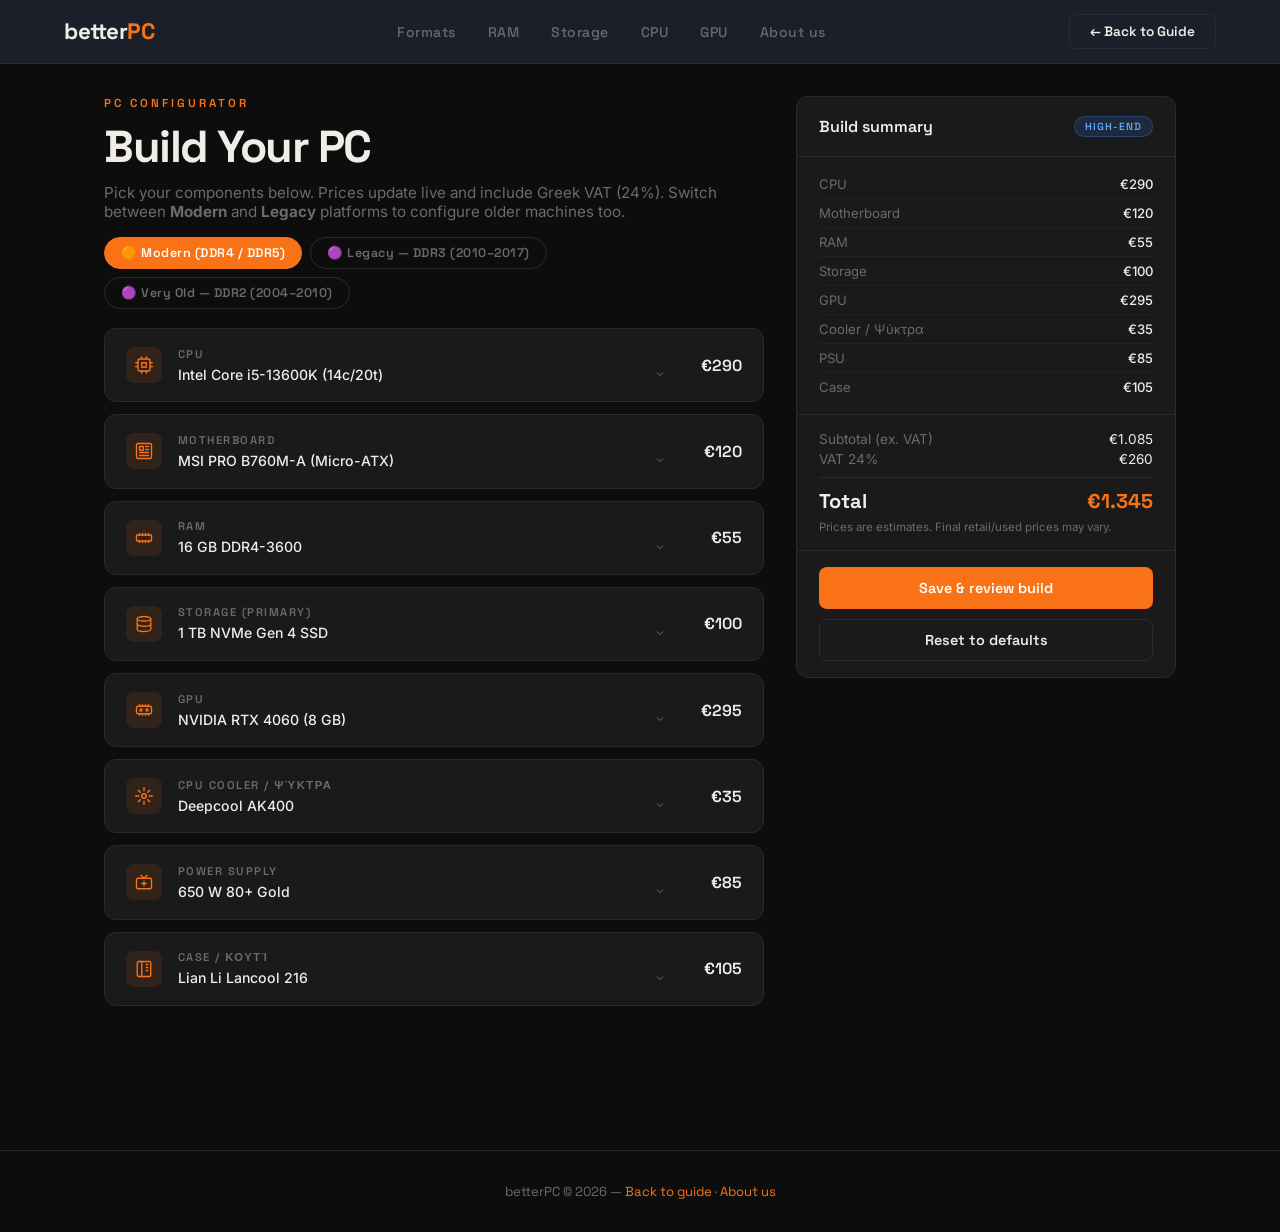
<file: build_only_en.html>
<!DOCTYPE html>
<html lang="en">
<head>
<meta charset="UTF-8" />
<meta name="viewport" content="width=device-width, initial-scale=1.0"/>
<title>betterPC — Build Your PC (EN only)</title>
<meta name="robots" content="noindex, nofollow">
<meta name="description" content="Configure your PC build with live pricing including Greek VAT. English-only variant of the betterPC build configurator.">
<link rel="icon" href="favicon.svg" type="image/svg+xml">
<link rel="preconnect" href="https://fonts.googleapis.com">
<link href="https://fonts.googleapis.com/css2?family=Space+Grotesk:wght@400;500;600;700&family=Inter:wght@400;500&display=swap" rel="stylesheet">
<link rel="stylesheet" href="style.css">
<style>
  /* Page-specific overrides and sections for build_only_en.html
     (shared reset, tokens, nav, footer live in style.css) */

  /* GENERATION TOGGLE */
  .gen-toggle-wrap { display: flex; gap: 0.5rem; margin-bottom: 1.2rem; flex-wrap: wrap; }
  .gen-btn { font-family: 'Space Grotesk', sans-serif; font-size: 0.78rem; font-weight: 600; padding: 7px 16px; border-radius: 20px; border: 1px solid var(--border); background: transparent; color: var(--muted); cursor: pointer; transition: all 0.2s; letter-spacing: 0.5px; }
  .gen-btn:hover { border-color: var(--accent2); color: var(--accent2); }
  .gen-btn.active { background: var(--accent); border-color: var(--accent); color: #fff; }
  .gen-btn.legacy-btn.active { background: var(--legacy2); border-color: var(--legacy2); color: #fff; }
  .legacy-note { font-size: 0.78rem; color: var(--legacy); background: rgba(167,139,250,0.08); border: 1px solid rgba(167,139,250,0.2); border-radius: 8px; padding: 0.6rem 1rem; margin-bottom: 1.2rem; display: none; }
  .legacy-note.visible { display: block; }

  /* PAGE LAYOUT */
  .page { max-width: 1200px; margin: 0 auto; padding: 96px 5% 80px; display: grid; grid-template-columns: 1fr 380px; gap: 2rem; align-items: start; }
  .page-eyebrow { font-family: 'Space Grotesk', sans-serif; font-size: 0.72rem; font-weight: 600; letter-spacing: 3px; text-transform: uppercase; color: var(--accent); margin-bottom: 0.5rem; }
  .page-title { font-family: 'Space Grotesk', sans-serif; font-size: clamp(2rem, 3.5vw, 3rem); font-weight: 700; letter-spacing: -1.5px; margin-bottom: 0.5rem; }
  .page-desc { font-size: 0.95rem; color: var(--muted); margin-bottom: 1rem; }

  /* PARTS */
  .parts-panel { display: flex; flex-direction: column; gap: 0.75rem; }
  .part-card { background: var(--card); border: 1px solid var(--border); border-radius: var(--radius); padding: 1.1rem 1.3rem; display: grid; grid-template-columns: 36px 1fr auto; align-items: center; gap: 1rem; transition: border-color 0.2s; }
  .part-card:hover { border-color: rgba(249,115,22,0.3); }
  .part-card.has-warning { border-color: rgba(234,179,8,0.45); }
  .part-card.legacy-card { border-color: rgba(167,139,250,0.2); }
  .part-card.legacy-card:hover { border-color: rgba(167,139,250,0.45); }
  .part-icon { width: 36px; height: 36px; border-radius: 8px; background: rgba(249,115,22,0.1); display: flex; align-items: center; justify-content: center; font-size: 18px; color: var(--accent); flex-shrink: 0; }
  .legacy-card .part-icon { background: rgba(167,139,250,0.1); color: var(--legacy); }
  .part-info { min-width: 0; }
  .part-label { font-family: 'Space Grotesk', sans-serif; font-size: 0.7rem; font-weight: 600; letter-spacing: 1.5px; text-transform: uppercase; color: var(--muted); margin-bottom: 3px; }
  .part-select { width: 100%; font-family: 'Inter', sans-serif; font-size: 0.88rem; font-weight: 500; color: var(--text); background: transparent; border: none; outline: none; cursor: pointer; appearance: none; padding-right: 1.2rem; background-image: url("data:image/svg+xml,%3Csvg xmlns='http://www.w3.org/2000/svg' width='12' height='12' viewBox='0 0 24 24' fill='none' stroke='%236B6B6B' stroke-width='2'%3E%3Cpolyline points='6 9 12 15 18 9'%3E%3C/polyline%3E%3C/svg%3E"); background-repeat: no-repeat; background-position: right 0 center; }
  .part-select option { background: #1a1a1a; color: var(--text); }
  .part-select optgroup { color: var(--muted); }
  .part-price { font-family: 'Space Grotesk', sans-serif; font-size: 1rem; font-weight: 600; color: var(--text); white-space: nowrap; text-align: right; min-width: 60px; }
  .part-price.zero { color: var(--muted); }
  .part-price.used { color: var(--legacy); }

  /* WARNINGS */
  .warnings-box { background: rgba(234,179,8,0.08); border: 1px solid rgba(234,179,8,0.25); border-radius: var(--radius); padding: 0.9rem 1.1rem; display: none; gap: 0.5rem; flex-direction: column; }
  .warnings-box.visible { display: flex; }
  .warn-item { font-size: 0.82rem; color: #fbbf24; display: flex; align-items: flex-start; gap: 0.5rem; }

  /* SUMMARY */
  .summary-panel { position: sticky; top: 80px; background: var(--card); border: 1px solid var(--border); border-radius: var(--radius); overflow: hidden; }
  .summary-header { padding: 1.2rem 1.4rem; border-bottom: 1px solid var(--border); display: flex; align-items: center; justify-content: space-between; }
  .summary-header h2 { font-family: 'Space Grotesk', sans-serif; font-size: 1rem; font-weight: 600; }
  .tier-pill { font-family: 'Space Grotesk', sans-serif; font-size: 0.65rem; font-weight: 600; letter-spacing: 1px; text-transform: uppercase; padding: 3px 10px; border-radius: 20px; }
  .tier-pill.budget { background: rgba(34,197,94,0.15); color: #4ade80; border: 1px solid rgba(34,197,94,0.3); }
  .tier-pill.mid    { background: rgba(249,115,22,0.15); color: var(--accent2); border: 1px solid rgba(249,115,22,0.3); }
  .tier-pill.high   { background: rgba(59,130,246,0.15); color: #60a5fa; border: 1px solid rgba(59,130,246,0.3); }
  .tier-pill.enthus { background: rgba(168,85,247,0.15); color: #c084fc; border: 1px solid rgba(168,85,247,0.3); }
  .tier-pill.legacy { background: rgba(167,139,250,0.12); color: var(--legacy); border: 1px solid rgba(167,139,250,0.3); }
  .breakdown-list { padding: 0.8rem 1.4rem; }
  .breakdown-row { display: flex; justify-content: space-between; align-items: baseline; padding: 6px 0; border-bottom: 1px solid rgba(255,255,255,0.04); font-size: 0.82rem; }
  .breakdown-row:last-child { border-bottom: none; }
  .br-name { color: var(--muted); }
  .br-val { color: var(--text); font-weight: 500; }
  .br-val.zero { color: var(--border); }
  .br-val.used { color: var(--legacy); }
  .summary-totals { border-top: 1px solid var(--border); padding: 1rem 1.4rem; }
  .total-row { display: flex; justify-content: space-between; font-size: 0.85rem; color: var(--muted); margin-bottom: 4px; }
  .total-row span:last-child { color: var(--text); }
  .total-row.grand { font-family: 'Space Grotesk', sans-serif; font-size: 1.25rem; font-weight: 700; color: var(--text); margin-top: 10px; padding-top: 10px; border-top: 1px solid var(--border); }
  .total-row.grand span:first-child { color: var(--text); }
  .total-row.grand span:last-child { color: var(--accent); }
  .vat-note { font-size: 0.72rem; color: var(--muted); margin-top: 6px; }
  .summary-footer { padding: 1rem 1.4rem; border-top: 1px solid var(--border); display: flex; flex-direction: column; gap: 0.6rem; }

  .btn-primary { font-family: 'Space Grotesk', sans-serif; font-weight: 600; padding: 12px; width: 100%; border-radius: 8px; background: var(--accent); color: #fff; border: none; cursor: pointer; font-size: 0.9rem; transition: background 0.2s, transform 0.15s; }
  .btn-primary:hover { background: var(--accent2); transform: translateY(-1px); }
  .btn-secondary { font-family: 'Space Grotesk', sans-serif; font-weight: 600; padding: 11px; width: 100%; border-radius: 8px; background: transparent; color: var(--text); border: 1px solid var(--border); cursor: pointer; font-size: 0.9rem; transition: border-color 0.2s, color 0.2s; }
  .btn-secondary:hover { border-color: var(--accent); color: var(--accent2); }

  /* MODAL */
  .modal-backdrop { display: none; position: fixed; inset: 0; z-index: 200; background: rgba(0,0,0,0.7); backdrop-filter: blur(4px); align-items: center; justify-content: center; padding: 1rem; }
  .modal-backdrop.open { display: flex; }
  .modal { background: var(--surface); border: 1px solid var(--border); border-radius: 16px; padding: 2rem; max-width: 520px; width: 100%; position: relative; max-height: 90vh; overflow-y: auto; }
  .modal h3 { font-family: 'Space Grotesk', sans-serif; font-size: 1.2rem; font-weight: 700; margin-bottom: 0.3rem; }
  .modal p { font-size: 0.88rem; color: var(--muted); margin-bottom: 1.4rem; }
  .modal-list { list-style: none; display: flex; flex-direction: column; gap: 0.5rem; margin-bottom: 1.5rem; }
  .modal-list li { font-size: 0.85rem; display: flex; justify-content: space-between; padding: 8px 12px; background: var(--card); border-radius: 8px; }
  .modal-list li span:first-child { color: var(--muted); }
  .modal-list li span:last-child { font-weight: 500; }
  .modal-total { font-family: 'Space Grotesk', sans-serif; font-size: 1.4rem; font-weight: 700; color: var(--accent); text-align: center; padding: 1rem; background: rgba(249,115,22,0.08); border: 1px solid rgba(249,115,22,0.2); border-radius: 10px; margin-bottom: 1.2rem; }
  .modal-close { position: absolute; top: 1rem; right: 1rem; background: none; border: none; color: var(--muted); cursor: pointer; font-size: 1.4rem; line-height: 1; padding: 4px 8px; border-radius: 6px; }
  .modal-close:hover { color: var(--text); background: var(--card); }
  .modal-actions { display: flex; gap: 0.6rem; }
  .modal-actions button { flex: 1; }

  /* FOOTER */
  footer { padding: 32px 5%; text-align: center; border-top: 1px solid var(--border); margin-top: 4rem; }
  footer p { font-family: 'Space Grotesk', sans-serif; font-size: 0.82rem; color: var(--muted); }

  /* RESPONSIVE */
  @media (max-width: 860px) {
    .page { grid-template-columns: 1fr; }
    .summary-panel { position: static; }
    .nav-links { display: none; }
  }
  @media (prefers-reduced-motion: reduce) {
    .part-card, .btn-primary { transition: none; }
  }
</style>
</head>
<body>

<nav class="navbar">
  <a class="logo" href="index.html">better<span>PC</span></a>
  <div class="nav-links">
    <a href="index.html#formats">Formats</a>
    <a href="index.html#ram">RAM</a>
    <a href="index.html#storage">Storage</a>
    <a href="index.html#cpu">CPU</a>
    <a href="index.html#gpu">GPU</a>
    <a href="about.html">About us</a>
  </div>
  <a class="back-btn" href="index.html">&#8592; Back to Guide</a>
</nav>

<div class="page">
  <div>
    <p class="page-eyebrow">PC Configurator</p>
    <h1 class="page-title">Build Your PC</h1>
    <p class="page-desc">Pick your components below. Prices update live and include Greek VAT (24%). Switch between <strong>Modern</strong> and <strong>Legacy</strong> platforms to configure older machines too.</p>

    <!-- GENERATION SWITCHER -->
    <div class="gen-toggle-wrap">
      <button class="gen-btn active" onclick="setGen('modern')">&#x1F7E0; Modern (DDR4 / DDR5)</button>
      <button class="gen-btn legacy-btn" onclick="setGen('ddr3')">&#x1F7E3; Legacy &mdash; DDR3 (2010&ndash;2017)</button>
      <button class="gen-btn legacy-btn" onclick="setGen('ddr2')">&#x1F7E3; Very Old &mdash; DDR2 (2004&ndash;2010)</button>
    </div>
    <div class="legacy-note" id="legacy-note">
      &#9888;&#65039; <strong>Ανακατασκευασμένα / Μεταχειρισμένα μέρη.</strong> Prices shown are rough second-hand estimates (Greek market). These platforms are no longer produced new &mdash; parts are sourced from older machines. Purple prices indicate used/refurbished parts.
    </div>

    <div class="parts-panel" id="parts-panel">

      <!-- CPU -->
      <div class="part-card" id="card-cpu">
        <div class="part-icon">
          <svg width="18" height="18" viewBox="0 0 24 24" fill="none" stroke="currentColor" stroke-width="1.8" stroke-linecap="round" stroke-linejoin="round"><rect x="4" y="4" width="16" height="16" rx="2"/><rect x="9" y="9" width="6" height="6"/><line x1="9" y1="1" x2="9" y2="4"/><line x1="15" y1="1" x2="15" y2="4"/><line x1="9" y1="20" x2="9" y2="23"/><line x1="15" y1="20" x2="15" y2="23"/><line x1="20" y1="9" x2="23" y2="9"/><line x1="20" y1="14" x2="23" y2="14"/><line x1="1" y1="9" x2="4" y2="9"/><line x1="1" y1="14" x2="4" y2="14"/></svg>
        </div>
        <div class="part-info">
          <div class="part-label">CPU</div>
          <select class="part-select" id="cpu" onchange="update()">
            <optgroup label="&#x25BA; Intel LGA1700 (12th/13th/14th Gen)" class="opt-modern">
              <option value="Intel Core i3-13100|130">Intel Core i3-13100 (4c/8t)</option>
              <option value="Intel Core i5-13400F|170">Intel Core i5-13400F (10c/16t)</option>
              <option value="Intel Core i5-13600K|290" selected>Intel Core i5-13600K (14c/20t)</option>
              <option value="Intel Core i7-13700K|420">Intel Core i7-13700K (16c/24t)</option>
              <option value="Intel Core i9-13900K|580">Intel Core i9-13900K (24c/32t)</option>
              <option value="Intel Core i9-14900KS|680">Intel Core i9-14900KS (24c/32t)</option>
            </optgroup>
            <optgroup label="&#x25BA; AMD AM5 (Ryzen 7000)" class="opt-modern">
              <option value="AMD Ryzen 5 7600X|240">AMD Ryzen 5 7600X (6c/12t)</option>
              <option value="AMD Ryzen 7 7700X|320">AMD Ryzen 7 7700X (8c/16t)</option>
              <option value="AMD Ryzen 9 7900X|430">AMD Ryzen 9 7900X (12c/24t)</option>
              <option value="AMD Ryzen 9 7950X|650">AMD Ryzen 9 7950X (16c/32t)</option>
            </optgroup>
            <optgroup label="&#x25BA; AMD AM4 (Ryzen 3000/5000)" class="opt-modern">
              <option value="AMD Ryzen 5 5600X|160">AMD Ryzen 5 5600X (6c/12t)</option>
              <option value="AMD Ryzen 7 5800X|220">AMD Ryzen 7 5800X (8c/16t)</option>
            </optgroup>
            <optgroup label="&#x25B6; Intel LGA1150 (Haswell 4th Gen) &mdash; Used" class="opt-ddr3">
              <option value="Intel Core i3-4130 (Used)|15">Intel Core i3-4130 (2c/4t) &mdash; &#956;&#949;&#964;&#945;&#967;.</option>
              <option value="Intel Core i5-4570 (Used)|25">Intel Core i5-4570 (4c/4t) &mdash; &#956;&#949;&#964;&#945;&#967;.</option>
              <option value="Intel Core i7-4770 (Used)|35">Intel Core i7-4770 (4c/8t) &mdash; &#956;&#949;&#964;&#945;&#967;.</option>
            </optgroup>
            <optgroup label="&#x25B6; Intel LGA1155 (Sandy/Ivy Bridge 2nd/3rd Gen) &mdash; Used" class="opt-ddr3">
              <option value="Intel Core i3-2100 (Used)|10">Intel Core i3-2100 (2c/4t) &mdash; &#956;&#949;&#964;&#945;&#967;.</option>
              <option value="Intel Core i5-2500K (Used)|18">Intel Core i5-2500K (4c/4t) &mdash; &#956;&#949;&#964;&#945;&#967;.</option>
              <option value="Intel Core i7-3770 (Used)|28">Intel Core i7-3770 (4c/8t) &mdash; &#956;&#949;&#964;&#945;&#967;.</option>
            </optgroup>
            <optgroup label="&#x25B6; AMD AM3+ (FX Piledriver/Vishera) &mdash; Used" class="opt-ddr3">
              <option value="AMD FX-4300 (Used)|12">AMD FX-4300 (4 cores) &mdash; &#956;&#949;&#964;&#945;&#967;.</option>
              <option value="AMD FX-6300 (Used)|18">AMD FX-6300 (6 cores) &mdash; &#956;&#949;&#964;&#945;&#967;.</option>
              <option value="AMD FX-8350 (Used)|25">AMD FX-8350 (8 cores) &mdash; &#956;&#949;&#964;&#945;&#967;.</option>
            </optgroup>
            <optgroup label="&#x25B6; Intel LGA775 (Core 2 Duo/Quad) &mdash; Used" class="opt-ddr2">
              <option value="Intel Core 2 Duo E8400 (Used)|8">Intel Core 2 Duo E8400 (2c) &mdash; &#956;&#949;&#964;&#945;&#967;.</option>
              <option value="Intel Core 2 Quad Q6600 (Used)|10">Intel Core 2 Quad Q6600 (4c) &mdash; &#956;&#949;&#964;&#945;&#967;.</option>
              <option value="Intel Core 2 Quad Q9550 (Used)|12">Intel Core 2 Quad Q9550 (4c) &mdash; &#956;&#949;&#964;&#945;&#967;.</option>
            </optgroup>
            <optgroup label="&#x25B6; AMD AM2/AM2+ (Athlon/Phenom) &mdash; Used" class="opt-ddr2">
              <option value="AMD Athlon 64 X2 5200+ (Used)|5">AMD Athlon 64 X2 5200+ (2c) &mdash; &#956;&#949;&#964;&#945;&#967;.</option>
              <option value="AMD Phenom II X4 940 (Used)|10">AMD Phenom II X4 940 (4c) &mdash; &#956;&#949;&#964;&#945;&#967;.</option>
            </optgroup>
          </select>
        </div>
        <div class="part-price" id="price-cpu">&#8364;290</div>
      </div>

      <!-- MOTHERBOARD -->
      <div class="part-card" id="card-mobo">
        <div class="part-icon">
          <svg width="18" height="18" viewBox="0 0 24 24" fill="none" stroke="currentColor" stroke-width="1.8" stroke-linecap="round" stroke-linejoin="round"><rect x="2" y="2" width="20" height="20" rx="2"/><rect x="6" y="6" width="5" height="5"/><path d="M14 6h4M14 10h4M6 14h12M6 18h12"/></svg>
        </div>
        <div class="part-info">
          <div class="part-label">Motherboard</div>
          <select class="part-select" id="mobo" onchange="update()">
            <optgroup label="&#x25BA; Intel LGA1700 (B660/B760/Z790)" class="opt-modern">
              <option value="Gigabyte B660M DS3H Micro-ATX|80">Gigabyte B660M DS3H (Micro-ATX)</option>
              <option value="MSI PRO B760M-A Micro-ATX|120" selected>MSI PRO B760M-A (Micro-ATX)</option>
              <option value="ASUS ROG Strix B760-F ATX|190">ASUS ROG Strix B760-F (ATX)</option>
              <option value="MSI MEG Z790 ACE ATX|380">MSI MEG Z790 ACE (ATX)</option>
            </optgroup>
            <optgroup label="&#x25BA; AMD AM5 (B650/X670)" class="opt-modern">
              <option value="MSI PRO B650M-A Micro-ATX|130">MSI PRO B650M-A (Micro-ATX)</option>
              <option value="ASUS TUF Gaming B650-Plus ATX|195">ASUS TUF Gaming B650-Plus (ATX)</option>
              <option value="Gigabyte X670E Aorus Master ATX|380">Gigabyte X670E Aorus Master (ATX)</option>
            </optgroup>
            <optgroup label="&#x25BA; AMD AM4 (B550/X570)" class="opt-modern">
              <option value="MSI B550M PRO-VDH Micro-ATX|90">MSI B550M PRO-VDH (Micro-ATX)</option>
              <option value="ASUS TUF Gaming B550-Plus ATX|145">ASUS TUF Gaming B550-Plus (ATX)</option>
            </optgroup>
            <optgroup label="&#x25B6; Intel LGA1150 (H81/B85/Z97) &mdash; Used" class="opt-ddr3">
              <option value="Gigabyte H81M LGA1150 Used|20">Gigabyte H81M (Micro-ATX) &mdash; &#956;&#949;&#964;&#945;&#967;.</option>
              <option value="ASUS B85M-G LGA1150 Used|28">ASUS B85M-G (Micro-ATX) &mdash; &#956;&#949;&#964;&#945;&#967;.</option>
              <option value="MSI Z97 PC Mate LGA1150 Used|35">MSI Z97 PC Mate (ATX) &mdash; &#956;&#949;&#964;&#945;&#967;.</option>
            </optgroup>
            <optgroup label="&#x25B6; Intel LGA1155 (H61/B75/Z77) &mdash; Used" class="opt-ddr3">
              <option value="Gigabyte H61M LGA1155 Used|15">Gigabyte H61M (Micro-ATX) &mdash; &#956;&#949;&#964;&#945;&#967;.</option>
              <option value="ASUS P8Z77-V LGA1155 Used|30">ASUS P8Z77-V (ATX) &mdash; &#956;&#949;&#964;&#945;&#967;.</option>
            </optgroup>
            <optgroup label="&#x25B6; AMD AM3+ (760G/870/990FX) &mdash; Used" class="opt-ddr3">
              <option value="Gigabyte 78LMT-USB3 AM3+ Used|18">Gigabyte 78LMT-USB3 (Micro-ATX) &mdash; &#956;&#949;&#964;&#945;&#967;.</option>
              <option value="ASUS M5A99FX PRO AM3+ Used|30">ASUS M5A99FX PRO (ATX) &mdash; &#956;&#949;&#964;&#945;&#967;.</option>
            </optgroup>
            <optgroup label="&#x25B6; Intel LGA775 (G31/G41/P45) &mdash; Used" class="opt-ddr2">
              <option value="Gigabyte G41M LGA775 Used|10">Gigabyte G41M (Micro-ATX) &mdash; &#956;&#949;&#964;&#945;&#967;.</option>
              <option value="ASUS P5Q LGA775 Used|12">ASUS P5Q (ATX) &mdash; &#956;&#949;&#964;&#945;&#967;.</option>
            </optgroup>
            <optgroup label="&#x25B6; AMD AM2/AM2+ (780G/790FX) &mdash; Used" class="opt-ddr2">
              <option value="Gigabyte MA790GP AM2+ Used|10">Gigabyte MA790GP (ATX) &mdash; &#956;&#949;&#964;&#945;&#967;.</option>
              <option value="ASUS M3A78-CM AM2+ Used|8">ASUS M3A78-CM (Micro-ATX) &mdash; &#956;&#949;&#964;&#945;&#967;.</option>
            </optgroup>
          </select>
        </div>
        <div class="part-price" id="price-mobo">&#8364;120</div>
      </div>

      <!-- RAM -->
      <div class="part-card" id="card-ram">
        <div class="part-icon">
          <svg width="18" height="18" viewBox="0 0 24 24" fill="none" stroke="currentColor" stroke-width="1.8" stroke-linecap="round" stroke-linejoin="round"><rect x="2" y="8" width="20" height="8" rx="1"/><path d="M6 8V6M10 8V6M14 8V6M18 8V6M6 16v2M10 16v2M14 16v2M18 16v2"/></svg>
        </div>
        <div class="part-info">
          <div class="part-label">RAM</div>
          <select class="part-select" id="ram" onchange="update()">
            <optgroup label="&#x25BA; DDR5 (Modern)" class="opt-modern">
              <option value="16 GB DDR5-5600|75">16 GB DDR5-5600</option>
              <option value="32 GB DDR5-6000|140">32 GB DDR5-6000</option>
              <option value="64 GB DDR5-6000|280">64 GB DDR5-6000</option>
            </optgroup>
            <optgroup label="&#x25BA; DDR4 (Modern)" class="opt-modern">
              <option value="8 GB DDR4-3200|30">8 GB DDR4-3200</option>
              <option value="16 GB DDR4-3600|55" selected>16 GB DDR4-3600</option>
              <option value="32 GB DDR4-3600|95">32 GB DDR4-3600</option>
              <option value="64 GB DDR4-3200|180">64 GB DDR4-3200</option>
            </optgroup>
            <optgroup label="&#x25B6; DDR3 (Legacy) &mdash; Used" class="opt-ddr3">
              <option value="4 GB DDR3-1333 Used|5">4 GB DDR3-1333 &mdash; &#956;&#949;&#964;&#945;&#967;.</option>
              <option value="8 GB DDR3-1600 Used|10">8 GB DDR3-1600 &mdash; &#956;&#949;&#964;&#945;&#967;.</option>
              <option value="16 GB DDR3-1600 Used|18">16 GB DDR3-1600 &mdash; &#956;&#949;&#964;&#945;&#967;.</option>
              <option value="32 GB DDR3-1600 Used|32">32 GB DDR3-1600 &mdash; &#956;&#949;&#964;&#945;&#967;.</option>
            </optgroup>
            <optgroup label="&#x25B6; DDR2 (Very Old) &mdash; Used" class="opt-ddr2">
              <option value="2 GB DDR2-800 Used|4">2 GB DDR2-800 &mdash; &#956;&#949;&#964;&#945;&#967;.</option>
              <option value="4 GB DDR2-800 Used|8">4 GB DDR2-800 &mdash; &#956;&#949;&#964;&#945;&#967;.</option>
              <option value="8 GB DDR2-1066 Used|14">8 GB DDR2-1066 &mdash; &#956;&#949;&#964;&#945;&#967;.</option>
            </optgroup>
          </select>
        </div>
        <div class="part-price" id="price-ram">&#8364;55</div>
      </div>

      <!-- STORAGE -->
      <div class="part-card" id="card-storage">
        <div class="part-icon">
          <svg width="18" height="18" viewBox="0 0 24 24" fill="none" stroke="currentColor" stroke-width="1.8" stroke-linecap="round" stroke-linejoin="round"><ellipse cx="12" cy="5" rx="9" ry="3"/><path d="M21 12c0 1.66-4 3-9 3s-9-1.34-9-3"/><path d="M3 5v14c0 1.66 4 3 9 3s9-1.34 9-3V5"/></svg>
        </div>
        <div class="part-info">
          <div class="part-label">Storage (primary)</div>
          <select class="part-select" id="storage" onchange="update()">
            <optgroup label="&#x25BA; NVMe Gen 4 (fastest)" class="opt-modern">
              <option value="1 TB NVMe Gen 4 SSD|100" selected>1 TB NVMe Gen 4 SSD</option>
              <option value="2 TB NVMe Gen 4 SSD|185">2 TB NVMe Gen 4 SSD</option>
              <option value="4 TB NVMe Gen 4 SSD|360">4 TB NVMe Gen 4 SSD</option>
            </optgroup>
            <optgroup label="&#x25BA; NVMe Gen 3" class="opt-modern">
              <option value="500 GB NVMe Gen 3 SSD|55">500 GB NVMe Gen 3 SSD</option>
              <option value="1 TB NVMe Gen 3 SSD|70">1 TB NVMe Gen 3 SSD</option>
            </optgroup>
            <optgroup label="&#x25BA; SATA SSD (Modern)" class="opt-modern">
              <option value="500 GB SATA SSD|45">500 GB SATA SSD</option>
              <option value="1 TB SATA SSD|75">1 TB SATA SSD</option>
            </optgroup>
            <optgroup label="&#x25B6; SATA SSD (Upgrade for DDR3 PC)" class="opt-ddr3">
              <option value="120 GB SATA SSD upgrade|20">120 GB SATA SSD &mdash; budget upgrade</option>
              <option value="240 GB SATA SSD|30">240 GB SATA SSD</option>
              <option value="500 GB SATA SSD budget|40">500 GB SATA SSD</option>
            </optgroup>
            <optgroup label="&#x25B6; HDD (DDR3 era)" class="opt-ddr3">
              <option value="500 GB HDD SATA|10">500 GB HDD SATA &mdash; &#956;&#949;&#964;&#945;&#967;./&#957;&#941;&#959;</option>
              <option value="1 TB HDD SATA|15">1 TB HDD SATA</option>
              <option value="2 TB HDD SATA|25">2 TB HDD SATA</option>
            </optgroup>
            <optgroup label="&#x25B6; SATA SSD (Upgrade for DDR2 PC)" class="opt-ddr2">
              <option value="120 GB SATA SSD DDR2|20">120 GB SATA SSD &mdash; &#956;&#949;&#947;&#940;&#955;&#951; &#946;&#949;&#955;&#964;&#943;&#969;&#963;&#951;</option>
              <option value="240 GB SATA SSD DDR2|30">240 GB SATA SSD</option>
            </optgroup>
            <optgroup label="&#x25B6; HDD (DDR2 era)" class="opt-ddr2">
              <option value="160 GB IDE/SATA HDD Used|5">160 GB IDE/SATA HDD &mdash; &#956;&#949;&#964;&#945;&#967;.</option>
              <option value="320 GB SATA HDD Used|8">320 GB SATA HDD &mdash; &#956;&#949;&#964;&#945;&#967;.</option>
              <option value="500 GB SATA HDD budget|10">500 GB SATA HDD</option>
            </optgroup>
          </select>
        </div>
        <div class="part-price" id="price-storage">&#8364;100</div>
      </div>

      <!-- GPU -->
      <div class="part-card" id="card-gpu">
        <div class="part-icon">
          <svg width="18" height="18" viewBox="0 0 24 24" fill="none" stroke="currentColor" stroke-width="1.8" stroke-linecap="round" stroke-linejoin="round"><rect x="2" y="7" width="20" height="10" rx="2"/><path d="M6 7V5M10 7V5M14 7V5M18 7V5M6 17v2M10 17v2M14 17v2M18 17v2"/><circle cx="8" cy="12" r="1.5"/><circle cx="16" cy="12" r="1.5"/></svg>
        </div>
        <div class="part-info">
          <div class="part-label">GPU</div>
          <select class="part-select" id="gpu" onchange="update()">
            <option value="No dedicated GPU integrated|0">No dedicated GPU (integrated only)</option>
            <optgroup label="&#x25BA; NVIDIA GeForce (Modern)" class="opt-modern">
              <option value="NVIDIA RTX 4060 8 GB|295" selected>NVIDIA RTX 4060 (8 GB)</option>
              <option value="NVIDIA RTX 4060 Ti 8 GB|390">NVIDIA RTX 4060 Ti (8 GB)</option>
              <option value="NVIDIA RTX 4070 12 GB|560">NVIDIA RTX 4070 (12 GB)</option>
              <option value="NVIDIA RTX 4070 Super 12 GB|620">NVIDIA RTX 4070 Super (12 GB)</option>
              <option value="NVIDIA RTX 4070 Ti Super 16 GB|800">NVIDIA RTX 4070 Ti Super (16 GB)</option>
              <option value="NVIDIA RTX 4080 Super 16 GB|1050">NVIDIA RTX 4080 Super (16 GB)</option>
              <option value="NVIDIA RTX 4090 24 GB|1800">NVIDIA RTX 4090 (24 GB)</option>
            </optgroup>
            <optgroup label="&#x25BA; AMD Radeon (Modern)" class="opt-modern">
              <option value="AMD Radeon RX 6600 8 GB|195">AMD Radeon RX 6600 (8 GB)</option>
              <option value="AMD Radeon RX 7600 8 GB|260">AMD Radeon RX 7600 (8 GB)</option>
              <option value="AMD Radeon RX 7700 XT 12 GB|370">AMD Radeon RX 7700 XT (12 GB)</option>
              <option value="AMD Radeon RX 7800 XT 16 GB|460">AMD Radeon RX 7800 XT (16 GB)</option>
              <option value="AMD Radeon RX 7900 XTX 24 GB|870">AMD Radeon RX 7900 XTX (24 GB)</option>
            </optgroup>
            <optgroup label="&#x25B6; NVIDIA (Used &mdash; DDR3 era)" class="opt-ddr3">
              <option value="NVIDIA GTX 750 Ti 2 GB Used|20">NVIDIA GTX 750 Ti (2 GB) &mdash; &#956;&#949;&#964;&#945;&#967;.</option>
              <option value="NVIDIA GTX 960 4 GB Used|30">NVIDIA GTX 960 (4 GB) &mdash; &#956;&#949;&#964;&#945;&#967;.</option>
              <option value="NVIDIA GTX 1060 6 GB Used|55">NVIDIA GTX 1060 (6 GB) &mdash; &#956;&#949;&#964;&#945;&#967;.</option>
              <option value="NVIDIA GTX 1070 8 GB Used|75">NVIDIA GTX 1070 (8 GB) &mdash; &#956;&#949;&#964;&#945;&#967;.</option>
            </optgroup>
            <optgroup label="&#x25B6; AMD (Used &mdash; DDR3 era)" class="opt-ddr3">
              <option value="AMD RX 470 4 GB Used|30">AMD RX 470 (4 GB) &mdash; &#956;&#949;&#964;&#945;&#967;.</option>
              <option value="AMD RX 570 8 GB Used|35">AMD RX 570 (8 GB) &mdash; &#956;&#949;&#964;&#945;&#967;.</option>
              <option value="AMD RX 580 8 GB Used|45">AMD RX 580 (8 GB) &mdash; &#956;&#949;&#964;&#945;&#967;.</option>
            </optgroup>
            <optgroup label="&#x25B6; NVIDIA (Used &mdash; DDR2 era)" class="opt-ddr2">
              <option value="NVIDIA GTS 450 1 GB Used|8">NVIDIA GTS 450 (1 GB) &mdash; &#956;&#949;&#964;&#945;&#967;.</option>
              <option value="NVIDIA GTX 560 Ti 1 GB Used|10">NVIDIA GTX 560 Ti (1 GB) &mdash; &#956;&#949;&#964;&#945;&#967;.</option>
              <option value="NVIDIA GTX 750 Ti 2 GB Used ddr2|20">NVIDIA GTX 750 Ti (2 GB) &mdash; &#956;&#949;&#964;&#945;&#967;.</option>
            </optgroup>
            <optgroup label="&#x25B6; AMD (Used &mdash; DDR2 era)" class="opt-ddr2">
              <option value="AMD HD 5770 1 GB Used|6">AMD HD 5770 (1 GB) &mdash; &#956;&#949;&#964;&#945;&#967;.</option>
              <option value="AMD HD 6870 1 GB Used|8">AMD HD 6870 (1 GB) &mdash; &#956;&#949;&#964;&#945;&#967;.</option>
            </optgroup>
          </select>
        </div>
        <div class="part-price" id="price-gpu">&#8364;295</div>
      </div>

      <!-- COOLER -->
      <div class="part-card" id="card-cooler">
        <div class="part-icon">
          <svg width="18" height="18" viewBox="0 0 24 24" fill="none" stroke="currentColor" stroke-width="1.8" stroke-linecap="round" stroke-linejoin="round"><circle cx="12" cy="12" r="3"/><path d="M12 1v4M12 19v4M4.22 4.22l2.83 2.83M16.95 16.95l2.83 2.83M1 12h4M19 12h4M4.22 19.78l2.83-2.83M16.95 7.05l2.83-2.83"/></svg>
        </div>
        <div class="part-info">
          <div class="part-label">CPU Cooler / &#936;&#973;&#954;&#964;&#961;&#945;</div>
          <select class="part-select" id="cooler" onchange="update()">
            <optgroup label="&#x25BA; Air Coolers (Modern)" class="opt-modern">
              <option value="Stock Boxed cooler|0">Stock / Boxed cooler (if included)</option>
              <option value="Be Quiet! Pure Rock 2|30">Be Quiet! Pure Rock 2</option>
              <option value="Deepcool AK400|35" selected>Deepcool AK400</option>
              <option value="Noctua NH-U12S|65">Noctua NH-U12S</option>
              <option value="Noctua NH-D15|90">Noctua NH-D15 (dual-tower)</option>
              <option value="Be Quiet! Dark Rock Pro 4|75">Be Quiet! Dark Rock Pro 4</option>
            </optgroup>
            <optgroup label="&#x25BA; AIO Liquid Coolers (Modern)" class="opt-modern">
              <option value="Corsair H100i 240mm AIO|120">Corsair H100i 240mm AIO</option>
              <option value="Arctic Liquid Freezer III 280mm|110">Arctic Liquid Freezer III 280mm</option>
              <option value="NZXT Kraken 360mm AIO|180">NZXT Kraken 360mm AIO</option>
              <option value="Corsair H150i 360mm AIO|190">Corsair H150i Elite 360mm AIO</option>
            </optgroup>
            <optgroup label="&#x25B6; &#936;&#973;&#954;&#964;&#961;&#949;&#962; (DDR3 era &mdash; heatsink / &#968;&#973;&#954;&#964;&#961;&#945; &#956;&#972;&#957;&#959;)" class="opt-ddr3">
              <option value="Stock boxed heatsink LGA1150 LGA1155|0">Stock boxed &#968;&#973;&#954;&#964;&#961;&#945; (LGA1150/1155) &mdash; included</option>
              <option value="Intel AMD OEM heatsink Used|5">Intel/AMD OEM &#968;&#973;&#954;&#964;&#961;&#945; &mdash; &#956;&#949;&#964;&#945;&#967;.</option>
              <option value="Cooler Master Hyper 212 Evo|18">Cooler Master Hyper 212 Evo (&#968;&#973;&#954;&#964;&#961;&#945; + &#945;&#957;&#949;&#956;.</option>
              <option value="Deepcool GAMMAXX 300|12">Deepcool Gammaxx 300 (&#968;&#973;&#954;&#964;&#961;&#945;)</option>
              <option value="Zalman CNPS9900 Used|10">Zalman CNPS9900 &mdash; &#956;&#949;&#964;&#945;&#967;. (&#968;&#973;&#954;&#964;&#961;&#945;)</option>
              <option value="Noctua NH-U9B SE2 Used|15">Noctua NH-U9B SE2 &mdash; &#956;&#949;&#964;&#945;&#967;. (&#968;&#973;&#954;&#964;&#961;&#945;)</option>
            </optgroup>
            <optgroup label="&#x25B6; &#936;&#973;&#954;&#964;&#961;&#949;&#962; (DDR2 era &mdash; heatsink only, &#960;&#945;&#955;&#953;&#972;&#964;&#949;&#961;&#949;&#962;)" class="opt-ddr2">
              <option value="Stock LGA775 boxed heatsink|0">Stock LGA775 &#968;&#973;&#954;&#964;&#961;&#945; &mdash; included</option>
              <option value="Zalman CNPS7500 used heatsink|8">Zalman CNPS7500 &mdash; &#956;&#949;&#964;&#945;&#967;. &#968;&#973;&#954;&#964;&#961;&#945;</option>
              <option value="Thermaltake BigTyp 775 heatsink|10">Thermaltake BigTyp (&#968;&#973;&#954;&#964;&#961;&#945;) &mdash; &#956;&#949;&#964;&#945;&#967;.</option>
              <option value="Arctic Freezer 7 Pro heatsink|10">Arctic Freezer 7 Pro (&#968;&#973;&#954;&#964;&#961;&#945;) &mdash; &#956;&#949;&#964;&#945;&#967;.</option>
              <option value="Scythe Ninja Rev B heatsink Used|12">Scythe Ninja Rev B &mdash; &#956;&#949;&#964;&#945;&#967;. &#968;&#973;&#954;&#964;&#961;&#945;</option>
            </optgroup>
          </select>
        </div>
        <div class="part-price" id="price-cooler">&#8364;35</div>
      </div>

      <!-- PSU -->
      <div class="part-card" id="card-psu">
        <div class="part-icon">
          <svg width="18" height="18" viewBox="0 0 24 24" fill="none" stroke="currentColor" stroke-width="1.8" stroke-linecap="round" stroke-linejoin="round"><rect x="2" y="7" width="20" height="14" rx="2"/><path d="M16 3l-4 4-4-4"/><path d="M12 11v6M9 14h6"/></svg>
        </div>
        <div class="part-info">
          <div class="part-label">Power Supply</div>
          <select class="part-select" id="psu" onchange="update()">
            <optgroup label="&#x25BA; Modern PSU (new)" class="opt-modern">
              <option value="450 W 80+ Bronze|50">450 W 80+ Bronze</option>
              <option value="550 W 80+ Gold|70">550 W 80+ Gold</option>
              <option value="650 W 80+ Gold|85" selected>650 W 80+ Gold</option>
              <option value="750 W 80+ Gold|100">750 W 80+ Gold</option>
              <option value="850 W 80+ Gold|120">850 W 80+ Gold</option>
              <option value="850 W 80+ Platinum|155">850 W 80+ Platinum</option>
              <option value="1000 W 80+ Platinum|180">1000 W 80+ Platinum</option>
              <option value="1200 W 80+ Titanium|260">1200 W 80+ Titanium</option>
            </optgroup>
            <optgroup label="&#x25B6; PSU (Used &mdash; DDR3 era)" class="opt-ddr3">
              <option value="300 W Generic PSU Used|10">300 W Generic &mdash; &#956;&#949;&#964;&#945;&#967;.</option>
              <option value="400 W 80+ Bronze Used|15">400 W 80+ Bronze &mdash; &#956;&#949;&#964;&#945;&#967;.</option>
              <option value="500 W 80+ Bronze Used|20">500 W 80+ Bronze &mdash; &#956;&#949;&#964;&#945;&#967;.</option>
              <option value="600 W 80+ Gold Used|28">600 W 80+ Gold &mdash; &#956;&#949;&#964;&#945;&#967;.</option>
            </optgroup>
            <optgroup label="&#x25B6; PSU (Used &mdash; DDR2 era)" class="opt-ddr2">
              <option value="250 W Generic ATX PSU Used|8">250 W Generic ATX &mdash; &#956;&#949;&#964;&#945;&#967;.</option>
              <option value="350 W Generic PSU Used|10">350 W Generic &mdash; &#956;&#949;&#964;&#945;&#967;.</option>
              <option value="450 W Bronze PSU Used|15">450 W Bronze &mdash; &#956;&#949;&#964;&#945;&#967;.</option>
            </optgroup>
          </select>
        </div>
        <div class="part-price" id="price-psu">&#8364;85</div>
      </div>

      <!-- CASE -->
      <div class="part-card" id="card-case">
        <div class="part-icon">
          <svg width="18" height="18" viewBox="0 0 24 24" fill="none" stroke="currentColor" stroke-width="1.8" stroke-linecap="round" stroke-linejoin="round"><rect x="3" y="2" width="18" height="20" rx="2"/><path d="M9 2v20M15 6h2M15 10h2M15 14h2"/></svg>
        </div>
        <div class="part-info">
          <div class="part-label">Case / &#922;&#959;&#965;&#964;&#943;</div>
          <select class="part-select" id="case_pc" onchange="update()">
            <optgroup label="&#x25BA; Micro-ATX / Mini-ITX" class="opt-modern">
              <option value="Fractal Design Node 804 Micro-ATX|65">Fractal Design Node 804 (Micro-ATX)</option>
              <option value="Cooler Master NR400 Micro-ATX|70">Cooler Master NR400 (Micro-ATX)</option>
            </optgroup>
            <optgroup label="&#x25BA; Mid-Tower ATX" class="opt-modern">
              <option value="Fractal Design Pop Air|75">Fractal Design Pop Air</option>
              <option value="Lian Li Lancool 216|105" selected>Lian Li Lancool 216</option>
              <option value="Be Quiet! Pure Base 500DX|110">Be Quiet! Pure Base 500DX</option>
              <option value="NZXT H7 Flow|140">NZXT H7 Flow</option>
              <option value="Fractal Design Torrent|160">Fractal Design Torrent</option>
            </optgroup>
            <optgroup label="&#x25BA; Full-Tower ATX" class="opt-modern">
              <option value="Lian Li O11 Dynamic EVO|180">Lian Li O11 Dynamic EVO</option>
              <option value="Be Quiet! Dark Base 900 Pro|230">Be Quiet! Dark Base 900 Pro</option>
              <option value="Corsair iCUE 7000X RGB|240">Corsair iCUE 7000X RGB</option>
            </optgroup>
            <optgroup label="&#x25B6; &#922;&#959;&#965;&#964;&#943; (Used/Budget &mdash; DDR3 era)" class="opt-ddr3">
              <option value="Generic Micro-ATX tower Used|5">Generic Micro-ATX &#954;&#959;&#965;&#964;&#943; &mdash; &#956;&#949;&#964;&#945;&#967;.</option>
              <option value="Generic ATX Mid-Tower Used|8">Generic ATX Mid-Tower &mdash; &#956;&#949;&#964;&#945;&#967;.</option>
              <option value="Cooler Master Elite 430 Used|12">Cooler Master Elite 430 &mdash; &#956;&#949;&#964;&#945;&#967;.</option>
              <option value="Antec Three Hundred Used|15">Antec Three Hundred &mdash; &#956;&#949;&#964;&#945;&#967;.</option>
            </optgroup>
            <optgroup label="&#x25B6; &#922;&#959;&#965;&#964;&#943; (Used &mdash; DDR2 era)" class="opt-ddr2">
              <option value="Old ATX mid-tower Used|5">&#928;&#945;&#955;&#953;&#972; ATX &#954;&#959;&#965;&#964;&#943; &mdash; &#956;&#949;&#964;&#945;&#967;.</option>
              <option value="Codegen OEM Generic ATX Used|4">OEM/Generic ATX (Codegen &#954;&#964;&#955;) &mdash; &#956;&#949;&#964;&#945;&#967;.</option>
              <option value="Chieftec Antec value Used|8">Chieftec / Antec value &mdash; &#956;&#949;&#964;&#945;&#967;.</option>
            </optgroup>
          </select>
        </div>
        <div class="part-price" id="price-case_pc">&#8364;105</div>
      </div>

    </div>

    <!-- WARNINGS -->
    <div class="warnings-box" id="warnings-box" style="margin-top:1rem"></div>
  </div>

  <!-- RIGHT: SUMMARY PANEL -->
  <div class="summary-panel">
    <div class="summary-header">
      <h2>Build summary</h2>
      <span class="tier-pill mid" id="tier-pill">Mid-range</span>
    </div>
    <div class="breakdown-list" id="breakdown-list"></div>
    <div class="summary-totals">
      <div class="total-row"><span>Subtotal (ex. VAT)</span><span id="sum-ex">&mdash;</span></div>
      <div class="total-row"><span>VAT 24%</span><span id="sum-vat">&mdash;</span></div>
      <div class="total-row grand"><span>Total</span><span id="sum-total">&mdash;</span></div>
      <p class="vat-note">Prices are estimates. Final retail/used prices may vary.</p>
    </div>
    <div class="summary-footer">
      <button class="btn-primary" onclick="openModal()">Save &amp; review build</button>
      <button class="btn-secondary" onclick="resetBuild()">Reset to defaults</button>
    </div>
  </div>
</div>

<!-- MODAL -->
<div class="modal-backdrop" id="modal-backdrop" onclick="closeModalBg(event)">
  <div class="modal">
    <button class="modal-close" onclick="closeModal()" aria-label="Close">&#10005;</button>
    <h3>Your build</h3>
    <p>Here's a summary of your selected configuration.</p>
    <ul class="modal-list" id="modal-list"></ul>
    <div class="modal-total" id="modal-total"></div>
    <div class="modal-actions">
      <button class="btn-secondary" onclick="copyBuild()">Copy to clipboard</button>
      <button class="btn-primary" onclick="closeModal()">Close</button>
    </div>
  </div>
</div>

<footer>
  <p>betterPC &copy; 2026 &mdash; <a href="index.html" style="color:var(--accent);text-decoration:none;">Back to guide</a> &middot; <a href="about.html" style="color:var(--accent);text-decoration:none;">About us</a></p>
</footer>

<script>
const PARTS = [
  { id:'cpu',      label:'CPU' },
  { id:'mobo',     label:'Motherboard' },
  { id:'ram',      label:'RAM' },
  { id:'storage',  label:'Storage' },
  { id:'gpu',      label:'GPU' },
  { id:'cooler',   label:'Cooler / &#936;&#973;&#954;&#964;&#961;&#945;' },
  { id:'psu',      label:'PSU' },
  { id:'case_pc',  label:'Case' },
];

const VAT = 0.24;
const fmt = v => '\u20AC' + Math.round(v).toLocaleString('el-GR');

let currentGen = 'modern';

function setGen(gen) {
  currentGen = gen;
  document.querySelectorAll('.gen-btn').forEach((b,i) => b.classList.remove('active'));
  const map = { modern:0, ddr3:1, ddr2:2 };
  document.querySelectorAll('.gen-btn')[map[gen]].classList.add('active');

  const note = document.getElementById('legacy-note');
  note.className = 'legacy-note' + (gen !== 'modern' ? ' visible' : '');

  document.querySelectorAll('.part-card').forEach(c => {
    c.classList.toggle('legacy-card', gen !== 'modern');
  });

  // Auto-select first matching option per gen
  PARTS.forEach(p => {
    const sel = document.getElementById(p.id);
    for (let opt of Array.from(sel.options)) {
      if (!opt.value || !opt.value.includes('|')) continue;
      const grp = opt.parentElement;
      if (!grp || grp.tagName !== 'OPTGROUP') continue;
      const cls = grp.className || '';
      if (gen === 'modern' && cls.includes('opt-modern')) { sel.value = opt.value; break; }
      if (gen === 'ddr3'   && cls.includes('opt-ddr3'))   { sel.value = opt.value; break; }
      if (gen === 'ddr2'   && cls.includes('opt-ddr2'))   { sel.value = opt.value; break; }
    }
  });
  update();
}

function parse(id) {
  const parts = document.getElementById(id).value.split('|');
  return { name: parts[0], price: parseFloat(parts[1]) || 0 };
}

function isUsed(id) {
  const v = document.getElementById(id).value;
  return v.includes('Used') || currentGen !== 'modern';
}

function update() {
  let sub = 0;
  const rows = [];

  PARTS.forEach(p => {
    const { name, price } = parse(p.id);
    const used = isUsed(p.id);
    sub += price;
    rows.push({ label: p.label, name, price, used });
    const el = document.getElementById('price-' + p.id);
    el.textContent = price === 0 ? '\u2014' : fmt(price);
    el.className = 'part-price' + (price === 0 ? ' zero' : (used ? ' used' : ''));
  });

  const vat   = sub * VAT;
  const total = sub + vat;
  document.getElementById('sum-ex').textContent    = fmt(sub);
  document.getElementById('sum-vat').textContent   = fmt(vat);
  document.getElementById('sum-total').textContent = fmt(total);

  let tier, tierClass;
  if      (currentGen === 'ddr2')   { tier = 'Legacy DDR2';  tierClass = 'legacy'; }
  else if (currentGen === 'ddr3')   { tier = 'Legacy DDR3';  tierClass = 'legacy'; }
  else if (total < 650)             { tier = 'Budget';        tierClass = 'budget'; }
  else if (total < 1300)            { tier = 'Mid-range';     tierClass = 'mid'; }
  else if (total < 2500)            { tier = 'High-end';      tierClass = 'high'; }
  else                              { tier = 'Enthusiast';    tierClass = 'enthus'; }

  const pill = document.getElementById('tier-pill');
  pill.textContent = tier;
  pill.className = 'tier-pill ' + tierClass;

  document.getElementById('breakdown-list').innerHTML = rows.map(r =>
    '<div class="breakdown-row">' +
    '<span class="br-name">' + r.label + '</span>' +
    '<span class="br-val' + (r.price===0?' zero':(r.used?' used':'')) + '">' +
    (r.price===0?'\u2014':fmt(r.price)) + '</span></div>'
  ).join('');

  // Compatibility warnings
  const cpuVal  = document.getElementById('cpu').value;
  const moboVal = document.getElementById('mobo').value;
  const gpuP    = parse('gpu').price;
  const psuStr  = document.getElementById('psu').value;
  const psuW    = parseInt(psuStr) || 0;
  const warns   = [];

  if (currentGen === 'modern') {
    const iCPU  = cpuVal.includes('Intel');
    const aCPU  = cpuVal.includes('AMD');
    const iMobo = moboVal.includes('B660') || moboVal.includes('B760') || moboVal.includes('Z790');
    const aAM5  = moboVal.includes('B650') || moboVal.includes('X670');
    const aAM4  = moboVal.includes('B550') || moboVal.includes('X570');
    if (iCPU && (aAM5||aAM4))  warns.push('\u26A0 CPU\u2013Motherboard mismatch: Intel CPU requires LGA1700 (B660/B760/Z790).');
    if (aCPU && iMobo)         warns.push('\u26A0 CPU\u2013Motherboard mismatch: AMD CPU requires AM4 or AM5 board.');
    if (gpuP>=800 && psuW<850) warns.push('\u26A0 High-end GPU \u2014 recommend at least 850 W PSU.');
    else if (gpuP>=500 && psuW<750) warns.push('\u26A0 This GPU may need at least a 750 W PSU.');
  }
  if (currentGen === 'ddr3') {
    const h4cpu   = cpuVal.includes('i3-4')||cpuVal.includes('i5-4')||cpuVal.includes('i7-4');
    const h3cpu   = cpuVal.includes('i3-2')||cpuVal.includes('i5-2')||cpuVal.includes('i7-3');
    const fxcpu   = cpuVal.includes('FX-');
    const h4mobo  = moboVal.includes('H81')||moboVal.includes('B85')||moboVal.includes('Z97')||moboVal.includes('LGA1150');
    const h3mobo  = moboVal.includes('H61')||moboVal.includes('B75')||moboVal.includes('Z77')||moboVal.includes('LGA1155');
    const am3mobo = moboVal.includes('AM3+')||moboVal.includes('78LMT')||moboVal.includes('M5A99');
    if (h4cpu && !h4mobo) warns.push('\u26A0 Haswell CPU (LGA1150) needs an LGA1150 motherboard (H81/B85/Z97).');
    if (h3cpu && !h3mobo) warns.push('\u26A0 Sandy/Ivy Bridge (LGA1155) needs an LGA1155 board (H61/B75/Z77).');
    if (fxcpu && !am3mobo) warns.push('\u26A0 AMD FX (AM3+) needs an AM3+ motherboard (760G/870/990FX).');
    if (psuW < 300) warns.push('\u26A0 For a DDR3 build with discrete GPU, ensure PSU is at least 300\u2013400 W.');
  }
  if (currentGen === 'ddr2') {
    warns.push('\u2139\uFE0F DDR2 platforms are very old. Suitable for basic office/internet use only.');
    if (psuW < 250) warns.push('\u26A0 Ensure PSU is at least 250 W for DDR2-era system.');
  }

  const wbox = document.getElementById('warnings-box');
  wbox.innerHTML = warns.map(w => '<div class="warn-item">' + w + '</div>').join('');
  wbox.className = 'warnings-box' + (warns.length ? ' visible' : '');

  if (currentGen === 'modern') {
    const cpuV2  = document.getElementById('cpu').value;
    const moboV2 = document.getElementById('mobo').value;
    const iC2    = cpuV2.includes('Intel'), aC2 = cpuV2.includes('AMD');
    const iM2    = moboV2.includes('B660')||moboV2.includes('B760')||moboV2.includes('Z790');
    const aA52   = moboV2.includes('B650')||moboV2.includes('X670');
    const aA42   = moboV2.includes('B550')||moboV2.includes('X570');
    [document.getElementById('card-cpu'), document.getElementById('card-mobo')].forEach(c =>
      c.classList.toggle('has-warning', (iC2&&(aA52||aA42))||(aC2&&iM2))
    );
    [document.getElementById('card-gpu'), document.getElementById('card-psu')].forEach(c =>
      c.classList.toggle('has-warning', (gpuP>=800&&psuW<850)||(gpuP>=500&&psuW<750))
    );
  }
}

function openModal() {
  const rows = PARTS.map(p => { const {name,price}=parse(p.id); return {label:p.label,name,price}; });
  const sub   = rows.reduce((a,r)=>a+r.price,0);
  const total = sub*(1+VAT);
  document.getElementById('modal-list').innerHTML = rows.map(r=>
    '<li><span>'+r.label+'</span><span>'+(r.price===0?'\u2014':fmt(r.price))+'</span></li>'
  ).join('');
  document.getElementById('modal-total').innerHTML =
    'Estimated total: <strong>'+fmt(total)+'</strong> incl. VAT<br><small style="font-size:0.7rem;opacity:0.7">Platform: '+currentGen.toUpperCase()+'</small>';
  document.getElementById('modal-backdrop').classList.add('open');
}
function closeModal() { document.getElementById('modal-backdrop').classList.remove('open'); }
function closeModalBg(e) { if(e.target===document.getElementById('modal-backdrop')) closeModal(); }
function copyBuild() {
  const rows = PARTS.map(p=>{const{name,price}=parse(p.id);return p.label+': '+name+(price?' ('+fmt(price)+')':'');});
  const sub = PARTS.reduce((a,p)=>a+parse(p.id).price,0);
  rows.push('','Platform: '+currentGen.toUpperCase(),'Total (incl. 24% VAT): '+fmt(sub*(1+VAT)));
  navigator.clipboard.writeText(rows.join('\n'));
  const btn=document.querySelector('.modal-actions .btn-secondary');
  btn.textContent='Copied!';
  setTimeout(()=>btn.textContent='Copy to clipboard',2000);
}
function resetBuild() { setGen('modern'); }
update();
</script>
</body>
</html>
</file>
<file: style.css>
/* ============================================================
   betterPC Greece — shared stylesheet
   Common chrome (reset, design tokens, nav, footer, buttons)
   used by about.html and build.html. Page-specific styles
   (hero, cards, sections unique to a page) stay in that
   page's own <style> block.
   ============================================================ */

*, *::before, *::after { box-sizing: border-box; margin: 0; padding: 0; }

:root {
  --bg:      #0d0d0d;
  --surface: #141414;
  --card:    #1a1a1a;
  --border:  #2a2a2a;
  --accent:  #F97316;
  --accent2: #FB923C;
  --text:    #F0EDE8;
  --muted:   #6B6B6B;
  --radius:  12px;
  --legacy:  #a78bfa;
  --legacy2: #7c3aed;
}

html { scroll-behavior: smooth; }

body {
  font-family: 'Inter', sans-serif;
  background: var(--bg);
  color: var(--text);
  overflow-x: hidden;
  min-height: 100vh;
}

/* NAV */
.navbar {
  position: fixed;
  top: 0; left: 0; right: 0;
  z-index: 100;
  display: flex;
  align-items: center;
  justify-content: space-between;
  padding: 0 5%;
  height: 64px;
  background: #1a1f29;
  backdrop-filter: blur(16px);
  border-bottom: 1px solid rgba(249,115,22,0.15);
}
.logo {
  font-family: 'Space Grotesk', sans-serif;
  font-size: 1.4rem;
  font-weight: 700;
  letter-spacing: -0.5px;
  color: var(--text);
  text-decoration: none;
}
.logo span { color: var(--accent); }
.nav-right { display: flex; align-items: center; gap: 1.5rem; }
.nav-links { display: flex; gap: 2rem; }
.nav-links a {
  font-family: 'Space Grotesk', sans-serif;
  font-size: 0.875rem;
  font-weight: 500;
  text-decoration: none;
  color: var(--muted);
  letter-spacing: 0.5px;
  transition: color 0.2s;
}
.nav-links a:hover, .nav-links a.active { color: var(--accent2); }

/* LANG SELECT */
.lang-select {
  background: var(--surface);
  color: var(--text);
  border: 1px solid var(--border);
  padding: 6px 10px;
  border-radius: 6px;
  font-family: 'Space Grotesk', sans-serif;
  font-size: 0.85rem;
  cursor: pointer;
  outline: none;
}
.lang-select:focus { border-color: var(--accent); }

.back-btn {
  font-family: 'Space Grotesk', sans-serif;
  font-size: 0.85rem;
  font-weight: 600;
  padding: 8px 20px;
  border-radius: 6px;
  background: transparent;
  color: var(--text);
  text-decoration: none;
  border: 1px solid var(--border);
  transition: border-color 0.2s, color 0.2s;
}
.back-btn:hover { border-color: var(--accent); color: var(--accent2); }

/* FOOTER (base — pages may override spacing) */
footer {
  padding: 32px 5%;
  text-align: center;
  border-top: 1px solid var(--border);
  color: var(--muted);
}
</file>
